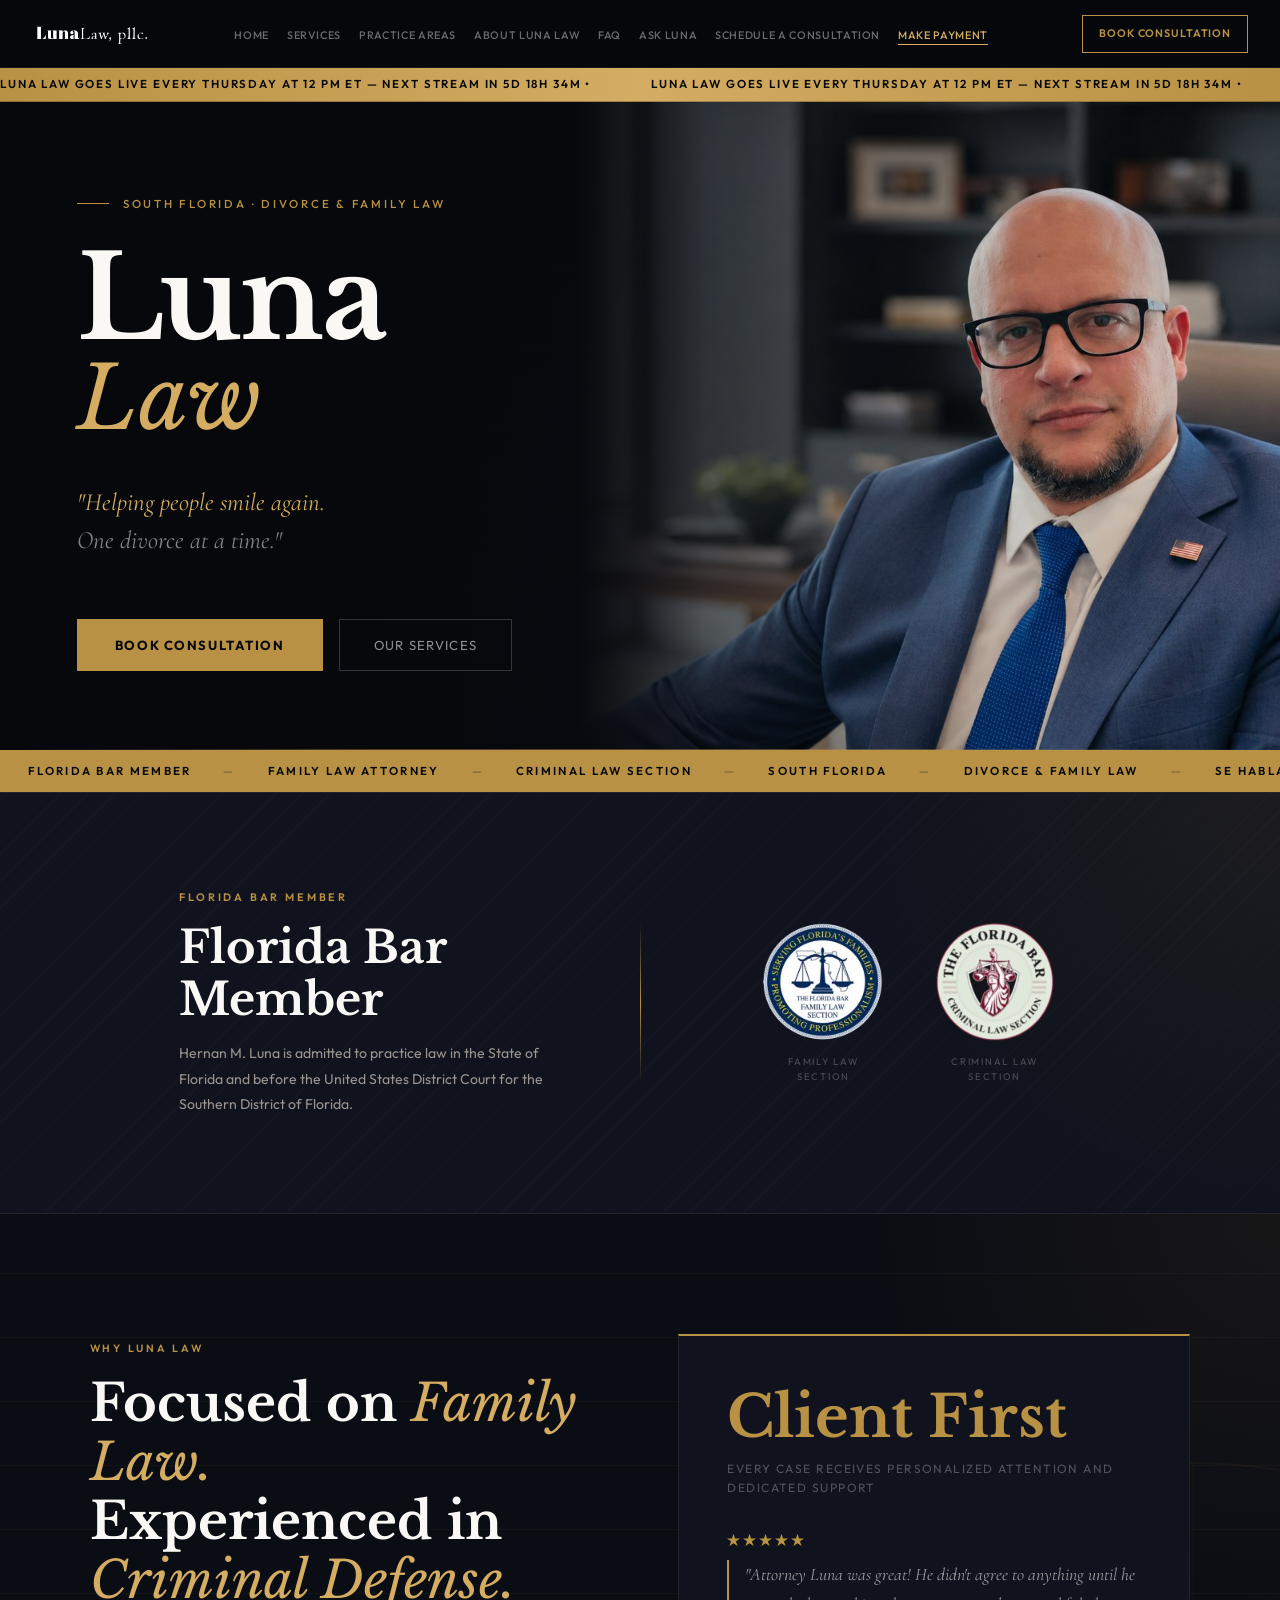
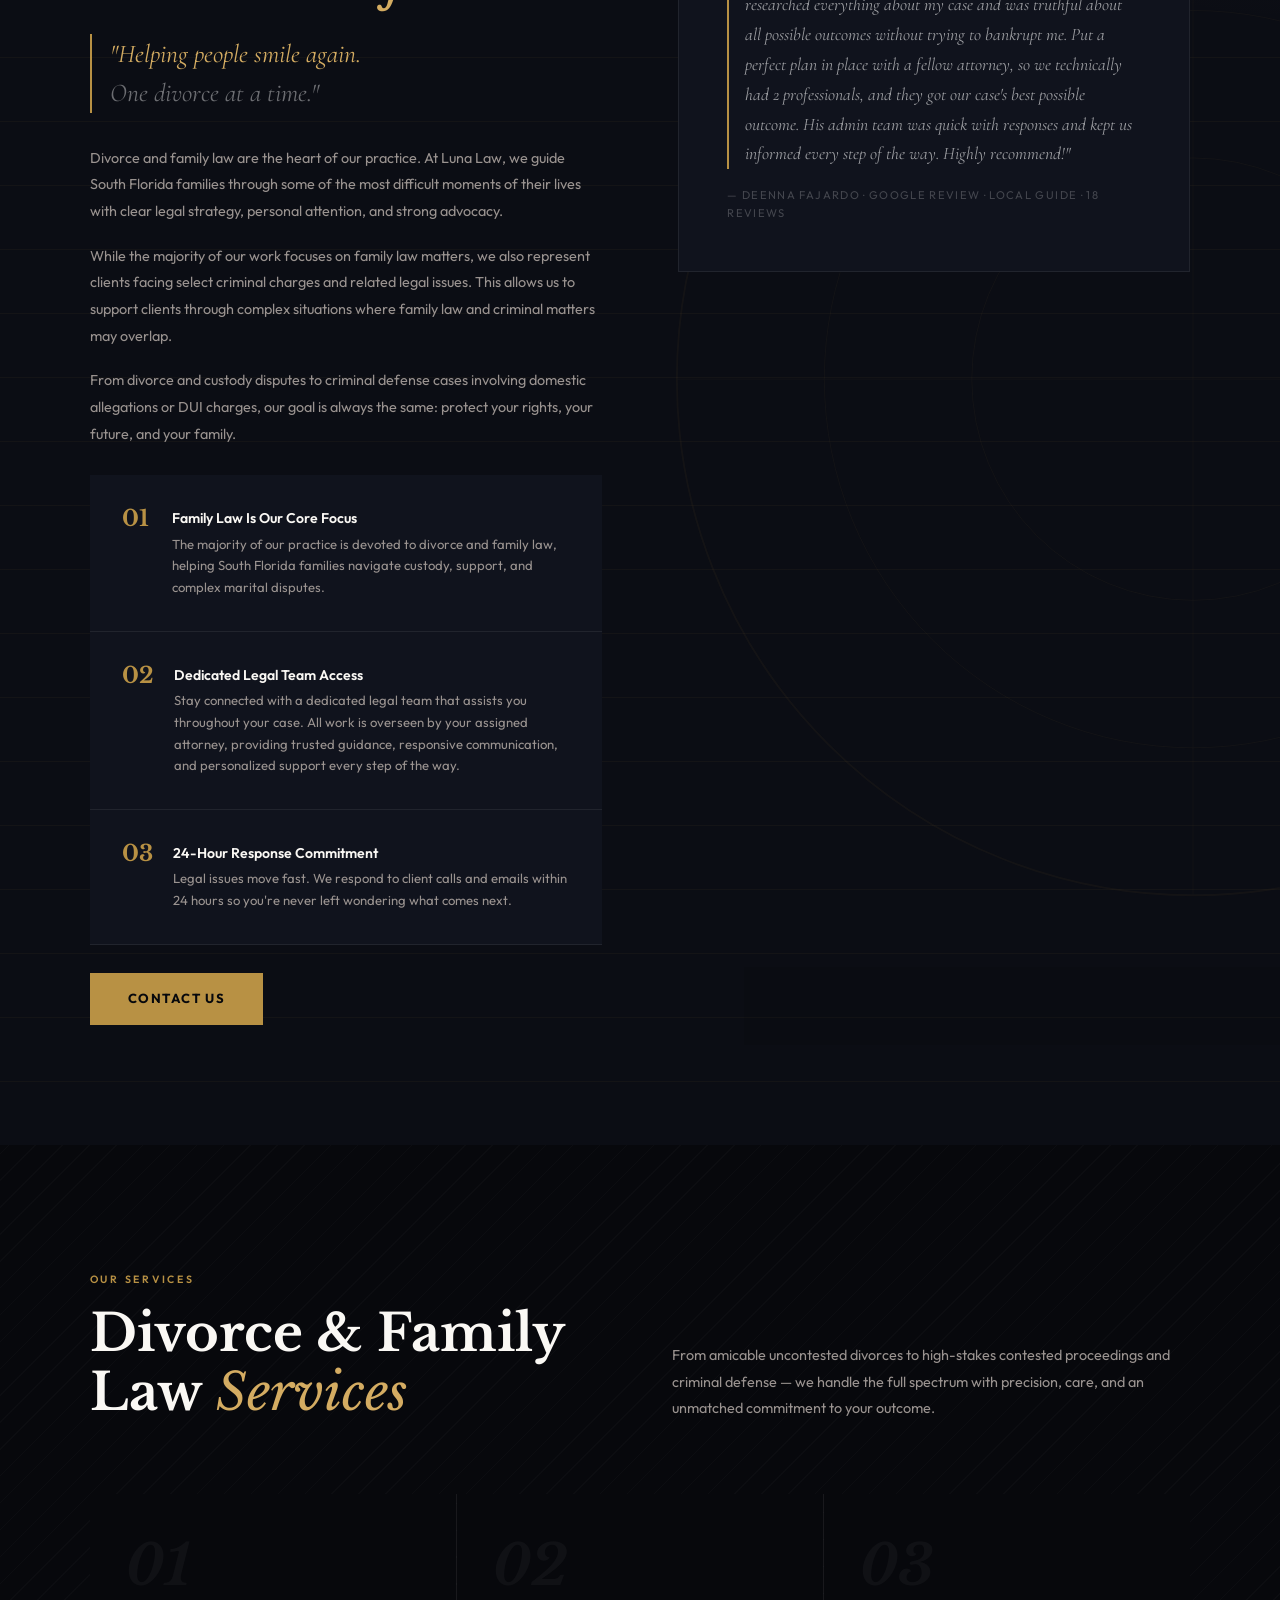
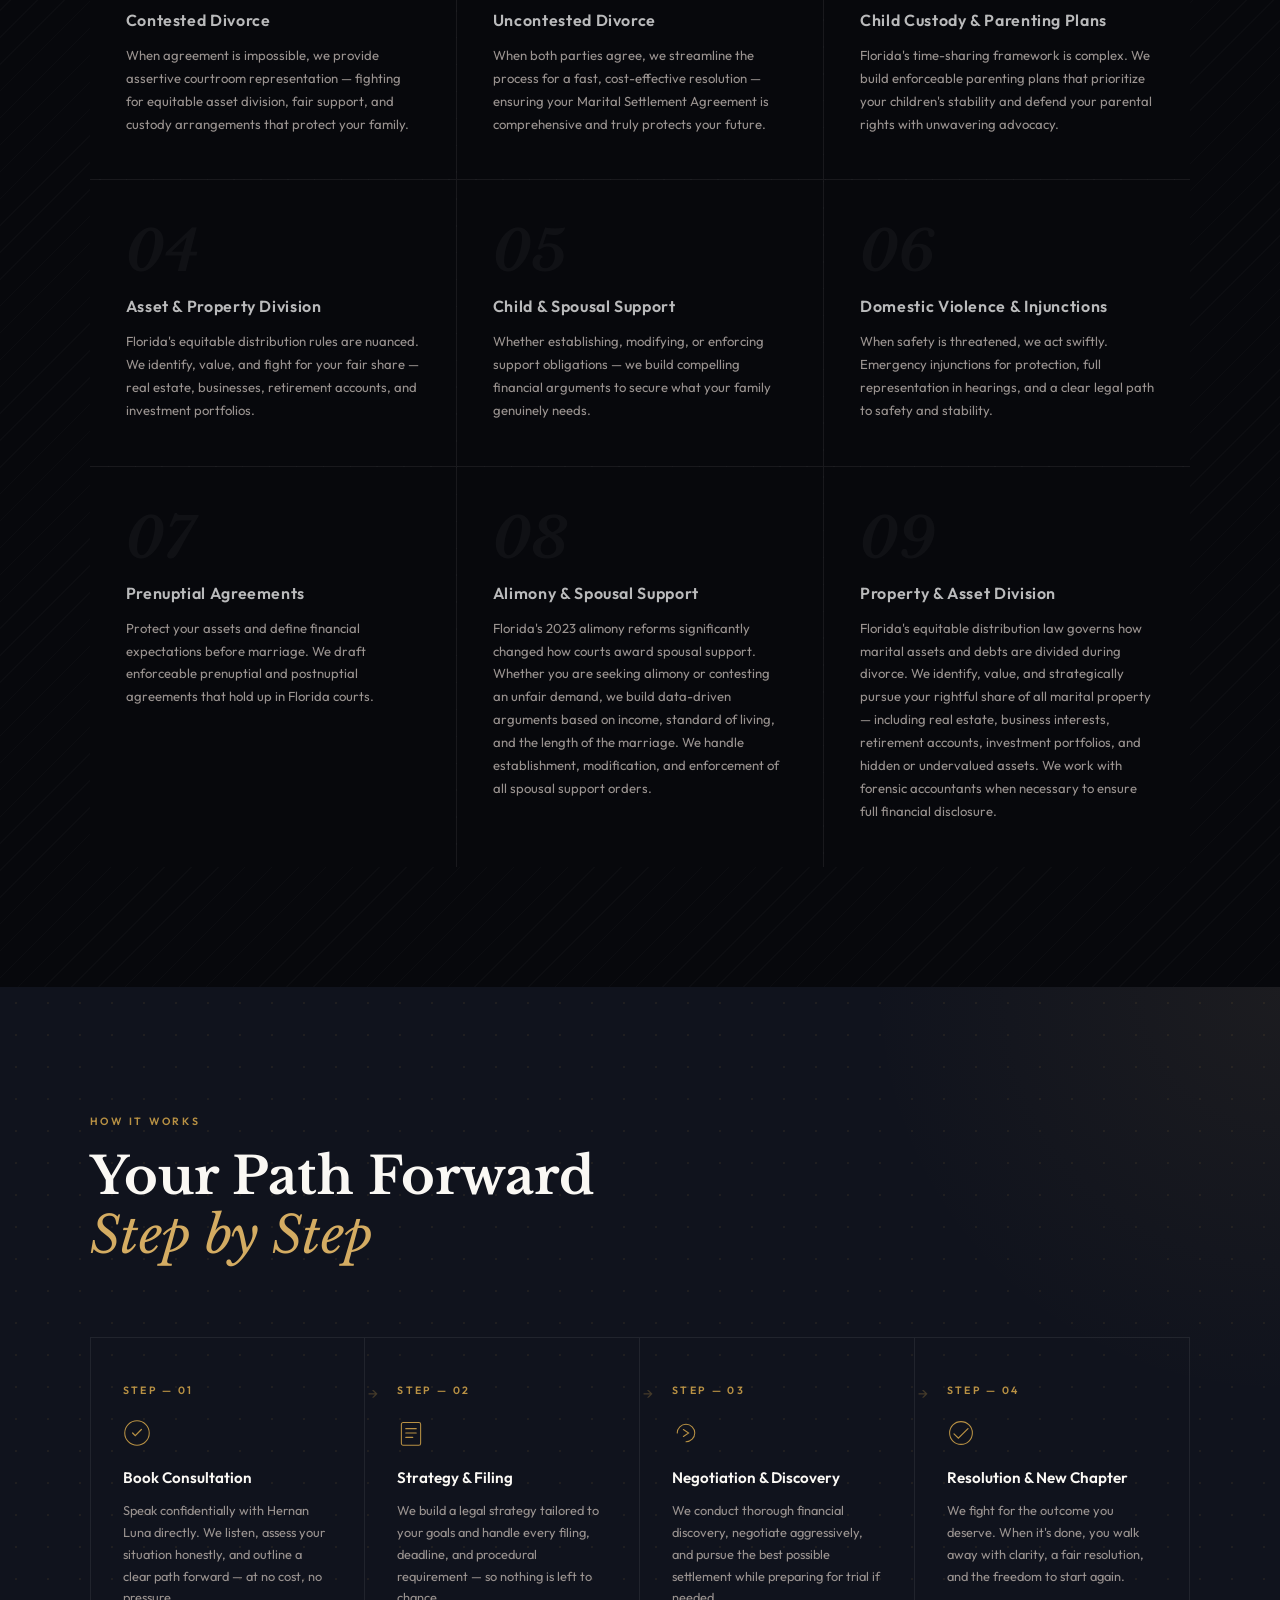
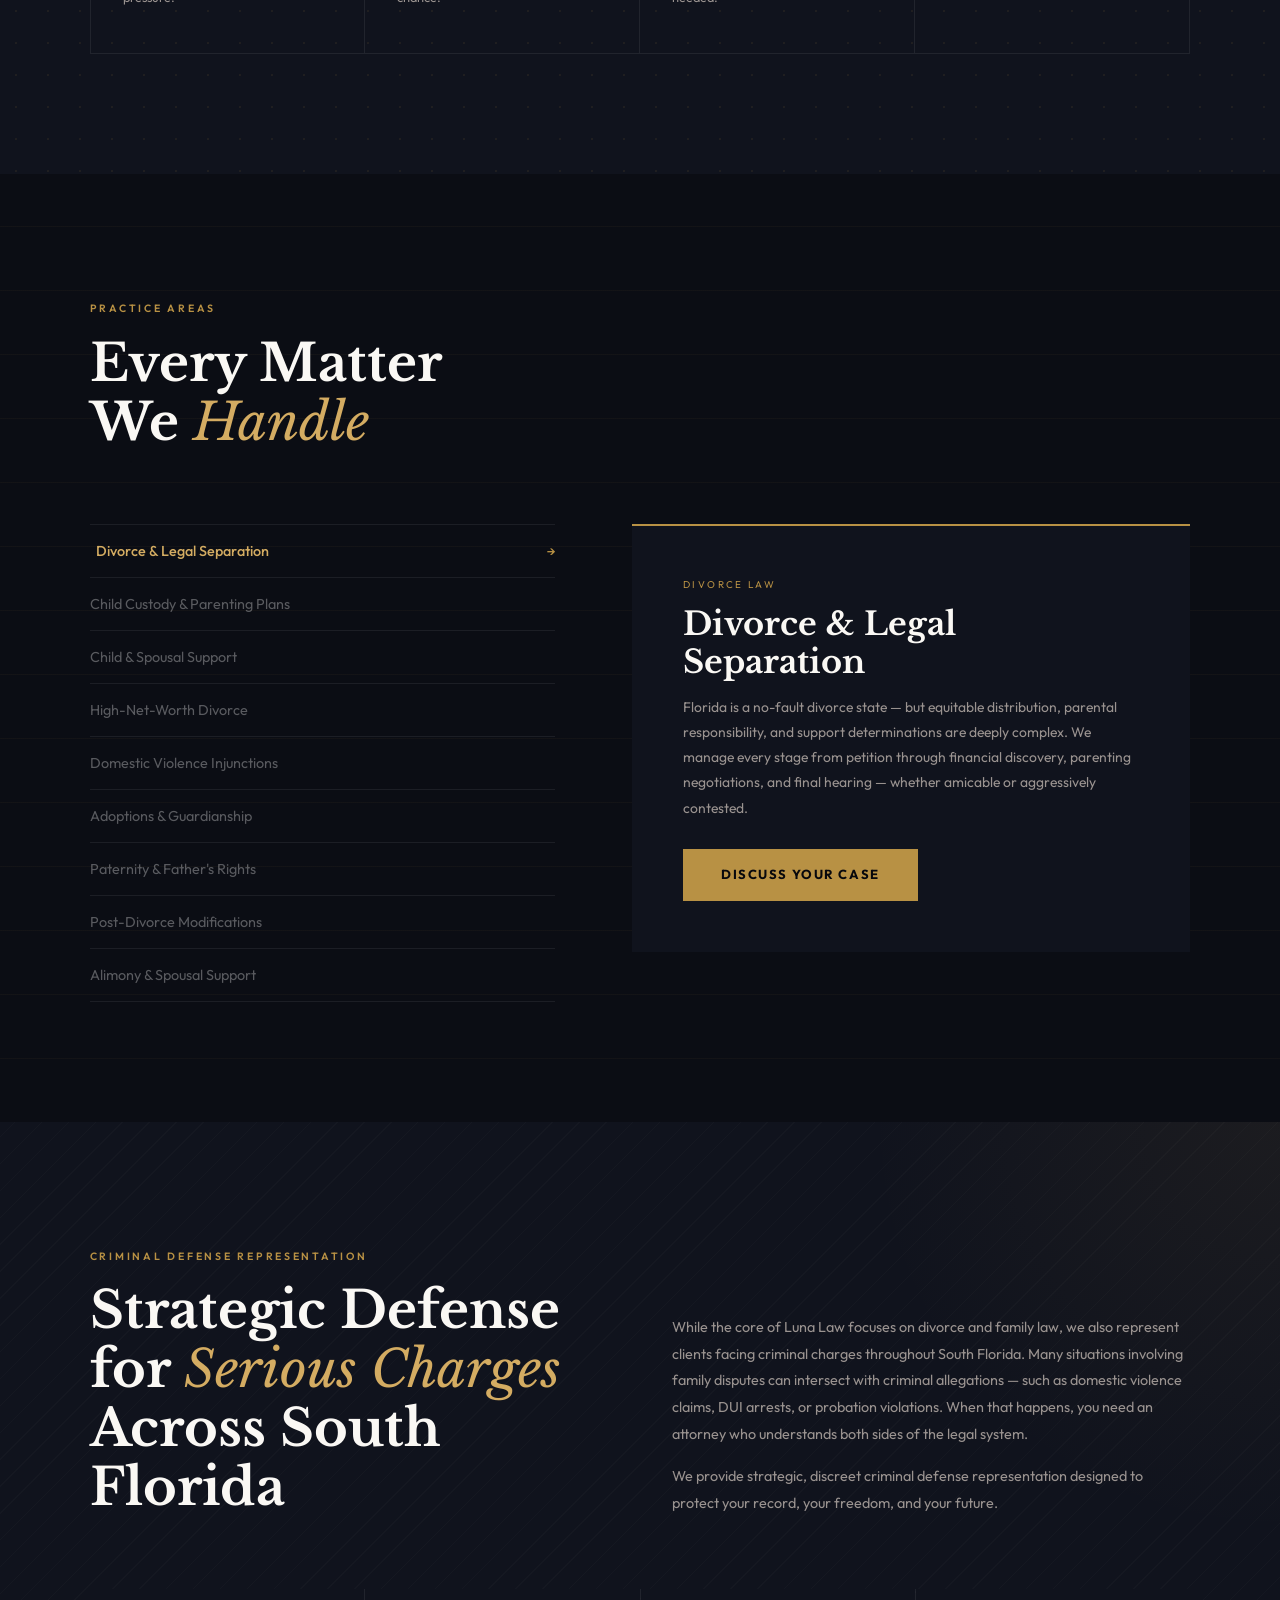
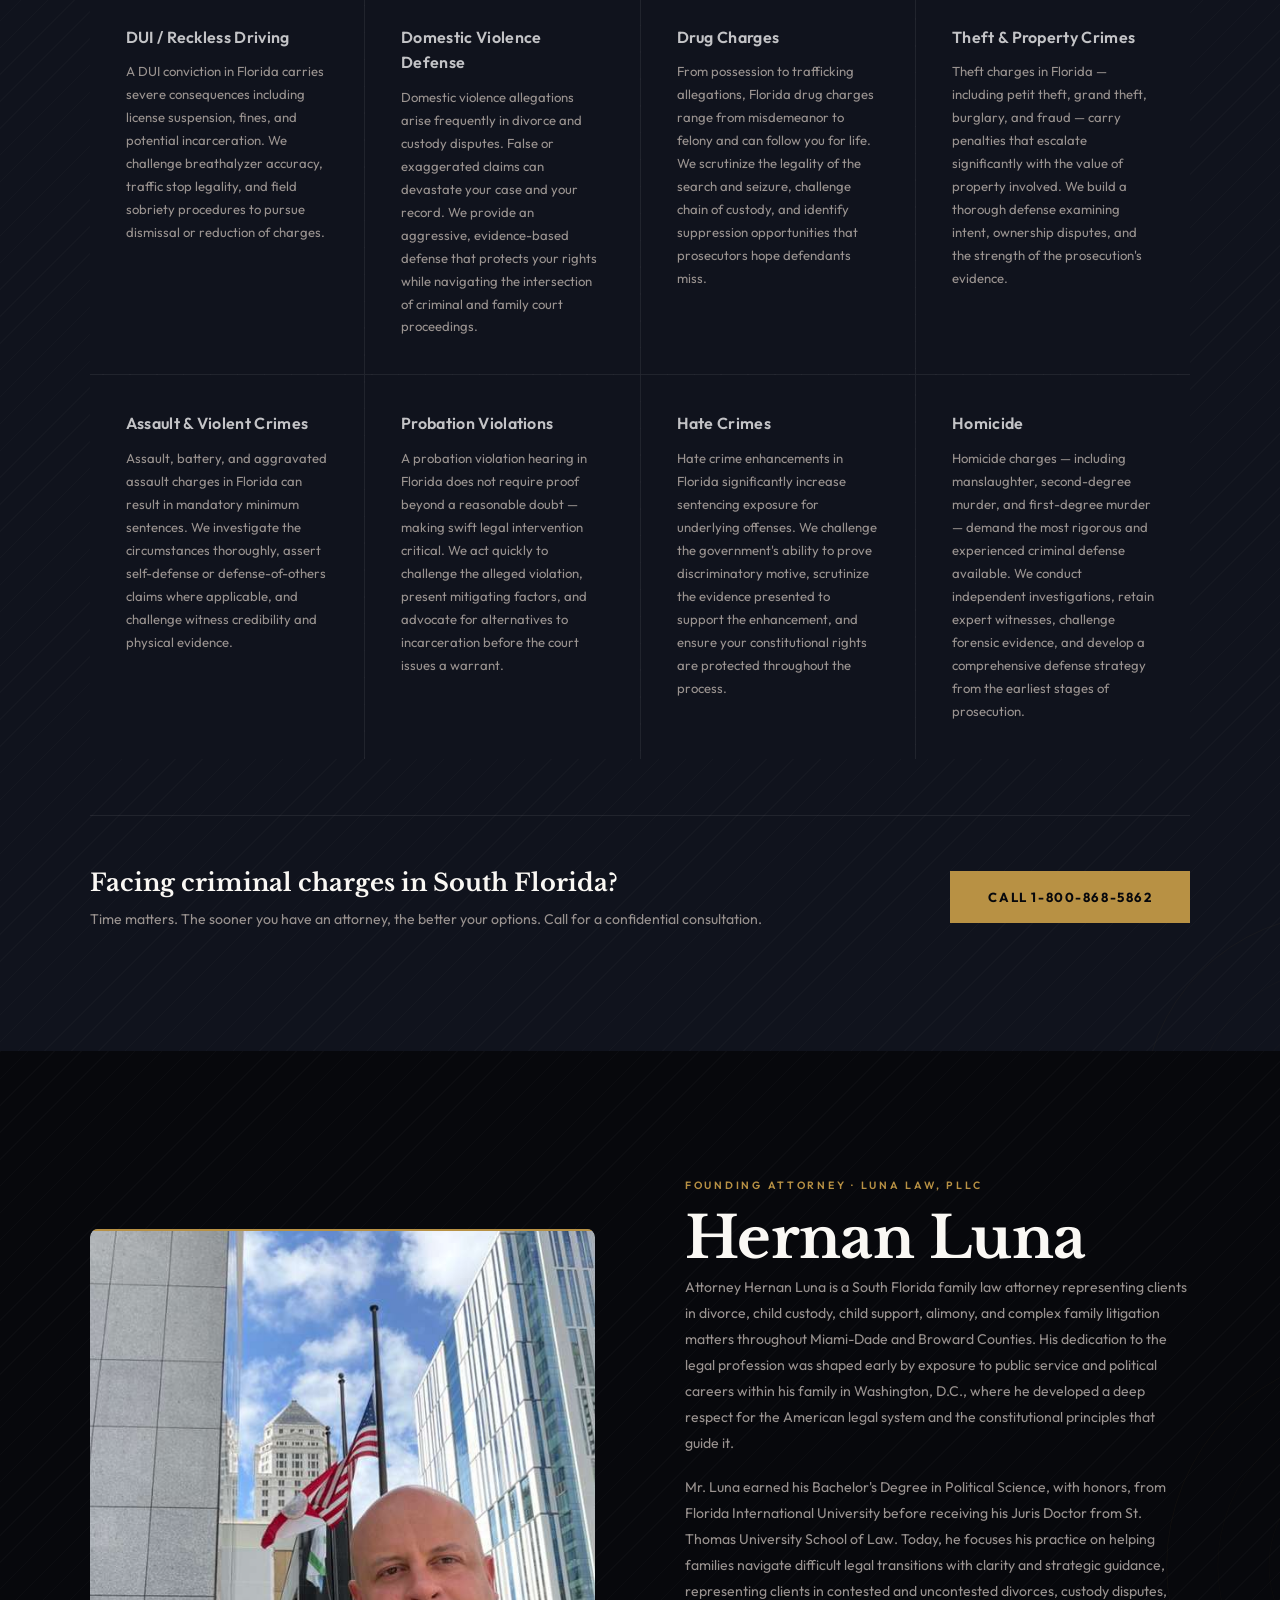
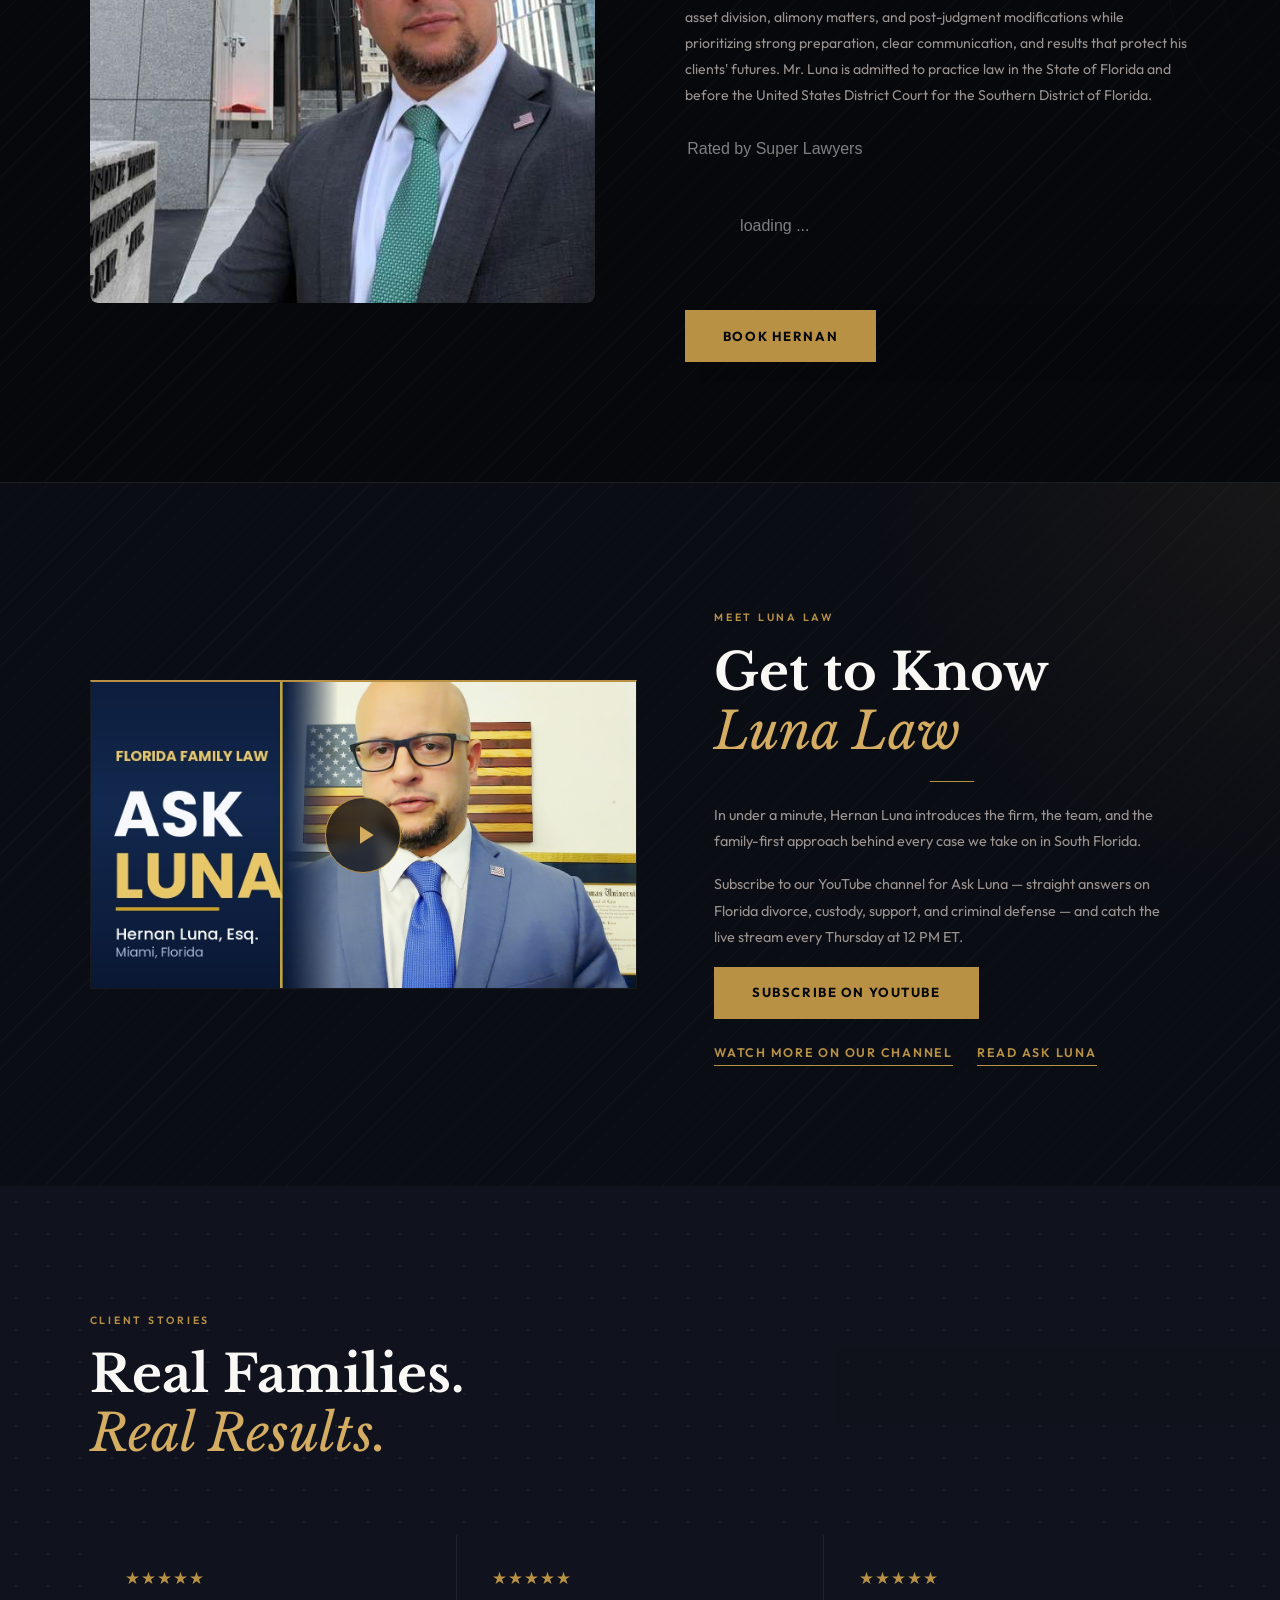
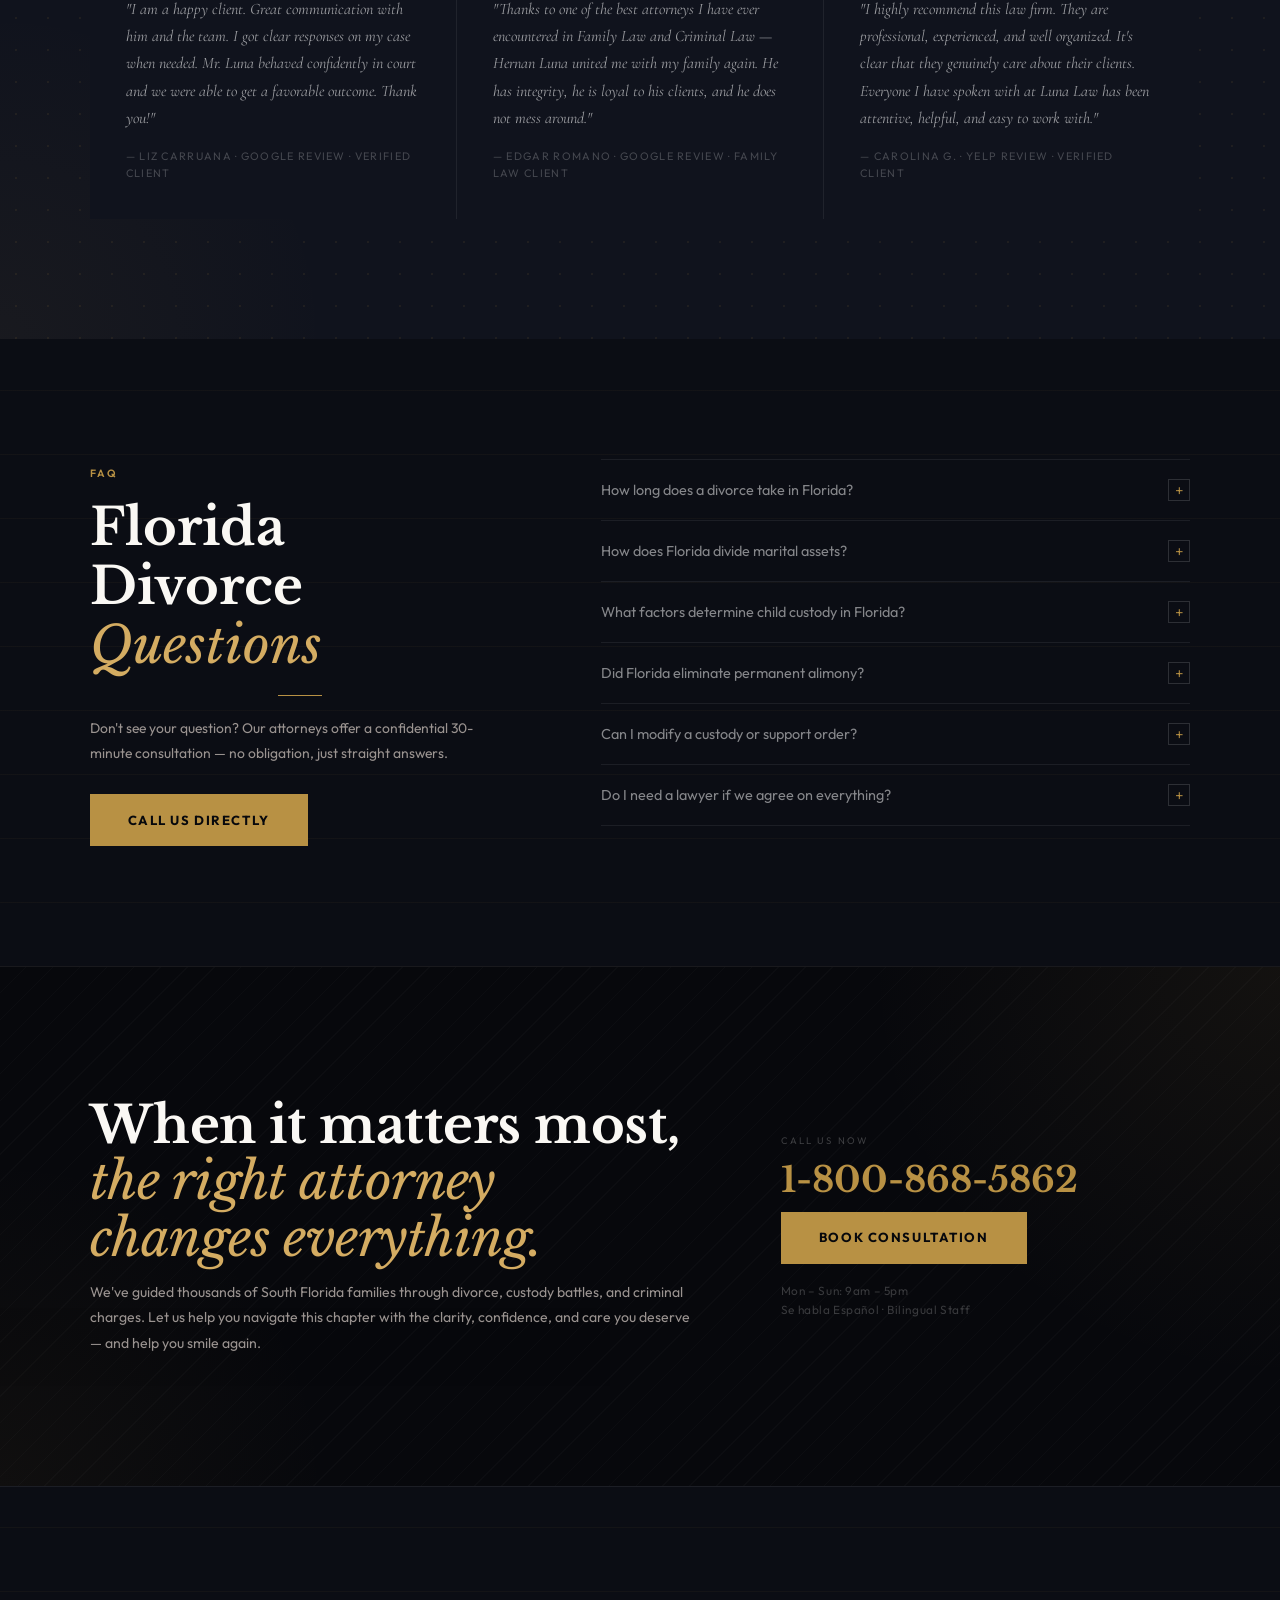
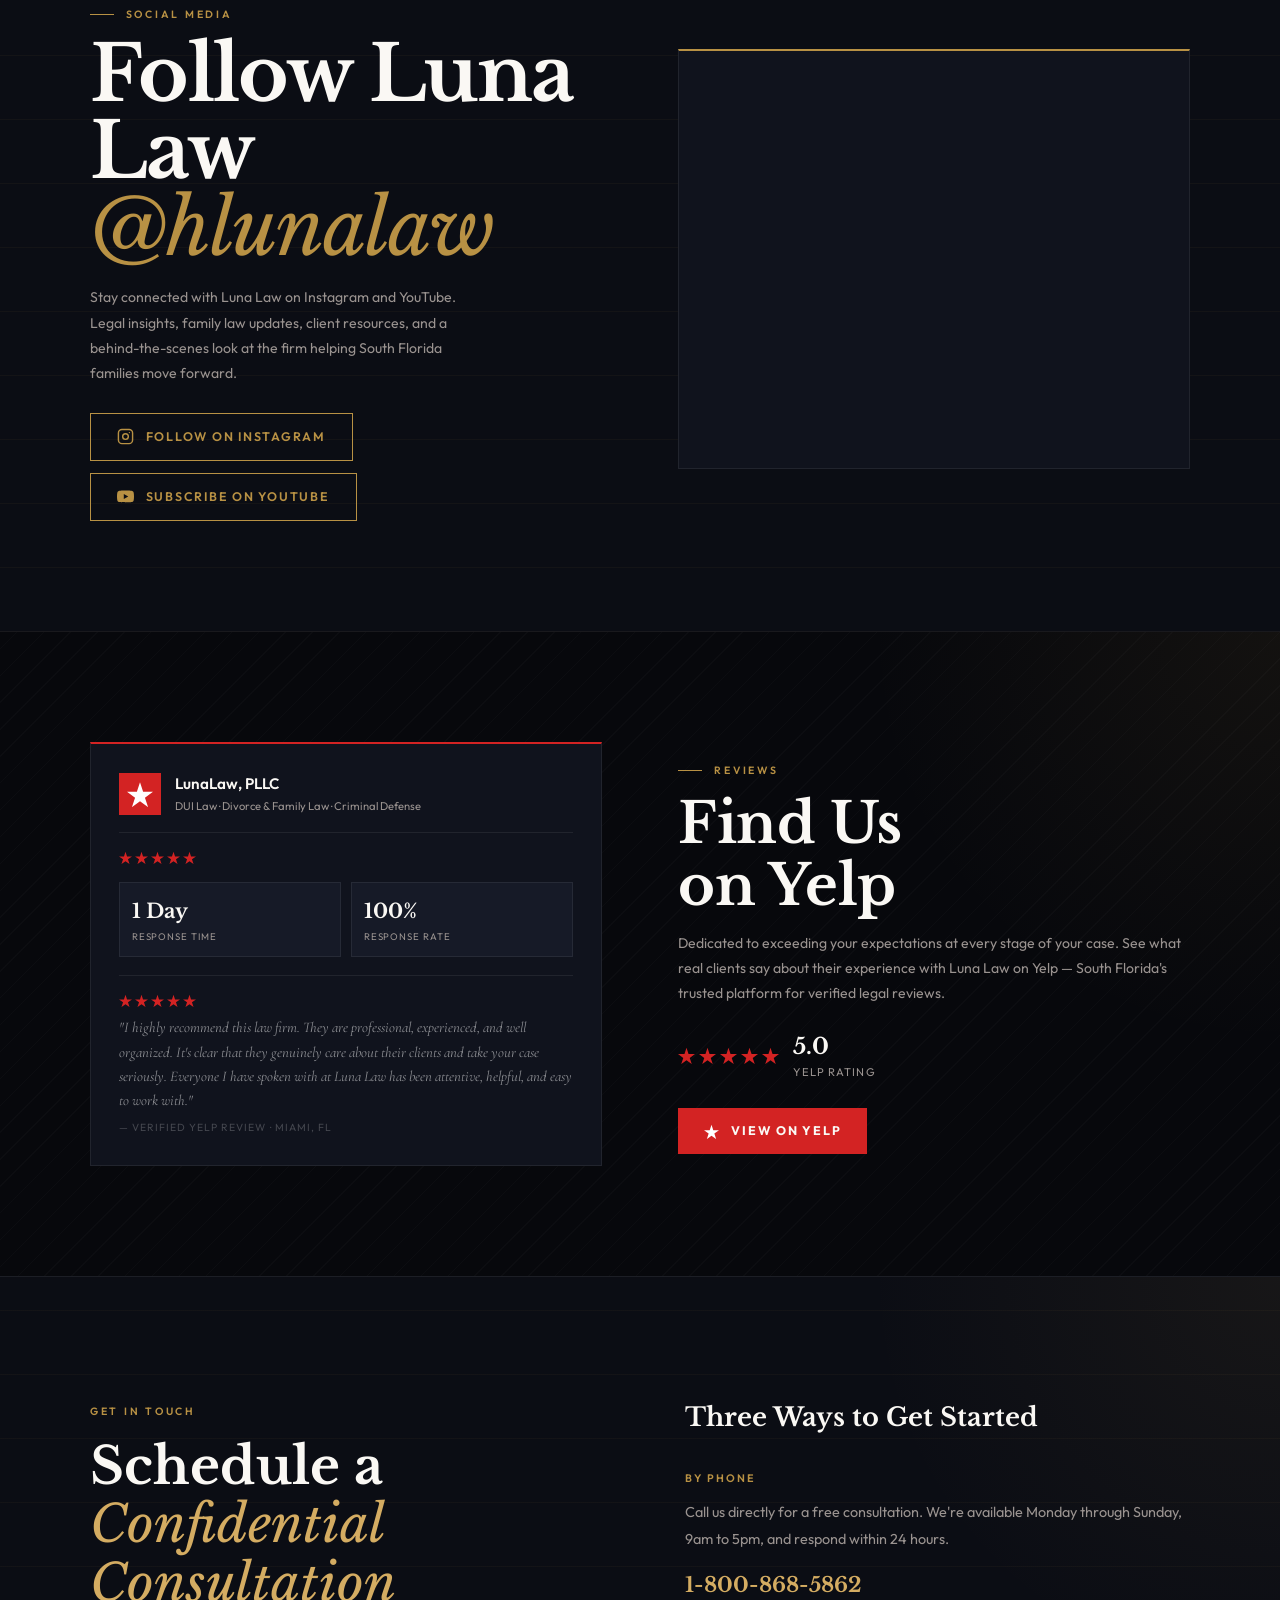
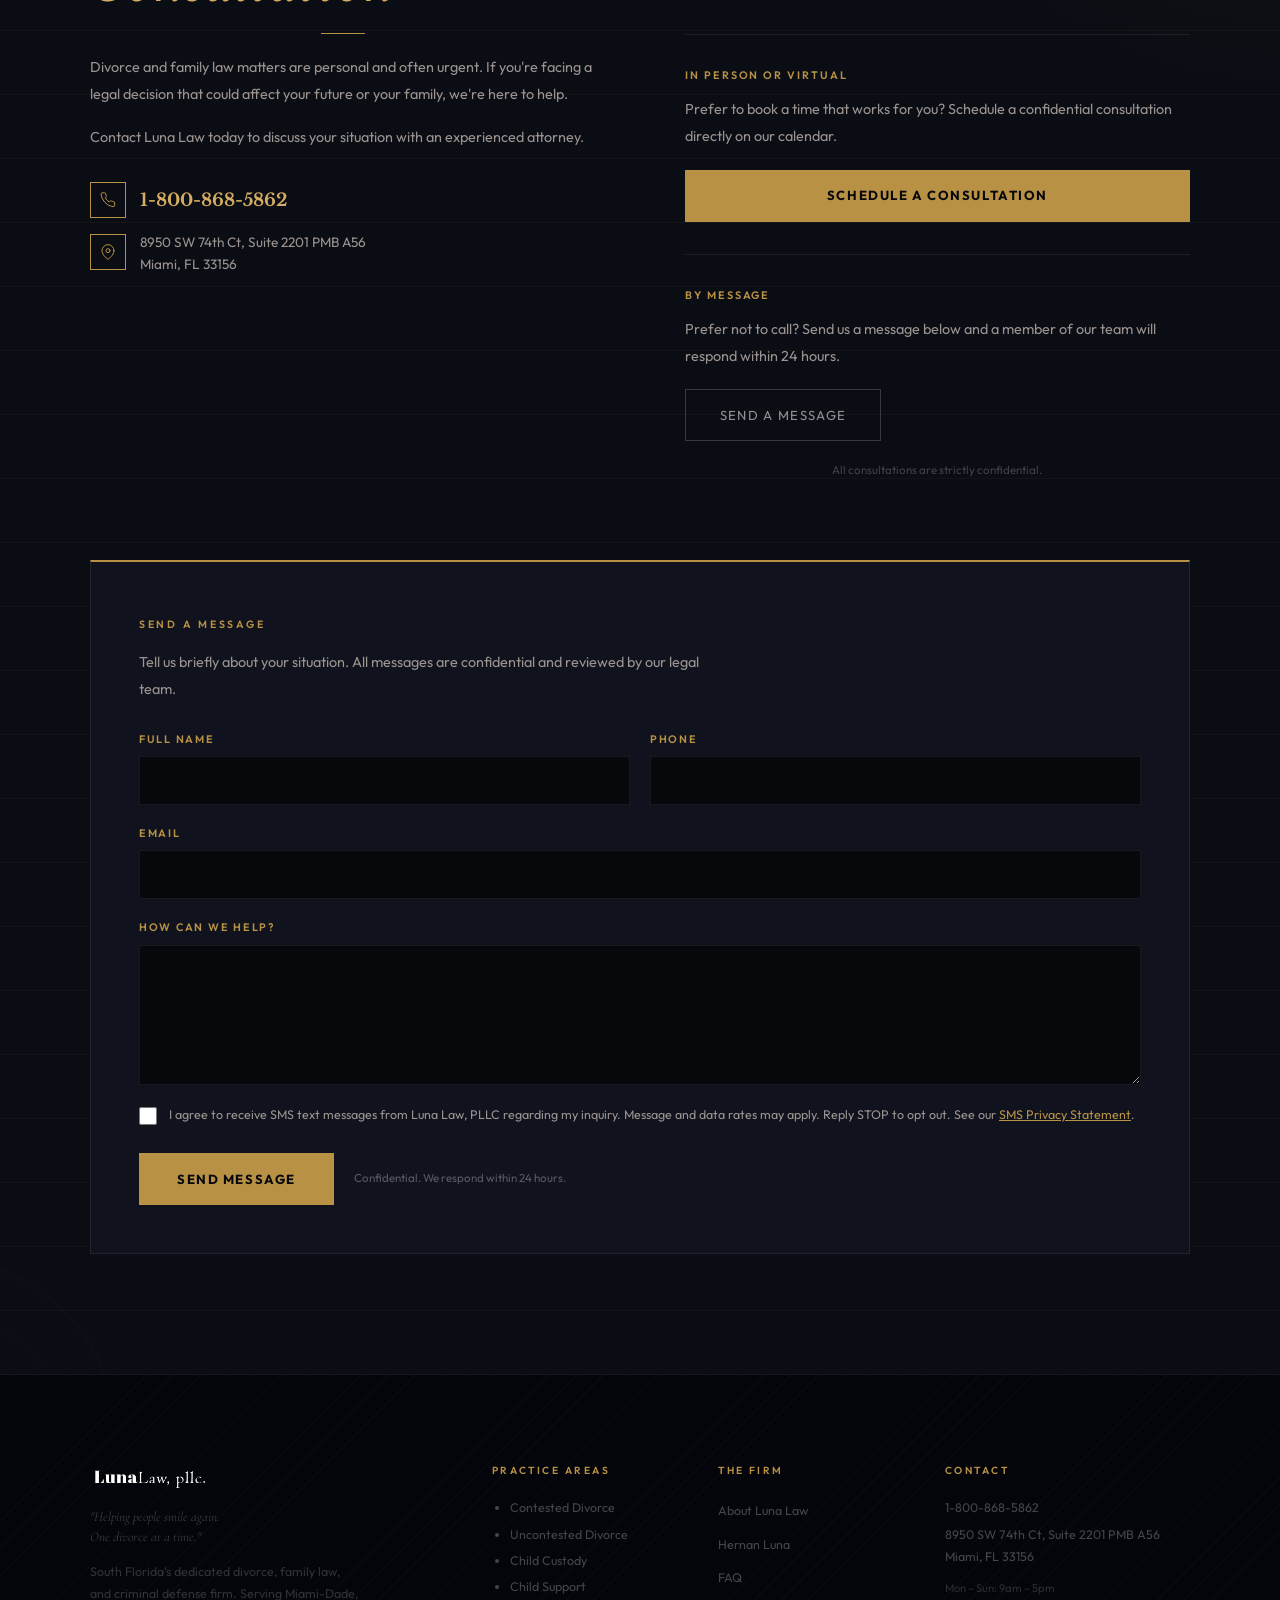
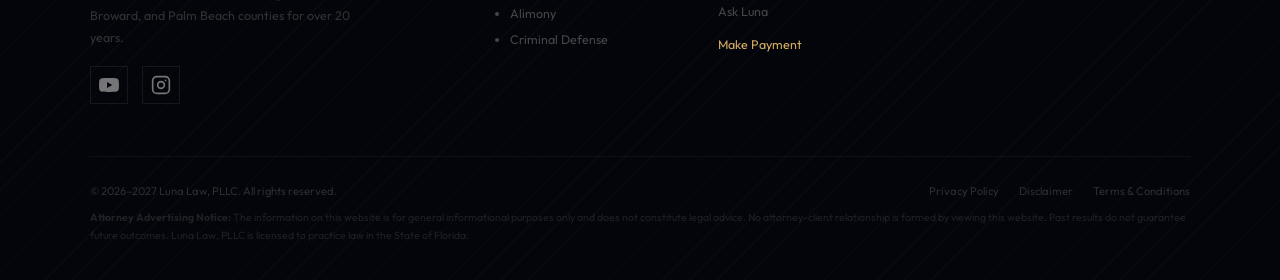
<file: index.html>
<!DOCTYPE html>
<html lang="en">
<head>
<!-- Google tag (gtag.js) -->
<script async src="https://www.googletagmanager.com/gtag/js?id=G-KQM1N2SDG9"></script>
<script>
  window.dataLayer = window.dataLayer || [];
  function gtag(){dataLayer.push(arguments);}
  gtag('js', new Date());
  gtag('config', 'G-KQM1N2SDG9');
</script>
<meta charset="UTF-8">
<meta name="viewport" content="width=device-width, initial-scale=1.0">
<meta name="description" content="Luna Law, PLLC represents clients in divorce, child custody, alimony, and criminal defense throughout Miami-Dade and Broward Counties. Florida Bar member Hernan Luna. Free consultation: 1-800-868-5862.">
<title>Luna Law, PLLC | Miami Divorce &amp; Family Law Attorney | South Florida</title>
<link rel="canonical" href="https://hlunalaw.com/">
<meta property="og:type" content="website">
<meta property="og:site_name" content="Luna Law, PLLC">
<meta property="og:title" content="Luna Law, PLLC | Miami Divorce &amp; Family Law Attorney | South Florida">
<meta property="og:description" content="Luna Law, PLLC represents clients in divorce, child custody, alimony, and criminal defense throughout Miami-Dade and Broward Counties. Free consultation: 1-800-868-5862.">
<meta property="og:url" content="https://hlunalaw.com/">
<meta property="og:image" content="https://hlunalaw.com/assets/team.jpg">
<meta property="og:locale" content="en_US">
<meta name="robots" content="index, follow">
<meta name="author" content="Luna Law, PLLC">
<meta name="geo.region" content="US-FL">
<meta name="geo.placename" content="Miami, Florida">
<meta name="geo.position" content="25.6744;-80.3343">
<meta name="ICBM" content="25.6744, -80.3343">
<meta name="twitter:card" content="summary_large_image">
<meta name="twitter:title" content="Luna Law, PLLC | Miami Divorce &amp; Family Law Attorney | South Florida">
<meta name="twitter:description" content="Divorce, child custody, alimony, and criminal defense in Miami-Dade and Broward Counties. Free consultation: 1-800-868-5862.">
<meta name="twitter:image" content="https://hlunalaw.com/assets/team.jpg">
<script type="application/ld+json">
{
  "@context": "https://schema.org",
  "@type": "LegalService",
  "name": "Luna Law, PLLC",
  "alternateName": "LunaLaw PLLC",
  "url": "https://hlunalaw.com",
  "logo": "https://hlunalaw.com/assets/logo.png",
  "image": "https://hlunalaw.com/assets/team.jpg",
  "description": "Luna Law, PLLC is a South Florida law firm specializing in divorce, family law, and criminal defense. Founded by Hernan M. Luna, Esq., a member of The Florida Bar practicing Family Law and Criminal Law.",
  "address": {
    "@type": "PostalAddress",
    "streetAddress": "8950 SW 74th Ct, Suite 2201 PMB A56",
    "addressLocality": "Miami",
    "addressRegion": "FL",
    "postalCode": "33156",
    "addressCountry": "US"
  },
  "geo": {
    "@type": "GeoCoordinates",
    "latitude": 25.6744,
    "longitude": -80.3343
  },
  "telephone": "+18008685862",
  "email": "info@hlunalaw.com",
  "openingHours": "Mo-Su 09:00-17:00",
  "priceRange": "$$",
  "areaServed": ["Miami-Dade County", "Broward County", "Palm Beach County", "Monroe County"],
  "serviceType": ["Divorce Law", "Family Law", "Child Custody", "Criminal Defense", "Alimony", "Property Division"],
  "founder": {
    "@type": "Person",
    "name": "Hernan M. Luna",
    "jobTitle": "Founding Attorney",
    "hasCredential": ["Member - The Florida Bar", "Admitted - U.S. District Court, Southern District of Florida"]
  },
  "sameAs": [
    "https://www.yelp.com/biz/lunalaw-miami",
    "https://www.instagram.com/hlunalaw",
    "https://www.youtube.com/@LunaLawMiami",
    "https://profiles.superlawyers.com/florida/miami/lawyer/hernan-luna/1121e539-f2ba-4d1b-8c7e-0c1e7f98e66c.html"
  ]
}
</script>
<script type="application/ld+json">
{
  "@context": "https://schema.org",
  "@type": "VideoObject",
  "name": "ASK LUNA — Welcome | Florida Family Law Questions, Answered | Hernan Luna, Miami Divorce Attorney",
  "description": "Hernan Luna of Luna Law, PLLC introduces the firm and the ASK LUNA channel: straight answers to the questions Florida families actually ask about divorce, parenting plans, paternity, relocation, property division, and injunctions, from a Miami family law and criminal defense attorney.",
  "thumbnailUrl": [
    "https://hlunalaw.com/assets/intro-video-poster.jpg",
    "https://i.ytimg.com/vi/h54zNLlksV0/hqdefault.jpg"
  ],
  "uploadDate": "2026-09-19T14:21:07-07:00",
  "duration": "PT39S",
  "contentUrl": "https://www.youtube.com/watch?v=h54zNLlksV0",
  "embedUrl": "https://www.youtube-nocookie.com/embed/h54zNLlksV0",
  "publisher": {
    "@type": "Organization",
    "name": "Luna Law, PLLC",
    "logo": {
      "@type": "ImageObject",
      "url": "https://hlunalaw.com/assets/logo.png"
    }
  },
  "author": {
    "@type": "Person",
    "name": "Hernan M. Luna"
  }
}
</script>
<link rel="preconnect" href="https://fonts.googleapis.com">
<link rel="preconnect" href="https://fonts.gstatic.com" crossorigin>
<link href="https://fonts.googleapis.com/css2?family=Libre+Baskerville:ital,wght@0,400;0,700;1,400&family=Outfit:wght@300;400;500;600;700&family=Cormorant+Garamond:ital,wght@1,300;1,400;1,500&display=swap" rel="stylesheet" media="print" onload="this.media='all'">
<noscript><link href="https://fonts.googleapis.com/css2?family=Libre+Baskerville:ital,wght@0,400;0,700;1,400&family=Outfit:wght@300;400;500;600;700&family=Cormorant+Garamond:ital,wght@1,300;1,400;1,500&display=swap" rel="stylesheet"></noscript>

<link rel="stylesheet" href="css/styles.css">
<link rel="preload" as="image" href="assets/hernan-hero.jpg" imagesrcset="assets/hernan-hero-mobile.jpg 860w, assets/hernan-hero.jpg 1619w" media="(min-width: 861px)">
<link rel="preload" as="image" href="assets/hernan-hero-mobile.jpg" media="(max-width: 860px)">
</head>
<body>
<a class="skip" href="#main">Skip to main content</a>
<header role="banner">
  <nav class="nav" aria-label="Main navigation">
    <a href="#" class="nav-logo" aria-label="Luna Law Home"><img src="assets/logo.png" alt="Luna Law, PLLC" width="220" height="55"></a>
    <ul class="nav-links" role="list">
      <li><a href="index.html">Home</a></li>
      <li><a href="#services">Services</a></li>
      <li><a href="#practice">Practice Areas</a></li>
      <li><a href="about.html">About Luna Law</a></li>
      <li><a href="faq.html">FAQ</a></li>
      <li><a href="ask-luna/">Ask Luna</a></li>
      <li class="nav-schedule"><a href="https://calendly.com/hernanlunalaw" onclick="gtag('event', 'book_consultation_click', {'event_category': 'engagement', 'event_label': 'Calendly Booking'});" target="_blank" rel="noopener noreferrer">Schedule a Consultation</a></li>
      <li><a href="https://secure.lawpay.com/pages/luna/operating" onclick="gtag('event', 'make_payment_click', {'event_category': 'engagement', 'event_label': 'LawPay Payment'});" target="_blank" rel="noopener noreferrer" style="color:var(--gold-lt);border-bottom-color:var(--gold-lt)">Make Payment</a></li>
    </ul>
    <a href="https://calendly.com/hernanlunalaw" onclick="gtag('event', 'book_consultation_click', {'event_category': 'engagement', 'event_label': 'Calendly Booking'});" target="_blank" rel="noopener noreferrer" class="nav-cta">Book Consultation</a>
    <button class="nav-toggle" aria-label="Open menu" aria-expanded="false" aria-controls="nav-drawer" id="nav-btn">
      <span aria-hidden="true"></span><span aria-hidden="true"></span><span aria-hidden="true"></span>
    </button>
  </nav>
  <nav class="nav-drawer" id="nav-drawer" aria-label="Mobile navigation" aria-hidden="true">
    <a href="index.html">Home</a><a href="#services">Services</a><a href="#practice">Practice Areas</a><a href="about.html">About Luna Law</a><a href="faq.html">FAQ</a><a href="ask-luna/">Ask Luna</a><a href="https://calendly.com/hernanlunalaw" onclick="gtag('event', 'book_consultation_click', {'event_category': 'engagement', 'event_label': 'Calendly Booking'});" target="_blank" rel="noopener noreferrer">Schedule a Consultation</a>
    <a href="https://secure.lawpay.com/pages/luna/operating" onclick="gtag('event', 'make_payment_click', {'event_category': 'engagement', 'event_label': 'LawPay Payment'});" target="_blank" rel="noopener noreferrer" style="font-family:'Outfit',sans-serif;font-style:normal;font-size:.85rem;letter-spacing:.14em;text-transform:uppercase;color:var(--gold-lt);">Make Payment</a>
    <a href="tel:+18008685862" onclick="gtag('event', 'phone_call_click', {'event_category': 'engagement', 'event_label': 'Phone Call'});" class="drawer-phone">1-800-868-5862</a>
    <a href="https://calendly.com/hernanlunalaw" onclick="gtag('event', 'book_consultation_click', {'event_category': 'engagement', 'event_label': 'Calendly Booking'});" target="_blank" rel="noopener noreferrer" class="drawer-cta">Book Consultation</a>
  </nav>
</header>
<a class="live-ticker" id="live-ticker" href="https://www.youtube.com/@UnoNextLatino" target="_blank" rel="noopener noreferrer" onclick="gtag('event', 'watch_live_click', {'event_category': 'engagement', 'event_label': 'YouTube Live Banner'});" aria-label="Luna Law is live on YouTube every Thursday at 12 PM Eastern. Watch the stream.">
  <div class="live-ticker-track" aria-hidden="true">
    <span class="live-ticker-content" id="ticker-a"></span><span class="live-ticker-content" id="ticker-b"></span>
  </div>
</a>

<main id="main">

<!-- HERO -->
<section class="hero" aria-labelledby="hero-h">
  <div class="hero-bg" aria-hidden="true"></div>
  <div class="hero-tx-lines" aria-hidden="true"></div>
  <div class="hero-tx-gold-lines" aria-hidden="true"></div>
  <div class="hero-glow-tr" aria-hidden="true"></div>
  <div class="hero-horizon" aria-hidden="true"></div>

  <div class="hero-photo-bg" aria-hidden="true">
    <picture>
      <source media="(max-width: 860px)" srcset="assets/hernan-hero-mobile.jpg">
      <img src="assets/hernan-hero.jpg" alt="Hernan Luna, Founding Attorney at Luna Law PLLC — South Florida divorce and family law" fetchpriority="high" decoding="async" width="1619" height="972" style="width:100%;height:100%;object-fit:cover;object-position:right center;display:block;">
    </picture>
  </div>
  <div class="hero-photo-overlay" aria-hidden="true"></div>

  <img class="hero-sig" src="assets/sig.png" alt="" role="presentation" width="300" height="78" loading="lazy" decoding="async">

  <div class="hero-inner">
    <div class="hero-pre" aria-hidden="true">
      <span class="hero-pre-line"></span>
      <span class="hero-pre-text">South Florida · Divorce &amp; Family Law</span>
    </div>
    <h1 class="hero-title" id="hero-h">Luna<br><span class="hero-title-accent">Law</span></h1>
    <p class="hero-tagline"><strong>"Helping people smile again.</strong><br>One divorce at a time."</p>
    <div class="hero-actions">
      <a href="https://calendly.com/hernanlunalaw" onclick="gtag('event', 'book_consultation_click', {'event_category': 'engagement', 'event_label': 'Calendly Booking'});" target="_blank" rel="noopener noreferrer" class="btn-gold">Book Consultation</a>
      <a href="#services" class="btn-ghost-lt">Our Services</a>
    </div>
  </div>
</section>

<!-- MARQUEE -->
<div class="marquee-strip" aria-hidden="true">
  <div class="marquee-track">
    <span>Florida Bar Member</span><span class="sep">—</span><span>Family Law Attorney</span><span class="sep">—</span><span>Criminal Law Section</span><span class="sep">—</span><span>South Florida</span><span class="sep">—</span><span>Divorce &amp; Family Law</span><span class="sep">—</span><span>Se Habla Español</span><span class="sep">—</span><span>Book Consultation</span><span class="sep">—</span><span>Miami-Dade · Broward · Palm Beach</span><span class="sep">—</span>
    <span>Florida Bar Member</span><span class="sep">—</span><span>Family Law Attorney</span><span class="sep">—</span><span>Criminal Law Section</span><span class="sep">—</span><span>South Florida</span><span class="sep">—</span><span>Divorce &amp; Family Law</span><span class="sep">—</span><span>Se Habla Español</span><span class="sep">—</span><span>Book Consultation</span><span class="sep">—</span><span>Miami-Dade · Broward · Palm Beach</span><span class="sep">—</span>
  </div>
</div>

<!-- CREDENTIALS -->
<section class="credentials" aria-labelledby="creds-h">
  <div class="tx tx-lines" aria-hidden="true"></div>
  <div class="corner-glow" aria-hidden="true"></div>
  <div class="section-wrap">
  <div class="creds-inner">
    <div class="creds-text reveal">
      <div class="creds-label">Florida Bar Member</div>
      <h2 class="creds-headline" id="creds-h">Florida Bar<br>Member</h2>
      <p style="font-size:.88rem;line-height:1.8;color:var(--muted);margin-top:14px;max-width:420px;">Hernan M. Luna is admitted to practice law in the State of Florida and before the United States District Court for the Southern District of Florida.</p>
    </div>
    <div class="creds-divider" aria-hidden="true"></div>
    <div class="creds-badges reveal">
      <div class="badge-item"><img src="assets/badge-family.png" alt="The Florida Bar — Family Law Section" width="120" height="120" loading="lazy" decoding="async"><span class="badge-caption">Family Law Section</span></div>
      <div class="badge-item"><img src="assets/badge-criminal.png" alt="The Florida Bar — Criminal Law Section" width="120" height="120" loading="lazy" decoding="async"><span class="badge-caption">Criminal Law Section</span></div>
    </div>
  </div>
  </div>
</section>

<!-- WHY -->
<section class="section why" aria-labelledby="why-h">
  <div class="tx tx-rules" aria-hidden="true"></div>
  <div class="corner-glow" aria-hidden="true"></div>
  <div class="section-wrap">
  <svg style="position:absolute;left:0;top:0;width:100%;height:100%;pointer-events:none;z-index:1;opacity:.05" viewBox="0 0 1200 700" preserveAspectRatio="xMidYMid slice" aria-hidden="true" fill="none">
    <circle cx="900" cy="350" r="280" stroke="#b89144" stroke-width="1"/>
    <circle cx="900" cy="350" r="200" stroke="#b89144" stroke-width="0.5"/>
    <circle cx="900" cy="350" r="120" stroke="#b89144" stroke-width="0.5"/>
    <line x1="620" y1="350" x2="1180" y2="350" stroke="#b89144" stroke-width="0.5"/>
    <line x1="900" y1="70" x2="900" y2="630" stroke="#b89144" stroke-width="0.5"/>
  </svg>
  <img class="why-sig" src="assets/sig.png" alt="" role="presentation" width="300" height="78" loading="lazy" decoding="async">
  <div class="why-grid">
    <div class="reveal">
      <div class="s-label"><span class="s-label-bar" aria-hidden="true"></span><span class="s-label-text">Why Luna Law</span></div>
      <h2 class="s-title" id="why-h">Focused on <em>Family Law.</em><br>Experienced in<br><em>Criminal Defense.</em></h2>
      <p class="why-tagline"><strong>"Helping people smile again.</strong><br>One divorce at a time."</p>
      <p class="why-body">Divorce and family law are the heart of our practice. At Luna Law, we guide South Florida families through some of the most difficult moments of their lives with clear legal strategy, personal attention, and strong advocacy.</p>
      <p class="why-body">While the majority of our work focuses on family law matters, we also represent clients facing select criminal charges and related legal issues. This allows us to support clients through complex situations where family law and criminal matters may overlap.</p>
      <p class="why-body">From divorce and custody disputes to criminal defense cases involving domestic allegations or DUI charges, our goal is always the same: protect your rights, your future, and your family.</p>
      <div class="why-pillars" role="list">
        <div class="pillar" role="listitem"><div class="pillar-num" aria-hidden="true">01</div><div><div class="pillar-title">Family Law Is Our Core Focus</div><div class="pillar-text">The majority of our practice is devoted to divorce and family law, helping South Florida families navigate custody, support, and complex marital disputes.</div></div></div>
        <div class="pillar" role="listitem"><div class="pillar-num" aria-hidden="true">02</div><div><div class="pillar-title">Dedicated Legal Team Access</div><div class="pillar-text">Stay connected with a dedicated legal team that assists you throughout your case. All work is overseen by your assigned attorney, providing trusted guidance, responsive communication, and personalized support every step of the way.</div></div></div>
        <div class="pillar" role="listitem"><div class="pillar-num" aria-hidden="true">03</div><div><div class="pillar-title">24-Hour Response Commitment</div><div class="pillar-text">Legal issues move fast. We respond to client calls and emails within 24 hours so you're never left wondering what comes next.</div></div></div>
      </div>
      <a href="https://calendly.com/hernanlunalaw" onclick="gtag('event', 'book_consultation_click', {'event_category': 'engagement', 'event_label': 'Calendly Booking'});" target="_blank" rel="noopener noreferrer" class="btn-gold">Contact Us</a>
    </div>
    <div class="why-panel reveal">
      <div class="why-big-num">Client First</div>
      <div class="why-big-lbl">Every case receives personalized attention and dedicated support</div>
      <div class="stars-row" aria-label="5 out of 5 stars"><svg class="star-svg" viewBox="0 0 20 20" aria-hidden="true"><path d="M10 1l2.4 7.3H20l-6.2 4.5 2.4 7.3L10 15.6l-6.2 4.5 2.4-7.3L0 8.3h7.6z"/></svg><svg class="star-svg" viewBox="0 0 20 20" aria-hidden="true"><path d="M10 1l2.4 7.3H20l-6.2 4.5 2.4 7.3L10 15.6l-6.2 4.5 2.4-7.3L0 8.3h7.6z"/></svg><svg class="star-svg" viewBox="0 0 20 20" aria-hidden="true"><path d="M10 1l2.4 7.3H20l-6.2 4.5 2.4 7.3L10 15.6l-6.2 4.5 2.4-7.3L0 8.3h7.6z"/></svg><svg class="star-svg" viewBox="0 0 20 20" aria-hidden="true"><path d="M10 1l2.4 7.3H20l-6.2 4.5 2.4 7.3L10 15.6l-6.2 4.5 2.4-7.3L0 8.3h7.6z"/></svg><svg class="star-svg" viewBox="0 0 20 20" aria-hidden="true"><path d="M10 1l2.4 7.3H20l-6.2 4.5 2.4 7.3L10 15.6l-6.2 4.5 2.4-7.3L0 8.3h7.6z"/></svg></div>
      <blockquote class="testimonial-quote">"Attorney Luna was great! He didn't agree to anything until he researched everything about my case and was truthful about all possible outcomes without trying to bankrupt me. Put a perfect plan in place with a fellow attorney, so we technically had 2 professionals, and they got our case's best possible outcome. His admin team was quick with responses and kept us informed every step of the way. Highly recommend!"</blockquote>
      <div class="testimonial-attr">— Deenna Fajardo · Google Review · Local Guide · 18 reviews</div>
    </div>
  </div>
  </div>
</section>

<!-- SERVICES -->
<section class="section services" id="services" aria-labelledby="svc-h">
  <div class="tx tx-lines" aria-hidden="true"></div>
  <div class="section-wrap">
  <div class="svc-header">
    <div class="reveal"><div class="s-label"><span class="s-label-bar" aria-hidden="true"></span><span class="s-label-text">Our Services</span></div><h2 class="s-title" id="svc-h">Divorce &amp; Family<br>Law <em>Services</em></h2></div>
    <p class="svc-intro reveal">From amicable uncontested divorces to high-stakes contested proceedings and criminal defense — we handle the full spectrum with precision, care, and an unmatched commitment to your outcome.</p>
  </div>
  <div class="svc-grid" role="list">
    <article class="svc-card reveal" role="listitem"><div class="svc-num" aria-hidden="true">01</div><h3 class="svc-title">Contested Divorce</h3><p class="svc-text">When agreement is impossible, we provide assertive courtroom representation — fighting for equitable asset division, fair support, and custody arrangements that protect your family.</p></article>
    <article class="svc-card reveal" role="listitem"><div class="svc-num" aria-hidden="true">02</div><h3 class="svc-title">Uncontested Divorce</h3><p class="svc-text">When both parties agree, we streamline the process for a fast, cost-effective resolution — ensuring your Marital Settlement Agreement is comprehensive and truly protects your future.</p></article>
    <article class="svc-card reveal" role="listitem"><div class="svc-num" aria-hidden="true">03</div><h3 class="svc-title">Child Custody &amp; Parenting Plans</h3><p class="svc-text">Florida's time-sharing framework is complex. We build enforceable parenting plans that prioritize your children's stability and defend your parental rights with unwavering advocacy.</p></article>
    <article class="svc-card reveal" role="listitem"><div class="svc-num" aria-hidden="true">04</div><h3 class="svc-title">Asset &amp; Property Division</h3><p class="svc-text">Florida's equitable distribution rules are nuanced. We identify, value, and fight for your fair share — real estate, businesses, retirement accounts, and investment portfolios.</p></article>
    <article class="svc-card reveal" role="listitem"><div class="svc-num" aria-hidden="true">05</div><h3 class="svc-title">Child &amp; Spousal Support</h3><p class="svc-text">Whether establishing, modifying, or enforcing support obligations — we build compelling financial arguments to secure what your family genuinely needs.</p></article>
    <article class="svc-card reveal" role="listitem"><div class="svc-num" aria-hidden="true">06</div><h3 class="svc-title">Domestic Violence &amp; Injunctions</h3><p class="svc-text">When safety is threatened, we act swiftly. Emergency injunctions for protection, full representation in hearings, and a clear legal path to safety and stability.</p></article>
    <article class="svc-card reveal" role="listitem"><div class="svc-num" aria-hidden="true">07</div><h3 class="svc-title">Prenuptial Agreements</h3><p class="svc-text">Protect your assets and define financial expectations before marriage. We draft enforceable prenuptial and postnuptial agreements that hold up in Florida courts.</p></article>
    <article class="svc-card reveal" role="listitem"><div class="svc-num" aria-hidden="true">08</div><h3 class="svc-title">Alimony &amp; Spousal Support</h3><p class="svc-text">Florida's 2023 alimony reforms significantly changed how courts award spousal support. Whether you are seeking alimony or contesting an unfair demand, we build data-driven arguments based on income, standard of living, and the length of the marriage. We handle establishment, modification, and enforcement of all spousal support orders.</p></article>
    <article class="svc-card reveal" role="listitem"><div class="svc-num" aria-hidden="true">09</div><h3 class="svc-title">Property &amp; Asset Division</h3><p class="svc-text">Florida's equitable distribution law governs how marital assets and debts are divided during divorce. We identify, value, and strategically pursue your rightful share of all marital property — including real estate, business interests, retirement accounts, investment portfolios, and hidden or undervalued assets. We work with forensic accountants when necessary to ensure full financial disclosure.</p></article>
  </div>
  </div>
</section>

<!-- PROCESS -->
<section class="section process" aria-labelledby="proc-h">
  <div class="tx tx-dots" aria-hidden="true"></div>
  <div class="corner-glow" aria-hidden="true"></div>
  <div class="section-wrap">
  <div class="s-label reveal"><span class="s-label-bar" aria-hidden="true"></span><span class="s-label-text">How It Works</span></div>
  <h2 class="s-title reveal" id="proc-h">Your Path Forward<br><em>Step by Step</em></h2>
  <div class="process-steps" role="list">
    <div class="p-step reveal" role="listitem"><div class="p-step-num">STEP — 01</div><svg class="p-step-icon" viewBox="0 0 32 32" fill="none" aria-hidden="true"><circle cx="16" cy="16" r="14" stroke="#b89144" stroke-width="1.2"/><path d="M11 16l3 3 7-7" stroke="#b89144" stroke-width="1.4" stroke-linecap="round"/></svg><h3 class="p-step-title">Book Consultation</h3><p class="p-step-text">Speak confidentially with Hernan Luna directly. We listen, assess your situation honestly, and outline a clear path forward — at no cost, no pressure.</p></div>
    <div class="p-step reveal" role="listitem"><div class="p-step-num">STEP — 02</div><svg class="p-step-icon" viewBox="0 0 32 32" fill="none" aria-hidden="true"><rect x="5" y="4" width="22" height="26" rx="2" stroke="#b89144" stroke-width="1.2"/><path d="M10 11h12M10 16h12M10 21h8" stroke="#b89144" stroke-width="1.2" stroke-linecap="round"/></svg><h3 class="p-step-title">Strategy &amp; Filing</h3><p class="p-step-text">We build a legal strategy tailored to your goals and handle every filing, deadline, and procedural requirement — so nothing is left to chance.</p></div>
    <div class="p-step reveal" role="listitem"><div class="p-step-num">STEP — 03</div><svg class="p-step-icon" viewBox="0 0 32 32" fill="none" aria-hidden="true"><path d="M6 16c0-5.5 4.5-10 10-10s10 4.5 10 10-4.5 10-10 10" stroke="#b89144" stroke-width="1.2" stroke-linecap="round"/><path d="M13 12l6 4-6 4" stroke="#b89144" stroke-width="1.2" stroke-linecap="round"/></svg><h3 class="p-step-title">Negotiation &amp; Discovery</h3><p class="p-step-text">We conduct thorough financial discovery, negotiate aggressively, and pursue the best possible settlement while preparing for trial if needed.</p></div>
    <div class="p-step reveal" role="listitem"><div class="p-step-num">STEP — 04</div><svg class="p-step-icon" viewBox="0 0 32 32" fill="none" aria-hidden="true"><path d="M8 17l5 5 11-11" stroke="#b89144" stroke-width="1.4" stroke-linecap="round"/><circle cx="16" cy="16" r="13" stroke="#b89144" stroke-width="1.2"/></svg><h3 class="p-step-title">Resolution &amp; New Chapter</h3><p class="p-step-text">We fight for the outcome you deserve. When it's done, you walk away with clarity, a fair resolution, and the freedom to start again.</p></div>
  </div>
  </div>
</section>

<!-- PRACTICE AREAS -->
<section class="section practice" id="practice" aria-labelledby="prac-h">
  <div class="tx tx-rules" aria-hidden="true"></div>
  <div class="section-wrap">
  <div class="s-label reveal"><span class="s-label-bar" aria-hidden="true"></span><span class="s-label-text">Practice Areas</span></div>
  <h2 class="s-title reveal" id="prac-h">Every Matter<br>We <em>Handle</em></h2>
  <div class="practice-layout">
    <ul class="prac-list" role="tablist" aria-label="Practice areas" id="prac-list">
      <li class="prac-item" role="presentation"><button class="prac-btn" role="tab" aria-selected="true" aria-controls="prac-panel" data-i="0">Divorce &amp; Legal Separation <span class="prac-arrow" aria-hidden="true">→</span></button></li>
      <li class="prac-item" role="presentation"><button class="prac-btn" role="tab" aria-selected="false" aria-controls="prac-panel" data-i="1">Child Custody &amp; Parenting Plans <span class="prac-arrow" aria-hidden="true">→</span></button></li>
      <li class="prac-item" role="presentation"><button class="prac-btn" role="tab" aria-selected="false" aria-controls="prac-panel" data-i="2">Child &amp; Spousal Support <span class="prac-arrow" aria-hidden="true">→</span></button></li>
      <li class="prac-item" role="presentation"><button class="prac-btn" role="tab" aria-selected="false" aria-controls="prac-panel" data-i="3">High-Net-Worth Divorce <span class="prac-arrow" aria-hidden="true">→</span></button></li>
      <li class="prac-item" role="presentation"><button class="prac-btn" role="tab" aria-selected="false" aria-controls="prac-panel" data-i="4">Domestic Violence Injunctions <span class="prac-arrow" aria-hidden="true">→</span></button></li>
      <li class="prac-item" role="presentation"><button class="prac-btn" role="tab" aria-selected="false" aria-controls="prac-panel" data-i="5">Adoptions &amp; Guardianship <span class="prac-arrow" aria-hidden="true">→</span></button></li>
      <li class="prac-item" role="presentation"><button class="prac-btn" role="tab" aria-selected="false" aria-controls="prac-panel" data-i="6">Paternity &amp; Father's Rights <span class="prac-arrow" aria-hidden="true">→</span></button></li>
      <li class="prac-item" role="presentation"><button class="prac-btn" role="tab" aria-selected="false" aria-controls="prac-panel" data-i="7">Post-Divorce Modifications <span class="prac-arrow" aria-hidden="true">→</span></button></li>
      <li class="prac-item" role="presentation"><button class="prac-btn" role="tab" aria-selected="false" aria-controls="prac-panel" data-i="8">Alimony &amp; Spousal Support <span class="prac-arrow" aria-hidden="true">→</span></button></li>
    </ul>
    <div class="prac-panel reveal" role="tabpanel" id="prac-panel" tabindex="0">
      <div class="prac-panel-tag" id="pp-tag">Divorce Law</div>
      <h3 class="prac-panel-title" id="pp-title">Divorce &amp; Legal Separation</h3>
      <p class="prac-panel-text" id="pp-text">Florida is a no-fault divorce state — but equitable distribution, parental responsibility, and support determinations are deeply complex. We manage every stage from petition through financial discovery, parenting negotiations, and final hearing — whether amicable or aggressively contested.</p>
      <a href="https://calendly.com/hernanlunalaw" onclick="gtag('event', 'book_consultation_click', {'event_category': 'engagement', 'event_label': 'Calendly Booking'});" target="_blank" rel="noopener noreferrer" class="btn-gold">Discuss Your Case</a>
    </div>
  </div>
</section>

<!-- CRIMINAL DEFENSE -->
<section class="section crim-defense" id="criminal-defense" aria-labelledby="crim-h" style="background:var(--surface);position:relative;overflow:hidden;">
  <div class="tx tx-lines" aria-hidden="true"></div>
  <div class="corner-glow" aria-hidden="true"></div>
  <!-- Subtle geometric accent -->
  <svg style="position:absolute;right:-60px;bottom:-60px;width:clamp(280px,35vw,500px);height:clamp(280px,35vw,500px);pointer-events:none;z-index:1;opacity:.05" viewBox="0 0 500 500" fill="none" aria-hidden="true">
    <circle cx="500" cy="500" r="220" stroke="#b89144" stroke-width="1"/>
    <circle cx="500" cy="500" r="160" stroke="#b89144" stroke-width="0.6"/>
    <circle cx="500" cy="500" r="100" stroke="#b89144" stroke-width="0.6"/>
  </svg>

  <div style="max-width:1300px;margin:0 auto;position:relative;z-index:2;">
    <!-- Header -->
    <div style="display:grid;grid-template-columns:1fr 1fr;gap:clamp(32px,5vw,80px);align-items:end;margin-bottom:clamp(48px,6vw,72px);">
      <div class="reveal">
        <div class="s-label"><span class="s-label-bar" aria-hidden="true"></span><span class="s-label-text">Criminal Defense Representation</span></div>
        <h2 class="s-title" id="crim-h">Strategic Defense<br>for <em>Serious Charges</em><br>Across South Florida</h2>
      </div>
      <div class="reveal">
        <p style="font-size:.9rem;line-height:1.85;color:var(--muted);margin-bottom:16px;">While the core of Luna Law focuses on divorce and family law, we also represent clients facing criminal charges throughout South Florida. Many situations involving family disputes can intersect with criminal allegations — such as domestic violence claims, DUI arrests, or probation violations. When that happens, you need an attorney who understands both sides of the legal system.</p>
        <p style="font-size:.9rem;line-height:1.85;color:var(--muted);">We provide strategic, discreet criminal defense representation designed to protect your record, your freedom, and your future.</p>
      </div>
    </div>

    <!-- Charges grid -->
    <div style="display:grid;grid-template-columns:repeat(4,1fr);gap:1px;background:var(--rim);" role="list" aria-label="Criminal defense practice areas">

      <article style="background:var(--surface);padding:clamp(24px,3vw,36px);position:relative;overflow:hidden;transition:background .3s;" class="reveal crim-card" role="listitem">
        <div style="position:absolute;left:0;top:0;bottom:0;width:2px;background:var(--gold);transform:scaleY(0);transform-origin:bottom;transition:transform .32s;" class="crim-bar"></div>
        <h3 style="font-family:'Outfit',sans-serif;font-size:1rem;font-weight:600;color:rgba(255,255,255,.75);margin-bottom:10px;letter-spacing:.02em;">DUI / Reckless Driving</h3>
        <p style="font-size:.82rem;line-height:1.75;color:var(--muted);">A DUI conviction in Florida carries severe consequences including license suspension, fines, and potential incarceration. We challenge breathalyzer accuracy, traffic stop legality, and field sobriety procedures to pursue dismissal or reduction of charges.</p>
      </article>

      <article style="background:var(--surface);padding:clamp(24px,3vw,36px);position:relative;overflow:hidden;transition:background .3s;" class="reveal crim-card" role="listitem">
        <div style="position:absolute;left:0;top:0;bottom:0;width:2px;background:var(--gold);transform:scaleY(0);transform-origin:bottom;transition:transform .32s;" class="crim-bar"></div>
        <h3 style="font-family:'Outfit',sans-serif;font-size:1rem;font-weight:600;color:rgba(255,255,255,.75);margin-bottom:10px;letter-spacing:.02em;">Domestic Violence Defense</h3>
        <p style="font-size:.82rem;line-height:1.75;color:var(--muted);">Domestic violence allegations arise frequently in divorce and custody disputes. False or exaggerated claims can devastate your case and your record. We provide an aggressive, evidence-based defense that protects your rights while navigating the intersection of criminal and family court proceedings.</p>
      </article>

      <article style="background:var(--surface);padding:clamp(24px,3vw,36px);position:relative;overflow:hidden;transition:background .3s;" class="reveal crim-card" role="listitem">
        <div style="position:absolute;left:0;top:0;bottom:0;width:2px;background:var(--gold);transform:scaleY(0);transform-origin:bottom;transition:transform .32s;" class="crim-bar"></div>
        <h3 style="font-family:'Outfit',sans-serif;font-size:1rem;font-weight:600;color:rgba(255,255,255,.75);margin-bottom:10px;letter-spacing:.02em;">Drug Charges</h3>
        <p style="font-size:.82rem;line-height:1.75;color:var(--muted);">From possession to trafficking allegations, Florida drug charges range from misdemeanor to felony and can follow you for life. We scrutinize the legality of the search and seizure, challenge chain of custody, and identify suppression opportunities that prosecutors hope defendants miss.</p>
      </article>

      <article style="background:var(--surface);padding:clamp(24px,3vw,36px);position:relative;overflow:hidden;transition:background .3s;" class="reveal crim-card" role="listitem">
        <div style="position:absolute;left:0;top:0;bottom:0;width:2px;background:var(--gold);transform:scaleY(0);transform-origin:bottom;transition:transform .32s;" class="crim-bar"></div>
        <h3 style="font-family:'Outfit',sans-serif;font-size:1rem;font-weight:600;color:rgba(255,255,255,.75);margin-bottom:10px;letter-spacing:.02em;">Theft &amp; Property Crimes</h3>
        <p style="font-size:.82rem;line-height:1.75;color:var(--muted);">Theft charges in Florida — including petit theft, grand theft, burglary, and fraud — carry penalties that escalate significantly with the value of property involved. We build a thorough defense examining intent, ownership disputes, and the strength of the prosecution's evidence.</p>
      </article>

      <article style="background:var(--surface);padding:clamp(24px,3vw,36px);position:relative;overflow:hidden;transition:background .3s;" class="reveal crim-card" role="listitem">
        <div style="position:absolute;left:0;top:0;bottom:0;width:2px;background:var(--gold);transform:scaleY(0);transform-origin:bottom;transition:transform .32s;" class="crim-bar"></div>
        <h3 style="font-family:'Outfit',sans-serif;font-size:1rem;font-weight:600;color:rgba(255,255,255,.75);margin-bottom:10px;letter-spacing:.02em;">Assault &amp; Violent Crimes</h3>
        <p style="font-size:.82rem;line-height:1.75;color:var(--muted);">Assault, battery, and aggravated assault charges in Florida can result in mandatory minimum sentences. We investigate the circumstances thoroughly, assert self-defense or defense-of-others claims where applicable, and challenge witness credibility and physical evidence.</p>
      </article>

      <article style="background:var(--surface);padding:clamp(24px,3vw,36px);position:relative;overflow:hidden;transition:background .3s;" class="reveal crim-card" role="listitem">
        <div style="position:absolute;left:0;top:0;bottom:0;width:2px;background:var(--gold);transform:scaleY(0);transform-origin:bottom;transition:transform .32s;" class="crim-bar"></div>
        <h3 style="font-family:'Outfit',sans-serif;font-size:1rem;font-weight:600;color:rgba(255,255,255,.75);margin-bottom:10px;letter-spacing:.02em;">Probation Violations</h3>
        <p style="font-size:.82rem;line-height:1.75;color:var(--muted);">A probation violation hearing in Florida does not require proof beyond a reasonable doubt — making swift legal intervention critical. We act quickly to challenge the alleged violation, present mitigating factors, and advocate for alternatives to incarceration before the court issues a warrant.</p>
      </article>

      <article style="background:var(--surface);padding:clamp(24px,3vw,36px);position:relative;overflow:hidden;transition:background .3s;" class="reveal crim-card" role="listitem">
        <div style="position:absolute;left:0;top:0;bottom:0;width:2px;background:var(--gold);transform:scaleY(0);transform-origin:bottom;transition:transform .32s;" class="crim-bar"></div>
        <h3 style="font-family:'Outfit',sans-serif;font-size:1rem;font-weight:600;color:rgba(255,255,255,.75);margin-bottom:10px;letter-spacing:.02em;">Hate Crimes</h3>
        <p style="font-size:.82rem;line-height:1.75;color:var(--muted);">Hate crime enhancements in Florida significantly increase sentencing exposure for underlying offenses. We challenge the government's ability to prove discriminatory motive, scrutinize the evidence presented to support the enhancement, and ensure your constitutional rights are protected throughout the process.</p>
      </article>

      <article style="background:var(--surface);padding:clamp(24px,3vw,36px);position:relative;overflow:hidden;transition:background .3s;" class="reveal crim-card" role="listitem">
        <div style="position:absolute;left:0;top:0;bottom:0;width:2px;background:var(--gold);transform:scaleY(0);transform-origin:bottom;transition:transform .32s;" class="crim-bar"></div>
        <h3 style="font-family:'Outfit',sans-serif;font-size:1rem;font-weight:600;color:rgba(255,255,255,.75);margin-bottom:10px;letter-spacing:.02em;">Homicide</h3>
        <p style="font-size:.82rem;line-height:1.75;color:var(--muted);">Homicide charges — including manslaughter, second-degree murder, and first-degree murder — demand the most rigorous and experienced criminal defense available. We conduct independent investigations, retain expert witnesses, challenge forensic evidence, and develop a comprehensive defense strategy from the earliest stages of prosecution.</p>
      </article>

    </div>

    <!-- Bottom CTA -->
    <div style="margin-top:clamp(36px,5vw,56px);display:flex;align-items:center;justify-content:space-between;flex-wrap:wrap;gap:20px;padding-top:clamp(32px,4vw,48px);border-top:1px solid var(--rim);" class="reveal">
      <div>
        <p style="font-family:'Libre Baskerville',serif;font-size:clamp(1.1rem,2vw,1.5rem);font-weight:700;color:var(--white);margin-bottom:6px;">Facing criminal charges in South Florida?</p>
        <p style="font-size:.88rem;color:var(--muted);">Time matters. The sooner you have an attorney, the better your options. Call for a confidential consultation.</p>
      </div>
      <a href="tel:+18008685862" onclick="gtag('event', 'phone_call_click', {'event_category': 'engagement', 'event_label': 'Phone Call'});" class="btn-gold" aria-label="Call Luna Law for criminal defense consultation">Call 1-800-868-5862</a>
    </div>
  </div>
</section>

<!-- ATTORNEY -->
<section class="section attorney" id="attorney" aria-labelledby="atty-h">
  <div class="tx tx-lines" aria-hidden="true"></div>
  <div class="section-wrap">
  <svg style="position:absolute;right:-100px;top:50%;transform:translateY(-50%);width:clamp(300px,40vw,600px);height:clamp(300px,40vw,600px);pointer-events:none;z-index:1;opacity:.06" viewBox="0 0 600 600" fill="none" aria-hidden="true">
    <circle cx="600" cy="300" r="250" stroke="#b89144" stroke-width="1"/>
    <circle cx="600" cy="300" r="190" stroke="#b89144" stroke-width="0.6"/>
    <circle cx="600" cy="300" r="130" stroke="#b89144" stroke-width="0.6"/>
  </svg>
  <img class="attorney-sig-bg" src="assets/sig.png" alt="" role="presentation" width="300" height="78" loading="lazy" decoding="async">
  <div class="attorney-grid">
    <div class="reveal">
      <div class="attorney-photo-wrap">
        <div class="gold-top-bar" aria-hidden="true"></div>
        <img class="main-photo" src="assets/hernan-portrait.jpeg" alt="Hernan Luna — Family Law and Criminal Defense Attorney, South Florida" width="1024" height="768" loading="lazy" decoding="async">
      </div>
    </div>
    <div class="reveal" itemscope itemtype="https://schema.org/Person">
      <div class="s-label"><span class="s-label-bar" aria-hidden="true"></span><span class="s-label-text">Founding Attorney · Luna Law, PLLC</span></div>
      <meta itemprop="jobTitle" content="Founding Attorney">
      <meta itemprop="worksFor" content="Luna Law, PLLC">
      <h2 class="attorney-name" id="atty-h" itemprop="name">Hernan Luna</h2>
      <p class="attorney-bio" itemprop="description">Attorney Hernan Luna is a South Florida family law attorney representing clients in divorce, child custody, child support, alimony, and complex family litigation matters throughout Miami-Dade and Broward Counties. His dedication to the legal profession was shaped early by exposure to public service and political careers within his family in Washington, D.C., where he developed a deep respect for the American legal system and the constitutional principles that guide it.</p>
      <p class="attorney-bio">Mr. Luna earned his Bachelor's Degree in Political Science, with honors, from Florida International University before receiving his Juris Doctor from St. Thomas University School of Law. Today, he focuses his practice on helping families navigate difficult legal transitions with clarity and strategic guidance, representing clients in contested and uncontested divorces, custody disputes, asset division, alimony matters, and post-judgment modifications while prioritizing strong preparation, clear communication, and results that protect his clients' futures. Mr. Luna is admitted to practice law in the State of Florida and before the United States District Court for the Southern District of Florida.</p>
        <!-- begin super lawyers badge -->
        <link rel="stylesheet" href="https://www.superlawyers.com/static/sl-paid-badge/v4/sl_badge.min.css?1779375713" crossorigin="anonymous">
        <div style="display:flex;justify-content:flex-start;margin-top:28px;">
          <div class="slbadge slbadge-v4-embed" data-badge-url="https://api.superlawyers.com/v1/badges/v4/html?type=atty-free-monochrome&template=atty-free&name=Hernan%20Luna&year=2026&profile_link=[base64]%3D%3D&link_text=View%20the%20profile%20of%20Florida%20Family%20Law%20Attorney%20Hernan%20Luna%20%3A%20Super%20Lawyers%20Attorney&color=monochrome&rs=1&line1=&line2=&region=&toplist_type=&hash=155694eacc66cd14fe10db257445dd8d0261ad686c862ec40b0776859b0177f2"><div style="width:180px;height:150px;border-radius:12px;font-family:arial, sans-serif;color:gray;text-align:center">Rated by Super Lawyers<br/><br/><br/>loading ...</div></div>
        </div>
        <script src="https://www.superlawyers.com/static/sl-paid-badge/v4/sl_badge.min.js?1779375713" crossorigin="anonymous"></script>
        <!-- end super lawyers badge -->
      <div style="margin-top:24px;">
        <a href="https://calendly.com/hernanlunalaw" onclick="gtag('event', 'book_consultation_click', {'event_category': 'engagement', 'event_label': 'Calendly Booking'});" target="_blank" rel="noopener noreferrer" class="btn-gold">Book Hernan</a>
      </div>
    </div>
  </div>
  </div>
</section>

<!-- MEET LUNA LAW (VIDEO) -->
<section class="section video-section" id="meet-luna-law" aria-labelledby="video-h">
  <div class="tx tx-lines" aria-hidden="true"></div>
  <div class="corner-glow" aria-hidden="true"></div>
  <div class="section-wrap">
    <div class="video-grid">
      <div class="yt-lite reveal" data-video-id="h54zNLlksV0" data-video-title="Meet Luna Law — Hernan Luna introduces the firm">
        <img src="assets/intro-video-poster.jpg" alt="Hernan Luna introduces Luna Law, PLLC — watch the 39-second firm overview" width="1280" height="720" loading="lazy" decoding="async">
        <button type="button" class="yt-lite-play" aria-label="Play video: Meet Luna Law">
          <svg viewBox="0 0 24 24" aria-hidden="true"><path d="M8 5v14l11-7z"/></svg>
        </button>
      </div>
      <div class="reveal">
        <div class="s-label"><span class="s-label-bar" aria-hidden="true"></span><span class="s-label-text">Meet Luna Law</span></div>
        <h2 class="s-title" id="video-h">Get to Know<br><em>Luna Law</em></h2>
        <div class="gold-line" aria-hidden="true"></div>
        <p class="video-body">In under a minute, Hernan Luna introduces the firm, the team, and the family-first approach behind every case we take on in South Florida.</p>
        <p class="video-body">Subscribe to our YouTube channel for Ask Luna — straight answers on Florida divorce, custody, support, and criminal defense — and catch the live stream every Thursday at 12 PM ET.</p>
        <div class="video-actions">
          <a href="https://www.youtube.com/@LunaLawMiami?sub_confirmation=1" onclick="gtag('event', 'youtube_click', {'event_category': 'engagement', 'event_label': 'Subscribe Button'});" target="_blank" rel="noopener noreferrer" class="btn-gold">Subscribe on YouTube</a>
          <a href="https://www.youtube.com/@LunaLawMiami" onclick="gtag('event', 'youtube_click', {'event_category': 'engagement', 'event_label': 'Video Section'});" target="_blank" rel="noopener noreferrer" class="video-link">Watch more on our channel</a>
          <a href="ask-luna/" class="video-link">Read Ask Luna</a>
        </div>
      </div>
    </div>
  </div>
</section>

<!-- TESTIMONIALS -->
<section class="section testimonials" aria-labelledby="testi-h">
  <div class="tx tx-dots" aria-hidden="true"></div>
  <div class="corner-glow-bl" aria-hidden="true"></div>
  <div class="section-wrap">
  <img class="testi-sig" src="assets/sig.png" alt="" role="presentation" width="300" height="78" loading="lazy" decoding="async">
  <div class="s-label reveal"><span class="s-label-bar" aria-hidden="true"></span><span class="s-label-text">Client Stories</span></div>
  <h2 class="s-title reveal" id="testi-h">Real Families.<br><em>Real Results.</em></h2>
  <div class="testi-grid" role="list">
    <article class="testi-card reveal" role="listitem"><div class="testi-stars" aria-label="5 stars"><svg class="star-svg" viewBox="0 0 20 20" aria-hidden="true"><path d="M10 1l2.4 7.3H20l-6.2 4.5 2.4 7.3L10 15.6l-6.2 4.5 2.4-7.3L0 8.3h7.6z"/></svg><svg class="star-svg" viewBox="0 0 20 20" aria-hidden="true"><path d="M10 1l2.4 7.3H20l-6.2 4.5 2.4 7.3L10 15.6l-6.2 4.5 2.4-7.3L0 8.3h7.6z"/></svg><svg class="star-svg" viewBox="0 0 20 20" aria-hidden="true"><path d="M10 1l2.4 7.3H20l-6.2 4.5 2.4 7.3L10 15.6l-6.2 4.5 2.4-7.3L0 8.3h7.6z"/></svg><svg class="star-svg" viewBox="0 0 20 20" aria-hidden="true"><path d="M10 1l2.4 7.3H20l-6.2 4.5 2.4 7.3L10 15.6l-6.2 4.5 2.4-7.3L0 8.3h7.6z"/></svg><svg class="star-svg" viewBox="0 0 20 20" aria-hidden="true"><path d="M10 1l2.4 7.3H20l-6.2 4.5 2.4 7.3L10 15.6l-6.2 4.5 2.4-7.3L0 8.3h7.6z"/></svg></div><blockquote class="testi-quote">"I am a happy client. Great communication with him and the team. I got clear responses on my case when needed. Mr. Luna behaved confidently in court and we were able to get a favorable outcome. Thank you!"</blockquote><div class="testi-author">— Liz Carruana · Google Review · Verified Client</div></article>
    <article class="testi-card reveal" role="listitem"><div class="testi-stars" aria-label="5 stars"><svg class="star-svg" viewBox="0 0 20 20" aria-hidden="true"><path d="M10 1l2.4 7.3H20l-6.2 4.5 2.4 7.3L10 15.6l-6.2 4.5 2.4-7.3L0 8.3h7.6z"/></svg><svg class="star-svg" viewBox="0 0 20 20" aria-hidden="true"><path d="M10 1l2.4 7.3H20l-6.2 4.5 2.4 7.3L10 15.6l-6.2 4.5 2.4-7.3L0 8.3h7.6z"/></svg><svg class="star-svg" viewBox="0 0 20 20" aria-hidden="true"><path d="M10 1l2.4 7.3H20l-6.2 4.5 2.4 7.3L10 15.6l-6.2 4.5 2.4-7.3L0 8.3h7.6z"/></svg><svg class="star-svg" viewBox="0 0 20 20" aria-hidden="true"><path d="M10 1l2.4 7.3H20l-6.2 4.5 2.4 7.3L10 15.6l-6.2 4.5 2.4-7.3L0 8.3h7.6z"/></svg><svg class="star-svg" viewBox="0 0 20 20" aria-hidden="true"><path d="M10 1l2.4 7.3H20l-6.2 4.5 2.4 7.3L10 15.6l-6.2 4.5 2.4-7.3L0 8.3h7.6z"/></svg></div><blockquote class="testi-quote">"Thanks to one of the best attorneys I have ever encountered in Family Law and Criminal Law — Hernan Luna united me with my family again. He has integrity, he is loyal to his clients, and he does not mess around."</blockquote><div class="testi-author">— Edgar Romano · Google Review · Family Law Client</div></article>
    <article class="testi-card reveal" role="listitem"><div class="testi-stars" aria-label="5 stars"><svg class="star-svg" viewBox="0 0 20 20" aria-hidden="true"><path d="M10 1l2.4 7.3H20l-6.2 4.5 2.4 7.3L10 15.6l-6.2 4.5 2.4-7.3L0 8.3h7.6z"/></svg><svg class="star-svg" viewBox="0 0 20 20" aria-hidden="true"><path d="M10 1l2.4 7.3H20l-6.2 4.5 2.4 7.3L10 15.6l-6.2 4.5 2.4-7.3L0 8.3h7.6z"/></svg><svg class="star-svg" viewBox="0 0 20 20" aria-hidden="true"><path d="M10 1l2.4 7.3H20l-6.2 4.5 2.4 7.3L10 15.6l-6.2 4.5 2.4-7.3L0 8.3h7.6z"/></svg><svg class="star-svg" viewBox="0 0 20 20" aria-hidden="true"><path d="M10 1l2.4 7.3H20l-6.2 4.5 2.4 7.3L10 15.6l-6.2 4.5 2.4-7.3L0 8.3h7.6z"/></svg><svg class="star-svg" viewBox="0 0 20 20" aria-hidden="true"><path d="M10 1l2.4 7.3H20l-6.2 4.5 2.4 7.3L10 15.6l-6.2 4.5 2.4-7.3L0 8.3h7.6z"/></svg></div><blockquote class="testi-quote">"I highly recommend this law firm. They are professional, experienced, and well organized. It's clear that they genuinely care about their clients. Everyone I have spoken with at Luna Law has been attentive, helpful, and easy to work with."</blockquote><div class="testi-author">— Carolina G. · Yelp Review · Verified Client</div></article>
  </div>
  </div>
</section>

<!-- FAQ -->
<section class="section faq" id="faq" aria-labelledby="faq-h">
  <div class="tx tx-rules" aria-hidden="true"></div>
  <div class="section-wrap">
  <div class="faq-layout">
    <div class="faq-left">
      <div class="s-label reveal"><span class="s-label-bar" aria-hidden="true"></span><span class="s-label-text">FAQ</span></div>
      <h2 class="s-title reveal" id="faq-h">Florida Divorce<br><em>Questions</em></h2>
      <div class="gold-line reveal" aria-hidden="true"></div>
      <p class="faq-note reveal">Don't see your question? Our attorneys offer a confidential 30-minute consultation — no obligation, just straight answers.</p>
      <a href="tel:+18008685862" onclick="gtag('event', 'phone_call_click', {'event_category': 'engagement', 'event_label': 'Phone Call'});" class="btn-gold reveal">Call Us Directly</a>
    </div>
    <div class="faq-list reveal" role="list" id="faq-acc">
      <div class="faq-item" role="listitem"><h3><button class="faq-q" aria-expanded="false" aria-controls="fa1" id="fq1">How long does a divorce take in Florida? <span class="faq-icon" aria-hidden="true">+</span></button></h3><div class="faq-a" id="fa1" role="region" aria-labelledby="fq1" hidden>Florida has no mandatory waiting period. Uncontested divorces typically finalize in 3–6 months. Contested cases can take 1–2 years depending on complexity. We work to resolve your case as efficiently as possible without sacrificing your outcome.</div></div>
      <div class="faq-item" role="listitem"><h3><button class="faq-q" aria-expanded="false" aria-controls="fa2" id="fq2">How does Florida divide marital assets? <span class="faq-icon" aria-hidden="true">+</span></button></h3><div class="faq-a" id="fa2" role="region" aria-labelledby="fq2" hidden>Florida follows "equitable distribution" — marital assets and debts are divided fairly, not necessarily 50/50. Courts weigh each spouse's financial situation, contributions to the marriage, length of the marriage, and post-divorce economic circumstances.</div></div>
      <div class="faq-item" role="listitem"><h3><button class="faq-q" aria-expanded="false" aria-controls="fa3" id="fq3">What factors determine child custody in Florida? <span class="faq-icon" aria-hidden="true">+</span></button></h3><div class="faq-a" id="fa3" role="region" aria-labelledby="fq3" hidden>Florida courts determine time-sharing based solely on the child's best interests — considering each parent's ability to foster the child's relationship with the other parent, home stability, school and community ties, work schedules, and the child's own preferences when age-appropriate.</div></div>
      <div class="faq-item" role="listitem"><h3><button class="faq-q" aria-expanded="false" aria-controls="fa4" id="fq4">Did Florida eliminate permanent alimony? <span class="faq-icon" aria-hidden="true">+</span></button></h3><div class="faq-a" id="fa4" role="region" aria-labelledby="fq4" hidden>Yes. Florida's 2023 alimony reforms eliminated permanent alimony. Courts now award bridge-the-gap, rehabilitative, or durational alimony based on the length of the marriage and the parties' financial circumstances.</div></div>
      <div class="faq-item" role="listitem"><h3><button class="faq-q" aria-expanded="false" aria-controls="fa5" id="fq5">Can I modify a custody or support order? <span class="faq-icon" aria-hidden="true">+</span></button></h3><div class="faq-a" id="fa5" role="region" aria-labelledby="fq5" hidden>Yes. Florida allows modification when there has been a "substantial change in circumstances" — a significant income change, relocation, remarriage, or change in the child's needs.</div></div>
      <div class="faq-item" role="listitem"><h3><button class="faq-q" aria-expanded="false" aria-controls="fa6" id="fq6">Do I need a lawyer if we agree on everything? <span class="faq-icon" aria-hidden="true">+</span></button></h3><div class="faq-a" id="fa6" role="region" aria-labelledby="fq6" hidden>Even in amicable divorces, having an attorney draft and review your Marital Settlement Agreement is essential. Errors involving retirement accounts, real estate, and tax implications can cost significantly more to correct than initial legal fees.</div></div>
    </div>
  </div>
  </div>
  </div>
</section>

<!-- CTA -->
<section class="cta-section" id="cta-banner" aria-labelledby="cta-h">
  <div class="tx tx-lines" aria-hidden="true"></div>
  <div class="corner-glow" aria-hidden="true"></div>
  <div class="corner-glow-bl" aria-hidden="true"></div>
  <div class="section-wrap">
    <img class="cta-sig" src="assets/sig.png" alt="" role="presentation" width="300" height="78" loading="lazy" decoding="async">
  <div class="cta-inner">
    <div>
      <h2 class="cta-hl" id="cta-h">When it matters most,<br><em>the right attorney<br>changes everything.</em></h2>
      <p class="cta-sub">We've guided thousands of South Florida families through divorce, custody battles, and criminal charges. Let us help you navigate this chapter with the clarity, confidence, and care you deserve — and help you smile again.</p>
    </div>
    <div class="cta-right">
      <p class="cta-phone-label">Call us now</p>
      <a href="tel:+18008685862" onclick="gtag('event', 'phone_call_click', {'event_category': 'engagement', 'event_label': 'Phone Call'});" class="cta-phone">1-800-868-5862</a>
      <a href="https://calendly.com/hernanlunalaw" onclick="gtag('event', 'book_consultation_click', {'event_category': 'engagement', 'event_label': 'Calendly Booking'});" target="_blank" rel="noopener noreferrer" class="btn-gold" style="align-self:flex-start">Book Consultation</a>
      <p class="cta-hours">Mon – Sun: 9am – 5pm<br>Se habla Español · Bilingual Staff</p>
    </div>
  </div>
  </div>
</section>

<!-- INSTAGRAM -->
<section class="insta-section" aria-labelledby="insta-h">
  <div class="tx tx-rules" aria-hidden="true"></div>
  <div class="section-wrap">
  <div class="insta-inner">
    <div class="reveal">
      <div class="s-label"><span class="s-label-bar" aria-hidden="true"></span><span class="s-label-text">Social Media</span></div>
      <h2 class="insta-handle" id="insta-h">Follow Luna Law<br><span>@hlunalaw</span></h2>
      <p class="insta-body">Stay connected with Luna Law on Instagram and YouTube. Legal insights, family law updates, client resources, and a behind-the-scenes look at the firm helping South Florida families move forward.</p>
      <a href="https://instagram.com/hlunalaw" target="_blank" rel="noopener noreferrer" class="insta-link"><svg width="17" height="17" viewBox="0 0 24 24" fill="none" stroke="currentColor" stroke-width="2" stroke-linecap="round" stroke-linejoin="round" aria-hidden="true"><rect x="2" y="2" width="20" height="20" rx="5"/><circle cx="12" cy="12" r="4"/><line x1="17.5" y1="6.5" x2="17.51" y2="6.5"/></svg>Follow on Instagram</a>
      <a href="https://www.youtube.com/@LunaLawMiami?sub_confirmation=1" onclick="gtag('event', 'youtube_click', {'event_category': 'engagement', 'event_label': 'Social Section'});" target="_blank" rel="noopener noreferrer" class="insta-link" style="margin-top:12px;"><svg width="17" height="17" viewBox="0 0 24 24" fill="currentColor" aria-hidden="true"><path d="M23.5 6.2a3 3 0 0 0-2.1-2.1C19.5 3.6 12 3.6 12 3.6s-7.5 0-9.4.5A3 3 0 0 0 .5 6.2 31 31 0 0 0 0 12a31 31 0 0 0 .5 5.8 3 3 0 0 0 2.1 2.1c1.9.5 9.4.5 9.4.5s7.5 0 9.4-.5a3 3 0 0 0 2.1-2.1A31 31 0 0 0 24 12a31 31 0 0 0-.5-5.8zM9.6 15.6V8.4l6.3 3.6-6.3 3.6z"/></svg>Subscribe on YouTube</a>
    </div>
    <div class="insta-feed reveal" id="insta-feed">
      <div class="elfsight-app-d1e60766-d52d-42a1-954a-1126a149d175" data-elfsight-app-lazy></div>
      <noscript><a href="https://instagram.com/hlunalaw" target="_blank" rel="noopener noreferrer">View our latest posts on Instagram (@hlunalaw)</a></noscript>
    </div>
  </div>
  </div>
</section>

<!-- YELP -->
<section class="yelp-section" aria-labelledby="yelp-h">
  <div class="tx tx-lines" aria-hidden="true"></div>
  <div class="corner-glow" aria-hidden="true"></div>
  <div class="section-wrap">
  <div class="yelp-inner">
    <div class="reveal">
      <div class="s-label"><span class="s-label-bar" aria-hidden="true"></span><span class="s-label-text">Reviews</span></div>
      <h2 class="yelp-headline" id="yelp-h">Find Us<br>on Yelp</h2>
      <p class="yelp-body">Dedicated to exceeding your expectations at every stage of your case. See what real clients say about their experience with Luna Law on Yelp — South Florida's trusted platform for verified legal reviews.</p>
      <div class="yelp-rating-row" aria-label="5 star Yelp rating, 100% response rate"><div class="yelp-stars" aria-hidden="true"><svg class="yelp-star" viewBox="0 0 20 20"><path d="M10 1l2.4 7.3H20l-6.2 4.5 2.4 7.3L10 15.6l-6.2 4.5 2.4-7.3L0 8.3h7.6z"/></svg><svg class="yelp-star" viewBox="0 0 20 20"><path d="M10 1l2.4 7.3H20l-6.2 4.5 2.4 7.3L10 15.6l-6.2 4.5 2.4-7.3L0 8.3h7.6z"/></svg><svg class="yelp-star" viewBox="0 0 20 20"><path d="M10 1l2.4 7.3H20l-6.2 4.5 2.4 7.3L10 15.6l-6.2 4.5 2.4-7.3L0 8.3h7.6z"/></svg><svg class="yelp-star" viewBox="0 0 20 20"><path d="M10 1l2.4 7.3H20l-6.2 4.5 2.4 7.3L10 15.6l-6.2 4.5 2.4-7.3L0 8.3h7.6z"/></svg><svg class="yelp-star" viewBox="0 0 20 20"><path d="M10 1l2.4 7.3H20l-6.2 4.5 2.4 7.3L10 15.6l-6.2 4.5 2.4-7.3L0 8.3h7.6z"/></svg></div><div><div class="yelp-rating-text">5.0</div><div class="yelp-rating-sub">Yelp Rating</div></div></div>
      <a href="https://www.yelp.com/biz/lunalaw-miami" target="_blank" rel="noopener noreferrer" class="yelp-link"><svg width="15" height="15" viewBox="0 0 20 20" fill="white" aria-hidden="true"><path d="M10 1l2.4 7.3H20l-6.2 4.5 2.4 7.3L10 15.6l-6.2 4.5 2.4-7.3L0 8.3h7.6z"/></svg>View on Yelp</a>
    </div>
    <div class="yelp-card reveal yelp-right">
      <div class="yelp-card-header"><div class="yelp-logo-badge" aria-hidden="true"><svg width="26" height="26" viewBox="0 0 20 20" fill="white"><path d="M10 1l2.4 7.3H20l-6.2 4.5 2.4 7.3L10 15.6l-6.2 4.5 2.4-7.3L0 8.3h7.6z"/></svg></div><div><div class="yelp-card-name">LunaLaw, PLLC</div><div class="yelp-card-cat">DUI Law · Divorce &amp; Family Law · Criminal Defense</div></div></div>
      <div class="yelp-card-stars" aria-label="5 stars"><svg class="yelp-card-star" viewBox="0 0 20 20"><path d="M10 1l2.4 7.3H20l-6.2 4.5 2.4 7.3L10 15.6l-6.2 4.5 2.4-7.3L0 8.3h7.6z"/></svg><svg class="yelp-card-star" viewBox="0 0 20 20"><path d="M10 1l2.4 7.3H20l-6.2 4.5 2.4 7.3L10 15.6l-6.2 4.5 2.4-7.3L0 8.3h7.6z"/></svg><svg class="yelp-card-star" viewBox="0 0 20 20"><path d="M10 1l2.4 7.3H20l-6.2 4.5 2.4 7.3L10 15.6l-6.2 4.5 2.4-7.3L0 8.3h7.6z"/></svg><svg class="yelp-card-star" viewBox="0 0 20 20"><path d="M10 1l2.4 7.3H20l-6.2 4.5 2.4 7.3L10 15.6l-6.2 4.5 2.4-7.3L0 8.3h7.6z"/></svg><svg class="yelp-card-star" viewBox="0 0 20 20"><path d="M10 1l2.4 7.3H20l-6.2 4.5 2.4 7.3L10 15.6l-6.2 4.5 2.4-7.3L0 8.3h7.6z"/></svg></div>
      <div class="yelp-card-stats"><div class="yelp-card-stat"><div class="yelp-card-stat-val">1 Day</div><div class="yelp-card-stat-lbl">Response Time</div></div><div class="yelp-card-stat"><div class="yelp-card-stat-val">100%</div><div class="yelp-card-stat-lbl">Response Rate</div></div></div>
      <div class="yelp-review"><div class="yelp-card-stars" style="margin-bottom:8px" aria-label="5 stars"><svg class="yelp-card-star" viewBox="0 0 20 20"><path d="M10 1l2.4 7.3H20l-6.2 4.5 2.4 7.3L10 15.6l-6.2 4.5 2.4-7.3L0 8.3h7.6z"/></svg><svg class="yelp-card-star" viewBox="0 0 20 20"><path d="M10 1l2.4 7.3H20l-6.2 4.5 2.4 7.3L10 15.6l-6.2 4.5 2.4-7.3L0 8.3h7.6z"/></svg><svg class="yelp-card-star" viewBox="0 0 20 20"><path d="M10 1l2.4 7.3H20l-6.2 4.5 2.4 7.3L10 15.6l-6.2 4.5 2.4-7.3L0 8.3h7.6z"/></svg><svg class="yelp-card-star" viewBox="0 0 20 20"><path d="M10 1l2.4 7.3H20l-6.2 4.5 2.4 7.3L10 15.6l-6.2 4.5 2.4-7.3L0 8.3h7.6z"/></svg><svg class="yelp-card-star" viewBox="0 0 20 20"><path d="M10 1l2.4 7.3H20l-6.2 4.5 2.4 7.3L10 15.6l-6.2 4.5 2.4-7.3L0 8.3h7.6z"/></svg></div><p class="yelp-review-text">"I highly recommend this law firm. They are professional, experienced, and well organized. It's clear that they genuinely care about their clients and take your case seriously. Everyone I have spoken with at Luna Law has been attentive, helpful, and easy to work with."</p><div class="yelp-review-author">— Verified Yelp Review · Miami, FL</div></div>
    </div>
  </div>
</section>

</main>

<!-- CONTACT FORM -->
<section class="section" id="contact-form" aria-labelledby="form-h" style="background:var(--deep);position:relative;overflow:hidden;border-top:1px solid var(--rim);">
  <div class="tx tx-rules" aria-hidden="true"></div>
  <div class="corner-glow" aria-hidden="true"></div>
  <svg style="position:absolute;left:-60px;bottom:-60px;width:clamp(240px,30vw,440px);height:clamp(240px,30vw,440px);pointer-events:none;z-index:1;opacity:.05" viewBox="0 0 440 440" fill="none" aria-hidden="true">
    <circle cx="0" cy="440" r="200" stroke="#b89144" stroke-width="1"/>
    <circle cx="0" cy="440" r="140" stroke="#b89144" stroke-width="0.6"/>
    <circle cx="0" cy="440" r="80" stroke="#b89144" stroke-width="0.6"/>
  </svg>

  <div class="contact-form-grid" style="position:relative;z-index:2;display:grid;grid-template-columns:1fr 1fr;gap:clamp(48px,7vw,100px);align-items:start;">

    <!-- Left: copy -->
    <div class="reveal">
      <div class="s-label"><span class="s-label-bar" aria-hidden="true"></span><span class="s-label-text">Get In Touch</span></div>
      <h2 class="s-title" id="form-h" style="margin-bottom:20px;">Schedule a<br><em>Confidential<br>Consultation</em></h2>
      <div class="gold-line" aria-hidden="true"></div>
      <p style="font-size:.9rem;line-height:1.85;color:var(--muted);margin-bottom:16px;">Divorce and family law matters are personal and often urgent. If you're facing a legal decision that could affect your future or your family, we're here to help.</p>
      <p style="font-size:.9rem;line-height:1.85;color:var(--muted);margin-bottom:32px;">Contact Luna Law today to discuss your situation with an experienced attorney.</p>

      <!-- Contact details -->
      <div style="display:flex;flex-direction:column;gap:14px;">
        <div style="display:flex;align-items:center;gap:14px;">
          <div style="width:36px;height:36px;border:1px solid var(--gold);display:flex;align-items:center;justify-content:center;flex-shrink:0;">
            <svg width="16" height="16" viewBox="0 0 24 24" fill="none" stroke="#b89144" stroke-width="1.5" stroke-linecap="round" aria-hidden="true"><path d="M22 16.92v3a2 2 0 0 1-2.18 2 19.79 19.79 0 0 1-8.63-3.07A19.5 19.5 0 0 1 4.69 12 19.79 19.79 0 0 1 1.65 3.38 2 2 0 0 1 3.62 1.2h3a2 2 0 0 1 2 1.72 12.84 12.84 0 0 0 .7 2.81 2 2 0 0 1-.45 2.11L7.91 8.96a16 16 0 0 0 6 6l1.06-1.06a2 2 0 0 1 2.11-.45 12.84 12.84 0 0 0 2.81.7A2 2 0 0 1 21.73 16z"/></svg>
          </div>
          <a href="tel:+18008685862" onclick="gtag('event', 'phone_call_click', {'event_category': 'engagement', 'event_label': 'Phone Call'});" style="font-family:'Libre Baskerville',serif;font-size:1.1rem;font-weight:700;color:var(--gold-lt);text-decoration:none;">1-800-868-5862</a>
        </div>
        <div style="display:flex;align-items:flex-start;gap:14px;">
          <div style="width:36px;height:36px;border:1px solid var(--gold);display:flex;align-items:center;justify-content:center;flex-shrink:0;margin-top:2px;">
            <svg width="16" height="16" viewBox="0 0 24 24" fill="none" stroke="#b89144" stroke-width="1.5" stroke-linecap="round" aria-hidden="true"><path d="M21 10c0 7-9 13-9 13s-9-6-9-13a9 9 0 0 1 18 0z"/><circle cx="12" cy="10" r="3"/></svg>
          </div>
          <span style="font-size:.85rem;color:var(--muted);line-height:1.6;">8950 SW 74th Ct, Suite 2201 PMB A56<br>Miami, FL 33156</span>
        </div>
      </div>
    </div>

    <!-- Right: consultation options -->
    <div class="reveal">
      <h3 style="font-family:'Libre Baskerville',serif;font-size:clamp(1.2rem,2.2vw,1.6rem);font-weight:700;color:var(--white);margin-bottom:32px;">Three Ways to Get Started</h3>

      <div style="margin-bottom:32px;">
        <div style="font-family:'Outfit',sans-serif;font-size:.68rem;font-weight:600;letter-spacing:.18em;text-transform:uppercase;color:var(--gold);margin-bottom:12px;">By Phone</div>
        <p style="font-size:.9rem;line-height:1.85;color:var(--muted);margin-bottom:16px;">Call us directly for a free consultation. We're available Monday through Sunday, 9am to 5pm, and respond within 24 hours.</p>
        <a href="tel:+18008685862" onclick="gtag('event', 'phone_call_click', {'event_category': 'engagement', 'event_label': 'Phone Call'});" style="font-family:'Libre Baskerville',serif;font-size:1.3rem;font-weight:700;color:var(--gold-lt);text-decoration:none;display:inline-block;">1-800-868-5862</a>
      </div>

      <div style="width:100%;height:1px;background:var(--rim);margin-bottom:32px;"></div>

      <div>
        <div style="font-family:'Outfit',sans-serif;font-size:.68rem;font-weight:600;letter-spacing:.18em;text-transform:uppercase;color:var(--gold);margin-bottom:12px;">In Person or Virtual</div>
        <p style="font-size:.9rem;line-height:1.85;color:var(--muted);margin-bottom:20px;">Prefer to book a time that works for you? Schedule a confidential consultation directly on our calendar.</p>
        <a href="https://calendly.com/hernanlunalaw" onclick="gtag('event', 'book_consultation_click', {'event_category': 'engagement', 'event_label': 'Calendly Booking'});" target="_blank" rel="noopener noreferrer" class="btn-gold" style="display:inline-flex;align-items:center;justify-content:center;width:100%;">Schedule a Consultation</a>
      </div>

      <div style="width:100%;height:1px;background:var(--rim);margin:32px 0;"></div>
      <div>
        <div style="font-family:'Outfit',sans-serif;font-size:.68rem;font-weight:600;letter-spacing:.18em;text-transform:uppercase;color:var(--gold);margin-bottom:12px;">By Message</div>
        <p style="font-size:.9rem;line-height:1.85;color:var(--muted);margin-bottom:20px;">Prefer not to call? Send us a message below and a member of our team will respond within 24 hours.</p>
        <a href="#message-form" class="btn-ghost-lt">Send a Message</a>
      </div>

      <p style="font-size:.72rem;color:rgba(255,255,255,.22);text-align:center;line-height:1.6;margin-top:20px;">All consultations are strictly confidential.</p>
    </div>
  </div>

  <div class="msg-form-wrap reveal" id="message-form">
    <div class="msg-form-head">
      <div class="s-label"><span class="s-label-bar" aria-hidden="true"></span><span class="s-label-text">Send a Message</span></div>
      <p class="msg-form-intro">Tell us briefly about your situation. All messages are confidential and reviewed by our legal team.</p>
    </div>
    <form name="contact" method="POST" action="/thank-you.html" data-netlify="true" netlify-honeypot="bot-field" class="msg-form" onsubmit="gtag('event', 'contact_form_submit', {'event_category': 'engagement', 'event_label': 'Contact Form'});">
      <input type="hidden" name="form-name" value="contact">
      <p class="msg-form-hp" aria-hidden="true"><label>Do not fill this out if you are human: <input name="bot-field" tabindex="-1" autocomplete="off"></label></p>
      <div class="msg-form-row">
        <div class="msg-field"><label for="cf-name">Full Name</label><input id="cf-name" name="name" type="text" autocomplete="name" required></div>
        <div class="msg-field"><label for="cf-phone">Phone</label><input id="cf-phone" name="phone" type="tel" autocomplete="tel" inputmode="tel" required></div>
      </div>
      <div class="msg-field"><label for="cf-email">Email</label><input id="cf-email" name="email" type="email" autocomplete="email" required></div>
      <div class="msg-field"><label for="cf-message">How can we help?</label><textarea id="cf-message" name="message" rows="5" required></textarea></div>
      <div class="msg-consent"><input id="cf-sms" name="sms-consent" type="checkbox" value="yes"><label for="cf-sms">I agree to receive SMS text messages from Luna Law, PLLC regarding my inquiry. Message and data rates may apply. Reply STOP to opt out. See our <a href="privacy-terms.html">SMS Privacy Statement</a>.</label></div>
      <div class="msg-form-actions">
        <button type="submit" class="btn-gold">Send Message</button>
        <span class="msg-form-note">Confidential. We respond within 24 hours.</span>
      </div>
    </form>
  </div>

</section>

<!-- FOOTER -->
<footer class="footer" role="contentinfo">
  <div class="tx tx-lines" aria-hidden="true"></div>
  <img class="footer-sig" src="assets/sig.png" alt="" role="presentation" width="300" height="78" loading="lazy" decoding="async">
  <div class="section-wrap" style="padding:0 clamp(28px,7vw,90px);">
  <div class="footer-grid">
    <div><div class="footer-logo"><img src="assets/logo.png" alt="Luna Law, PLLC" width="220" height="55" loading="lazy" decoding="async"></div><p class="footer-tagline">"Helping people smile again.<br>One divorce at a time."</p><p class="footer-desc">South Florida's dedicated divorce, family law, and criminal defense firm. Serving Miami-Dade, Broward, and Palm Beach counties for over 20 years.</p>
    <div class="footer-social" aria-label="Social media">
      <a href="https://www.youtube.com/@LunaLawMiami" onclick="gtag('event', 'youtube_click', {'event_category': 'engagement', 'event_label': 'Footer Icon'});" target="_blank" rel="noopener noreferrer" aria-label="Luna Law on YouTube"><svg width="20" height="20" viewBox="0 0 24 24" fill="currentColor" aria-hidden="true"><path d="M23.5 6.2a3 3 0 0 0-2.1-2.1C19.5 3.6 12 3.6 12 3.6s-7.5 0-9.4.5A3 3 0 0 0 .5 6.2 31 31 0 0 0 0 12a31 31 0 0 0 .5 5.8 3 3 0 0 0 2.1 2.1c1.9.5 9.4.5 9.4.5s7.5 0 9.4-.5a3 3 0 0 0 2.1-2.1A31 31 0 0 0 24 12a31 31 0 0 0-.5-5.8zM9.6 15.6V8.4l6.3 3.6-6.3 3.6z"/></svg></a>
      <a href="https://instagram.com/hlunalaw" onclick="gtag('event', 'instagram_click', {'event_category': 'engagement', 'event_label': 'Footer Icon'});" target="_blank" rel="noopener noreferrer" aria-label="Luna Law on Instagram"><svg width="20" height="20" viewBox="0 0 24 24" fill="none" stroke="currentColor" stroke-width="2" stroke-linecap="round" stroke-linejoin="round" aria-hidden="true"><rect x="2" y="2" width="20" height="20" rx="5"/><circle cx="12" cy="12" r="4"/><line x1="17.5" y1="6.5" x2="17.51" y2="6.5"/></svg></a>
    </div></div>
    <nav aria-label="Practice areas"><div class="footer-head">Practice Areas</div><ul class="footer-links-plain"><li>Contested Divorce</li><li>Uncontested Divorce</li><li>Child Custody</li><li>Child Support</li><li>Alimony</li><li>Criminal Defense</li></ul></nav>
    <nav aria-label="Firm links"><div class="footer-head">The Firm</div><ul class="footer-links"><li><a href="about.html">About Luna Law</a></li><li><a href="index.html#attorney">Hernan Luna</a></li><li><a href="faq.html">FAQ</a></li><li><a href="ask-luna/">Ask Luna</a></li><li><a href="https://secure.lawpay.com/pages/luna/operating" onclick="gtag('event', 'make_payment_click', {'event_category': 'engagement', 'event_label': 'LawPay Payment'});" target="_blank" rel="noopener noreferrer" style="color:var(--gold-lt)">Make Payment</a></li></ul></nav>
    <div class="footer-contact"><div class="footer-head">Contact</div><p><a href="tel:+18008685862" onclick="gtag('event', 'phone_call_click', {'event_category': 'engagement', 'event_label': 'Phone Call'});">1-800-868-5862</a></p><p>8950 SW 74th Ct, Suite 2201 PMB A56<br>Miami, FL 33156</p><p style="margin-top:12px;font-size:.7rem;color:rgba(255,255,255,.16)">Mon – Sun: 9am – 5pm</p></div>
  </div>
  </div><!-- end footer-grid -->
  </div><!-- end section-wrap -->
  <div class="section-wrap" style="padding:0 clamp(28px,7vw,90px);">
  <div class="footer-bottom"><p class="footer-copy">© 2026–2027 Luna Law, PLLC. All rights reserved.</p><nav class="footer-legal" aria-label="Legal links"><a href="privacy-terms.html">Privacy Policy</a><a href="#">Disclaimer</a><a href="privacy-terms.html">Terms &amp; Conditions</a></nav></div>
  <p class="footer-disclaimer"><strong>Attorney Advertising Notice:</strong> The information on this website is for general informational purposes only and does not constitute legal advice. No attorney-client relationship is formed by viewing this website. Past results do not guarantee future outcomes. Luna Law, PLLC is licensed to practice law in the State of Florida.</p>
</footer>

<script src="js/scripts.js"></script>
</body>
</html>
</file>
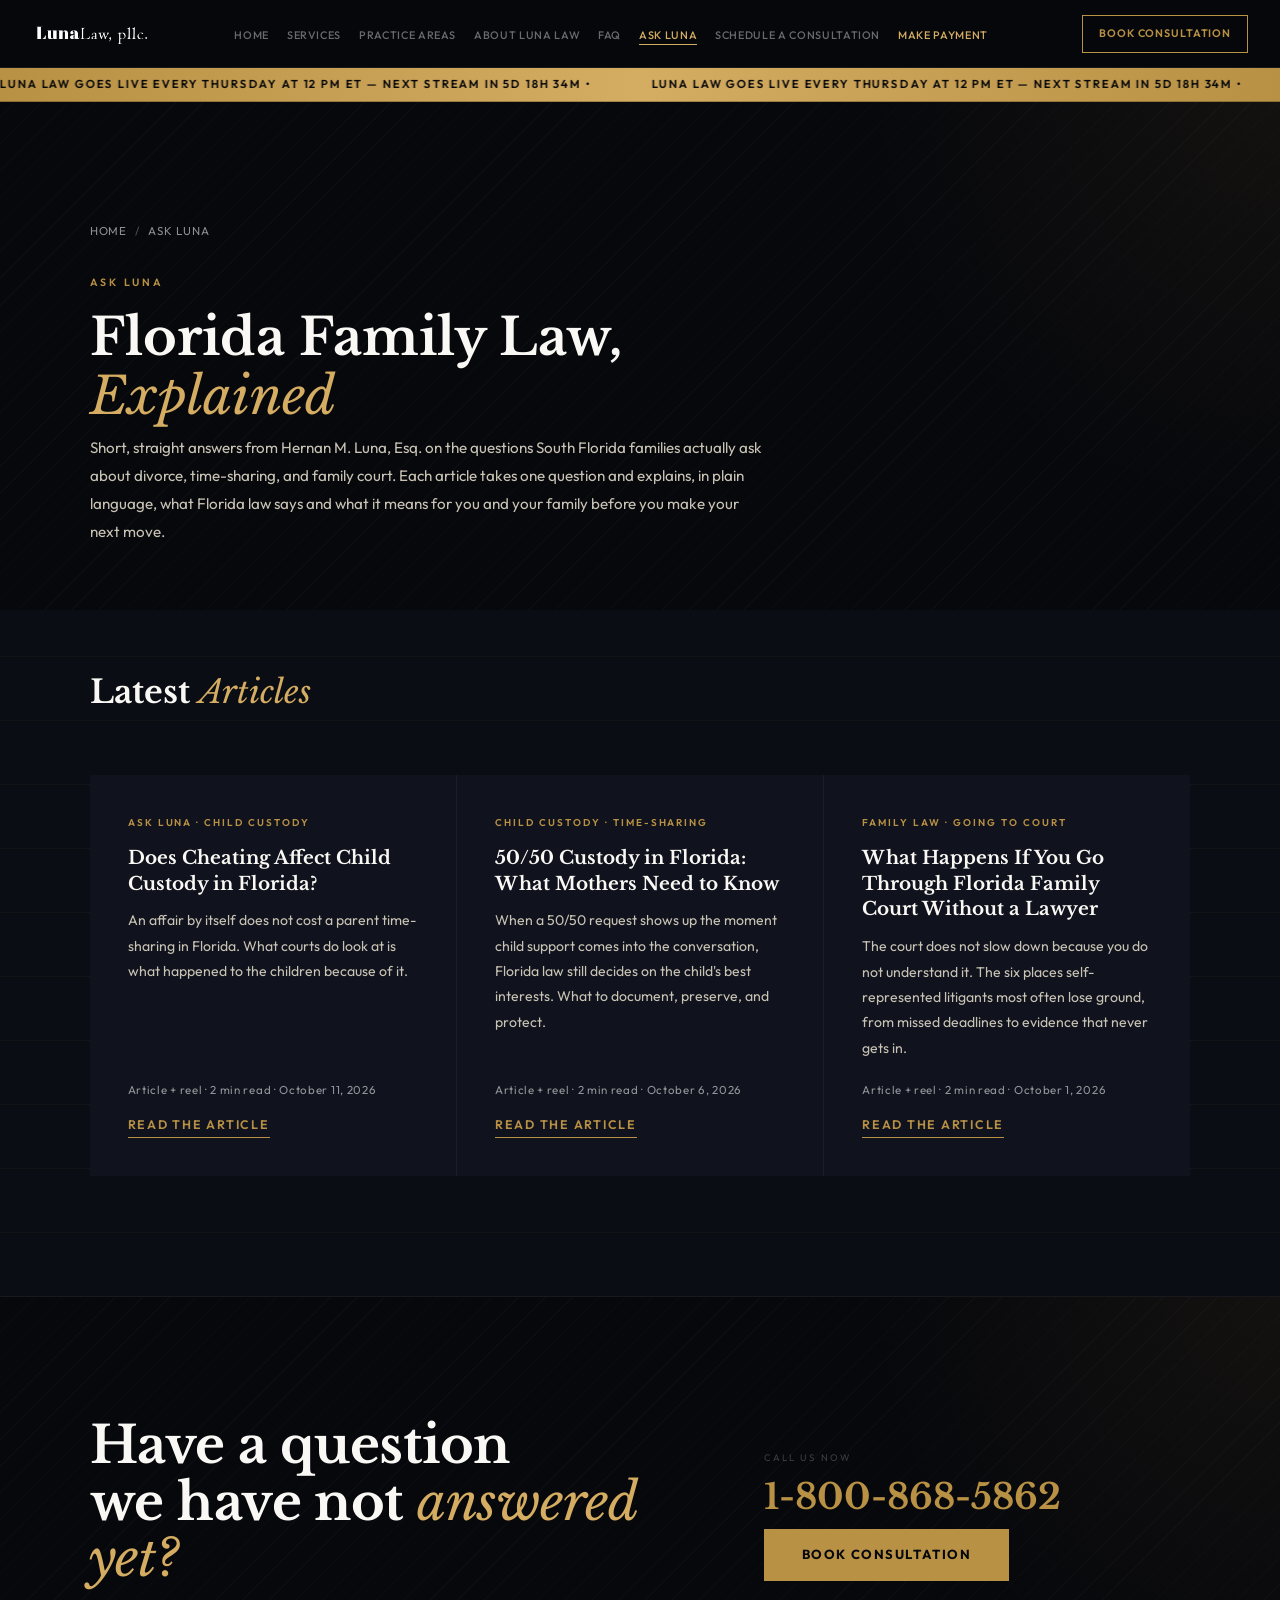
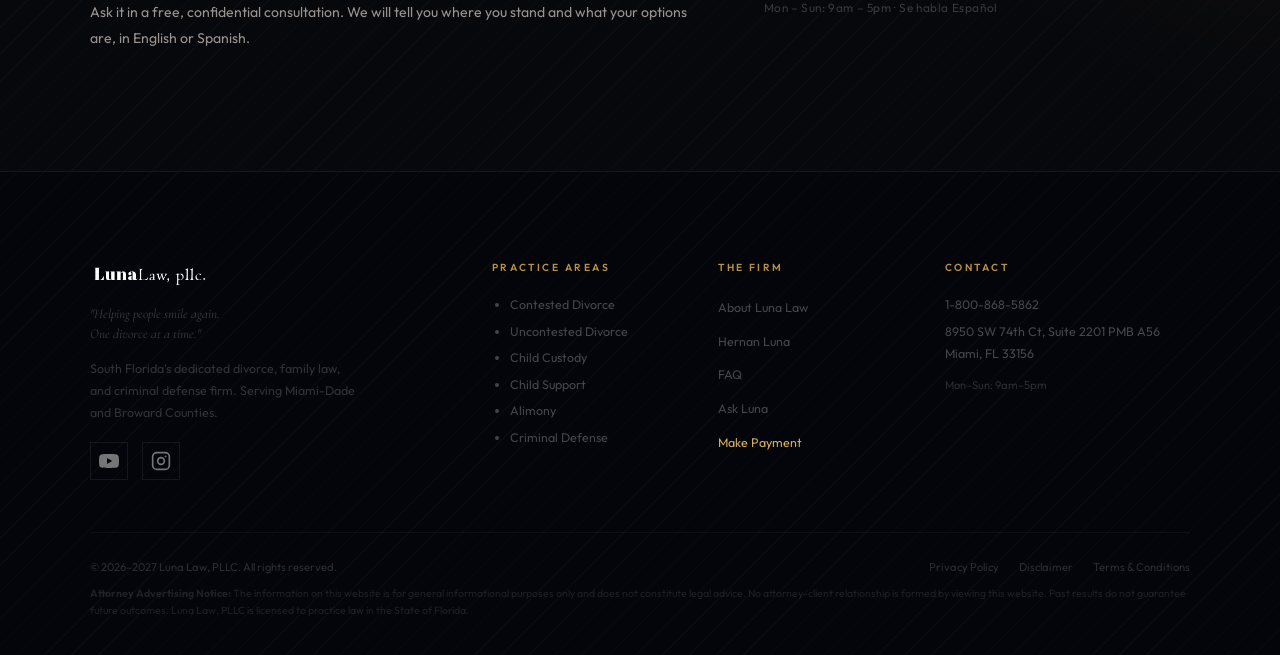
<file: ask-luna/index.html>
<!DOCTYPE html>
<html lang="en">
<head>
<!-- Google tag (gtag.js) -->
<script async src="https://www.googletagmanager.com/gtag/js?id=G-KQM1N2SDG9"></script>
<script>
  window.dataLayer = window.dataLayer || [];
  function gtag(){dataLayer.push(arguments);}
  gtag('js', new Date());
  gtag('config', 'G-KQM1N2SDG9');
</script>
<meta charset="UTF-8">
<meta name="viewport" content="width=device-width,initial-scale=1.0">
<meta name="description" content="Plain-language articles from Hernan M. Luna, Esq. on Florida divorce, child custody, and family court. Serving Miami-Dade and Broward.">
<title>Ask Luna: Florida Family Law, Explained | Luna Law, PLLC</title>
<link rel="canonical" href="https://hlunalaw.com/ask-luna/">
<script type="application/ld+json">
{
  "@context": "https://schema.org",
  "@graph": [
    {
      "@type": "Blog",
      "@id": "https://hlunalaw.com/ask-luna/#blog",
      "name": "Ask Luna",
      "url": "https://hlunalaw.com/ask-luna/",
      "description": "Plain-language articles on Florida divorce, child custody, and family court from Hernan M. Luna, Esq.",
      "inLanguage": "en-US",
      "publisher": {
        "@type": "Organization",
        "name": "Luna Law, PLLC",
        "url": "https://hlunalaw.com/",
        "logo": {
          "@type": "ImageObject",
          "url": "https://hlunalaw.com/assets/logo.png"
        }
      },
      "blogPost": [
        {
          "@type": "BlogPosting",
          "@id": "https://hlunalaw.com/ask-luna/does-cheating-affect-child-custody-florida.html",
          "url": "https://hlunalaw.com/ask-luna/does-cheating-affect-child-custody-florida.html",
          "headline": "Does Cheating Affect Child Custody in Florida?",
          "datePublished": "2026-10-11",
          "author": {
            "@type": "Person",
            "name": "Hernan M. Luna, Esq."
          }
        },
        {
          "@type": "BlogPosting",
          "@id": "https://hlunalaw.com/ask-luna/50-50-custody-florida-mothers.html",
          "url": "https://hlunalaw.com/ask-luna/50-50-custody-florida-mothers.html",
          "headline": "50/50 Custody in Florida: What Mothers Need to Know",
          "datePublished": "2026-10-06",
          "author": {
            "@type": "Person",
            "name": "Hernan M. Luna, Esq."
          }
        },
        {
          "@type": "BlogPosting",
          "@id": "https://hlunalaw.com/ask-luna/florida-family-court-without-a-lawyer.html",
          "url": "https://hlunalaw.com/ask-luna/florida-family-court-without-a-lawyer.html",
          "headline": "What Happens If You Go Through Florida Family Court Without a Lawyer",
          "datePublished": "2026-10-01",
          "author": {
            "@type": "Person",
            "name": "Hernan M. Luna, Esq."
          }
        }
      ]
    },
    {
      "@type": "BreadcrumbList",
      "itemListElement": [
        {
          "@type": "ListItem",
          "position": 1,
          "name": "Home",
          "item": "https://hlunalaw.com/"
        },
        {
          "@type": "ListItem",
          "position": 2,
          "name": "Ask Luna",
          "item": "https://hlunalaw.com/ask-luna/"
        }
      ]
    }
  ]
}
</script>
<meta property="og:type" content="website">
<meta property="og:site_name" content="Luna Law, PLLC">
<meta property="og:title" content="Ask Luna: Florida Family Law, Explained | Luna Law, PLLC">
<meta property="og:description" content="Plain-language articles from Hernan M. Luna, Esq. on Florida divorce, child custody, and family court. Serving Miami-Dade and Broward.">
<meta property="og:url" content="https://hlunalaw.com/ask-luna/">
<meta property="og:image" content="https://hlunalaw.com/assets/team.jpg">
<meta property="og:locale" content="en_US">
<meta name="robots" content="index, follow">
<meta name="author" content="Luna Law, PLLC">
<meta name="twitter:card" content="summary_large_image">
<meta name="twitter:title" content="Ask Luna: Florida Family Law, Explained | Luna Law, PLLC">
<meta name="twitter:description" content="Plain-language articles from Hernan M. Luna, Esq. on Florida divorce, child custody, and family court. Serving Miami-Dade and Broward.">
<meta name="twitter:image" content="https://hlunalaw.com/assets/team.jpg">
<link rel="preconnect" href="https://fonts.googleapis.com">
<link rel="preconnect" href="https://fonts.gstatic.com" crossorigin>
<link href="https://fonts.googleapis.com/css2?family=Libre+Baskerville:ital,wght@0,400;0,700;1,400&family=Outfit:wght@300;400;500;600;700&family=Cormorant+Garamond:ital,wght@1,300;1,400&display=swap" rel="stylesheet" media="print" onload="this.media='all'">
<noscript><link href="https://fonts.googleapis.com/css2?family=Libre+Baskerville:ital,wght@0,400;0,700;1,400&family=Outfit:wght@300;400;500;600;700&family=Cormorant+Garamond:ital,wght@1,300;1,400&display=swap" rel="stylesheet"></noscript>

<link rel="stylesheet" href="/css/styles.css">
</head>
<body>
<a class="skip" href="#main">Skip to main content</a>

<header role="banner">
  <nav class="nav" aria-label="Main navigation">
    <a href="/index.html" class="nav-logo" aria-label="Luna Law Home"><img src="/assets/logo.png" alt="Luna Law, PLLC" width="220" height="55"></a>
    <ul class="nav-links" role="list">
      <li><a href="/index.html">Home</a></li>
      <li><a href="/index.html#services">Services</a></li>
      <li><a href="/index.html#practice">Practice Areas</a></li>
      <li><a href="/about.html">About Luna Law</a></li>
      <li><a href="/faq.html">FAQ</a></li>
      <li><a href="/ask-luna/" class="active" aria-current="page">Ask Luna</a></li>
      <li class="nav-schedule"><a href="https://calendly.com/hernanlunalaw" onclick="gtag('event', 'book_consultation_click', {'event_category': 'engagement', 'event_label': 'Calendly Booking'});" target="_blank" rel="noopener noreferrer">Schedule a Consultation</a></li>
      <li><a href="https://secure.lawpay.com/pages/luna/operating" onclick="gtag('event', 'make_payment_click', {'event_category': 'engagement', 'event_label': 'LawPay Payment'});" target="_blank" rel="noopener noreferrer" style="color:var(--gold-lt)">Make Payment</a></li>
    </ul>
    <a href="https://calendly.com/hernanlunalaw" onclick="gtag('event', 'book_consultation_click', {'event_category': 'engagement', 'event_label': 'Calendly Booking'});" target="_blank" rel="noopener noreferrer" class="nav-cta">Book Consultation</a>
    <button class="nav-toggle" aria-label="Open menu" aria-expanded="false" aria-controls="nav-drawer" id="nav-btn">
      <span aria-hidden="true"></span><span aria-hidden="true"></span><span aria-hidden="true"></span>
    </button>
  </nav>
  <nav class="nav-drawer" id="nav-drawer" aria-label="Mobile navigation" aria-hidden="true">
    <a href="/index.html">Home</a>
    <a href="/index.html#services">Services</a>
    <a href="/index.html#practice">Practice Areas</a>
    <a href="/about.html">About Luna Law</a>
    <a href="/faq.html">FAQ</a>
    <a href="/ask-luna/">Ask Luna</a>
    <a href="https://calendly.com/hernanlunalaw" onclick="gtag('event', 'book_consultation_click', {'event_category': 'engagement', 'event_label': 'Calendly Booking'});" target="_blank" rel="noopener noreferrer">Schedule a Consultation</a>
    <a href="https://secure.lawpay.com/pages/luna/operating" onclick="gtag('event', 'make_payment_click', {'event_category': 'engagement', 'event_label': 'LawPay Payment'});" target="_blank" style="color:var(--gold-lt);font-size:1.2rem!important">Make Payment</a>
    <a href="tel:+18008685862" onclick="gtag('event', 'phone_call_click', {'event_category': 'engagement', 'event_label': 'Phone Call'});" class="drawer-phone">1-800-868-5862</a>
    <a href="https://calendly.com/hernanlunalaw" onclick="gtag('event', 'book_consultation_click', {'event_category': 'engagement', 'event_label': 'Calendly Booking'});" target="_blank" rel="noopener noreferrer" class="drawer-cta">Book Consultation</a>
  </nav>
</header>
<a class="live-ticker" id="live-ticker" href="https://www.youtube.com/@UnoNextLatino" target="_blank" rel="noopener noreferrer" onclick="gtag('event', 'watch_live_click', {'event_category': 'engagement', 'event_label': 'YouTube Live Banner'});" aria-label="Luna Law is live on YouTube every Thursday at 12 PM Eastern. Watch the stream.">
  <div class="live-ticker-track" aria-hidden="true">
    <span class="live-ticker-content" id="ticker-a"></span><span class="live-ticker-content" id="ticker-b"></span>
  </div>
</a>

<main id="main">

<!-- ASK LUNA HERO -->
<section class="section" style="background:var(--void);padding-bottom:clamp(40px,5vw,64px);" aria-labelledby="ins-h">
  <div class="tx tx-lines" aria-hidden="true"></div>
  <div class="corner-glow" aria-hidden="true"></div>
  <div class="section-wrap">
    <nav class="ins-crumb reveal" aria-label="Breadcrumb"><ol><li><a href="/index.html">Home</a></li><li aria-current="page">Ask Luna</li></ol></nav>
    <div class="s-label reveal"><span class="s-label-bar" aria-hidden="true"></span><span class="s-label-text">Ask Luna</span></div>
    <h1 class="s-title reveal" id="ins-h">Florida Family Law,<br><em>Explained</em></h1>
    <p class="ins-intro reveal">Short, straight answers from Hernan M. Luna, Esq. on the questions South Florida families actually ask about divorce, time-sharing, and family court. Each article takes one question and explains, in plain language, what Florida law says and what it means for you and your family before you make your next move.</p>
  </div>
</section>

<!-- ARTICLE LIST -->
<section class="section" style="background:var(--deep);padding-top:clamp(40px,5vw,64px);" aria-labelledby="list-h">
  <div class="tx tx-rules" aria-hidden="true"></div>
  <div class="section-wrap">
    <h2 class="s-title reveal" id="list-h" style="font-size:clamp(1.4rem,2.6vw,2rem);">Latest <em>Articles</em></h2>
    <div class="ins-grid reveal">

      <article class="ins-card">
        <p class="ins-card-cat">Ask Luna · Child Custody</p>
        <h3 class="ins-card-title"><a href="/ask-luna/does-cheating-affect-child-custody-florida.html">Does Cheating Affect Child Custody in Florida?</a></h3>
        <p class="ins-card-excerpt">An affair by itself does not cost a parent time-sharing in Florida. What courts do look at is what happened to the children because of it.</p>
        <p class="ins-card-meta">Article + reel · 2 min read · <time datetime="2026-10-11">October 11, 2026</time></p>
        <a class="ins-card-link" href="/ask-luna/does-cheating-affect-child-custody-florida.html" aria-label="Read: Does Cheating Affect Child Custody in Florida?">Read the article</a>
      </article>

      <article class="ins-card">
        <p class="ins-card-cat">Child Custody · Time-Sharing</p>
        <h3 class="ins-card-title"><a href="/ask-luna/50-50-custody-florida-mothers.html">50/50 Custody in Florida: What Mothers Need to Know</a></h3>
        <p class="ins-card-excerpt">When a 50/50 request shows up the moment child support comes into the conversation, Florida law still decides on the child's best interests. What to document, preserve, and protect.</p>
        <p class="ins-card-meta">Article + reel · 2 min read · <time datetime="2026-10-06">October 6, 2026</time></p>
        <a class="ins-card-link" href="/ask-luna/50-50-custody-florida-mothers.html" aria-label="Read: 50/50 Custody in Florida: What Mothers Need to Know">Read the article</a>
      </article>

      <article class="ins-card">
        <p class="ins-card-cat">Family Law · Going to Court</p>
        <h3 class="ins-card-title"><a href="/ask-luna/florida-family-court-without-a-lawyer.html">What Happens If You Go Through Florida Family Court Without a Lawyer</a></h3>
        <p class="ins-card-excerpt">The court does not slow down because you do not understand it. The six places self-represented litigants most often lose ground, from missed deadlines to evidence that never gets in.</p>
        <p class="ins-card-meta">Article + reel · 2 min read · <time datetime="2026-10-01">October 1, 2026</time></p>
        <a class="ins-card-link" href="/ask-luna/florida-family-court-without-a-lawyer.html" aria-label="Read: What Happens If You Go Through Florida Family Court Without a Lawyer">Read the article</a>
      </article>

    </div>
  </div>
</section>

<!-- CTA -->
<section class="section cta-band" aria-labelledby="cta-h">
  <div class="tx tx-lines" aria-hidden="true"></div>
  <div class="corner-glow" aria-hidden="true"></div>
  <div class="section-wrap">
    <div class="cta-band-inner">
      <div class="reveal">
        <h2 class="cta-hl" id="cta-h">Have a question<br>we have not <em>answered yet?</em></h2>
        <p class="cta-sub">Ask it in a free, confidential consultation. We will tell you where you stand and what your options are, in English or Spanish.</p>
      </div>
      <div class="cta-right reveal">
        <p style="font-size:.6rem;letter-spacing:.22em;text-transform:uppercase;color:rgba(255,255,255,.22);font-family:'Outfit',sans-serif;">Call us now</p>
        <a href="tel:+18008685862" onclick="gtag('event', 'phone_call_click', {'event_category': 'engagement', 'event_label': 'Phone Call'});" class="cta-phone">1-800-868-5862</a>
        <a href="https://calendly.com/hernanlunalaw" onclick="gtag('event', 'book_consultation_click', {'event_category': 'engagement', 'event_label': 'Calendly Booking'});" target="_blank" rel="noopener noreferrer" class="btn-gold">Book Consultation</a>
        <p class="cta-hours">Mon – Sun: 9am – 5pm · Se habla Español</p>
      </div>
    </div>
  </div>
</section>

</main>

<!-- FOOTER -->
<footer class="footer" role="contentinfo">
  <div class="tx tx-lines" aria-hidden="true"></div>
  <img class="footer-sig" src="/assets/sig.png" alt="" role="presentation" width="300" height="78" loading="lazy" decoding="async">
  <div class="section-wrap" style="padding:0 clamp(28px,7vw,90px);">
    <div class="footer-grid">
      <div>
        <div class="footer-logo"><img src="/assets/logo.png" alt="Luna Law, PLLC" width="220" height="55" loading="lazy" decoding="async"></div>
        <p class="footer-tagline">"Helping people smile again.<br>One divorce at a time."</p>
        <p class="footer-desc">South Florida's dedicated divorce, family law, and criminal defense firm. Serving Miami-Dade and Broward Counties.</p>
        <div class="footer-social" aria-label="Social media">
          <a href="https://www.youtube.com/@LunaLawMiami" onclick="gtag('event', 'youtube_click', {'event_category': 'engagement', 'event_label': 'Footer Icon'});" target="_blank" rel="noopener noreferrer" aria-label="Luna Law on YouTube"><svg width="20" height="20" viewBox="0 0 24 24" fill="currentColor" aria-hidden="true"><path d="M23.5 6.2a3 3 0 0 0-2.1-2.1C19.5 3.6 12 3.6 12 3.6s-7.5 0-9.4.5A3 3 0 0 0 .5 6.2 31 31 0 0 0 0 12a31 31 0 0 0 .5 5.8 3 3 0 0 0 2.1 2.1c1.9.5 9.4.5 9.4.5s7.5 0 9.4-.5a3 3 0 0 0 2.1-2.1A31 31 0 0 0 24 12a31 31 0 0 0-.5-5.8zM9.6 15.6V8.4l6.3 3.6-6.3 3.6z"/></svg></a>
          <a href="https://instagram.com/hlunalaw" onclick="gtag('event', 'instagram_click', {'event_category': 'engagement', 'event_label': 'Footer Icon'});" target="_blank" rel="noopener noreferrer" aria-label="Luna Law on Instagram"><svg width="20" height="20" viewBox="0 0 24 24" fill="none" stroke="currentColor" stroke-width="2" stroke-linecap="round" stroke-linejoin="round" aria-hidden="true"><rect x="2" y="2" width="20" height="20" rx="5"/><circle cx="12" cy="12" r="4"/><line x1="17.5" y1="6.5" x2="17.51" y2="6.5"/></svg></a>
        </div>
      </div>
      <nav aria-label="Practice areas"><div class="footer-head">Practice Areas</div><ul class="footer-links-plain"><li>Contested Divorce</li><li>Uncontested Divorce</li><li>Child Custody</li><li>Child Support</li><li>Alimony</li><li>Criminal Defense</li></ul></nav>
      <nav aria-label="Firm links"><div class="footer-head">The Firm</div><ul class="footer-links"><li><a href="/about.html">About Luna Law</a></li><li><a href="/index.html#attorney">Hernan Luna</a></li><li><a href="/faq.html">FAQ</a></li><li><a href="/ask-luna/">Ask Luna</a></li><li><a href="https://secure.lawpay.com/pages/luna/operating" onclick="gtag('event', 'make_payment_click', {'event_category': 'engagement', 'event_label': 'LawPay Payment'});" target="_blank" rel="noopener noreferrer" style="color:var(--gold-lt)">Make Payment</a></li></ul></nav>
      <div class="footer-contact"><div class="footer-head">Contact</div><p><a href="tel:+18008685862" onclick="gtag('event', 'phone_call_click', {'event_category': 'engagement', 'event_label': 'Phone Call'});">1-800-868-5862</a></p><p>8950 SW 74th Ct, Suite 2201 PMB A56<br>Miami, FL 33156</p><p style="margin-top:12px;font-size:.7rem;color:rgba(255,255,255,.16)">Mon–Sun: 9am–5pm</p></div>
    </div>
    <div class="footer-bottom">
      <p class="footer-copy">© 2026–2027 Luna Law, PLLC. All rights reserved.</p>
      <nav class="footer-legal" aria-label="Legal links"><a href="/privacy-terms.html">Privacy Policy</a><a href="#">Disclaimer</a><a href="/privacy-terms.html">Terms &amp; Conditions</a></nav>
    </div>
    <p class="footer-disclaimer"><strong>Attorney Advertising Notice:</strong> The information on this website is for general informational purposes only and does not constitute legal advice. No attorney-client relationship is formed by viewing this website. Past results do not guarantee future outcomes. Luna Law, PLLC is licensed to practice law in the State of Florida.</p>
  </div>
</footer>

<script src="/js/scripts.js"></script>
</body>
</html>
</file>
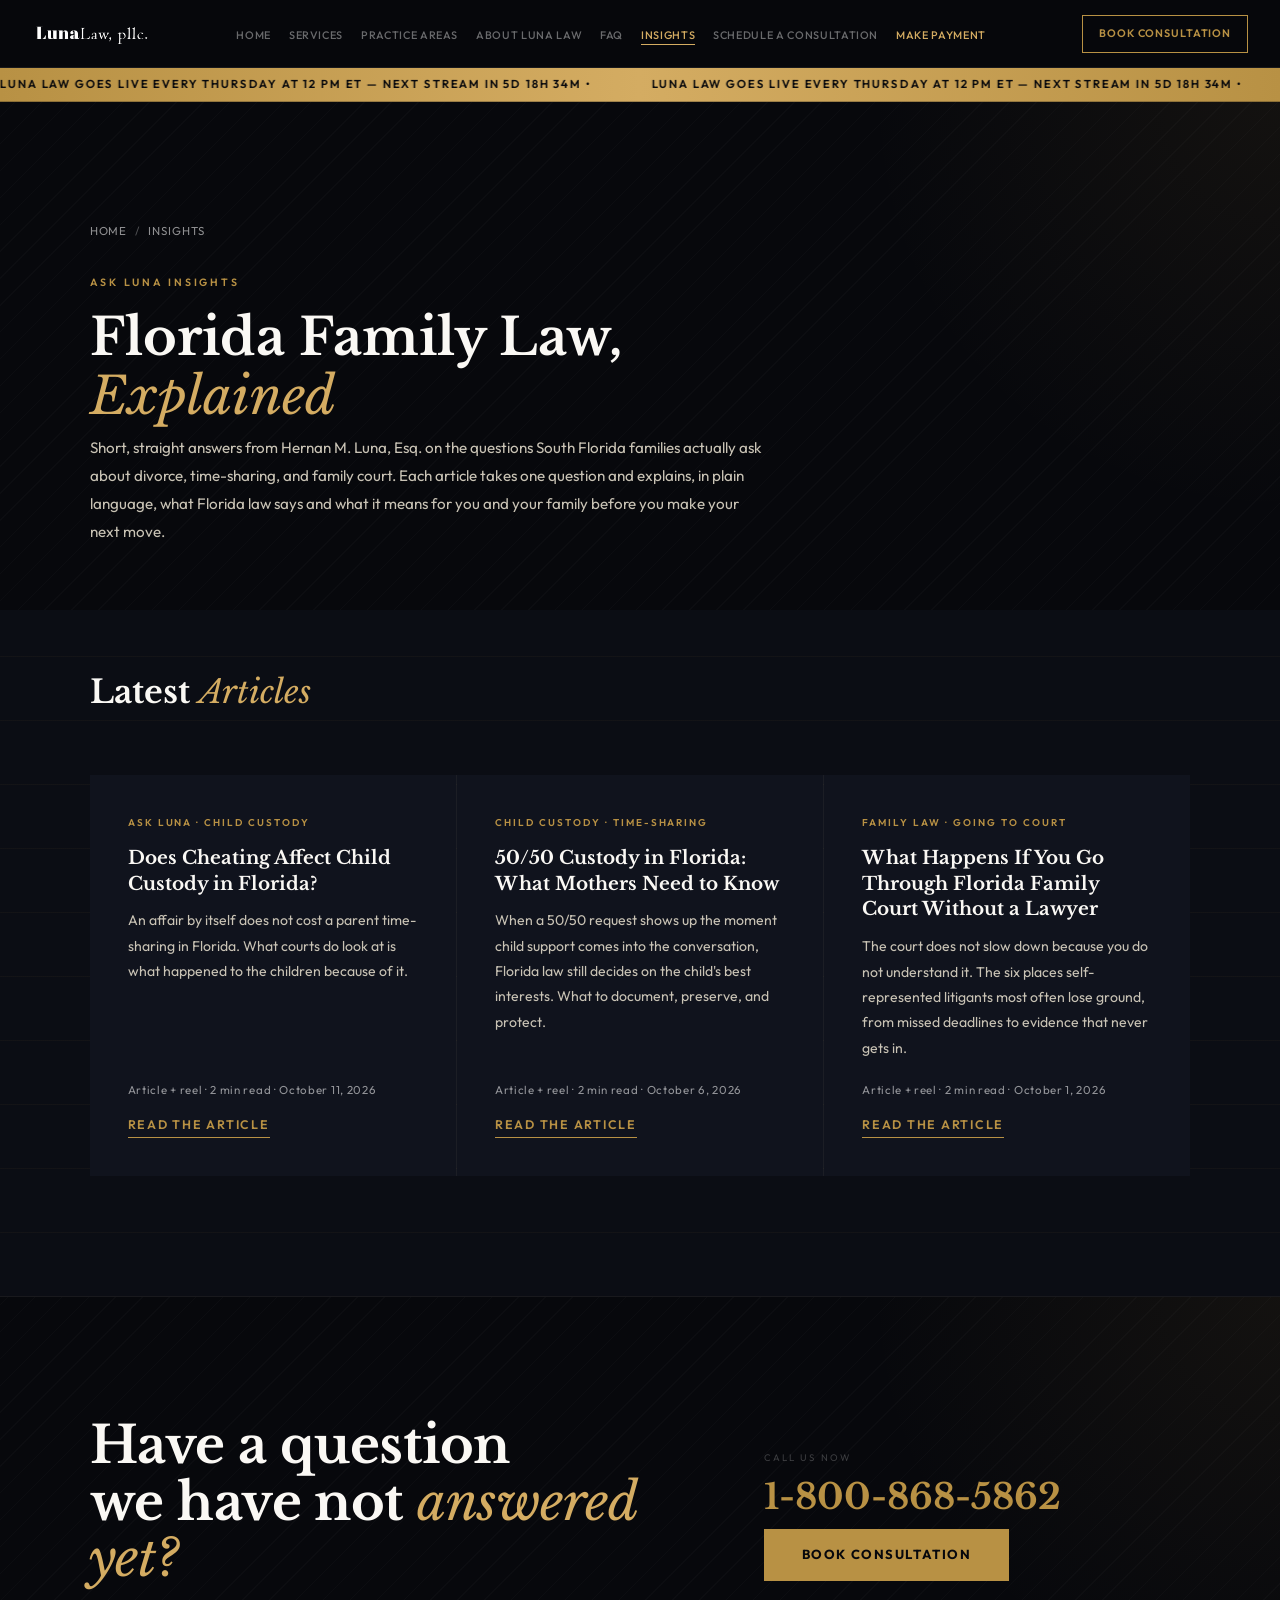
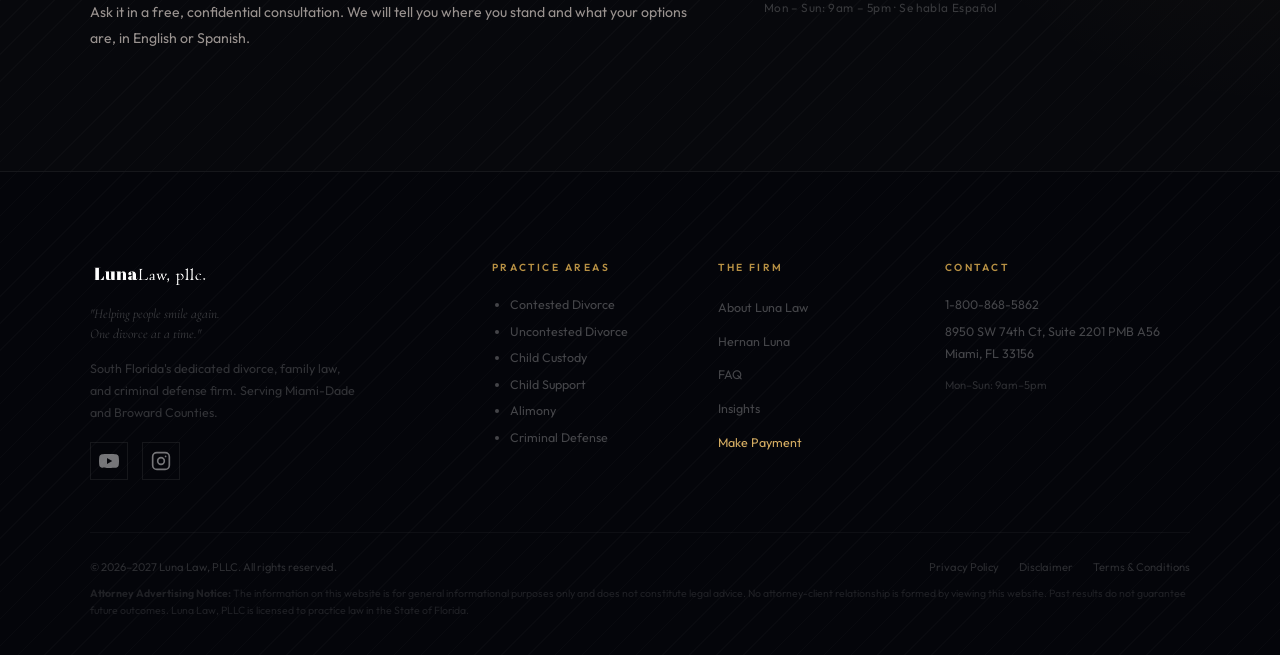
<file: insights/index.html>
<!DOCTYPE html>
<html lang="en">
<head>
<!-- Google tag (gtag.js) -->
<script async src="https://www.googletagmanager.com/gtag/js?id=G-KQM1N2SDG9"></script>
<script>
  window.dataLayer = window.dataLayer || [];
  function gtag(){dataLayer.push(arguments);}
  gtag('js', new Date());
  gtag('config', 'G-KQM1N2SDG9');
</script>
<meta charset="UTF-8">
<meta name="viewport" content="width=device-width,initial-scale=1.0">
<meta name="description" content="Plain-language articles from Hernan M. Luna, Esq. on Florida divorce, child custody, and family court. Serving Miami-Dade and Broward.">
<title>Ask Luna Insights: Florida Family Law, Explained | Luna Law, PLLC</title>
<link rel="canonical" href="https://hlunalaw.com/insights/">
<script type="application/ld+json">
{
  "@context": "https://schema.org",
  "@graph": [
    {
      "@type": "Blog",
      "@id": "https://hlunalaw.com/insights/#blog",
      "name": "Ask Luna Insights",
      "url": "https://hlunalaw.com/insights/",
      "description": "Plain-language articles on Florida divorce, child custody, and family court from Hernan M. Luna, Esq.",
      "inLanguage": "en-US",
      "publisher": {
        "@type": "Organization",
        "name": "Luna Law, PLLC",
        "url": "https://hlunalaw.com/",
        "logo": {
          "@type": "ImageObject",
          "url": "https://hlunalaw.com/assets/logo.png"
        }
      },
      "blogPost": [
        {
          "@type": "BlogPosting",
          "@id": "https://hlunalaw.com/insights/does-cheating-affect-child-custody-florida.html",
          "url": "https://hlunalaw.com/insights/does-cheating-affect-child-custody-florida.html",
          "headline": "Does Cheating Affect Child Custody in Florida?",
          "datePublished": "2026-10-11",
          "author": {
            "@type": "Person",
            "name": "Hernan M. Luna, Esq."
          }
        },
        {
          "@type": "BlogPosting",
          "@id": "https://hlunalaw.com/insights/50-50-custody-florida-mothers.html",
          "url": "https://hlunalaw.com/insights/50-50-custody-florida-mothers.html",
          "headline": "50/50 Custody in Florida: What Mothers Need to Know",
          "datePublished": "2026-10-06",
          "author": {
            "@type": "Person",
            "name": "Hernan M. Luna, Esq."
          }
        },
        {
          "@type": "BlogPosting",
          "@id": "https://hlunalaw.com/insights/florida-family-court-without-a-lawyer.html",
          "url": "https://hlunalaw.com/insights/florida-family-court-without-a-lawyer.html",
          "headline": "What Happens If You Go Through Florida Family Court Without a Lawyer",
          "datePublished": "2026-10-01",
          "author": {
            "@type": "Person",
            "name": "Hernan M. Luna, Esq."
          }
        }
      ]
    },
    {
      "@type": "BreadcrumbList",
      "itemListElement": [
        {
          "@type": "ListItem",
          "position": 1,
          "name": "Home",
          "item": "https://hlunalaw.com/"
        },
        {
          "@type": "ListItem",
          "position": 2,
          "name": "Insights",
          "item": "https://hlunalaw.com/insights/"
        }
      ]
    }
  ]
}
</script>
<meta property="og:type" content="website">
<meta property="og:site_name" content="Luna Law, PLLC">
<meta property="og:title" content="Ask Luna Insights: Florida Family Law, Explained | Luna Law, PLLC">
<meta property="og:description" content="Plain-language articles from Hernan M. Luna, Esq. on Florida divorce, child custody, and family court. Serving Miami-Dade and Broward.">
<meta property="og:url" content="https://hlunalaw.com/insights/">
<meta property="og:image" content="https://hlunalaw.com/assets/team.jpg">
<meta property="og:locale" content="en_US">
<meta name="robots" content="index, follow">
<meta name="author" content="Luna Law, PLLC">
<meta name="twitter:card" content="summary_large_image">
<meta name="twitter:title" content="Ask Luna Insights: Florida Family Law, Explained | Luna Law, PLLC">
<meta name="twitter:description" content="Plain-language articles from Hernan M. Luna, Esq. on Florida divorce, child custody, and family court. Serving Miami-Dade and Broward.">
<meta name="twitter:image" content="https://hlunalaw.com/assets/team.jpg">
<link rel="preconnect" href="https://fonts.googleapis.com">
<link rel="preconnect" href="https://fonts.gstatic.com" crossorigin>
<link href="https://fonts.googleapis.com/css2?family=Libre+Baskerville:ital,wght@0,400;0,700;1,400&family=Outfit:wght@300;400;500;600;700&family=Cormorant+Garamond:ital,wght@1,300;1,400&display=swap" rel="stylesheet" media="print" onload="this.media='all'">
<noscript><link href="https://fonts.googleapis.com/css2?family=Libre+Baskerville:ital,wght@0,400;0,700;1,400&family=Outfit:wght@300;400;500;600;700&family=Cormorant+Garamond:ital,wght@1,300;1,400&display=swap" rel="stylesheet"></noscript>

<link rel="stylesheet" href="/css/styles.css">
</head>
<body>
<a class="skip" href="#main">Skip to main content</a>

<header role="banner">
  <nav class="nav" aria-label="Main navigation">
    <a href="/index.html" class="nav-logo" aria-label="Luna Law Home"><img src="/assets/logo.png" alt="Luna Law, PLLC" width="220" height="55"></a>
    <ul class="nav-links" role="list">
      <li><a href="/index.html">Home</a></li>
      <li><a href="/index.html#services">Services</a></li>
      <li><a href="/index.html#practice">Practice Areas</a></li>
      <li><a href="/about.html">About Luna Law</a></li>
      <li><a href="/faq.html">FAQ</a></li>
      <li><a href="/insights/" class="active" aria-current="page">Insights</a></li>
      <li class="nav-schedule"><a href="https://calendly.com/hernanlunalaw" onclick="gtag('event', 'book_consultation_click', {'event_category': 'engagement', 'event_label': 'Calendly Booking'});" target="_blank" rel="noopener noreferrer">Schedule a Consultation</a></li>
      <li><a href="https://secure.lawpay.com/pages/luna/operating" onclick="gtag('event', 'make_payment_click', {'event_category': 'engagement', 'event_label': 'LawPay Payment'});" target="_blank" rel="noopener noreferrer" style="color:var(--gold-lt)">Make Payment</a></li>
    </ul>
    <a href="https://calendly.com/hernanlunalaw" onclick="gtag('event', 'book_consultation_click', {'event_category': 'engagement', 'event_label': 'Calendly Booking'});" target="_blank" rel="noopener noreferrer" class="nav-cta">Book Consultation</a>
    <button class="nav-toggle" aria-label="Open menu" aria-expanded="false" aria-controls="nav-drawer" id="nav-btn">
      <span aria-hidden="true"></span><span aria-hidden="true"></span><span aria-hidden="true"></span>
    </button>
  </nav>
  <nav class="nav-drawer" id="nav-drawer" aria-label="Mobile navigation" aria-hidden="true">
    <a href="/index.html">Home</a>
    <a href="/index.html#services">Services</a>
    <a href="/index.html#practice">Practice Areas</a>
    <a href="/about.html">About Luna Law</a>
    <a href="/faq.html">FAQ</a>
    <a href="/insights/">Insights</a>
    <a href="https://calendly.com/hernanlunalaw" onclick="gtag('event', 'book_consultation_click', {'event_category': 'engagement', 'event_label': 'Calendly Booking'});" target="_blank" rel="noopener noreferrer">Schedule a Consultation</a>
    <a href="https://secure.lawpay.com/pages/luna/operating" onclick="gtag('event', 'make_payment_click', {'event_category': 'engagement', 'event_label': 'LawPay Payment'});" target="_blank" style="color:var(--gold-lt);font-size:1.2rem!important">Make Payment</a>
    <a href="tel:+18008685862" onclick="gtag('event', 'phone_call_click', {'event_category': 'engagement', 'event_label': 'Phone Call'});" class="drawer-phone">1-800-868-5862</a>
    <a href="https://calendly.com/hernanlunalaw" onclick="gtag('event', 'book_consultation_click', {'event_category': 'engagement', 'event_label': 'Calendly Booking'});" target="_blank" rel="noopener noreferrer" class="drawer-cta">Book Consultation</a>
  </nav>
</header>
<a class="live-ticker" id="live-ticker" href="https://www.youtube.com/@UnoNextLatino" target="_blank" rel="noopener noreferrer" onclick="gtag('event', 'watch_live_click', {'event_category': 'engagement', 'event_label': 'YouTube Live Banner'});" aria-label="Luna Law is live on YouTube every Thursday at 12 PM Eastern. Watch the stream.">
  <div class="live-ticker-track" aria-hidden="true">
    <span class="live-ticker-content" id="ticker-a"></span><span class="live-ticker-content" id="ticker-b"></span>
  </div>
</a>

<main id="main">

<!-- INSIGHTS HERO -->
<section class="section" style="background:var(--void);padding-bottom:clamp(40px,5vw,64px);" aria-labelledby="ins-h">
  <div class="tx tx-lines" aria-hidden="true"></div>
  <div class="corner-glow" aria-hidden="true"></div>
  <div class="section-wrap">
    <nav class="ins-crumb reveal" aria-label="Breadcrumb"><ol><li><a href="/index.html">Home</a></li><li aria-current="page">Insights</li></ol></nav>
    <div class="s-label reveal"><span class="s-label-bar" aria-hidden="true"></span><span class="s-label-text">Ask Luna Insights</span></div>
    <h1 class="s-title reveal" id="ins-h">Florida Family Law,<br><em>Explained</em></h1>
    <p class="ins-intro reveal">Short, straight answers from Hernan M. Luna, Esq. on the questions South Florida families actually ask about divorce, time-sharing, and family court. Each article takes one question and explains, in plain language, what Florida law says and what it means for you and your family before you make your next move.</p>
  </div>
</section>

<!-- ARTICLE LIST -->
<section class="section" style="background:var(--deep);padding-top:clamp(40px,5vw,64px);" aria-labelledby="list-h">
  <div class="tx tx-rules" aria-hidden="true"></div>
  <div class="section-wrap">
    <h2 class="s-title reveal" id="list-h" style="font-size:clamp(1.4rem,2.6vw,2rem);">Latest <em>Articles</em></h2>
    <div class="ins-grid reveal">

      <article class="ins-card">
        <p class="ins-card-cat">Ask Luna · Child Custody</p>
        <h3 class="ins-card-title"><a href="/insights/does-cheating-affect-child-custody-florida.html">Does Cheating Affect Child Custody in Florida?</a></h3>
        <p class="ins-card-excerpt">An affair by itself does not cost a parent time-sharing in Florida. What courts do look at is what happened to the children because of it.</p>
        <p class="ins-card-meta">Article + reel · 2 min read · <time datetime="2026-10-11">October 11, 2026</time></p>
        <a class="ins-card-link" href="/insights/does-cheating-affect-child-custody-florida.html" aria-label="Read: Does Cheating Affect Child Custody in Florida?">Read the article</a>
      </article>

      <article class="ins-card">
        <p class="ins-card-cat">Child Custody · Time-Sharing</p>
        <h3 class="ins-card-title"><a href="/insights/50-50-custody-florida-mothers.html">50/50 Custody in Florida: What Mothers Need to Know</a></h3>
        <p class="ins-card-excerpt">When a 50/50 request shows up the moment child support comes into the conversation, Florida law still decides on the child's best interests. What to document, preserve, and protect.</p>
        <p class="ins-card-meta">Article + reel · 2 min read · <time datetime="2026-10-06">October 6, 2026</time></p>
        <a class="ins-card-link" href="/insights/50-50-custody-florida-mothers.html" aria-label="Read: 50/50 Custody in Florida: What Mothers Need to Know">Read the article</a>
      </article>

      <article class="ins-card">
        <p class="ins-card-cat">Family Law · Going to Court</p>
        <h3 class="ins-card-title"><a href="/insights/florida-family-court-without-a-lawyer.html">What Happens If You Go Through Florida Family Court Without a Lawyer</a></h3>
        <p class="ins-card-excerpt">The court does not slow down because you do not understand it. The six places self-represented litigants most often lose ground, from missed deadlines to evidence that never gets in.</p>
        <p class="ins-card-meta">Article + reel · 2 min read · <time datetime="2026-10-01">October 1, 2026</time></p>
        <a class="ins-card-link" href="/insights/florida-family-court-without-a-lawyer.html" aria-label="Read: What Happens If You Go Through Florida Family Court Without a Lawyer">Read the article</a>
      </article>

    </div>
  </div>
</section>

<!-- CTA -->
<section class="section cta-band" aria-labelledby="cta-h">
  <div class="tx tx-lines" aria-hidden="true"></div>
  <div class="corner-glow" aria-hidden="true"></div>
  <div class="section-wrap">
    <div class="cta-band-inner">
      <div class="reveal">
        <h2 class="cta-hl" id="cta-h">Have a question<br>we have not <em>answered yet?</em></h2>
        <p class="cta-sub">Ask it in a free, confidential consultation. We will tell you where you stand and what your options are, in English or Spanish.</p>
      </div>
      <div class="cta-right reveal">
        <p style="font-size:.6rem;letter-spacing:.22em;text-transform:uppercase;color:rgba(255,255,255,.22);font-family:'Outfit',sans-serif;">Call us now</p>
        <a href="tel:+18008685862" onclick="gtag('event', 'phone_call_click', {'event_category': 'engagement', 'event_label': 'Phone Call'});" class="cta-phone">1-800-868-5862</a>
        <a href="https://calendly.com/hernanlunalaw" onclick="gtag('event', 'book_consultation_click', {'event_category': 'engagement', 'event_label': 'Calendly Booking'});" target="_blank" rel="noopener noreferrer" class="btn-gold">Book Consultation</a>
        <p class="cta-hours">Mon – Sun: 9am – 5pm · Se habla Español</p>
      </div>
    </div>
  </div>
</section>

</main>

<!-- FOOTER -->
<footer class="footer" role="contentinfo">
  <div class="tx tx-lines" aria-hidden="true"></div>
  <img class="footer-sig" src="/assets/sig.png" alt="" role="presentation" width="300" height="78" loading="lazy" decoding="async">
  <div class="section-wrap" style="padding:0 clamp(28px,7vw,90px);">
    <div class="footer-grid">
      <div>
        <div class="footer-logo"><img src="/assets/logo.png" alt="Luna Law, PLLC" width="220" height="55" loading="lazy" decoding="async"></div>
        <p class="footer-tagline">"Helping people smile again.<br>One divorce at a time."</p>
        <p class="footer-desc">South Florida's dedicated divorce, family law, and criminal defense firm. Serving Miami-Dade and Broward Counties.</p>
        <div class="footer-social" aria-label="Social media">
          <a href="https://www.youtube.com/@LunaLawMiami" onclick="gtag('event', 'youtube_click', {'event_category': 'engagement', 'event_label': 'Footer Icon'});" target="_blank" rel="noopener noreferrer" aria-label="Luna Law on YouTube"><svg width="20" height="20" viewBox="0 0 24 24" fill="currentColor" aria-hidden="true"><path d="M23.5 6.2a3 3 0 0 0-2.1-2.1C19.5 3.6 12 3.6 12 3.6s-7.5 0-9.4.5A3 3 0 0 0 .5 6.2 31 31 0 0 0 0 12a31 31 0 0 0 .5 5.8 3 3 0 0 0 2.1 2.1c1.9.5 9.4.5 9.4.5s7.5 0 9.4-.5a3 3 0 0 0 2.1-2.1A31 31 0 0 0 24 12a31 31 0 0 0-.5-5.8zM9.6 15.6V8.4l6.3 3.6-6.3 3.6z"/></svg></a>
          <a href="https://instagram.com/hlunalaw" onclick="gtag('event', 'instagram_click', {'event_category': 'engagement', 'event_label': 'Footer Icon'});" target="_blank" rel="noopener noreferrer" aria-label="Luna Law on Instagram"><svg width="20" height="20" viewBox="0 0 24 24" fill="none" stroke="currentColor" stroke-width="2" stroke-linecap="round" stroke-linejoin="round" aria-hidden="true"><rect x="2" y="2" width="20" height="20" rx="5"/><circle cx="12" cy="12" r="4"/><line x1="17.5" y1="6.5" x2="17.51" y2="6.5"/></svg></a>
        </div>
      </div>
      <nav aria-label="Practice areas"><div class="footer-head">Practice Areas</div><ul class="footer-links-plain"><li>Contested Divorce</li><li>Uncontested Divorce</li><li>Child Custody</li><li>Child Support</li><li>Alimony</li><li>Criminal Defense</li></ul></nav>
      <nav aria-label="Firm links"><div class="footer-head">The Firm</div><ul class="footer-links"><li><a href="/about.html">About Luna Law</a></li><li><a href="/index.html#attorney">Hernan Luna</a></li><li><a href="/faq.html">FAQ</a></li><li><a href="/insights/">Insights</a></li><li><a href="https://secure.lawpay.com/pages/luna/operating" onclick="gtag('event', 'make_payment_click', {'event_category': 'engagement', 'event_label': 'LawPay Payment'});" target="_blank" rel="noopener noreferrer" style="color:var(--gold-lt)">Make Payment</a></li></ul></nav>
      <div class="footer-contact"><div class="footer-head">Contact</div><p><a href="tel:+18008685862" onclick="gtag('event', 'phone_call_click', {'event_category': 'engagement', 'event_label': 'Phone Call'});">1-800-868-5862</a></p><p>8950 SW 74th Ct, Suite 2201 PMB A56<br>Miami, FL 33156</p><p style="margin-top:12px;font-size:.7rem;color:rgba(255,255,255,.16)">Mon–Sun: 9am–5pm</p></div>
    </div>
    <div class="footer-bottom">
      <p class="footer-copy">© 2026–2027 Luna Law, PLLC. All rights reserved.</p>
      <nav class="footer-legal" aria-label="Legal links"><a href="/privacy-terms.html">Privacy Policy</a><a href="#">Disclaimer</a><a href="/privacy-terms.html">Terms &amp; Conditions</a></nav>
    </div>
    <p class="footer-disclaimer"><strong>Attorney Advertising Notice:</strong> The information on this website is for general informational purposes only and does not constitute legal advice. No attorney-client relationship is formed by viewing this website. Past results do not guarantee future outcomes. Luna Law, PLLC is licensed to practice law in the State of Florida.</p>
  </div>
</footer>

<script src="/js/scripts.js"></script>
</body>
</html>
</file>
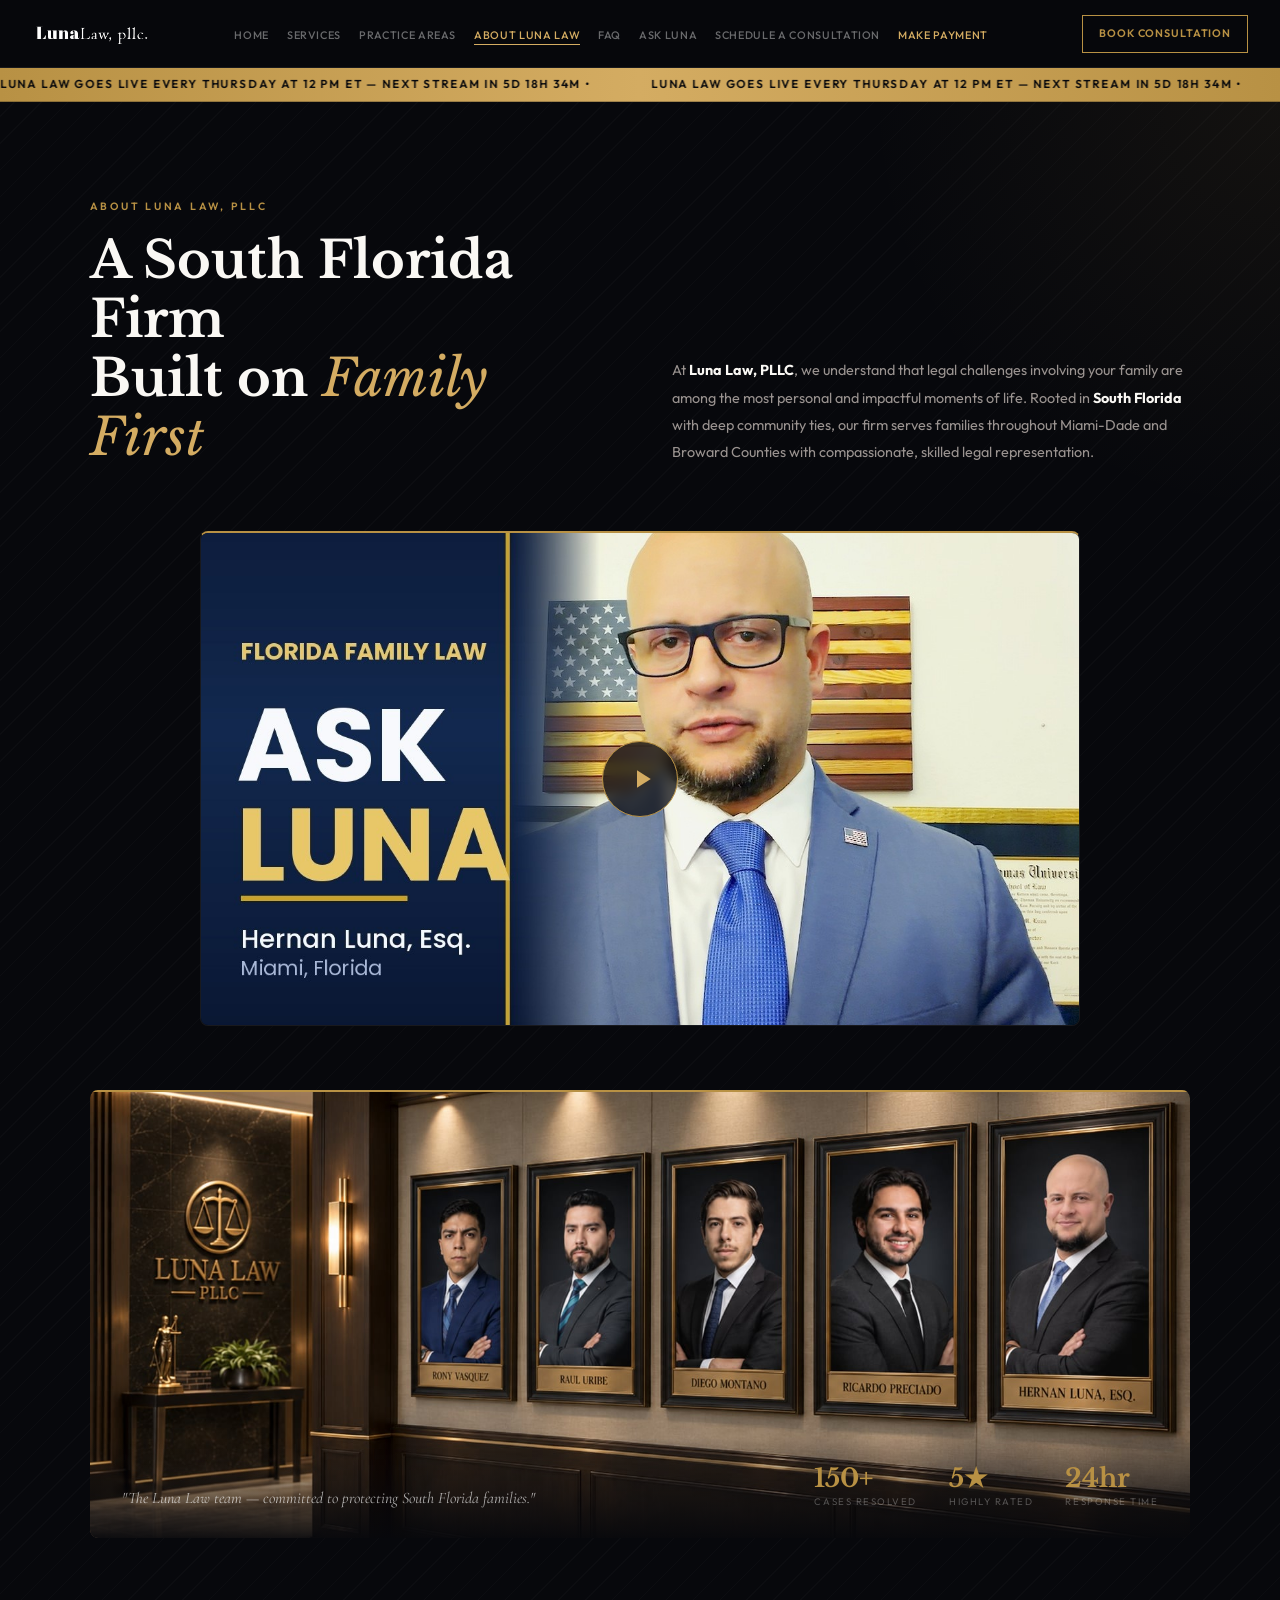
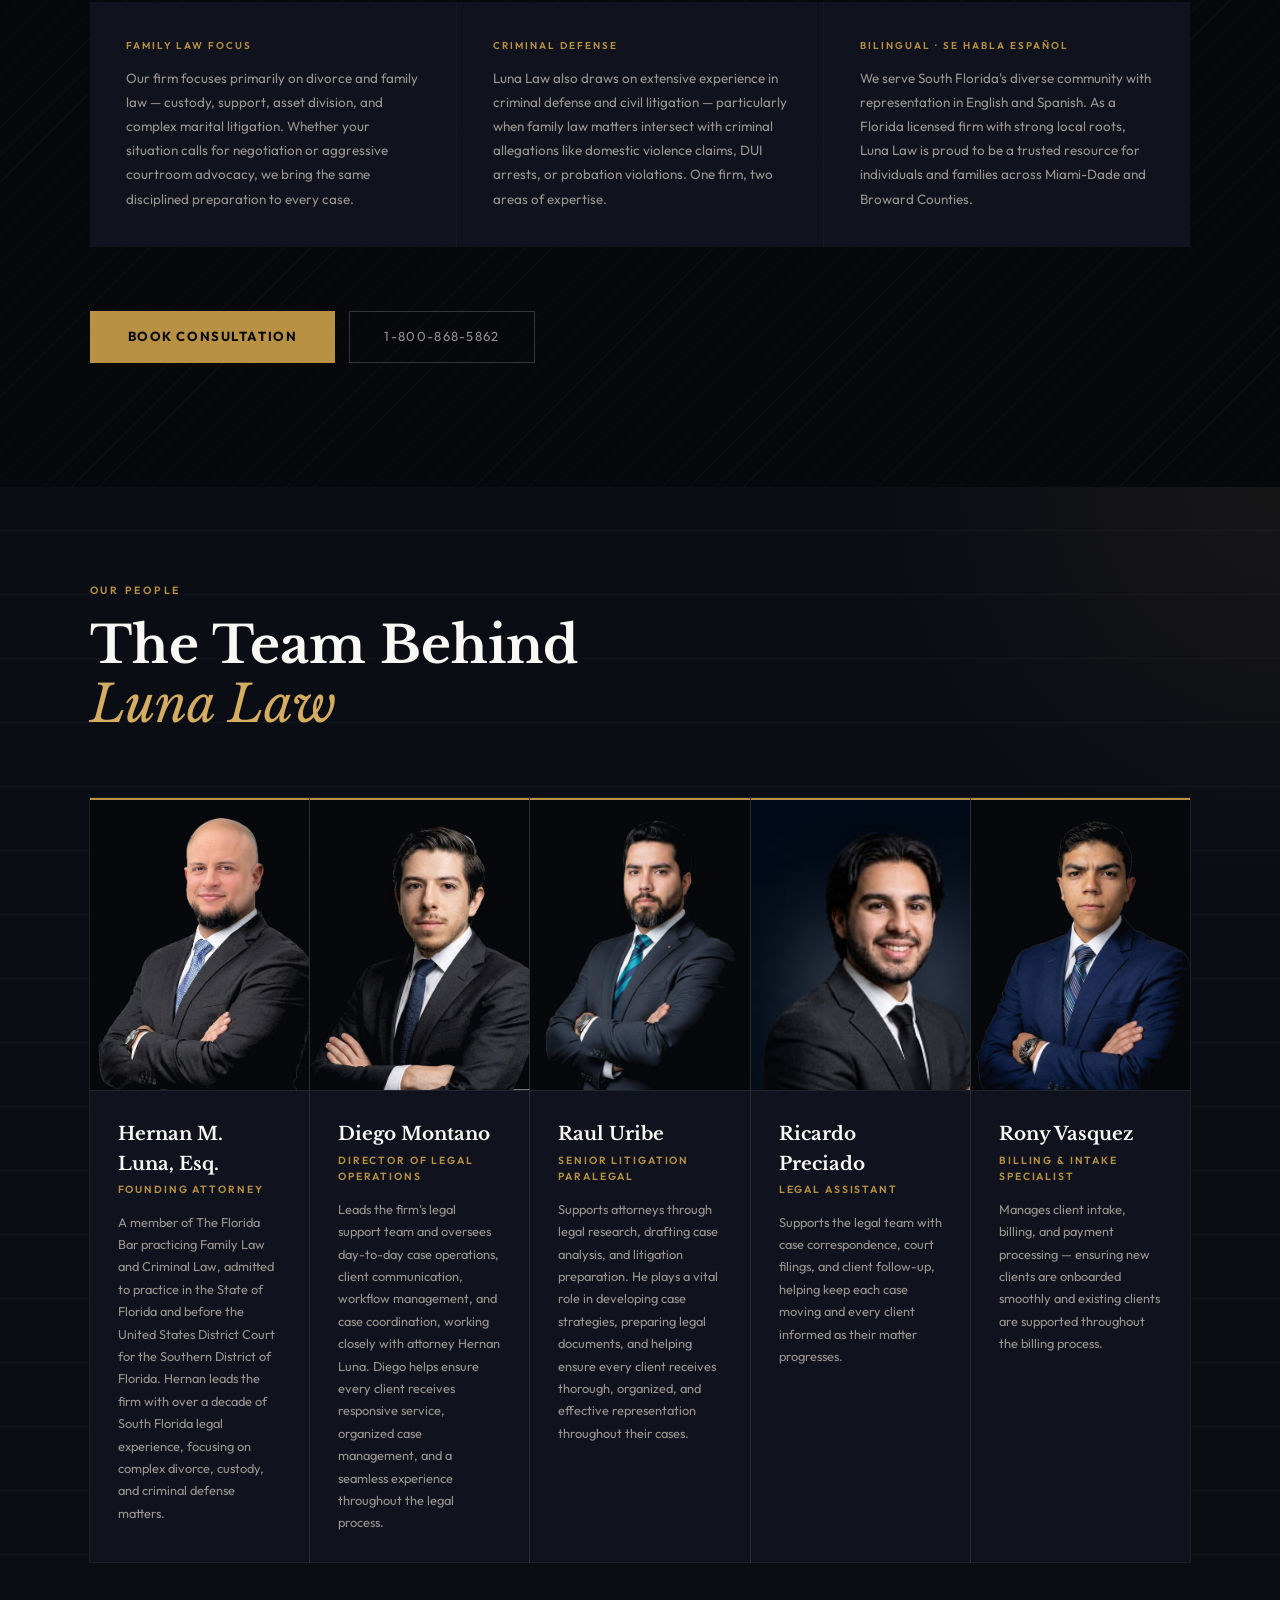
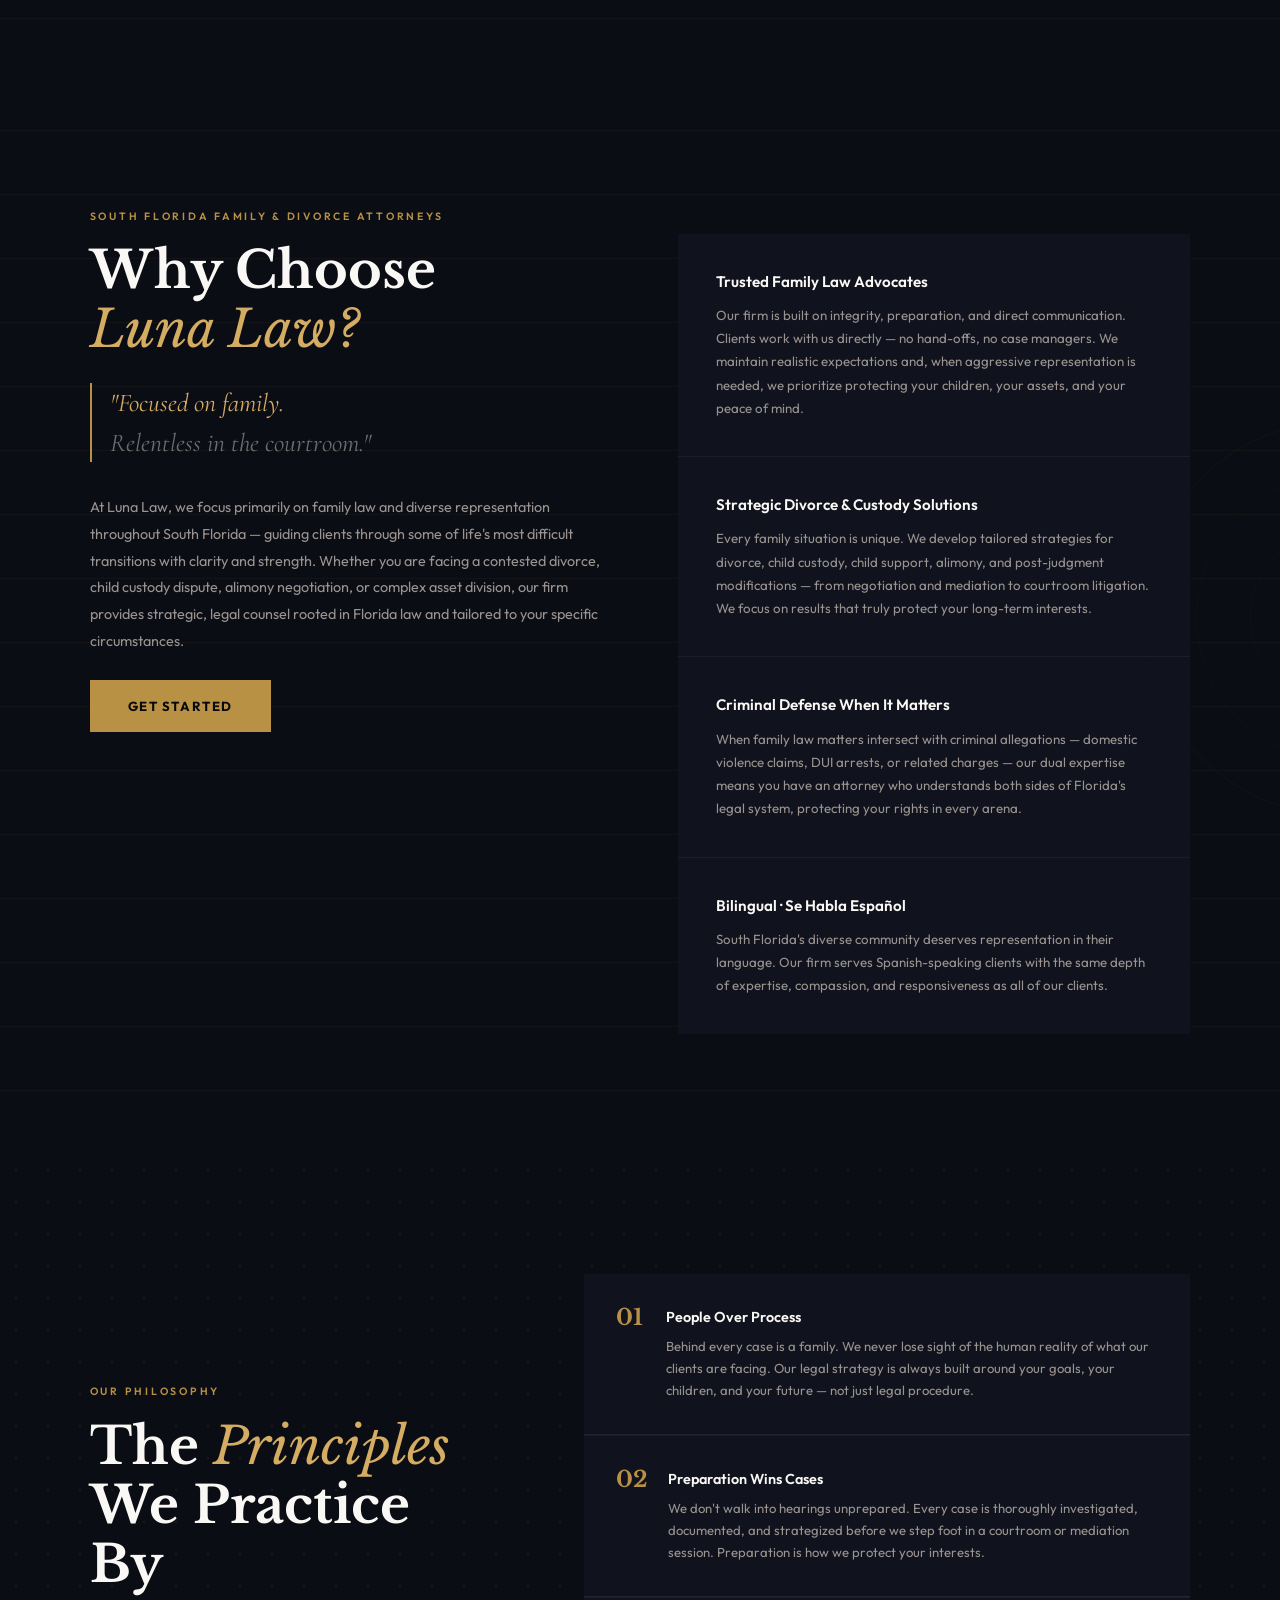
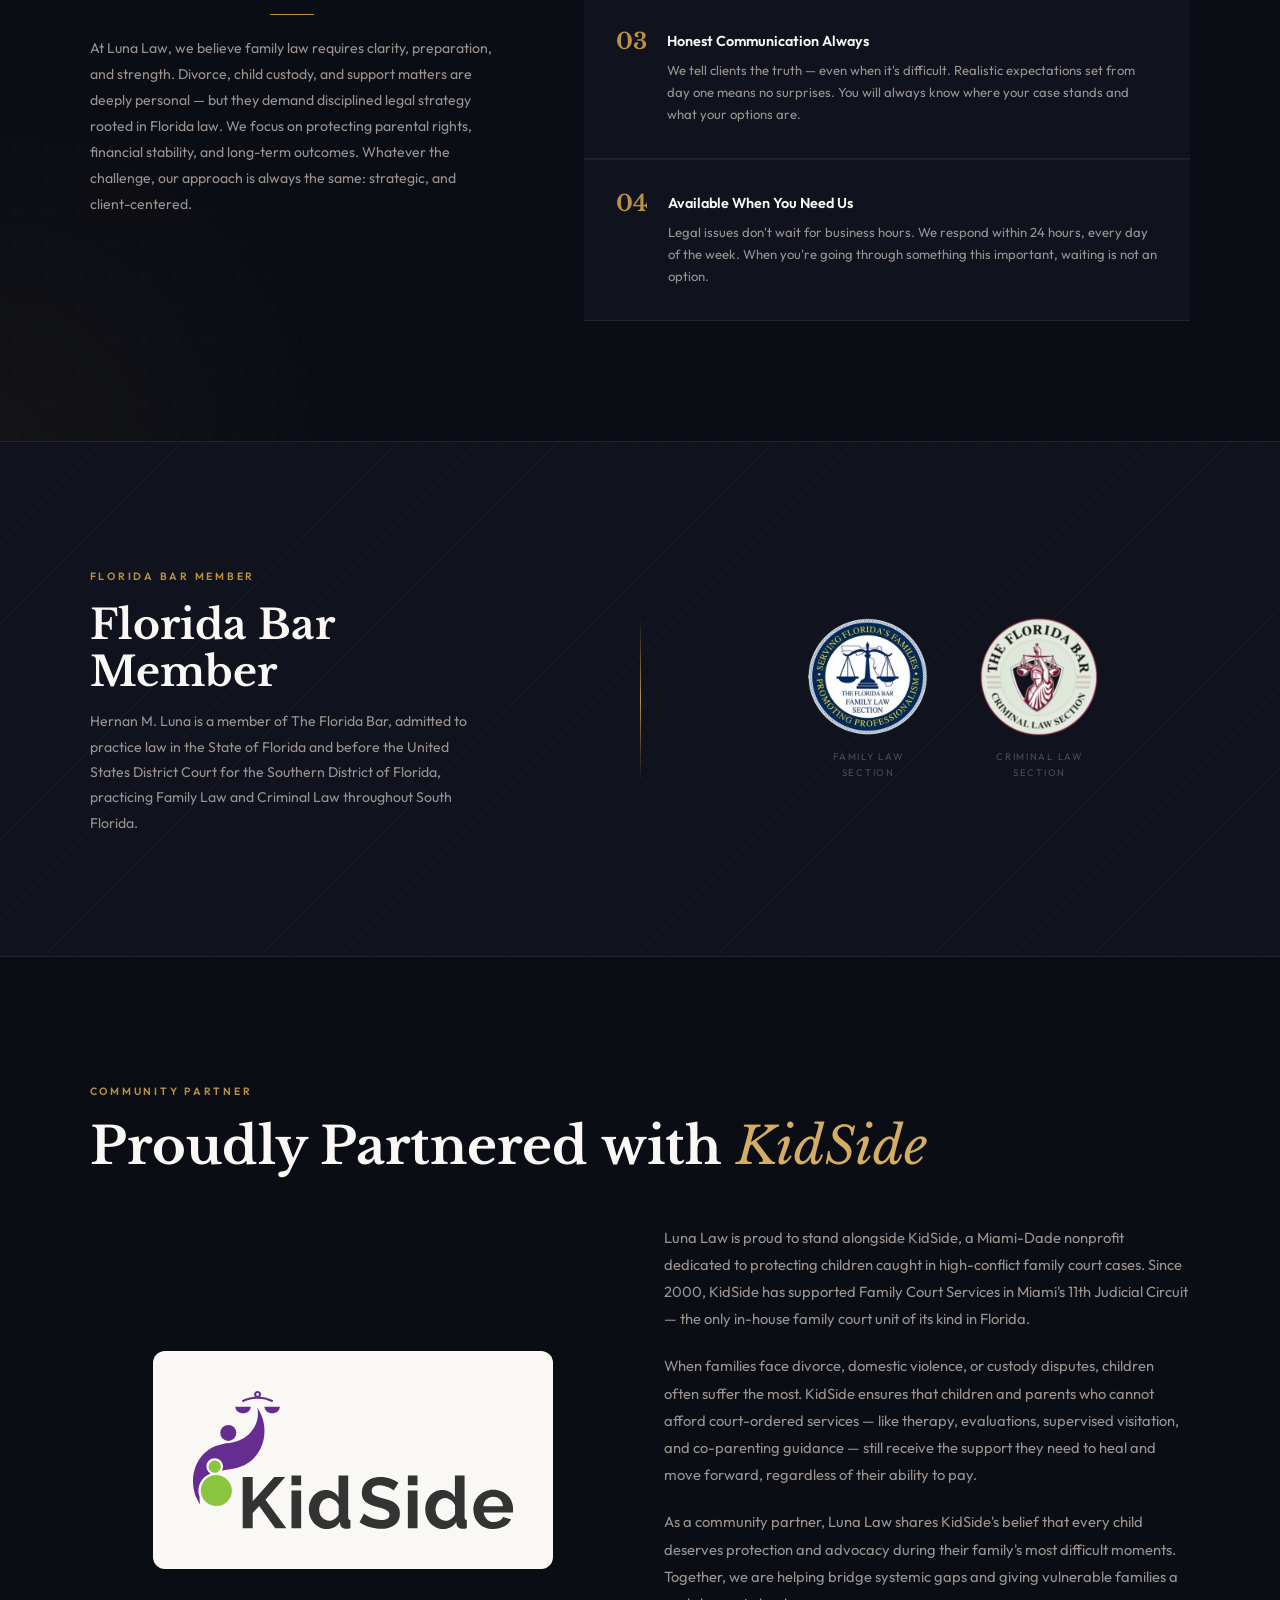
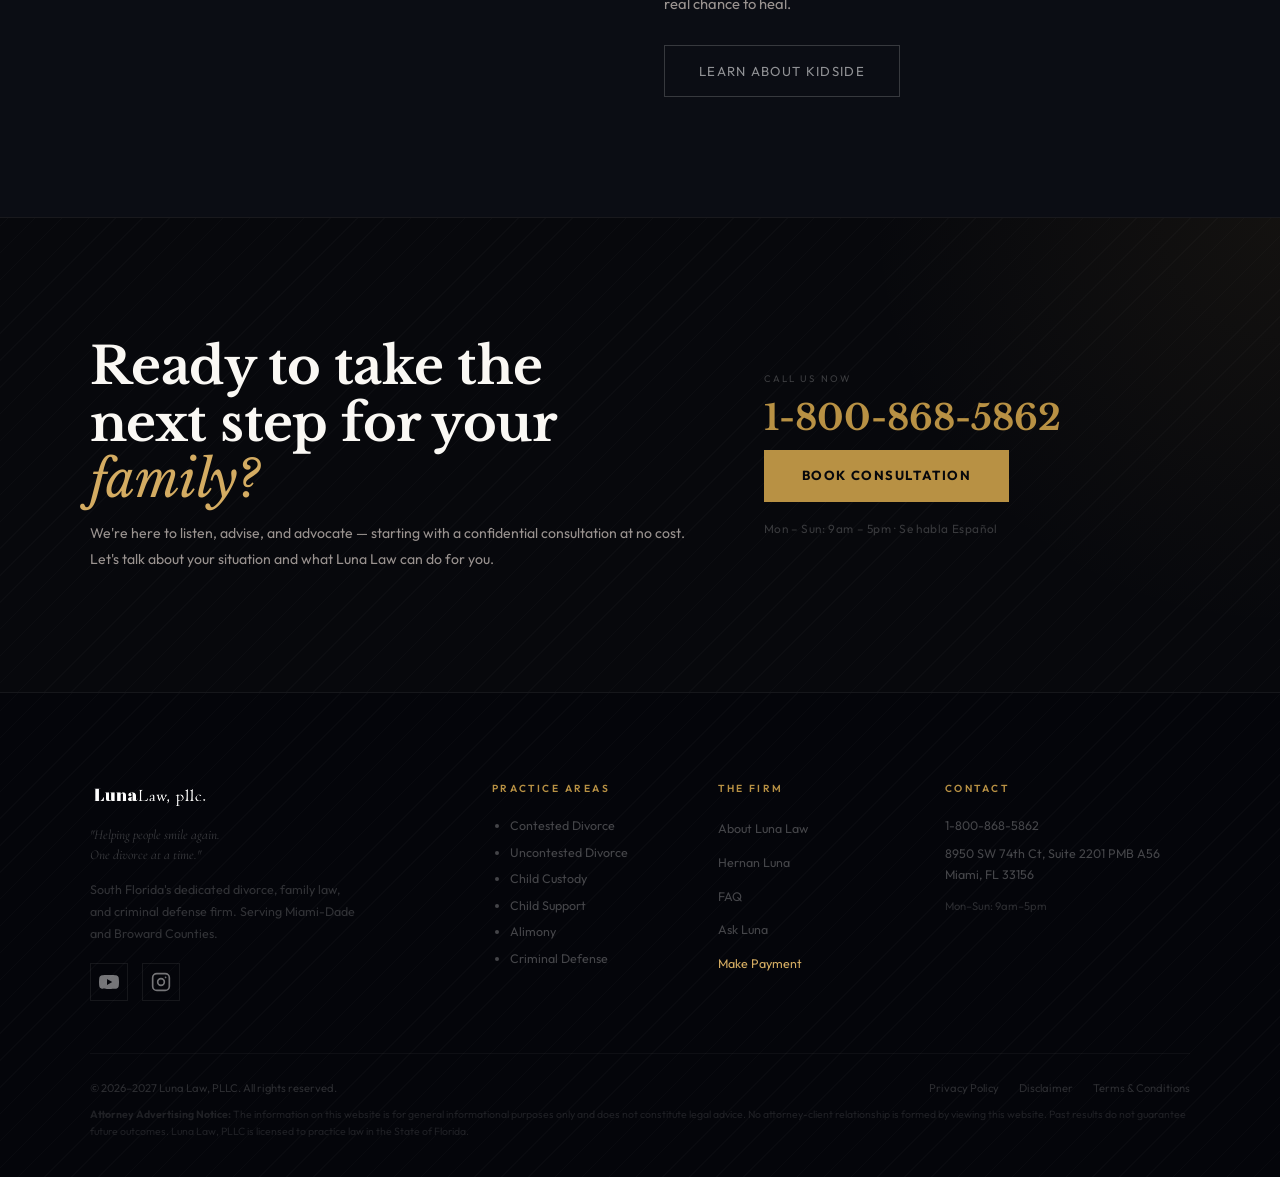
<file: about.html>
<!DOCTYPE html>
<html lang="en">
<head>
<!-- Google tag (gtag.js) -->
<script async src="https://www.googletagmanager.com/gtag/js?id=G-KQM1N2SDG9"></script>
<script>
  window.dataLayer = window.dataLayer || [];
  function gtag(){dataLayer.push(arguments);}
  gtag('js', new Date());
  gtag('config', 'G-KQM1N2SDG9');
</script>
<meta charset="UTF-8">
<meta name="viewport" content="width=device-width,initial-scale=1.0">
<meta name="description" content="Learn about Luna Law, PLLC — a South Florida family law firm founded by Hernan M. Luna, Esq. Serving Miami-Dade and Broward Counties with dedication and personal attention.">
<title>About Luna Law, PLLC | South Florida Family Law Firm</title>
<link rel="canonical" href="https://hlunalaw.com/about.html">
<script type="application/ld+json">
{
  "@context": "https://schema.org",
  "@type": "VideoObject",
  "name": "ASK LUNA — Welcome | Florida Family Law Questions, Answered | Hernan Luna, Miami Divorce Attorney",
  "description": "Hernan Luna of Luna Law, PLLC introduces the firm and the ASK LUNA channel: straight answers to the questions Florida families actually ask about divorce, parenting plans, paternity, relocation, property division, and injunctions, from a Miami family law and criminal defense attorney.",
  "thumbnailUrl": [
    "https://hlunalaw.com/assets/intro-video-poster.jpg",
    "https://i.ytimg.com/vi/h54zNLlksV0/hqdefault.jpg"
  ],
  "uploadDate": "2026-09-19T14:21:07-07:00",
  "duration": "PT39S",
  "contentUrl": "https://www.youtube.com/watch?v=h54zNLlksV0",
  "embedUrl": "https://www.youtube-nocookie.com/embed/h54zNLlksV0",
  "publisher": {
    "@type": "Organization",
    "name": "Luna Law, PLLC",
    "logo": {
      "@type": "ImageObject",
      "url": "https://hlunalaw.com/assets/logo.png"
    }
  },
  "author": {
    "@type": "Person",
    "name": "Hernan M. Luna"
  }
}
</script>
<meta property="og:type" content="website">
<meta property="og:site_name" content="Luna Law, PLLC">
<meta property="og:title" content="About Luna Law, PLLC | South Florida Family Law Firm">
<meta property="og:description" content="Learn about Luna Law, PLLC — a South Florida family law firm founded by Hernan M. Luna, Esq. Serving Miami-Dade and Broward Counties.">
<meta property="og:url" content="https://hlunalaw.com/about.html">
<meta property="og:image" content="https://hlunalaw.com/assets/team.jpg">
<meta property="og:locale" content="en_US">
<meta name="robots" content="index, follow">
<meta name="author" content="Luna Law, PLLC">
<meta name="twitter:card" content="summary_large_image">
<meta name="twitter:title" content="About Luna Law, PLLC | South Florida Family Law Firm">
<meta name="twitter:description" content="Learn about Luna Law, PLLC — a South Florida family law firm founded by Hernan M. Luna, Esq. Serving Miami-Dade and Broward Counties.">
<meta name="twitter:image" content="https://hlunalaw.com/assets/team.jpg">
<link rel="preconnect" href="https://fonts.googleapis.com">
<link rel="preconnect" href="https://fonts.gstatic.com" crossorigin>
<link href="https://fonts.googleapis.com/css2?family=Libre+Baskerville:ital,wght@0,400;0,700;1,400&family=Outfit:wght@300;400;500;600;700&family=Cormorant+Garamond:ital,wght@1,300;1,400&display=swap" rel="stylesheet" media="print" onload="this.media='all'">
<noscript><link href="https://fonts.googleapis.com/css2?family=Libre+Baskerville:ital,wght@0,400;0,700;1,400&family=Outfit:wght@300;400;500;600;700&family=Cormorant+Garamond:ital,wght@1,300;1,400&display=swap" rel="stylesheet"></noscript>

<link rel="stylesheet" href="css/styles.css">
</head>
<body>
<a class="skip" href="#main">Skip to main content</a>

<header role="banner">
  <nav class="nav" aria-label="Main navigation">
    <a href="index.html" class="nav-logo" aria-label="Luna Law Home"><img src="assets/logo.png" alt="Luna Law, PLLC" width="220" height="55"></a>
    <ul class="nav-links" role="list">
      <li><a href="index.html">Home</a></li>
      <li><a href="index.html#services">Services</a></li>
      <li><a href="index.html#practice">Practice Areas</a></li>
      <li><a href="about.html" class="active">About Luna Law</a></li>
      <li><a href="faq.html">FAQ</a></li>
      <li><a href="ask-luna/">Ask Luna</a></li>
      <li class="nav-schedule"><a href="https://calendly.com/hernanlunalaw" onclick="gtag('event', 'book_consultation_click', {'event_category': 'engagement', 'event_label': 'Calendly Booking'});" target="_blank" rel="noopener noreferrer">Schedule a Consultation</a></li>
      <li><a href="https://secure.lawpay.com/pages/luna/operating" onclick="gtag('event', 'make_payment_click', {'event_category': 'engagement', 'event_label': 'LawPay Payment'});" target="_blank" rel="noopener noreferrer" style="color:var(--gold-lt)">Make Payment</a></li>
    </ul>
    <a href="https://calendly.com/hernanlunalaw" onclick="gtag('event', 'book_consultation_click', {'event_category': 'engagement', 'event_label': 'Calendly Booking'});" target="_blank" rel="noopener noreferrer" class="nav-cta">Book Consultation</a>
    <button class="nav-toggle" aria-label="Open menu" aria-expanded="false" aria-controls="nav-drawer" id="nav-btn">
      <span aria-hidden="true"></span><span aria-hidden="true"></span><span aria-hidden="true"></span>
    </button>
  </nav>
  <nav class="nav-drawer" id="nav-drawer" aria-label="Mobile navigation" aria-hidden="true">
    <a href="index.html">Home</a>
    <a href="index.html#services">Services</a>
    <a href="index.html#practice">Practice Areas</a>
    <a href="about.html">About Luna Law</a>
    <a href="faq.html">FAQ</a>
    <a href="ask-luna/">Ask Luna</a>
    <a href="https://calendly.com/hernanlunalaw" onclick="gtag('event', 'book_consultation_click', {'event_category': 'engagement', 'event_label': 'Calendly Booking'});" target="_blank" rel="noopener noreferrer">Schedule a Consultation</a>
    <a href="https://secure.lawpay.com/pages/luna/operating" onclick="gtag('event', 'make_payment_click', {'event_category': 'engagement', 'event_label': 'LawPay Payment'});" target="_blank" style="color:var(--gold-lt);font-size:1.2rem!important">Make Payment</a>
    <a href="tel:+18008685862" onclick="gtag('event', 'phone_call_click', {'event_category': 'engagement', 'event_label': 'Phone Call'});" class="drawer-phone">1-800-868-5862</a>
    <a href="https://calendly.com/hernanlunalaw" onclick="gtag('event', 'book_consultation_click', {'event_category': 'engagement', 'event_label': 'Calendly Booking'});" target="_blank" rel="noopener noreferrer" class="drawer-cta">Book Consultation</a>
  </nav>
</header>
<a class="live-ticker" id="live-ticker" href="https://www.youtube.com/@UnoNextLatino" target="_blank" rel="noopener noreferrer" onclick="gtag('event', 'watch_live_click', {'event_category': 'engagement', 'event_label': 'YouTube Live Banner'});" aria-label="Luna Law is live on YouTube every Thursday at 12 PM Eastern. Watch the stream.">
  <div class="live-ticker-track" aria-hidden="true">
    <span class="live-ticker-content" id="ticker-a"></span><span class="live-ticker-content" id="ticker-b"></span>
  </div>
</a>

<main id="main">

<!-- INTRO -->
<section class="section" style="background:var(--void);padding-top:clamp(56px,7vw,96px);" aria-labelledby="intro-h">
  <div class="tx tx-lines" aria-hidden="true"></div>
  <div class="corner-glow" aria-hidden="true"></div>
  <div class="section-wrap">

    <!-- Top: label + headline + tagline in two columns -->
    <div style="display:grid;grid-template-columns:1fr 1fr;gap:clamp(32px,5vw,80px);align-items:end;margin-bottom:clamp(40px,5vw,64px);" class="intro-header-grid reveal">
      <div>
        <div class="s-label"><span class="s-label-bar" aria-hidden="true"></span><span class="s-label-text">About Luna Law, PLLC</span></div>
        <h2 class="s-title" id="intro-h">A South Florida Firm<br>Built on <em>Family First</em></h2>
      </div>
      <div>
        <p style="font-size:.9rem;line-height:1.9;color:var(--muted);">At <strong style="color:var(--white);">Luna Law, PLLC</strong>, we understand that legal challenges involving your family are among the most personal and impactful moments of life. Rooted in <strong style="color:var(--white);">South Florida</strong> with deep community ties, our firm serves families throughout Miami-Dade and Broward Counties with compassionate, skilled legal representation.</p>
      </div>
    </div>

    <!-- Intro video (click-to-play facade) -->
    <div class="about-video reveal">
      <div class="yt-lite" data-video-id="h54zNLlksV0" data-video-title="Meet Luna Law — Hernan Luna introduces the firm">
        <img src="assets/intro-video-poster.jpg" alt="Hernan Luna introduces Luna Law, PLLC — watch the 39-second firm overview" width="1280" height="720" loading="lazy" decoding="async">
        <button type="button" class="yt-lite-play" aria-label="Play video: Meet Luna Law">
          <svg viewBox="0 0 24 24" aria-hidden="true"><path d="M8 5v14l11-7z"/></svg>
        </button>
      </div>
    </div>

    <!-- Full-width team photo -->
    <div style="position:relative;width:100%;margin-bottom:clamp(40px,5vw,64px);border-radius:8px;overflow:hidden;" class="reveal">
      <div style="position:absolute;top:0;left:0;right:0;height:2px;background:var(--gold);z-index:2;"></div>
      <img class="team-photo-img" src="assets/team-portraits.jpg" alt="Portraits of the Luna Law team: Rony Vasquez, Raul Uribe, Diego Montano, Ricardo Preciado, and Hernan M. Luna, Esq." width="1672" height="941" loading="lazy" decoding="async" style="width:100%;height:clamp(280px,35vw,480px);object-fit:cover;object-position:center 30%;display:block;border-radius:8px;">
      <div class="team-overlay" style="position:absolute;bottom:0;left:0;right:0;padding:28px 32px;background:linear-gradient(to top,rgba(7,8,12,.95) 0%,transparent 100%);display:flex;align-items:flex-end;justify-content:space-between;flex-wrap:wrap;gap:12px;">
        <p class="team-photo-quote" style="font-family:'Cormorant Garamond',serif;font-size:1rem;font-style:italic;color:rgba(255,255,255,.65);line-height:1.4;">"The Luna Law team — committed to protecting South Florida families."</p>
        <div style="display:flex;gap:32px;">
          <div class="team-stat-cases"><div style="font-family:'Libre Baskerville',serif;font-size:1.6rem;font-weight:700;color:var(--gold);line-height:1;">150+</div><div style="font-size:.6rem;letter-spacing:.16em;text-transform:uppercase;color:rgba(255,255,255,.28);margin-top:3px;font-family:'Outfit',sans-serif;">Cases Resolved</div></div>
          <div><div style="font-family:'Libre Baskerville',serif;font-size:1.6rem;font-weight:700;color:var(--gold);line-height:1;">5★</div><div style="font-size:.6rem;letter-spacing:.16em;text-transform:uppercase;color:rgba(255,255,255,.28);margin-top:3px;font-family:'Outfit',sans-serif;">Highly Rated</div></div>
          <div><div style="font-family:'Libre Baskerville',serif;font-size:1.6rem;font-weight:700;color:var(--gold);line-height:1;">24hr</div><div style="font-size:.6rem;letter-spacing:.16em;text-transform:uppercase;color:rgba(255,255,255,.28);margin-top:3px;font-family:'Outfit',sans-serif;">Response Time</div></div>
        </div>
      </div>
    </div>

    <!-- Bottom: 3-col text content -->
    <div class="intro-pillars reveal">
      <div style="background:var(--surface);padding:clamp(24px,3vw,36px);">
        <div style="font-family:'Outfit',sans-serif;font-size:.62rem;font-weight:600;letter-spacing:.2em;text-transform:uppercase;color:var(--gold);margin-bottom:12px;">Family Law Focus</div>
        <p style="font-size:.84rem;line-height:1.8;color:var(--muted);">Our firm focuses primarily on divorce and family law — custody, support, asset division, and complex marital litigation. Whether your situation calls for negotiation or aggressive courtroom advocacy, we bring the same disciplined preparation to every case.</p>
      </div>
      <div style="background:var(--surface);padding:clamp(24px,3vw,36px);">
        <div style="font-family:'Outfit',sans-serif;font-size:.62rem;font-weight:600;letter-spacing:.2em;text-transform:uppercase;color:var(--gold);margin-bottom:12px;">Criminal Defense</div>
        <p style="font-size:.84rem;line-height:1.8;color:var(--muted);">Luna Law also draws on extensive experience in criminal defense and civil litigation — particularly when family law matters intersect with criminal allegations like domestic violence claims, DUI arrests, or probation violations. One firm, two areas of expertise.</p>
      </div>
      <div style="background:var(--surface);padding:clamp(24px,3vw,36px);">
        <div style="font-family:'Outfit',sans-serif;font-size:.62rem;font-weight:600;letter-spacing:.2em;text-transform:uppercase;color:var(--gold);margin-bottom:12px;">Bilingual · Se Habla Español</div>
        <p style="font-size:.84rem;line-height:1.8;color:var(--muted);">We serve South Florida's diverse community with representation in English and Spanish. As a Florida licensed firm with strong local roots, Luna Law is proud to be a trusted resource for individuals and families across Miami-Dade and Broward Counties.</p>
      </div>
    </div>

    <!-- CTA row -->
    <div style="display:flex;gap:14px;flex-wrap:wrap;padding-bottom:4px;" class="reveal">
      <a href="https://calendly.com/hernanlunalaw" onclick="gtag('event', 'book_consultation_click', {'event_category': 'engagement', 'event_label': 'Calendly Booking'});" target="_blank" rel="noopener noreferrer" class="btn-gold">Book Consultation</a>
      <a href="tel:+18008685862" onclick="gtag('event', 'phone_call_click', {'event_category': 'engagement', 'event_label': 'Phone Call'});" class="btn-ghost">1-800-868-5862</a>
    </div>

  </div>
</section>

<!-- TEAM -->
<section class="section" style="background:var(--deep);padding-top:clamp(56px,7vw,96px);" aria-labelledby="team-h">
  <div class="tx tx-rules" aria-hidden="true"></div>
  <div class="corner-glow" aria-hidden="true"></div>
  <div class="section-wrap">

    <div class="s-label reveal"><span class="s-label-bar" aria-hidden="true"></span><span class="s-label-text">Our People</span></div>
    <h2 class="s-title reveal" id="team-h" style="margin-bottom:clamp(40px,5vw,64px);">The Team Behind<br><em>Luna Law</em></h2>

    <!-- Team grid: 5-up (3-up ≤1100px, 2-up ≤860px, 1-up ≤540px) -->
    <div class="team-grid reveal">

      <div class="team-card">
        <div class="team-photo-wrap">
          <img src="assets/team/hernan-luna.jpg" alt="Hernan M. Luna, Esq. — Founding Attorney at Luna Law PLLC, South Florida family law and criminal defense attorney" width="600" height="703" loading="lazy" decoding="async" style="width:100%;height:100%;object-fit:cover;object-position:top center;display:block;">
        </div>
        <div class="team-info">
          <h3 class="team-name">Hernan M. Luna, Esq.</h3>
          <p class="team-role">Founding Attorney</p>
          <p class="team-bio">A member of The Florida Bar practicing Family Law and Criminal Law, admitted to practice in the State of Florida and before the United States District Court for the Southern District of Florida. Hernan leads the firm with over a decade of South Florida legal experience, focusing on complex divorce, custody, and criminal defense matters.</p>
        </div>
      </div>

      <div class="team-card">
        <div class="team-photo-wrap">
          <img src="assets/team/diego-montano.jpg" alt="Diego Montano — Legal Team Member at Luna Law PLLC" width="600" height="726" loading="lazy" decoding="async" style="width:100%;height:100%;object-fit:cover;object-position:top center;display:block;">
        </div>
        <div class="team-info">
          <h3 class="team-name">Diego Montano</h3>
          <p class="team-role">Director of Legal Operations</p>
          <p class="team-bio">Leads the firm's legal support team and oversees day-to-day case operations, client communication, workflow management, and case coordination, working closely with attorney Hernan Luna. Diego helps ensure every client receives responsive service, organized case management, and a seamless experience throughout the legal process.</p>
        </div>
      </div>

      <div class="team-card">
        <div class="team-photo-wrap">
          <img src="assets/team/raul-uribe.jpg" alt="Raul Uribe — Legal Assistant at Luna Law PLLC" width="600" height="726" loading="lazy" decoding="async" style="width:100%;height:100%;object-fit:cover;object-position:top center;display:block;">
        </div>
        <div class="team-info">
          <h3 class="team-name">Raul Uribe</h3>
          <p class="team-role">Senior Litigation Paralegal</p>
          <p class="team-bio">Supports attorneys through legal research, drafting case analysis, and litigation preparation. He plays a vital role in developing case strategies, preparing legal documents, and helping ensure every client receives thorough, organized, and effective representation throughout their cases.</p>
        </div>
      </div>

      <div class="team-card">
        <div class="team-photo-wrap">
          <img src="assets/team/ricardo-preciado.jpg" alt="Ricardo Preciado — Legal Assistant at Luna Law PLLC" width="206" height="300" loading="lazy" decoding="async" style="width:100%;height:100%;object-fit:cover;object-position:top center;display:block;">
        </div>
        <div class="team-info">
          <h3 class="team-name">Ricardo Preciado</h3>
          <p class="team-role">Legal Assistant</p>
          <p class="team-bio">Supports the legal team with case correspondence, court filings, and client follow-up, helping keep each case moving and every client informed as their matter progresses.</p>
        </div>
      </div>

      <div class="team-card">
        <div class="team-photo-wrap">
          <img src="assets/team/rony-vasquez.jpg" alt="Rony Vasquez — Billing and Intake Specialist at Luna Law PLLC" width="600" height="726" loading="lazy" decoding="async" style="width:100%;height:100%;object-fit:cover;object-position:top center;display:block;">
        </div>
        <div class="team-info">
          <h3 class="team-name">Rony Vasquez</h3>
          <p class="team-role">Billing &amp; Intake Specialist</p>
          <p class="team-bio">Manages client intake, billing, and payment processing — ensuring new clients are onboarded smoothly and existing clients are supported throughout the billing process.</p>
        </div>
      </div>

    </div>
  </div>
</section>

<!-- WHY CHOOSE -->
<section class="section" style="background:var(--deep);" aria-labelledby="why-h">
  <div class="tx tx-rules" aria-hidden="true"></div>
  <svg style="position:absolute;right:-60px;top:50%;transform:translateY(-50%);width:clamp(280px,35vw,500px);height:clamp(280px,35vw,500px);pointer-events:none;z-index:1;opacity:.05" viewBox="0 0 500 500" fill="none" aria-hidden="true">
    <circle cx="500" cy="250" r="220" stroke="#b89144" stroke-width="1"/>
    <circle cx="500" cy="250" r="160" stroke="#b89144" stroke-width=".6"/>
    <circle cx="500" cy="250" r="100" stroke="#b89144" stroke-width=".6"/>
  </svg>
  <div class="section-wrap">
    <div class="why-grid">
      <div class="reveal">
        <div class="s-label"><span class="s-label-bar" aria-hidden="true"></span><span class="s-label-text">South Florida Family &amp; Divorce Attorneys</span></div>
        <h2 class="s-title" id="why-h">Why Choose<br><em>Luna Law?</em></h2>
        <p class="why-tagline"><strong>"Focused on family.</strong><br>Relentless in the courtroom."</p>
        <div class="why-body">
          <p>At Luna Law, we focus primarily on family law and diverse representation throughout South Florida — guiding clients through some of life's most difficult transitions with clarity and strength. Whether you are facing a contested divorce, child custody dispute, alimony negotiation, or complex asset division, our firm provides strategic, legal counsel rooted in Florida law and tailored to your specific circumstances.</p>
        </div>
        <a href="https://calendly.com/hernanlunalaw" onclick="gtag('event', 'book_consultation_click', {'event_category': 'engagement', 'event_label': 'Calendly Booking'});" target="_blank" rel="noopener noreferrer" class="btn-gold" style="margin-top:8px;">Get Started</a>
      </div>
      <div class="reveal">
        <div class="why-cards">
          <div class="why-card">
            <h3>Trusted Family Law Advocates</h3>
            <p>Our firm is built on integrity, preparation, and direct communication. Clients work with us directly — no hand-offs, no case managers. We maintain realistic expectations and, when aggressive representation is needed, we prioritize protecting your children, your assets, and your peace of mind.</p>
          </div>
          <div class="why-card">
            <h3>Strategic Divorce &amp; Custody Solutions</h3>
            <p>Every family situation is unique. We develop tailored strategies for divorce, child custody, child support, alimony, and post-judgment modifications — from negotiation and mediation to courtroom litigation. We focus on results that truly protect your long-term interests.</p>
          </div>
          <div class="why-card">
            <h3>Criminal Defense When It Matters</h3>
            <p>When family law matters intersect with criminal allegations — domestic violence claims, DUI arrests, or related charges — our dual expertise means you have an attorney who understands both sides of Florida's legal system, protecting your rights in every arena.</p>
          </div>
          <div class="why-card">
            <h3>Bilingual · Se Habla Español</h3>
            <p>South Florida's diverse community deserves representation in their language. Our firm serves Spanish-speaking clients with the same depth of expertise, compassion, and responsiveness as all of our clients.</p>
          </div>
        </div>
      </div>
    </div>
  </div>
</section>

<!-- PHILOSOPHY -->
<section class="section philosophy" aria-labelledby="phil-h">
  <div class="tx tx-dots" aria-hidden="true"></div>
  <div class="corner-glow-bl" aria-hidden="true"></div>
  <div class="section-wrap">
    <div class="phil-inner">
      <div class="reveal">
        <div class="s-label"><span class="s-label-bar" aria-hidden="true"></span><span class="s-label-text">Our Philosophy</span></div>
        <h2 class="s-title" id="phil-h" style="margin-bottom:20px;">The <em>Principles</em><br>We Practice By</h2>
        <div class="gold-line" aria-hidden="true"></div>
        <p class="phil-sub">At Luna Law, we believe family law requires clarity, preparation, and strength. Divorce, child custody, and support matters are deeply personal — but they demand disciplined legal strategy rooted in Florida law. We focus on protecting parental rights, financial stability, and long-term outcomes. Whatever the challenge, our approach is always the same: strategic, and client-centered.</p>
      </div>
      <div class="reveal">
        <div class="phil-pillars" role="list">
          <div class="pillar" role="listitem">
            <div class="pillar-num" aria-hidden="true">01</div>
            <div>
              <h3>People Over Process</h3>
              <p>Behind every case is a family. We never lose sight of the human reality of what our clients are facing. Our legal strategy is always built around your goals, your children, and your future — not just legal procedure.</p>
            </div>
          </div>
          <div class="pillar" role="listitem">
            <div class="pillar-num" aria-hidden="true">02</div>
            <div>
              <h3>Preparation Wins Cases</h3>
              <p>We don't walk into hearings unprepared. Every case is thoroughly investigated, documented, and strategized before we step foot in a courtroom or mediation session. Preparation is how we protect your interests.</p>
            </div>
          </div>
          <div class="pillar" role="listitem">
            <div class="pillar-num" aria-hidden="true">03</div>
            <div>
              <h3>Honest Communication Always</h3>
              <p>We tell clients the truth — even when it's difficult. Realistic expectations set from day one means no surprises. You will always know where your case stands and what your options are.</p>
            </div>
          </div>
          <div class="pillar" role="listitem">
            <div class="pillar-num" aria-hidden="true">04</div>
            <div>
              <h3>Available When You Need Us</h3>
              <p>Legal issues don't wait for business hours. We respond within 24 hours, every day of the week. When you're going through something this important, waiting is not an option.</p>
            </div>
          </div>
        </div>
      </div>
    </div>
  </div>
</section>

<!-- CREDENTIALS -->
<section class="section creds-strip" aria-label="Florida Bar Membership">
  <div class="tx tx-lines" aria-hidden="true"></div>
  <div class="section-wrap">
    <div class="creds-strip-inner">
      <div class="reveal">
        <div class="s-label"><span class="s-label-bar" aria-hidden="true"></span><span class="s-label-text">Florida Bar Member</span></div>
        <h2 class="s-title" style="font-size:clamp(1.6rem,3.2vw,2.6rem);margin-bottom:14px;">Florida Bar<br>Member</h2>
        <p class="creds-text" style="font-size:.88rem;line-height:1.8;color:var(--muted);max-width:380px;">Hernan M. Luna is a member of The Florida Bar, admitted to practice law in the State of Florida and before the United States District Court for the Southern District of Florida, practicing Family Law and Criminal Law throughout South Florida.</p>
      </div>
      <div class="creds-divider" aria-hidden="true"></div>
      <div class="creds-badges reveal">
        <div class="badge-item"><img src="assets/badge-family.png" alt="The Florida Bar — Family Law Section" width="120" height="120" loading="lazy" decoding="async"><span class="badge-caption">Family Law Section</span></div>
        <div class="badge-item"><img src="assets/badge-criminal.png" alt="The Florida Bar — Criminal Law Section" width="120" height="120" loading="lazy" decoding="async"><span class="badge-caption">Criminal Law Section</span></div>
      </div>
    </div>
  </div>
</section>

<!-- KIDSIDE COMMUNITY PARTNER -->
<section class="section" style="background:var(--deep);" aria-label="KidSide Community Partnership">
  <div class="section-wrap">
    <div class="reveal">
      <div class="s-label"><span class="s-label-bar" aria-hidden="true"></span><span class="s-label-text">Community Partner</span></div>
      <h2 class="s-title" style="margin-bottom:48px;">Proudly Partnered with <em>KidSide</em></h2>
    </div>
    <div style="display:grid;grid-template-columns:1fr 1fr;gap:48px;align-items:center;">
      <div class="reveal" style="display:flex;justify-content:center;">
        <div style="background:#faf8f4;border-radius:12px;padding:40px;display:flex;align-items:center;justify-content:center;width:100%;max-width:400px;">
          <img src="assets/kidside-logo-02.svg" alt="KidSide — Miami-Dade nonprofit supporting children in family court" loading="lazy" decoding="async" style="max-width:100%;height:auto;">
        </div>
      </div>
      <div class="reveal">
        <p style="font-size:.92rem;line-height:1.85;color:var(--muted);margin-bottom:20px;">Luna Law is proud to stand alongside KidSide, a Miami-Dade nonprofit dedicated to protecting children caught in high-conflict family court cases. Since 2000, KidSide has supported Family Court Services in Miami's 11th Judicial Circuit — the only in-house family court unit of its kind in Florida.</p>
        <p style="font-size:.92rem;line-height:1.85;color:var(--muted);margin-bottom:20px;">When families face divorce, domestic violence, or custody disputes, children often suffer the most. KidSide ensures that children and parents who cannot afford court-ordered services — like therapy, evaluations, supervised visitation, and co-parenting guidance — still receive the support they need to heal and move forward, regardless of their ability to pay.</p>
        <p style="font-size:.92rem;line-height:1.85;color:var(--muted);margin-bottom:28px;">As a community partner, Luna Law shares KidSide's belief that every child deserves protection and advocacy during their family's most difficult moments. Together, we are helping bridge systemic gaps and giving vulnerable families a real chance to heal.</p>
        <a href="https://kidsidemiami.org/" target="_blank" rel="noopener noreferrer" class="btn-ghost">Learn About KidSide</a>
      </div>
    </div>
  </div>
</section>

<!-- CTA -->
<section class="section cta-band" aria-labelledby="cta-h">
  <div class="tx tx-lines" aria-hidden="true"></div>
  <div class="corner-glow" aria-hidden="true"></div>
  <div class="section-wrap">
    <div class="cta-band-inner">
      <div class="reveal">
        <h2 class="cta-hl" id="cta-h">Ready to take the<br>next step for your <em>family?</em></h2>
        <p class="cta-sub">We're here to listen, advise, and advocate — starting with a confidential consultation at no cost. Let's talk about your situation and what Luna Law can do for you.</p>
      </div>
      <div class="cta-right reveal">
        <p style="font-size:.6rem;letter-spacing:.22em;text-transform:uppercase;color:rgba(255,255,255,.22);font-family:'Outfit',sans-serif;">Call us now</p>
        <a href="tel:+18008685862" onclick="gtag('event', 'phone_call_click', {'event_category': 'engagement', 'event_label': 'Phone Call'});" class="cta-phone">1-800-868-5862</a>
        <a href="https://calendly.com/hernanlunalaw" onclick="gtag('event', 'book_consultation_click', {'event_category': 'engagement', 'event_label': 'Calendly Booking'});" target="_blank" rel="noopener noreferrer" class="btn-gold">Book Consultation</a>
        <p class="cta-hours">Mon – Sun: 9am – 5pm · Se habla Español</p>
      </div>
    </div>
  </div>
</section>

</main>

<!-- FOOTER -->
<footer class="footer" role="contentinfo">
  <div class="tx tx-lines" aria-hidden="true"></div>
  <img class="footer-sig" src="assets/sig.png" alt="" role="presentation" width="300" height="78" loading="lazy" decoding="async">
  <div class="section-wrap" style="padding:0 clamp(28px,7vw,90px);">
    <div class="footer-grid">
      <div>
        <div class="footer-logo"><img src="assets/logo.png" alt="Luna Law, PLLC" width="220" height="55" loading="lazy" decoding="async"></div>
        <p class="footer-tagline">"Helping people smile again.<br>One divorce at a time."</p>
        <p class="footer-desc">South Florida's dedicated divorce, family law, and criminal defense firm. Serving Miami-Dade and Broward Counties.</p>
        <div class="footer-social" aria-label="Social media">
          <a href="https://www.youtube.com/@LunaLawMiami" onclick="gtag('event', 'youtube_click', {'event_category': 'engagement', 'event_label': 'Footer Icon'});" target="_blank" rel="noopener noreferrer" aria-label="Luna Law on YouTube"><svg width="20" height="20" viewBox="0 0 24 24" fill="currentColor" aria-hidden="true"><path d="M23.5 6.2a3 3 0 0 0-2.1-2.1C19.5 3.6 12 3.6 12 3.6s-7.5 0-9.4.5A3 3 0 0 0 .5 6.2 31 31 0 0 0 0 12a31 31 0 0 0 .5 5.8 3 3 0 0 0 2.1 2.1c1.9.5 9.4.5 9.4.5s7.5 0 9.4-.5a3 3 0 0 0 2.1-2.1A31 31 0 0 0 24 12a31 31 0 0 0-.5-5.8zM9.6 15.6V8.4l6.3 3.6-6.3 3.6z"/></svg></a>
          <a href="https://instagram.com/hlunalaw" onclick="gtag('event', 'instagram_click', {'event_category': 'engagement', 'event_label': 'Footer Icon'});" target="_blank" rel="noopener noreferrer" aria-label="Luna Law on Instagram"><svg width="20" height="20" viewBox="0 0 24 24" fill="none" stroke="currentColor" stroke-width="2" stroke-linecap="round" stroke-linejoin="round" aria-hidden="true"><rect x="2" y="2" width="20" height="20" rx="5"/><circle cx="12" cy="12" r="4"/><line x1="17.5" y1="6.5" x2="17.51" y2="6.5"/></svg></a>
        </div>
      </div>
      <nav aria-label="Practice areas"><div class="footer-head">Practice Areas</div><ul class="footer-links-plain"><li>Contested Divorce</li><li>Uncontested Divorce</li><li>Child Custody</li><li>Child Support</li><li>Alimony</li><li>Criminal Defense</li></ul></nav>
      <nav aria-label="Firm links"><div class="footer-head">The Firm</div><ul class="footer-links"><li><a href="about.html">About Luna Law</a></li><li><a href="index.html#attorney">Hernan Luna</a></li><li><a href="faq.html">FAQ</a></li><li><a href="ask-luna/">Ask Luna</a></li><li><a href="https://secure.lawpay.com/pages/luna/operating" onclick="gtag('event', 'make_payment_click', {'event_category': 'engagement', 'event_label': 'LawPay Payment'});" target="_blank" rel="noopener noreferrer" style="color:var(--gold-lt)">Make Payment</a></li></ul></nav>
      <div class="footer-contact"><div class="footer-head">Contact</div><p><a href="tel:+18008685862" onclick="gtag('event', 'phone_call_click', {'event_category': 'engagement', 'event_label': 'Phone Call'});">1-800-868-5862</a></p><p>8950 SW 74th Ct, Suite 2201 PMB A56<br>Miami, FL 33156</p><p style="margin-top:12px;font-size:.7rem;color:rgba(255,255,255,.16)">Mon–Sun: 9am–5pm</p></div>
    </div>
    <div class="footer-bottom">
      <p class="footer-copy">© 2026–2027 Luna Law, PLLC. All rights reserved.</p>
      <nav class="footer-legal" aria-label="Legal links"><a href="privacy-terms.html">Privacy Policy</a><a href="#">Disclaimer</a><a href="privacy-terms.html">Terms &amp; Conditions</a></nav>
    </div>
    <p class="footer-disclaimer"><strong>Attorney Advertising Notice:</strong> The information on this website is for general informational purposes only and does not constitute legal advice. No attorney-client relationship is formed by viewing this website. Past results do not guarantee future outcomes. Luna Law, PLLC is licensed to practice law in the State of Florida.</p>
  </div>
</footer>

<script src="js/scripts.js"></script>
</body>
</html>
</file>
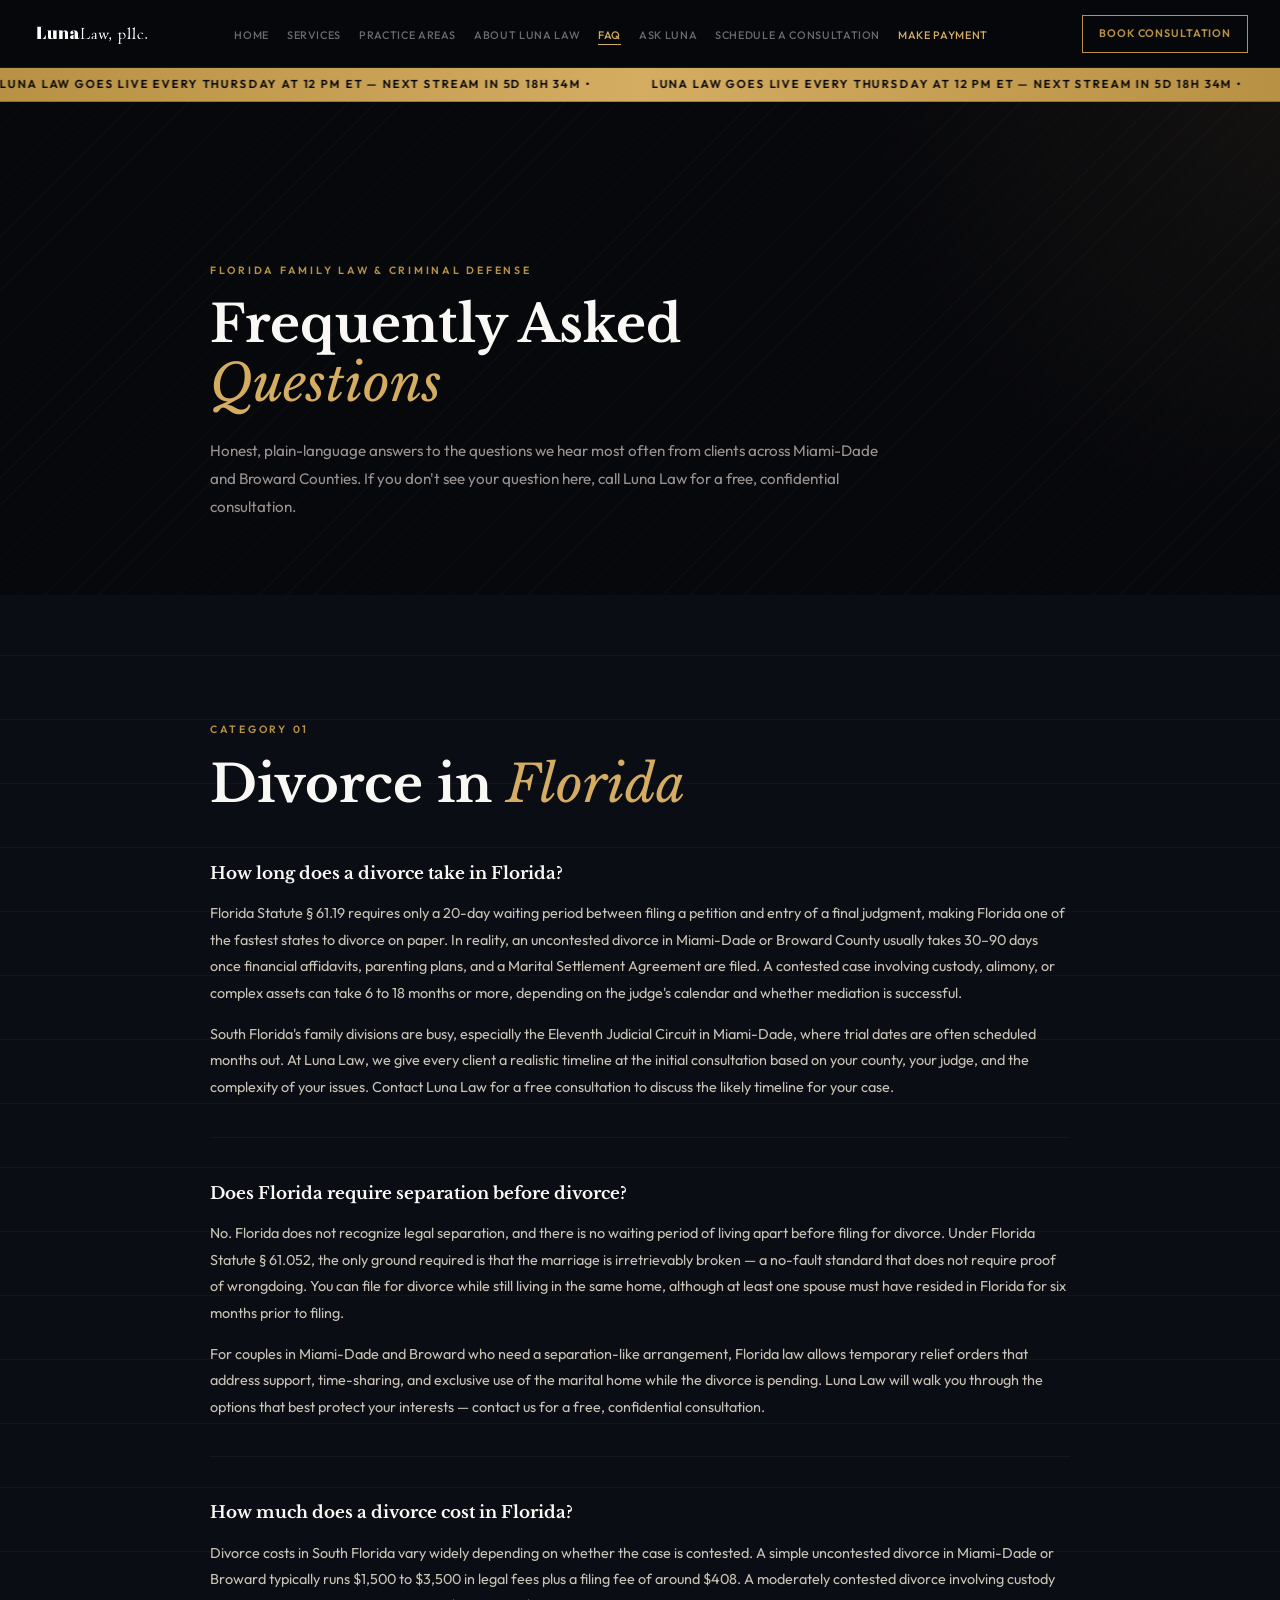
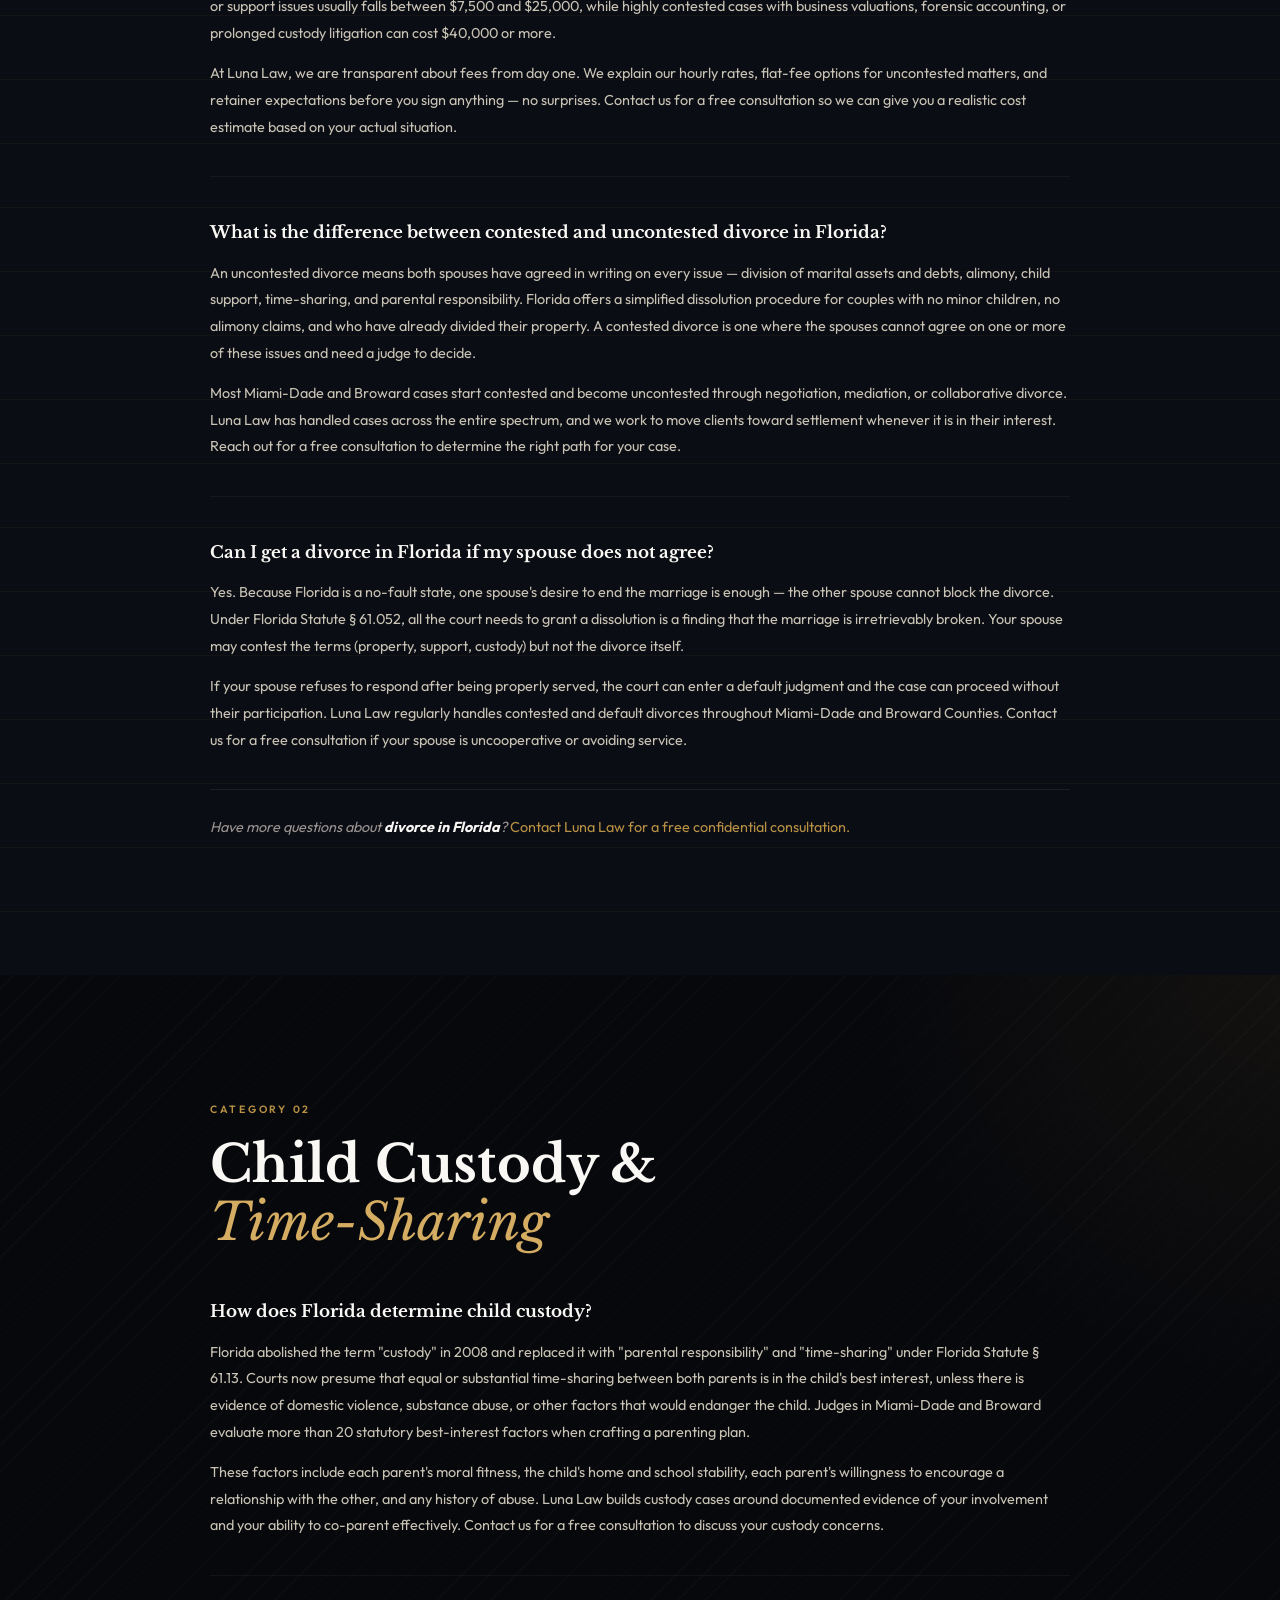
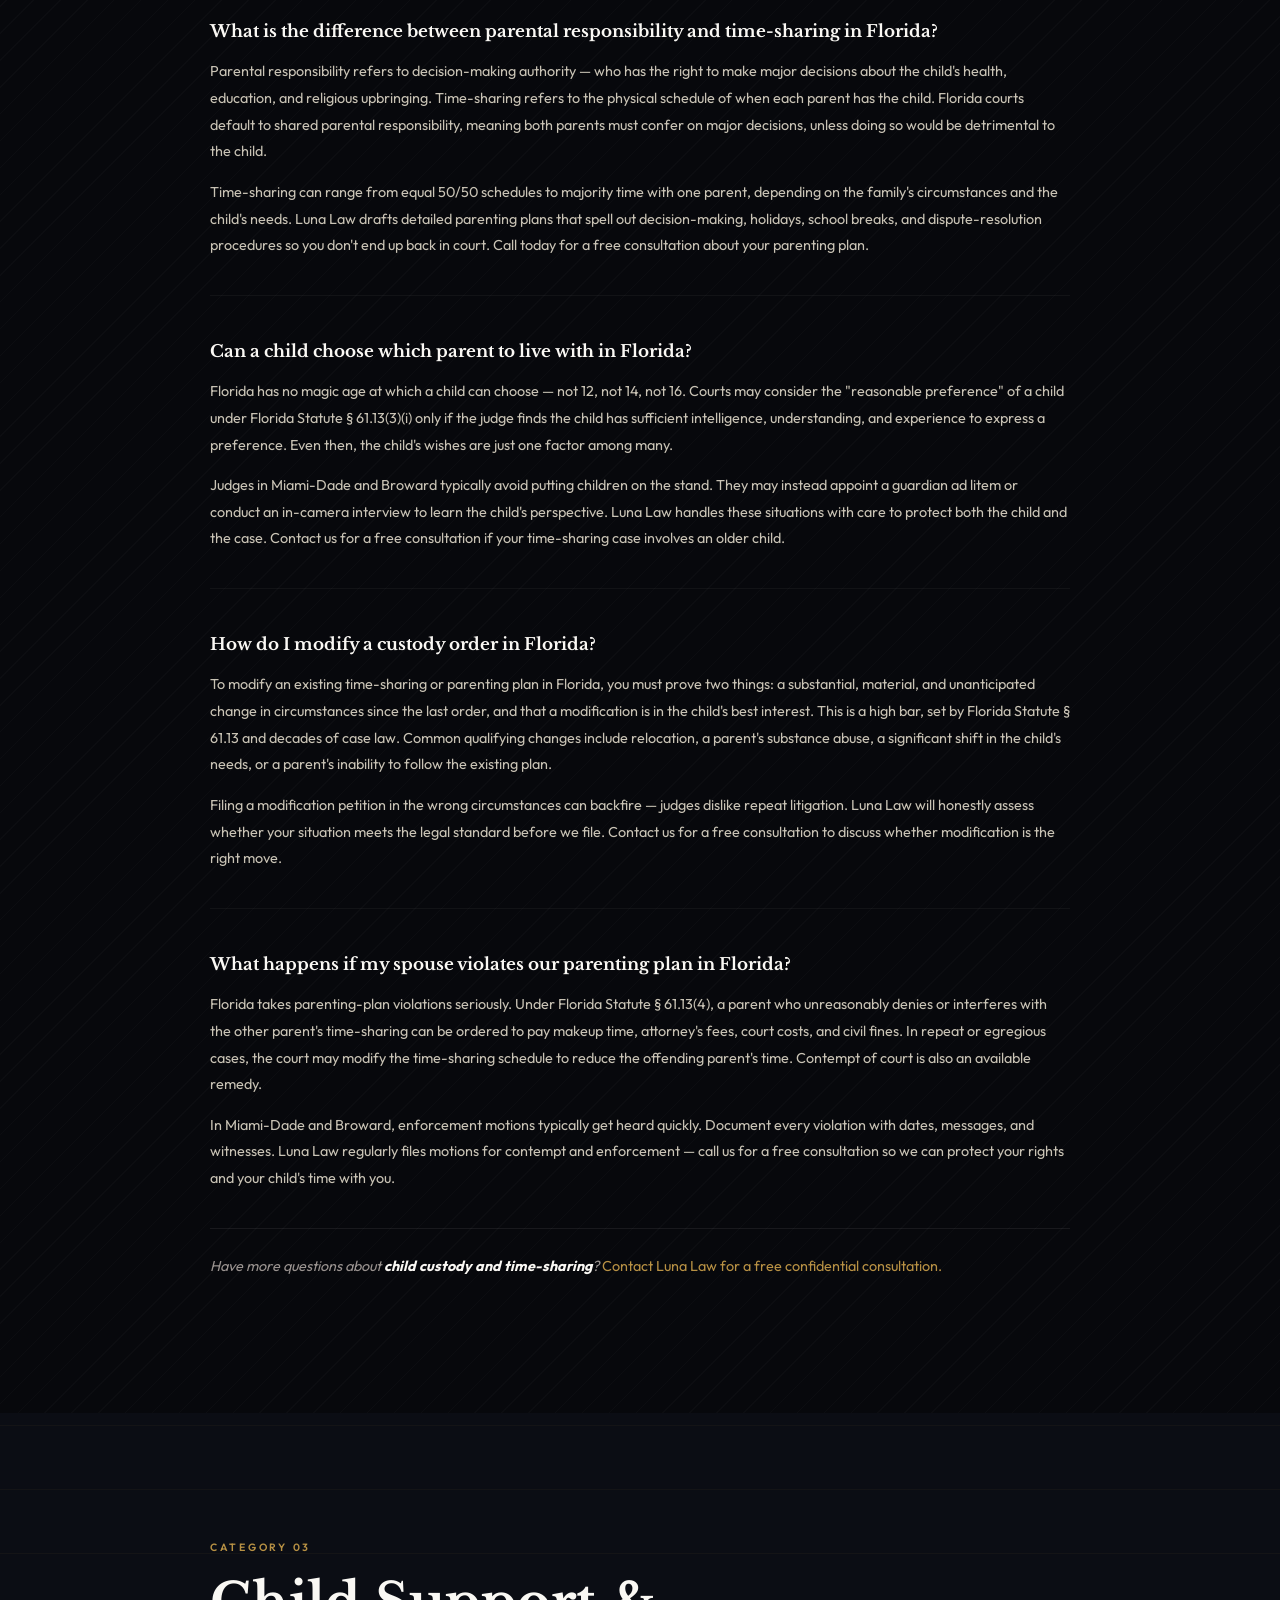
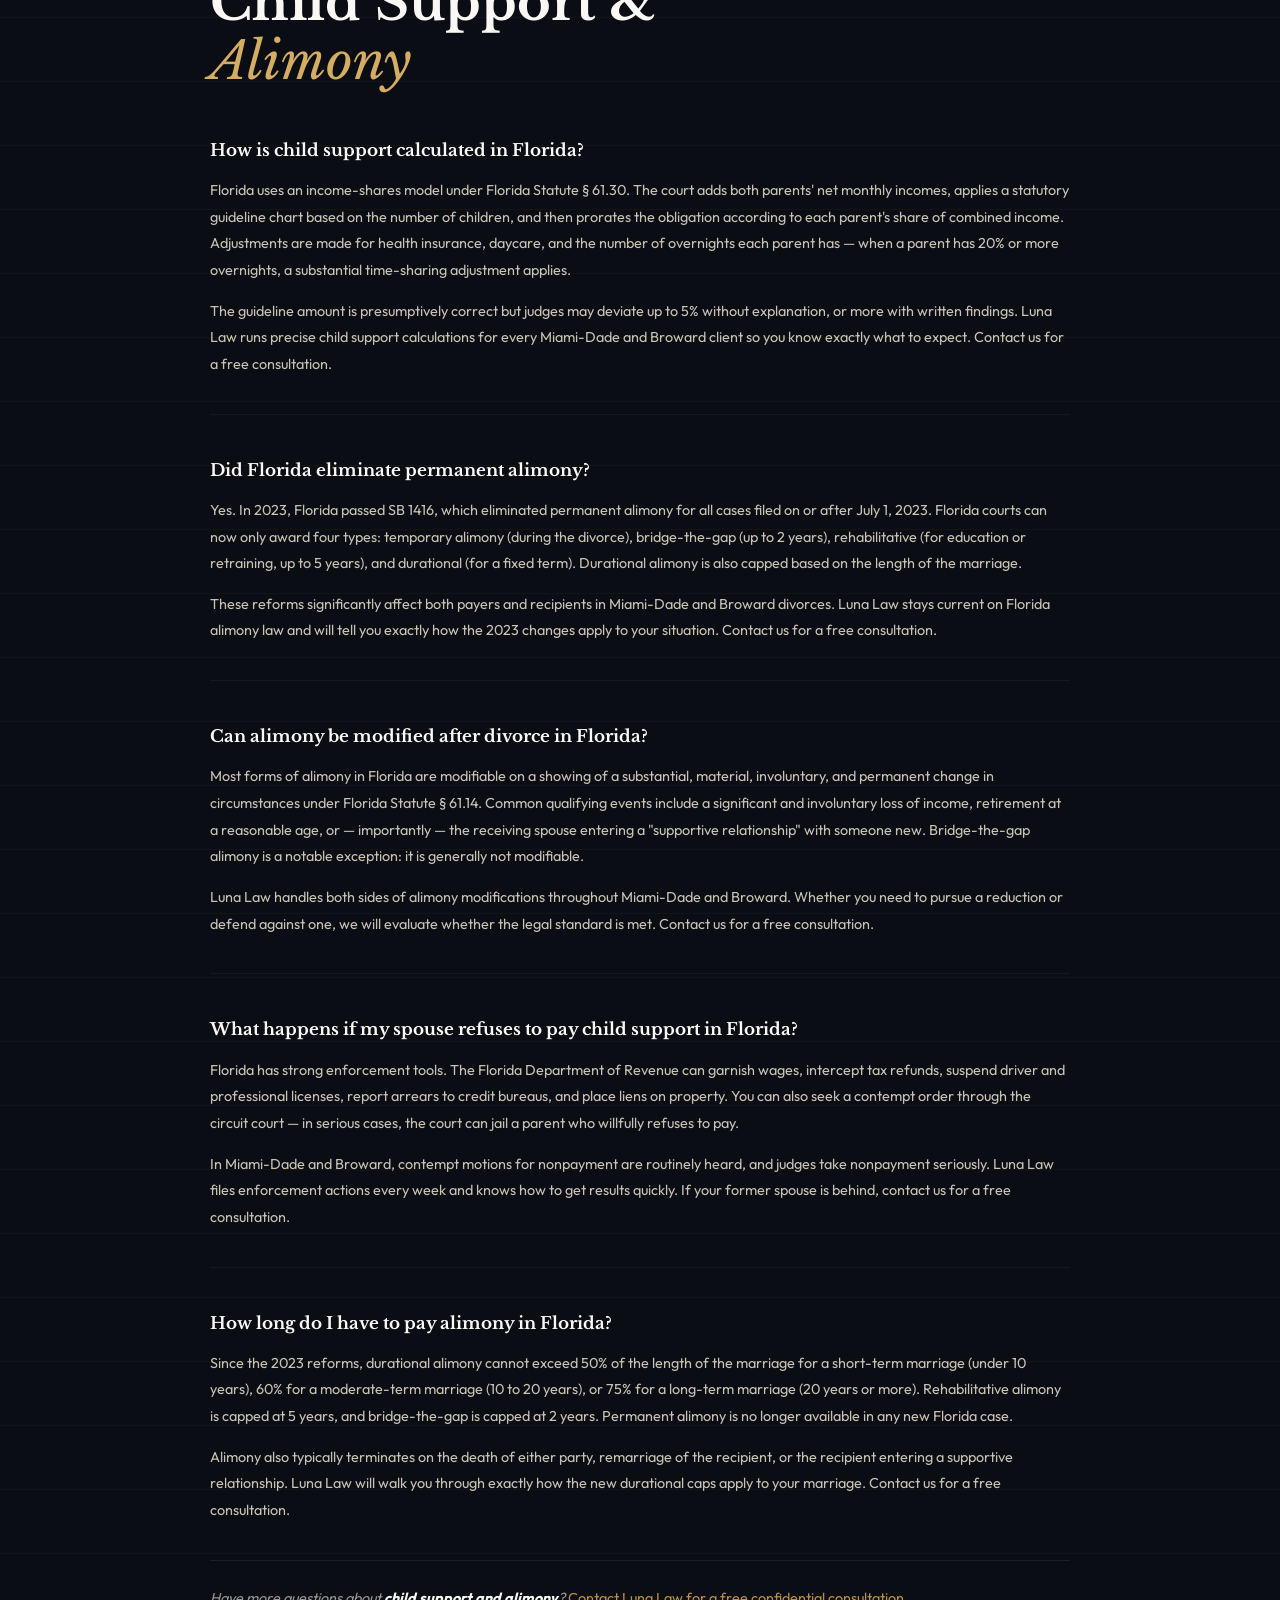
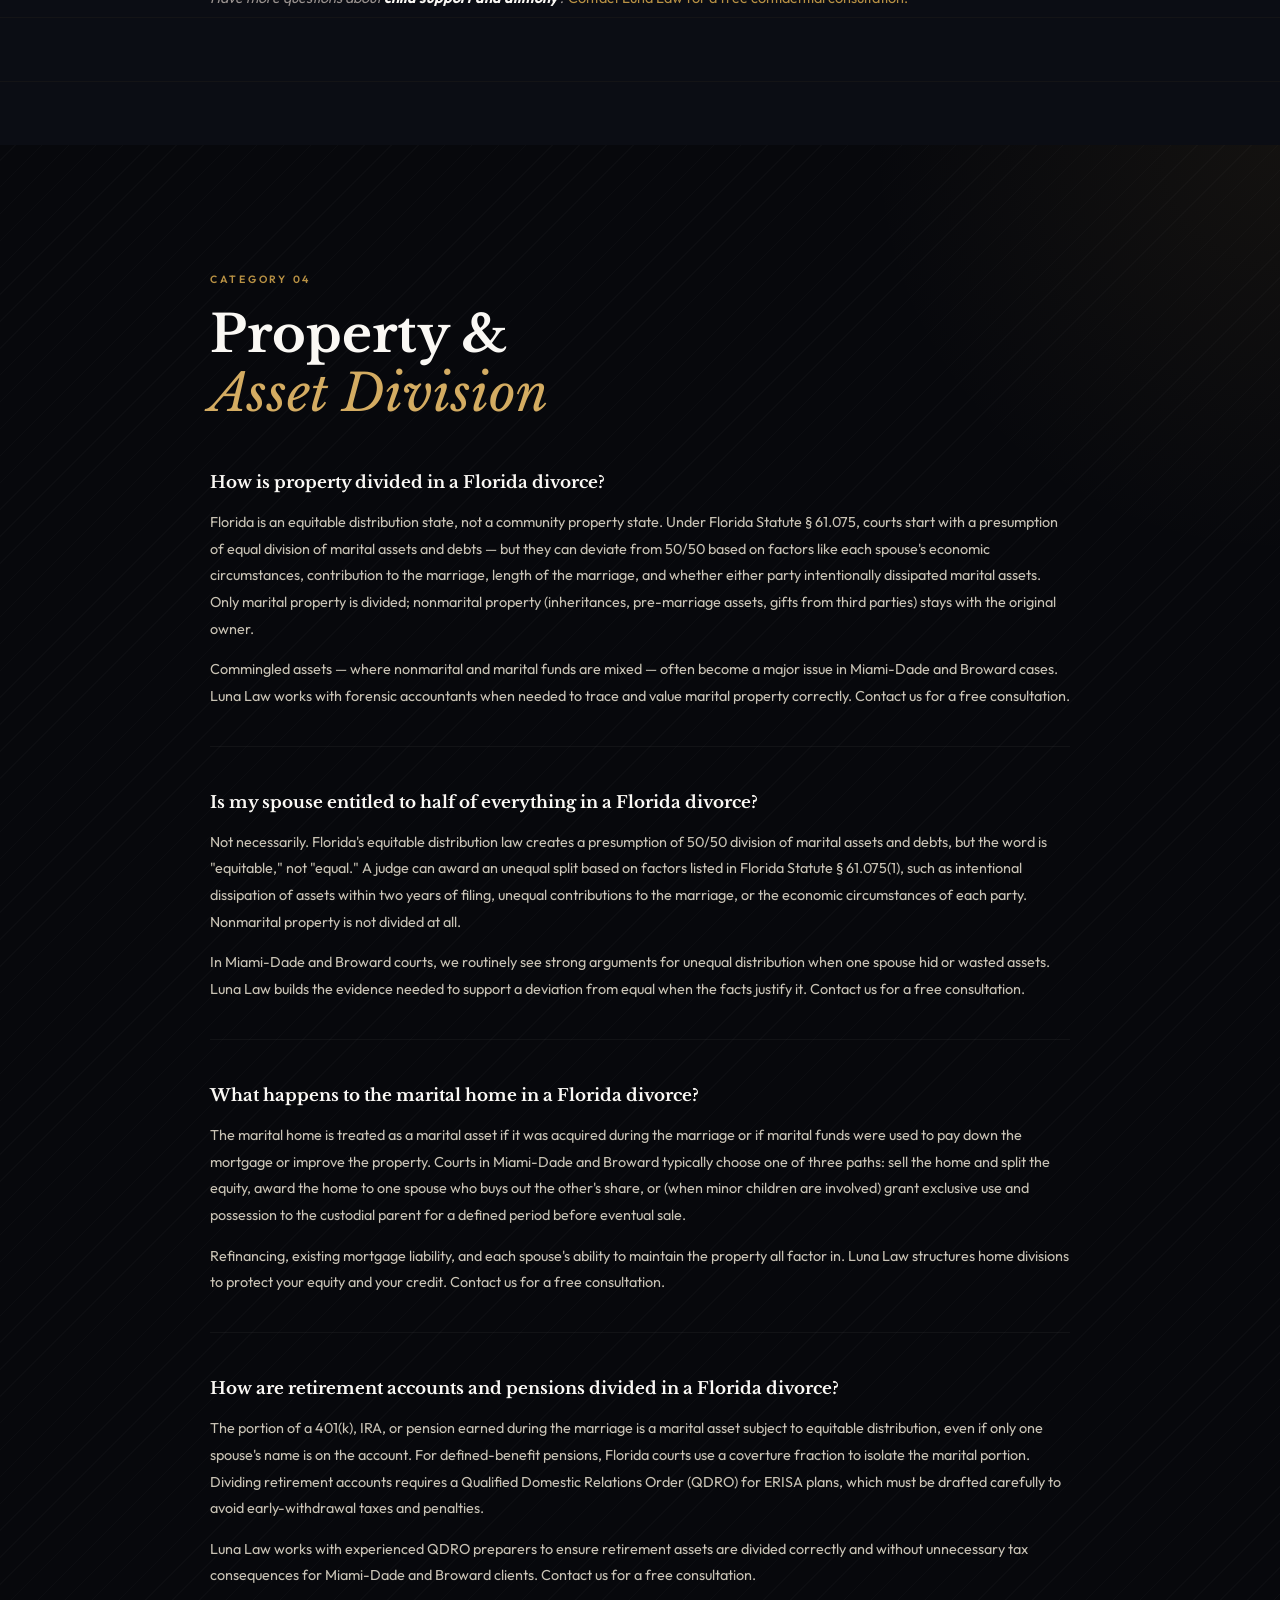
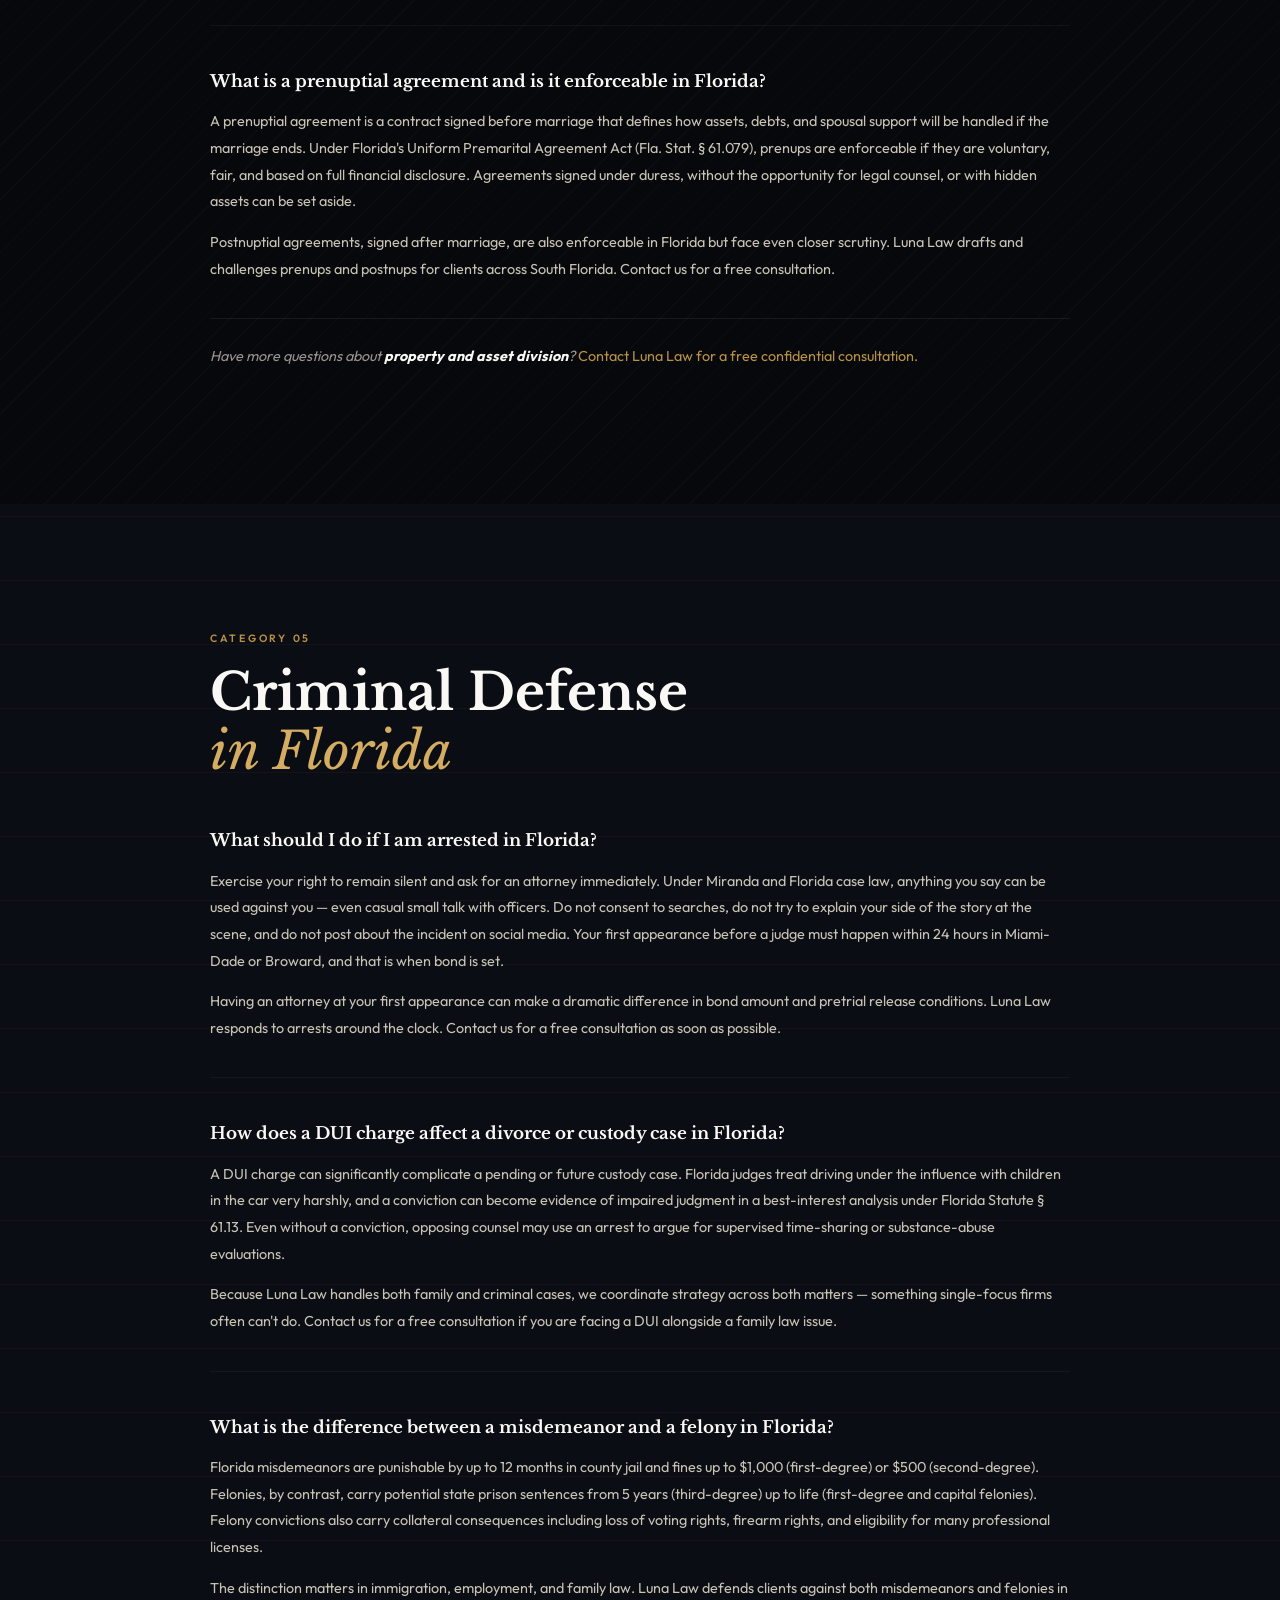
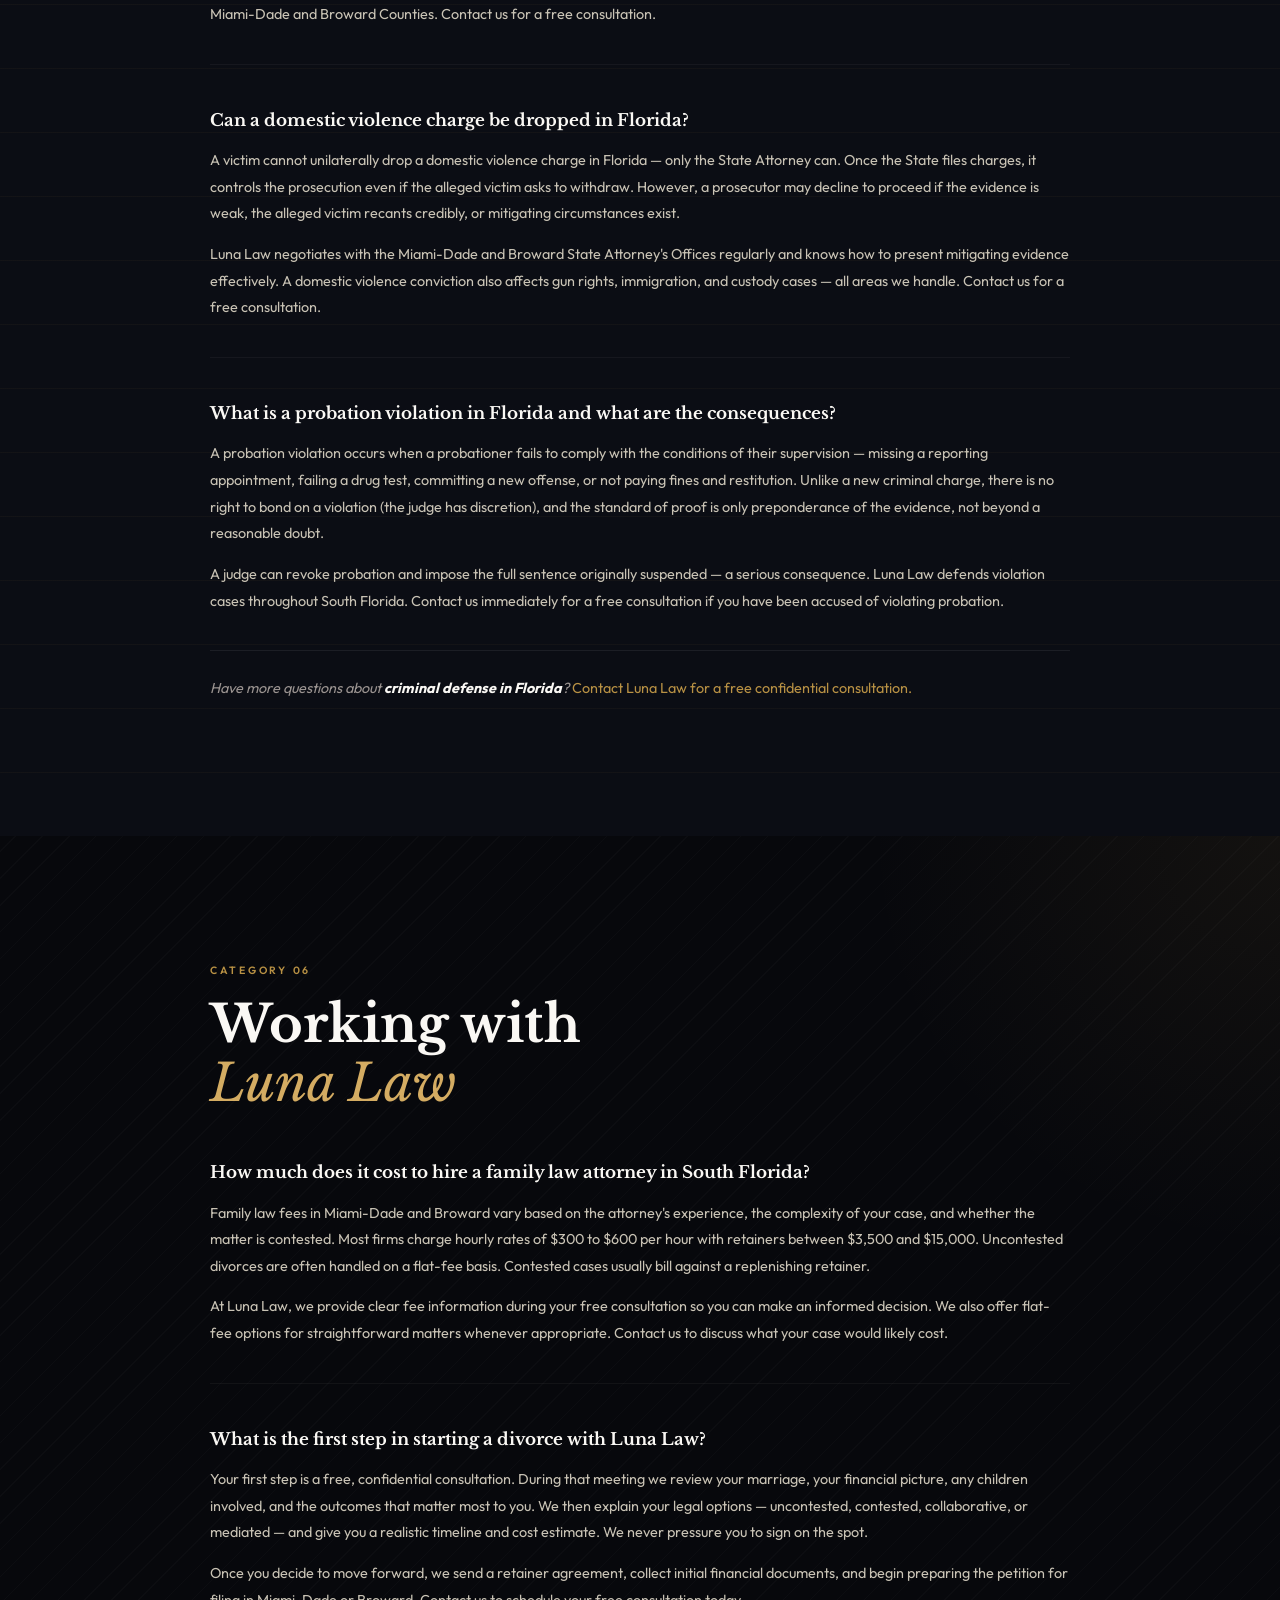
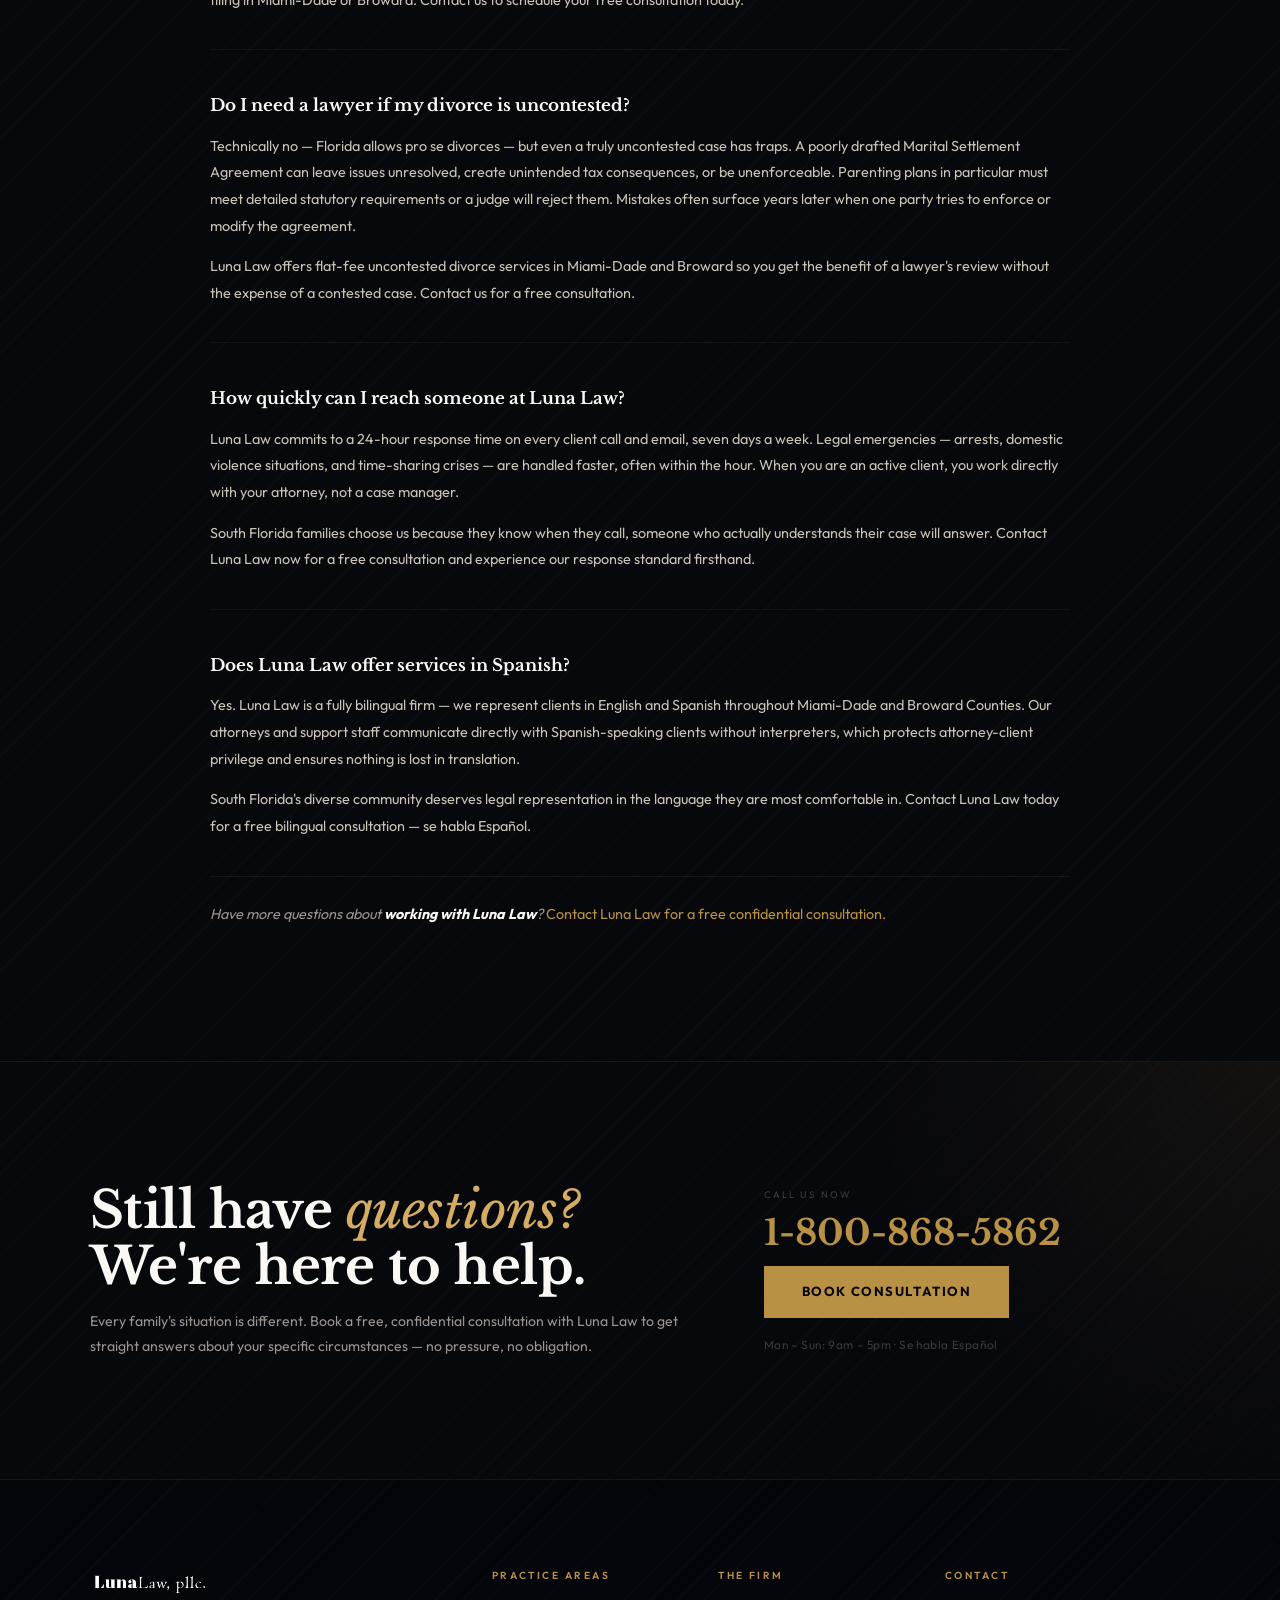
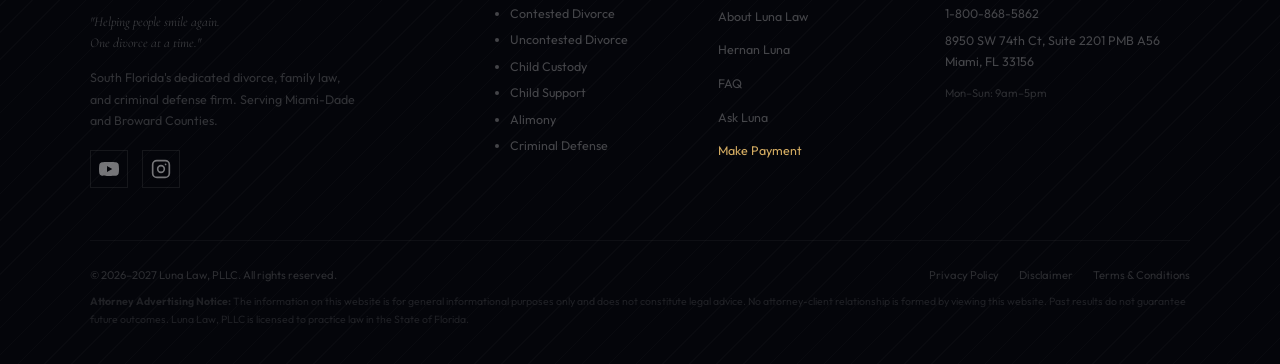
<file: faq.html>
<!DOCTYPE html>
<html lang="en">
<head>
<!-- Google tag (gtag.js) -->
<script async src="https://www.googletagmanager.com/gtag/js?id=G-KQM1N2SDG9"></script>
<script>
  window.dataLayer = window.dataLayer || [];
  function gtag(){dataLayer.push(arguments);}
  gtag('js', new Date());
  gtag('config', 'G-KQM1N2SDG9');
</script>
<meta charset="UTF-8">
<meta name="viewport" content="width=device-width,initial-scale=1.0">
<meta name="description" content="Answers to common questions about divorce, child custody, alimony, and criminal defense in Florida. Luna Law, PLLC serves Miami-Dade and Broward Counties.">
<title>Florida Divorce &amp; Family Law FAQ | Luna Law, PLLC Miami</title>
<link rel="canonical" href="https://hlunalaw.com/faq.html">
<meta property="og:type" content="website">
<meta property="og:site_name" content="Luna Law, PLLC">
<meta property="og:title" content="Florida Divorce &amp; Family Law FAQ | Luna Law, PLLC Miami">
<meta property="og:description" content="Answers to common questions about divorce, child custody, alimony, and criminal defense in Florida. Serving Miami-Dade and Broward Counties.">
<meta property="og:url" content="https://hlunalaw.com/faq.html">
<meta property="og:image" content="https://hlunalaw.com/assets/team.jpg">
<meta property="og:locale" content="en_US">
<meta name="robots" content="index, follow">
<meta name="author" content="Luna Law, PLLC">
<meta name="twitter:card" content="summary_large_image">
<meta name="twitter:title" content="Florida Divorce &amp; Family Law FAQ | Luna Law, PLLC Miami">
<meta name="twitter:description" content="Answers to common questions about divorce, child custody, alimony, and criminal defense in Florida. Serving Miami-Dade and Broward Counties.">
<meta name="twitter:image" content="https://hlunalaw.com/assets/team.jpg">
<link rel="preconnect" href="https://fonts.googleapis.com">
<link rel="preconnect" href="https://fonts.gstatic.com" crossorigin>
<link href="https://fonts.googleapis.com/css2?family=Libre+Baskerville:ital,wght@0,400;0,700;1,400&family=Outfit:wght@300;400;500;600;700&family=Cormorant+Garamond:ital,wght@1,300;1,400&display=swap" rel="stylesheet" media="print" onload="this.media='all'">
<noscript><link href="https://fonts.googleapis.com/css2?family=Libre+Baskerville:ital,wght@0,400;0,700;1,400&family=Outfit:wght@300;400;500;600;700&family=Cormorant+Garamond:ital,wght@1,300;1,400&display=swap" rel="stylesheet"></noscript>
<link rel="stylesheet" href="css/styles.css">
<style>
  .faq-hero{padding-top:clamp(100px,12vw,160px);padding-bottom:clamp(40px,5vw,60px);}
  .faq-wrap{max-width:860px;margin:0 auto;}
  .faq-wrap h3{font-family:'Libre Baskerville',serif;font-size:1.05rem;color:var(--white);margin:44px 0 14px;font-weight:700;line-height:1.45;}
  .faq-wrap h3:first-of-type{margin-top:8px;}
  .faq-wrap p{font-size:.9rem;line-height:1.85;color:var(--text);margin-bottom:14px;}
  .faq-wrap .q-divider{height:1px;background:var(--rim);margin:36px 0 0;opacity:.6;}
  .faq-cat-title{margin-bottom:clamp(32px,4vw,48px)!important;}
</style>
<script type="application/ld+json">
{
  "@context": "https://schema.org",
  "@type": "FAQPage",
  "mainEntity": [
    {
      "@type": "Question",
      "name": "How long does a divorce take in Florida?",
      "acceptedAnswer": {
        "@type": "Answer",
        "text": "Florida Statute \u00a7 61.19 requires only a 20-day waiting period between filing a petition and entry of a final judgment, making Florida one of the fastest states to divorce on paper. In reality, an uncontested divorce in Miami-Dade or Broward County usually takes 30\u201390 days once financial affidavits, parenting plans, and a Marital Settlement Agreement are filed. A contested case involving custody, alimony, or complex assets can take 6 to 18 months or more, depending on the judge\u2019s calendar and whether mediation is successful.\n\nSouth Florida\u2019s family divisions are busy, especially the Eleventh Judicial Circuit in Miami-Dade, where trial dates are often scheduled months out. At Luna Law, we give every client a realistic timeline at the initial consultation based on your county, your judge, and the complexity of your issues. Contact Luna Law for a free consultation to discuss the likely timeline for your case."
      }
    },
    {
      "@type": "Question",
      "name": "Does Florida require separation before divorce?",
      "acceptedAnswer": {
        "@type": "Answer",
        "text": "No. Florida does not recognize legal separation, and there is no waiting period of living apart before filing for divorce. Under Florida Statute \u00a7 61.052, the only ground required is that the marriage is irretrievably broken \u2014 a no-fault standard that does not require proof of wrongdoing. You can file for divorce while still living in the same home, although at least one spouse must have resided in Florida for six months prior to filing.\n\nFor couples in Miami-Dade and Broward who need a separation-like arrangement, Florida law allows temporary relief orders that address support, time-sharing, and exclusive use of the marital home while the divorce is pending. Luna Law will walk you through the options that best protect your interests \u2014 contact us for a free, confidential consultation."
      }
    },
    {
      "@type": "Question",
      "name": "How much does a divorce cost in Florida?",
      "acceptedAnswer": {
        "@type": "Answer",
        "text": "Divorce costs in South Florida vary widely depending on whether the case is contested. A simple uncontested divorce in Miami-Dade or Broward typically runs $1,500 to $3,500 in legal fees plus a filing fee of around $408. A moderately contested divorce involving custody or support issues usually falls between $7,500 and $25,000, while highly contested cases with business valuations, forensic accounting, or prolonged custody litigation can cost $40,000 or more.\n\nAt Luna Law, we are transparent about fees from day one. We explain our hourly rates, flat-fee options for uncontested matters, and retainer expectations before you sign anything \u2014 no surprises. Contact us for a free consultation so we can give you a realistic cost estimate based on your actual situation."
      }
    },
    {
      "@type": "Question",
      "name": "What is the difference between contested and uncontested divorce in Florida?",
      "acceptedAnswer": {
        "@type": "Answer",
        "text": "An uncontested divorce means both spouses have agreed in writing on every issue \u2014 division of marital assets and debts, alimony, child support, time-sharing, and parental responsibility. Florida offers a simplified dissolution procedure for couples with no minor children, no alimony claims, and who have already divided their property. A contested divorce is one where the spouses cannot agree on one or more of these issues and need a judge to decide.\n\nMost Miami-Dade and Broward cases start contested and become uncontested through negotiation, mediation, or collaborative divorce. Luna Law has handled cases across the entire spectrum, and we work to move clients toward settlement whenever it is in their interest. Reach out for a free consultation to determine the right path for your case."
      }
    },
    {
      "@type": "Question",
      "name": "Can I get a divorce in Florida if my spouse does not agree?",
      "acceptedAnswer": {
        "@type": "Answer",
        "text": "Yes. Because Florida is a no-fault state, one spouse\u2019s desire to end the marriage is enough \u2014 the other spouse cannot block the divorce. Under Florida Statute \u00a7 61.052, all the court needs to grant a dissolution is a finding that the marriage is irretrievably broken. Your spouse may contest the terms (property, support, custody) but not the divorce itself.\n\nIf your spouse refuses to respond after being properly served, the court can enter a default judgment and the case can proceed without their participation. Luna Law regularly handles contested and default divorces throughout Miami-Dade and Broward Counties. Contact us for a free consultation if your spouse is uncooperative or avoiding service."
      }
    },
    {
      "@type": "Question",
      "name": "How does Florida determine child custody?",
      "acceptedAnswer": {
        "@type": "Answer",
        "text": "Florida abolished the term custody in 2008 and replaced it with parental responsibility and time-sharing under Florida Statute \u00a7 61.13. Courts now presume that equal or substantial time-sharing between both parents is in the child\u2019s best interest, unless there is evidence of domestic violence, substance abuse, or other factors that would endanger the child. Judges in Miami-Dade and Broward evaluate more than 20 statutory best-interest factors when crafting a parenting plan.\n\nThese factors include each parent\u2019s moral fitness, the child\u2019s home and school stability, each parent\u2019s willingness to encourage a relationship with the other, and any history of abuse. Luna Law builds custody cases around documented evidence of your involvement and your ability to co-parent effectively. Contact us for a free consultation to discuss your custody concerns."
      }
    },
    {
      "@type": "Question",
      "name": "What is the difference between parental responsibility and time-sharing in Florida?",
      "acceptedAnswer": {
        "@type": "Answer",
        "text": "Parental responsibility refers to decision-making authority \u2014 who has the right to make major decisions about the child\u2019s health, education, and religious upbringing. Time-sharing refers to the physical schedule of when each parent has the child. Florida courts default to shared parental responsibility, meaning both parents must confer on major decisions, unless doing so would be detrimental to the child.\n\nTime-sharing can range from equal 50/50 schedules to majority time with one parent, depending on the family\u2019s circumstances and the child\u2019s needs. Luna Law drafts detailed parenting plans that spell out decision-making, holidays, school breaks, and dispute-resolution procedures so you don\u2019t end up back in court. Call today for a free consultation about your parenting plan."
      }
    },
    {
      "@type": "Question",
      "name": "Can a child choose which parent to live with in Florida?",
      "acceptedAnswer": {
        "@type": "Answer",
        "text": "Florida has no magic age at which a child can choose \u2014 not 12, not 14, not 16. Courts may consider the reasonable preference of a child under Florida Statute \u00a7 61.13(3)(i) only if the judge finds the child has sufficient intelligence, understanding, and experience to express a preference. Even then, the child\u2019s wishes are just one factor among many.\n\nJudges in Miami-Dade and Broward typically avoid putting children on the stand. They may instead appoint a guardian ad litem or conduct an in-camera interview to learn the child\u2019s perspective. Luna Law handles these situations with care to protect both the child and the case. Contact us for a free consultation if your time-sharing case involves an older child."
      }
    },
    {
      "@type": "Question",
      "name": "How do I modify a custody order in Florida?",
      "acceptedAnswer": {
        "@type": "Answer",
        "text": "To modify an existing time-sharing or parenting plan in Florida, you must prove two things: a substantial, material, and unanticipated change in circumstances since the last order, and that a modification is in the child\u2019s best interest. This is a high bar, set by Florida Statute \u00a7 61.13 and decades of case law. Common qualifying changes include relocation, a parent\u2019s substance abuse, a significant shift in the child\u2019s needs, or a parent\u2019s inability to follow the existing plan.\n\nFiling a modification petition in the wrong circumstances can backfire \u2014 judges dislike repeat litigation. Luna Law will honestly assess whether your situation meets the legal standard before we file. Contact us for a free consultation to discuss whether modification is the right move."
      }
    },
    {
      "@type": "Question",
      "name": "What happens if my spouse violates our parenting plan in Florida?",
      "acceptedAnswer": {
        "@type": "Answer",
        "text": "Florida takes parenting-plan violations seriously. Under Florida Statute \u00a7 61.13(4), a parent who unreasonably denies or interferes with the other parent\u2019s time-sharing can be ordered to pay makeup time, attorney\u2019s fees, court costs, and civil fines. In repeat or egregious cases, the court may modify the time-sharing schedule to reduce the offending parent\u2019s time. Contempt of court is also an available remedy.\n\nIn Miami-Dade and Broward, enforcement motions typically get heard quickly. Document every violation with dates, messages, and witnesses. Luna Law regularly files motions for contempt and enforcement \u2014 call us for a free consultation so we can protect your rights and your child\u2019s time with you."
      }
    },
    {
      "@type": "Question",
      "name": "How is child support calculated in Florida?",
      "acceptedAnswer": {
        "@type": "Answer",
        "text": "Florida uses an income-shares model under Florida Statute \u00a7 61.30. The court adds both parents\u2019 net monthly incomes, applies a statutory guideline chart based on the number of children, and then prorates the obligation according to each parent\u2019s share of combined income. Adjustments are made for health insurance, daycare, and the number of overnights each parent has \u2014 when a parent has 20% or more overnights, a substantial time-sharing adjustment applies.\n\nThe guideline amount is presumptively correct but judges may deviate up to 5% without explanation, or more with written findings. Luna Law runs precise child support calculations for every Miami-Dade and Broward client so you know exactly what to expect. Contact us for a free consultation."
      }
    },
    {
      "@type": "Question",
      "name": "Did Florida eliminate permanent alimony?",
      "acceptedAnswer": {
        "@type": "Answer",
        "text": "Yes. In 2023, Florida passed SB 1416, which eliminated permanent alimony for all cases filed on or after July 1, 2023. Florida courts can now only award four types: temporary alimony (during the divorce), bridge-the-gap (up to 2 years), rehabilitative (for education or retraining, up to 5 years), and durational (for a fixed term). Durational alimony is also capped based on the length of the marriage.\n\nThese reforms significantly affect both payers and recipients in Miami-Dade and Broward divorces. Luna Law stays current on Florida alimony law and will tell you exactly how the 2023 changes apply to your situation. Contact us for a free consultation."
      }
    },
    {
      "@type": "Question",
      "name": "Can alimony be modified after divorce in Florida?",
      "acceptedAnswer": {
        "@type": "Answer",
        "text": "Most forms of alimony in Florida are modifiable on a showing of a substantial, material, involuntary, and permanent change in circumstances under Florida Statute \u00a7 61.14. Common qualifying events include a significant and involuntary loss of income, retirement at a reasonable age, or \u2014 importantly \u2014 the receiving spouse entering a supportive relationship with someone new. Bridge-the-gap alimony is a notable exception: it is generally not modifiable.\n\nLuna Law handles both sides of alimony modifications throughout Miami-Dade and Broward. Whether you need to pursue a reduction or defend against one, we will evaluate whether the legal standard is met. Contact us for a free consultation."
      }
    },
    {
      "@type": "Question",
      "name": "What happens if my spouse refuses to pay child support in Florida?",
      "acceptedAnswer": {
        "@type": "Answer",
        "text": "Florida has strong enforcement tools. The Florida Department of Revenue can garnish wages, intercept tax refunds, suspend driver and professional licenses, report arrears to credit bureaus, and place liens on property. You can also seek a contempt order through the circuit court \u2014 in serious cases, the court can jail a parent who willfully refuses to pay.\n\nIn Miami-Dade and Broward, contempt motions for nonpayment are routinely heard, and judges take nonpayment seriously. Luna Law files enforcement actions every week and knows how to get results quickly. If your former spouse is behind, contact us for a free consultation."
      }
    },
    {
      "@type": "Question",
      "name": "How long do I have to pay alimony in Florida?",
      "acceptedAnswer": {
        "@type": "Answer",
        "text": "Since the 2023 reforms, durational alimony cannot exceed 50% of the length of the marriage for a short-term marriage (under 10 years), 60% for a moderate-term marriage (10 to 20 years), or 75% for a long-term marriage (20 years or more). Rehabilitative alimony is capped at 5 years, and bridge-the-gap is capped at 2 years. Permanent alimony is no longer available in any new Florida case.\n\nAlimony also typically terminates on the death of either party, remarriage of the recipient, or the recipient entering a supportive relationship. Luna Law will walk you through exactly how the new durational caps apply to your marriage. Contact us for a free consultation."
      }
    },
    {
      "@type": "Question",
      "name": "How is property divided in a Florida divorce?",
      "acceptedAnswer": {
        "@type": "Answer",
        "text": "Florida is an equitable distribution state, not a community property state. Under Florida Statute \u00a7 61.075, courts start with a presumption of equal division of marital assets and debts \u2014 but they can deviate from 50/50 based on factors like each spouse\u2019s economic circumstances, contribution to the marriage, length of the marriage, and whether either party intentionally dissipated marital assets. Only marital property is divided; nonmarital property (inheritances, pre-marriage assets, gifts from third parties) stays with the original owner.\n\nCommingled assets \u2014 where nonmarital and marital funds are mixed \u2014 often become a major issue in Miami-Dade and Broward cases. Luna Law works with forensic accountants when needed to trace and value marital property correctly. Contact us for a free consultation."
      }
    },
    {
      "@type": "Question",
      "name": "Is my spouse entitled to half of everything in a Florida divorce?",
      "acceptedAnswer": {
        "@type": "Answer",
        "text": "Not necessarily. Florida\u2019s equitable distribution law creates a presumption of 50/50 division of marital assets and debts, but the word is equitable, not equal. A judge can award an unequal split based on factors listed in Florida Statute \u00a7 61.075(1), such as intentional dissipation of assets within two years of filing, unequal contributions to the marriage, or the economic circumstances of each party. Nonmarital property is not divided at all.\n\nIn Miami-Dade and Broward courts, we routinely see strong arguments for unequal distribution when one spouse hid or wasted assets. Luna Law builds the evidence needed to support a deviation from equal when the facts justify it. Contact us for a free consultation."
      }
    },
    {
      "@type": "Question",
      "name": "What happens to the marital home in a Florida divorce?",
      "acceptedAnswer": {
        "@type": "Answer",
        "text": "The marital home is treated as a marital asset if it was acquired during the marriage or if marital funds were used to pay down the mortgage or improve the property. Courts in Miami-Dade and Broward typically choose one of three paths: sell the home and split the equity, award the home to one spouse who buys out the other\u2019s share, or (when minor children are involved) grant exclusive use and possession to the custodial parent for a defined period before eventual sale.\n\nRefinancing, existing mortgage liability, and each spouse\u2019s ability to maintain the property all factor in. Luna Law structures home divisions to protect your equity and your credit. Contact us for a free consultation."
      }
    },
    {
      "@type": "Question",
      "name": "How are retirement accounts and pensions divided in a Florida divorce?",
      "acceptedAnswer": {
        "@type": "Answer",
        "text": "The portion of a 401(k), IRA, or pension earned during the marriage is a marital asset subject to equitable distribution, even if only one spouse\u2019s name is on the account. For defined-benefit pensions, Florida courts use a coverture fraction to isolate the marital portion. Dividing retirement accounts requires a Qualified Domestic Relations Order (QDRO) for ERISA plans, which must be drafted carefully to avoid early-withdrawal taxes and penalties.\n\nLuna Law works with experienced QDRO preparers to ensure retirement assets are divided correctly and without unnecessary tax consequences for Miami-Dade and Broward clients. Contact us for a free consultation."
      }
    },
    {
      "@type": "Question",
      "name": "What is a prenuptial agreement and is it enforceable in Florida?",
      "acceptedAnswer": {
        "@type": "Answer",
        "text": "A prenuptial agreement is a contract signed before marriage that defines how assets, debts, and spousal support will be handled if the marriage ends. Under Florida\u2019s Uniform Premarital Agreement Act (Fla. Stat. \u00a7 61.079), prenups are enforceable if they are voluntary, fair, and based on full financial disclosure. Agreements signed under duress, without the opportunity for legal counsel, or with hidden assets can be set aside.\n\nPostnuptial agreements, signed after marriage, are also enforceable in Florida but face even closer scrutiny. Luna Law drafts and challenges prenups and postnups for clients across South Florida. Contact us for a free consultation."
      }
    },
    {
      "@type": "Question",
      "name": "What should I do if I am arrested in Florida?",
      "acceptedAnswer": {
        "@type": "Answer",
        "text": "Exercise your right to remain silent and ask for an attorney immediately. Under Miranda and Florida case law, anything you say can be used against you \u2014 even casual small talk with officers. Do not consent to searches, do not try to explain your side of the story at the scene, and do not post about the incident on social media. Your first appearance before a judge must happen within 24 hours in Miami-Dade or Broward, and that is when bond is set.\n\nHaving an attorney at your first appearance can make a dramatic difference in bond amount and pretrial release conditions. Luna Law responds to arrests around the clock. Contact us for a free consultation as soon as possible."
      }
    },
    {
      "@type": "Question",
      "name": "How does a DUI charge affect a divorce or custody case in Florida?",
      "acceptedAnswer": {
        "@type": "Answer",
        "text": "A DUI charge can significantly complicate a pending or future custody case. Florida judges treat driving under the influence with children in the car very harshly, and a conviction can become evidence of impaired judgment in a best-interest analysis under Florida Statute \u00a7 61.13. Even without a conviction, opposing counsel may use an arrest to argue for supervised time-sharing or substance-abuse evaluations.\n\nBecause Luna Law handles both family and criminal cases, we coordinate strategy across both matters \u2014 something single-focus firms often can\u2019t do. Contact us for a free consultation if you are facing a DUI alongside a family law issue."
      }
    },
    {
      "@type": "Question",
      "name": "What is the difference between a misdemeanor and a felony in Florida?",
      "acceptedAnswer": {
        "@type": "Answer",
        "text": "Florida misdemeanors are punishable by up to 12 months in county jail and fines up to $1,000 (first-degree) or $500 (second-degree). Felonies, by contrast, carry potential state prison sentences from 5 years (third-degree) up to life (first-degree and capital felonies). Felony convictions also carry collateral consequences including loss of voting rights, firearm rights, and eligibility for many professional licenses.\n\nThe distinction matters in immigration, employment, and family law. Luna Law defends clients against both misdemeanors and felonies in Miami-Dade and Broward Counties. Contact us for a free consultation."
      }
    },
    {
      "@type": "Question",
      "name": "Can a domestic violence charge be dropped in Florida?",
      "acceptedAnswer": {
        "@type": "Answer",
        "text": "A victim cannot unilaterally drop a domestic violence charge in Florida \u2014 only the State Attorney can. Once the State files charges, it controls the prosecution even if the alleged victim asks to withdraw. However, a prosecutor may decline to proceed if the evidence is weak, the alleged victim recants credibly, or mitigating circumstances exist.\n\nLuna Law negotiates with the Miami-Dade and Broward State Attorney\u2019s Offices regularly and knows how to present mitigating evidence effectively. A domestic violence conviction also affects gun rights, immigration, and custody cases \u2014 all areas we handle. Contact us for a free consultation."
      }
    },
    {
      "@type": "Question",
      "name": "What is a probation violation in Florida and what are the consequences?",
      "acceptedAnswer": {
        "@type": "Answer",
        "text": "A probation violation occurs when a probationer fails to comply with the conditions of their supervision \u2014 missing a reporting appointment, failing a drug test, committing a new offense, or not paying fines and restitution. Unlike a new criminal charge, there is no right to bond on a violation (the judge has discretion), and the standard of proof is only preponderance of the evidence, not beyond a reasonable doubt.\n\nA judge can revoke probation and impose the full sentence originally suspended \u2014 a serious consequence. Luna Law defends violation cases throughout South Florida. Contact us immediately for a free consultation if you have been accused of violating probation."
      }
    },
    {
      "@type": "Question",
      "name": "How much does it cost to hire a family law attorney in South Florida?",
      "acceptedAnswer": {
        "@type": "Answer",
        "text": "Family law fees in Miami-Dade and Broward vary based on the attorney\u2019s experience, the complexity of your case, and whether the matter is contested. Most firms charge hourly rates of $300 to $600 per hour with retainers between $3,500 and $15,000. Uncontested divorces are often handled on a flat-fee basis. Contested cases usually bill against a replenishing retainer.\n\nAt Luna Law, we provide clear fee information during your free consultation so you can make an informed decision. We also offer flat-fee options for straightforward matters whenever appropriate. Contact us to discuss what your case would likely cost."
      }
    },
    {
      "@type": "Question",
      "name": "What is the first step in starting a divorce with Luna Law?",
      "acceptedAnswer": {
        "@type": "Answer",
        "text": "Your first step is a free, confidential consultation. During that meeting we review your marriage, your financial picture, any children involved, and the outcomes that matter most to you. We then explain your legal options \u2014 uncontested, contested, collaborative, or mediated \u2014 and give you a realistic timeline and cost estimate. We never pressure you to sign on the spot.\n\nOnce you decide to move forward, we send a retainer agreement, collect initial financial documents, and begin preparing the petition for filing in Miami-Dade or Broward. Contact us to schedule your free consultation today."
      }
    },
    {
      "@type": "Question",
      "name": "Do I need a lawyer if my divorce is uncontested?",
      "acceptedAnswer": {
        "@type": "Answer",
        "text": "Technically no \u2014 Florida allows pro se divorces \u2014 but even a truly uncontested case has traps. A poorly drafted Marital Settlement Agreement can leave issues unresolved, create unintended tax consequences, or be unenforceable. Parenting plans in particular must meet detailed statutory requirements or a judge will reject them. Mistakes often surface years later when one party tries to enforce or modify the agreement.\n\nLuna Law offers flat-fee uncontested divorce services in Miami-Dade and Broward so you get the benefit of a lawyer\u2019s review without the expense of a contested case. Contact us for a free consultation."
      }
    },
    {
      "@type": "Question",
      "name": "How quickly can I reach someone at Luna Law?",
      "acceptedAnswer": {
        "@type": "Answer",
        "text": "Luna Law commits to a 24-hour response time on every client call and email, seven days a week. Legal emergencies \u2014 arrests, domestic violence situations, and time-sharing crises \u2014 are handled faster, often within the hour. When you are an active client, you work directly with your attorney, not a case manager.\n\nSouth Florida families choose us because they know when they call, someone who actually understands their case will answer. Contact Luna Law now for a free consultation and experience our response standard firsthand."
      }
    },
    {
      "@type": "Question",
      "name": "Does Luna Law offer services in Spanish?",
      "acceptedAnswer": {
        "@type": "Answer",
        "text": "Yes. Luna Law is a fully bilingual firm \u2014 we represent clients in English and Spanish throughout Miami-Dade and Broward Counties. Our attorneys and support staff communicate directly with Spanish-speaking clients without interpreters, which protects attorney-client privilege and ensures nothing is lost in translation.\n\nSouth Florida\u2019s diverse community deserves legal representation in the language they are most comfortable in. Contact Luna Law today for a free bilingual consultation \u2014 se habla Espa\u00f1ol."
      }
    }
  ]
}
</script>
</head>
<body>
<a class="skip" href="#main">Skip to main content</a>

<header role="banner">
  <nav class="nav" aria-label="Main navigation">
    <a href="index.html" class="nav-logo" aria-label="Luna Law Home"><img src="assets/logo.png" alt="Luna Law, PLLC" width="220" height="55"></a>
    <ul class="nav-links" role="list">
      <li><a href="index.html">Home</a></li>
      <li><a href="index.html#services">Services</a></li>
      <li><a href="index.html#practice">Practice Areas</a></li>
      <li><a href="about.html">About Luna Law</a></li>
      <li><a href="faq.html" class="active">FAQ</a></li>
      <li><a href="ask-luna/">Ask Luna</a></li>
      <li class="nav-schedule"><a href="https://calendly.com/hernanlunalaw" onclick="gtag('event', 'book_consultation_click', {'event_category': 'engagement', 'event_label': 'Calendly Booking'});" target="_blank" rel="noopener noreferrer">Schedule a Consultation</a></li>
      <li><a href="https://secure.lawpay.com/pages/luna/operating" onclick="gtag('event', 'make_payment_click', {'event_category': 'engagement', 'event_label': 'LawPay Payment'});" target="_blank" rel="noopener noreferrer" style="color:var(--gold-lt)">Make Payment</a></li>
    </ul>
    <a href="https://calendly.com/hernanlunalaw" onclick="gtag('event', 'book_consultation_click', {'event_category': 'engagement', 'event_label': 'Calendly Booking'});" target="_blank" rel="noopener noreferrer" class="nav-cta">Book Consultation</a>
    <button class="nav-toggle" aria-label="Open menu" aria-expanded="false" aria-controls="nav-drawer" id="nav-btn">
      <span aria-hidden="true"></span><span aria-hidden="true"></span><span aria-hidden="true"></span>
    </button>
  </nav>
  <nav class="nav-drawer" id="nav-drawer" aria-label="Mobile navigation" aria-hidden="true">
    <a href="index.html">Home</a>
    <a href="index.html#services">Services</a>
    <a href="index.html#practice">Practice Areas</a>
    <a href="about.html">About Luna Law</a>
    <a href="faq.html">FAQ</a>
    <a href="ask-luna/">Ask Luna</a>
    <a href="https://calendly.com/hernanlunalaw" onclick="gtag('event', 'book_consultation_click', {'event_category': 'engagement', 'event_label': 'Calendly Booking'});" target="_blank" rel="noopener noreferrer">Schedule a Consultation</a>
    <a href="https://secure.lawpay.com/pages/luna/operating" onclick="gtag('event', 'make_payment_click', {'event_category': 'engagement', 'event_label': 'LawPay Payment'});" target="_blank" style="color:var(--gold-lt);font-size:1.2rem!important">Make Payment</a>
    <a href="tel:+18008685862" onclick="gtag('event', 'phone_call_click', {'event_category': 'engagement', 'event_label': 'Phone Call'});" class="drawer-phone">1-800-868-5862</a>
    <a href="https://calendly.com/hernanlunalaw" onclick="gtag('event', 'book_consultation_click', {'event_category': 'engagement', 'event_label': 'Calendly Booking'});" target="_blank" rel="noopener noreferrer" class="drawer-cta">Book Consultation</a>
  </nav>
</header>
<a class="live-ticker" id="live-ticker" href="https://www.youtube.com/@UnoNextLatino" target="_blank" rel="noopener noreferrer" onclick="gtag('event', 'watch_live_click', {'event_category': 'engagement', 'event_label': 'YouTube Live Banner'});" aria-label="Luna Law is live on YouTube every Thursday at 12 PM Eastern. Watch the stream.">
  <div class="live-ticker-track" aria-hidden="true">
    <span class="live-ticker-content" id="ticker-a"></span><span class="live-ticker-content" id="ticker-b"></span>
  </div>
</a>

<main id="main">

<!-- HERO -->
<section class="section faq-hero" style="background:var(--void);" aria-labelledby="faq-h">
  <div class="tx tx-lines" aria-hidden="true"></div>
  <div class="corner-glow" aria-hidden="true"></div>
  <div class="section-wrap">
    <div class="faq-wrap">
      <div class="s-label reveal"><span class="s-label-bar" aria-hidden="true"></span><span class="s-label-text">Florida Family Law &amp; Criminal Defense</span></div>
      <h2 class="s-title reveal" id="faq-h" style="margin-bottom:24px;">Frequently Asked<br><em>Questions</em></h2>
      <p class="reveal" style="font-size:.95rem;line-height:1.85;color:var(--muted);max-width:680px;">Honest, plain-language answers to the questions we hear most often from clients across Miami-Dade and Broward Counties. If you don't see your question here, call Luna Law for a free, confidential consultation.</p>
    </div>
  </div>
</section>

<!-- CATEGORY 1: DIVORCE -->
<section class="section" style="background:var(--deep);" aria-labelledby="cat1-h">
  <div class="tx tx-rules" aria-hidden="true"></div>
  <div class="section-wrap">
    <div class="faq-wrap">
      <div class="s-label reveal"><span class="s-label-bar" aria-hidden="true"></span><span class="s-label-text">Category 01</span></div>
      <h2 class="s-title reveal faq-cat-title" id="cat1-h">Divorce in <em>Florida</em></h2>
      <div class="reveal">

        <h3>How long does a divorce take in Florida?</h3>
        <p>Florida Statute § 61.19 requires only a 20-day waiting period between filing a petition and entry of a final judgment, making Florida one of the fastest states to divorce on paper. In reality, an uncontested divorce in Miami-Dade or Broward County usually takes 30–90 days once financial affidavits, parenting plans, and a Marital Settlement Agreement are filed. A contested case involving custody, alimony, or complex assets can take 6 to 18 months or more, depending on the judge's calendar and whether mediation is successful.</p>
        <p>South Florida's family divisions are busy, especially the Eleventh Judicial Circuit in Miami-Dade, where trial dates are often scheduled months out. At Luna Law, we give every client a realistic timeline at the initial consultation based on your county, your judge, and the complexity of your issues. Contact Luna Law for a free consultation to discuss the likely timeline for your case.</p>
        <div class="q-divider" aria-hidden="true"></div>

        <h3>Does Florida require separation before divorce?</h3>
        <p>No. Florida does not recognize legal separation, and there is no waiting period of living apart before filing for divorce. Under Florida Statute § 61.052, the only ground required is that the marriage is irretrievably broken — a no-fault standard that does not require proof of wrongdoing. You can file for divorce while still living in the same home, although at least one spouse must have resided in Florida for six months prior to filing.</p>
        <p>For couples in Miami-Dade and Broward who need a separation-like arrangement, Florida law allows temporary relief orders that address support, time-sharing, and exclusive use of the marital home while the divorce is pending. Luna Law will walk you through the options that best protect your interests — contact us for a free, confidential consultation.</p>
        <div class="q-divider" aria-hidden="true"></div>

        <h3>How much does a divorce cost in Florida?</h3>
        <p>Divorce costs in South Florida vary widely depending on whether the case is contested. A simple uncontested divorce in Miami-Dade or Broward typically runs $1,500 to $3,500 in legal fees plus a filing fee of around $408. A moderately contested divorce involving custody or support issues usually falls between $7,500 and $25,000, while highly contested cases with business valuations, forensic accounting, or prolonged custody litigation can cost $40,000 or more.</p>
        <p>At Luna Law, we are transparent about fees from day one. We explain our hourly rates, flat-fee options for uncontested matters, and retainer expectations before you sign anything — no surprises. Contact us for a free consultation so we can give you a realistic cost estimate based on your actual situation.</p>
        <div class="q-divider" aria-hidden="true"></div>

        <h3>What is the difference between contested and uncontested divorce in Florida?</h3>
        <p>An uncontested divorce means both spouses have agreed in writing on every issue — division of marital assets and debts, alimony, child support, time-sharing, and parental responsibility. Florida offers a simplified dissolution procedure for couples with no minor children, no alimony claims, and who have already divided their property. A contested divorce is one where the spouses cannot agree on one or more of these issues and need a judge to decide.</p>
        <p>Most Miami-Dade and Broward cases start contested and become uncontested through negotiation, mediation, or collaborative divorce. Luna Law has handled cases across the entire spectrum, and we work to move clients toward settlement whenever it is in their interest. Reach out for a free consultation to determine the right path for your case.</p>
        <div class="q-divider" aria-hidden="true"></div>

        <h3>Can I get a divorce in Florida if my spouse does not agree?</h3>
        <p>Yes. Because Florida is a no-fault state, one spouse's desire to end the marriage is enough — the other spouse cannot block the divorce. Under Florida Statute § 61.052, all the court needs to grant a dissolution is a finding that the marriage is irretrievably broken. Your spouse may contest the terms (property, support, custody) but not the divorce itself.</p>
        <p>If your spouse refuses to respond after being properly served, the court can enter a default judgment and the case can proceed without their participation. Luna Law regularly handles contested and default divorces throughout Miami-Dade and Broward Counties. Contact us for a free consultation if your spouse is uncooperative or avoiding service.</p>

        <p style="margin-top:36px;padding-top:24px;border-top:1px solid var(--rim);font-size:.9rem;color:var(--muted);font-style:italic;">Have more questions about <strong style="color:var(--white);">divorce in Florida</strong>? <a href="https://calendly.com/hernanlunalaw" onclick="gtag('event', 'book_consultation_click', {'event_category': 'engagement', 'event_label': 'Calendly Booking'});" target="_blank" rel="noopener noreferrer" style="color:var(--gold);font-style:normal;">Contact Luna Law for a free confidential consultation.</a></p>

      </div>
    </div>
  </div>
</section>

<!-- CATEGORY 2: CUSTODY -->
<section class="section" style="background:var(--void);" aria-labelledby="cat2-h">
  <div class="tx tx-lines" aria-hidden="true"></div>
  <div class="corner-glow" aria-hidden="true"></div>
  <div class="section-wrap">
    <div class="faq-wrap">
      <div class="s-label reveal"><span class="s-label-bar" aria-hidden="true"></span><span class="s-label-text">Category 02</span></div>
      <h2 class="s-title reveal faq-cat-title" id="cat2-h">Child Custody &amp;<br><em>Time-Sharing</em></h2>
      <div class="reveal">

        <h3>How does Florida determine child custody?</h3>
        <p>Florida abolished the term "custody" in 2008 and replaced it with "parental responsibility" and "time-sharing" under Florida Statute § 61.13. Courts now presume that equal or substantial time-sharing between both parents is in the child's best interest, unless there is evidence of domestic violence, substance abuse, or other factors that would endanger the child. Judges in Miami-Dade and Broward evaluate more than 20 statutory best-interest factors when crafting a parenting plan.</p>
        <p>These factors include each parent's moral fitness, the child's home and school stability, each parent's willingness to encourage a relationship with the other, and any history of abuse. Luna Law builds custody cases around documented evidence of your involvement and your ability to co-parent effectively. Contact us for a free consultation to discuss your custody concerns.</p>
        <div class="q-divider" aria-hidden="true"></div>

        <h3>What is the difference between parental responsibility and time-sharing in Florida?</h3>
        <p>Parental responsibility refers to decision-making authority — who has the right to make major decisions about the child's health, education, and religious upbringing. Time-sharing refers to the physical schedule of when each parent has the child. Florida courts default to shared parental responsibility, meaning both parents must confer on major decisions, unless doing so would be detrimental to the child.</p>
        <p>Time-sharing can range from equal 50/50 schedules to majority time with one parent, depending on the family's circumstances and the child's needs. Luna Law drafts detailed parenting plans that spell out decision-making, holidays, school breaks, and dispute-resolution procedures so you don't end up back in court. Call today for a free consultation about your parenting plan.</p>
        <div class="q-divider" aria-hidden="true"></div>

        <h3>Can a child choose which parent to live with in Florida?</h3>
        <p>Florida has no magic age at which a child can choose — not 12, not 14, not 16. Courts may consider the "reasonable preference" of a child under Florida Statute § 61.13(3)(i) only if the judge finds the child has sufficient intelligence, understanding, and experience to express a preference. Even then, the child's wishes are just one factor among many.</p>
        <p>Judges in Miami-Dade and Broward typically avoid putting children on the stand. They may instead appoint a guardian ad litem or conduct an in-camera interview to learn the child's perspective. Luna Law handles these situations with care to protect both the child and the case. Contact us for a free consultation if your time-sharing case involves an older child.</p>
        <div class="q-divider" aria-hidden="true"></div>

        <h3>How do I modify a custody order in Florida?</h3>
        <p>To modify an existing time-sharing or parenting plan in Florida, you must prove two things: a substantial, material, and unanticipated change in circumstances since the last order, and that a modification is in the child's best interest. This is a high bar, set by Florida Statute § 61.13 and decades of case law. Common qualifying changes include relocation, a parent's substance abuse, a significant shift in the child's needs, or a parent's inability to follow the existing plan.</p>
        <p>Filing a modification petition in the wrong circumstances can backfire — judges dislike repeat litigation. Luna Law will honestly assess whether your situation meets the legal standard before we file. Contact us for a free consultation to discuss whether modification is the right move.</p>
        <div class="q-divider" aria-hidden="true"></div>

        <h3>What happens if my spouse violates our parenting plan in Florida?</h3>
        <p>Florida takes parenting-plan violations seriously. Under Florida Statute § 61.13(4), a parent who unreasonably denies or interferes with the other parent's time-sharing can be ordered to pay makeup time, attorney's fees, court costs, and civil fines. In repeat or egregious cases, the court may modify the time-sharing schedule to reduce the offending parent's time. Contempt of court is also an available remedy.</p>
        <p>In Miami-Dade and Broward, enforcement motions typically get heard quickly. Document every violation with dates, messages, and witnesses. Luna Law regularly files motions for contempt and enforcement — call us for a free consultation so we can protect your rights and your child's time with you.</p>

        <p style="margin-top:36px;padding-top:24px;border-top:1px solid var(--rim);font-size:.9rem;color:var(--muted);font-style:italic;">Have more questions about <strong style="color:var(--white);">child custody and time-sharing</strong>? <a href="https://calendly.com/hernanlunalaw" onclick="gtag('event', 'book_consultation_click', {'event_category': 'engagement', 'event_label': 'Calendly Booking'});" target="_blank" rel="noopener noreferrer" style="color:var(--gold);font-style:normal;">Contact Luna Law for a free confidential consultation.</a></p>

      </div>
    </div>
  </div>
</section>

<!-- CATEGORY 3: SUPPORT & ALIMONY -->
<section class="section" style="background:var(--deep);" aria-labelledby="cat3-h">
  <div class="tx tx-rules" aria-hidden="true"></div>
  <div class="section-wrap">
    <div class="faq-wrap">
      <div class="s-label reveal"><span class="s-label-bar" aria-hidden="true"></span><span class="s-label-text">Category 03</span></div>
      <h2 class="s-title reveal faq-cat-title" id="cat3-h">Child Support &amp;<br><em>Alimony</em></h2>
      <div class="reveal">

        <h3>How is child support calculated in Florida?</h3>
        <p>Florida uses an income-shares model under Florida Statute § 61.30. The court adds both parents' net monthly incomes, applies a statutory guideline chart based on the number of children, and then prorates the obligation according to each parent's share of combined income. Adjustments are made for health insurance, daycare, and the number of overnights each parent has — when a parent has 20% or more overnights, a substantial time-sharing adjustment applies.</p>
        <p>The guideline amount is presumptively correct but judges may deviate up to 5% without explanation, or more with written findings. Luna Law runs precise child support calculations for every Miami-Dade and Broward client so you know exactly what to expect. Contact us for a free consultation.</p>
        <div class="q-divider" aria-hidden="true"></div>

        <h3>Did Florida eliminate permanent alimony?</h3>
        <p>Yes. In 2023, Florida passed SB 1416, which eliminated permanent alimony for all cases filed on or after July 1, 2023. Florida courts can now only award four types: temporary alimony (during the divorce), bridge-the-gap (up to 2 years), rehabilitative (for education or retraining, up to 5 years), and durational (for a fixed term). Durational alimony is also capped based on the length of the marriage.</p>
        <p>These reforms significantly affect both payers and recipients in Miami-Dade and Broward divorces. Luna Law stays current on Florida alimony law and will tell you exactly how the 2023 changes apply to your situation. Contact us for a free consultation.</p>
        <div class="q-divider" aria-hidden="true"></div>

        <h3>Can alimony be modified after divorce in Florida?</h3>
        <p>Most forms of alimony in Florida are modifiable on a showing of a substantial, material, involuntary, and permanent change in circumstances under Florida Statute § 61.14. Common qualifying events include a significant and involuntary loss of income, retirement at a reasonable age, or — importantly — the receiving spouse entering a "supportive relationship" with someone new. Bridge-the-gap alimony is a notable exception: it is generally not modifiable.</p>
        <p>Luna Law handles both sides of alimony modifications throughout Miami-Dade and Broward. Whether you need to pursue a reduction or defend against one, we will evaluate whether the legal standard is met. Contact us for a free consultation.</p>
        <div class="q-divider" aria-hidden="true"></div>

        <h3>What happens if my spouse refuses to pay child support in Florida?</h3>
        <p>Florida has strong enforcement tools. The Florida Department of Revenue can garnish wages, intercept tax refunds, suspend driver and professional licenses, report arrears to credit bureaus, and place liens on property. You can also seek a contempt order through the circuit court — in serious cases, the court can jail a parent who willfully refuses to pay.</p>
        <p>In Miami-Dade and Broward, contempt motions for nonpayment are routinely heard, and judges take nonpayment seriously. Luna Law files enforcement actions every week and knows how to get results quickly. If your former spouse is behind, contact us for a free consultation.</p>
        <div class="q-divider" aria-hidden="true"></div>

        <h3>How long do I have to pay alimony in Florida?</h3>
        <p>Since the 2023 reforms, durational alimony cannot exceed 50% of the length of the marriage for a short-term marriage (under 10 years), 60% for a moderate-term marriage (10 to 20 years), or 75% for a long-term marriage (20 years or more). Rehabilitative alimony is capped at 5 years, and bridge-the-gap is capped at 2 years. Permanent alimony is no longer available in any new Florida case.</p>
        <p>Alimony also typically terminates on the death of either party, remarriage of the recipient, or the recipient entering a supportive relationship. Luna Law will walk you through exactly how the new durational caps apply to your marriage. Contact us for a free consultation.</p>

        <p style="margin-top:36px;padding-top:24px;border-top:1px solid var(--rim);font-size:.9rem;color:var(--muted);font-style:italic;">Have more questions about <strong style="color:var(--white);">child support and alimony</strong>? <a href="https://calendly.com/hernanlunalaw" onclick="gtag('event', 'book_consultation_click', {'event_category': 'engagement', 'event_label': 'Calendly Booking'});" target="_blank" rel="noopener noreferrer" style="color:var(--gold);font-style:normal;">Contact Luna Law for a free confidential consultation.</a></p>

      </div>
    </div>
  </div>
</section>

<!-- CATEGORY 4: PROPERTY -->
<section class="section" style="background:var(--void);" aria-labelledby="cat4-h">
  <div class="tx tx-lines" aria-hidden="true"></div>
  <div class="corner-glow" aria-hidden="true"></div>
  <div class="section-wrap">
    <div class="faq-wrap">
      <div class="s-label reveal"><span class="s-label-bar" aria-hidden="true"></span><span class="s-label-text">Category 04</span></div>
      <h2 class="s-title reveal faq-cat-title" id="cat4-h">Property &amp;<br><em>Asset Division</em></h2>
      <div class="reveal">

        <h3>How is property divided in a Florida divorce?</h3>
        <p>Florida is an equitable distribution state, not a community property state. Under Florida Statute § 61.075, courts start with a presumption of equal division of marital assets and debts — but they can deviate from 50/50 based on factors like each spouse's economic circumstances, contribution to the marriage, length of the marriage, and whether either party intentionally dissipated marital assets. Only marital property is divided; nonmarital property (inheritances, pre-marriage assets, gifts from third parties) stays with the original owner.</p>
        <p>Commingled assets — where nonmarital and marital funds are mixed — often become a major issue in Miami-Dade and Broward cases. Luna Law works with forensic accountants when needed to trace and value marital property correctly. Contact us for a free consultation.</p>
        <div class="q-divider" aria-hidden="true"></div>

        <h3>Is my spouse entitled to half of everything in a Florida divorce?</h3>
        <p>Not necessarily. Florida's equitable distribution law creates a presumption of 50/50 division of marital assets and debts, but the word is "equitable," not "equal." A judge can award an unequal split based on factors listed in Florida Statute § 61.075(1), such as intentional dissipation of assets within two years of filing, unequal contributions to the marriage, or the economic circumstances of each party. Nonmarital property is not divided at all.</p>
        <p>In Miami-Dade and Broward courts, we routinely see strong arguments for unequal distribution when one spouse hid or wasted assets. Luna Law builds the evidence needed to support a deviation from equal when the facts justify it. Contact us for a free consultation.</p>
        <div class="q-divider" aria-hidden="true"></div>

        <h3>What happens to the marital home in a Florida divorce?</h3>
        <p>The marital home is treated as a marital asset if it was acquired during the marriage or if marital funds were used to pay down the mortgage or improve the property. Courts in Miami-Dade and Broward typically choose one of three paths: sell the home and split the equity, award the home to one spouse who buys out the other's share, or (when minor children are involved) grant exclusive use and possession to the custodial parent for a defined period before eventual sale.</p>
        <p>Refinancing, existing mortgage liability, and each spouse's ability to maintain the property all factor in. Luna Law structures home divisions to protect your equity and your credit. Contact us for a free consultation.</p>
        <div class="q-divider" aria-hidden="true"></div>

        <h3>How are retirement accounts and pensions divided in a Florida divorce?</h3>
        <p>The portion of a 401(k), IRA, or pension earned during the marriage is a marital asset subject to equitable distribution, even if only one spouse's name is on the account. For defined-benefit pensions, Florida courts use a coverture fraction to isolate the marital portion. Dividing retirement accounts requires a Qualified Domestic Relations Order (QDRO) for ERISA plans, which must be drafted carefully to avoid early-withdrawal taxes and penalties.</p>
        <p>Luna Law works with experienced QDRO preparers to ensure retirement assets are divided correctly and without unnecessary tax consequences for Miami-Dade and Broward clients. Contact us for a free consultation.</p>
        <div class="q-divider" aria-hidden="true"></div>

        <h3>What is a prenuptial agreement and is it enforceable in Florida?</h3>
        <p>A prenuptial agreement is a contract signed before marriage that defines how assets, debts, and spousal support will be handled if the marriage ends. Under Florida's Uniform Premarital Agreement Act (Fla. Stat. § 61.079), prenups are enforceable if they are voluntary, fair, and based on full financial disclosure. Agreements signed under duress, without the opportunity for legal counsel, or with hidden assets can be set aside.</p>
        <p>Postnuptial agreements, signed after marriage, are also enforceable in Florida but face even closer scrutiny. Luna Law drafts and challenges prenups and postnups for clients across South Florida. Contact us for a free consultation.</p>

        <p style="margin-top:36px;padding-top:24px;border-top:1px solid var(--rim);font-size:.9rem;color:var(--muted);font-style:italic;">Have more questions about <strong style="color:var(--white);">property and asset division</strong>? <a href="https://calendly.com/hernanlunalaw" onclick="gtag('event', 'book_consultation_click', {'event_category': 'engagement', 'event_label': 'Calendly Booking'});" target="_blank" rel="noopener noreferrer" style="color:var(--gold);font-style:normal;">Contact Luna Law for a free confidential consultation.</a></p>

      </div>
    </div>
  </div>
</section>

<!-- CATEGORY 5: CRIMINAL DEFENSE -->
<section class="section" style="background:var(--deep);" aria-labelledby="cat5-h">
  <div class="tx tx-rules" aria-hidden="true"></div>
  <div class="section-wrap">
    <div class="faq-wrap">
      <div class="s-label reveal"><span class="s-label-bar" aria-hidden="true"></span><span class="s-label-text">Category 05</span></div>
      <h2 class="s-title reveal faq-cat-title" id="cat5-h">Criminal Defense<br><em>in Florida</em></h2>
      <div class="reveal">

        <h3>What should I do if I am arrested in Florida?</h3>
        <p>Exercise your right to remain silent and ask for an attorney immediately. Under Miranda and Florida case law, anything you say can be used against you — even casual small talk with officers. Do not consent to searches, do not try to explain your side of the story at the scene, and do not post about the incident on social media. Your first appearance before a judge must happen within 24 hours in Miami-Dade or Broward, and that is when bond is set.</p>
        <p>Having an attorney at your first appearance can make a dramatic difference in bond amount and pretrial release conditions. Luna Law responds to arrests around the clock. Contact us for a free consultation as soon as possible.</p>
        <div class="q-divider" aria-hidden="true"></div>

        <h3>How does a DUI charge affect a divorce or custody case in Florida?</h3>
        <p>A DUI charge can significantly complicate a pending or future custody case. Florida judges treat driving under the influence with children in the car very harshly, and a conviction can become evidence of impaired judgment in a best-interest analysis under Florida Statute § 61.13. Even without a conviction, opposing counsel may use an arrest to argue for supervised time-sharing or substance-abuse evaluations.</p>
        <p>Because Luna Law handles both family and criminal cases, we coordinate strategy across both matters — something single-focus firms often can't do. Contact us for a free consultation if you are facing a DUI alongside a family law issue.</p>
        <div class="q-divider" aria-hidden="true"></div>

        <h3>What is the difference between a misdemeanor and a felony in Florida?</h3>
        <p>Florida misdemeanors are punishable by up to 12 months in county jail and fines up to $1,000 (first-degree) or $500 (second-degree). Felonies, by contrast, carry potential state prison sentences from 5 years (third-degree) up to life (first-degree and capital felonies). Felony convictions also carry collateral consequences including loss of voting rights, firearm rights, and eligibility for many professional licenses.</p>
        <p>The distinction matters in immigration, employment, and family law. Luna Law defends clients against both misdemeanors and felonies in Miami-Dade and Broward Counties. Contact us for a free consultation.</p>
        <div class="q-divider" aria-hidden="true"></div>

        <h3>Can a domestic violence charge be dropped in Florida?</h3>
        <p>A victim cannot unilaterally drop a domestic violence charge in Florida — only the State Attorney can. Once the State files charges, it controls the prosecution even if the alleged victim asks to withdraw. However, a prosecutor may decline to proceed if the evidence is weak, the alleged victim recants credibly, or mitigating circumstances exist.</p>
        <p>Luna Law negotiates with the Miami-Dade and Broward State Attorney's Offices regularly and knows how to present mitigating evidence effectively. A domestic violence conviction also affects gun rights, immigration, and custody cases — all areas we handle. Contact us for a free consultation.</p>
        <div class="q-divider" aria-hidden="true"></div>

        <h3>What is a probation violation in Florida and what are the consequences?</h3>
        <p>A probation violation occurs when a probationer fails to comply with the conditions of their supervision — missing a reporting appointment, failing a drug test, committing a new offense, or not paying fines and restitution. Unlike a new criminal charge, there is no right to bond on a violation (the judge has discretion), and the standard of proof is only preponderance of the evidence, not beyond a reasonable doubt.</p>
        <p>A judge can revoke probation and impose the full sentence originally suspended — a serious consequence. Luna Law defends violation cases throughout South Florida. Contact us immediately for a free consultation if you have been accused of violating probation.</p>

        <p style="margin-top:36px;padding-top:24px;border-top:1px solid var(--rim);font-size:.9rem;color:var(--muted);font-style:italic;">Have more questions about <strong style="color:var(--white);">criminal defense in Florida</strong>? <a href="https://calendly.com/hernanlunalaw" onclick="gtag('event', 'book_consultation_click', {'event_category': 'engagement', 'event_label': 'Calendly Booking'});" target="_blank" rel="noopener noreferrer" style="color:var(--gold);font-style:normal;">Contact Luna Law for a free confidential consultation.</a></p>

      </div>
    </div>
  </div>
</section>

<!-- CATEGORY 6: WORKING WITH LUNA LAW -->
<section class="section" style="background:var(--void);" aria-labelledby="cat6-h">
  <div class="tx tx-lines" aria-hidden="true"></div>
  <div class="corner-glow" aria-hidden="true"></div>
  <div class="section-wrap">
    <div class="faq-wrap">
      <div class="s-label reveal"><span class="s-label-bar" aria-hidden="true"></span><span class="s-label-text">Category 06</span></div>
      <h2 class="s-title reveal faq-cat-title" id="cat6-h">Working with<br><em>Luna Law</em></h2>
      <div class="reveal">

        <h3>How much does it cost to hire a family law attorney in South Florida?</h3>
        <p>Family law fees in Miami-Dade and Broward vary based on the attorney's experience, the complexity of your case, and whether the matter is contested. Most firms charge hourly rates of $300 to $600 per hour with retainers between $3,500 and $15,000. Uncontested divorces are often handled on a flat-fee basis. Contested cases usually bill against a replenishing retainer.</p>
        <p>At Luna Law, we provide clear fee information during your free consultation so you can make an informed decision. We also offer flat-fee options for straightforward matters whenever appropriate. Contact us to discuss what your case would likely cost.</p>
        <div class="q-divider" aria-hidden="true"></div>

        <h3>What is the first step in starting a divorce with Luna Law?</h3>
        <p>Your first step is a free, confidential consultation. During that meeting we review your marriage, your financial picture, any children involved, and the outcomes that matter most to you. We then explain your legal options — uncontested, contested, collaborative, or mediated — and give you a realistic timeline and cost estimate. We never pressure you to sign on the spot.</p>
        <p>Once you decide to move forward, we send a retainer agreement, collect initial financial documents, and begin preparing the petition for filing in Miami-Dade or Broward. Contact us to schedule your free consultation today.</p>
        <div class="q-divider" aria-hidden="true"></div>

        <h3>Do I need a lawyer if my divorce is uncontested?</h3>
        <p>Technically no — Florida allows pro se divorces — but even a truly uncontested case has traps. A poorly drafted Marital Settlement Agreement can leave issues unresolved, create unintended tax consequences, or be unenforceable. Parenting plans in particular must meet detailed statutory requirements or a judge will reject them. Mistakes often surface years later when one party tries to enforce or modify the agreement.</p>
        <p>Luna Law offers flat-fee uncontested divorce services in Miami-Dade and Broward so you get the benefit of a lawyer's review without the expense of a contested case. Contact us for a free consultation.</p>
        <div class="q-divider" aria-hidden="true"></div>

        <h3>How quickly can I reach someone at Luna Law?</h3>
        <p>Luna Law commits to a 24-hour response time on every client call and email, seven days a week. Legal emergencies — arrests, domestic violence situations, and time-sharing crises — are handled faster, often within the hour. When you are an active client, you work directly with your attorney, not a case manager.</p>
        <p>South Florida families choose us because they know when they call, someone who actually understands their case will answer. Contact Luna Law now for a free consultation and experience our response standard firsthand.</p>
        <div class="q-divider" aria-hidden="true"></div>

        <h3>Does Luna Law offer services in Spanish?</h3>
        <p>Yes. Luna Law is a fully bilingual firm — we represent clients in English and Spanish throughout Miami-Dade and Broward Counties. Our attorneys and support staff communicate directly with Spanish-speaking clients without interpreters, which protects attorney-client privilege and ensures nothing is lost in translation.</p>
        <p>South Florida's diverse community deserves legal representation in the language they are most comfortable in. Contact Luna Law today for a free bilingual consultation — se habla Español.</p>

        <p style="margin-top:36px;padding-top:24px;border-top:1px solid var(--rim);font-size:.9rem;color:var(--muted);font-style:italic;">Have more questions about <strong style="color:var(--white);">working with Luna Law</strong>? <a href="https://calendly.com/hernanlunalaw" onclick="gtag('event', 'book_consultation_click', {'event_category': 'engagement', 'event_label': 'Calendly Booking'});" target="_blank" rel="noopener noreferrer" style="color:var(--gold);font-style:normal;">Contact Luna Law for a free confidential consultation.</a></p>

      </div>
    </div>
  </div>
</section>

<!-- CTA -->
<section class="section cta-band" aria-labelledby="faq-cta-h">
  <div class="tx tx-lines" aria-hidden="true"></div>
  <div class="corner-glow" aria-hidden="true"></div>
  <div class="section-wrap">
    <div class="cta-band-inner">
      <div class="reveal">
        <h2 class="cta-hl" id="faq-cta-h">Still have <em>questions?</em><br>We're here to help.</h2>
        <p class="cta-sub">Every family's situation is different. Book a free, confidential consultation with Luna Law to get straight answers about your specific circumstances — no pressure, no obligation.</p>
      </div>
      <div class="cta-right reveal">
        <p style="font-size:.6rem;letter-spacing:.22em;text-transform:uppercase;color:rgba(255,255,255,.22);font-family:'Outfit',sans-serif;">Call us now</p>
        <a href="tel:+18008685862" onclick="gtag('event', 'phone_call_click', {'event_category': 'engagement', 'event_label': 'Phone Call'});" class="cta-phone">1-800-868-5862</a>
        <a href="https://calendly.com/hernanlunalaw" onclick="gtag('event', 'book_consultation_click', {'event_category': 'engagement', 'event_label': 'Calendly Booking'});" target="_blank" rel="noopener noreferrer" class="btn-gold">Book Consultation</a>
        <p class="cta-hours">Mon – Sun: 9am – 5pm · Se habla Español</p>
      </div>
    </div>
  </div>
</section>

</main>

<!-- FOOTER -->
<footer class="footer" role="contentinfo">
  <div class="tx tx-lines" aria-hidden="true"></div>
  <img class="footer-sig" src="assets/sig.png" alt="" role="presentation" width="300" height="78" loading="lazy" decoding="async">
  <div class="section-wrap" style="padding:0 clamp(28px,7vw,90px);">
    <div class="footer-grid">
      <div>
        <div class="footer-logo"><img src="assets/logo.png" alt="Luna Law, PLLC" width="220" height="55" loading="lazy" decoding="async"></div>
        <p class="footer-tagline">"Helping people smile again.<br>One divorce at a time."</p>
        <p class="footer-desc">South Florida's dedicated divorce, family law, and criminal defense firm. Serving Miami-Dade and Broward Counties.</p>
        <div class="footer-social" aria-label="Social media">
          <a href="https://www.youtube.com/@LunaLawMiami" onclick="gtag('event', 'youtube_click', {'event_category': 'engagement', 'event_label': 'Footer Icon'});" target="_blank" rel="noopener noreferrer" aria-label="Luna Law on YouTube"><svg width="20" height="20" viewBox="0 0 24 24" fill="currentColor" aria-hidden="true"><path d="M23.5 6.2a3 3 0 0 0-2.1-2.1C19.5 3.6 12 3.6 12 3.6s-7.5 0-9.4.5A3 3 0 0 0 .5 6.2 31 31 0 0 0 0 12a31 31 0 0 0 .5 5.8 3 3 0 0 0 2.1 2.1c1.9.5 9.4.5 9.4.5s7.5 0 9.4-.5a3 3 0 0 0 2.1-2.1A31 31 0 0 0 24 12a31 31 0 0 0-.5-5.8zM9.6 15.6V8.4l6.3 3.6-6.3 3.6z"/></svg></a>
          <a href="https://instagram.com/hlunalaw" onclick="gtag('event', 'instagram_click', {'event_category': 'engagement', 'event_label': 'Footer Icon'});" target="_blank" rel="noopener noreferrer" aria-label="Luna Law on Instagram"><svg width="20" height="20" viewBox="0 0 24 24" fill="none" stroke="currentColor" stroke-width="2" stroke-linecap="round" stroke-linejoin="round" aria-hidden="true"><rect x="2" y="2" width="20" height="20" rx="5"/><circle cx="12" cy="12" r="4"/><line x1="17.5" y1="6.5" x2="17.51" y2="6.5"/></svg></a>
        </div>
      </div>
      <nav aria-label="Practice areas"><div class="footer-head">Practice Areas</div><ul class="footer-links-plain"><li>Contested Divorce</li><li>Uncontested Divorce</li><li>Child Custody</li><li>Child Support</li><li>Alimony</li><li>Criminal Defense</li></ul></nav>
      <nav aria-label="Firm links"><div class="footer-head">The Firm</div><ul class="footer-links"><li><a href="about.html">About Luna Law</a></li><li><a href="index.html#attorney">Hernan Luna</a></li><li><a href="faq.html">FAQ</a></li><li><a href="ask-luna/">Ask Luna</a></li><li><a href="https://secure.lawpay.com/pages/luna/operating" onclick="gtag('event', 'make_payment_click', {'event_category': 'engagement', 'event_label': 'LawPay Payment'});" target="_blank" rel="noopener noreferrer" style="color:var(--gold-lt)">Make Payment</a></li></ul></nav>
      <div class="footer-contact"><div class="footer-head">Contact</div><p><a href="tel:+18008685862" onclick="gtag('event', 'phone_call_click', {'event_category': 'engagement', 'event_label': 'Phone Call'});">1-800-868-5862</a></p><p>8950 SW 74th Ct, Suite 2201 PMB A56<br>Miami, FL 33156</p><p style="margin-top:12px;font-size:.7rem;color:rgba(255,255,255,.16)">Mon–Sun: 9am–5pm</p></div>
    </div>
    <div class="footer-bottom">
      <p class="footer-copy">© 2026–2027 Luna Law, PLLC. All rights reserved.</p>
      <nav class="footer-legal" aria-label="Legal links"><a href="privacy-terms.html">Privacy Policy</a><a href="#">Disclaimer</a><a href="privacy-terms.html">Terms &amp; Conditions</a></nav>
    </div>
    <p class="footer-disclaimer"><strong>Attorney Advertising Notice:</strong> The information on this website is for general informational purposes only and does not constitute legal advice. No attorney-client relationship is formed by viewing this website. Past results do not guarantee future outcomes. Luna Law, PLLC is licensed to practice law in the State of Florida.</p>
  </div>
</footer>

<script src="js/scripts.js"></script>
</body>
</html>
</file>
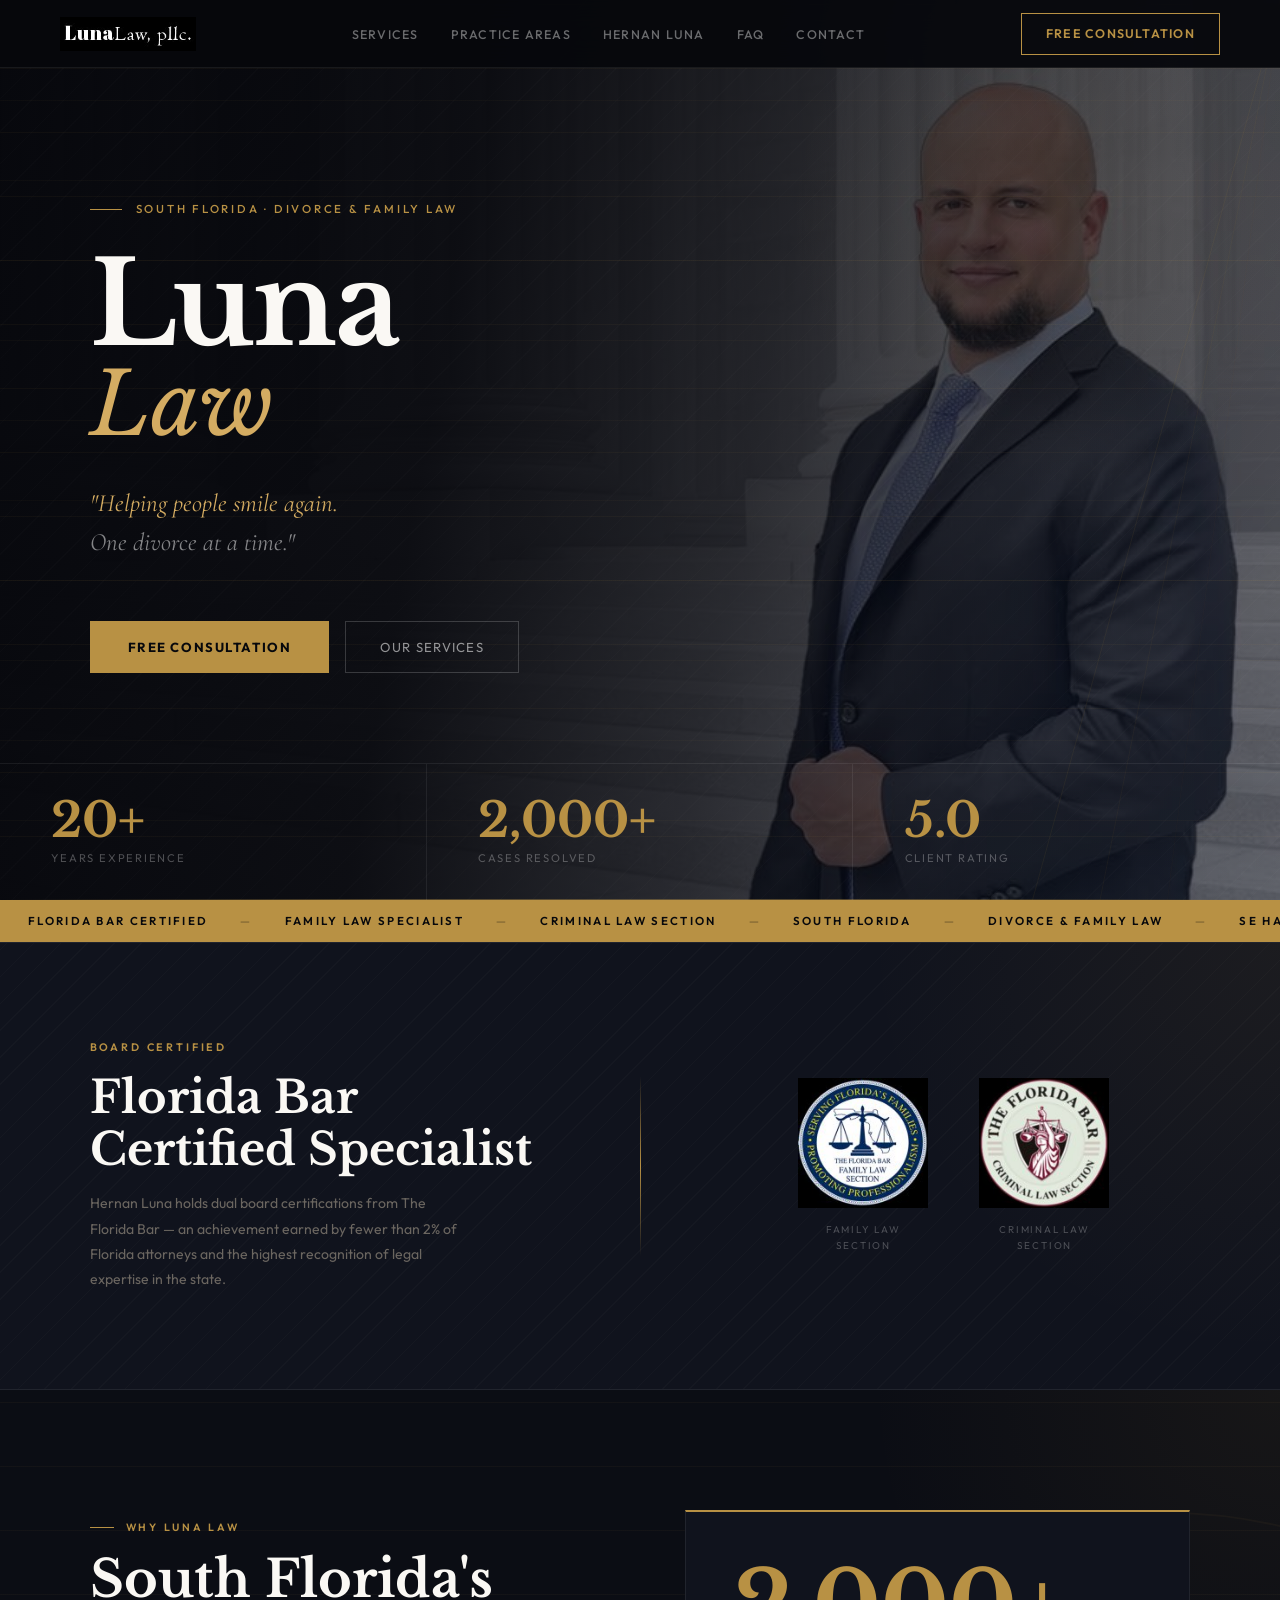
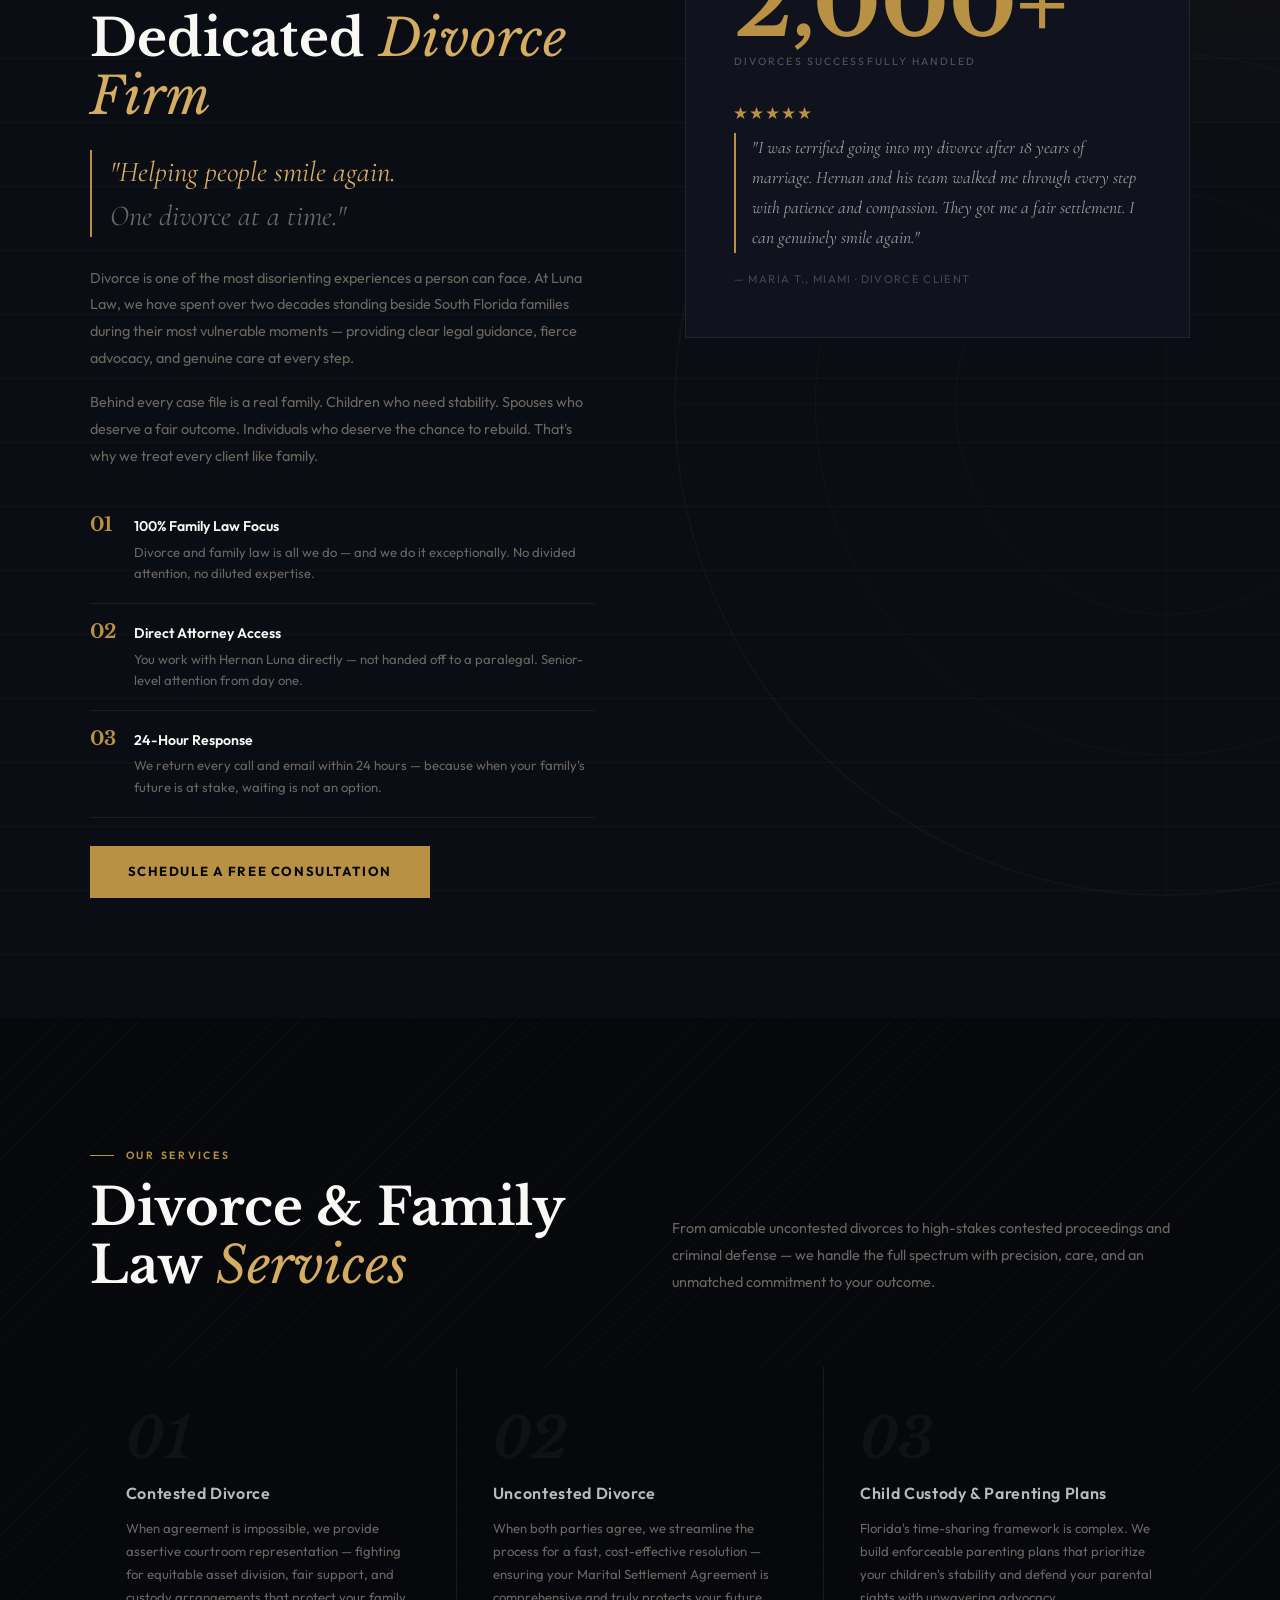
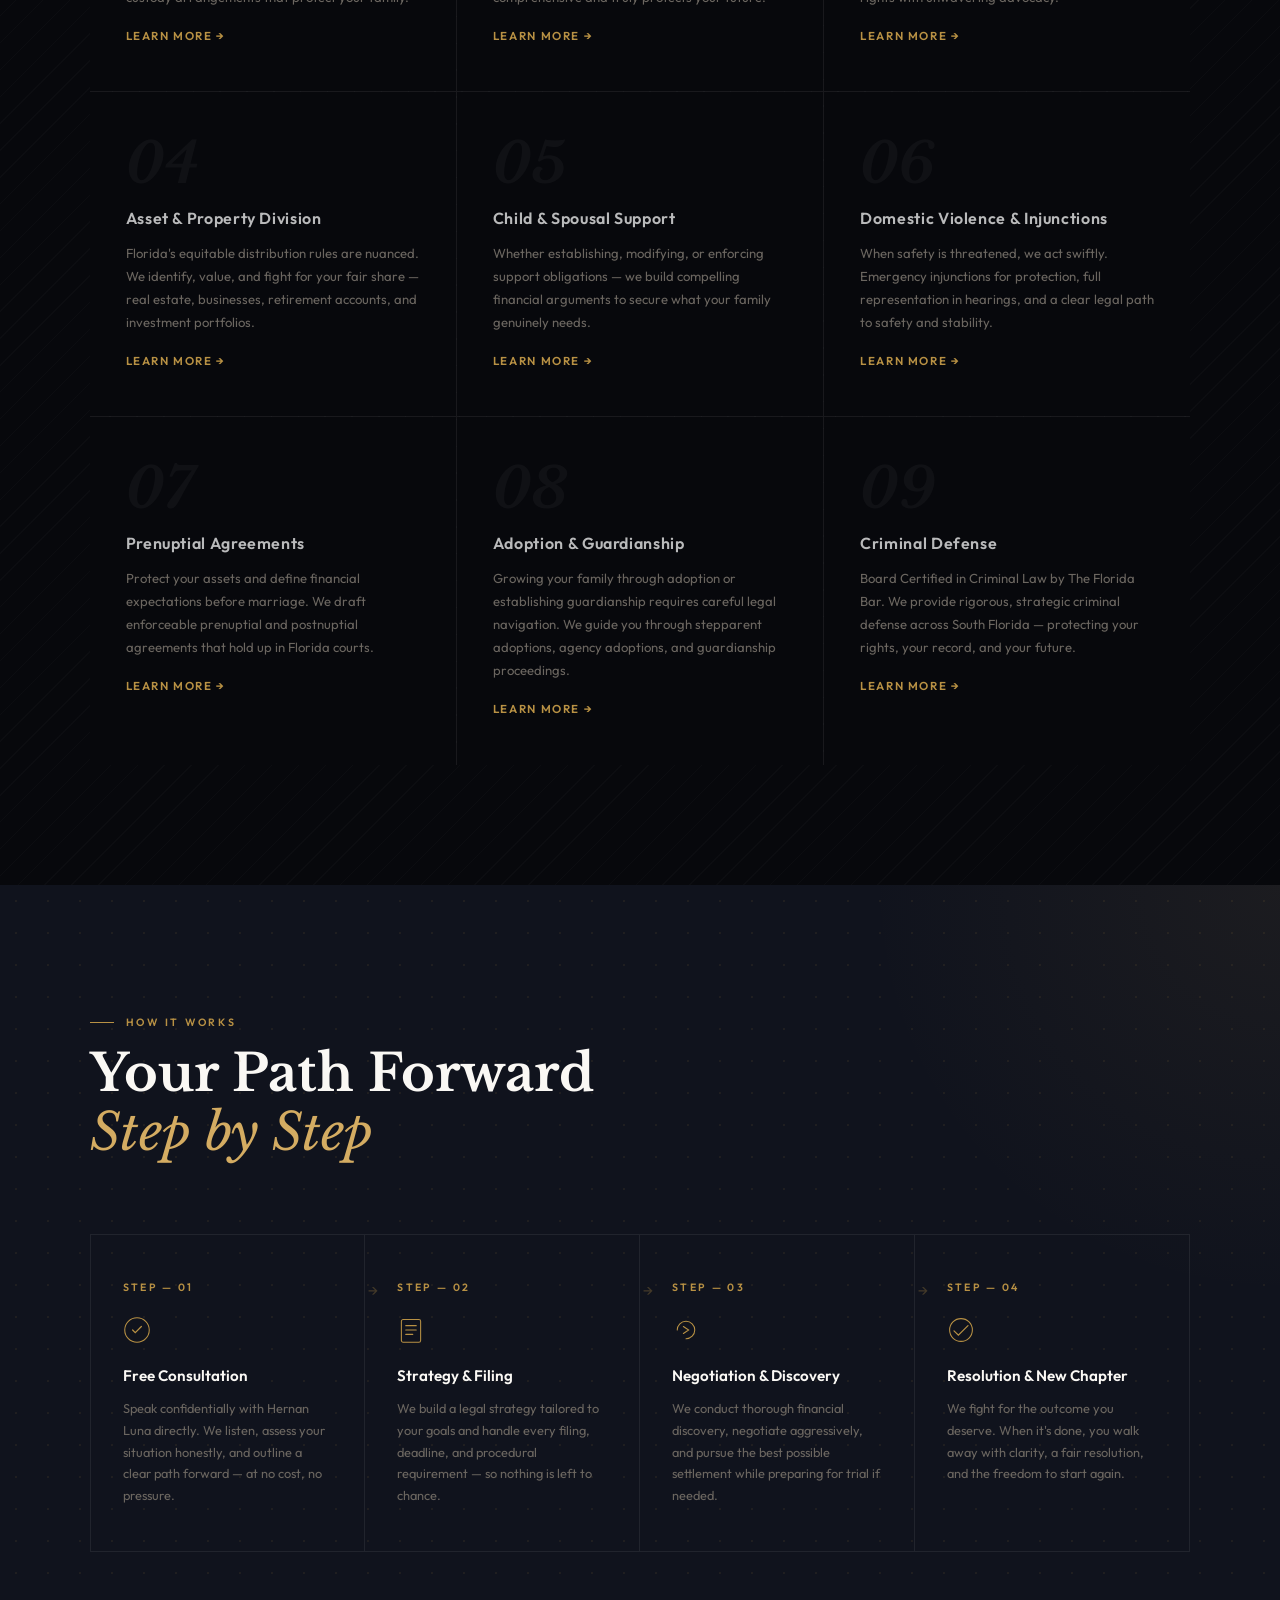
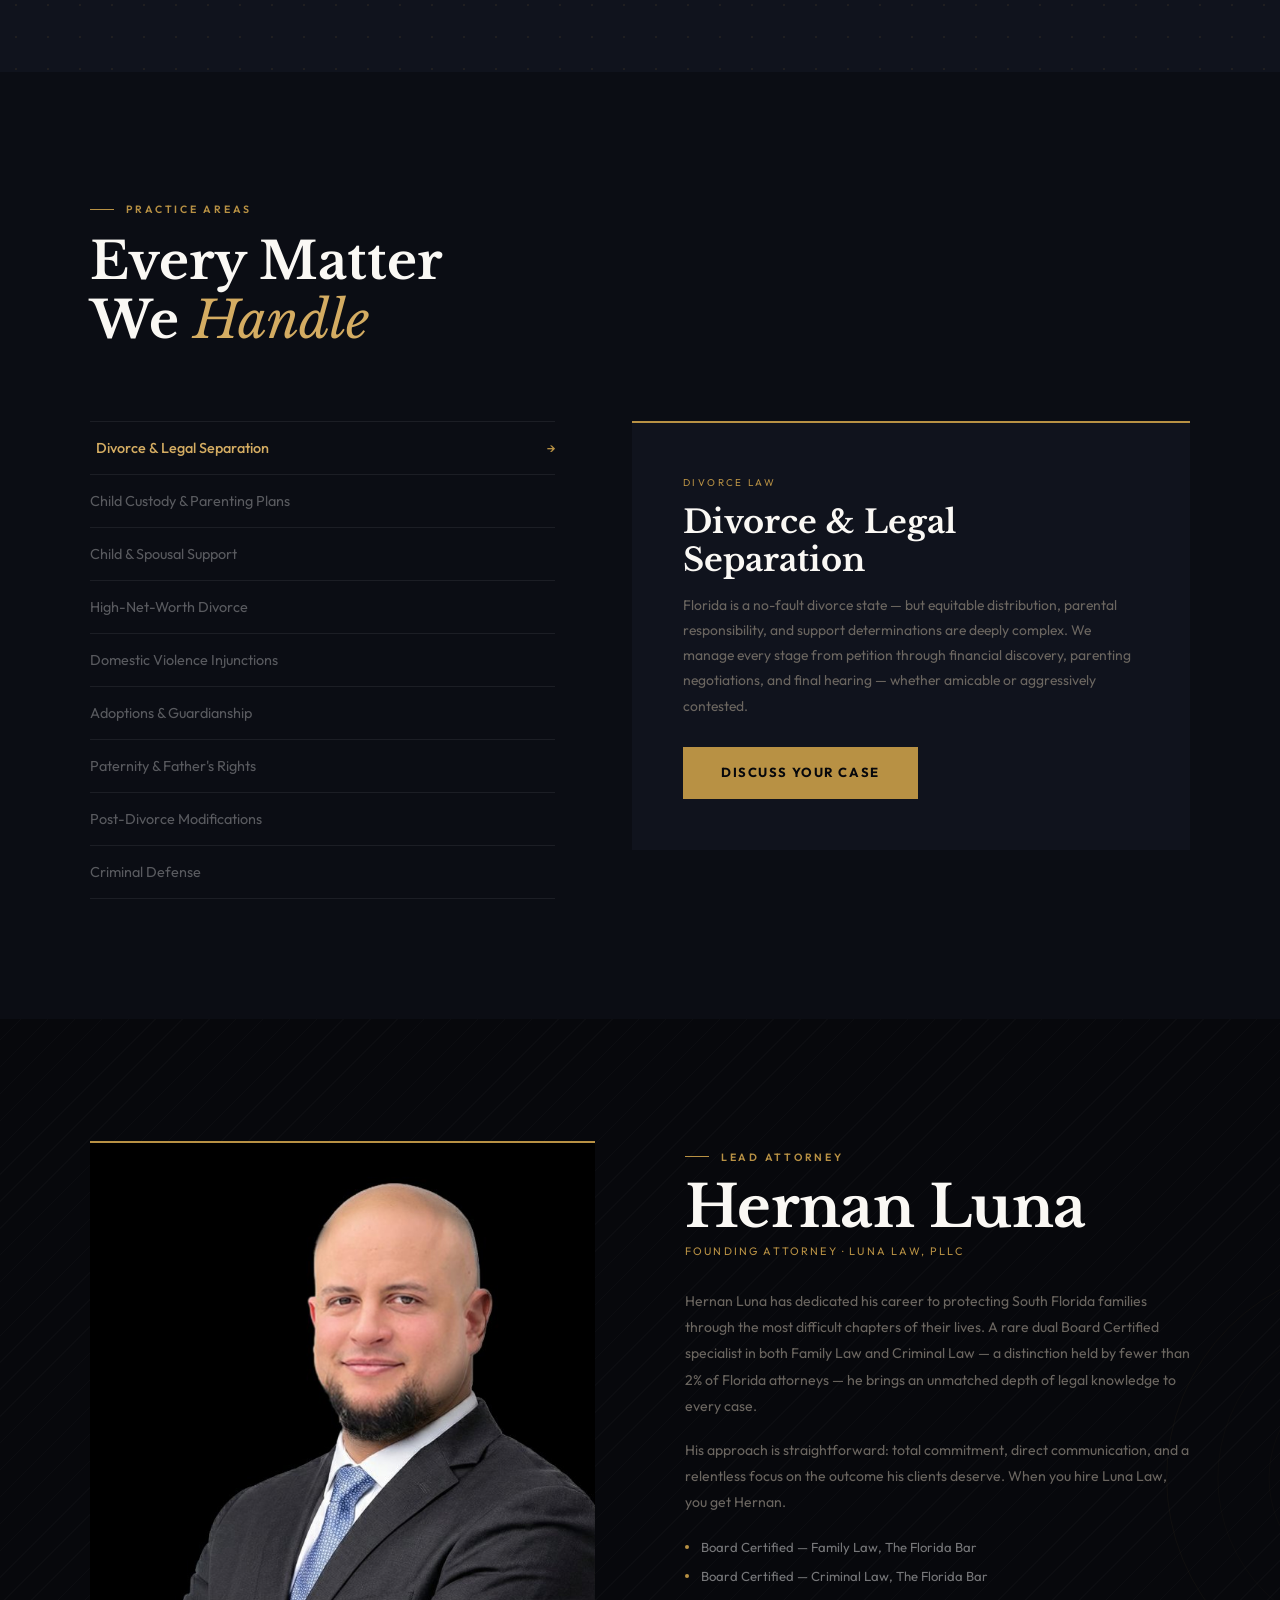
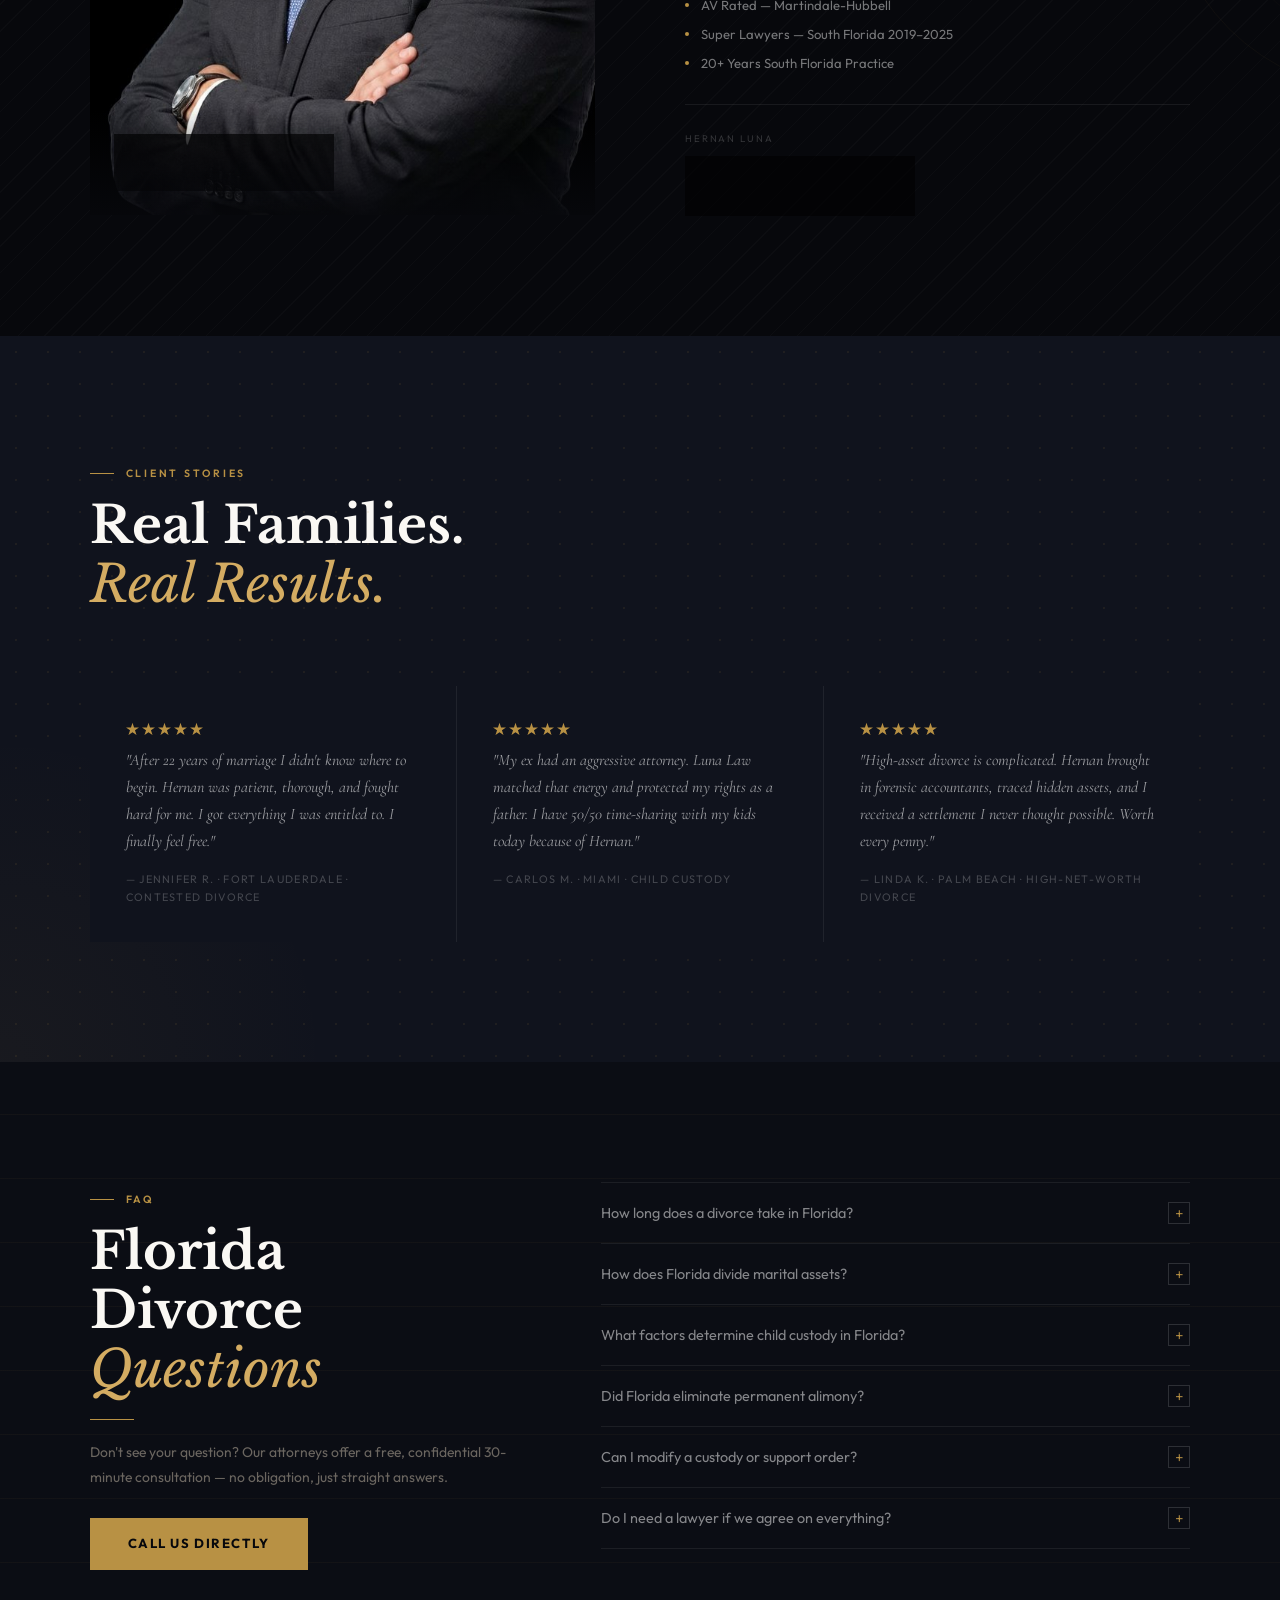
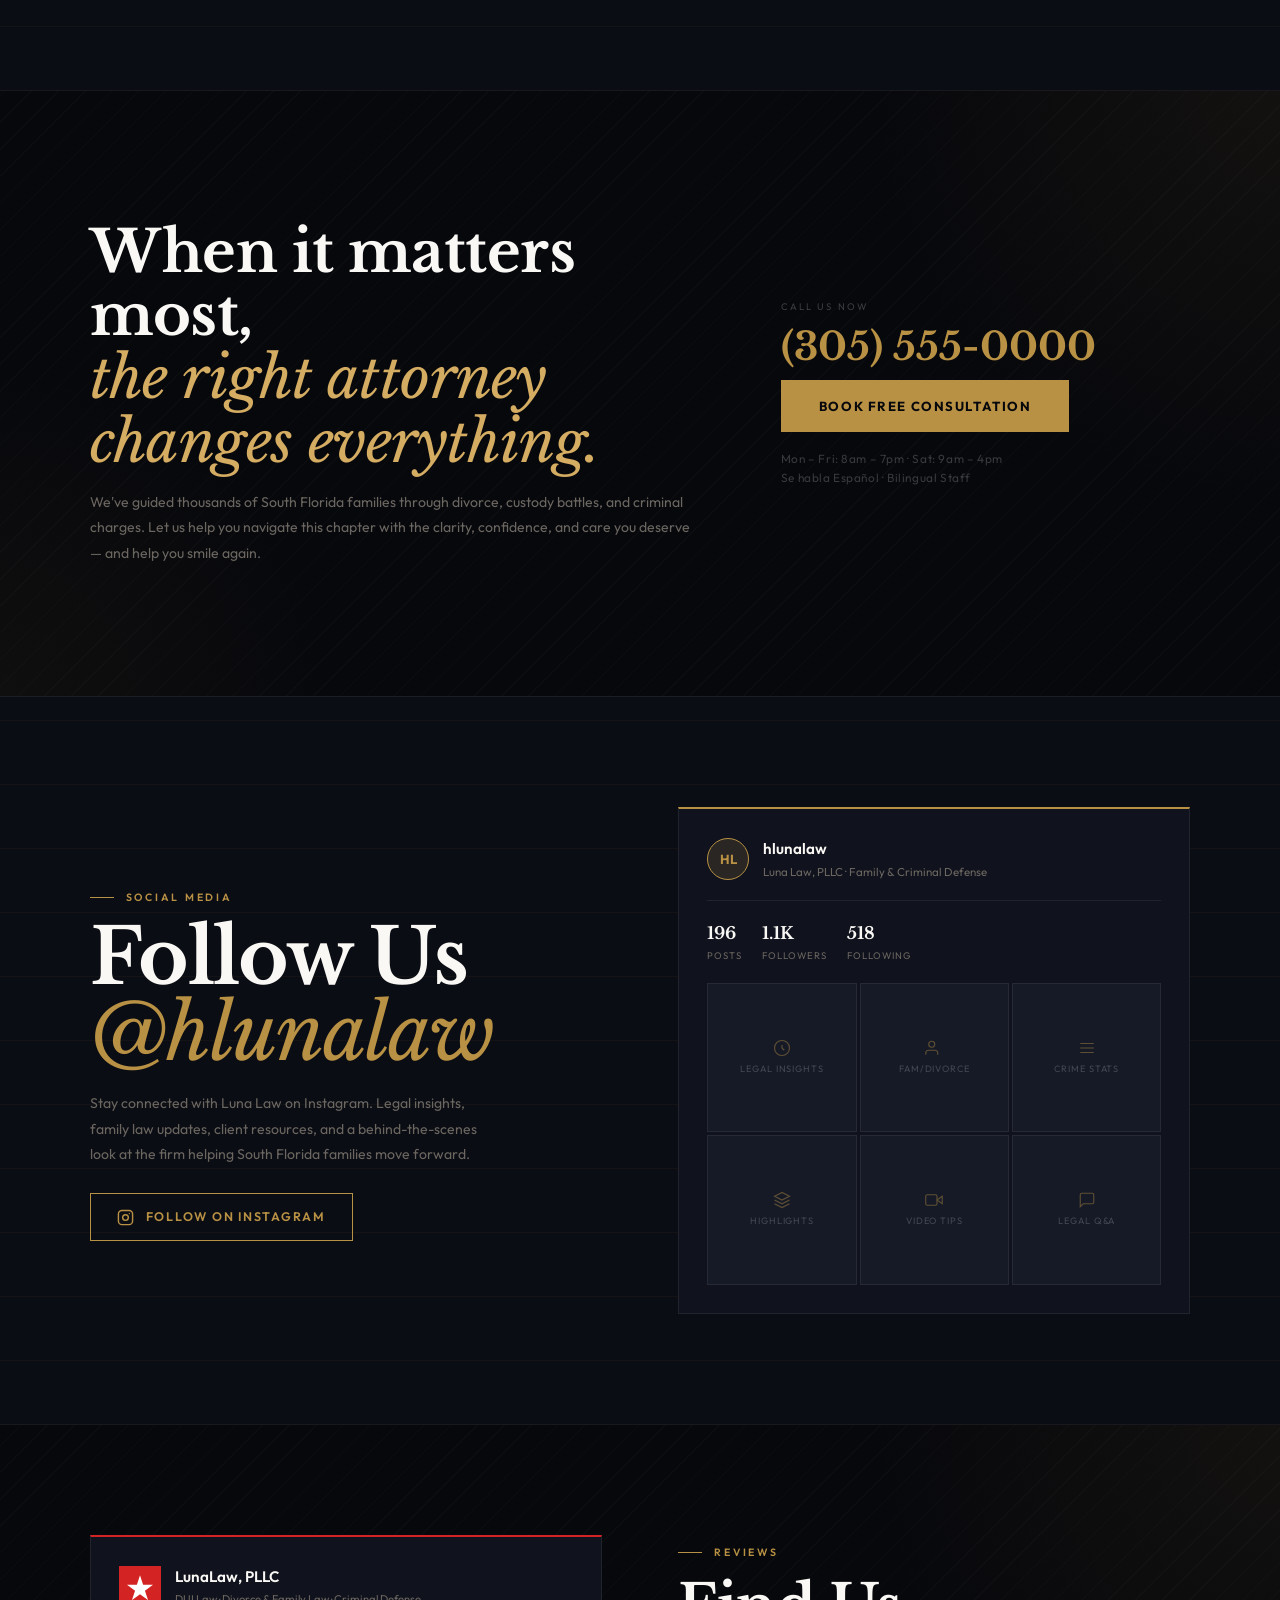
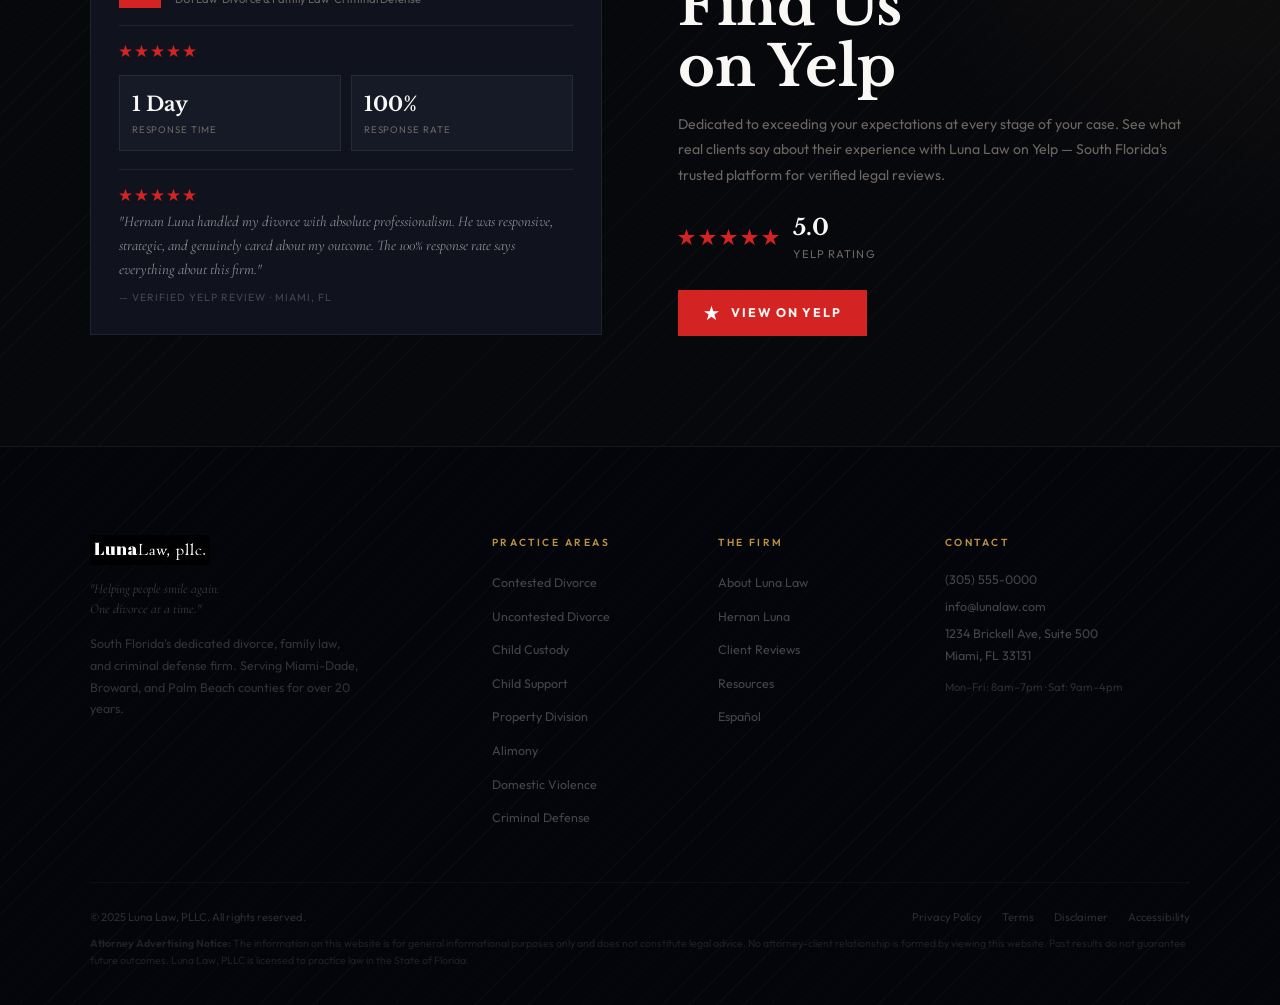
<file: luna-law.html>
<!DOCTYPE html>
<html lang="en">
<head>
<meta charset="UTF-8">
<meta name="viewport" content="width=device-width, initial-scale=1.0">
<meta name="description" content="Luna Law, PLLC — South Florida Divorce &amp; Family Law. Hernan Luna, Board Certified Family Law Attorney. Helping people smile again, one divorce at a time.">
<title>Luna Law, PLLC — Divorce &amp; Family Law | South Florida</title>
<link rel="preconnect" href="https://fonts.googleapis.com">
<link href="https://fonts.googleapis.com/css2?family=Libre+Baskerville:ital,wght@0,400;0,700;1,400&family=Outfit:wght@300;400;500;600;700&family=Cormorant+Garamond:ital,wght@1,300;1,400;1,500&display=swap" rel="stylesheet">
<style>
:root{
  --void:#07080c;--deep:#0b0d14;--surface:#10131d;--lift:#161a27;
  --rim:rgba(255,255,255,.07);--rim2:rgba(255,255,255,.04);
  --gold:#b89144;--gold-lt:#d4ac62;--gold-dim:rgba(184,145,68,.15);
  --text:#c9c3b5;--muted:#6b6660;--white:#faf8f4;--focus:#b89144;
}
*,*::before,*::after{box-sizing:border-box;margin:0;padding:0}
html{scroll-behavior:smooth;font-size:16px}
body{font-family:'Outfit',sans-serif;background:var(--void);color:var(--text);overflow-x:hidden;line-height:1.6}
img{display:block;max-width:100%}
a{color:inherit;text-decoration:none}
.skip{position:absolute;top:-100px;left:20px;background:var(--gold);color:var(--void);padding:12px 20px;font-weight:700;font-size:.85rem;text-decoration:none;z-index:9999;border-radius:0 0 3px 3px;transition:top .2s}
.skip:focus{top:0}
:focus-visible{outline:2px solid var(--gold);outline-offset:3px}

/* TEXTURES */
.tx{position:absolute;inset:0;pointer-events:none;z-index:1}
.tx-grain::after{content:'';position:absolute;inset:0;background-image:url("data:image/svg+xml,%3Csvg viewBox='0 0 256 256' xmlns='http://www.w3.org/2000/svg'%3E%3Cfilter id='n'%3E%3CfeTurbulence type='fractalNoise' baseFrequency='0.9' numOctaves='4' stitchTiles='stitch'/%3E%3C/filter%3E%3Crect width='100%25' height='100%25' filter='url(%23n)' opacity='1'/%3E%3C/svg%3E");opacity:.028;mix-blend-mode:screen}
.tx-lines{background-image:repeating-linear-gradient(-45deg,transparent 0,transparent 18px,rgba(255,255,255,.018) 18px,rgba(255,255,255,.018) 19px)}
.tx-dots{background-image:radial-gradient(circle,rgba(184,145,68,.18) 1px,transparent 1px);background-size:32px 32px;opacity:.5}
.tx-rules{background-image:repeating-linear-gradient(0deg,transparent 0,transparent 63px,rgba(184,145,68,.05) 63px,rgba(184,145,68,.05) 64px)}
.corner-glow{position:absolute;top:0;right:0;width:clamp(200px,35vw,480px);height:clamp(200px,35vw,480px);background:radial-gradient(ellipse at top right,rgba(184,145,68,.07) 0%,transparent 65%);pointer-events:none;z-index:1}
.corner-glow-bl{position:absolute;bottom:0;left:0;width:clamp(160px,28vw,360px);height:clamp(160px,28vw,360px);background:radial-gradient(ellipse at bottom left,rgba(184,145,68,.05) 0%,transparent 65%);pointer-events:none;z-index:1}

/* NAV */
.nav{position:fixed;top:0;left:0;right:0;z-index:300;height:68px;display:flex;align-items:center;justify-content:space-between;padding:0 clamp(20px,5vw,60px);background:rgba(7,8,12,.95);backdrop-filter:blur(20px);border-bottom:1px solid var(--rim)}
.nav-logo img{height:34px;width:auto}
.nav-links{display:flex;gap:clamp(14px,2.5vw,32px);list-style:none;align-items:center}
.nav-links a{font-family:'Outfit',sans-serif;font-size:.78rem;font-weight:500;letter-spacing:.1em;text-transform:uppercase;color:rgba(255,255,255,.4);border-bottom:1px solid transparent;transition:color .2s,border-color .2s;padding-bottom:2px}
.nav-links a:hover{color:var(--gold-lt);border-bottom-color:var(--gold-lt)}
.nav-cta{display:inline-flex;align-items:center;justify-content:center;min-height:42px;padding:10px 24px;border:1px solid var(--gold);background:transparent;color:var(--gold);font-family:'Outfit',sans-serif;font-size:.78rem;font-weight:600;letter-spacing:.1em;text-transform:uppercase;transition:background .22s,color .22s;white-space:nowrap}
.nav-cta:hover{background:var(--gold);color:var(--void)}
.nav-toggle{display:none;flex-direction:column;gap:5px;justify-content:center;width:44px;height:44px;background:none;border:none;padding:8px;cursor:pointer}
.nav-toggle span{display:block;width:24px;height:1.5px;background:var(--white);border-radius:1px;transition:transform .3s,opacity .3s}
.nav-toggle[aria-expanded="true"] span:nth-child(1){transform:translateY(6.5px) rotate(45deg)}
.nav-toggle[aria-expanded="true"] span:nth-child(2){opacity:0}
.nav-toggle[aria-expanded="true"] span:nth-child(3){transform:translateY(-6.5px) rotate(-45deg)}
.nav-drawer{display:none;position:fixed;top:68px;left:0;right:0;bottom:0;background:rgba(7,8,12,.98);flex-direction:column;align-items:center;justify-content:center;gap:24px;z-index:299;opacity:0;transform:translateY(-12px);transition:opacity .3s,transform .3s;pointer-events:none}
.nav-drawer.open{opacity:1;transform:translateY(0);pointer-events:all}
.nav-drawer a{font-family:'Libre Baskerville',serif;font-size:2rem;font-style:italic;color:rgba(255,255,255,.55);transition:color .2s}
.nav-drawer a:hover{color:var(--white)}
.drawer-phone{font-family:'Outfit',sans-serif!important;font-style:normal!important;font-size:1rem!important;letter-spacing:.14em!important;color:var(--gold)!important}
.drawer-cta{font-family:'Outfit',sans-serif!important;font-style:normal!important;margin-top:8px;padding:14px 44px;background:var(--gold);color:var(--void)!important;font-size:.85rem!important;font-weight:700;letter-spacing:.12em;text-transform:uppercase}

/* HERO */
.hero{position:relative;min-height:100svh;display:flex;flex-direction:column;justify-content:flex-end;overflow:hidden;background:var(--void)}
.hero-bg{position:absolute;inset:0;background:linear-gradient(155deg,#04050a 0%,#0b0e18 50%,#0f1422 100%)}
.hero-photo-bg{position:absolute;inset:0;z-index:0}
.hero-photo-bg img{width:100%;height:100%;object-fit:cover;object-position:center 20%;opacity:.38;filter:grayscale(15%)}
.hero-photo-overlay{position:absolute;inset:0;z-index:1;background:linear-gradient(100deg,rgba(4,5,10,.97) 0%,rgba(4,5,10,.9) 35%,rgba(4,5,10,.6) 58%,rgba(4,5,10,.2) 78%,transparent 100%)}
.hero-tx-lines{position:absolute;inset:0;z-index:2;background-image:repeating-linear-gradient(-45deg,transparent 0,transparent 22px,rgba(255,255,255,.012) 22px,rgba(255,255,255,.012) 23px)}
.hero-tx-gold-lines{position:absolute;inset:0;z-index:2;background-image:repeating-linear-gradient(0deg,transparent 0,transparent 79px,rgba(184,145,68,.04) 79px,rgba(184,145,68,.04) 80px)}
.hero-glow-tr{position:absolute;top:-80px;right:-80px;width:600px;height:600px;border-radius:50%;background:radial-gradient(circle,rgba(184,145,68,.05) 0%,transparent 65%);pointer-events:none;z-index:2}
.hero-horizon{position:absolute;bottom:0;left:0;right:0;height:1px;background:linear-gradient(90deg,transparent 0%,rgba(184,145,68,.4) 30%,rgba(184,145,68,.4) 70%,transparent 100%);z-index:3}
.hero-sig{position:absolute;bottom:clamp(60px,10vh,140px);right:clamp(-40px,-2vw,-20px);width:clamp(360px,55vw,820px);opacity:.05;mix-blend-mode:screen;pointer-events:none;user-select:none;z-index:2}
.hero-inner{position:relative;z-index:4;padding:clamp(100px,14vh,160px) clamp(28px,7vw,90px) clamp(64px,10vh,100px);max-width:1400px}
.hero-pre{display:flex;align-items:center;gap:14px;margin-bottom:28px;animation:fUp .6s ease .1s both}
.hero-pre-line{width:32px;height:1px;background:var(--gold)}
.hero-pre-text{font-family:'Outfit',sans-serif;font-size:.72rem;font-weight:500;letter-spacing:.24em;text-transform:uppercase;color:var(--gold)}
.hero-title{font-family:'Libre Baskerville',serif;font-size:clamp(3.2rem,9vw,9rem);font-weight:700;line-height:1.0;letter-spacing:-.02em;color:var(--white);animation:fUp .7s ease .2s both;margin-bottom:4px}
.hero-title-accent{display:block;font-weight:400;font-style:italic;color:var(--gold-lt);font-size:.75em;letter-spacing:.01em}
.hero-tagline{font-family:'Cormorant Garamond',serif;font-size:clamp(1.1rem,2.2vw,1.55rem);font-style:italic;font-weight:400;color:rgba(255,255,255,.5);margin:clamp(20px,3vw,36px) 0 clamp(40px,5vw,60px);animation:fUp .7s ease .38s both;max-width:560px;line-height:1.55}
.hero-tagline strong{color:var(--gold-lt);font-weight:400}
.hero-actions{display:flex;flex-wrap:wrap;gap:16px;animation:fUp .7s ease .5s both}
.btn-gold{display:inline-flex;align-items:center;justify-content:center;min-height:52px;padding:14px 38px;background:var(--gold);color:var(--void);font-family:'Outfit',sans-serif;font-size:.82rem;font-weight:700;letter-spacing:.12em;text-transform:uppercase;border:none;cursor:pointer;transition:background .22s,transform .22s,box-shadow .22s}
.btn-gold:hover{background:var(--gold-lt);transform:translateY(-2px);box-shadow:0 14px 36px rgba(184,145,68,.25)}
.btn-ghost-lt{display:inline-flex;align-items:center;justify-content:center;min-height:52px;padding:14px 34px;border:1px solid rgba(255,255,255,.18);color:rgba(255,255,255,.55);font-family:'Outfit',sans-serif;font-size:.82rem;font-weight:400;letter-spacing:.1em;text-transform:uppercase;transition:border-color .22s,color .22s}
.btn-ghost-lt:hover{border-color:var(--gold);color:var(--gold)}
.hero-bar{position:relative;z-index:4;display:grid;grid-template-columns:repeat(3,1fr);border-top:1px solid var(--rim);animation:fUp .7s ease .65s both}
.hero-stat{padding:clamp(20px,3vw,32px) clamp(24px,4vw,52px);border-right:1px solid var(--rim)}
.hero-stat:last-child{border-right:none}
.hero-stat-val{font-family:'Libre Baskerville',serif;font-size:clamp(2rem,4vw,3rem);font-weight:700;color:var(--gold);line-height:1}
.hero-stat-lbl{font-size:.7rem;letter-spacing:.16em;text-transform:uppercase;color:rgba(255,255,255,.28);margin-top:6px}

/* MARQUEE */
.marquee-strip{background:var(--gold);overflow:hidden;height:42px;display:flex;align-items:center}
.marquee-track{display:flex;animation:marquee 28s linear infinite;white-space:nowrap}
.marquee-track span{font-family:'Outfit',sans-serif;font-size:.72rem;font-weight:600;letter-spacing:.2em;text-transform:uppercase;color:var(--void);padding:0 28px}
.marquee-track .sep{color:rgba(7,8,12,.3);padding:0 4px}
@keyframes marquee{from{transform:translateX(0)}to{transform:translateX(-50%)}}

/* CREDENTIALS */
.credentials{background:var(--surface);padding:clamp(56px,8vw,96px) clamp(28px,7vw,90px);position:relative;overflow:hidden;border-top:1px solid var(--rim);border-bottom:1px solid var(--rim)}
.creds-inner{display:grid;grid-template-columns:1fr auto 1fr;gap:clamp(40px,6vw,80px);align-items:center;max-width:1200px;margin:0 auto;position:relative;z-index:2}
.creds-label{font-family:'Outfit',sans-serif;font-size:.68rem;font-weight:600;letter-spacing:.26em;text-transform:uppercase;color:var(--gold);margin-bottom:16px}
.creds-headline{font-family:'Libre Baskerville',serif;font-size:clamp(1.8rem,3.5vw,2.8rem);font-weight:700;color:var(--white);line-height:1.15;margin-bottom:16px}
.creds-body{font-size:.88rem;line-height:1.8;color:var(--muted);max-width:380px}
.creds-divider{width:1px;height:180px;background:linear-gradient(to bottom,transparent,var(--gold),transparent);flex-shrink:0}
.creds-badges{display:flex;gap:clamp(32px,4vw,56px);align-items:center;justify-content:center}
.badge-item{display:flex;flex-direction:column;align-items:center;gap:14px}
.badge-item img{width:clamp(90px,12vw,130px);height:auto;transition:transform .3s}
.badge-item:hover img{transform:scale(1.05)}
.badge-caption{font-family:'Outfit',sans-serif;font-size:.62rem;letter-spacing:.18em;text-transform:uppercase;color:rgba(255,255,255,.25);text-align:center;max-width:100px}

/* SECTION */
.section{padding:clamp(72px,10vw,120px) clamp(28px,7vw,90px)}
.s-label{display:inline-flex;align-items:center;gap:12px;margin-bottom:14px}
.s-label-bar{width:24px;height:1px;background:var(--gold)}
.s-label-text{font-family:'Outfit',sans-serif;font-size:.66rem;font-weight:600;letter-spacing:.26em;text-transform:uppercase;color:var(--gold)}
.s-title{font-family:'Libre Baskerville',serif;font-size:clamp(1.9rem,4vw,3.2rem);font-weight:700;color:var(--white);line-height:1.15}
.s-title em{font-style:italic;font-weight:400;color:var(--gold-lt)}
.gold-line{width:44px;height:1px;background:var(--gold);margin:20px 0}

/* WHY */
.why{background:var(--deep);position:relative;overflow:hidden}
.why-sig{position:absolute;bottom:-20px;right:-40px;width:clamp(300px,45vw,640px);opacity:.055;mix-blend-mode:screen;pointer-events:none;user-select:none}
.why-grid{display:grid;grid-template-columns:1fr 1fr;gap:clamp(48px,7vw,110px);align-items:start;max-width:1300px;position:relative;z-index:2}
.why-tagline{font-family:'Cormorant Garamond',serif;font-size:clamp(1.3rem,2.5vw,1.8rem);font-style:italic;font-weight:400;color:rgba(255,255,255,.38);border-left:2px solid var(--gold);padding-left:18px;margin:24px 0 28px;line-height:1.5}
.why-tagline strong{color:var(--gold-lt);font-weight:400}
.why-body{font-size:.9rem;line-height:1.85;color:var(--muted);margin-bottom:18px}
.why-pillars{display:flex;flex-direction:column;margin:28px 0}
.pillar{display:flex;align-items:flex-start;gap:18px;padding:18px 0;border-bottom:1px solid var(--rim)}
.pillar-num{font-family:'Libre Baskerville',serif;font-size:1.2rem;font-weight:700;color:var(--gold);line-height:1;min-width:26px;flex-shrink:0}
.pillar-title{font-family:'Outfit',sans-serif;font-size:.88rem;font-weight:600;color:var(--white);margin-bottom:4px}
.pillar-text{font-size:.82rem;line-height:1.65;color:var(--muted)}
.why-panel{background:var(--surface);border:1px solid var(--rim);border-top:2px solid var(--gold);padding:clamp(32px,4vw,48px);position:relative;overflow:hidden}
.why-big-num{font-family:'Libre Baskerville',serif;font-size:clamp(3.5rem,7vw,6rem);font-weight:700;color:var(--gold);line-height:1;margin-bottom:4px}
.why-big-lbl{font-size:.66rem;letter-spacing:.2em;text-transform:uppercase;color:rgba(255,255,255,.28);margin-bottom:36px}
.testimonial-quote{font-family:'Cormorant Garamond',serif;font-size:clamp(.95rem,1.5vw,1.1rem);font-style:italic;font-weight:400;color:rgba(255,255,255,.58);line-height:1.7;border-left:2px solid var(--gold);padding-left:16px;margin-bottom:18px}
.testimonial-attr{font-size:.7rem;letter-spacing:.12em;text-transform:uppercase;color:rgba(255,255,255,.22)}
.star-svg{width:13px;height:13px;fill:var(--gold)}
.stars-row{display:flex;gap:3px;margin-bottom:14px}

/* SERVICES */
.services{background:var(--void);position:relative;overflow:hidden}
.svc-header{display:grid;grid-template-columns:1fr 1fr;gap:clamp(32px,5vw,80px);align-items:end;margin-bottom:clamp(48px,6vw,72px);max-width:1300px;position:relative;z-index:2}
.svc-intro{font-size:.9rem;line-height:1.85;color:var(--muted)}
.svc-grid{display:grid;grid-template-columns:repeat(3,1fr);gap:1px;background:var(--rim);max-width:1300px;position:relative;z-index:2}
.svc-card{background:var(--void);padding:clamp(28px,4vw,44px) clamp(22px,3vw,36px);position:relative;overflow:hidden;transition:background .3s}
.svc-card::before{content:'';position:absolute;left:0;top:0;bottom:0;width:2px;background:var(--gold);transform:scaleY(0);transform-origin:bottom;transition:transform .32s}
.svc-card:hover{background:var(--surface)}
.svc-card:hover::before{transform:scaleY(1)}
.svc-card:hover .svc-num{color:rgba(255,255,255,.03)}
.svc-card:hover .svc-title{color:var(--white)}
.svc-num{font-family:'Libre Baskerville',serif;font-size:3.5rem;font-weight:700;line-height:1;color:rgba(255,255,255,.04);transition:color .3s;user-select:none;margin-bottom:14px;font-style:italic}
.svc-title{font-family:'Outfit',sans-serif;font-size:1rem;font-weight:600;letter-spacing:.04em;color:rgba(255,255,255,.72);margin-bottom:10px;transition:color .3s}
.svc-text{font-size:.82rem;line-height:1.75;color:var(--muted)}
.svc-link{display:inline-flex;align-items:center;gap:8px;margin-top:18px;font-family:'Outfit',sans-serif;font-size:.72rem;font-weight:600;letter-spacing:.14em;text-transform:uppercase;color:var(--gold);transition:gap .2s}
.svc-link:hover{gap:14px}

/* PROCESS */
.process{background:var(--surface);position:relative;overflow:hidden}
.process-steps{display:grid;grid-template-columns:repeat(4,1fr);gap:0;margin-top:clamp(48px,6vw,72px);max-width:1300px;border:1px solid var(--rim);position:relative;z-index:2}
.p-step{padding:clamp(28px,3.5vw,44px) clamp(20px,2.5vw,32px);border-right:1px solid var(--rim);position:relative;transition:background .3s}
.p-step:last-child{border-right:none}
.p-step:hover{background:var(--lift)}
.p-step-num{font-family:'Outfit',sans-serif;font-size:.66rem;font-weight:600;letter-spacing:.22em;color:var(--gold);margin-bottom:20px}
.p-step-icon{width:28px;height:28px;margin-bottom:12px}
.p-step-title{font-family:'Outfit',sans-serif;font-size:.95rem;font-weight:600;color:var(--white);margin-bottom:10px}
.p-step-text{font-size:.8rem;line-height:1.7;color:var(--muted)}
.p-step::after{content:'→';position:absolute;right:-14px;top:clamp(28px,3.5vw,44px);font-size:.95rem;color:var(--gold);opacity:.3;z-index:1}
.p-step:last-child::after{display:none}

/* PRACTICE */
.practice{background:var(--deep)}
.practice-layout{display:grid;grid-template-columns:1fr 1.2fr;gap:clamp(40px,6vw,80px);margin-top:clamp(48px,6vw,72px);max-width:1300px;position:relative;z-index:2}
.prac-list{list-style:none;border-top:1px solid var(--rim)}
.prac-item{border-bottom:1px solid var(--rim)}
.prac-btn{width:100%;display:flex;align-items:center;justify-content:space-between;padding:17px 0;background:none;border:none;cursor:pointer;font-family:'Outfit',sans-serif;font-size:.9rem;font-weight:400;color:rgba(255,255,255,.32);text-align:left;transition:color .2s,padding-left .2s;min-height:44px}
.prac-btn:hover,.prac-btn[aria-selected="true"]{color:var(--white);padding-left:6px}
.prac-btn[aria-selected="true"]{font-weight:500;color:var(--gold-lt)}
.prac-arrow{font-size:.8rem;opacity:0;transition:opacity .2s;color:var(--gold)}
.prac-btn:hover .prac-arrow,.prac-btn[aria-selected="true"] .prac-arrow{opacity:1}
.prac-panel{background:var(--surface);padding:clamp(32px,4vw,52px);border-top:2px solid var(--gold);position:sticky;top:80px;height:fit-content}
.prac-panel-tag{font-size:.62rem;letter-spacing:.24em;text-transform:uppercase;color:var(--gold);margin-bottom:12px;font-family:'Outfit',sans-serif}
.prac-panel-title{font-family:'Libre Baskerville',serif;font-size:clamp(1.4rem,2.5vw,2.1rem);font-weight:700;color:var(--white);margin-bottom:14px;line-height:1.2}
.prac-panel-text{font-size:.87rem;line-height:1.8;color:var(--muted);margin-bottom:28px}

/* ATTORNEY */
.attorney{background:var(--void);position:relative;overflow:hidden}
.attorney-sig-bg{position:absolute;bottom:-20px;right:-60px;width:clamp(340px,50vw,780px);opacity:.045;mix-blend-mode:screen;pointer-events:none;user-select:none}
.attorney-grid{display:grid;grid-template-columns:1fr 1fr;gap:clamp(48px,7vw,100px);align-items:center;max-width:1300px;position:relative;z-index:2}
.attorney-photo-wrap{position:relative;width:100%;aspect-ratio:3/4;overflow:hidden}
.attorney-photo-wrap img.main-photo{width:100%;height:100%;object-fit:cover;object-position:top center;display:block}
.attorney-photo-wrap .gold-top-bar{position:absolute;top:0;left:0;right:0;height:2px;background:var(--gold);z-index:2}
.attorney-sig-overlay{position:absolute;bottom:0;left:0;right:0;padding:24px;background:linear-gradient(to top,rgba(7,8,12,.88) 0%,transparent 100%);display:flex;justify-content:flex-start;z-index:2}
.attorney-sig-overlay img{width:clamp(140px,20vw,220px);height:auto;mix-blend-mode:screen;opacity:.7}
.attorney-name{font-family:'Libre Baskerville',serif;font-size:clamp(2.4rem,4.5vw,4rem);font-weight:700;color:var(--white);line-height:1;margin-bottom:6px;letter-spacing:-.01em}
.attorney-title-lbl{font-size:.68rem;letter-spacing:.2em;text-transform:uppercase;color:var(--gold);margin-bottom:28px;font-family:'Outfit',sans-serif}
.attorney-bio{font-size:.88rem;line-height:1.85;color:var(--muted);margin-bottom:18px}
.attorney-creds{display:flex;flex-direction:column;gap:8px;margin:22px 0 30px}
.attorney-cred{display:flex;align-items:center;gap:12px;font-size:.82rem;color:rgba(255,255,255,.45)}
.attorney-cred-dot{width:4px;height:4px;border-radius:50%;background:var(--gold);flex-shrink:0}
.attorney-sig-display{margin-top:26px;padding-top:26px;border-top:1px solid var(--rim)}
.attorney-sig-label{font-size:.6rem;letter-spacing:.2em;text-transform:uppercase;color:rgba(255,255,255,.18);margin-bottom:10px;font-family:'Outfit',sans-serif}
.attorney-sig-display img{width:clamp(150px,20vw,230px);height:auto;mix-blend-mode:screen;opacity:.55}

/* TESTIMONIALS */
.testimonials{background:var(--surface);position:relative;overflow:hidden}
.testi-sig{position:absolute;top:40px;right:-40px;width:clamp(260px,38vw,560px);opacity:.035;mix-blend-mode:screen;pointer-events:none;user-select:none}
.testi-grid{display:grid;grid-template-columns:repeat(3,1fr);gap:1px;background:var(--rim);margin-top:clamp(48px,6vw,72px);max-width:1300px;position:relative;z-index:2}
.testi-card{background:var(--surface);padding:clamp(24px,3vw,36px);transition:background .3s}
.testi-card:hover{background:var(--lift)}
.testi-stars{display:flex;gap:3px;margin-bottom:12px}
.testi-quote{font-family:'Cormorant Garamond',serif;font-size:1rem;font-style:italic;font-weight:400;color:rgba(255,255,255,.58);line-height:1.7;margin-bottom:16px}
.testi-author{font-size:.68rem;letter-spacing:.12em;text-transform:uppercase;color:rgba(255,255,255,.22);font-family:'Outfit',sans-serif}

/* FAQ */
.faq{background:var(--deep);position:relative;overflow:hidden}
.faq-layout{display:grid;grid-template-columns:1fr 1.4fr;gap:clamp(40px,7vw,100px);max-width:1300px;position:relative;z-index:2}
.faq-left{position:sticky;top:84px;height:fit-content}
.faq-note{font-size:.87rem;line-height:1.8;color:var(--muted);margin-bottom:28px}
.faq-list{border-top:1px solid var(--rim)}
.faq-item{border-bottom:1px solid var(--rim)}
.faq-q{width:100%;display:flex;align-items:center;justify-content:space-between;gap:16px;padding:19px 0;background:none;border:none;cursor:pointer;font-family:'Outfit',sans-serif;font-size:.9rem;font-weight:400;color:rgba(255,255,255,.5);text-align:left;min-height:44px;transition:color .2s}
.faq-q:hover{color:var(--white)}
.faq-icon{width:22px;height:22px;flex-shrink:0;border:1px solid rgba(255,255,255,.14);display:flex;align-items:center;justify-content:center;font-size:1rem;font-weight:300;color:var(--gold);transition:transform .3s;line-height:1}
.faq-item.open .faq-icon{transform:rotate(45deg)}
.faq-a{font-size:.84rem;line-height:1.8;color:var(--muted);max-height:0;overflow:hidden;transition:max-height .4s ease,padding .3s}
.faq-item.open .faq-a{max-height:400px;padding-bottom:20px}

/* CTA */
.cta-section{background:var(--void);position:relative;overflow:hidden;padding:clamp(80px,12vw,130px) clamp(28px,7vw,90px);border-top:1px solid var(--rim)}
.cta-sig{position:absolute;bottom:-30px;left:-30px;width:clamp(300px,50vw,720px);opacity:.055;mix-blend-mode:screen;pointer-events:none;user-select:none}
.cta-inner{display:grid;grid-template-columns:1.5fr 1fr;gap:clamp(40px,6vw,80px);align-items:center;max-width:1300px;position:relative;z-index:2}
.cta-hl{font-family:'Libre Baskerville',serif;font-size:clamp(1.8rem,4.5vw,3.8rem);font-weight:700;color:var(--white);line-height:1.1;margin-bottom:16px;letter-spacing:-.01em}
.cta-hl em{font-style:italic;font-weight:400;color:var(--gold-lt)}
.cta-sub{font-size:.88rem;line-height:1.8;color:var(--muted)}
.cta-right{display:flex;flex-direction:column;gap:14px}
.cta-phone-label{font-size:.6rem;letter-spacing:.22em;text-transform:uppercase;color:rgba(255,255,255,.22);font-family:'Outfit',sans-serif}
.cta-phone{font-family:'Libre Baskerville',serif;font-size:clamp(1.7rem,3vw,2.5rem);font-weight:700;color:var(--gold);line-height:1;transition:color .2s}
.cta-phone:hover{color:var(--gold-lt)}
.cta-hours{font-size:.74rem;letter-spacing:.05em;color:rgba(255,255,255,.2);margin-top:4px;font-family:'Outfit',sans-serif}

/* INSTAGRAM */
.insta-section{background:var(--deep);position:relative;overflow:hidden;padding:clamp(72px,10vw,110px) clamp(28px,7vw,90px);border-top:1px solid var(--rim)}
.insta-inner{display:grid;grid-template-columns:1fr 1fr;gap:clamp(40px,6vw,80px);align-items:center;max-width:1300px;position:relative;z-index:2}
.insta-handle{font-family:'Libre Baskerville',serif;font-size:clamp(2.4rem,6vw,5.5rem);font-weight:700;color:var(--white);line-height:1;margin-bottom:18px;letter-spacing:-.02em}
.insta-handle span{display:block;font-style:italic;color:var(--gold);font-weight:400}
.insta-body{font-size:.88rem;line-height:1.8;color:var(--muted);max-width:400px;margin-bottom:26px}
.insta-link{display:inline-flex;align-items:center;gap:12px;font-family:'Outfit',sans-serif;font-size:.78rem;font-weight:600;letter-spacing:.14em;text-transform:uppercase;color:var(--gold);border:1px solid var(--gold);padding:13px 26px;transition:background .22s,color .22s}
.insta-link:hover{background:var(--gold);color:var(--void)}
.insta-preview{background:var(--surface);border:1px solid var(--rim);border-top:2px solid var(--gold);padding:28px}
.insta-preview-header{display:flex;align-items:center;gap:14px;margin-bottom:20px;padding-bottom:18px;border-bottom:1px solid var(--rim)}
.insta-avatar{width:42px;height:42px;border-radius:50%;background:var(--gold-dim);border:1.5px solid var(--gold);display:flex;align-items:center;justify-content:center;font-family:'Outfit',sans-serif;font-size:.82rem;font-weight:700;color:var(--gold);flex-shrink:0}
.insta-username{font-family:'Outfit',sans-serif;font-size:.95rem;font-weight:600;color:var(--white)}
.insta-bio-preview{font-size:.72rem;color:var(--muted);margin-top:2px}
.insta-stats-row{display:flex;gap:20px;margin-bottom:20px}
.insta-stat-num{font-family:'Libre Baskerville',serif;font-size:1.05rem;font-weight:700;color:var(--white)}
.insta-stat-lbl{font-size:.6rem;letter-spacing:.1em;color:var(--muted);text-transform:uppercase;font-family:'Outfit',sans-serif}
.insta-grid{display:grid;grid-template-columns:repeat(3,1fr);gap:3px}
.insta-cell{aspect-ratio:1;background:var(--lift);border:1px solid var(--rim);display:flex;flex-direction:column;align-items:center;justify-content:center;font-family:'Outfit',sans-serif;font-size:.58rem;letter-spacing:.1em;text-transform:uppercase;color:rgba(255,255,255,.2);text-align:center;padding:8px;transition:background .2s}
.insta-cell:hover{background:var(--gold-dim)}
.insta-cell-icon{display:block;margin-bottom:5px;color:var(--gold);opacity:.45}

/* YELP */
.yelp-section{background:var(--void);position:relative;overflow:hidden;padding:clamp(72px,10vw,110px) clamp(28px,7vw,90px);border-top:1px solid var(--rim)}
.yelp-inner{display:grid;grid-template-columns:1fr 1fr;gap:clamp(40px,6vw,80px);align-items:center;max-width:1300px;position:relative;z-index:2}
.yelp-right{order:-1}
.yelp-headline{font-family:'Libre Baskerville',serif;font-size:clamp(2rem,4.5vw,3.5rem);font-weight:700;color:var(--white);line-height:1.1;margin-bottom:14px;letter-spacing:-.01em}
.yelp-body{font-size:.88rem;line-height:1.8;color:var(--muted);margin-bottom:22px}
.yelp-rating-row{display:flex;align-items:center;gap:14px;margin-bottom:26px}
.yelp-stars{display:flex;gap:4px}
.yelp-star{width:17px;height:17px;fill:#d32323}
.yelp-rating-text{font-family:'Libre Baskerville',serif;font-size:1.4rem;font-weight:700;color:var(--white)}
.yelp-rating-sub{font-size:.7rem;letter-spacing:.1em;text-transform:uppercase;color:var(--muted);font-family:'Outfit',sans-serif}
.yelp-link{display:inline-flex;align-items:center;gap:12px;font-family:'Outfit',sans-serif;font-size:.78rem;font-weight:700;letter-spacing:.14em;text-transform:uppercase;color:var(--white);background:#d32323;padding:13px 26px;transition:background .22s,transform .22s}
.yelp-link:hover{background:#b71e1e;transform:translateY(-2px)}
.yelp-card{background:var(--surface);border:1px solid var(--rim);border-top:2px solid #d32323;padding:28px}
.yelp-card-header{display:flex;align-items:center;gap:14px;margin-bottom:18px;padding-bottom:16px;border-bottom:1px solid var(--rim)}
.yelp-logo-badge{width:42px;height:42px;background:#d32323;display:flex;align-items:center;justify-content:center;flex-shrink:0}
.yelp-card-name{font-family:'Outfit',sans-serif;font-size:.95rem;font-weight:600;color:var(--white)}
.yelp-card-cat{font-size:.7rem;color:var(--muted);margin-top:2px;font-family:'Outfit',sans-serif}
.yelp-card-stars{display:flex;gap:3px;margin-bottom:8px}
.yelp-card-star{width:13px;height:13px;fill:#d32323}
.yelp-card-stats{display:grid;grid-template-columns:1fr 1fr;gap:10px;margin-top:18px}
.yelp-card-stat{background:var(--lift);padding:12px;border:1px solid var(--rim)}
.yelp-card-stat-val{font-family:'Libre Baskerville',serif;font-size:1.25rem;font-weight:700;color:var(--white)}
.yelp-card-stat-lbl{font-size:.6rem;letter-spacing:.1em;text-transform:uppercase;color:var(--muted);margin-top:2px;font-family:'Outfit',sans-serif}
.yelp-review{margin-top:18px;padding-top:18px;border-top:1px solid var(--rim)}
.yelp-review-text{font-family:'Cormorant Garamond',serif;font-size:.92rem;font-style:italic;color:rgba(255,255,255,.52);line-height:1.65;margin-bottom:8px}
.yelp-review-author{font-size:.65rem;letter-spacing:.1em;text-transform:uppercase;color:rgba(255,255,255,.22);font-family:'Outfit',sans-serif}

/* FOOTER */
.footer{background:#04050a;padding:clamp(60px,8vw,88px) clamp(28px,7vw,90px) 36px;border-top:1px solid var(--rim);position:relative;overflow:hidden}
.footer-sig{position:absolute;bottom:0;right:40px;width:clamp(200px,30vw,440px);opacity:.044;mix-blend-mode:screen;pointer-events:none;user-select:none}
.footer-grid{display:grid;grid-template-columns:2fr 1fr 1fr 1.4fr;gap:clamp(28px,4vw,60px);margin-bottom:52px;position:relative;z-index:1}
.footer-logo img{height:30px;width:auto;margin-bottom:14px}
.footer-tagline{font-family:'Cormorant Garamond',serif;font-size:.84rem;font-style:italic;font-weight:400;color:rgba(255,255,255,.22);margin-bottom:14px;line-height:1.5}
.footer-desc{font-size:.78rem;line-height:1.75;color:rgba(255,255,255,.18);max-width:270px}
.footer-head{font-family:'Outfit',sans-serif;font-size:.64rem;font-weight:600;letter-spacing:.24em;text-transform:uppercase;color:var(--gold);margin-bottom:18px}
.footer-links{list-style:none;display:flex;flex-direction:column;gap:8px}
.footer-links a{font-size:.78rem;color:rgba(255,255,255,.26);transition:color .2s}
.footer-links a:hover{color:var(--gold-lt)}
.footer-contact p{font-size:.78rem;color:rgba(255,255,255,.26);line-height:1.7;margin-bottom:6px}
.footer-contact a{color:rgba(255,255,255,.26);transition:color .2s}
.footer-contact a:hover{color:var(--gold-lt)}
.footer-bottom{padding-top:26px;border-top:1px solid rgba(255,255,255,.04);display:flex;flex-wrap:wrap;justify-content:space-between;align-items:center;gap:12px;position:relative;z-index:1}
.footer-copy{font-size:.7rem;color:rgba(255,255,255,.16);font-family:'Outfit',sans-serif}
.footer-legal{display:flex;gap:20px}
.footer-legal a{font-size:.7rem;color:rgba(255,255,255,.16);transition:color .2s}
.footer-legal a:hover{color:rgba(255,255,255,.4)}
.footer-disclaimer{width:100%;font-size:.66rem;line-height:1.65;color:rgba(255,255,255,.11);margin-top:8px;font-family:'Outfit',sans-serif}

/* ANIMATIONS */
@keyframes fUp{from{opacity:0;transform:translateY(24px)}to{opacity:1;transform:translateY(0)}}
.reveal{opacity:0;transform:translateY(18px);transition:opacity .6s ease,transform .6s ease}
.reveal.vis{opacity:1;transform:translateY(0)}

/* RESPONSIVE */
@media(max-width:1100px){
  .creds-inner{grid-template-columns:1fr;gap:40px}
  .creds-divider{display:none}
  .creds-badges{justify-content:flex-start}
  .testi-grid{grid-template-columns:1fr 1fr}
  .footer-grid{grid-template-columns:1fr 1fr}
  .process-steps{grid-template-columns:repeat(2,1fr)}
  .p-step{border-bottom:1px solid var(--rim)}
  .p-step:nth-child(2){border-right:none}
  .p-step:nth-child(4){border-right:none}
  .p-step::after{display:none}
}
@media(max-width:860px){
  .hero-bar{grid-template-columns:1fr 1fr}
  .hero-stat:nth-child(3){grid-column:1/-1;border-right:none;border-top:1px solid var(--rim)}
  .why-grid,.svc-header,.attorney-grid,.cta-inner,.insta-inner,.yelp-inner{grid-template-columns:1fr}
  .svc-grid{grid-template-columns:repeat(2,1fr)}
  .practice-layout{grid-template-columns:1fr}
  .prac-panel{position:static}
  .faq-layout{grid-template-columns:1fr}
  .faq-left{position:static}
  .yelp-right{order:0}
  .nav-links,.nav-cta{display:none}
  .nav-toggle{display:flex}
  .nav-drawer{display:flex}
}
@media(max-width:600px){
  .svc-grid,.process-steps,.testi-grid,.footer-grid{grid-template-columns:1fr}
  .p-step{border-right:none}
}
</style>
</head>
<body>
<a class="skip" href="#main">Skip to main content</a>
<header role="banner">
  <nav class="nav" aria-label="Main navigation">
    <a href="#" class="nav-logo" aria-label="Luna Law Home"><img src="[data-uri]" alt="Luna Law, PLLC" height="34"></a>
    <ul class="nav-links" role="list">
      <li><a href="#services">Services</a></li>
      <li><a href="#practice">Practice Areas</a></li>
      <li><a href="#attorney">Hernan Luna</a></li>
      <li><a href="#faq">FAQ</a></li>
      <li><a href="#contact">Contact</a></li>
    </ul>
    <a href="tel:+13055550000" class="nav-cta">Free Consultation</a>
    <button class="nav-toggle" aria-label="Open menu" aria-expanded="false" aria-controls="nav-drawer" id="nav-btn">
      <span aria-hidden="true"></span><span aria-hidden="true"></span><span aria-hidden="true"></span>
    </button>
  </nav>
  <nav class="nav-drawer" id="nav-drawer" aria-label="Mobile navigation" aria-hidden="true">
    <a href="#services">Services</a><a href="#practice">Practice Areas</a><a href="#attorney">Hernan Luna</a><a href="#faq">FAQ</a><a href="#contact">Contact</a>
    <a href="tel:+13055550000" class="drawer-phone">(305) 555-0000</a>
    <a href="tel:+13055550000" class="drawer-cta">Free Consultation</a>
  </nav>
</header>

<main id="main">

<!-- HERO -->
<section class="hero" aria-labelledby="hero-h">
  <div class="hero-bg" aria-hidden="true"></div>
  <div class="hero-photo-bg" aria-hidden="true">
    <img src="[data-uri]" alt="">
  </div>
  <div class="hero-photo-overlay" aria-hidden="true"></div>
  <div class="hero-tx-lines" aria-hidden="true"></div>
  <div class="hero-tx-gold-lines" aria-hidden="true"></div>
  <div class="hero-glow-tr" aria-hidden="true"></div>
  <svg style="position:absolute;top:0;right:0;width:clamp(200px,30vw,400px);height:100%;pointer-events:none;z-index:3" viewBox="0 0 400 800" fill="none" preserveAspectRatio="xMaxYMid slice" aria-hidden="true">
    <line x1="400" y1="0" x2="180" y2="800" stroke="#b89144" stroke-width="0.5" opacity="0.15"/>
    <line x1="400" y1="0" x2="240" y2="800" stroke="#b89144" stroke-width="0.5" opacity="0.1"/>
    <line x1="400" y1="0" x2="300" y2="800" stroke="#b89144" stroke-width="0.3" opacity="0.07"/>
  </svg>
  <div class="hero-horizon" aria-hidden="true"></div>
  <img class="hero-sig" src="[data-uri]" alt="" role="presentation">
  <div class="hero-inner">
    <div class="hero-pre" aria-hidden="true"><span class="hero-pre-line"></span><span class="hero-pre-text">South Florida · Divorce &amp; Family Law</span></div>
    <h1 class="hero-title" id="hero-h">Luna<br><span class="hero-title-accent">Law</span></h1>
    <p class="hero-tagline"><strong>"Helping people smile again.</strong><br>One divorce at a time."</p>
    <div class="hero-actions">
      <a href="tel:+13055550000" class="btn-gold">Free Consultation</a>
      <a href="#services" class="btn-ghost-lt">Our Services</a>
    </div>
  </div>
  <div class="hero-bar" aria-label="Firm statistics">
    <div class="hero-stat"><div class="hero-stat-val">20+</div><div class="hero-stat-lbl">Years Experience</div></div>
    <div class="hero-stat"><div class="hero-stat-val">2,000+</div><div class="hero-stat-lbl">Cases Resolved</div></div>
    <div class="hero-stat"><div class="hero-stat-val">5.0</div><div class="hero-stat-lbl">Client Rating</div></div>
  </div>
</section>

<!-- MARQUEE -->
<div class="marquee-strip" aria-hidden="true">
  <div class="marquee-track">
    <span>Florida Bar Certified</span><span class="sep">—</span><span>Family Law Specialist</span><span class="sep">—</span><span>Criminal Law Section</span><span class="sep">—</span><span>South Florida</span><span class="sep">—</span><span>Divorce &amp; Family Law</span><span class="sep">—</span><span>Se Habla Español</span><span class="sep">—</span><span>Free Consultation</span><span class="sep">—</span><span>Miami-Dade · Broward · Palm Beach</span><span class="sep">—</span>
    <span>Florida Bar Certified</span><span class="sep">—</span><span>Family Law Specialist</span><span class="sep">—</span><span>Criminal Law Section</span><span class="sep">—</span><span>South Florida</span><span class="sep">—</span><span>Divorce &amp; Family Law</span><span class="sep">—</span><span>Se Habla Español</span><span class="sep">—</span><span>Free Consultation</span><span class="sep">—</span><span>Miami-Dade · Broward · Palm Beach</span><span class="sep">—</span>
  </div>
</div>

<!-- CREDENTIALS -->
<section class="credentials" aria-labelledby="creds-h">
  <div class="tx tx-lines" aria-hidden="true"></div>
  <div class="corner-glow" aria-hidden="true"></div>
  <div class="creds-inner">
    <div class="creds-text reveal">
      <div class="creds-label">Board Certified</div>
      <h2 class="creds-headline" id="creds-h">Florida Bar<br>Certified Specialist</h2>
      <p class="creds-body">Hernan Luna holds dual board certifications from The Florida Bar — an achievement earned by fewer than 2% of Florida attorneys and the highest recognition of legal expertise in the state.</p>
    </div>
    <div class="creds-divider" aria-hidden="true"></div>
    <div class="creds-badges reveal">
      <div class="badge-item"><img src="[data-uri]" alt="The Florida Bar — Family Law Section" width="120" height="120"><span class="badge-caption">Family Law Section</span></div>
      <div class="badge-item"><img src="[data-uri]" alt="The Florida Bar — Criminal Law Section" width="120" height="120"><span class="badge-caption">Criminal Law Section</span></div>
    </div>
  </div>
</section>

<!-- WHY -->
<section class="section why" aria-labelledby="why-h">
  <div class="tx tx-rules" aria-hidden="true"></div>
  <div class="corner-glow" aria-hidden="true"></div>
  <svg style="position:absolute;left:0;top:0;width:100%;height:100%;pointer-events:none;z-index:1;opacity:.05" viewBox="0 0 1200 700" preserveAspectRatio="xMidYMid slice" aria-hidden="true" fill="none">
    <circle cx="900" cy="350" r="280" stroke="#b89144" stroke-width="1"/>
    <circle cx="900" cy="350" r="200" stroke="#b89144" stroke-width="0.5"/>
    <circle cx="900" cy="350" r="120" stroke="#b89144" stroke-width="0.5"/>
    <line x1="620" y1="350" x2="1180" y2="350" stroke="#b89144" stroke-width="0.5"/>
    <line x1="900" y1="70" x2="900" y2="630" stroke="#b89144" stroke-width="0.5"/>
  </svg>
  <img class="why-sig" src="[data-uri]" alt="" role="presentation">
  <div class="why-grid">
    <div class="reveal">
      <div class="s-label"><span class="s-label-bar" aria-hidden="true"></span><span class="s-label-text">Why Luna Law</span></div>
      <h2 class="s-title" id="why-h">South Florida's<br>Dedicated <em>Divorce Firm</em></h2>
      <p class="why-tagline"><strong>"Helping people smile again.</strong><br>One divorce at a time."</p>
      <p class="why-body">Divorce is one of the most disorienting experiences a person can face. At Luna Law, we have spent over two decades standing beside South Florida families during their most vulnerable moments — providing clear legal guidance, fierce advocacy, and genuine care at every step.</p>
      <p class="why-body">Behind every case file is a real family. Children who need stability. Spouses who deserve a fair outcome. Individuals who deserve the chance to rebuild. That's why we treat every client like family.</p>
      <div class="why-pillars" role="list">
        <div class="pillar" role="listitem"><div class="pillar-num" aria-hidden="true">01</div><div><div class="pillar-title">100% Family Law Focus</div><div class="pillar-text">Divorce and family law is all we do — and we do it exceptionally. No divided attention, no diluted expertise.</div></div></div>
        <div class="pillar" role="listitem"><div class="pillar-num" aria-hidden="true">02</div><div><div class="pillar-title">Direct Attorney Access</div><div class="pillar-text">You work with Hernan Luna directly — not handed off to a paralegal. Senior-level attention from day one.</div></div></div>
        <div class="pillar" role="listitem"><div class="pillar-num" aria-hidden="true">03</div><div><div class="pillar-title">24-Hour Response</div><div class="pillar-text">We return every call and email within 24 hours — because when your family's future is at stake, waiting is not an option.</div></div></div>
      </div>
      <a href="#contact" class="btn-gold">Schedule a Free Consultation</a>
    </div>
    <div class="why-panel reveal">
      <div class="why-big-num">2,000+</div>
      <div class="why-big-lbl">Divorces Successfully Handled</div>
      <div class="stars-row" aria-label="5 out of 5 stars"><svg class="star-svg" viewBox="0 0 20 20" aria-hidden="true"><path d="M10 1l2.4 7.3H20l-6.2 4.5 2.4 7.3L10 15.6l-6.2 4.5 2.4-7.3L0 8.3h7.6z"/></svg><svg class="star-svg" viewBox="0 0 20 20" aria-hidden="true"><path d="M10 1l2.4 7.3H20l-6.2 4.5 2.4 7.3L10 15.6l-6.2 4.5 2.4-7.3L0 8.3h7.6z"/></svg><svg class="star-svg" viewBox="0 0 20 20" aria-hidden="true"><path d="M10 1l2.4 7.3H20l-6.2 4.5 2.4 7.3L10 15.6l-6.2 4.5 2.4-7.3L0 8.3h7.6z"/></svg><svg class="star-svg" viewBox="0 0 20 20" aria-hidden="true"><path d="M10 1l2.4 7.3H20l-6.2 4.5 2.4 7.3L10 15.6l-6.2 4.5 2.4-7.3L0 8.3h7.6z"/></svg><svg class="star-svg" viewBox="0 0 20 20" aria-hidden="true"><path d="M10 1l2.4 7.3H20l-6.2 4.5 2.4 7.3L10 15.6l-6.2 4.5 2.4-7.3L0 8.3h7.6z"/></svg></div>
      <blockquote class="testimonial-quote">"I was terrified going into my divorce after 18 years of marriage. Hernan and his team walked me through every step with patience and compassion. They got me a fair settlement. I can genuinely smile again."</blockquote>
      <div class="testimonial-attr">— Maria T., Miami · Divorce Client</div>
    </div>
  </div>
</section>

<!-- SERVICES -->
<section class="section services" id="services" aria-labelledby="svc-h">
  <div class="tx tx-lines" aria-hidden="true"></div>
  <div class="svc-header">
    <div class="reveal"><div class="s-label"><span class="s-label-bar" aria-hidden="true"></span><span class="s-label-text">Our Services</span></div><h2 class="s-title" id="svc-h">Divorce &amp; Family<br>Law <em>Services</em></h2></div>
    <p class="svc-intro reveal">From amicable uncontested divorces to high-stakes contested proceedings and criminal defense — we handle the full spectrum with precision, care, and an unmatched commitment to your outcome.</p>
  </div>
  <div class="svc-grid" role="list">
    <article class="svc-card reveal" role="listitem"><div class="svc-num" aria-hidden="true">01</div><h3 class="svc-title">Contested Divorce</h3><p class="svc-text">When agreement is impossible, we provide assertive courtroom representation — fighting for equitable asset division, fair support, and custody arrangements that protect your family.</p><a href="#contact" class="svc-link">Learn More →</a></article>
    <article class="svc-card reveal" role="listitem"><div class="svc-num" aria-hidden="true">02</div><h3 class="svc-title">Uncontested Divorce</h3><p class="svc-text">When both parties agree, we streamline the process for a fast, cost-effective resolution — ensuring your Marital Settlement Agreement is comprehensive and truly protects your future.</p><a href="#contact" class="svc-link">Learn More →</a></article>
    <article class="svc-card reveal" role="listitem"><div class="svc-num" aria-hidden="true">03</div><h3 class="svc-title">Child Custody &amp; Parenting Plans</h3><p class="svc-text">Florida's time-sharing framework is complex. We build enforceable parenting plans that prioritize your children's stability and defend your parental rights with unwavering advocacy.</p><a href="#contact" class="svc-link">Learn More →</a></article>
    <article class="svc-card reveal" role="listitem"><div class="svc-num" aria-hidden="true">04</div><h3 class="svc-title">Asset &amp; Property Division</h3><p class="svc-text">Florida's equitable distribution rules are nuanced. We identify, value, and fight for your fair share — real estate, businesses, retirement accounts, and investment portfolios.</p><a href="#contact" class="svc-link">Learn More →</a></article>
    <article class="svc-card reveal" role="listitem"><div class="svc-num" aria-hidden="true">05</div><h3 class="svc-title">Child &amp; Spousal Support</h3><p class="svc-text">Whether establishing, modifying, or enforcing support obligations — we build compelling financial arguments to secure what your family genuinely needs.</p><a href="#contact" class="svc-link">Learn More →</a></article>
    <article class="svc-card reveal" role="listitem"><div class="svc-num" aria-hidden="true">06</div><h3 class="svc-title">Domestic Violence &amp; Injunctions</h3><p class="svc-text">When safety is threatened, we act swiftly. Emergency injunctions for protection, full representation in hearings, and a clear legal path to safety and stability.</p><a href="#contact" class="svc-link">Learn More →</a></article>
    <article class="svc-card reveal" role="listitem"><div class="svc-num" aria-hidden="true">07</div><h3 class="svc-title">Prenuptial Agreements</h3><p class="svc-text">Protect your assets and define financial expectations before marriage. We draft enforceable prenuptial and postnuptial agreements that hold up in Florida courts.</p><a href="#contact" class="svc-link">Learn More →</a></article>
    <article class="svc-card reveal" role="listitem"><div class="svc-num" aria-hidden="true">08</div><h3 class="svc-title">Adoption &amp; Guardianship</h3><p class="svc-text">Growing your family through adoption or establishing guardianship requires careful legal navigation. We guide you through stepparent adoptions, agency adoptions, and guardianship proceedings.</p><a href="#contact" class="svc-link">Learn More →</a></article>
    <article class="svc-card reveal" role="listitem"><div class="svc-num" aria-hidden="true">09</div><h3 class="svc-title">Criminal Defense</h3><p class="svc-text">Board Certified in Criminal Law by The Florida Bar. We provide rigorous, strategic criminal defense across South Florida — protecting your rights, your record, and your future.</p><a href="#contact" class="svc-link">Learn More →</a></article>
  </div>
</section>

<!-- PROCESS -->
<section class="section process" aria-labelledby="proc-h">
  <div class="tx tx-dots" aria-hidden="true"></div>
  <div class="corner-glow" aria-hidden="true"></div>
  <div class="s-label reveal"><span class="s-label-bar" aria-hidden="true"></span><span class="s-label-text">How It Works</span></div>
  <h2 class="s-title reveal" id="proc-h">Your Path Forward<br><em>Step by Step</em></h2>
  <div class="process-steps" role="list">
    <div class="p-step reveal" role="listitem"><div class="p-step-num">STEP — 01</div><svg class="p-step-icon" viewBox="0 0 32 32" fill="none" aria-hidden="true"><circle cx="16" cy="16" r="14" stroke="#b89144" stroke-width="1.2"/><path d="M11 16l3 3 7-7" stroke="#b89144" stroke-width="1.4" stroke-linecap="round"/></svg><h3 class="p-step-title">Free Consultation</h3><p class="p-step-text">Speak confidentially with Hernan Luna directly. We listen, assess your situation honestly, and outline a clear path forward — at no cost, no pressure.</p></div>
    <div class="p-step reveal" role="listitem"><div class="p-step-num">STEP — 02</div><svg class="p-step-icon" viewBox="0 0 32 32" fill="none" aria-hidden="true"><rect x="5" y="4" width="22" height="26" rx="2" stroke="#b89144" stroke-width="1.2"/><path d="M10 11h12M10 16h12M10 21h8" stroke="#b89144" stroke-width="1.2" stroke-linecap="round"/></svg><h3 class="p-step-title">Strategy &amp; Filing</h3><p class="p-step-text">We build a legal strategy tailored to your goals and handle every filing, deadline, and procedural requirement — so nothing is left to chance.</p></div>
    <div class="p-step reveal" role="listitem"><div class="p-step-num">STEP — 03</div><svg class="p-step-icon" viewBox="0 0 32 32" fill="none" aria-hidden="true"><path d="M6 16c0-5.5 4.5-10 10-10s10 4.5 10 10-4.5 10-10 10" stroke="#b89144" stroke-width="1.2" stroke-linecap="round"/><path d="M13 12l6 4-6 4" stroke="#b89144" stroke-width="1.2" stroke-linecap="round"/></svg><h3 class="p-step-title">Negotiation &amp; Discovery</h3><p class="p-step-text">We conduct thorough financial discovery, negotiate aggressively, and pursue the best possible settlement while preparing for trial if needed.</p></div>
    <div class="p-step reveal" role="listitem"><div class="p-step-num">STEP — 04</div><svg class="p-step-icon" viewBox="0 0 32 32" fill="none" aria-hidden="true"><path d="M8 17l5 5 11-11" stroke="#b89144" stroke-width="1.4" stroke-linecap="round"/><circle cx="16" cy="16" r="13" stroke="#b89144" stroke-width="1.2"/></svg><h3 class="p-step-title">Resolution &amp; New Chapter</h3><p class="p-step-text">We fight for the outcome you deserve. When it's done, you walk away with clarity, a fair resolution, and the freedom to start again.</p></div>
  </div>
</section>

<!-- PRACTICE AREAS -->
<section class="section practice" id="practice" aria-labelledby="prac-h">
  <div class="tx tx-rules" aria-hidden="true"></div>
  <div class="s-label reveal"><span class="s-label-bar" aria-hidden="true"></span><span class="s-label-text">Practice Areas</span></div>
  <h2 class="s-title reveal" id="prac-h">Every Matter<br>We <em>Handle</em></h2>
  <div class="practice-layout">
    <ul class="prac-list" role="tablist" aria-label="Practice areas" id="prac-list">
      <li class="prac-item"><button class="prac-btn" role="tab" aria-selected="true" aria-controls="prac-panel" data-i="0">Divorce &amp; Legal Separation <span class="prac-arrow" aria-hidden="true">→</span></button></li>
      <li class="prac-item"><button class="prac-btn" role="tab" aria-selected="false" aria-controls="prac-panel" data-i="1">Child Custody &amp; Parenting Plans <span class="prac-arrow" aria-hidden="true">→</span></button></li>
      <li class="prac-item"><button class="prac-btn" role="tab" aria-selected="false" aria-controls="prac-panel" data-i="2">Child &amp; Spousal Support <span class="prac-arrow" aria-hidden="true">→</span></button></li>
      <li class="prac-item"><button class="prac-btn" role="tab" aria-selected="false" aria-controls="prac-panel" data-i="3">High-Net-Worth Divorce <span class="prac-arrow" aria-hidden="true">→</span></button></li>
      <li class="prac-item"><button class="prac-btn" role="tab" aria-selected="false" aria-controls="prac-panel" data-i="4">Domestic Violence Injunctions <span class="prac-arrow" aria-hidden="true">→</span></button></li>
      <li class="prac-item"><button class="prac-btn" role="tab" aria-selected="false" aria-controls="prac-panel" data-i="5">Adoptions &amp; Guardianship <span class="prac-arrow" aria-hidden="true">→</span></button></li>
      <li class="prac-item"><button class="prac-btn" role="tab" aria-selected="false" aria-controls="prac-panel" data-i="6">Paternity &amp; Father's Rights <span class="prac-arrow" aria-hidden="true">→</span></button></li>
      <li class="prac-item"><button class="prac-btn" role="tab" aria-selected="false" aria-controls="prac-panel" data-i="7">Post-Divorce Modifications <span class="prac-arrow" aria-hidden="true">→</span></button></li>
      <li class="prac-item"><button class="prac-btn" role="tab" aria-selected="false" aria-controls="prac-panel" data-i="8">Criminal Defense <span class="prac-arrow" aria-hidden="true">→</span></button></li>
    </ul>
    <div class="prac-panel reveal" role="tabpanel" id="prac-panel" tabindex="0">
      <div class="prac-panel-tag" id="pp-tag">Divorce Law</div>
      <h3 class="prac-panel-title" id="pp-title">Divorce &amp; Legal Separation</h3>
      <p class="prac-panel-text" id="pp-text">Florida is a no-fault divorce state — but equitable distribution, parental responsibility, and support determinations are deeply complex. We manage every stage from petition through financial discovery, parenting negotiations, and final hearing — whether amicable or aggressively contested.</p>
      <a href="#contact" class="btn-gold">Discuss Your Case</a>
    </div>
  </div>
</section>

<!-- ATTORNEY -->
<section class="section attorney" id="attorney" aria-labelledby="atty-h">
  <div class="tx tx-lines" aria-hidden="true"></div>
  <svg style="position:absolute;right:-100px;top:50%;transform:translateY(-50%);width:clamp(300px,40vw,600px);height:clamp(300px,40vw,600px);pointer-events:none;z-index:1;opacity:.06" viewBox="0 0 600 600" fill="none" aria-hidden="true">
    <circle cx="600" cy="300" r="250" stroke="#b89144" stroke-width="1"/>
    <circle cx="600" cy="300" r="190" stroke="#b89144" stroke-width="0.6"/>
    <circle cx="600" cy="300" r="130" stroke="#b89144" stroke-width="0.6"/>
  </svg>
  <img class="attorney-sig-bg" src="[data-uri]" alt="" role="presentation">
  <div class="attorney-grid">
    <div class="reveal">
      <div class="attorney-photo-wrap" aria-label="Hernan Luna, Founding Attorney at Luna Law PLLC">
        <div class="gold-top-bar" aria-hidden="true"></div>
        <img class="main-photo" src="[data-uri]" alt="Hernan Luna — Board Certified Family Law and Criminal Defense Attorney, South Florida">
        <div class="attorney-sig-overlay" aria-hidden="true">
          <img src="[data-uri]" alt="">
        </div>
      </div>
    </div>
    <div class="reveal">
      <div class="s-label"><span class="s-label-bar" aria-hidden="true"></span><span class="s-label-text">Lead Attorney</span></div>
      <h2 class="attorney-name" id="atty-h">Hernan Luna</h2>
      <div class="attorney-title-lbl">Founding Attorney · Luna Law, PLLC</div>
      <p class="attorney-bio">Hernan Luna has dedicated his career to protecting South Florida families through the most difficult chapters of their lives. A rare dual Board Certified specialist in both Family Law and Criminal Law — a distinction held by fewer than 2% of Florida attorneys — he brings an unmatched depth of legal knowledge to every case.</p>
      <p class="attorney-bio">His approach is straightforward: total commitment, direct communication, and a relentless focus on the outcome his clients deserve. When you hire Luna Law, you get Hernan.</p>
      <div class="attorney-creds" role="list">
        <div class="attorney-cred" role="listitem"><span class="attorney-cred-dot" aria-hidden="true"></span>Board Certified — Family Law, The Florida Bar</div>
        <div class="attorney-cred" role="listitem"><span class="attorney-cred-dot" aria-hidden="true"></span>Board Certified — Criminal Law, The Florida Bar</div>
        <div class="attorney-cred" role="listitem"><span class="attorney-cred-dot" aria-hidden="true"></span>AV Rated — Martindale-Hubbell</div>
        <div class="attorney-cred" role="listitem"><span class="attorney-cred-dot" aria-hidden="true"></span>Super Lawyers — South Florida 2019–2025</div>
        <div class="attorney-cred" role="listitem"><span class="attorney-cred-dot" aria-hidden="true"></span>20+ Years South Florida Practice</div>
      </div>
      <div class="attorney-sig-display" aria-hidden="true">
        <div class="attorney-sig-label">Hernan Luna</div>
        <img src="[data-uri]" alt="Hernan Luna signature">
      </div>
    </div>
  </div>
</section>

<!-- TESTIMONIALS -->
<section class="section testimonials" aria-labelledby="testi-h">
  <div class="tx tx-dots" aria-hidden="true"></div>
  <div class="corner-glow-bl" aria-hidden="true"></div>
  <img class="testi-sig" src="[data-uri]" alt="" role="presentation">
  <div class="s-label reveal"><span class="s-label-bar" aria-hidden="true"></span><span class="s-label-text">Client Stories</span></div>
  <h2 class="s-title reveal" id="testi-h">Real Families.<br><em>Real Results.</em></h2>
  <div class="testi-grid" role="list">
    <article class="testi-card reveal" role="listitem"><div class="testi-stars" aria-label="5 stars"><svg class="star-svg" viewBox="0 0 20 20" aria-hidden="true"><path d="M10 1l2.4 7.3H20l-6.2 4.5 2.4 7.3L10 15.6l-6.2 4.5 2.4-7.3L0 8.3h7.6z"/></svg><svg class="star-svg" viewBox="0 0 20 20" aria-hidden="true"><path d="M10 1l2.4 7.3H20l-6.2 4.5 2.4 7.3L10 15.6l-6.2 4.5 2.4-7.3L0 8.3h7.6z"/></svg><svg class="star-svg" viewBox="0 0 20 20" aria-hidden="true"><path d="M10 1l2.4 7.3H20l-6.2 4.5 2.4 7.3L10 15.6l-6.2 4.5 2.4-7.3L0 8.3h7.6z"/></svg><svg class="star-svg" viewBox="0 0 20 20" aria-hidden="true"><path d="M10 1l2.4 7.3H20l-6.2 4.5 2.4 7.3L10 15.6l-6.2 4.5 2.4-7.3L0 8.3h7.6z"/></svg><svg class="star-svg" viewBox="0 0 20 20" aria-hidden="true"><path d="M10 1l2.4 7.3H20l-6.2 4.5 2.4 7.3L10 15.6l-6.2 4.5 2.4-7.3L0 8.3h7.6z"/></svg></div><blockquote class="testi-quote">"After 22 years of marriage I didn't know where to begin. Hernan was patient, thorough, and fought hard for me. I got everything I was entitled to. I finally feel free."</blockquote><div class="testi-author">— Jennifer R. · Fort Lauderdale · Contested Divorce</div></article>
    <article class="testi-card reveal" role="listitem"><div class="testi-stars" aria-label="5 stars"><svg class="star-svg" viewBox="0 0 20 20" aria-hidden="true"><path d="M10 1l2.4 7.3H20l-6.2 4.5 2.4 7.3L10 15.6l-6.2 4.5 2.4-7.3L0 8.3h7.6z"/></svg><svg class="star-svg" viewBox="0 0 20 20" aria-hidden="true"><path d="M10 1l2.4 7.3H20l-6.2 4.5 2.4 7.3L10 15.6l-6.2 4.5 2.4-7.3L0 8.3h7.6z"/></svg><svg class="star-svg" viewBox="0 0 20 20" aria-hidden="true"><path d="M10 1l2.4 7.3H20l-6.2 4.5 2.4 7.3L10 15.6l-6.2 4.5 2.4-7.3L0 8.3h7.6z"/></svg><svg class="star-svg" viewBox="0 0 20 20" aria-hidden="true"><path d="M10 1l2.4 7.3H20l-6.2 4.5 2.4 7.3L10 15.6l-6.2 4.5 2.4-7.3L0 8.3h7.6z"/></svg><svg class="star-svg" viewBox="0 0 20 20" aria-hidden="true"><path d="M10 1l2.4 7.3H20l-6.2 4.5 2.4 7.3L10 15.6l-6.2 4.5 2.4-7.3L0 8.3h7.6z"/></svg></div><blockquote class="testi-quote">"My ex had an aggressive attorney. Luna Law matched that energy and protected my rights as a father. I have 50/50 time-sharing with my kids today because of Hernan."</blockquote><div class="testi-author">— Carlos M. · Miami · Child Custody</div></article>
    <article class="testi-card reveal" role="listitem"><div class="testi-stars" aria-label="5 stars"><svg class="star-svg" viewBox="0 0 20 20" aria-hidden="true"><path d="M10 1l2.4 7.3H20l-6.2 4.5 2.4 7.3L10 15.6l-6.2 4.5 2.4-7.3L0 8.3h7.6z"/></svg><svg class="star-svg" viewBox="0 0 20 20" aria-hidden="true"><path d="M10 1l2.4 7.3H20l-6.2 4.5 2.4 7.3L10 15.6l-6.2 4.5 2.4-7.3L0 8.3h7.6z"/></svg><svg class="star-svg" viewBox="0 0 20 20" aria-hidden="true"><path d="M10 1l2.4 7.3H20l-6.2 4.5 2.4 7.3L10 15.6l-6.2 4.5 2.4-7.3L0 8.3h7.6z"/></svg><svg class="star-svg" viewBox="0 0 20 20" aria-hidden="true"><path d="M10 1l2.4 7.3H20l-6.2 4.5 2.4 7.3L10 15.6l-6.2 4.5 2.4-7.3L0 8.3h7.6z"/></svg><svg class="star-svg" viewBox="0 0 20 20" aria-hidden="true"><path d="M10 1l2.4 7.3H20l-6.2 4.5 2.4 7.3L10 15.6l-6.2 4.5 2.4-7.3L0 8.3h7.6z"/></svg></div><blockquote class="testi-quote">"High-asset divorce is complicated. Hernan brought in forensic accountants, traced hidden assets, and I received a settlement I never thought possible. Worth every penny."</blockquote><div class="testi-author">— Linda K. · Palm Beach · High-Net-Worth Divorce</div></article>
  </div>
</section>

<!-- FAQ -->
<section class="section faq" id="faq" aria-labelledby="faq-h">
  <div class="tx tx-rules" aria-hidden="true"></div>
  <div class="faq-layout">
    <div class="faq-left">
      <div class="s-label reveal"><span class="s-label-bar" aria-hidden="true"></span><span class="s-label-text">FAQ</span></div>
      <h2 class="s-title reveal" id="faq-h">Florida Divorce<br><em>Questions</em></h2>
      <div class="gold-line reveal" aria-hidden="true"></div>
      <p class="faq-note reveal">Don't see your question? Our attorneys offer a free, confidential 30-minute consultation — no obligation, just straight answers.</p>
      <a href="tel:+13055550000" class="btn-gold reveal">Call Us Directly</a>
    </div>
    <div class="faq-list reveal" role="list" id="faq-acc">
      <div class="faq-item" role="listitem"><h3><button class="faq-q" aria-expanded="false" aria-controls="fa1" id="fq1">How long does a divorce take in Florida? <span class="faq-icon" aria-hidden="true">+</span></button></h3><div class="faq-a" id="fa1" role="region" aria-labelledby="fq1" hidden>Florida has no mandatory waiting period. Uncontested divorces typically finalize in 3–6 months. Contested cases can take 1–2 years depending on complexity. We work to resolve your case as efficiently as possible without sacrificing your outcome.</div></div>
      <div class="faq-item" role="listitem"><h3><button class="faq-q" aria-expanded="false" aria-controls="fa2" id="fq2">How does Florida divide marital assets? <span class="faq-icon" aria-hidden="true">+</span></button></h3><div class="faq-a" id="fa2" role="region" aria-labelledby="fq2" hidden>Florida follows "equitable distribution" — marital assets and debts are divided fairly, not necessarily 50/50. Courts weigh each spouse's financial situation, contributions to the marriage, length of the marriage, and post-divorce economic circumstances.</div></div>
      <div class="faq-item" role="listitem"><h3><button class="faq-q" aria-expanded="false" aria-controls="fa3" id="fq3">What factors determine child custody in Florida? <span class="faq-icon" aria-hidden="true">+</span></button></h3><div class="faq-a" id="fa3" role="region" aria-labelledby="fq3" hidden>Florida courts determine time-sharing based solely on the child's best interests — considering each parent's ability to foster the child's relationship with the other parent, home stability, school and community ties, work schedules, and the child's own preferences when age-appropriate.</div></div>
      <div class="faq-item" role="listitem"><h3><button class="faq-q" aria-expanded="false" aria-controls="fa4" id="fq4">Did Florida eliminate permanent alimony? <span class="faq-icon" aria-hidden="true">+</span></button></h3><div class="faq-a" id="fa4" role="region" aria-labelledby="fq4" hidden>Yes. Florida's 2023 alimony reforms eliminated permanent alimony. Courts now award bridge-the-gap, rehabilitative, or durational alimony based on the length of the marriage and the parties' financial circumstances.</div></div>
      <div class="faq-item" role="listitem"><h3><button class="faq-q" aria-expanded="false" aria-controls="fa5" id="fq5">Can I modify a custody or support order? <span class="faq-icon" aria-hidden="true">+</span></button></h3><div class="faq-a" id="fa5" role="region" aria-labelledby="fq5" hidden>Yes. Florida allows modification when there has been a "substantial change in circumstances" — a significant income change, relocation, remarriage, or change in the child's needs.</div></div>
      <div class="faq-item" role="listitem"><h3><button class="faq-q" aria-expanded="false" aria-controls="fa6" id="fq6">Do I need a lawyer if we agree on everything? <span class="faq-icon" aria-hidden="true">+</span></button></h3><div class="faq-a" id="fa6" role="region" aria-labelledby="fq6" hidden>Even in amicable divorces, having an attorney draft and review your Marital Settlement Agreement is essential. Errors involving retirement accounts, real estate, and tax implications can cost significantly more to correct than initial legal fees.</div></div>
    </div>
  </div>
</section>

<!-- CTA -->
<section class="cta-section" id="contact" aria-labelledby="cta-h">
  <div class="tx tx-lines" aria-hidden="true"></div>
  <div class="corner-glow" aria-hidden="true"></div>
  <div class="corner-glow-bl" aria-hidden="true"></div>
  <img class="cta-sig" src="[data-uri]" alt="" role="presentation">
  <div class="cta-inner">
    <div>
      <h2 class="cta-hl" id="cta-h">When it matters most,<br><em>the right attorney<br>changes everything.</em></h2>
      <p class="cta-sub">We've guided thousands of South Florida families through divorce, custody battles, and criminal charges. Let us help you navigate this chapter with the clarity, confidence, and care you deserve — and help you smile again.</p>
    </div>
    <div class="cta-right">
      <p class="cta-phone-label">Call us now</p>
      <a href="tel:+13055550000" class="cta-phone">(305) 555-0000</a>
      <a href="tel:+13055550000" class="btn-gold" style="align-self:flex-start">Book Free Consultation</a>
      <p class="cta-hours">Mon – Fri: 8am – 7pm · Sat: 9am – 4pm<br>Se habla Español · Bilingual Staff</p>
    </div>
  </div>
</section>

<!-- INSTAGRAM -->
<section class="insta-section" aria-labelledby="insta-h">
  <div class="tx tx-rules" aria-hidden="true"></div>
  <div class="insta-inner">
    <div class="reveal">
      <div class="s-label"><span class="s-label-bar" aria-hidden="true"></span><span class="s-label-text">Social Media</span></div>
      <h2 class="insta-handle" id="insta-h">Follow Us<br><span>@hlunalaw</span></h2>
      <p class="insta-body">Stay connected with Luna Law on Instagram. Legal insights, family law updates, client resources, and a behind-the-scenes look at the firm helping South Florida families move forward.</p>
      <a href="https://instagram.com/hlunalaw" target="_blank" rel="noopener noreferrer" class="insta-link"><svg width="17" height="17" viewBox="0 0 24 24" fill="none" stroke="currentColor" stroke-width="2" stroke-linecap="round" stroke-linejoin="round" aria-hidden="true"><rect x="2" y="2" width="20" height="20" rx="5"/><circle cx="12" cy="12" r="4"/><line x1="17.5" y1="6.5" x2="17.51" y2="6.5"/></svg>Follow on Instagram</a>
    </div>
    <div class="insta-preview reveal">
      <div class="insta-preview-header"><div class="insta-avatar" aria-hidden="true">HL</div><div><div class="insta-username">hlunalaw</div><div class="insta-bio-preview">Luna Law, PLLC · Family &amp; Criminal Defense</div></div></div>
      <div class="insta-stats-row" aria-label="Instagram statistics"><div><div class="insta-stat-num">196</div><div class="insta-stat-lbl">Posts</div></div><div><div class="insta-stat-num">1.1K</div><div class="insta-stat-lbl">Followers</div></div><div><div class="insta-stat-num">518</div><div class="insta-stat-lbl">Following</div></div></div>
      <div class="insta-grid" role="list"><div class="insta-cell" role="listitem"><svg class="insta-cell-icon" width="18" height="18" viewBox="0 0 24 24" fill="none" stroke="currentColor" stroke-width="1.5" aria-hidden="true"><circle cx="12" cy="12" r="10"/><path d="M12 8v4l3 3"/></svg>Legal Insights</div><div class="insta-cell" role="listitem"><svg class="insta-cell-icon" width="18" height="18" viewBox="0 0 24 24" fill="none" stroke="currentColor" stroke-width="1.5" aria-hidden="true"><path d="M17 21v-2a4 4 0 0 0-4-4H5a4 4 0 0 0-4 4v2"/><circle cx="9" cy="7" r="4"/></svg>Fam/Divorce</div><div class="insta-cell" role="listitem"><svg class="insta-cell-icon" width="18" height="18" viewBox="0 0 24 24" fill="none" stroke="currentColor" stroke-width="1.5" aria-hidden="true"><path d="M3 6h18M3 12h18M3 18h18"/></svg>Crime Stats</div><div class="insta-cell" role="listitem"><svg class="insta-cell-icon" width="18" height="18" viewBox="0 0 24 24" fill="none" stroke="currentColor" stroke-width="1.5" aria-hidden="true"><path d="M12 2L2 7l10 5 10-5-10-5zM2 17l10 5 10-5M2 12l10 5 10-5"/></svg>Highlights</div><div class="insta-cell" role="listitem"><svg class="insta-cell-icon" width="18" height="18" viewBox="0 0 24 24" fill="none" stroke="currentColor" stroke-width="1.5" aria-hidden="true"><polygon points="23 7 16 12 23 17 23 7"/><rect x="1" y="5" width="15" height="14" rx="2"/></svg>Video Tips</div><div class="insta-cell" role="listitem"><svg class="insta-cell-icon" width="18" height="18" viewBox="0 0 24 24" fill="none" stroke="currentColor" stroke-width="1.5" aria-hidden="true"><path d="M21 15a2 2 0 0 1-2 2H7l-4 4V5a2 2 0 0 1 2-2h14a2 2 0 0 1 2 2z"/></svg>Legal Q&amp;A</div></div>
    </div>
  </div>
</section>

<!-- YELP -->
<section class="yelp-section" aria-labelledby="yelp-h">
  <div class="tx tx-lines" aria-hidden="true"></div>
  <div class="corner-glow" aria-hidden="true"></div>
  <div class="yelp-inner">
    <div class="reveal">
      <div class="s-label"><span class="s-label-bar" aria-hidden="true"></span><span class="s-label-text">Reviews</span></div>
      <h2 class="yelp-headline" id="yelp-h">Find Us<br>on Yelp</h2>
      <p class="yelp-body">Dedicated to exceeding your expectations at every stage of your case. See what real clients say about their experience with Luna Law on Yelp — South Florida's trusted platform for verified legal reviews.</p>
      <div class="yelp-rating-row" aria-label="5 star Yelp rating, 100% response rate"><div class="yelp-stars" aria-hidden="true"><svg class="yelp-star" viewBox="0 0 20 20"><path d="M10 1l2.4 7.3H20l-6.2 4.5 2.4 7.3L10 15.6l-6.2 4.5 2.4-7.3L0 8.3h7.6z"/></svg><svg class="yelp-star" viewBox="0 0 20 20"><path d="M10 1l2.4 7.3H20l-6.2 4.5 2.4 7.3L10 15.6l-6.2 4.5 2.4-7.3L0 8.3h7.6z"/></svg><svg class="yelp-star" viewBox="0 0 20 20"><path d="M10 1l2.4 7.3H20l-6.2 4.5 2.4 7.3L10 15.6l-6.2 4.5 2.4-7.3L0 8.3h7.6z"/></svg><svg class="yelp-star" viewBox="0 0 20 20"><path d="M10 1l2.4 7.3H20l-6.2 4.5 2.4 7.3L10 15.6l-6.2 4.5 2.4-7.3L0 8.3h7.6z"/></svg><svg class="yelp-star" viewBox="0 0 20 20"><path d="M10 1l2.4 7.3H20l-6.2 4.5 2.4 7.3L10 15.6l-6.2 4.5 2.4-7.3L0 8.3h7.6z"/></svg></div><div><div class="yelp-rating-text">5.0</div><div class="yelp-rating-sub">Yelp Rating</div></div></div>
      <a href="https://yelp.com/biz/lunalaw" target="_blank" rel="noopener noreferrer" class="yelp-link"><svg width="15" height="15" viewBox="0 0 20 20" fill="white" aria-hidden="true"><path d="M10 1l2.4 7.3H20l-6.2 4.5 2.4 7.3L10 15.6l-6.2 4.5 2.4-7.3L0 8.3h7.6z"/></svg>View on Yelp</a>
    </div>
    <div class="yelp-card reveal yelp-right">
      <div class="yelp-card-header"><div class="yelp-logo-badge" aria-hidden="true"><svg width="26" height="26" viewBox="0 0 20 20" fill="white"><path d="M10 1l2.4 7.3H20l-6.2 4.5 2.4 7.3L10 15.6l-6.2 4.5 2.4-7.3L0 8.3h7.6z"/></svg></div><div><div class="yelp-card-name">LunaLaw, PLLC</div><div class="yelp-card-cat">DUI Law · Divorce &amp; Family Law · Criminal Defense</div></div></div>
      <div class="yelp-card-stars" aria-label="5 stars"><svg class="yelp-card-star" viewBox="0 0 20 20"><path d="M10 1l2.4 7.3H20l-6.2 4.5 2.4 7.3L10 15.6l-6.2 4.5 2.4-7.3L0 8.3h7.6z"/></svg><svg class="yelp-card-star" viewBox="0 0 20 20"><path d="M10 1l2.4 7.3H20l-6.2 4.5 2.4 7.3L10 15.6l-6.2 4.5 2.4-7.3L0 8.3h7.6z"/></svg><svg class="yelp-card-star" viewBox="0 0 20 20"><path d="M10 1l2.4 7.3H20l-6.2 4.5 2.4 7.3L10 15.6l-6.2 4.5 2.4-7.3L0 8.3h7.6z"/></svg><svg class="yelp-card-star" viewBox="0 0 20 20"><path d="M10 1l2.4 7.3H20l-6.2 4.5 2.4 7.3L10 15.6l-6.2 4.5 2.4-7.3L0 8.3h7.6z"/></svg><svg class="yelp-card-star" viewBox="0 0 20 20"><path d="M10 1l2.4 7.3H20l-6.2 4.5 2.4 7.3L10 15.6l-6.2 4.5 2.4-7.3L0 8.3h7.6z"/></svg></div>
      <div class="yelp-card-stats"><div class="yelp-card-stat"><div class="yelp-card-stat-val">1 Day</div><div class="yelp-card-stat-lbl">Response Time</div></div><div class="yelp-card-stat"><div class="yelp-card-stat-val">100%</div><div class="yelp-card-stat-lbl">Response Rate</div></div></div>
      <div class="yelp-review"><div class="yelp-card-stars" style="margin-bottom:8px" aria-label="5 stars"><svg class="yelp-card-star" viewBox="0 0 20 20"><path d="M10 1l2.4 7.3H20l-6.2 4.5 2.4 7.3L10 15.6l-6.2 4.5 2.4-7.3L0 8.3h7.6z"/></svg><svg class="yelp-card-star" viewBox="0 0 20 20"><path d="M10 1l2.4 7.3H20l-6.2 4.5 2.4 7.3L10 15.6l-6.2 4.5 2.4-7.3L0 8.3h7.6z"/></svg><svg class="yelp-card-star" viewBox="0 0 20 20"><path d="M10 1l2.4 7.3H20l-6.2 4.5 2.4 7.3L10 15.6l-6.2 4.5 2.4-7.3L0 8.3h7.6z"/></svg><svg class="yelp-card-star" viewBox="0 0 20 20"><path d="M10 1l2.4 7.3H20l-6.2 4.5 2.4 7.3L10 15.6l-6.2 4.5 2.4-7.3L0 8.3h7.6z"/></svg><svg class="yelp-card-star" viewBox="0 0 20 20"><path d="M10 1l2.4 7.3H20l-6.2 4.5 2.4 7.3L10 15.6l-6.2 4.5 2.4-7.3L0 8.3h7.6z"/></svg></div><p class="yelp-review-text">"Hernan Luna handled my divorce with absolute professionalism. He was responsive, strategic, and genuinely cared about my outcome. The 100% response rate says everything about this firm."</p><div class="yelp-review-author">— Verified Yelp Review · Miami, FL</div></div>
    </div>
  </div>
</section>

</main>

<!-- FOOTER -->
<footer class="footer" role="contentinfo">
  <div class="tx tx-lines" aria-hidden="true"></div>
  <img class="footer-sig" src="[data-uri]" alt="" role="presentation">
  <div class="footer-grid">
    <div><div class="footer-logo"><img src="[data-uri]" alt="Luna Law, PLLC" height="30"></div><p class="footer-tagline">"Helping people smile again.<br>One divorce at a time."</p><p class="footer-desc">South Florida's dedicated divorce, family law, and criminal defense firm. Serving Miami-Dade, Broward, and Palm Beach counties for over 20 years.</p></div>
    <nav aria-label="Practice areas links"><div class="footer-head">Practice Areas</div><ul class="footer-links"><li><a href="#">Contested Divorce</a></li><li><a href="#">Uncontested Divorce</a></li><li><a href="#">Child Custody</a></li><li><a href="#">Child Support</a></li><li><a href="#">Property Division</a></li><li><a href="#">Alimony</a></li><li><a href="#">Domestic Violence</a></li><li><a href="#">Criminal Defense</a></li></ul></nav>
    <nav aria-label="Firm links"><div class="footer-head">The Firm</div><ul class="footer-links"><li><a href="#">About Luna Law</a></li><li><a href="#">Hernan Luna</a></li><li><a href="#">Client Reviews</a></li><li><a href="#">Resources</a></li><li><a href="#">Español</a></li></ul></nav>
    <div class="footer-contact"><div class="footer-head">Contact</div><p><a href="tel:+13055550000">(305) 555-0000</a></p><p><a href="mailto:info@lunalaw.com">info@lunalaw.com</a></p><p>1234 Brickell Ave, Suite 500<br>Miami, FL 33131</p><p style="margin-top:12px;font-size:.7rem;color:rgba(255,255,255,.16)">Mon–Fri: 8am–7pm · Sat: 9am–4pm</p></div>
  </div>
  <div class="footer-bottom"><p class="footer-copy">© 2025 Luna Law, PLLC. All rights reserved.</p><nav class="footer-legal" aria-label="Legal links"><a href="#">Privacy Policy</a><a href="#">Terms</a><a href="#">Disclaimer</a><a href="#">Accessibility</a></nav></div>
  <p class="footer-disclaimer"><strong>Attorney Advertising Notice:</strong> The information on this website is for general informational purposes only and does not constitute legal advice. No attorney-client relationship is formed by viewing this website. Past results do not guarantee future outcomes. Luna Law, PLLC is licensed to practice law in the State of Florida.</p>
</footer>

<script>
const btn=document.getElementById('nav-btn'),drawer=document.getElementById('nav-drawer');
btn.addEventListener('click',()=>{const o=btn.getAttribute('aria-expanded')==='true';btn.setAttribute('aria-expanded',String(!o));btn.setAttribute('aria-label',o?'Open menu':'Close menu');drawer.classList.toggle('open',!o);drawer.setAttribute('aria-hidden',String(o));document.body.style.overflow=o?'':'hidden';});
drawer.querySelectorAll('a').forEach(a=>a.addEventListener('click',()=>{btn.setAttribute('aria-expanded','false');drawer.classList.remove('open');drawer.setAttribute('aria-hidden','true');document.body.style.overflow=''}));
document.addEventListener('keydown',e=>{if(e.key==='Escape'&&btn.getAttribute('aria-expanded')==='true'){btn.click();btn.focus();}});
document.getElementById('faq-acc').addEventListener('click',e=>{const q=e.target.closest('.faq-q');if(!q)return;const item=q.closest('.faq-item'),ans=document.getElementById(q.getAttribute('aria-controls')),open=item.classList.contains('open');document.querySelectorAll('.faq-item').forEach(i=>{i.classList.remove('open');i.querySelector('.faq-q').setAttribute('aria-expanded','false');const a=document.getElementById(i.querySelector('.faq-q').getAttribute('aria-controls'));if(a)a.hidden=true;});if(!open){item.classList.add('open');q.setAttribute('aria-expanded','true');if(ans)ans.hidden=false;}});
const pdata=[{tag:'Divorce Law',title:'Divorce & Legal Separation',text:'Florida is a no-fault divorce state — but equitable distribution, parental responsibility, and support determinations are deeply complex. We manage every stage from petition through financial discovery, parenting negotiations, and final hearing — whether amicable or aggressively contested.'},{tag:'Family Law',title:'Child Custody & Parenting Plans',text:"Florida law governs custody through 'time-sharing' and 'parental responsibility.' We build detailed, enforceable parenting plans that protect your relationship with your children and defend your parental rights — through mediated agreement or courtroom advocacy."},{tag:'Family Law',title:'Child & Spousal Support',text:"We ensure all income sources are properly accounted for, challenge attempts to understate income, and pursue modifications when circumstances change substantially. Florida's 2023 alimony reforms require precise legal strategy for both support seekers and those contesting obligations."},{tag:'Complex Divorce',title:'High-Net-Worth Divorce',text:'When businesses, investment portfolios, luxury real estate, and retirement accounts are at stake, divorce requires specialized financial expertise. We collaborate with forensic accountants and business valuators to ensure complete asset discovery and fight for your fair share.'},{tag:'Safety & Protection',title:'Domestic Violence Injunctions',text:'We provide swift, decisive action when safety is at risk. Emergency injunctions for protection, full representation at hearings, and assistance in all related divorce, custody, and asset matters — a comprehensive legal shield and a clear path to stability.'},{tag:'Family Formation',title:'Adoptions & Guardianship',text:'We guide families through stepparent adoptions, agency adoptions, and guardianship proceedings with expertise and genuine care — from home study coordination and consent requirements through final hearing.'},{tag:'Paternity Law',title:"Paternity & Father's Rights",text:'We represent both mothers seeking to establish paternity and fathers asserting parental rights. Florida law provides strong protections for involved fathers — and we know how to use them effectively in court.'},{tag:'Post-Divorce',title:'Post-Divorce Modifications',text:"Life changes after divorce. We help you modify custody, time-sharing, and support orders when circumstances have substantially changed — protecting your rights and your family's evolving needs as your life moves forward."},{tag:'Criminal Defense',title:'Criminal Defense',text:'Board Certified in Criminal Law by The Florida Bar. We provide strategic, rigorous criminal defense across South Florida — protecting your rights, your record, and your future with the same tenacity and precision we bring to every family law matter.'}];
document.getElementById('prac-list').addEventListener('click',e=>{const b=e.target.closest('.prac-btn');if(!b)return;document.querySelectorAll('.prac-btn').forEach(x=>x.setAttribute('aria-selected','false'));b.setAttribute('aria-selected','true');const d=pdata[parseInt(b.dataset.i)];document.getElementById('pp-tag').textContent=d.tag;document.getElementById('pp-title').textContent=d.title;document.getElementById('pp-text').textContent=d.text;if(window.innerWidth<860)document.getElementById('prac-panel').scrollIntoView({behavior:'smooth',block:'nearest'});});
document.getElementById('prac-list').addEventListener('keydown',e=>{const bs=[...document.querySelectorAll('.prac-btn')],i=bs.indexOf(document.activeElement);if(i===-1)return;if(e.key==='ArrowDown'){e.preventDefault();bs[Math.min(i+1,bs.length-1)].focus();}if(e.key==='ArrowUp'){e.preventDefault();bs[Math.max(i-1,0)].focus();}if(e.key==='Enter'||e.key===' '){e.preventDefault();bs[i].click();}});
const obs=new IntersectionObserver(es=>{es.forEach(e=>{if(e.isIntersecting){e.target.classList.add('vis');obs.unobserve(e.target);}});},{threshold:.08});
document.querySelectorAll('.reveal').forEach(el=>obs.observe(el));
</script>
</body>
</html>
</file>
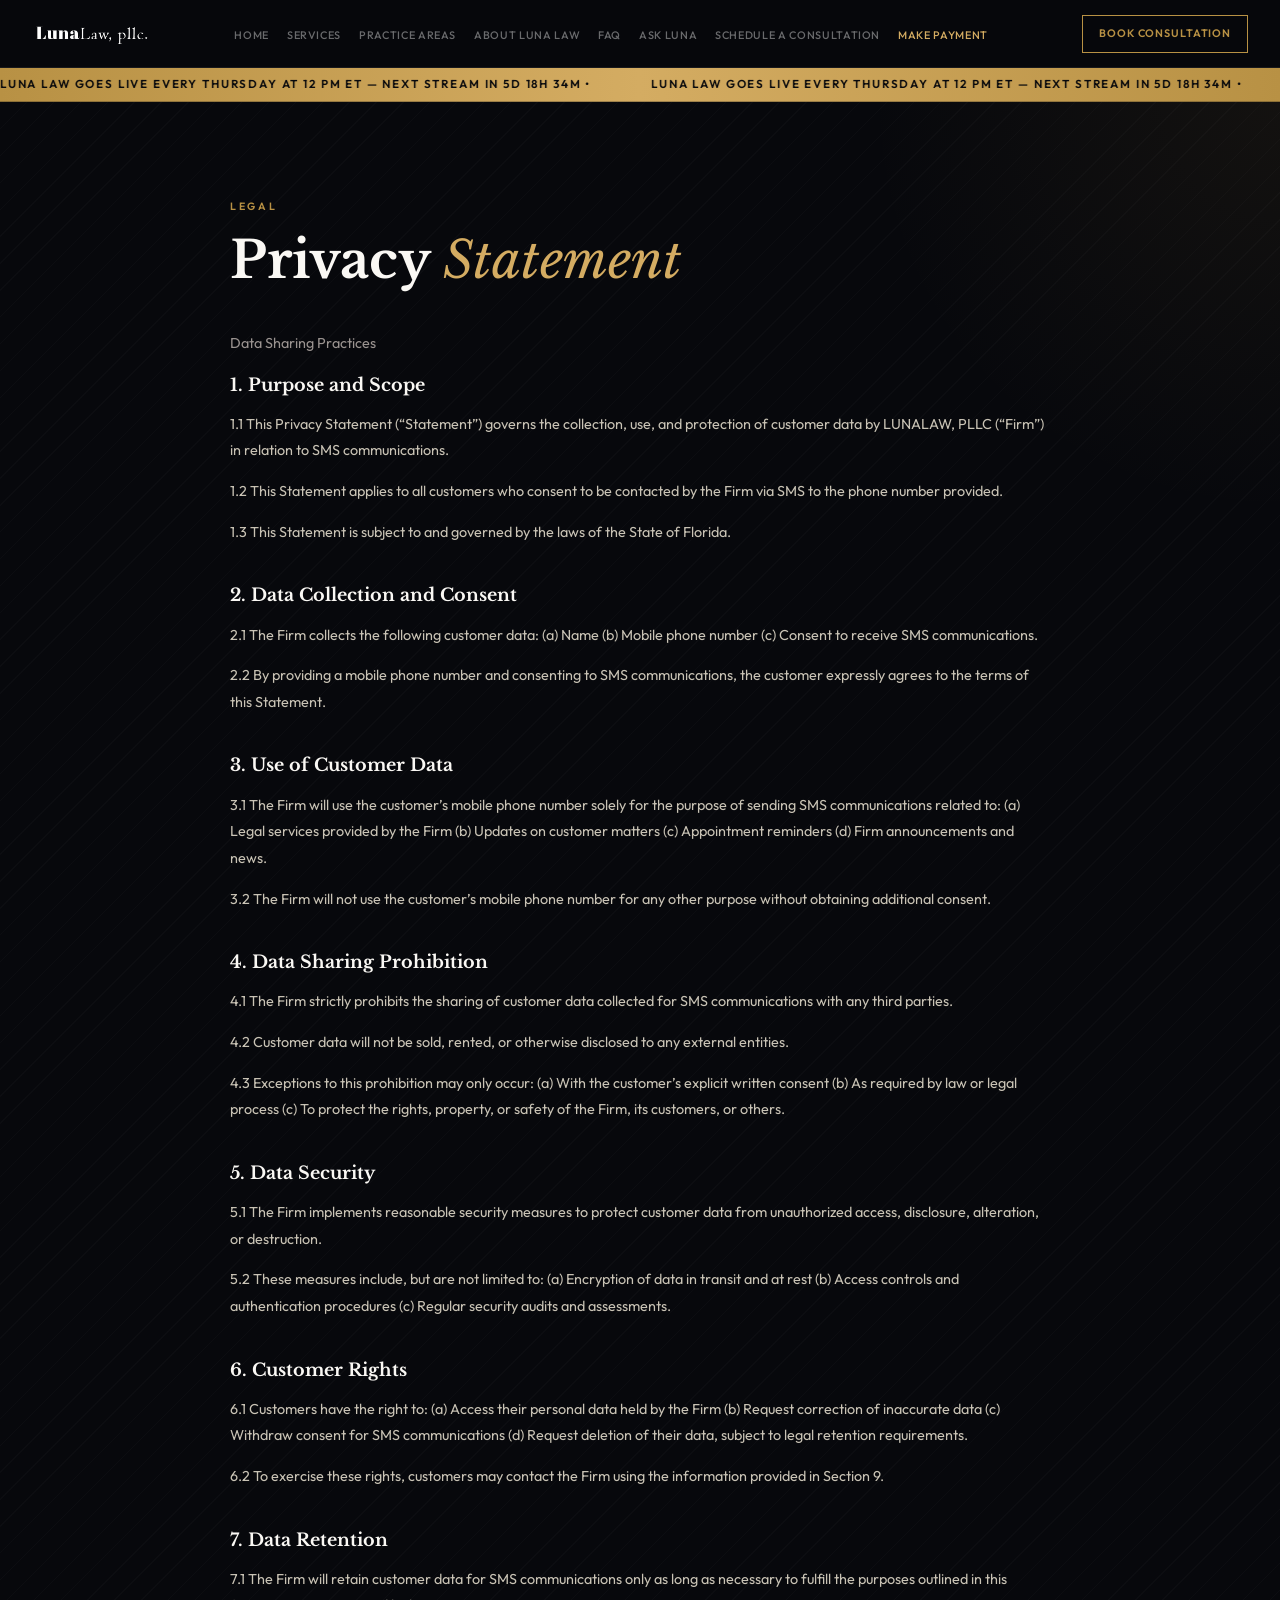
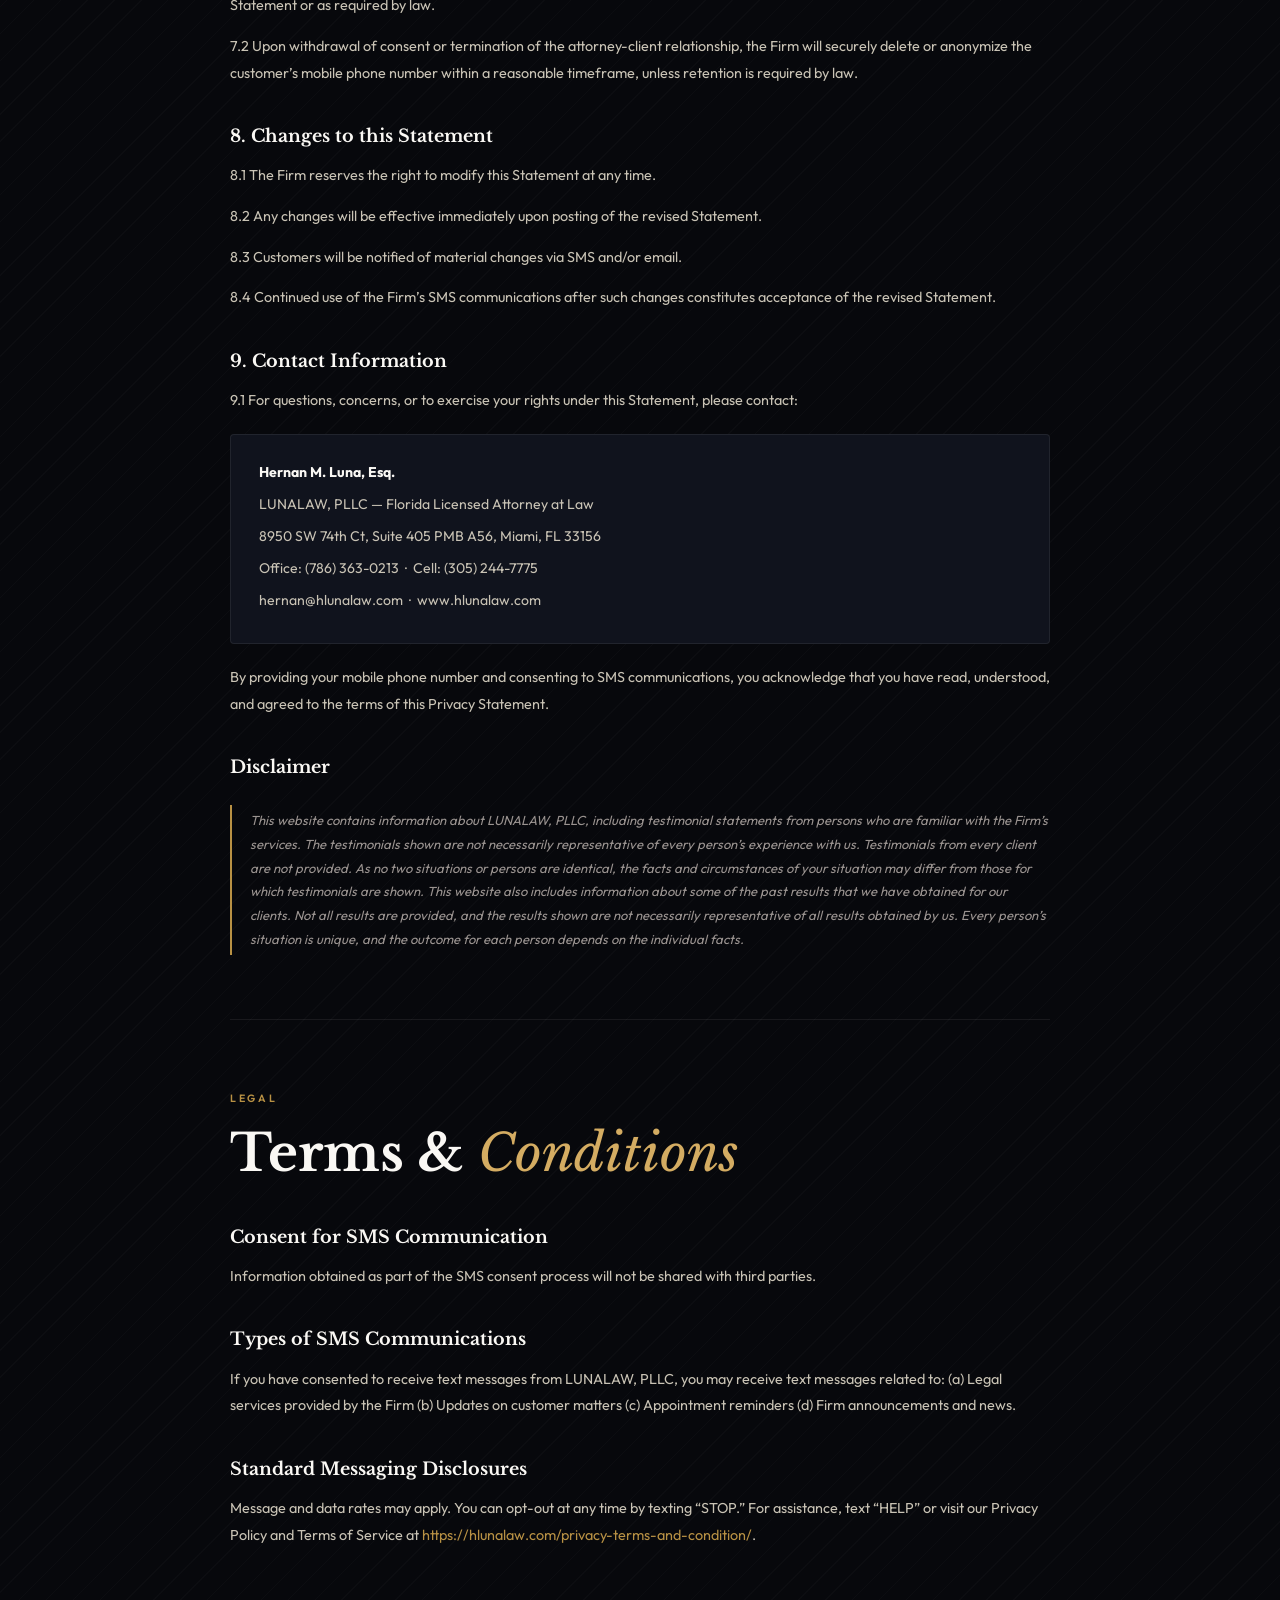
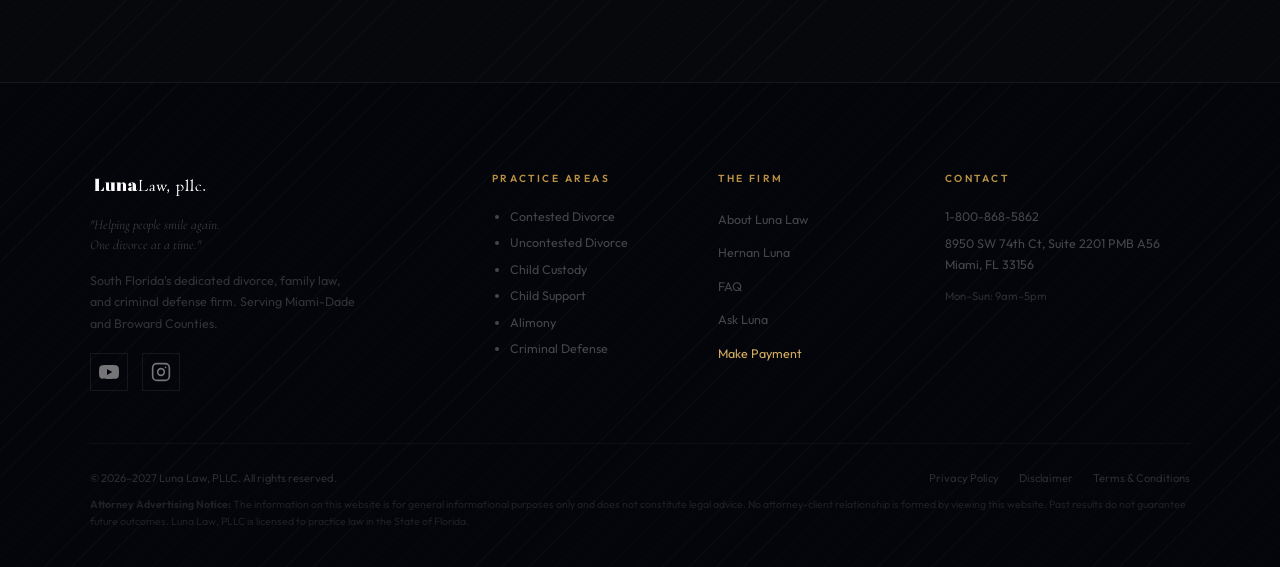
<file: privacy-terms.html>
<!DOCTYPE html>
<html lang="en">
<head>
<!-- Google tag (gtag.js) -->
<script async src="https://www.googletagmanager.com/gtag/js?id=G-KQM1N2SDG9"></script>
<script>
  window.dataLayer = window.dataLayer || [];
  function gtag(){dataLayer.push(arguments);}
  gtag('js', new Date());
  gtag('config', 'G-KQM1N2SDG9');
</script>
<meta charset="UTF-8">
<meta name="viewport" content="width=device-width,initial-scale=1.0">
<meta name="description" content="Privacy statement and terms and conditions for Luna Law, PLLC — Miami, Florida family law and criminal defense firm.">
<title>Privacy Policy &amp; Terms | Luna Law, PLLC</title>
<link rel="canonical" href="https://hlunalaw.com/privacy-terms.html">
<meta property="og:type" content="website">
<meta property="og:site_name" content="Luna Law, PLLC">
<meta property="og:title" content="Privacy Policy &amp; Terms | Luna Law, PLLC">
<meta property="og:description" content="Privacy statement and terms and conditions for Luna Law, PLLC — Miami, Florida family law and criminal defense firm.">
<meta property="og:url" content="https://hlunalaw.com/privacy-terms.html">
<meta property="og:image" content="https://hlunalaw.com/assets/team.jpg">
<meta property="og:locale" content="en_US">
<meta name="robots" content="index, follow">
<meta name="author" content="Luna Law, PLLC">
<meta name="twitter:card" content="summary_large_image">
<meta name="twitter:title" content="Privacy Policy &amp; Terms | Luna Law, PLLC">
<meta name="twitter:description" content="Privacy statement and terms and conditions for Luna Law, PLLC — Miami, Florida family law and criminal defense firm.">
<meta name="twitter:image" content="https://hlunalaw.com/assets/team.jpg">
<link rel="preconnect" href="https://fonts.googleapis.com">
<link rel="preconnect" href="https://fonts.gstatic.com" crossorigin>
<link href="https://fonts.googleapis.com/css2?family=Libre+Baskerville:ital,wght@0,400;0,700;1,400&family=Outfit:wght@300;400;500;600;700&family=Cormorant+Garamond:ital,wght@1,300;1,400&display=swap" rel="stylesheet" media="print" onload="this.media='all'">
<noscript><link href="https://fonts.googleapis.com/css2?family=Libre+Baskerville:ital,wght@0,400;0,700;1,400&family=Outfit:wght@300;400;500;600;700&family=Cormorant+Garamond:ital,wght@1,300;1,400&display=swap" rel="stylesheet"></noscript>
<link rel="stylesheet" href="css/styles.css">
<style>
  .legal-wrap{max-width:820px;margin:0 auto;}
  .legal-wrap h3{font-family:'Libre Baskerville',serif;font-size:1.1rem;color:var(--white);margin:36px 0 12px;font-weight:700;}
  .legal-wrap h3:first-of-type{margin-top:0;}
  .legal-wrap p{font-size:.9rem;line-height:1.85;color:var(--text);margin-bottom:14px;}
  .legal-wrap p.lead{color:var(--muted);}
  .legal-wrap .contact-block{background:var(--surface);border:1px solid var(--rim);padding:24px 28px;margin:20px 0;border-radius:4px;}
  .legal-wrap .contact-block p{margin-bottom:6px;font-size:.88rem;}
  .legal-wrap .disclaimer-note{font-size:.82rem;color:var(--muted);font-style:italic;line-height:1.8;border-left:2px solid var(--gold);padding:4px 0 4px 18px;margin:24px 0;}
  .legal-divider{height:1px;background:var(--rim);margin:64px 0;}
</style>
</head>
<body>
<a class="skip" href="#main">Skip to main content</a>

<header role="banner">
  <nav class="nav" aria-label="Main navigation">
    <a href="index.html" class="nav-logo" aria-label="Luna Law Home"><img src="assets/logo.png" alt="Luna Law, PLLC" width="220" height="55"></a>
    <ul class="nav-links" role="list">
      <li><a href="index.html">Home</a></li>
      <li><a href="index.html#services">Services</a></li>
      <li><a href="index.html#practice">Practice Areas</a></li>
      <li><a href="about.html">About Luna Law</a></li>
      <li><a href="faq.html">FAQ</a></li>
      <li><a href="ask-luna/">Ask Luna</a></li>
      <li class="nav-schedule"><a href="https://calendly.com/hernanlunalaw" onclick="gtag('event', 'book_consultation_click', {'event_category': 'engagement', 'event_label': 'Calendly Booking'});" target="_blank" rel="noopener noreferrer">Schedule a Consultation</a></li>
      <li><a href="https://secure.lawpay.com/pages/luna/operating" onclick="gtag('event', 'make_payment_click', {'event_category': 'engagement', 'event_label': 'LawPay Payment'});" target="_blank" rel="noopener noreferrer" style="color:var(--gold-lt)">Make Payment</a></li>
    </ul>
    <a href="https://calendly.com/hernanlunalaw" onclick="gtag('event', 'book_consultation_click', {'event_category': 'engagement', 'event_label': 'Calendly Booking'});" target="_blank" rel="noopener noreferrer" class="nav-cta">Book Consultation</a>
    <button class="nav-toggle" aria-label="Open menu" aria-expanded="false" aria-controls="nav-drawer" id="nav-btn">
      <span aria-hidden="true"></span><span aria-hidden="true"></span><span aria-hidden="true"></span>
    </button>
  </nav>
  <nav class="nav-drawer" id="nav-drawer" aria-label="Mobile navigation" aria-hidden="true">
    <a href="index.html">Home</a>
    <a href="index.html#services">Services</a>
    <a href="index.html#practice">Practice Areas</a>
    <a href="about.html">About Luna Law</a>
    <a href="faq.html">FAQ</a>
    <a href="ask-luna/">Ask Luna</a>
    <a href="https://calendly.com/hernanlunalaw" onclick="gtag('event', 'book_consultation_click', {'event_category': 'engagement', 'event_label': 'Calendly Booking'});" target="_blank" rel="noopener noreferrer">Schedule a Consultation</a>
    <a href="https://secure.lawpay.com/pages/luna/operating" onclick="gtag('event', 'make_payment_click', {'event_category': 'engagement', 'event_label': 'LawPay Payment'});" target="_blank" style="color:var(--gold-lt);font-size:1.2rem!important">Make Payment</a>
    <a href="tel:+18008685862" onclick="gtag('event', 'phone_call_click', {'event_category': 'engagement', 'event_label': 'Phone Call'});" class="drawer-phone">1-800-868-5862</a>
    <a href="https://calendly.com/hernanlunalaw" onclick="gtag('event', 'book_consultation_click', {'event_category': 'engagement', 'event_label': 'Calendly Booking'});" target="_blank" rel="noopener noreferrer" class="drawer-cta">Book Consultation</a>
  </nav>
</header>
<a class="live-ticker" id="live-ticker" href="https://www.youtube.com/@UnoNextLatino" target="_blank" rel="noopener noreferrer" onclick="gtag('event', 'watch_live_click', {'event_category': 'engagement', 'event_label': 'YouTube Live Banner'});" aria-label="Luna Law is live on YouTube every Thursday at 12 PM Eastern. Watch the stream.">
  <div class="live-ticker-track" aria-hidden="true">
    <span class="live-ticker-content" id="ticker-a"></span><span class="live-ticker-content" id="ticker-b"></span>
  </div>
</a>

<main id="main">

<!-- PRIVACY STATEMENT -->
<section class="section" style="background:var(--void);padding-top:clamp(56px,7vw,96px);" aria-labelledby="privacy-h">
  <div class="tx tx-lines" aria-hidden="true"></div>
  <div class="corner-glow" aria-hidden="true"></div>
  <div class="section-wrap">
    <div class="legal-wrap">

      <div class="s-label reveal"><span class="s-label-bar" aria-hidden="true"></span><span class="s-label-text">Legal</span></div>
      <h2 class="s-title reveal" id="privacy-h" style="margin-bottom:40px;">Privacy <em>Statement</em></h2>

      <div class="reveal">
        <p class="lead">Data Sharing Practices</p>

        <h3>1. Purpose and Scope</h3>
        <p>1.1 This Privacy Statement (“Statement”) governs the collection, use, and protection of customer data by LUNALAW, PLLC (“Firm”) in relation to SMS communications.</p>
        <p>1.2 This Statement applies to all customers who consent to be contacted by the Firm via SMS to the phone number provided.</p>
        <p>1.3 This Statement is subject to and governed by the laws of the State of Florida.</p>

        <h3>2. Data Collection and Consent</h3>
        <p>2.1 The Firm collects the following customer data: (a) Name (b) Mobile phone number (c) Consent to receive SMS communications.</p>
        <p>2.2 By providing a mobile phone number and consenting to SMS communications, the customer expressly agrees to the terms of this Statement.</p>

        <h3>3. Use of Customer Data</h3>
        <p>3.1 The Firm will use the customer’s mobile phone number solely for the purpose of sending SMS communications related to: (a) Legal services provided by the Firm (b) Updates on customer matters (c) Appointment reminders (d) Firm announcements and news.</p>
        <p>3.2 The Firm will not use the customer’s mobile phone number for any other purpose without obtaining additional consent.</p>

        <h3>4. Data Sharing Prohibition</h3>
        <p>4.1 The Firm strictly prohibits the sharing of customer data collected for SMS communications with any third parties.</p>
        <p>4.2 Customer data will not be sold, rented, or otherwise disclosed to any external entities.</p>
        <p>4.3 Exceptions to this prohibition may only occur: (a) With the customer’s explicit written consent (b) As required by law or legal process (c) To protect the rights, property, or safety of the Firm, its customers, or others.</p>

        <h3>5. Data Security</h3>
        <p>5.1 The Firm implements reasonable security measures to protect customer data from unauthorized access, disclosure, alteration, or destruction.</p>
        <p>5.2 These measures include, but are not limited to: (a) Encryption of data in transit and at rest (b) Access controls and authentication procedures (c) Regular security audits and assessments.</p>

        <h3>6. Customer Rights</h3>
        <p>6.1 Customers have the right to: (a) Access their personal data held by the Firm (b) Request correction of inaccurate data (c) Withdraw consent for SMS communications (d) Request deletion of their data, subject to legal retention requirements.</p>
        <p>6.2 To exercise these rights, customers may contact the Firm using the information provided in Section 9.</p>

        <h3>7. Data Retention</h3>
        <p>7.1 The Firm will retain customer data for SMS communications only as long as necessary to fulfill the purposes outlined in this Statement or as required by law.</p>
        <p>7.2 Upon withdrawal of consent or termination of the attorney-client relationship, the Firm will securely delete or anonymize the customer’s mobile phone number within a reasonable timeframe, unless retention is required by law.</p>

        <h3>8. Changes to this Statement</h3>
        <p>8.1 The Firm reserves the right to modify this Statement at any time.</p>
        <p>8.2 Any changes will be effective immediately upon posting of the revised Statement.</p>
        <p>8.3 Customers will be notified of material changes via SMS and/or email.</p>
        <p>8.4 Continued use of the Firm’s SMS communications after such changes constitutes acceptance of the revised Statement.</p>

        <h3>9. Contact Information</h3>
        <p>9.1 For questions, concerns, or to exercise your rights under this Statement, please contact:</p>
        <div class="contact-block">
          <p><strong style="color:var(--white);">Hernan M. Luna, Esq.</strong></p>
          <p>LUNALAW, PLLC — Florida Licensed Attorney at Law</p>
          <p>8950 SW 74th Ct, Suite 405 PMB A56, Miami, FL 33156</p>
          <p>Office: (786) 363-0213 &nbsp;·&nbsp; Cell: (305) 244-7775</p>
          <p>hernan@hlunalaw.com &nbsp;·&nbsp; www.hlunalaw.com</p>
        </div>
        <p>By providing your mobile phone number and consenting to SMS communications, you acknowledge that you have read, understood, and agreed to the terms of this Privacy Statement.</p>

        <h3>Disclaimer</h3>
        <p class="disclaimer-note">This website contains information about LUNALAW, PLLC, including testimonial statements from persons who are familiar with the Firm’s services. The testimonials shown are not necessarily representative of every person’s experience with us. Testimonials from every client are not provided. As no two situations or persons are identical, the facts and circumstances of your situation may differ from those for which testimonials are shown. This website also includes information about some of the past results that we have obtained for our clients. Not all results are provided, and the results shown are not necessarily representative of all results obtained by us. Every person’s situation is unique, and the outcome for each person depends on the individual facts.</p>
      </div>

      <div class="legal-divider" aria-hidden="true"></div>

      <!-- TERMS AND CONDITIONS -->
      <div class="s-label reveal"><span class="s-label-bar" aria-hidden="true"></span><span class="s-label-text">Legal</span></div>
      <h2 class="s-title reveal" id="terms-h" style="margin-bottom:40px;">Terms &amp; <em>Conditions</em></h2>

      <div class="reveal">
        <h3>Consent for SMS Communication</h3>
        <p>Information obtained as part of the SMS consent process will not be shared with third parties.</p>

        <h3>Types of SMS Communications</h3>
        <p>If you have consented to receive text messages from LUNALAW, PLLC, you may receive text messages related to: (a) Legal services provided by the Firm (b) Updates on customer matters (c) Appointment reminders (d) Firm announcements and news.</p>

        <h3>Standard Messaging Disclosures</h3>
        <p>Message and data rates may apply. You can opt-out at any time by texting “STOP.” For assistance, text “HELP” or visit our Privacy Policy and Terms of Service at <a href="https://hlunalaw.com/privacy-terms-and-condition/" style="color:var(--gold);">https://hlunalaw.com/privacy-terms-and-condition/</a>.</p>
      </div>

    </div>
  </div>
</section>

</main>

<!-- FOOTER -->
<footer class="footer" role="contentinfo">
  <div class="tx tx-lines" aria-hidden="true"></div>
  <img class="footer-sig" src="assets/sig.png" alt="" role="presentation" width="300" height="78" loading="lazy" decoding="async">
  <div class="section-wrap" style="padding:0 clamp(28px,7vw,90px);">
    <div class="footer-grid">
      <div>
        <div class="footer-logo"><img src="assets/logo.png" alt="Luna Law, PLLC" width="220" height="55" loading="lazy" decoding="async"></div>
        <p class="footer-tagline">"Helping people smile again.<br>One divorce at a time."</p>
        <p class="footer-desc">South Florida's dedicated divorce, family law, and criminal defense firm. Serving Miami-Dade and Broward Counties.</p>
        <div class="footer-social" aria-label="Social media">
          <a href="https://www.youtube.com/@LunaLawMiami" onclick="gtag('event', 'youtube_click', {'event_category': 'engagement', 'event_label': 'Footer Icon'});" target="_blank" rel="noopener noreferrer" aria-label="Luna Law on YouTube"><svg width="20" height="20" viewBox="0 0 24 24" fill="currentColor" aria-hidden="true"><path d="M23.5 6.2a3 3 0 0 0-2.1-2.1C19.5 3.6 12 3.6 12 3.6s-7.5 0-9.4.5A3 3 0 0 0 .5 6.2 31 31 0 0 0 0 12a31 31 0 0 0 .5 5.8 3 3 0 0 0 2.1 2.1c1.9.5 9.4.5 9.4.5s7.5 0 9.4-.5a3 3 0 0 0 2.1-2.1A31 31 0 0 0 24 12a31 31 0 0 0-.5-5.8zM9.6 15.6V8.4l6.3 3.6-6.3 3.6z"/></svg></a>
          <a href="https://instagram.com/hlunalaw" onclick="gtag('event', 'instagram_click', {'event_category': 'engagement', 'event_label': 'Footer Icon'});" target="_blank" rel="noopener noreferrer" aria-label="Luna Law on Instagram"><svg width="20" height="20" viewBox="0 0 24 24" fill="none" stroke="currentColor" stroke-width="2" stroke-linecap="round" stroke-linejoin="round" aria-hidden="true"><rect x="2" y="2" width="20" height="20" rx="5"/><circle cx="12" cy="12" r="4"/><line x1="17.5" y1="6.5" x2="17.51" y2="6.5"/></svg></a>
        </div>
      </div>
      <nav aria-label="Practice areas"><div class="footer-head">Practice Areas</div><ul class="footer-links-plain"><li>Contested Divorce</li><li>Uncontested Divorce</li><li>Child Custody</li><li>Child Support</li><li>Alimony</li><li>Criminal Defense</li></ul></nav>
      <nav aria-label="Firm links"><div class="footer-head">The Firm</div><ul class="footer-links"><li><a href="about.html">About Luna Law</a></li><li><a href="index.html#attorney">Hernan Luna</a></li><li><a href="faq.html">FAQ</a></li><li><a href="ask-luna/">Ask Luna</a></li><li><a href="https://secure.lawpay.com/pages/luna/operating" onclick="gtag('event', 'make_payment_click', {'event_category': 'engagement', 'event_label': 'LawPay Payment'});" target="_blank" rel="noopener noreferrer" style="color:var(--gold-lt)">Make Payment</a></li></ul></nav>
      <div class="footer-contact"><div class="footer-head">Contact</div><p><a href="tel:+18008685862" onclick="gtag('event', 'phone_call_click', {'event_category': 'engagement', 'event_label': 'Phone Call'});">1-800-868-5862</a></p><p>8950 SW 74th Ct, Suite 2201 PMB A56<br>Miami, FL 33156</p><p style="margin-top:12px;font-size:.7rem;color:rgba(255,255,255,.16)">Mon–Sun: 9am–5pm</p></div>
    </div>
    <div class="footer-bottom">
      <p class="footer-copy">© 2026–2027 Luna Law, PLLC. All rights reserved.</p>
      <nav class="footer-legal" aria-label="Legal links"><a href="privacy-terms.html">Privacy Policy</a><a href="#">Disclaimer</a><a href="privacy-terms.html">Terms &amp; Conditions</a></nav>
    </div>
    <p class="footer-disclaimer"><strong>Attorney Advertising Notice:</strong> The information on this website is for general informational purposes only and does not constitute legal advice. No attorney-client relationship is formed by viewing this website. Past results do not guarantee future outcomes. Luna Law, PLLC is licensed to practice law in the State of Florida.</p>
  </div>
</footer>

<script src="js/scripts.js"></script>
</body>
</html>
</file>
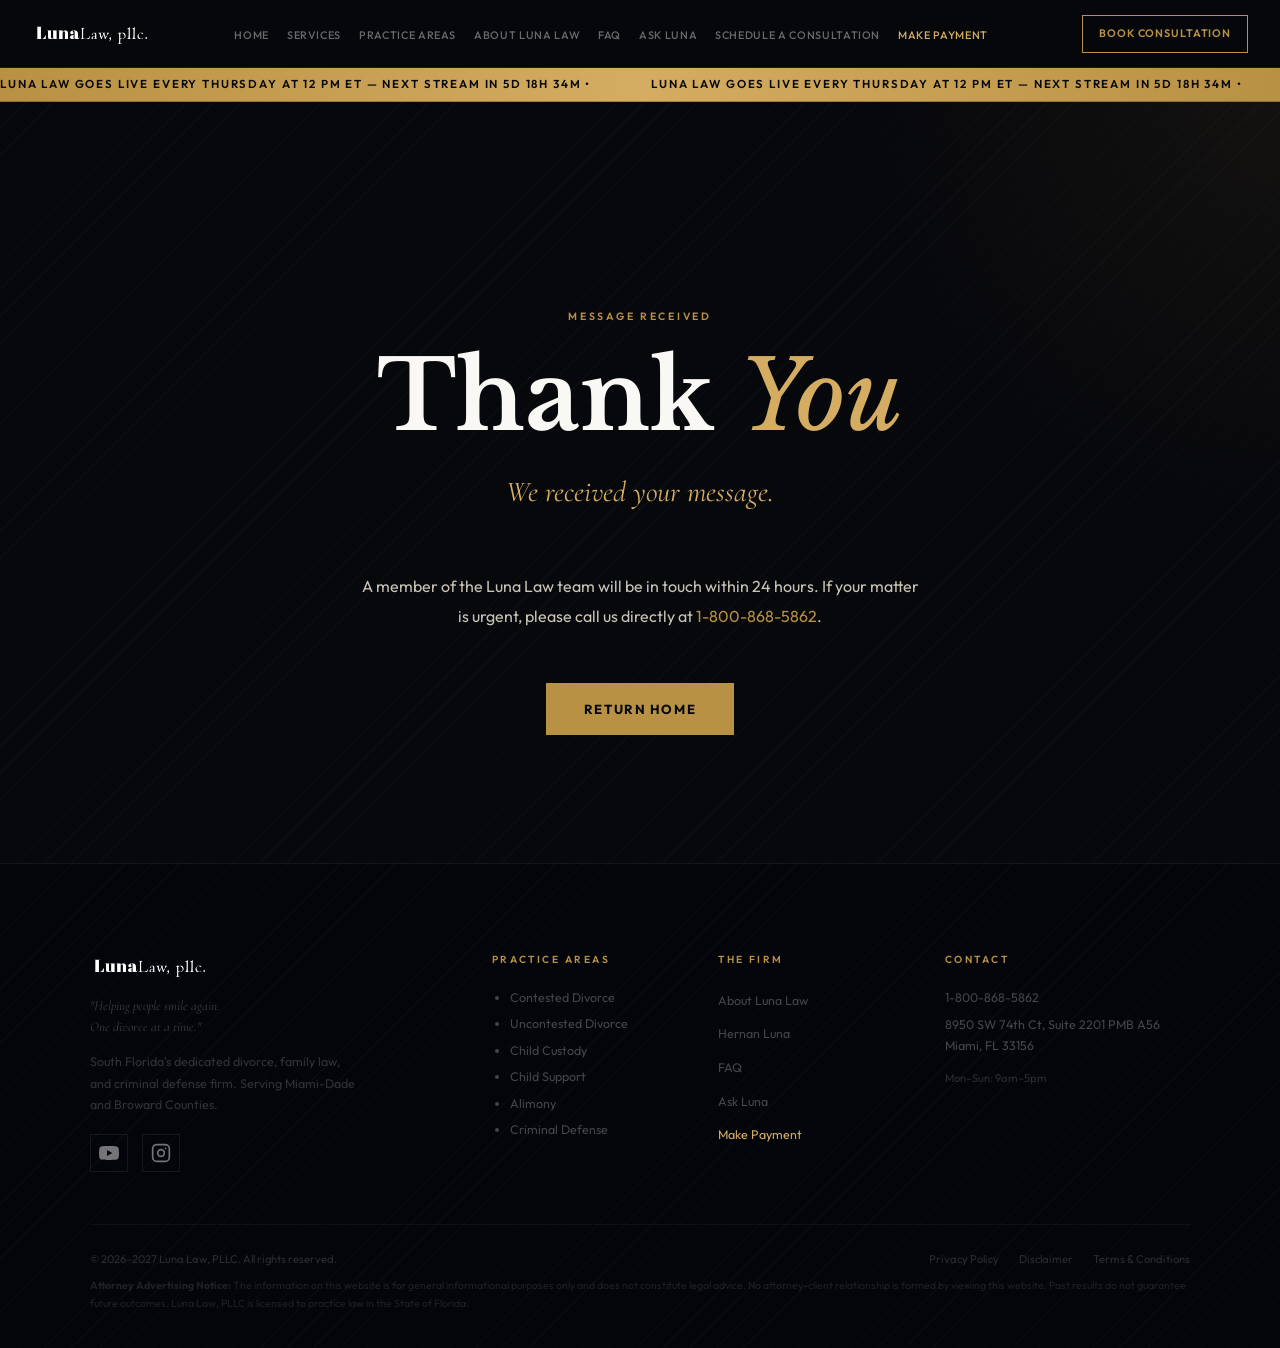
<file: thank-you.html>
<!DOCTYPE html>
<html lang="en">
<head>
<!-- Google tag (gtag.js) -->
<script async src="https://www.googletagmanager.com/gtag/js?id=G-KQM1N2SDG9"></script>
<script>
  window.dataLayer = window.dataLayer || [];
  function gtag(){dataLayer.push(arguments);}
  gtag('js', new Date());
  gtag('config', 'G-KQM1N2SDG9');
</script>
<meta charset="UTF-8">
<meta name="viewport" content="width=device-width,initial-scale=1.0">
<meta name="description" content="Thank you for contacting Luna Law, PLLC. A member of our team will respond within 24 hours.">
<title>Thank You | Luna Law, PLLC</title>
<link rel="preconnect" href="https://fonts.googleapis.com">
<link rel="preconnect" href="https://fonts.gstatic.com" crossorigin>
<link href="https://fonts.googleapis.com/css2?family=Libre+Baskerville:ital,wght@0,400;0,700;1,400&family=Outfit:wght@300;400;500;600;700&family=Cormorant+Garamond:ital,wght@1,300;1,400&display=swap" rel="stylesheet" media="print" onload="this.media='all'">
<noscript><link href="https://fonts.googleapis.com/css2?family=Libre+Baskerville:ital,wght@0,400;0,700;1,400&family=Outfit:wght@300;400;500;600;700&family=Cormorant+Garamond:ital,wght@1,300;1,400&display=swap" rel="stylesheet"></noscript>
<link rel="stylesheet" href="css/styles.css">
<link rel="canonical" href="https://hlunalaw.com/thank-you">
<meta name="robots" content="noindex, follow">
<meta name="author" content="Luna Law, PLLC">
<meta property="og:type" content="website">
<meta property="og:site_name" content="Luna Law, PLLC">
<meta property="og:title" content="Thank You | Luna Law, PLLC">
<meta property="og:description" content="Thank you for contacting Luna Law, PLLC. A member of our team will respond within 24 hours.">
<meta property="og:url" content="https://hlunalaw.com/thank-you">
<meta property="og:image" content="https://hlunalaw.com/assets/team.jpg">
<meta property="og:locale" content="en_US">
</head>
<body>
<a class="skip" href="#main">Skip to main content</a>

<header role="banner">
  <nav class="nav" aria-label="Main navigation">
    <a href="index.html" class="nav-logo" aria-label="Luna Law Home"><img src="assets/logo.png" alt="Luna Law, PLLC" width="220" height="55"></a>
    <ul class="nav-links" role="list">
      <li><a href="index.html">Home</a></li>
      <li><a href="index.html#services">Services</a></li>
      <li><a href="index.html#practice">Practice Areas</a></li>
      <li><a href="about.html">About Luna Law</a></li>
      <li><a href="faq.html">FAQ</a></li>
      <li><a href="ask-luna/">Ask Luna</a></li>
      <li class="nav-schedule"><a href="https://calendly.com/hernanlunalaw" onclick="gtag('event', 'book_consultation_click', {'event_category': 'engagement', 'event_label': 'Calendly Booking'});" target="_blank" rel="noopener noreferrer">Schedule a Consultation</a></li>
      <li><a href="https://secure.lawpay.com/pages/luna/operating" onclick="gtag('event', 'make_payment_click', {'event_category': 'engagement', 'event_label': 'LawPay Payment'});" target="_blank" rel="noopener noreferrer" style="color:var(--gold-lt)">Make Payment</a></li>
    </ul>
    <a href="https://calendly.com/hernanlunalaw" onclick="gtag('event', 'book_consultation_click', {'event_category': 'engagement', 'event_label': 'Calendly Booking'});" target="_blank" rel="noopener noreferrer" class="nav-cta">Book Consultation</a>
    <button class="nav-toggle" aria-label="Open menu" aria-expanded="false" aria-controls="nav-drawer" id="nav-btn">
      <span aria-hidden="true"></span><span aria-hidden="true"></span><span aria-hidden="true"></span>
    </button>
  </nav>
  <nav class="nav-drawer" id="nav-drawer" aria-label="Mobile navigation" aria-hidden="true">
    <a href="index.html">Home</a>
    <a href="index.html#services">Services</a>
    <a href="index.html#practice">Practice Areas</a>
    <a href="about.html">About Luna Law</a>
    <a href="faq.html">FAQ</a>
    <a href="ask-luna/">Ask Luna</a>
    <a href="https://calendly.com/hernanlunalaw" onclick="gtag('event', 'book_consultation_click', {'event_category': 'engagement', 'event_label': 'Calendly Booking'});" target="_blank" rel="noopener noreferrer">Schedule a Consultation</a>
    <a href="https://secure.lawpay.com/pages/luna/operating" onclick="gtag('event', 'make_payment_click', {'event_category': 'engagement', 'event_label': 'LawPay Payment'});" target="_blank" style="color:var(--gold-lt);font-size:1.2rem!important">Make Payment</a>
    <a href="tel:+18008685862" onclick="gtag('event', 'phone_call_click', {'event_category': 'engagement', 'event_label': 'Phone Call'});" class="drawer-phone">1-800-868-5862</a>
    <a href="https://calendly.com/hernanlunalaw" onclick="gtag('event', 'book_consultation_click', {'event_category': 'engagement', 'event_label': 'Calendly Booking'});" target="_blank" rel="noopener noreferrer" class="drawer-cta">Book Consultation</a>
  </nav>
</header>
<a class="live-ticker" id="live-ticker" href="https://www.youtube.com/@UnoNextLatino" target="_blank" rel="noopener noreferrer" onclick="gtag('event', 'watch_live_click', {'event_category': 'engagement', 'event_label': 'YouTube Live Banner'});" aria-label="Luna Law is live on YouTube every Thursday at 12 PM Eastern. Watch the stream.">
  <div class="live-ticker-track" aria-hidden="true">
    <span class="live-ticker-content" id="ticker-a"></span><span class="live-ticker-content" id="ticker-b"></span>
  </div>
</a>

<main id="main">

<section class="section" style="background:var(--void);padding-top:clamp(120px,16vw,200px);padding-bottom:clamp(80px,10vw,140px);text-align:center;" aria-labelledby="ty-h">
  <div class="tx tx-lines" aria-hidden="true"></div>
  <div class="corner-glow" aria-hidden="true"></div>
  <div class="section-wrap">
    <div style="max-width:680px;margin:0 auto;">

      <div class="s-label reveal" style="justify-content:center;"><span class="s-label-bar" aria-hidden="true"></span><span class="s-label-text">Message Received</span></div>

      <h1 class="s-title reveal" id="ty-h" style="font-size:clamp(3rem,8vw,6rem);margin-bottom:20px;">Thank <em>You</em></h1>

      <p class="reveal" style="font-family:'Cormorant Garamond',serif;font-style:italic;font-size:clamp(1.3rem,2.4vw,1.8rem);color:var(--gold-lt);margin-bottom:clamp(40px,5vw,60px);line-height:1.4;">We received your message.</p>

      <p class="reveal" style="font-size:1rem;line-height:1.85;color:var(--text);margin-bottom:clamp(36px,5vw,52px);max-width:560px;margin-left:auto;margin-right:auto;">A member of the Luna Law team will be in touch within 24 hours. If your matter is urgent, please call us directly at <a href="tel:+18008685862" onclick="gtag('event', 'phone_call_click', {'event_category': 'engagement', 'event_label': 'Phone Call'});" style="color:var(--gold);white-space:nowrap;">1-800-868-5862</a>.</p>

      <div class="reveal" style="display:flex;justify-content:center;">
        <a href="index.html" class="btn-gold">Return Home</a>
      </div>

    </div>
  </div>
</section>

</main>

<!-- FOOTER -->
<footer class="footer" role="contentinfo">
  <div class="tx tx-lines" aria-hidden="true"></div>
  <img class="footer-sig" src="assets/sig.png" alt="" aria-hidden="true" width="300" height="78" loading="lazy" decoding="async">
  <div class="section-wrap" style="padding:0 clamp(28px,7vw,90px);">
    <div class="footer-grid">
      <div>
        <div class="footer-logo"><img src="assets/logo.png" alt="Luna Law, PLLC" width="220" height="55" loading="lazy" decoding="async"></div>
        <p class="footer-tagline">"Helping people smile again.<br>One divorce at a time."</p>
        <p class="footer-desc">South Florida's dedicated divorce, family law, and criminal defense firm. Serving Miami-Dade and Broward Counties.</p>
        <div class="footer-social" aria-label="Social media">
          <a href="https://www.youtube.com/@LunaLawMiami" onclick="gtag('event', 'youtube_click', {'event_category': 'engagement', 'event_label': 'Footer Icon'});" target="_blank" rel="noopener noreferrer" aria-label="Luna Law on YouTube"><svg width="20" height="20" viewBox="0 0 24 24" fill="currentColor" aria-hidden="true"><path d="M23.5 6.2a3 3 0 0 0-2.1-2.1C19.5 3.6 12 3.6 12 3.6s-7.5 0-9.4.5A3 3 0 0 0 .5 6.2 31 31 0 0 0 0 12a31 31 0 0 0 .5 5.8 3 3 0 0 0 2.1 2.1c1.9.5 9.4.5 9.4.5s7.5 0 9.4-.5a3 3 0 0 0 2.1-2.1A31 31 0 0 0 24 12a31 31 0 0 0-.5-5.8zM9.6 15.6V8.4l6.3 3.6-6.3 3.6z"/></svg></a>
          <a href="https://instagram.com/hlunalaw" onclick="gtag('event', 'instagram_click', {'event_category': 'engagement', 'event_label': 'Footer Icon'});" target="_blank" rel="noopener noreferrer" aria-label="Luna Law on Instagram"><svg width="20" height="20" viewBox="0 0 24 24" fill="none" stroke="currentColor" stroke-width="2" stroke-linecap="round" stroke-linejoin="round" aria-hidden="true"><rect x="2" y="2" width="20" height="20" rx="5"/><circle cx="12" cy="12" r="4"/><line x1="17.5" y1="6.5" x2="17.51" y2="6.5"/></svg></a>
        </div>
      </div>
      <nav aria-label="Practice areas"><div class="footer-head">Practice Areas</div><ul class="footer-links-plain"><li>Contested Divorce</li><li>Uncontested Divorce</li><li>Child Custody</li><li>Child Support</li><li>Alimony</li><li>Criminal Defense</li></ul></nav>
      <nav aria-label="Firm links"><div class="footer-head">The Firm</div><ul class="footer-links"><li><a href="about.html">About Luna Law</a></li><li><a href="index.html#attorney">Hernan Luna</a></li><li><a href="faq.html">FAQ</a></li><li><a href="ask-luna/">Ask Luna</a></li><li><a href="https://secure.lawpay.com/pages/luna/operating" onclick="gtag('event', 'make_payment_click', {'event_category': 'engagement', 'event_label': 'LawPay Payment'});" target="_blank" rel="noopener noreferrer" style="color:var(--gold-lt)">Make Payment</a></li></ul></nav>
      <div class="footer-contact"><div class="footer-head">Contact</div><p><a href="tel:+18008685862" onclick="gtag('event', 'phone_call_click', {'event_category': 'engagement', 'event_label': 'Phone Call'});">1-800-868-5862</a></p><p>8950 SW 74th Ct, Suite 2201 PMB A56<br>Miami, FL 33156</p><p style="margin-top:12px;font-size:.7rem;color:rgba(255,255,255,.16)">Mon–Sun: 9am–5pm</p></div>
    </div>
    <div class="footer-bottom">
      <p class="footer-copy">© 2026–2027 Luna Law, PLLC. All rights reserved.</p>
      <nav class="footer-legal" aria-label="Legal links"><a href="privacy-terms.html">Privacy Policy</a><a href="#">Disclaimer</a><a href="privacy-terms.html">Terms &amp; Conditions</a></nav>
    </div>
    <p class="footer-disclaimer"><strong>Attorney Advertising Notice:</strong> The information on this website is for general informational purposes only and does not constitute legal advice. No attorney-client relationship is formed by viewing this website. Past results do not guarantee future outcomes. Luna Law, PLLC is licensed to practice law in the State of Florida.</p>
  </div>
</footer>

<script src="js/scripts.js"></script>
</body>
</html>
</file>
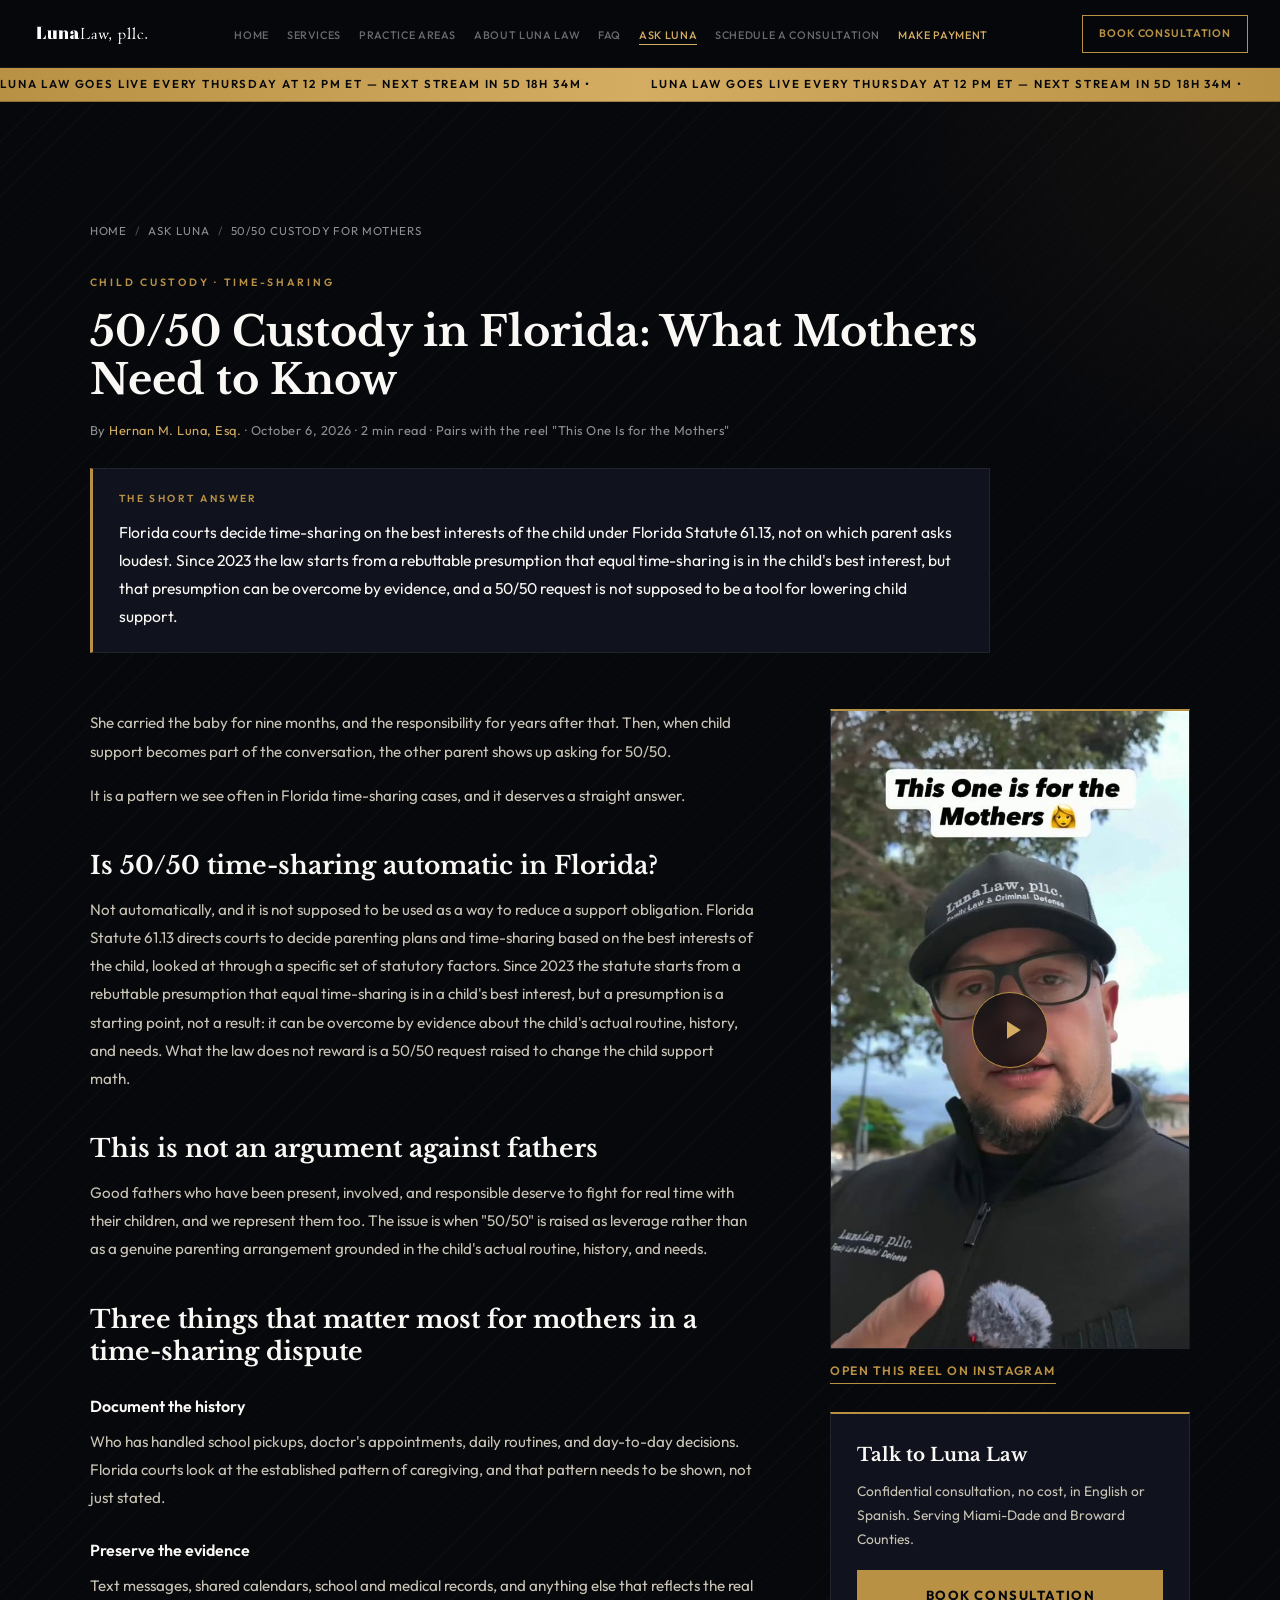
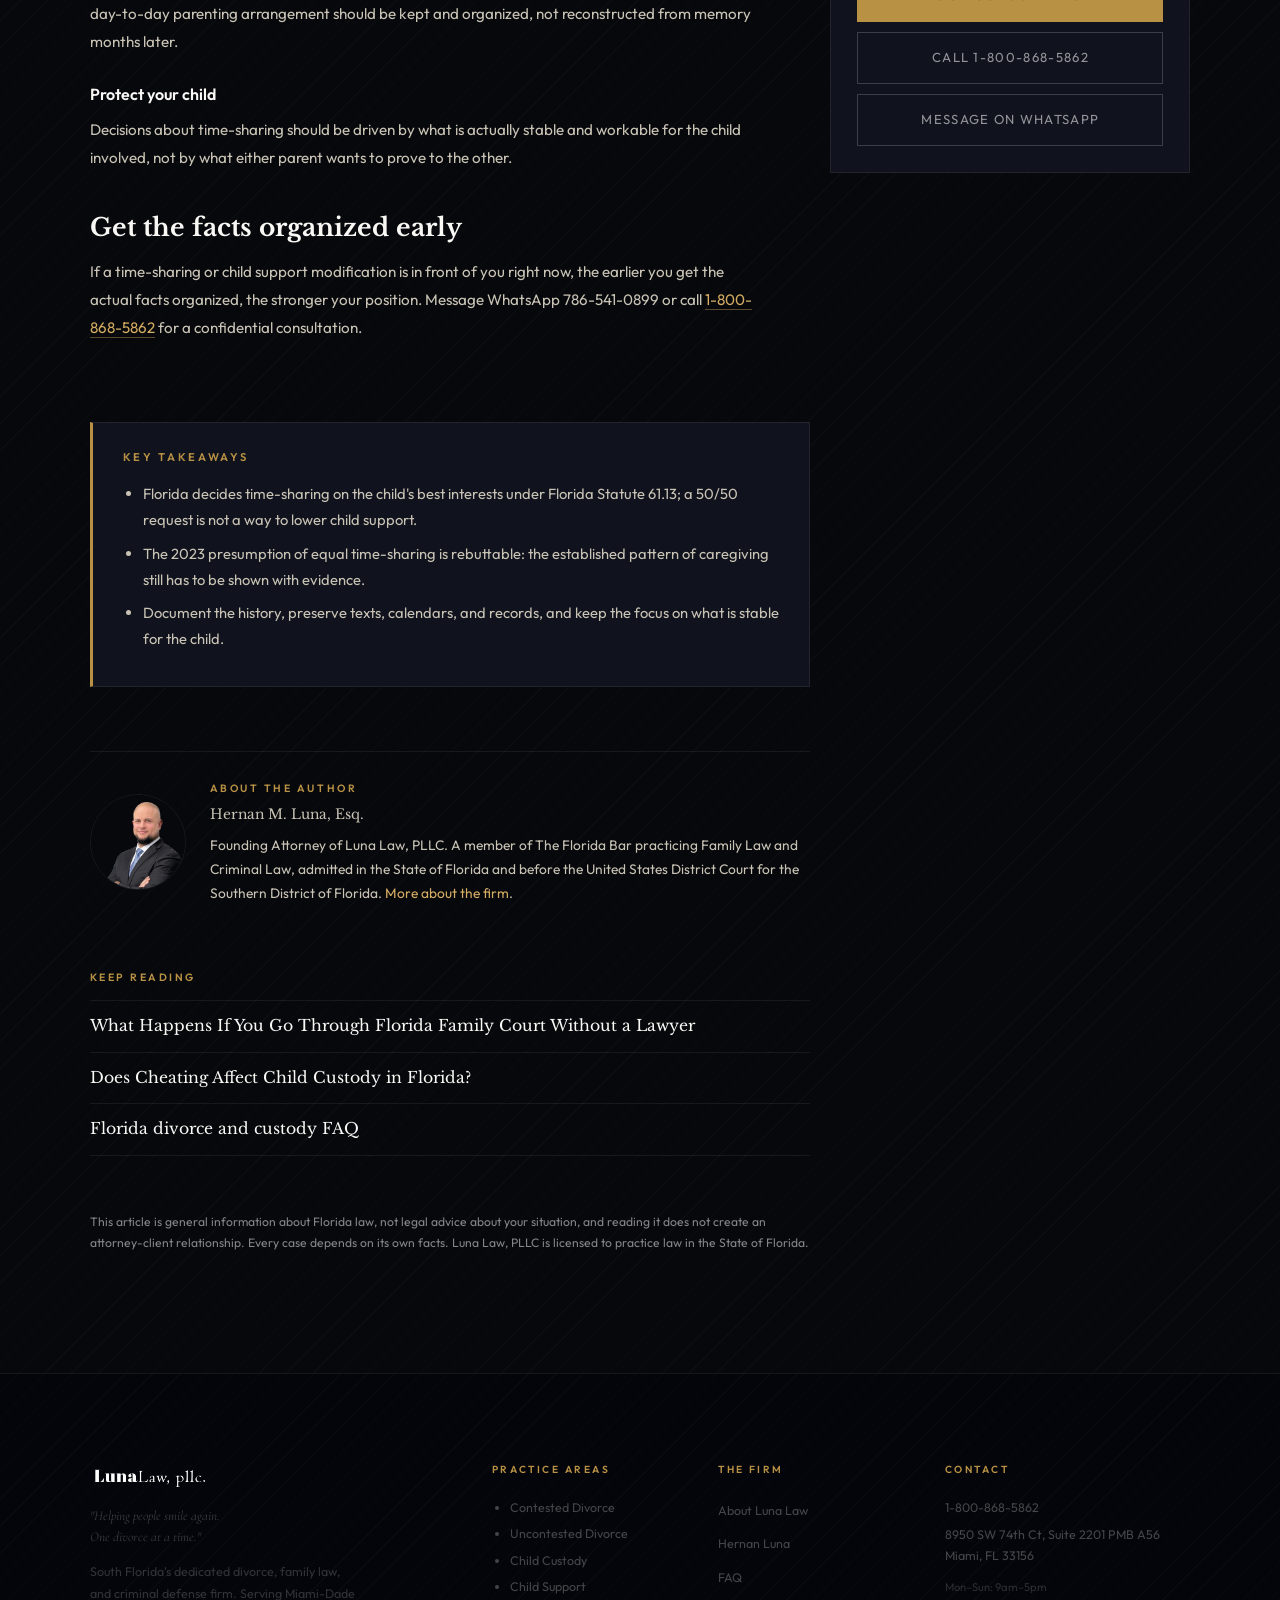
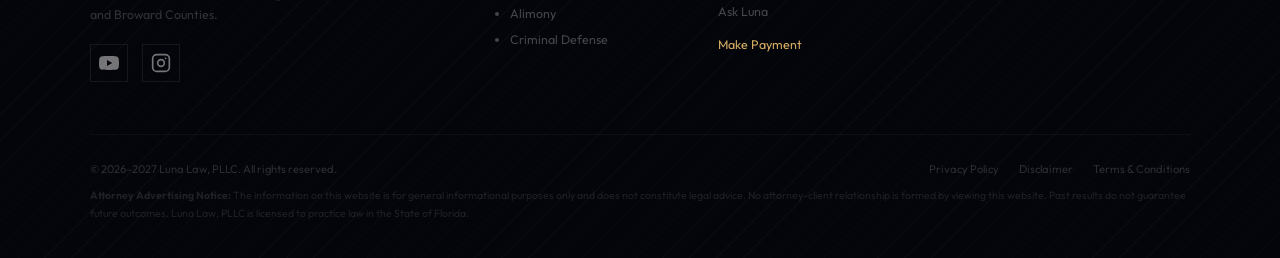
<file: ask-luna/50-50-custody-florida-mothers.html>
<!DOCTYPE html>
<html lang="en">
<head>
<!-- Google tag (gtag.js) -->
<script async src="https://www.googletagmanager.com/gtag/js?id=G-KQM1N2SDG9"></script>
<script>
  window.dataLayer = window.dataLayer || [];
  function gtag(){dataLayer.push(arguments);}
  gtag('js', new Date());
  gtag('config', 'G-KQM1N2SDG9');
</script>
<meta charset="UTF-8">
<meta name="viewport" content="width=device-width,initial-scale=1.0">
<meta name="description" content="Is 50/50 time-sharing automatic in Florida? What mothers should document, preserve, and prioritize when a 50/50 request arrives alongside a child support dispute.">
<title>50/50 Custody in Florida: What Mothers Need to Know | Luna Law</title>
<link rel="canonical" href="https://hlunalaw.com/ask-luna/50-50-custody-florida-mothers.html">
<script type="application/ld+json">
{
  "@context": "https://schema.org",
  "@graph": [
    {
      "@type": "BlogPosting",
      "@id": "https://hlunalaw.com/ask-luna/50-50-custody-florida-mothers.html",
      "mainEntityOfPage": {
        "@type": "WebPage",
        "@id": "https://hlunalaw.com/ask-luna/50-50-custody-florida-mothers.html"
      },
      "headline": "50/50 Custody in Florida: What Mothers Need to Know",
      "description": "Is 50/50 time-sharing automatic in Florida? What mothers should document, preserve, and prioritize when a 50/50 request arrives alongside a child support dispute.",
      "image": "https://hlunalaw.com/assets/team.jpg",
      "datePublished": "2026-10-06",
      "dateModified": "2026-10-11",
      "inLanguage": "en-US",
      "isAccessibleForFree": true,
      "articleSection": "Child Custody",
      "keywords": [
        "50/50 custody Florida",
        "equal time-sharing Florida",
        "Florida Statute 61.13",
        "parenting plan Florida",
        "child support and time-sharing"
      ],
      "author": {
        "@type": "Person",
        "name": "Hernan M. Luna, Esq.",
        "jobTitle": "Founding Attorney",
        "url": "https://hlunalaw.com/about.html",
        "worksFor": {
          "@type": "Organization",
          "name": "Luna Law, PLLC"
        }
      },
      "publisher": {
        "@type": "Organization",
        "name": "Luna Law, PLLC",
        "url": "https://hlunalaw.com/",
        "logo": {
          "@type": "ImageObject",
          "url": "https://hlunalaw.com/assets/logo.png"
        }
      },
      "isPartOf": {
        "@id": "https://hlunalaw.com/ask-luna/#blog"
      },
      "sameAs": "https://www.instagram.com/reel/DdfTpL4pCf3/"
    },
    {
      "@type": "BreadcrumbList",
      "itemListElement": [
        {
          "@type": "ListItem",
          "position": 1,
          "name": "Home",
          "item": "https://hlunalaw.com/"
        },
        {
          "@type": "ListItem",
          "position": 2,
          "name": "Ask Luna",
          "item": "https://hlunalaw.com/ask-luna/"
        },
        {
          "@type": "ListItem",
          "position": 3,
          "name": "50/50 Custody in Florida: What Mothers Need to Know",
          "item": "https://hlunalaw.com/ask-luna/50-50-custody-florida-mothers.html"
        }
      ]
    }
  ]
}
</script>
<meta property="og:type" content="article">
<meta property="og:site_name" content="Luna Law, PLLC">
<meta property="og:title" content="50/50 Custody in Florida: What Mothers Need to Know | Luna Law">
<meta property="og:description" content="Is 50/50 time-sharing automatic in Florida? What mothers should document, preserve, and prioritize when a 50/50 request arrives alongside a child support dispute.">
<meta property="og:url" content="https://hlunalaw.com/ask-luna/50-50-custody-florida-mothers.html">
<meta property="og:image" content="https://hlunalaw.com/assets/team.jpg">
<meta property="og:locale" content="en_US">
<meta property="article:published_time" content="2026-10-06">
<meta property="article:author" content="https://hlunalaw.com/about.html">
<meta name="robots" content="index, follow">
<meta name="author" content="Hernan M. Luna, Esq.">
<meta name="twitter:card" content="summary_large_image">
<meta name="twitter:title" content="50/50 Custody in Florida: What Mothers Need to Know | Luna Law">
<meta name="twitter:description" content="Is 50/50 time-sharing automatic in Florida? What mothers should document, preserve, and prioritize when a 50/50 request arrives alongside a child support dispute.">
<meta name="twitter:image" content="https://hlunalaw.com/assets/team.jpg">
<link rel="preconnect" href="https://fonts.googleapis.com">
<link rel="preconnect" href="https://fonts.gstatic.com" crossorigin>
<link href="https://fonts.googleapis.com/css2?family=Libre+Baskerville:ital,wght@0,400;0,700;1,400&family=Outfit:wght@300;400;500;600;700&family=Cormorant+Garamond:ital,wght@1,300;1,400&display=swap" rel="stylesheet" media="print" onload="this.media='all'">
<noscript><link href="https://fonts.googleapis.com/css2?family=Libre+Baskerville:ital,wght@0,400;0,700;1,400&family=Outfit:wght@300;400;500;600;700&family=Cormorant+Garamond:ital,wght@1,300;1,400&display=swap" rel="stylesheet"></noscript>

<link rel="stylesheet" href="/css/styles.css">
</head>
<body>
<a class="skip" href="#main">Skip to main content</a>

<header role="banner">
  <nav class="nav" aria-label="Main navigation">
    <a href="/index.html" class="nav-logo" aria-label="Luna Law Home"><img src="/assets/logo.png" alt="Luna Law, PLLC" width="220" height="55"></a>
    <ul class="nav-links" role="list">
      <li><a href="/index.html">Home</a></li>
      <li><a href="/index.html#services">Services</a></li>
      <li><a href="/index.html#practice">Practice Areas</a></li>
      <li><a href="/about.html">About Luna Law</a></li>
      <li><a href="/faq.html">FAQ</a></li>
      <li><a href="/ask-luna/" class="active" aria-current="page">Ask Luna</a></li>
      <li class="nav-schedule"><a href="https://calendly.com/hernanlunalaw" onclick="gtag('event', 'book_consultation_click', {'event_category': 'engagement', 'event_label': 'Calendly Booking'});" target="_blank" rel="noopener noreferrer">Schedule a Consultation</a></li>
      <li><a href="https://secure.lawpay.com/pages/luna/operating" onclick="gtag('event', 'make_payment_click', {'event_category': 'engagement', 'event_label': 'LawPay Payment'});" target="_blank" rel="noopener noreferrer" style="color:var(--gold-lt)">Make Payment</a></li>
    </ul>
    <a href="https://calendly.com/hernanlunalaw" onclick="gtag('event', 'book_consultation_click', {'event_category': 'engagement', 'event_label': 'Calendly Booking'});" target="_blank" rel="noopener noreferrer" class="nav-cta">Book Consultation</a>
    <button class="nav-toggle" aria-label="Open menu" aria-expanded="false" aria-controls="nav-drawer" id="nav-btn">
      <span aria-hidden="true"></span><span aria-hidden="true"></span><span aria-hidden="true"></span>
    </button>
  </nav>
  <nav class="nav-drawer" id="nav-drawer" aria-label="Mobile navigation" aria-hidden="true">
    <a href="/index.html">Home</a>
    <a href="/index.html#services">Services</a>
    <a href="/index.html#practice">Practice Areas</a>
    <a href="/about.html">About Luna Law</a>
    <a href="/faq.html">FAQ</a>
    <a href="/ask-luna/">Ask Luna</a>
    <a href="https://calendly.com/hernanlunalaw" onclick="gtag('event', 'book_consultation_click', {'event_category': 'engagement', 'event_label': 'Calendly Booking'});" target="_blank" rel="noopener noreferrer">Schedule a Consultation</a>
    <a href="https://secure.lawpay.com/pages/luna/operating" onclick="gtag('event', 'make_payment_click', {'event_category': 'engagement', 'event_label': 'LawPay Payment'});" target="_blank" style="color:var(--gold-lt);font-size:1.2rem!important">Make Payment</a>
    <a href="tel:+18008685862" onclick="gtag('event', 'phone_call_click', {'event_category': 'engagement', 'event_label': 'Phone Call'});" class="drawer-phone">1-800-868-5862</a>
    <a href="https://calendly.com/hernanlunalaw" onclick="gtag('event', 'book_consultation_click', {'event_category': 'engagement', 'event_label': 'Calendly Booking'});" target="_blank" rel="noopener noreferrer" class="drawer-cta">Book Consultation</a>
  </nav>
</header>
<a class="live-ticker" id="live-ticker" href="https://www.youtube.com/@UnoNextLatino" target="_blank" rel="noopener noreferrer" onclick="gtag('event', 'watch_live_click', {'event_category': 'engagement', 'event_label': 'YouTube Live Banner'});" aria-label="Luna Law is live on YouTube every Thursday at 12 PM Eastern. Watch the stream.">
  <div class="live-ticker-track" aria-hidden="true">
    <span class="live-ticker-content" id="ticker-a"></span><span class="live-ticker-content" id="ticker-b"></span>
  </div>
</a>

<main id="main">
<article class="section" style="background:var(--void);" aria-labelledby="post-h">
  <div class="tx tx-lines" aria-hidden="true"></div>
  <div class="corner-glow" aria-hidden="true"></div>
  <div class="section-wrap">

    <nav class="ins-crumb reveal" aria-label="Breadcrumb"><ol><li><a href="/index.html">Home</a></li><li><a href="/ask-luna/">Ask Luna</a></li><li aria-current="page">50/50 Custody for Mothers</li></ol></nav>

    <header class="ins-head reveal">
      <div class="s-label"><span class="s-label-bar" aria-hidden="true"></span><span class="s-label-text">Child Custody · Time-Sharing</span></div>
      <h1 class="s-title ins-title" id="post-h">50/50 Custody in Florida: What Mothers Need to Know</h1>
      <p class="ins-meta">By <a href="/about.html">Hernan M. Luna, Esq.</a> · <time datetime="2026-10-06">October 6, 2026</time> · 2 min read · Pairs with the reel "This One Is for the Mothers"</p>
      <div class="ins-answer">
        <p class="ins-answer-label">The short answer</p>
        <p>Florida courts decide time-sharing on the best interests of the child under Florida Statute 61.13, not on which parent asks loudest. Since 2023 the law starts from a rebuttable presumption that equal time-sharing is in the child's best interest, but that presumption can be overcome by evidence, and a 50/50 request is not supposed to be a tool for lowering child support.</p>
      </div>
    </header>

    <div class="ins-layout">

      <aside class="ins-aside reveal" aria-label="Watch the reel and contact Luna Law">
        <div>
          <div class="ig-lite" data-reel-id="DdfTpL4pCf3" data-reel-title="This One Is for the Mothers">
            <img class="ig-lite-poster" src="/assets/ask-luna/reel-50-50-custody-florida-mothers.jpg" alt="Cover of the Ask Luna reel: This One Is for the Mothers" width="640" height="1138" loading="lazy" decoding="async">
            <span class="ig-lite-badge" aria-hidden="true"><svg viewBox="0 0 24 24" fill="none" stroke="currentColor" stroke-width="2" stroke-linecap="round" stroke-linejoin="round"><rect x="2" y="2" width="20" height="20" rx="5"/><circle cx="12" cy="12" r="4"/><line x1="17.5" y1="6.5" x2="17.51" y2="6.5"/></svg>Reel</span>
            <button type="button" class="yt-lite-play" aria-label="Play the Instagram reel: This One Is for the Mothers"><svg viewBox="0 0 24 24" aria-hidden="true"><path d="M8 5v14l11-7z"/></svg></button>
            <span class="ig-lite-caption" aria-hidden="true">This One Is for the Mothers<span>Watch the reel · @hlunalaw</span></span>
          </div>
          <a class="ins-reel-link" href="https://www.instagram.com/reel/DdfTpL4pCf3/" onclick="gtag('event', 'instagram_click', {'event_category': 'engagement', 'event_label': 'Reel Link: For the Mothers'});" target="_blank" rel="noopener noreferrer">Open this reel on Instagram</a>
        </div>
        <div class="ins-cta">
          <h2>Talk to Luna Law</h2>
          <p>Confidential consultation, no cost, in English or Spanish. Serving Miami-Dade and Broward Counties.</p>
          <div class="ins-cta-actions">
            <a href="https://calendly.com/hernanlunalaw" onclick="gtag('event', 'book_consultation_click', {'event_category': 'engagement', 'event_label': 'Calendly Booking'});" target="_blank" rel="noopener noreferrer" class="btn-gold">Book Consultation</a>
            <a href="tel:+18008685862" onclick="gtag('event', 'phone_call_click', {'event_category': 'engagement', 'event_label': 'Phone Call'});" class="btn-ghost">Call 1-800-868-5862</a>
            <a href="https://wa.me/17865410899" onclick="gtag('event', 'whatsapp_click', {'event_category': 'engagement', 'event_label': 'WhatsApp Insights CTA'});" target="_blank" rel="noopener noreferrer" class="btn-ghost">Message on WhatsApp</a>
          </div>
        </div>
      </aside>

      <div class="ins-body reveal">
        <p>She carried the baby for nine months, and the responsibility for years after that. Then, when child support becomes part of the conversation, the other parent shows up asking for 50/50.</p>
        <p>It is a pattern we see often in Florida time-sharing cases, and it deserves a straight answer.</p>

        <h2>Is 50/50 time-sharing automatic in Florida?</h2>
        <p>Not automatically, and it is not supposed to be used as a way to reduce a support obligation. Florida Statute 61.13 directs courts to decide parenting plans and time-sharing based on the best interests of the child, looked at through a specific set of statutory factors. Since 2023 the statute starts from a rebuttable presumption that equal time-sharing is in a child's best interest, but a presumption is a starting point, not a result: it can be overcome by evidence about the child's actual routine, history, and needs. What the law does not reward is a 50/50 request raised to change the child support math.</p>

        <h2>This is not an argument against fathers</h2>
        <p>Good fathers who have been present, involved, and responsible deserve to fight for real time with their children, and we represent them too. The issue is when "50/50" is raised as leverage rather than as a genuine parenting arrangement grounded in the child's actual routine, history, and needs.</p>

        <h2>Three things that matter most for mothers in a time-sharing dispute</h2>

        <h3>Document the history</h3>
        <p>Who has handled school pickups, doctor's appointments, daily routines, and day-to-day decisions. Florida courts look at the established pattern of caregiving, and that pattern needs to be shown, not just stated.</p>

        <h3>Preserve the evidence</h3>
        <p>Text messages, shared calendars, school and medical records, and anything else that reflects the real day-to-day parenting arrangement should be kept and organized, not reconstructed from memory months later.</p>

        <h3>Protect your child</h3>
        <p>Decisions about time-sharing should be driven by what is actually stable and workable for the child involved, not by what either parent wants to prove to the other.</p>

        <h2>Get the facts organized early</h2>
        <p>If a time-sharing or child support modification is in front of you right now, the earlier you get the actual facts organized, the stronger your position. Message WhatsApp 786-541-0899 or call <a href="tel:+18008685862" onclick="gtag('event', 'phone_call_click', {'event_category': 'engagement', 'event_label': 'Phone Call'});">1-800-868-5862</a> for a confidential consultation.</p>
      </div>

    </div>

    <section class="ins-takeaways reveal" aria-labelledby="tk-h">
      <h2 id="tk-h">Key takeaways</h2>
      <ul>
        <li>Florida decides time-sharing on the child's best interests under Florida Statute 61.13; a 50/50 request is not a way to lower child support.</li>
        <li>The 2023 presumption of equal time-sharing is rebuttable: the established pattern of caregiving still has to be shown with evidence.</li>
        <li>Document the history, preserve texts, calendars, and records, and keep the focus on what is stable for the child.</li>
      </ul>
    </section>

    <section class="ins-author reveal" aria-labelledby="au-h">
      <img src="/assets/team/hernan-luna.jpg" alt="Hernan M. Luna, Esq., Founding Attorney at Luna Law, PLLC" width="96" height="96" loading="lazy" decoding="async">
      <div>
        <h2 id="au-h">About the author</h2>
        <p class="ins-author-name">Hernan M. Luna, Esq.</p>
        <p>Founding Attorney of Luna Law, PLLC. A member of The Florida Bar practicing Family Law and Criminal Law, admitted in the State of Florida and before the United States District Court for the Southern District of Florida. <a href="/about.html">More about the firm</a>.</p>
      </div>
    </section>

    <nav class="ins-related reveal" aria-labelledby="rel-h">
      <h2 id="rel-h">Keep reading</h2>
      <ul>
        <li><a href="/ask-luna/florida-family-court-without-a-lawyer.html">What Happens If You Go Through Florida Family Court Without a Lawyer</a></li>
        <li><a href="/ask-luna/does-cheating-affect-child-custody-florida.html">Does Cheating Affect Child Custody in Florida?</a></li>
        <li><a href="/faq.html">Florida divorce and custody FAQ</a></li>
      </ul>
    </nav>

    <p class="ins-disclaimer reveal">This article is general information about Florida law, not legal advice about your situation, and reading it does not create an attorney-client relationship. Every case depends on its own facts. Luna Law, PLLC is licensed to practice law in the State of Florida.</p>

  </div>
</article>
</main>

<!-- FOOTER -->
<footer class="footer" role="contentinfo">
  <div class="tx tx-lines" aria-hidden="true"></div>
  <img class="footer-sig" src="/assets/sig.png" alt="" role="presentation" width="300" height="78" loading="lazy" decoding="async">
  <div class="section-wrap" style="padding:0 clamp(28px,7vw,90px);">
    <div class="footer-grid">
      <div>
        <div class="footer-logo"><img src="/assets/logo.png" alt="Luna Law, PLLC" width="220" height="55" loading="lazy" decoding="async"></div>
        <p class="footer-tagline">"Helping people smile again.<br>One divorce at a time."</p>
        <p class="footer-desc">South Florida's dedicated divorce, family law, and criminal defense firm. Serving Miami-Dade and Broward Counties.</p>
        <div class="footer-social" aria-label="Social media">
          <a href="https://www.youtube.com/@LunaLawMiami" onclick="gtag('event', 'youtube_click', {'event_category': 'engagement', 'event_label': 'Footer Icon'});" target="_blank" rel="noopener noreferrer" aria-label="Luna Law on YouTube"><svg width="20" height="20" viewBox="0 0 24 24" fill="currentColor" aria-hidden="true"><path d="M23.5 6.2a3 3 0 0 0-2.1-2.1C19.5 3.6 12 3.6 12 3.6s-7.5 0-9.4.5A3 3 0 0 0 .5 6.2 31 31 0 0 0 0 12a31 31 0 0 0 .5 5.8 3 3 0 0 0 2.1 2.1c1.9.5 9.4.5 9.4.5s7.5 0 9.4-.5a3 3 0 0 0 2.1-2.1A31 31 0 0 0 24 12a31 31 0 0 0-.5-5.8zM9.6 15.6V8.4l6.3 3.6-6.3 3.6z"/></svg></a>
          <a href="https://instagram.com/hlunalaw" onclick="gtag('event', 'instagram_click', {'event_category': 'engagement', 'event_label': 'Footer Icon'});" target="_blank" rel="noopener noreferrer" aria-label="Luna Law on Instagram"><svg width="20" height="20" viewBox="0 0 24 24" fill="none" stroke="currentColor" stroke-width="2" stroke-linecap="round" stroke-linejoin="round" aria-hidden="true"><rect x="2" y="2" width="20" height="20" rx="5"/><circle cx="12" cy="12" r="4"/><line x1="17.5" y1="6.5" x2="17.51" y2="6.5"/></svg></a>
        </div>
      </div>
      <nav aria-label="Practice areas"><div class="footer-head">Practice Areas</div><ul class="footer-links-plain"><li>Contested Divorce</li><li>Uncontested Divorce</li><li>Child Custody</li><li>Child Support</li><li>Alimony</li><li>Criminal Defense</li></ul></nav>
      <nav aria-label="Firm links"><div class="footer-head">The Firm</div><ul class="footer-links"><li><a href="/about.html">About Luna Law</a></li><li><a href="/index.html#attorney">Hernan Luna</a></li><li><a href="/faq.html">FAQ</a></li><li><a href="/ask-luna/">Ask Luna</a></li><li><a href="https://secure.lawpay.com/pages/luna/operating" onclick="gtag('event', 'make_payment_click', {'event_category': 'engagement', 'event_label': 'LawPay Payment'});" target="_blank" rel="noopener noreferrer" style="color:var(--gold-lt)">Make Payment</a></li></ul></nav>
      <div class="footer-contact"><div class="footer-head">Contact</div><p><a href="tel:+18008685862" onclick="gtag('event', 'phone_call_click', {'event_category': 'engagement', 'event_label': 'Phone Call'});">1-800-868-5862</a></p><p>8950 SW 74th Ct, Suite 2201 PMB A56<br>Miami, FL 33156</p><p style="margin-top:12px;font-size:.7rem;color:rgba(255,255,255,.16)">Mon–Sun: 9am–5pm</p></div>
    </div>
    <div class="footer-bottom">
      <p class="footer-copy">© 2026–2027 Luna Law, PLLC. All rights reserved.</p>
      <nav class="footer-legal" aria-label="Legal links"><a href="/privacy-terms.html">Privacy Policy</a><a href="#">Disclaimer</a><a href="/privacy-terms.html">Terms &amp; Conditions</a></nav>
    </div>
    <p class="footer-disclaimer"><strong>Attorney Advertising Notice:</strong> The information on this website is for general informational purposes only and does not constitute legal advice. No attorney-client relationship is formed by viewing this website. Past results do not guarantee future outcomes. Luna Law, PLLC is licensed to practice law in the State of Florida.</p>
  </div>
</footer>

<script src="/js/scripts.js"></script>
</body>
</html>
</file>
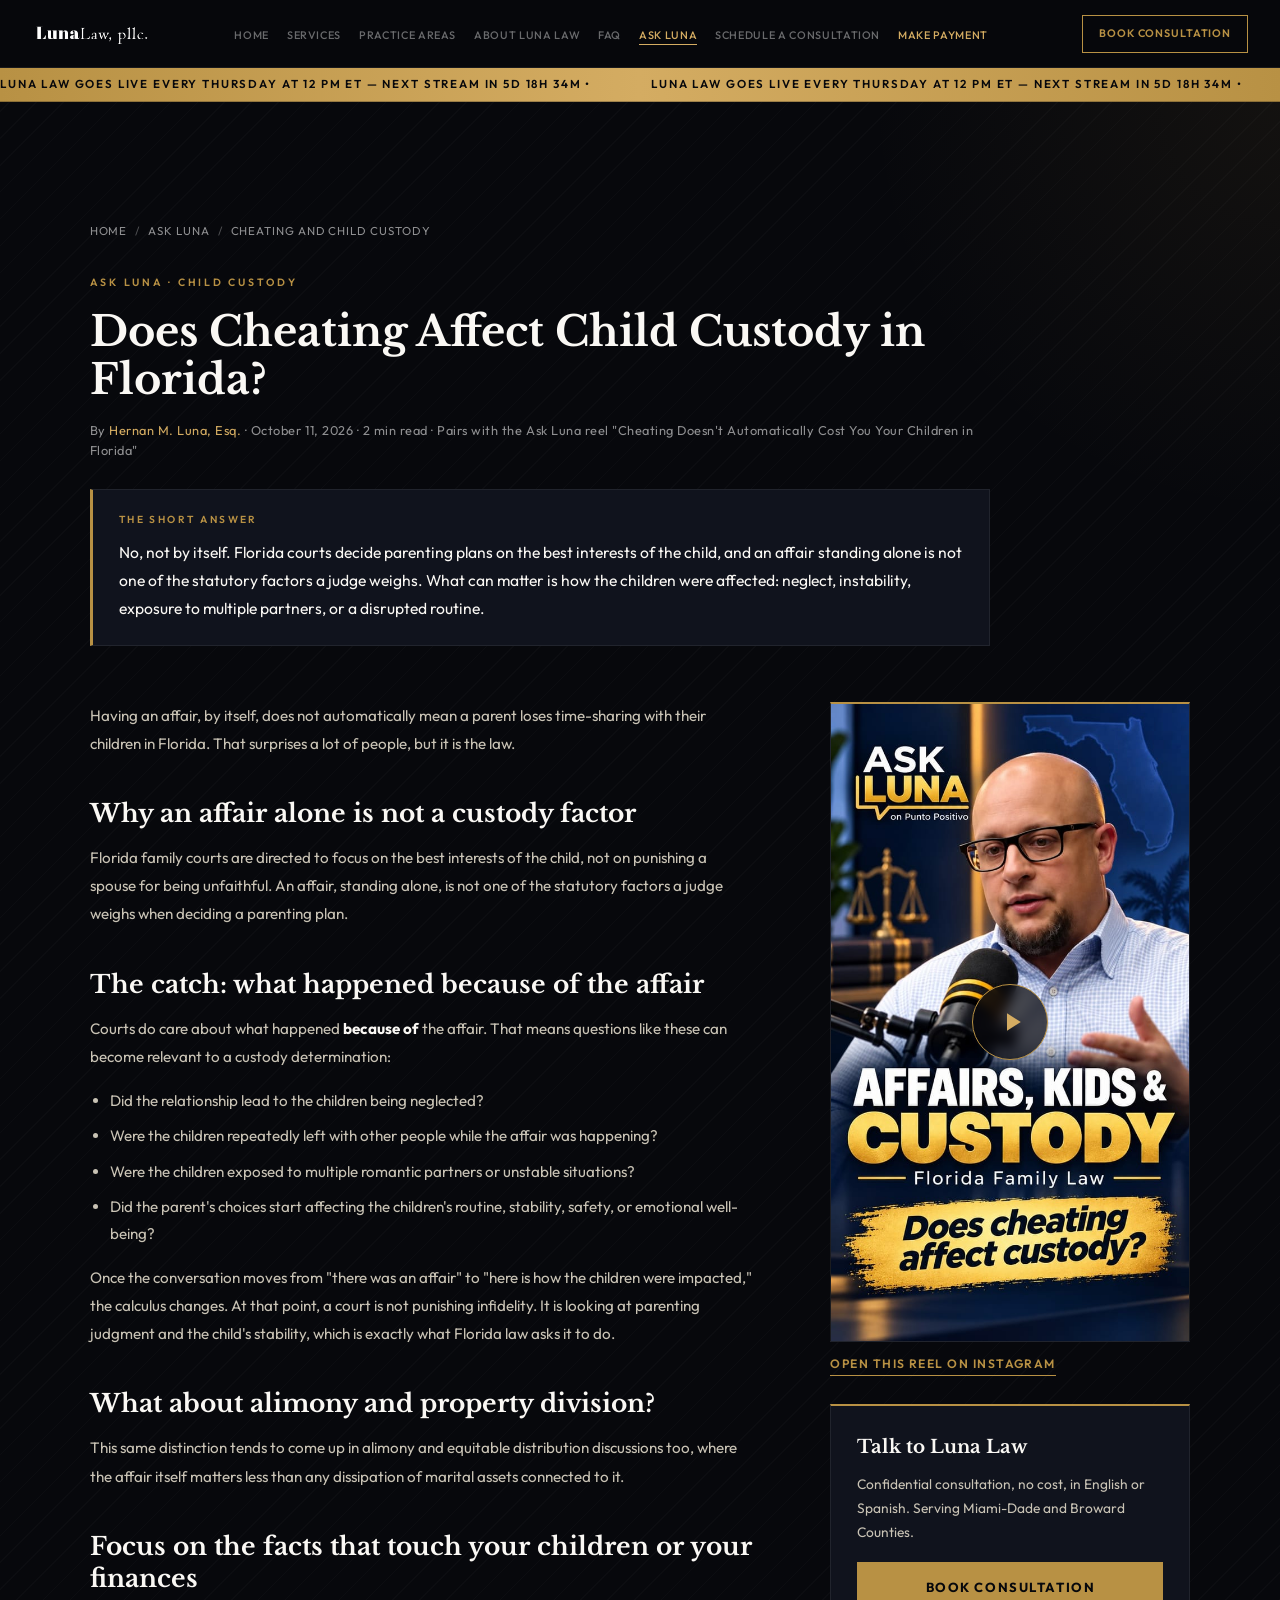
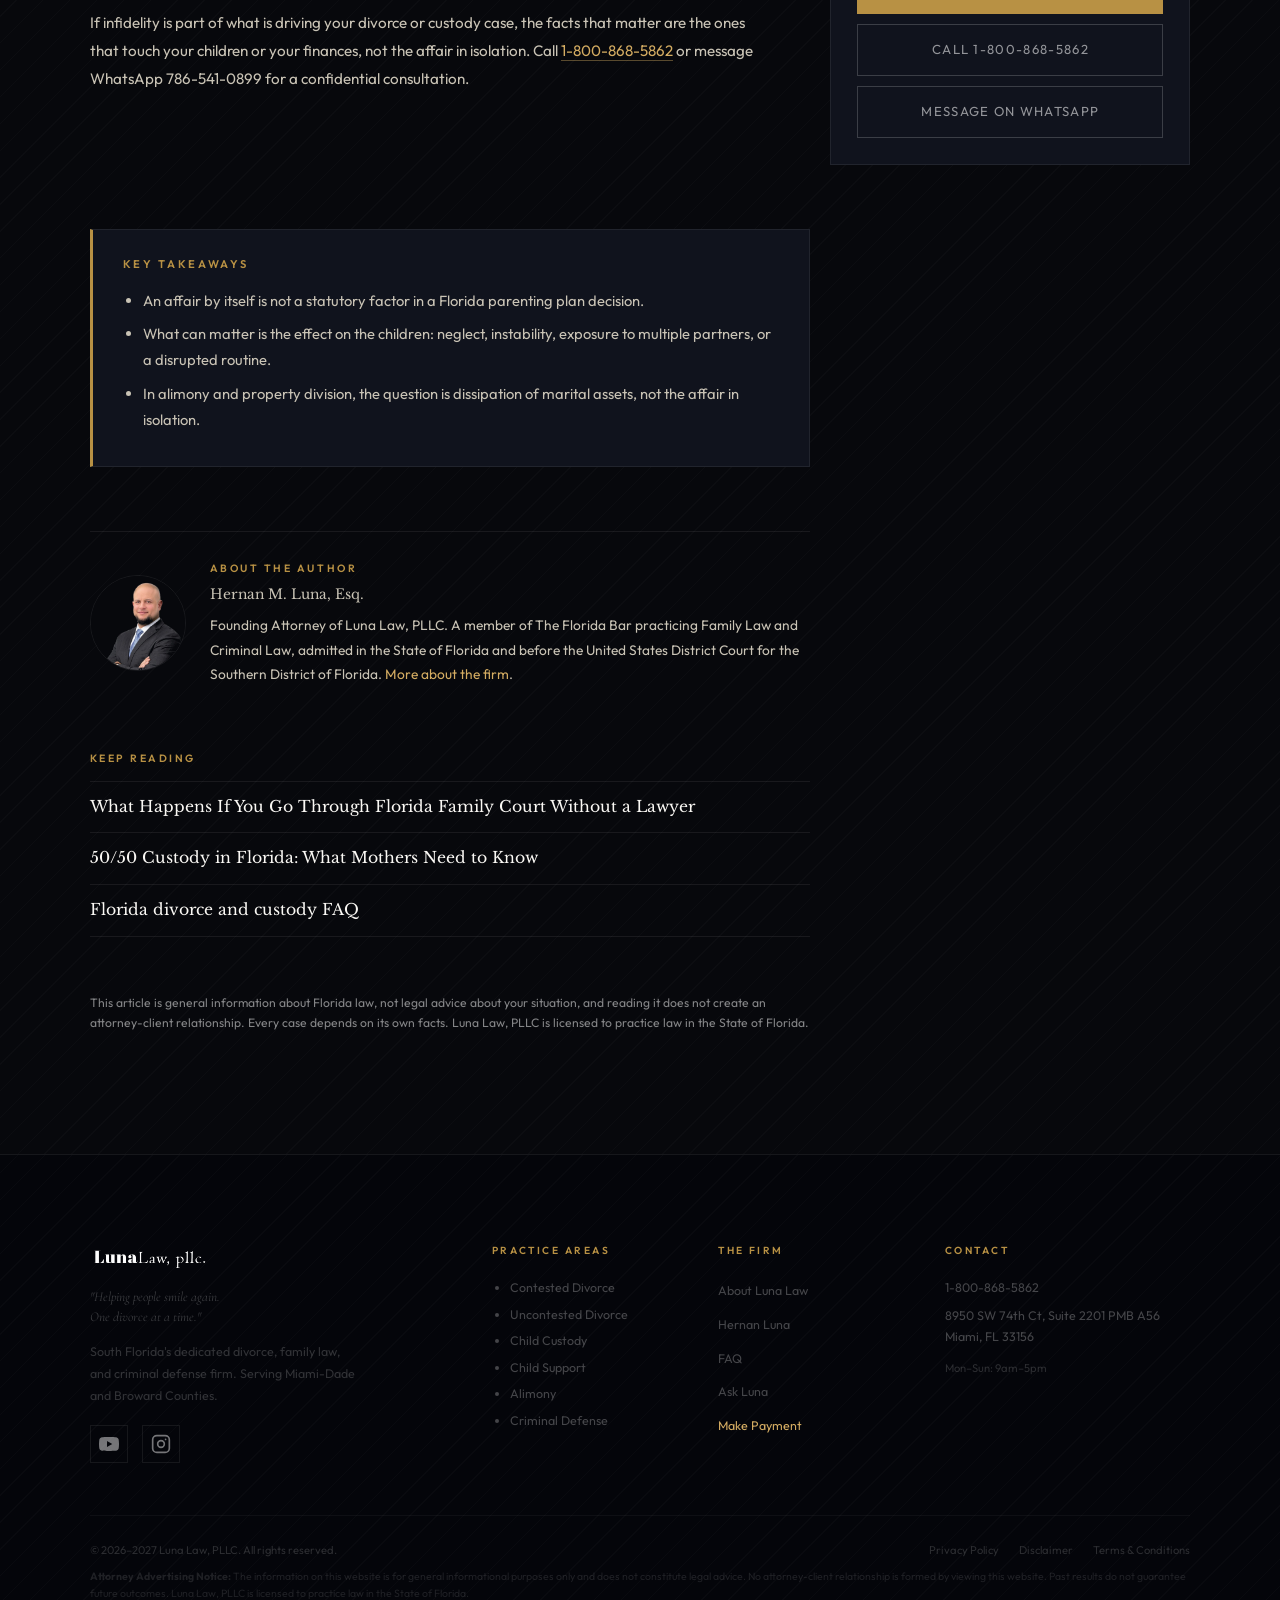
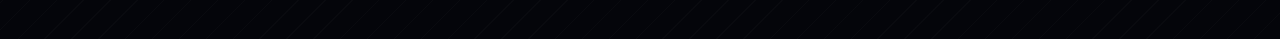
<file: ask-luna/does-cheating-affect-child-custody-florida.html>
<!DOCTYPE html>
<html lang="en">
<head>
<!-- Google tag (gtag.js) -->
<script async src="https://www.googletagmanager.com/gtag/js?id=G-KQM1N2SDG9"></script>
<script>
  window.dataLayer = window.dataLayer || [];
  function gtag(){dataLayer.push(arguments);}
  gtag('js', new Date());
  gtag('config', 'G-KQM1N2SDG9');
</script>
<meta charset="UTF-8">
<meta name="viewport" content="width=device-width,initial-scale=1.0">
<meta name="description" content="An affair by itself does not cost a parent time-sharing in Florida. What courts do look at is what happened to the children because of it. An Ask Luna explainer from Hernan Luna.">
<title>Does Cheating Affect Child Custody in Florida? | Luna Law</title>
<link rel="canonical" href="https://hlunalaw.com/ask-luna/does-cheating-affect-child-custody-florida.html">
<script type="application/ld+json">
{
  "@context": "https://schema.org",
  "@graph": [
    {
      "@type": "BlogPosting",
      "@id": "https://hlunalaw.com/ask-luna/does-cheating-affect-child-custody-florida.html",
      "mainEntityOfPage": {
        "@type": "WebPage",
        "@id": "https://hlunalaw.com/ask-luna/does-cheating-affect-child-custody-florida.html"
      },
      "headline": "Does Cheating Affect Child Custody in Florida?",
      "description": "An affair by itself does not cost a parent time-sharing in Florida. What courts do look at is what happened to the children because of it. An Ask Luna explainer from Hernan Luna.",
      "image": "https://hlunalaw.com/assets/team.jpg",
      "datePublished": "2026-10-11",
      "dateModified": "2026-10-11",
      "inLanguage": "en-US",
      "isAccessibleForFree": true,
      "articleSection": "Child Custody",
      "keywords": [
        "cheating and child custody Florida",
        "adultery custody Florida",
        "infidelity time-sharing",
        "best interests of the child Florida",
        "dissipation of marital assets"
      ],
      "author": {
        "@type": "Person",
        "name": "Hernan M. Luna, Esq.",
        "jobTitle": "Founding Attorney",
        "url": "https://hlunalaw.com/about.html",
        "worksFor": {
          "@type": "Organization",
          "name": "Luna Law, PLLC"
        }
      },
      "publisher": {
        "@type": "Organization",
        "name": "Luna Law, PLLC",
        "url": "https://hlunalaw.com/",
        "logo": {
          "@type": "ImageObject",
          "url": "https://hlunalaw.com/assets/logo.png"
        }
      },
      "isPartOf": {
        "@id": "https://hlunalaw.com/ask-luna/#blog"
      },
      "sameAs": "https://www.instagram.com/reel/Dd125MKJiFO/"
    },
    {
      "@type": "BreadcrumbList",
      "itemListElement": [
        {
          "@type": "ListItem",
          "position": 1,
          "name": "Home",
          "item": "https://hlunalaw.com/"
        },
        {
          "@type": "ListItem",
          "position": 2,
          "name": "Ask Luna",
          "item": "https://hlunalaw.com/ask-luna/"
        },
        {
          "@type": "ListItem",
          "position": 3,
          "name": "Does Cheating Affect Child Custody in Florida?",
          "item": "https://hlunalaw.com/ask-luna/does-cheating-affect-child-custody-florida.html"
        }
      ]
    }
  ]
}
</script>
<meta property="og:type" content="article">
<meta property="og:site_name" content="Luna Law, PLLC">
<meta property="og:title" content="Does Cheating Affect Child Custody in Florida? | Luna Law">
<meta property="og:description" content="An affair by itself does not cost a parent time-sharing in Florida. What courts do look at is what happened to the children because of it. An Ask Luna explainer from Hernan Luna.">
<meta property="og:url" content="https://hlunalaw.com/ask-luna/does-cheating-affect-child-custody-florida.html">
<meta property="og:image" content="https://hlunalaw.com/assets/team.jpg">
<meta property="og:locale" content="en_US">
<meta property="article:published_time" content="2026-10-11">
<meta property="article:author" content="https://hlunalaw.com/about.html">
<meta name="robots" content="index, follow">
<meta name="author" content="Hernan M. Luna, Esq.">
<meta name="twitter:card" content="summary_large_image">
<meta name="twitter:title" content="Does Cheating Affect Child Custody in Florida? | Luna Law">
<meta name="twitter:description" content="An affair by itself does not cost a parent time-sharing in Florida. What courts do look at is what happened to the children because of it. An Ask Luna explainer from Hernan Luna.">
<meta name="twitter:image" content="https://hlunalaw.com/assets/team.jpg">
<link rel="preconnect" href="https://fonts.googleapis.com">
<link rel="preconnect" href="https://fonts.gstatic.com" crossorigin>
<link href="https://fonts.googleapis.com/css2?family=Libre+Baskerville:ital,wght@0,400;0,700;1,400&family=Outfit:wght@300;400;500;600;700&family=Cormorant+Garamond:ital,wght@1,300;1,400&display=swap" rel="stylesheet" media="print" onload="this.media='all'">
<noscript><link href="https://fonts.googleapis.com/css2?family=Libre+Baskerville:ital,wght@0,400;0,700;1,400&family=Outfit:wght@300;400;500;600;700&family=Cormorant+Garamond:ital,wght@1,300;1,400&display=swap" rel="stylesheet"></noscript>

<link rel="stylesheet" href="/css/styles.css">
</head>
<body>
<a class="skip" href="#main">Skip to main content</a>

<header role="banner">
  <nav class="nav" aria-label="Main navigation">
    <a href="/index.html" class="nav-logo" aria-label="Luna Law Home"><img src="/assets/logo.png" alt="Luna Law, PLLC" width="220" height="55"></a>
    <ul class="nav-links" role="list">
      <li><a href="/index.html">Home</a></li>
      <li><a href="/index.html#services">Services</a></li>
      <li><a href="/index.html#practice">Practice Areas</a></li>
      <li><a href="/about.html">About Luna Law</a></li>
      <li><a href="/faq.html">FAQ</a></li>
      <li><a href="/ask-luna/" class="active" aria-current="page">Ask Luna</a></li>
      <li class="nav-schedule"><a href="https://calendly.com/hernanlunalaw" onclick="gtag('event', 'book_consultation_click', {'event_category': 'engagement', 'event_label': 'Calendly Booking'});" target="_blank" rel="noopener noreferrer">Schedule a Consultation</a></li>
      <li><a href="https://secure.lawpay.com/pages/luna/operating" onclick="gtag('event', 'make_payment_click', {'event_category': 'engagement', 'event_label': 'LawPay Payment'});" target="_blank" rel="noopener noreferrer" style="color:var(--gold-lt)">Make Payment</a></li>
    </ul>
    <a href="https://calendly.com/hernanlunalaw" onclick="gtag('event', 'book_consultation_click', {'event_category': 'engagement', 'event_label': 'Calendly Booking'});" target="_blank" rel="noopener noreferrer" class="nav-cta">Book Consultation</a>
    <button class="nav-toggle" aria-label="Open menu" aria-expanded="false" aria-controls="nav-drawer" id="nav-btn">
      <span aria-hidden="true"></span><span aria-hidden="true"></span><span aria-hidden="true"></span>
    </button>
  </nav>
  <nav class="nav-drawer" id="nav-drawer" aria-label="Mobile navigation" aria-hidden="true">
    <a href="/index.html">Home</a>
    <a href="/index.html#services">Services</a>
    <a href="/index.html#practice">Practice Areas</a>
    <a href="/about.html">About Luna Law</a>
    <a href="/faq.html">FAQ</a>
    <a href="/ask-luna/">Ask Luna</a>
    <a href="https://calendly.com/hernanlunalaw" onclick="gtag('event', 'book_consultation_click', {'event_category': 'engagement', 'event_label': 'Calendly Booking'});" target="_blank" rel="noopener noreferrer">Schedule a Consultation</a>
    <a href="https://secure.lawpay.com/pages/luna/operating" onclick="gtag('event', 'make_payment_click', {'event_category': 'engagement', 'event_label': 'LawPay Payment'});" target="_blank" style="color:var(--gold-lt);font-size:1.2rem!important">Make Payment</a>
    <a href="tel:+18008685862" onclick="gtag('event', 'phone_call_click', {'event_category': 'engagement', 'event_label': 'Phone Call'});" class="drawer-phone">1-800-868-5862</a>
    <a href="https://calendly.com/hernanlunalaw" onclick="gtag('event', 'book_consultation_click', {'event_category': 'engagement', 'event_label': 'Calendly Booking'});" target="_blank" rel="noopener noreferrer" class="drawer-cta">Book Consultation</a>
  </nav>
</header>
<a class="live-ticker" id="live-ticker" href="https://www.youtube.com/@UnoNextLatino" target="_blank" rel="noopener noreferrer" onclick="gtag('event', 'watch_live_click', {'event_category': 'engagement', 'event_label': 'YouTube Live Banner'});" aria-label="Luna Law is live on YouTube every Thursday at 12 PM Eastern. Watch the stream.">
  <div class="live-ticker-track" aria-hidden="true">
    <span class="live-ticker-content" id="ticker-a"></span><span class="live-ticker-content" id="ticker-b"></span>
  </div>
</a>

<main id="main">
<article class="section" style="background:var(--void);" aria-labelledby="post-h">
  <div class="tx tx-lines" aria-hidden="true"></div>
  <div class="corner-glow" aria-hidden="true"></div>
  <div class="section-wrap">

    <nav class="ins-crumb reveal" aria-label="Breadcrumb"><ol><li><a href="/index.html">Home</a></li><li><a href="/ask-luna/">Ask Luna</a></li><li aria-current="page">Cheating and Child Custody</li></ol></nav>

    <header class="ins-head reveal">
      <div class="s-label"><span class="s-label-bar" aria-hidden="true"></span><span class="s-label-text">Ask Luna · Child Custody</span></div>
      <h1 class="s-title ins-title" id="post-h">Does Cheating Affect Child Custody in Florida?</h1>
      <p class="ins-meta">By <a href="/about.html">Hernan M. Luna, Esq.</a> · <time datetime="2026-10-11">October 11, 2026</time> · 2 min read · Pairs with the Ask Luna reel "Cheating Doesn't Automatically Cost You Your Children in Florida"</p>
      <div class="ins-answer">
        <p class="ins-answer-label">The short answer</p>
        <p>No, not by itself. Florida courts decide parenting plans on the best interests of the child, and an affair standing alone is not one of the statutory factors a judge weighs. What can matter is how the children were affected: neglect, instability, exposure to multiple partners, or a disrupted routine.</p>
      </div>
    </header>

    <div class="ins-layout">

      <aside class="ins-aside reveal" aria-label="Watch the reel and contact Luna Law">
        <div>
          <div class="ig-lite" data-reel-id="Dd125MKJiFO" data-reel-title="Cheating Doesn't Automatically Cost You Your Children in Florida">
            <img class="ig-lite-poster" src="/assets/ask-luna/reel-does-cheating-affect-child-custody-florida.jpg" alt="Cover of the Ask Luna reel: Cheating Doesn't Automatically Cost You Your Children in Florida" width="640" height="1138" loading="lazy" decoding="async">
            <span class="ig-lite-badge" aria-hidden="true"><svg viewBox="0 0 24 24" fill="none" stroke="currentColor" stroke-width="2" stroke-linecap="round" stroke-linejoin="round"><rect x="2" y="2" width="20" height="20" rx="5"/><circle cx="12" cy="12" r="4"/><line x1="17.5" y1="6.5" x2="17.51" y2="6.5"/></svg>Reel</span>
            <button type="button" class="yt-lite-play" aria-label="Play the Instagram reel: Cheating Doesn't Automatically Cost You Your Children in Florida"><svg viewBox="0 0 24 24" aria-hidden="true"><path d="M8 5v14l11-7z"/></svg></button>
            <span class="ig-lite-caption" aria-hidden="true">Cheating Doesn't Automatically Cost You Your Children in Florida<span>Watch the reel · @hlunalaw</span></span>
          </div>
          <a class="ins-reel-link" href="https://www.instagram.com/reel/Dd125MKJiFO/" onclick="gtag('event', 'instagram_click', {'event_category': 'engagement', 'event_label': 'Reel Link: Cheating and Custody'});" target="_blank" rel="noopener noreferrer">Open this reel on Instagram</a>
        </div>
        <div class="ins-cta">
          <h2>Talk to Luna Law</h2>
          <p>Confidential consultation, no cost, in English or Spanish. Serving Miami-Dade and Broward Counties.</p>
          <div class="ins-cta-actions">
            <a href="https://calendly.com/hernanlunalaw" onclick="gtag('event', 'book_consultation_click', {'event_category': 'engagement', 'event_label': 'Calendly Booking'});" target="_blank" rel="noopener noreferrer" class="btn-gold">Book Consultation</a>
            <a href="tel:+18008685862" onclick="gtag('event', 'phone_call_click', {'event_category': 'engagement', 'event_label': 'Phone Call'});" class="btn-ghost">Call 1-800-868-5862</a>
            <a href="https://wa.me/17865410899" onclick="gtag('event', 'whatsapp_click', {'event_category': 'engagement', 'event_label': 'WhatsApp Insights CTA'});" target="_blank" rel="noopener noreferrer" class="btn-ghost">Message on WhatsApp</a>
          </div>
        </div>
      </aside>

      <div class="ins-body reveal">
        <p>Having an affair, by itself, does not automatically mean a parent loses time-sharing with their children in Florida. That surprises a lot of people, but it is the law.</p>

        <h2>Why an affair alone is not a custody factor</h2>
        <p>Florida family courts are directed to focus on the best interests of the child, not on punishing a spouse for being unfaithful. An affair, standing alone, is not one of the statutory factors a judge weighs when deciding a parenting plan.</p>

        <h2>The catch: what happened because of the affair</h2>
        <p>Courts do care about what happened <strong>because of</strong> the affair. That means questions like these can become relevant to a custody determination:</p>
        <ul>
          <li>Did the relationship lead to the children being neglected?</li>
          <li>Were the children repeatedly left with other people while the affair was happening?</li>
          <li>Were the children exposed to multiple romantic partners or unstable situations?</li>
          <li>Did the parent's choices start affecting the children's routine, stability, safety, or emotional well-being?</li>
        </ul>
        <p>Once the conversation moves from "there was an affair" to "here is how the children were impacted," the calculus changes. At that point, a court is not punishing infidelity. It is looking at parenting judgment and the child's stability, which is exactly what Florida law asks it to do.</p>

        <h2>What about alimony and property division?</h2>
        <p>This same distinction tends to come up in alimony and equitable distribution discussions too, where the affair itself matters less than any dissipation of marital assets connected to it.</p>

        <h2>Focus on the facts that touch your children or your finances</h2>
        <p>If infidelity is part of what is driving your divorce or custody case, the facts that matter are the ones that touch your children or your finances, not the affair in isolation. Call <a href="tel:+18008685862" onclick="gtag('event', 'phone_call_click', {'event_category': 'engagement', 'event_label': 'Phone Call'});">1-800-868-5862</a> or message WhatsApp 786-541-0899 for a confidential consultation.</p>
      </div>

    </div>

    <section class="ins-takeaways reveal" aria-labelledby="tk-h">
      <h2 id="tk-h">Key takeaways</h2>
      <ul>
        <li>An affair by itself is not a statutory factor in a Florida parenting plan decision.</li>
        <li>What can matter is the effect on the children: neglect, instability, exposure to multiple partners, or a disrupted routine.</li>
        <li>In alimony and property division, the question is dissipation of marital assets, not the affair in isolation.</li>
      </ul>
    </section>

    <section class="ins-author reveal" aria-labelledby="au-h">
      <img src="/assets/team/hernan-luna.jpg" alt="Hernan M. Luna, Esq., Founding Attorney at Luna Law, PLLC" width="96" height="96" loading="lazy" decoding="async">
      <div>
        <h2 id="au-h">About the author</h2>
        <p class="ins-author-name">Hernan M. Luna, Esq.</p>
        <p>Founding Attorney of Luna Law, PLLC. A member of The Florida Bar practicing Family Law and Criminal Law, admitted in the State of Florida and before the United States District Court for the Southern District of Florida. <a href="/about.html">More about the firm</a>.</p>
      </div>
    </section>

    <nav class="ins-related reveal" aria-labelledby="rel-h">
      <h2 id="rel-h">Keep reading</h2>
      <ul>
        <li><a href="/ask-luna/florida-family-court-without-a-lawyer.html">What Happens If You Go Through Florida Family Court Without a Lawyer</a></li>
        <li><a href="/ask-luna/50-50-custody-florida-mothers.html">50/50 Custody in Florida: What Mothers Need to Know</a></li>
        <li><a href="/faq.html">Florida divorce and custody FAQ</a></li>
      </ul>
    </nav>

    <p class="ins-disclaimer reveal">This article is general information about Florida law, not legal advice about your situation, and reading it does not create an attorney-client relationship. Every case depends on its own facts. Luna Law, PLLC is licensed to practice law in the State of Florida.</p>

  </div>
</article>
</main>

<!-- FOOTER -->
<footer class="footer" role="contentinfo">
  <div class="tx tx-lines" aria-hidden="true"></div>
  <img class="footer-sig" src="/assets/sig.png" alt="" role="presentation" width="300" height="78" loading="lazy" decoding="async">
  <div class="section-wrap" style="padding:0 clamp(28px,7vw,90px);">
    <div class="footer-grid">
      <div>
        <div class="footer-logo"><img src="/assets/logo.png" alt="Luna Law, PLLC" width="220" height="55" loading="lazy" decoding="async"></div>
        <p class="footer-tagline">"Helping people smile again.<br>One divorce at a time."</p>
        <p class="footer-desc">South Florida's dedicated divorce, family law, and criminal defense firm. Serving Miami-Dade and Broward Counties.</p>
        <div class="footer-social" aria-label="Social media">
          <a href="https://www.youtube.com/@LunaLawMiami" onclick="gtag('event', 'youtube_click', {'event_category': 'engagement', 'event_label': 'Footer Icon'});" target="_blank" rel="noopener noreferrer" aria-label="Luna Law on YouTube"><svg width="20" height="20" viewBox="0 0 24 24" fill="currentColor" aria-hidden="true"><path d="M23.5 6.2a3 3 0 0 0-2.1-2.1C19.5 3.6 12 3.6 12 3.6s-7.5 0-9.4.5A3 3 0 0 0 .5 6.2 31 31 0 0 0 0 12a31 31 0 0 0 .5 5.8 3 3 0 0 0 2.1 2.1c1.9.5 9.4.5 9.4.5s7.5 0 9.4-.5a3 3 0 0 0 2.1-2.1A31 31 0 0 0 24 12a31 31 0 0 0-.5-5.8zM9.6 15.6V8.4l6.3 3.6-6.3 3.6z"/></svg></a>
          <a href="https://instagram.com/hlunalaw" onclick="gtag('event', 'instagram_click', {'event_category': 'engagement', 'event_label': 'Footer Icon'});" target="_blank" rel="noopener noreferrer" aria-label="Luna Law on Instagram"><svg width="20" height="20" viewBox="0 0 24 24" fill="none" stroke="currentColor" stroke-width="2" stroke-linecap="round" stroke-linejoin="round" aria-hidden="true"><rect x="2" y="2" width="20" height="20" rx="5"/><circle cx="12" cy="12" r="4"/><line x1="17.5" y1="6.5" x2="17.51" y2="6.5"/></svg></a>
        </div>
      </div>
      <nav aria-label="Practice areas"><div class="footer-head">Practice Areas</div><ul class="footer-links-plain"><li>Contested Divorce</li><li>Uncontested Divorce</li><li>Child Custody</li><li>Child Support</li><li>Alimony</li><li>Criminal Defense</li></ul></nav>
      <nav aria-label="Firm links"><div class="footer-head">The Firm</div><ul class="footer-links"><li><a href="/about.html">About Luna Law</a></li><li><a href="/index.html#attorney">Hernan Luna</a></li><li><a href="/faq.html">FAQ</a></li><li><a href="/ask-luna/">Ask Luna</a></li><li><a href="https://secure.lawpay.com/pages/luna/operating" onclick="gtag('event', 'make_payment_click', {'event_category': 'engagement', 'event_label': 'LawPay Payment'});" target="_blank" rel="noopener noreferrer" style="color:var(--gold-lt)">Make Payment</a></li></ul></nav>
      <div class="footer-contact"><div class="footer-head">Contact</div><p><a href="tel:+18008685862" onclick="gtag('event', 'phone_call_click', {'event_category': 'engagement', 'event_label': 'Phone Call'});">1-800-868-5862</a></p><p>8950 SW 74th Ct, Suite 2201 PMB A56<br>Miami, FL 33156</p><p style="margin-top:12px;font-size:.7rem;color:rgba(255,255,255,.16)">Mon–Sun: 9am–5pm</p></div>
    </div>
    <div class="footer-bottom">
      <p class="footer-copy">© 2026–2027 Luna Law, PLLC. All rights reserved.</p>
      <nav class="footer-legal" aria-label="Legal links"><a href="/privacy-terms.html">Privacy Policy</a><a href="#">Disclaimer</a><a href="/privacy-terms.html">Terms &amp; Conditions</a></nav>
    </div>
    <p class="footer-disclaimer"><strong>Attorney Advertising Notice:</strong> The information on this website is for general informational purposes only and does not constitute legal advice. No attorney-client relationship is formed by viewing this website. Past results do not guarantee future outcomes. Luna Law, PLLC is licensed to practice law in the State of Florida.</p>
  </div>
</footer>

<script src="/js/scripts.js"></script>
</body>
</html>
</file>
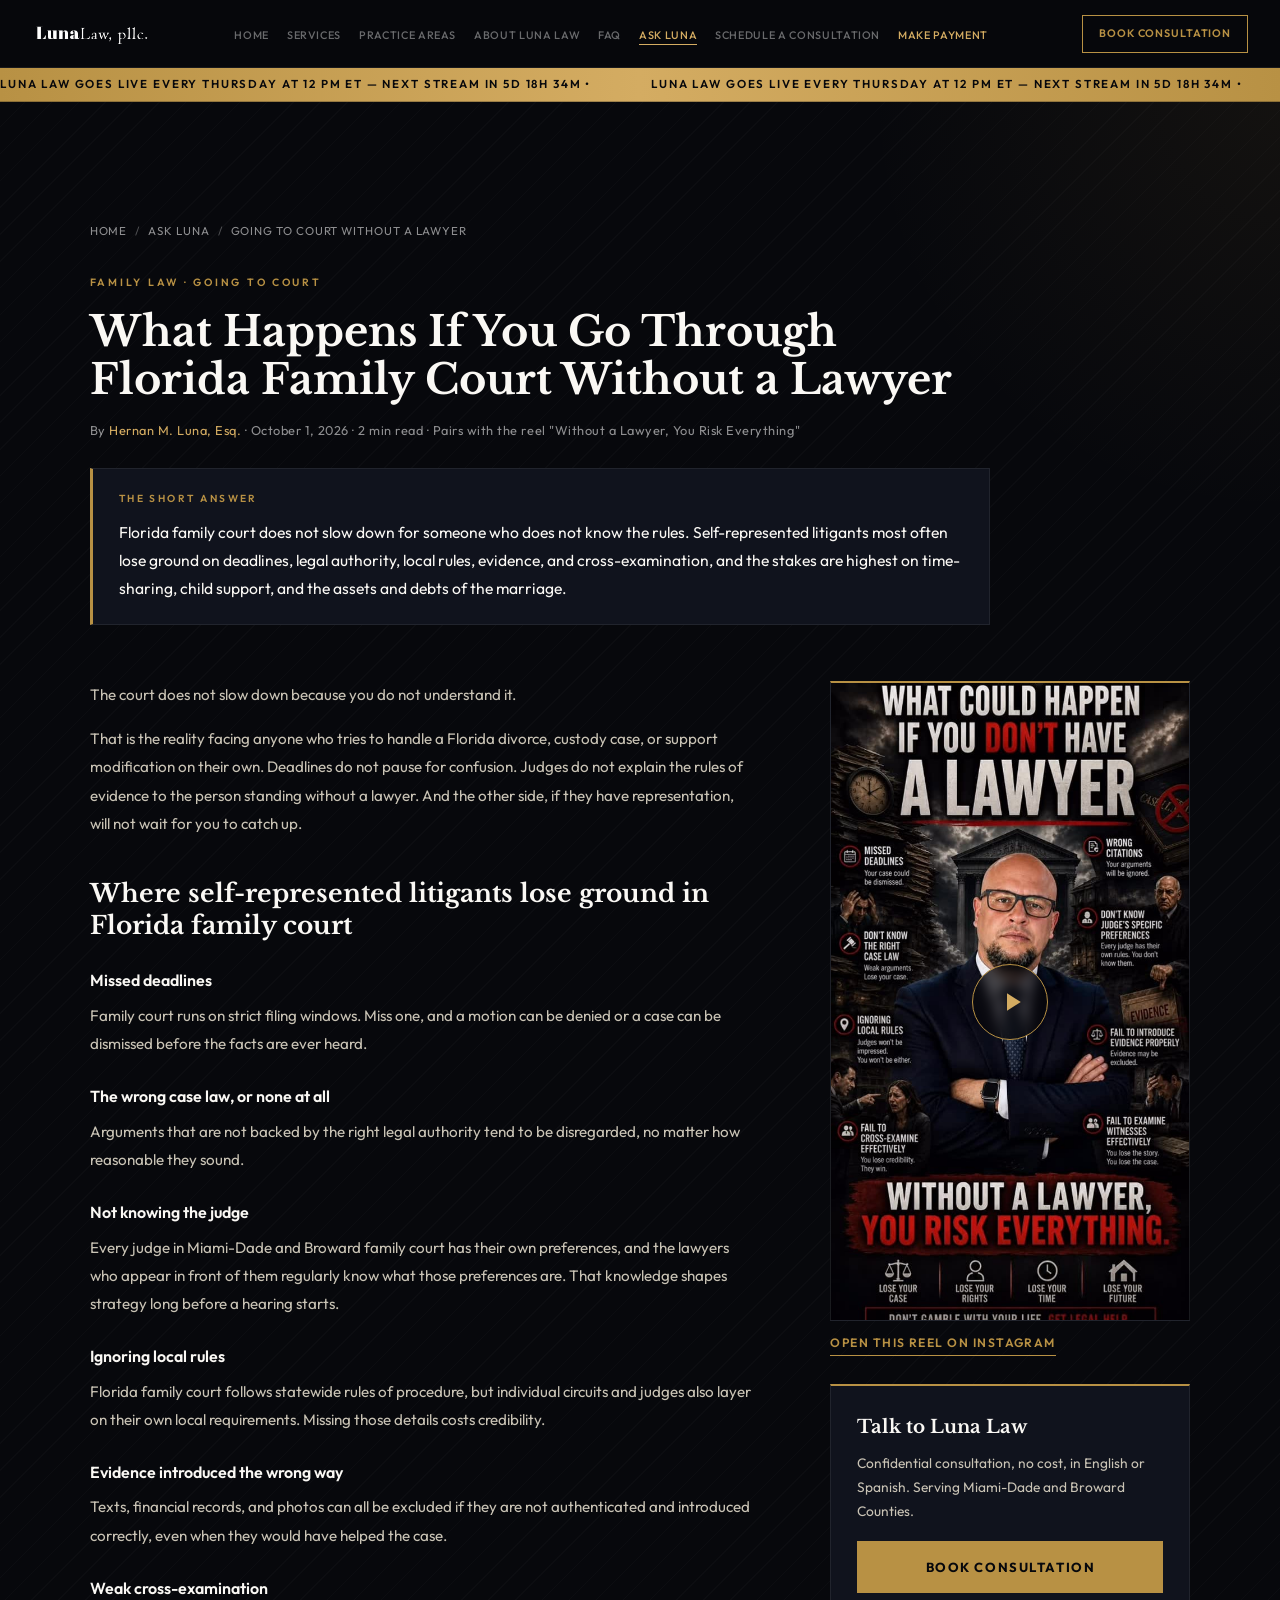
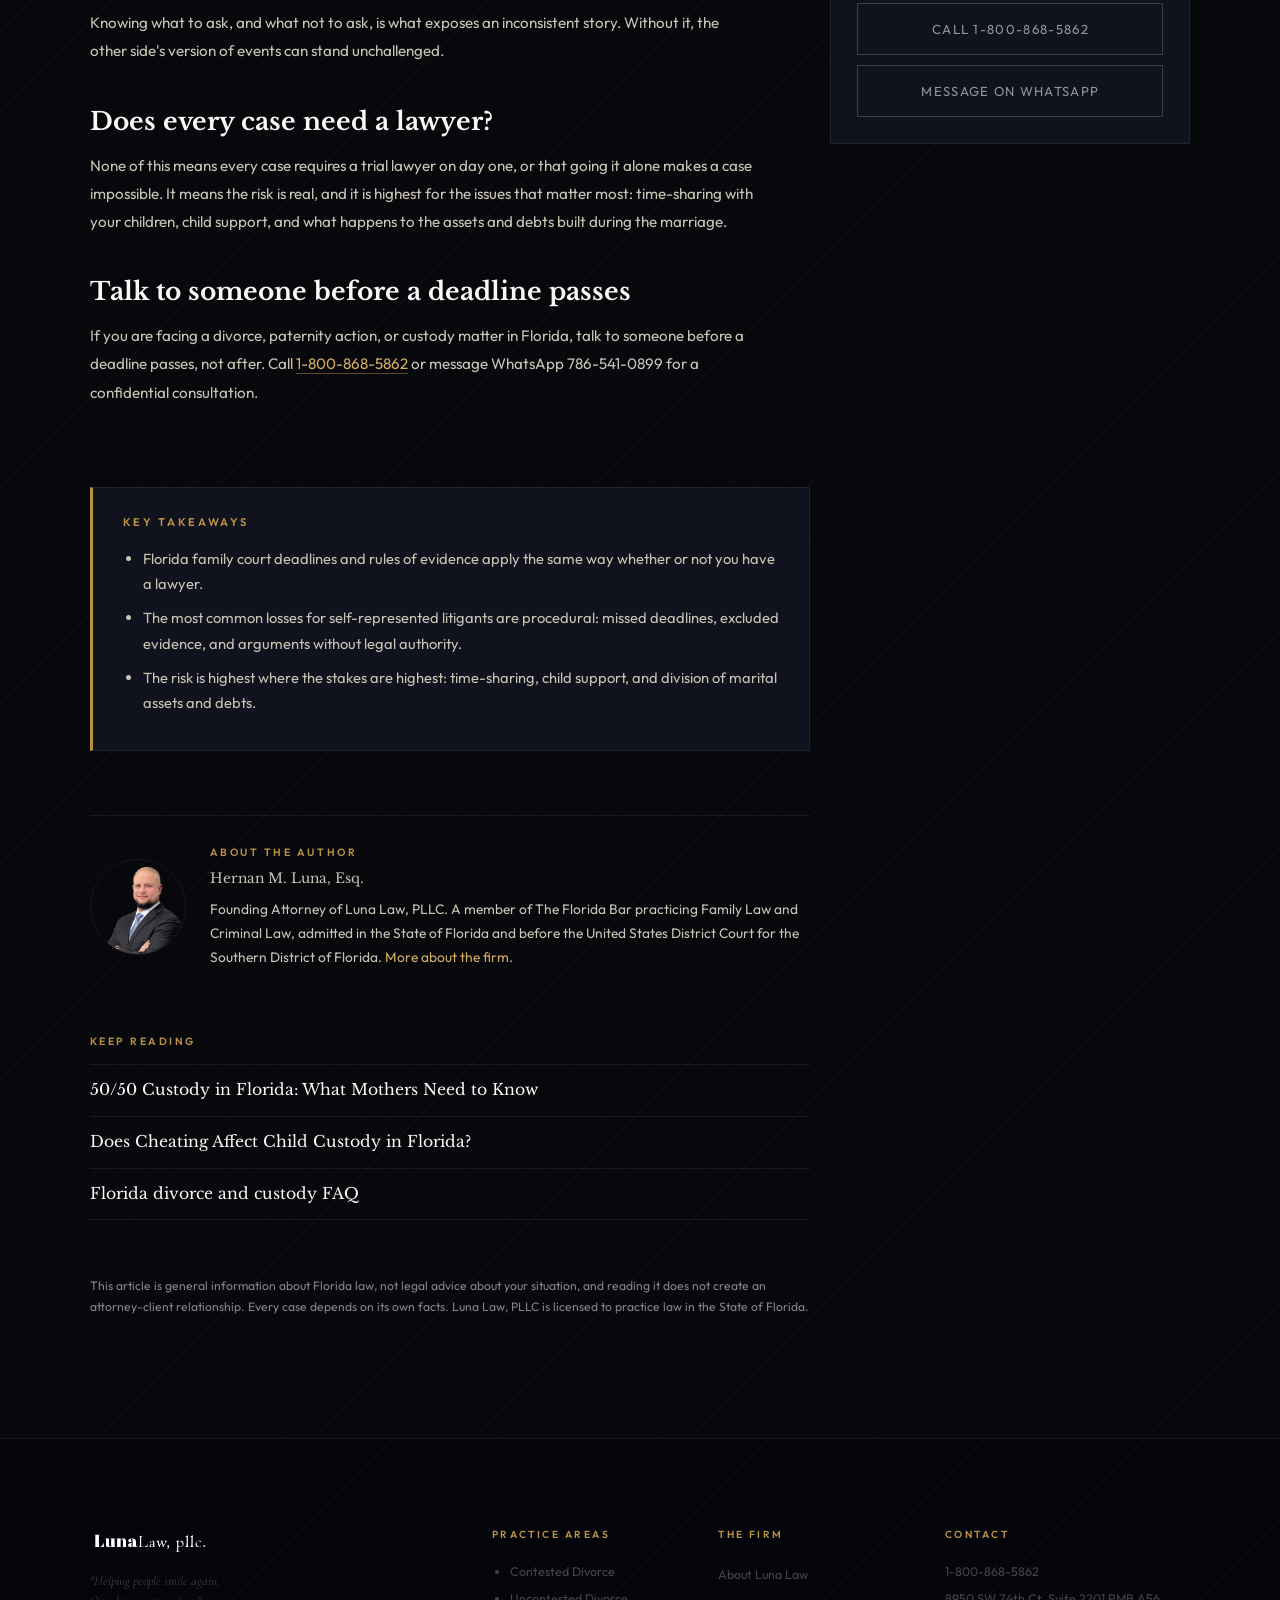
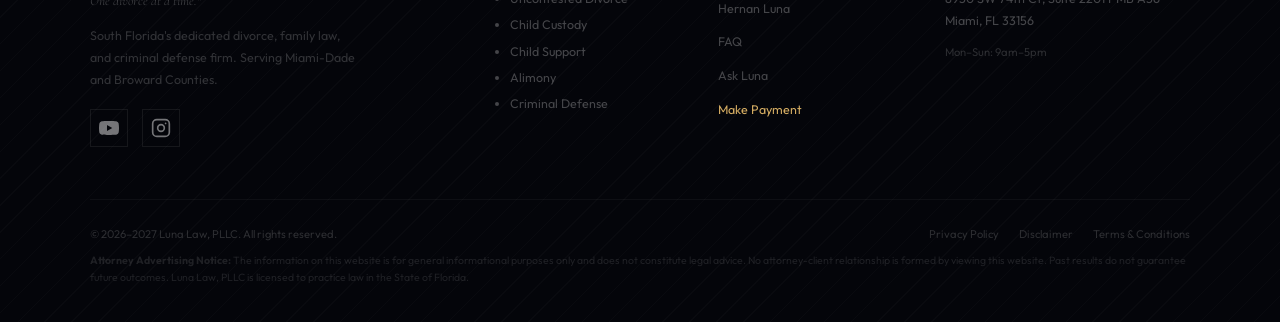
<file: ask-luna/florida-family-court-without-a-lawyer.html>
<!DOCTYPE html>
<html lang="en">
<head>
<!-- Google tag (gtag.js) -->
<script async src="https://www.googletagmanager.com/gtag/js?id=G-KQM1N2SDG9"></script>
<script>
  window.dataLayer = window.dataLayer || [];
  function gtag(){dataLayer.push(arguments);}
  gtag('js', new Date());
  gtag('config', 'G-KQM1N2SDG9');
</script>
<meta charset="UTF-8">
<meta name="viewport" content="width=device-width,initial-scale=1.0">
<meta name="description" content="Going through a Florida divorce, custody, or support case without a lawyer? The six places self-represented litigants lose ground, from missed deadlines to excluded evidence.">
<title>Florida Family Court Without a Lawyer: What You Risk | Luna Law</title>
<link rel="canonical" href="https://hlunalaw.com/ask-luna/florida-family-court-without-a-lawyer.html">
<script type="application/ld+json">
{
  "@context": "https://schema.org",
  "@graph": [
    {
      "@type": "BlogPosting",
      "@id": "https://hlunalaw.com/ask-luna/florida-family-court-without-a-lawyer.html",
      "mainEntityOfPage": {
        "@type": "WebPage",
        "@id": "https://hlunalaw.com/ask-luna/florida-family-court-without-a-lawyer.html"
      },
      "headline": "What Happens If You Go Through Florida Family Court Without a Lawyer",
      "description": "Going through a Florida divorce, custody, or support case without a lawyer? The six places self-represented litigants lose ground, from missed deadlines to excluded evidence.",
      "image": "https://hlunalaw.com/assets/team.jpg",
      "datePublished": "2026-10-01",
      "dateModified": "2026-10-11",
      "inLanguage": "en-US",
      "isAccessibleForFree": true,
      "articleSection": "Family Law",
      "keywords": [
        "Florida family court",
        "self-represented litigant",
        "divorce without a lawyer",
        "Miami-Dade family court",
        "Broward family court"
      ],
      "author": {
        "@type": "Person",
        "name": "Hernan M. Luna, Esq.",
        "jobTitle": "Founding Attorney",
        "url": "https://hlunalaw.com/about.html",
        "worksFor": {
          "@type": "Organization",
          "name": "Luna Law, PLLC"
        }
      },
      "publisher": {
        "@type": "Organization",
        "name": "Luna Law, PLLC",
        "url": "https://hlunalaw.com/",
        "logo": {
          "@type": "ImageObject",
          "url": "https://hlunalaw.com/assets/logo.png"
        }
      },
      "isPartOf": {
        "@id": "https://hlunalaw.com/ask-luna/#blog"
      },
      "sameAs": "https://www.instagram.com/reel/DXzvGPopK_2/"
    },
    {
      "@type": "BreadcrumbList",
      "itemListElement": [
        {
          "@type": "ListItem",
          "position": 1,
          "name": "Home",
          "item": "https://hlunalaw.com/"
        },
        {
          "@type": "ListItem",
          "position": 2,
          "name": "Ask Luna",
          "item": "https://hlunalaw.com/ask-luna/"
        },
        {
          "@type": "ListItem",
          "position": 3,
          "name": "What Happens If You Go Through Florida Family Court Without a Lawyer",
          "item": "https://hlunalaw.com/ask-luna/florida-family-court-without-a-lawyer.html"
        }
      ]
    }
  ]
}
</script>
<meta property="og:type" content="article">
<meta property="og:site_name" content="Luna Law, PLLC">
<meta property="og:title" content="Florida Family Court Without a Lawyer: What You Risk | Luna Law">
<meta property="og:description" content="Going through a Florida divorce, custody, or support case without a lawyer? The six places self-represented litigants lose ground, from missed deadlines to excluded evidence.">
<meta property="og:url" content="https://hlunalaw.com/ask-luna/florida-family-court-without-a-lawyer.html">
<meta property="og:image" content="https://hlunalaw.com/assets/team.jpg">
<meta property="og:locale" content="en_US">
<meta property="article:published_time" content="2026-10-01">
<meta property="article:author" content="https://hlunalaw.com/about.html">
<meta name="robots" content="index, follow">
<meta name="author" content="Hernan M. Luna, Esq.">
<meta name="twitter:card" content="summary_large_image">
<meta name="twitter:title" content="Florida Family Court Without a Lawyer: What You Risk | Luna Law">
<meta name="twitter:description" content="Going through a Florida divorce, custody, or support case without a lawyer? The six places self-represented litigants lose ground, from missed deadlines to excluded evidence.">
<meta name="twitter:image" content="https://hlunalaw.com/assets/team.jpg">
<link rel="preconnect" href="https://fonts.googleapis.com">
<link rel="preconnect" href="https://fonts.gstatic.com" crossorigin>
<link href="https://fonts.googleapis.com/css2?family=Libre+Baskerville:ital,wght@0,400;0,700;1,400&family=Outfit:wght@300;400;500;600;700&family=Cormorant+Garamond:ital,wght@1,300;1,400&display=swap" rel="stylesheet" media="print" onload="this.media='all'">
<noscript><link href="https://fonts.googleapis.com/css2?family=Libre+Baskerville:ital,wght@0,400;0,700;1,400&family=Outfit:wght@300;400;500;600;700&family=Cormorant+Garamond:ital,wght@1,300;1,400&display=swap" rel="stylesheet"></noscript>

<link rel="stylesheet" href="/css/styles.css">
</head>
<body>
<a class="skip" href="#main">Skip to main content</a>

<header role="banner">
  <nav class="nav" aria-label="Main navigation">
    <a href="/index.html" class="nav-logo" aria-label="Luna Law Home"><img src="/assets/logo.png" alt="Luna Law, PLLC" width="220" height="55"></a>
    <ul class="nav-links" role="list">
      <li><a href="/index.html">Home</a></li>
      <li><a href="/index.html#services">Services</a></li>
      <li><a href="/index.html#practice">Practice Areas</a></li>
      <li><a href="/about.html">About Luna Law</a></li>
      <li><a href="/faq.html">FAQ</a></li>
      <li><a href="/ask-luna/" class="active" aria-current="page">Ask Luna</a></li>
      <li class="nav-schedule"><a href="https://calendly.com/hernanlunalaw" onclick="gtag('event', 'book_consultation_click', {'event_category': 'engagement', 'event_label': 'Calendly Booking'});" target="_blank" rel="noopener noreferrer">Schedule a Consultation</a></li>
      <li><a href="https://secure.lawpay.com/pages/luna/operating" onclick="gtag('event', 'make_payment_click', {'event_category': 'engagement', 'event_label': 'LawPay Payment'});" target="_blank" rel="noopener noreferrer" style="color:var(--gold-lt)">Make Payment</a></li>
    </ul>
    <a href="https://calendly.com/hernanlunalaw" onclick="gtag('event', 'book_consultation_click', {'event_category': 'engagement', 'event_label': 'Calendly Booking'});" target="_blank" rel="noopener noreferrer" class="nav-cta">Book Consultation</a>
    <button class="nav-toggle" aria-label="Open menu" aria-expanded="false" aria-controls="nav-drawer" id="nav-btn">
      <span aria-hidden="true"></span><span aria-hidden="true"></span><span aria-hidden="true"></span>
    </button>
  </nav>
  <nav class="nav-drawer" id="nav-drawer" aria-label="Mobile navigation" aria-hidden="true">
    <a href="/index.html">Home</a>
    <a href="/index.html#services">Services</a>
    <a href="/index.html#practice">Practice Areas</a>
    <a href="/about.html">About Luna Law</a>
    <a href="/faq.html">FAQ</a>
    <a href="/ask-luna/">Ask Luna</a>
    <a href="https://calendly.com/hernanlunalaw" onclick="gtag('event', 'book_consultation_click', {'event_category': 'engagement', 'event_label': 'Calendly Booking'});" target="_blank" rel="noopener noreferrer">Schedule a Consultation</a>
    <a href="https://secure.lawpay.com/pages/luna/operating" onclick="gtag('event', 'make_payment_click', {'event_category': 'engagement', 'event_label': 'LawPay Payment'});" target="_blank" style="color:var(--gold-lt);font-size:1.2rem!important">Make Payment</a>
    <a href="tel:+18008685862" onclick="gtag('event', 'phone_call_click', {'event_category': 'engagement', 'event_label': 'Phone Call'});" class="drawer-phone">1-800-868-5862</a>
    <a href="https://calendly.com/hernanlunalaw" onclick="gtag('event', 'book_consultation_click', {'event_category': 'engagement', 'event_label': 'Calendly Booking'});" target="_blank" rel="noopener noreferrer" class="drawer-cta">Book Consultation</a>
  </nav>
</header>
<a class="live-ticker" id="live-ticker" href="https://www.youtube.com/@UnoNextLatino" target="_blank" rel="noopener noreferrer" onclick="gtag('event', 'watch_live_click', {'event_category': 'engagement', 'event_label': 'YouTube Live Banner'});" aria-label="Luna Law is live on YouTube every Thursday at 12 PM Eastern. Watch the stream.">
  <div class="live-ticker-track" aria-hidden="true">
    <span class="live-ticker-content" id="ticker-a"></span><span class="live-ticker-content" id="ticker-b"></span>
  </div>
</a>

<main id="main">
<article class="section" style="background:var(--void);" aria-labelledby="post-h">
  <div class="tx tx-lines" aria-hidden="true"></div>
  <div class="corner-glow" aria-hidden="true"></div>
  <div class="section-wrap">

    <nav class="ins-crumb reveal" aria-label="Breadcrumb"><ol><li><a href="/index.html">Home</a></li><li><a href="/ask-luna/">Ask Luna</a></li><li aria-current="page">Going to Court Without a Lawyer</li></ol></nav>

    <header class="ins-head reveal">
      <div class="s-label"><span class="s-label-bar" aria-hidden="true"></span><span class="s-label-text">Family Law · Going to Court</span></div>
      <h1 class="s-title ins-title" id="post-h">What Happens If You Go Through Florida Family Court Without a Lawyer</h1>
      <p class="ins-meta">By <a href="/about.html">Hernan M. Luna, Esq.</a> · <time datetime="2026-10-01">October 1, 2026</time> · 2 min read · Pairs with the reel "Without a Lawyer, You Risk Everything"</p>
      <div class="ins-answer">
        <p class="ins-answer-label">The short answer</p>
        <p>Florida family court does not slow down for someone who does not know the rules. Self-represented litigants most often lose ground on deadlines, legal authority, local rules, evidence, and cross-examination, and the stakes are highest on time-sharing, child support, and the assets and debts of the marriage.</p>
      </div>
    </header>

    <div class="ins-layout">

      <aside class="ins-aside reveal" aria-label="Watch the reel and contact Luna Law">
        <div>
          <div class="ig-lite" data-reel-id="DXzvGPopK_2" data-reel-title="Without a Lawyer, You Risk Everything">
            <img class="ig-lite-poster" src="/assets/ask-luna/reel-florida-family-court-without-a-lawyer.jpg" alt="Cover of the Ask Luna reel: Without a Lawyer, You Risk Everything" width="640" height="1138" loading="lazy" decoding="async">
            <span class="ig-lite-badge" aria-hidden="true"><svg viewBox="0 0 24 24" fill="none" stroke="currentColor" stroke-width="2" stroke-linecap="round" stroke-linejoin="round"><rect x="2" y="2" width="20" height="20" rx="5"/><circle cx="12" cy="12" r="4"/><line x1="17.5" y1="6.5" x2="17.51" y2="6.5"/></svg>Reel</span>
            <button type="button" class="yt-lite-play" aria-label="Play the Instagram reel: Without a Lawyer, You Risk Everything"><svg viewBox="0 0 24 24" aria-hidden="true"><path d="M8 5v14l11-7z"/></svg></button>
            <span class="ig-lite-caption" aria-hidden="true">Without a Lawyer, You Risk Everything<span>Watch the reel · @hlunalaw</span></span>
          </div>
          <a class="ins-reel-link" href="https://www.instagram.com/reel/DXzvGPopK_2/" onclick="gtag('event', 'instagram_click', {'event_category': 'engagement', 'event_label': 'Reel Link: Without a Lawyer'});" target="_blank" rel="noopener noreferrer">Open this reel on Instagram</a>
        </div>
        <div class="ins-cta">
          <h2>Talk to Luna Law</h2>
          <p>Confidential consultation, no cost, in English or Spanish. Serving Miami-Dade and Broward Counties.</p>
          <div class="ins-cta-actions">
            <a href="https://calendly.com/hernanlunalaw" onclick="gtag('event', 'book_consultation_click', {'event_category': 'engagement', 'event_label': 'Calendly Booking'});" target="_blank" rel="noopener noreferrer" class="btn-gold">Book Consultation</a>
            <a href="tel:+18008685862" onclick="gtag('event', 'phone_call_click', {'event_category': 'engagement', 'event_label': 'Phone Call'});" class="btn-ghost">Call 1-800-868-5862</a>
            <a href="https://wa.me/17865410899" onclick="gtag('event', 'whatsapp_click', {'event_category': 'engagement', 'event_label': 'WhatsApp Insights CTA'});" target="_blank" rel="noopener noreferrer" class="btn-ghost">Message on WhatsApp</a>
          </div>
        </div>
      </aside>

      <div class="ins-body reveal">
        <p>The court does not slow down because you do not understand it.</p>
        <p>That is the reality facing anyone who tries to handle a Florida divorce, custody case, or support modification on their own. Deadlines do not pause for confusion. Judges do not explain the rules of evidence to the person standing without a lawyer. And the other side, if they have representation, will not wait for you to catch up.</p>

        <h2>Where self-represented litigants lose ground in Florida family court</h2>

        <h3>Missed deadlines</h3>
        <p>Family court runs on strict filing windows. Miss one, and a motion can be denied or a case can be dismissed before the facts are ever heard.</p>

        <h3>The wrong case law, or none at all</h3>
        <p>Arguments that are not backed by the right legal authority tend to be disregarded, no matter how reasonable they sound.</p>

        <h3>Not knowing the judge</h3>
        <p>Every judge in Miami-Dade and Broward family court has their own preferences, and the lawyers who appear in front of them regularly know what those preferences are. That knowledge shapes strategy long before a hearing starts.</p>

        <h3>Ignoring local rules</h3>
        <p>Florida family court follows statewide rules of procedure, but individual circuits and judges also layer on their own local requirements. Missing those details costs credibility.</p>

        <h3>Evidence introduced the wrong way</h3>
        <p>Texts, financial records, and photos can all be excluded if they are not authenticated and introduced correctly, even when they would have helped the case.</p>

        <h3>Weak cross-examination</h3>
        <p>Knowing what to ask, and what not to ask, is what exposes an inconsistent story. Without it, the other side's version of events can stand unchallenged.</p>

        <h2>Does every case need a lawyer?</h2>
        <p>None of this means every case requires a trial lawyer on day one, or that going it alone makes a case impossible. It means the risk is real, and it is highest for the issues that matter most: time-sharing with your children, child support, and what happens to the assets and debts built during the marriage.</p>

        <h2>Talk to someone before a deadline passes</h2>
        <p>If you are facing a divorce, paternity action, or custody matter in Florida, talk to someone before a deadline passes, not after. Call <a href="tel:+18008685862" onclick="gtag('event', 'phone_call_click', {'event_category': 'engagement', 'event_label': 'Phone Call'});">1-800-868-5862</a> or message WhatsApp 786-541-0899 for a confidential consultation.</p>
      </div>

    </div>

    <section class="ins-takeaways reveal" aria-labelledby="tk-h">
      <h2 id="tk-h">Key takeaways</h2>
      <ul>
        <li>Florida family court deadlines and rules of evidence apply the same way whether or not you have a lawyer.</li>
        <li>The most common losses for self-represented litigants are procedural: missed deadlines, excluded evidence, and arguments without legal authority.</li>
        <li>The risk is highest where the stakes are highest: time-sharing, child support, and division of marital assets and debts.</li>
      </ul>
    </section>

    <section class="ins-author reveal" aria-labelledby="au-h">
      <img src="/assets/team/hernan-luna.jpg" alt="Hernan M. Luna, Esq., Founding Attorney at Luna Law, PLLC" width="96" height="96" loading="lazy" decoding="async">
      <div>
        <h2 id="au-h">About the author</h2>
        <p class="ins-author-name">Hernan M. Luna, Esq.</p>
        <p>Founding Attorney of Luna Law, PLLC. A member of The Florida Bar practicing Family Law and Criminal Law, admitted in the State of Florida and before the United States District Court for the Southern District of Florida. <a href="/about.html">More about the firm</a>.</p>
      </div>
    </section>

    <nav class="ins-related reveal" aria-labelledby="rel-h">
      <h2 id="rel-h">Keep reading</h2>
      <ul>
        <li><a href="/ask-luna/50-50-custody-florida-mothers.html">50/50 Custody in Florida: What Mothers Need to Know</a></li>
        <li><a href="/ask-luna/does-cheating-affect-child-custody-florida.html">Does Cheating Affect Child Custody in Florida?</a></li>
        <li><a href="/faq.html">Florida divorce and custody FAQ</a></li>
      </ul>
    </nav>

    <p class="ins-disclaimer reveal">This article is general information about Florida law, not legal advice about your situation, and reading it does not create an attorney-client relationship. Every case depends on its own facts. Luna Law, PLLC is licensed to practice law in the State of Florida.</p>

  </div>
</article>
</main>

<!-- FOOTER -->
<footer class="footer" role="contentinfo">
  <div class="tx tx-lines" aria-hidden="true"></div>
  <img class="footer-sig" src="/assets/sig.png" alt="" role="presentation" width="300" height="78" loading="lazy" decoding="async">
  <div class="section-wrap" style="padding:0 clamp(28px,7vw,90px);">
    <div class="footer-grid">
      <div>
        <div class="footer-logo"><img src="/assets/logo.png" alt="Luna Law, PLLC" width="220" height="55" loading="lazy" decoding="async"></div>
        <p class="footer-tagline">"Helping people smile again.<br>One divorce at a time."</p>
        <p class="footer-desc">South Florida's dedicated divorce, family law, and criminal defense firm. Serving Miami-Dade and Broward Counties.</p>
        <div class="footer-social" aria-label="Social media">
          <a href="https://www.youtube.com/@LunaLawMiami" onclick="gtag('event', 'youtube_click', {'event_category': 'engagement', 'event_label': 'Footer Icon'});" target="_blank" rel="noopener noreferrer" aria-label="Luna Law on YouTube"><svg width="20" height="20" viewBox="0 0 24 24" fill="currentColor" aria-hidden="true"><path d="M23.5 6.2a3 3 0 0 0-2.1-2.1C19.5 3.6 12 3.6 12 3.6s-7.5 0-9.4.5A3 3 0 0 0 .5 6.2 31 31 0 0 0 0 12a31 31 0 0 0 .5 5.8 3 3 0 0 0 2.1 2.1c1.9.5 9.4.5 9.4.5s7.5 0 9.4-.5a3 3 0 0 0 2.1-2.1A31 31 0 0 0 24 12a31 31 0 0 0-.5-5.8zM9.6 15.6V8.4l6.3 3.6-6.3 3.6z"/></svg></a>
          <a href="https://instagram.com/hlunalaw" onclick="gtag('event', 'instagram_click', {'event_category': 'engagement', 'event_label': 'Footer Icon'});" target="_blank" rel="noopener noreferrer" aria-label="Luna Law on Instagram"><svg width="20" height="20" viewBox="0 0 24 24" fill="none" stroke="currentColor" stroke-width="2" stroke-linecap="round" stroke-linejoin="round" aria-hidden="true"><rect x="2" y="2" width="20" height="20" rx="5"/><circle cx="12" cy="12" r="4"/><line x1="17.5" y1="6.5" x2="17.51" y2="6.5"/></svg></a>
        </div>
      </div>
      <nav aria-label="Practice areas"><div class="footer-head">Practice Areas</div><ul class="footer-links-plain"><li>Contested Divorce</li><li>Uncontested Divorce</li><li>Child Custody</li><li>Child Support</li><li>Alimony</li><li>Criminal Defense</li></ul></nav>
      <nav aria-label="Firm links"><div class="footer-head">The Firm</div><ul class="footer-links"><li><a href="/about.html">About Luna Law</a></li><li><a href="/index.html#attorney">Hernan Luna</a></li><li><a href="/faq.html">FAQ</a></li><li><a href="/ask-luna/">Ask Luna</a></li><li><a href="https://secure.lawpay.com/pages/luna/operating" onclick="gtag('event', 'make_payment_click', {'event_category': 'engagement', 'event_label': 'LawPay Payment'});" target="_blank" rel="noopener noreferrer" style="color:var(--gold-lt)">Make Payment</a></li></ul></nav>
      <div class="footer-contact"><div class="footer-head">Contact</div><p><a href="tel:+18008685862" onclick="gtag('event', 'phone_call_click', {'event_category': 'engagement', 'event_label': 'Phone Call'});">1-800-868-5862</a></p><p>8950 SW 74th Ct, Suite 2201 PMB A56<br>Miami, FL 33156</p><p style="margin-top:12px;font-size:.7rem;color:rgba(255,255,255,.16)">Mon–Sun: 9am–5pm</p></div>
    </div>
    <div class="footer-bottom">
      <p class="footer-copy">© 2026–2027 Luna Law, PLLC. All rights reserved.</p>
      <nav class="footer-legal" aria-label="Legal links"><a href="/privacy-terms.html">Privacy Policy</a><a href="#">Disclaimer</a><a href="/privacy-terms.html">Terms &amp; Conditions</a></nav>
    </div>
    <p class="footer-disclaimer"><strong>Attorney Advertising Notice:</strong> The information on this website is for general informational purposes only and does not constitute legal advice. No attorney-client relationship is formed by viewing this website. Past results do not guarantee future outcomes. Luna Law, PLLC is licensed to practice law in the State of Florida.</p>
  </div>
</footer>

<script src="/js/scripts.js"></script>
</body>
</html>
</file>
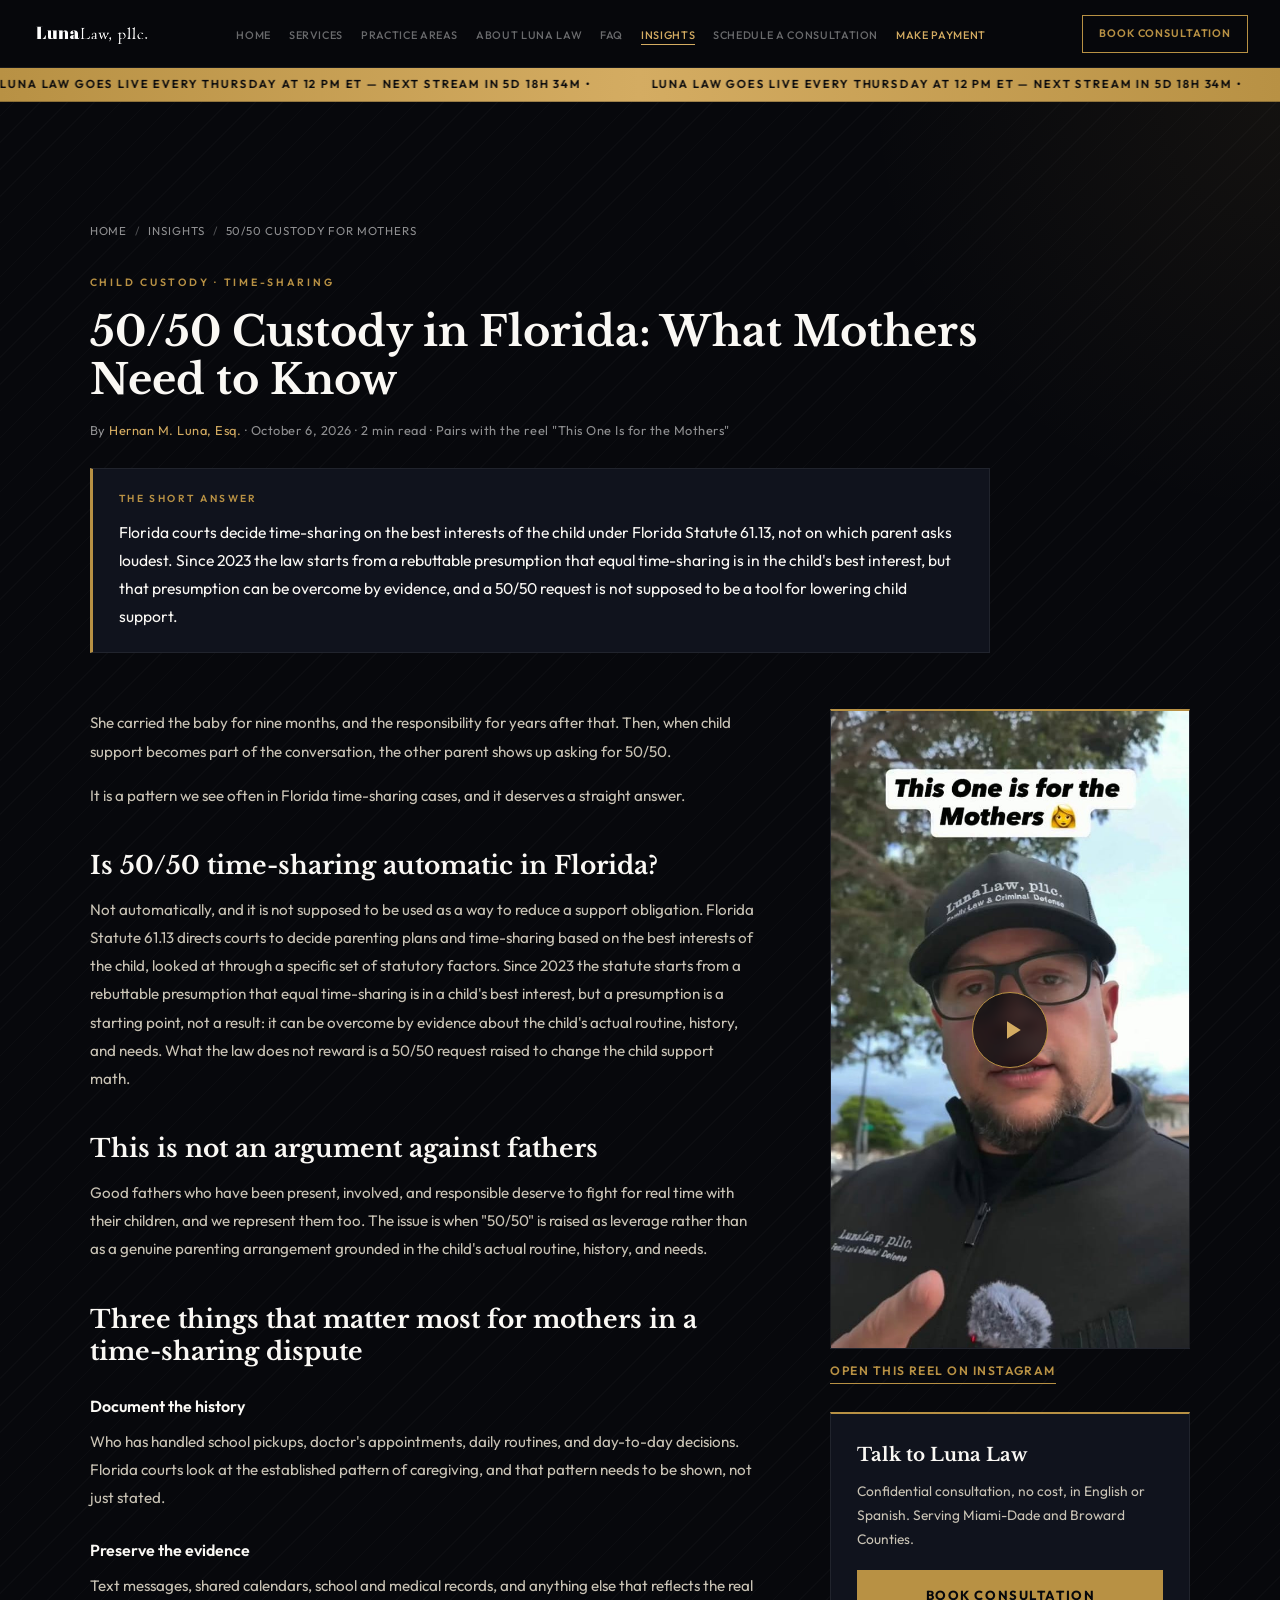
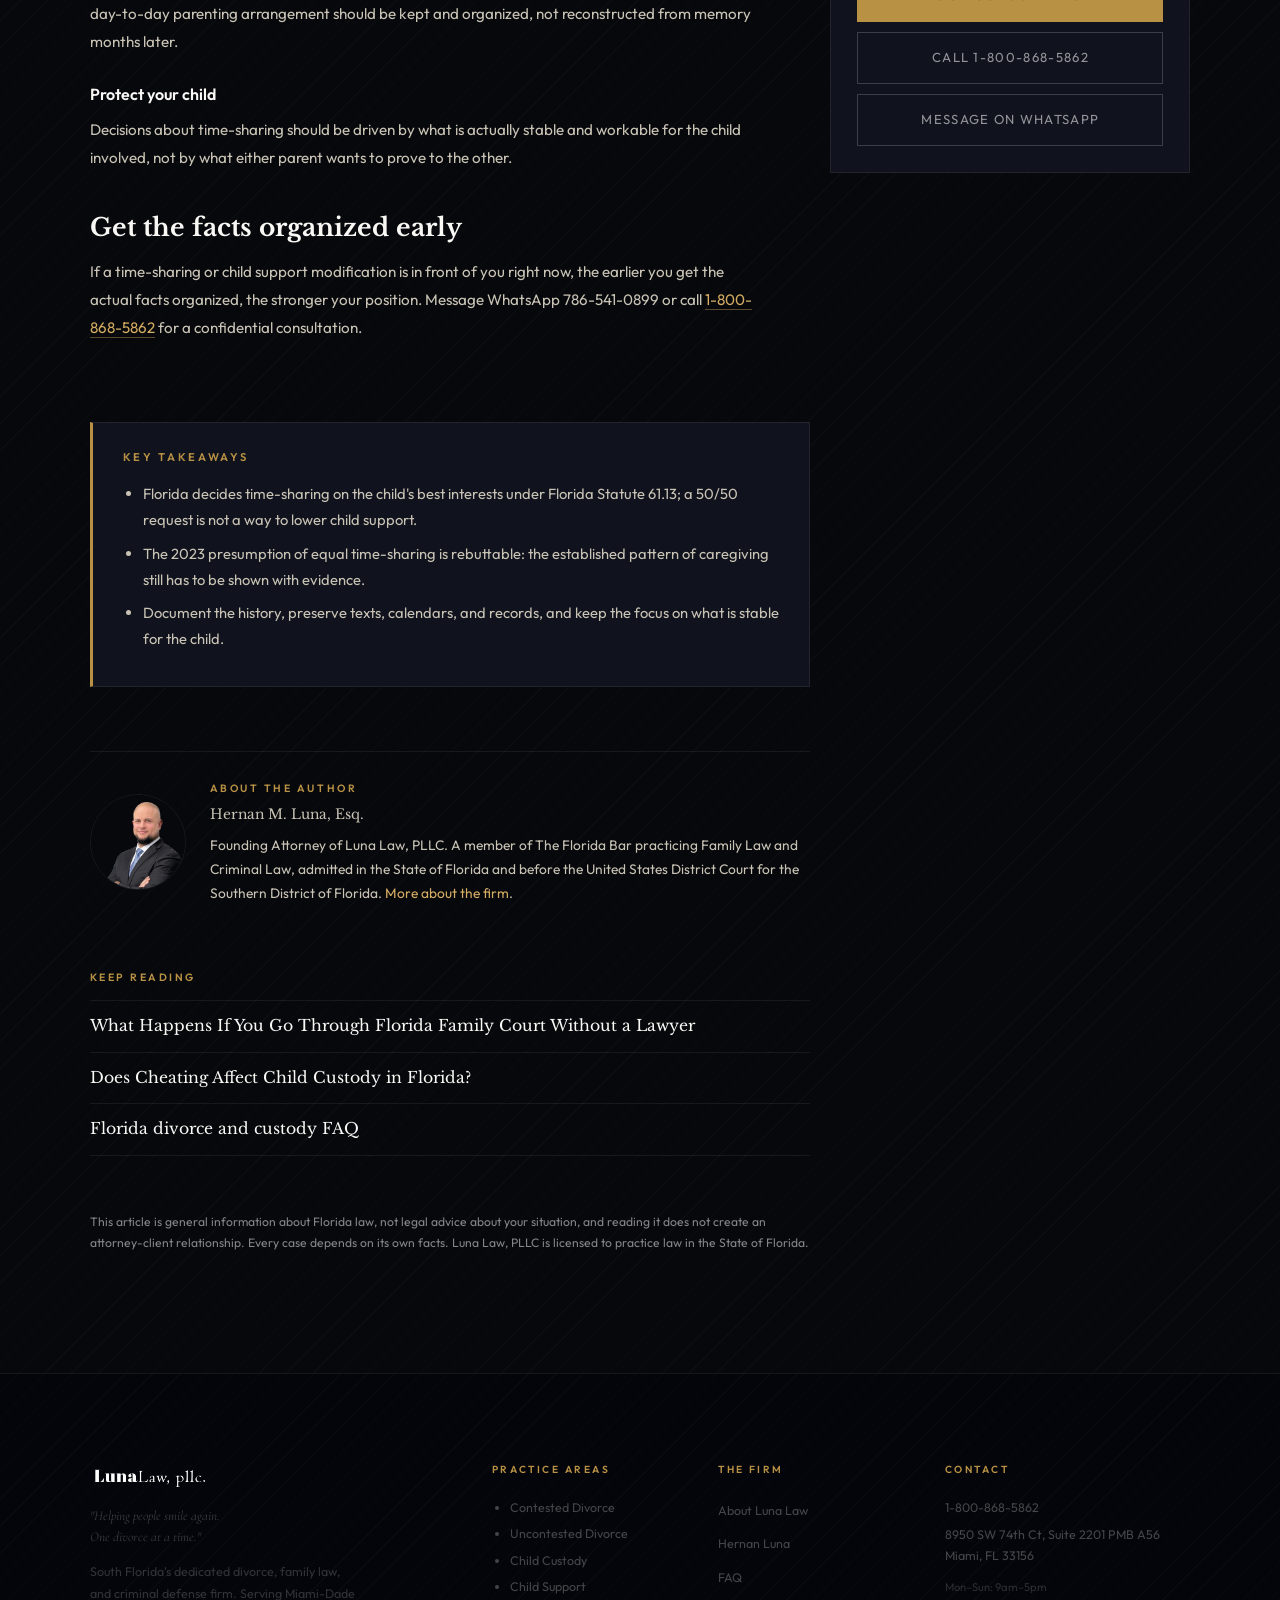
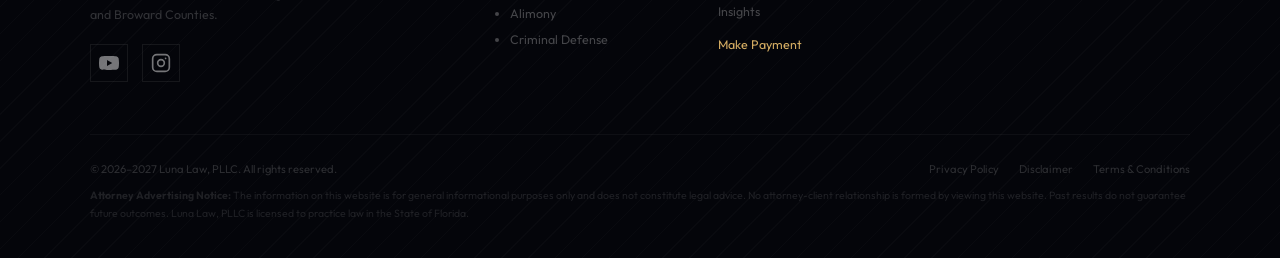
<file: insights/50-50-custody-florida-mothers.html>
<!DOCTYPE html>
<html lang="en">
<head>
<!-- Google tag (gtag.js) -->
<script async src="https://www.googletagmanager.com/gtag/js?id=G-KQM1N2SDG9"></script>
<script>
  window.dataLayer = window.dataLayer || [];
  function gtag(){dataLayer.push(arguments);}
  gtag('js', new Date());
  gtag('config', 'G-KQM1N2SDG9');
</script>
<meta charset="UTF-8">
<meta name="viewport" content="width=device-width,initial-scale=1.0">
<meta name="description" content="Is 50/50 time-sharing automatic in Florida? What mothers should document, preserve, and prioritize when a 50/50 request arrives alongside a child support dispute.">
<title>50/50 Custody in Florida: What Mothers Need to Know | Luna Law</title>
<link rel="canonical" href="https://hlunalaw.com/insights/50-50-custody-florida-mothers.html">
<script type="application/ld+json">
{
  "@context": "https://schema.org",
  "@graph": [
    {
      "@type": "BlogPosting",
      "@id": "https://hlunalaw.com/insights/50-50-custody-florida-mothers.html",
      "mainEntityOfPage": {
        "@type": "WebPage",
        "@id": "https://hlunalaw.com/insights/50-50-custody-florida-mothers.html"
      },
      "headline": "50/50 Custody in Florida: What Mothers Need to Know",
      "description": "Is 50/50 time-sharing automatic in Florida? What mothers should document, preserve, and prioritize when a 50/50 request arrives alongside a child support dispute.",
      "image": "https://hlunalaw.com/assets/team.jpg",
      "datePublished": "2026-10-06",
      "dateModified": "2026-10-11",
      "inLanguage": "en-US",
      "isAccessibleForFree": true,
      "articleSection": "Child Custody",
      "keywords": [
        "50/50 custody Florida",
        "equal time-sharing Florida",
        "Florida Statute 61.13",
        "parenting plan Florida",
        "child support and time-sharing"
      ],
      "author": {
        "@type": "Person",
        "name": "Hernan M. Luna, Esq.",
        "jobTitle": "Founding Attorney",
        "url": "https://hlunalaw.com/about.html",
        "worksFor": {
          "@type": "Organization",
          "name": "Luna Law, PLLC"
        }
      },
      "publisher": {
        "@type": "Organization",
        "name": "Luna Law, PLLC",
        "url": "https://hlunalaw.com/",
        "logo": {
          "@type": "ImageObject",
          "url": "https://hlunalaw.com/assets/logo.png"
        }
      },
      "isPartOf": {
        "@id": "https://hlunalaw.com/insights/#blog"
      },
      "sameAs": "https://www.instagram.com/reel/DdfTpL4pCf3/"
    },
    {
      "@type": "BreadcrumbList",
      "itemListElement": [
        {
          "@type": "ListItem",
          "position": 1,
          "name": "Home",
          "item": "https://hlunalaw.com/"
        },
        {
          "@type": "ListItem",
          "position": 2,
          "name": "Insights",
          "item": "https://hlunalaw.com/insights/"
        },
        {
          "@type": "ListItem",
          "position": 3,
          "name": "50/50 Custody in Florida: What Mothers Need to Know",
          "item": "https://hlunalaw.com/insights/50-50-custody-florida-mothers.html"
        }
      ]
    }
  ]
}
</script>
<meta property="og:type" content="article">
<meta property="og:site_name" content="Luna Law, PLLC">
<meta property="og:title" content="50/50 Custody in Florida: What Mothers Need to Know | Luna Law">
<meta property="og:description" content="Is 50/50 time-sharing automatic in Florida? What mothers should document, preserve, and prioritize when a 50/50 request arrives alongside a child support dispute.">
<meta property="og:url" content="https://hlunalaw.com/insights/50-50-custody-florida-mothers.html">
<meta property="og:image" content="https://hlunalaw.com/assets/team.jpg">
<meta property="og:locale" content="en_US">
<meta property="article:published_time" content="2026-10-06">
<meta property="article:author" content="https://hlunalaw.com/about.html">
<meta name="robots" content="index, follow">
<meta name="author" content="Hernan M. Luna, Esq.">
<meta name="twitter:card" content="summary_large_image">
<meta name="twitter:title" content="50/50 Custody in Florida: What Mothers Need to Know | Luna Law">
<meta name="twitter:description" content="Is 50/50 time-sharing automatic in Florida? What mothers should document, preserve, and prioritize when a 50/50 request arrives alongside a child support dispute.">
<meta name="twitter:image" content="https://hlunalaw.com/assets/team.jpg">
<link rel="preconnect" href="https://fonts.googleapis.com">
<link rel="preconnect" href="https://fonts.gstatic.com" crossorigin>
<link href="https://fonts.googleapis.com/css2?family=Libre+Baskerville:ital,wght@0,400;0,700;1,400&family=Outfit:wght@300;400;500;600;700&family=Cormorant+Garamond:ital,wght@1,300;1,400&display=swap" rel="stylesheet" media="print" onload="this.media='all'">
<noscript><link href="https://fonts.googleapis.com/css2?family=Libre+Baskerville:ital,wght@0,400;0,700;1,400&family=Outfit:wght@300;400;500;600;700&family=Cormorant+Garamond:ital,wght@1,300;1,400&display=swap" rel="stylesheet"></noscript>

<link rel="stylesheet" href="/css/styles.css">
</head>
<body>
<a class="skip" href="#main">Skip to main content</a>

<header role="banner">
  <nav class="nav" aria-label="Main navigation">
    <a href="/index.html" class="nav-logo" aria-label="Luna Law Home"><img src="/assets/logo.png" alt="Luna Law, PLLC" width="220" height="55"></a>
    <ul class="nav-links" role="list">
      <li><a href="/index.html">Home</a></li>
      <li><a href="/index.html#services">Services</a></li>
      <li><a href="/index.html#practice">Practice Areas</a></li>
      <li><a href="/about.html">About Luna Law</a></li>
      <li><a href="/faq.html">FAQ</a></li>
      <li><a href="/insights/" class="active" aria-current="page">Insights</a></li>
      <li class="nav-schedule"><a href="https://calendly.com/hernanlunalaw" onclick="gtag('event', 'book_consultation_click', {'event_category': 'engagement', 'event_label': 'Calendly Booking'});" target="_blank" rel="noopener noreferrer">Schedule a Consultation</a></li>
      <li><a href="https://secure.lawpay.com/pages/luna/operating" onclick="gtag('event', 'make_payment_click', {'event_category': 'engagement', 'event_label': 'LawPay Payment'});" target="_blank" rel="noopener noreferrer" style="color:var(--gold-lt)">Make Payment</a></li>
    </ul>
    <a href="https://calendly.com/hernanlunalaw" onclick="gtag('event', 'book_consultation_click', {'event_category': 'engagement', 'event_label': 'Calendly Booking'});" target="_blank" rel="noopener noreferrer" class="nav-cta">Book Consultation</a>
    <button class="nav-toggle" aria-label="Open menu" aria-expanded="false" aria-controls="nav-drawer" id="nav-btn">
      <span aria-hidden="true"></span><span aria-hidden="true"></span><span aria-hidden="true"></span>
    </button>
  </nav>
  <nav class="nav-drawer" id="nav-drawer" aria-label="Mobile navigation" aria-hidden="true">
    <a href="/index.html">Home</a>
    <a href="/index.html#services">Services</a>
    <a href="/index.html#practice">Practice Areas</a>
    <a href="/about.html">About Luna Law</a>
    <a href="/faq.html">FAQ</a>
    <a href="/insights/">Insights</a>
    <a href="https://calendly.com/hernanlunalaw" onclick="gtag('event', 'book_consultation_click', {'event_category': 'engagement', 'event_label': 'Calendly Booking'});" target="_blank" rel="noopener noreferrer">Schedule a Consultation</a>
    <a href="https://secure.lawpay.com/pages/luna/operating" onclick="gtag('event', 'make_payment_click', {'event_category': 'engagement', 'event_label': 'LawPay Payment'});" target="_blank" style="color:var(--gold-lt);font-size:1.2rem!important">Make Payment</a>
    <a href="tel:+18008685862" onclick="gtag('event', 'phone_call_click', {'event_category': 'engagement', 'event_label': 'Phone Call'});" class="drawer-phone">1-800-868-5862</a>
    <a href="https://calendly.com/hernanlunalaw" onclick="gtag('event', 'book_consultation_click', {'event_category': 'engagement', 'event_label': 'Calendly Booking'});" target="_blank" rel="noopener noreferrer" class="drawer-cta">Book Consultation</a>
  </nav>
</header>
<a class="live-ticker" id="live-ticker" href="https://www.youtube.com/@UnoNextLatino" target="_blank" rel="noopener noreferrer" onclick="gtag('event', 'watch_live_click', {'event_category': 'engagement', 'event_label': 'YouTube Live Banner'});" aria-label="Luna Law is live on YouTube every Thursday at 12 PM Eastern. Watch the stream.">
  <div class="live-ticker-track" aria-hidden="true">
    <span class="live-ticker-content" id="ticker-a"></span><span class="live-ticker-content" id="ticker-b"></span>
  </div>
</a>

<main id="main">
<article class="section" style="background:var(--void);" aria-labelledby="post-h">
  <div class="tx tx-lines" aria-hidden="true"></div>
  <div class="corner-glow" aria-hidden="true"></div>
  <div class="section-wrap">

    <nav class="ins-crumb reveal" aria-label="Breadcrumb"><ol><li><a href="/index.html">Home</a></li><li><a href="/insights/">Insights</a></li><li aria-current="page">50/50 Custody for Mothers</li></ol></nav>

    <header class="ins-head reveal">
      <div class="s-label"><span class="s-label-bar" aria-hidden="true"></span><span class="s-label-text">Child Custody · Time-Sharing</span></div>
      <h1 class="s-title ins-title" id="post-h">50/50 Custody in Florida: What Mothers Need to Know</h1>
      <p class="ins-meta">By <a href="/about.html">Hernan M. Luna, Esq.</a> · <time datetime="2026-10-06">October 6, 2026</time> · 2 min read · Pairs with the reel "This One Is for the Mothers"</p>
      <div class="ins-answer">
        <p class="ins-answer-label">The short answer</p>
        <p>Florida courts decide time-sharing on the best interests of the child under Florida Statute 61.13, not on which parent asks loudest. Since 2023 the law starts from a rebuttable presumption that equal time-sharing is in the child's best interest, but that presumption can be overcome by evidence, and a 50/50 request is not supposed to be a tool for lowering child support.</p>
      </div>
    </header>

    <div class="ins-layout">

      <aside class="ins-aside reveal" aria-label="Watch the reel and contact Luna Law">
        <div>
          <div class="ig-lite" data-reel-id="DdfTpL4pCf3" data-reel-title="This One Is for the Mothers">
            <img class="ig-lite-poster" src="/assets/insights/reel-50-50-custody-florida-mothers.jpg" alt="Cover of the Ask Luna reel: This One Is for the Mothers" width="640" height="1138" loading="lazy" decoding="async">
            <span class="ig-lite-badge" aria-hidden="true"><svg viewBox="0 0 24 24" fill="none" stroke="currentColor" stroke-width="2" stroke-linecap="round" stroke-linejoin="round"><rect x="2" y="2" width="20" height="20" rx="5"/><circle cx="12" cy="12" r="4"/><line x1="17.5" y1="6.5" x2="17.51" y2="6.5"/></svg>Reel</span>
            <button type="button" class="yt-lite-play" aria-label="Play the Instagram reel: This One Is for the Mothers"><svg viewBox="0 0 24 24" aria-hidden="true"><path d="M8 5v14l11-7z"/></svg></button>
            <span class="ig-lite-caption" aria-hidden="true">This One Is for the Mothers<span>Watch the reel · @hlunalaw</span></span>
          </div>
          <a class="ins-reel-link" href="https://www.instagram.com/reel/DdfTpL4pCf3/" onclick="gtag('event', 'instagram_click', {'event_category': 'engagement', 'event_label': 'Reel Link: For the Mothers'});" target="_blank" rel="noopener noreferrer">Open this reel on Instagram</a>
        </div>
        <div class="ins-cta">
          <h2>Talk to Luna Law</h2>
          <p>Confidential consultation, no cost, in English or Spanish. Serving Miami-Dade and Broward Counties.</p>
          <div class="ins-cta-actions">
            <a href="https://calendly.com/hernanlunalaw" onclick="gtag('event', 'book_consultation_click', {'event_category': 'engagement', 'event_label': 'Calendly Booking'});" target="_blank" rel="noopener noreferrer" class="btn-gold">Book Consultation</a>
            <a href="tel:+18008685862" onclick="gtag('event', 'phone_call_click', {'event_category': 'engagement', 'event_label': 'Phone Call'});" class="btn-ghost">Call 1-800-868-5862</a>
            <a href="https://wa.me/17865410899" onclick="gtag('event', 'whatsapp_click', {'event_category': 'engagement', 'event_label': 'WhatsApp Insights CTA'});" target="_blank" rel="noopener noreferrer" class="btn-ghost">Message on WhatsApp</a>
          </div>
        </div>
      </aside>

      <div class="ins-body reveal">
        <p>She carried the baby for nine months, and the responsibility for years after that. Then, when child support becomes part of the conversation, the other parent shows up asking for 50/50.</p>
        <p>It is a pattern we see often in Florida time-sharing cases, and it deserves a straight answer.</p>

        <h2>Is 50/50 time-sharing automatic in Florida?</h2>
        <p>Not automatically, and it is not supposed to be used as a way to reduce a support obligation. Florida Statute 61.13 directs courts to decide parenting plans and time-sharing based on the best interests of the child, looked at through a specific set of statutory factors. Since 2023 the statute starts from a rebuttable presumption that equal time-sharing is in a child's best interest, but a presumption is a starting point, not a result: it can be overcome by evidence about the child's actual routine, history, and needs. What the law does not reward is a 50/50 request raised to change the child support math.</p>

        <h2>This is not an argument against fathers</h2>
        <p>Good fathers who have been present, involved, and responsible deserve to fight for real time with their children, and we represent them too. The issue is when "50/50" is raised as leverage rather than as a genuine parenting arrangement grounded in the child's actual routine, history, and needs.</p>

        <h2>Three things that matter most for mothers in a time-sharing dispute</h2>

        <h3>Document the history</h3>
        <p>Who has handled school pickups, doctor's appointments, daily routines, and day-to-day decisions. Florida courts look at the established pattern of caregiving, and that pattern needs to be shown, not just stated.</p>

        <h3>Preserve the evidence</h3>
        <p>Text messages, shared calendars, school and medical records, and anything else that reflects the real day-to-day parenting arrangement should be kept and organized, not reconstructed from memory months later.</p>

        <h3>Protect your child</h3>
        <p>Decisions about time-sharing should be driven by what is actually stable and workable for the child involved, not by what either parent wants to prove to the other.</p>

        <h2>Get the facts organized early</h2>
        <p>If a time-sharing or child support modification is in front of you right now, the earlier you get the actual facts organized, the stronger your position. Message WhatsApp 786-541-0899 or call <a href="tel:+18008685862" onclick="gtag('event', 'phone_call_click', {'event_category': 'engagement', 'event_label': 'Phone Call'});">1-800-868-5862</a> for a confidential consultation.</p>
      </div>

    </div>

    <section class="ins-takeaways reveal" aria-labelledby="tk-h">
      <h2 id="tk-h">Key takeaways</h2>
      <ul>
        <li>Florida decides time-sharing on the child's best interests under Florida Statute 61.13; a 50/50 request is not a way to lower child support.</li>
        <li>The 2023 presumption of equal time-sharing is rebuttable: the established pattern of caregiving still has to be shown with evidence.</li>
        <li>Document the history, preserve texts, calendars, and records, and keep the focus on what is stable for the child.</li>
      </ul>
    </section>

    <section class="ins-author reveal" aria-labelledby="au-h">
      <img src="/assets/team/hernan-luna.jpg" alt="Hernan M. Luna, Esq., Founding Attorney at Luna Law, PLLC" width="96" height="96" loading="lazy" decoding="async">
      <div>
        <h2 id="au-h">About the author</h2>
        <p class="ins-author-name">Hernan M. Luna, Esq.</p>
        <p>Founding Attorney of Luna Law, PLLC. A member of The Florida Bar practicing Family Law and Criminal Law, admitted in the State of Florida and before the United States District Court for the Southern District of Florida. <a href="/about.html">More about the firm</a>.</p>
      </div>
    </section>

    <nav class="ins-related reveal" aria-labelledby="rel-h">
      <h2 id="rel-h">Keep reading</h2>
      <ul>
        <li><a href="/insights/florida-family-court-without-a-lawyer.html">What Happens If You Go Through Florida Family Court Without a Lawyer</a></li>
        <li><a href="/insights/does-cheating-affect-child-custody-florida.html">Does Cheating Affect Child Custody in Florida?</a></li>
        <li><a href="/faq.html">Florida divorce and custody FAQ</a></li>
      </ul>
    </nav>

    <p class="ins-disclaimer reveal">This article is general information about Florida law, not legal advice about your situation, and reading it does not create an attorney-client relationship. Every case depends on its own facts. Luna Law, PLLC is licensed to practice law in the State of Florida.</p>

  </div>
</article>
</main>

<!-- FOOTER -->
<footer class="footer" role="contentinfo">
  <div class="tx tx-lines" aria-hidden="true"></div>
  <img class="footer-sig" src="/assets/sig.png" alt="" role="presentation" width="300" height="78" loading="lazy" decoding="async">
  <div class="section-wrap" style="padding:0 clamp(28px,7vw,90px);">
    <div class="footer-grid">
      <div>
        <div class="footer-logo"><img src="/assets/logo.png" alt="Luna Law, PLLC" width="220" height="55" loading="lazy" decoding="async"></div>
        <p class="footer-tagline">"Helping people smile again.<br>One divorce at a time."</p>
        <p class="footer-desc">South Florida's dedicated divorce, family law, and criminal defense firm. Serving Miami-Dade and Broward Counties.</p>
        <div class="footer-social" aria-label="Social media">
          <a href="https://www.youtube.com/@LunaLawMiami" onclick="gtag('event', 'youtube_click', {'event_category': 'engagement', 'event_label': 'Footer Icon'});" target="_blank" rel="noopener noreferrer" aria-label="Luna Law on YouTube"><svg width="20" height="20" viewBox="0 0 24 24" fill="currentColor" aria-hidden="true"><path d="M23.5 6.2a3 3 0 0 0-2.1-2.1C19.5 3.6 12 3.6 12 3.6s-7.5 0-9.4.5A3 3 0 0 0 .5 6.2 31 31 0 0 0 0 12a31 31 0 0 0 .5 5.8 3 3 0 0 0 2.1 2.1c1.9.5 9.4.5 9.4.5s7.5 0 9.4-.5a3 3 0 0 0 2.1-2.1A31 31 0 0 0 24 12a31 31 0 0 0-.5-5.8zM9.6 15.6V8.4l6.3 3.6-6.3 3.6z"/></svg></a>
          <a href="https://instagram.com/hlunalaw" onclick="gtag('event', 'instagram_click', {'event_category': 'engagement', 'event_label': 'Footer Icon'});" target="_blank" rel="noopener noreferrer" aria-label="Luna Law on Instagram"><svg width="20" height="20" viewBox="0 0 24 24" fill="none" stroke="currentColor" stroke-width="2" stroke-linecap="round" stroke-linejoin="round" aria-hidden="true"><rect x="2" y="2" width="20" height="20" rx="5"/><circle cx="12" cy="12" r="4"/><line x1="17.5" y1="6.5" x2="17.51" y2="6.5"/></svg></a>
        </div>
      </div>
      <nav aria-label="Practice areas"><div class="footer-head">Practice Areas</div><ul class="footer-links-plain"><li>Contested Divorce</li><li>Uncontested Divorce</li><li>Child Custody</li><li>Child Support</li><li>Alimony</li><li>Criminal Defense</li></ul></nav>
      <nav aria-label="Firm links"><div class="footer-head">The Firm</div><ul class="footer-links"><li><a href="/about.html">About Luna Law</a></li><li><a href="/index.html#attorney">Hernan Luna</a></li><li><a href="/faq.html">FAQ</a></li><li><a href="/insights/">Insights</a></li><li><a href="https://secure.lawpay.com/pages/luna/operating" onclick="gtag('event', 'make_payment_click', {'event_category': 'engagement', 'event_label': 'LawPay Payment'});" target="_blank" rel="noopener noreferrer" style="color:var(--gold-lt)">Make Payment</a></li></ul></nav>
      <div class="footer-contact"><div class="footer-head">Contact</div><p><a href="tel:+18008685862" onclick="gtag('event', 'phone_call_click', {'event_category': 'engagement', 'event_label': 'Phone Call'});">1-800-868-5862</a></p><p>8950 SW 74th Ct, Suite 2201 PMB A56<br>Miami, FL 33156</p><p style="margin-top:12px;font-size:.7rem;color:rgba(255,255,255,.16)">Mon–Sun: 9am–5pm</p></div>
    </div>
    <div class="footer-bottom">
      <p class="footer-copy">© 2026–2027 Luna Law, PLLC. All rights reserved.</p>
      <nav class="footer-legal" aria-label="Legal links"><a href="/privacy-terms.html">Privacy Policy</a><a href="#">Disclaimer</a><a href="/privacy-terms.html">Terms &amp; Conditions</a></nav>
    </div>
    <p class="footer-disclaimer"><strong>Attorney Advertising Notice:</strong> The information on this website is for general informational purposes only and does not constitute legal advice. No attorney-client relationship is formed by viewing this website. Past results do not guarantee future outcomes. Luna Law, PLLC is licensed to practice law in the State of Florida.</p>
  </div>
</footer>

<script src="/js/scripts.js"></script>
</body>
</html>
</file>
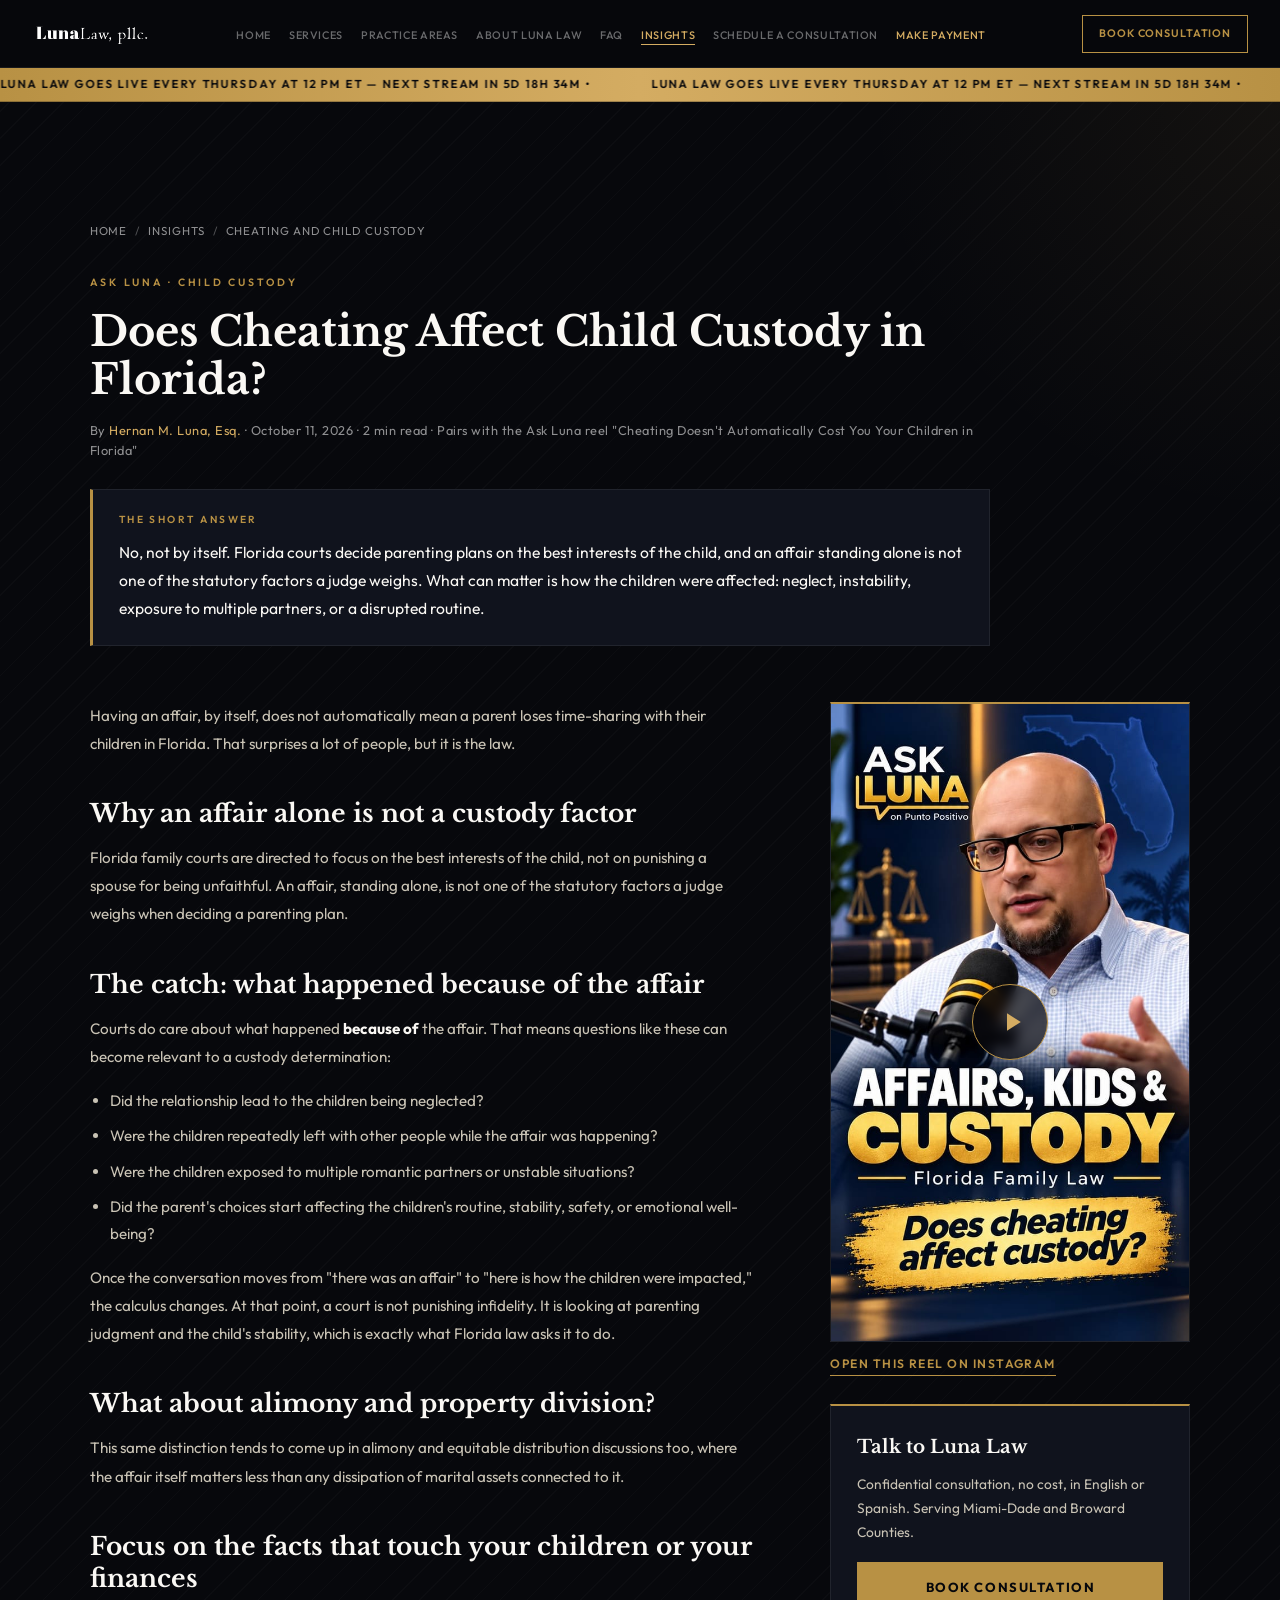
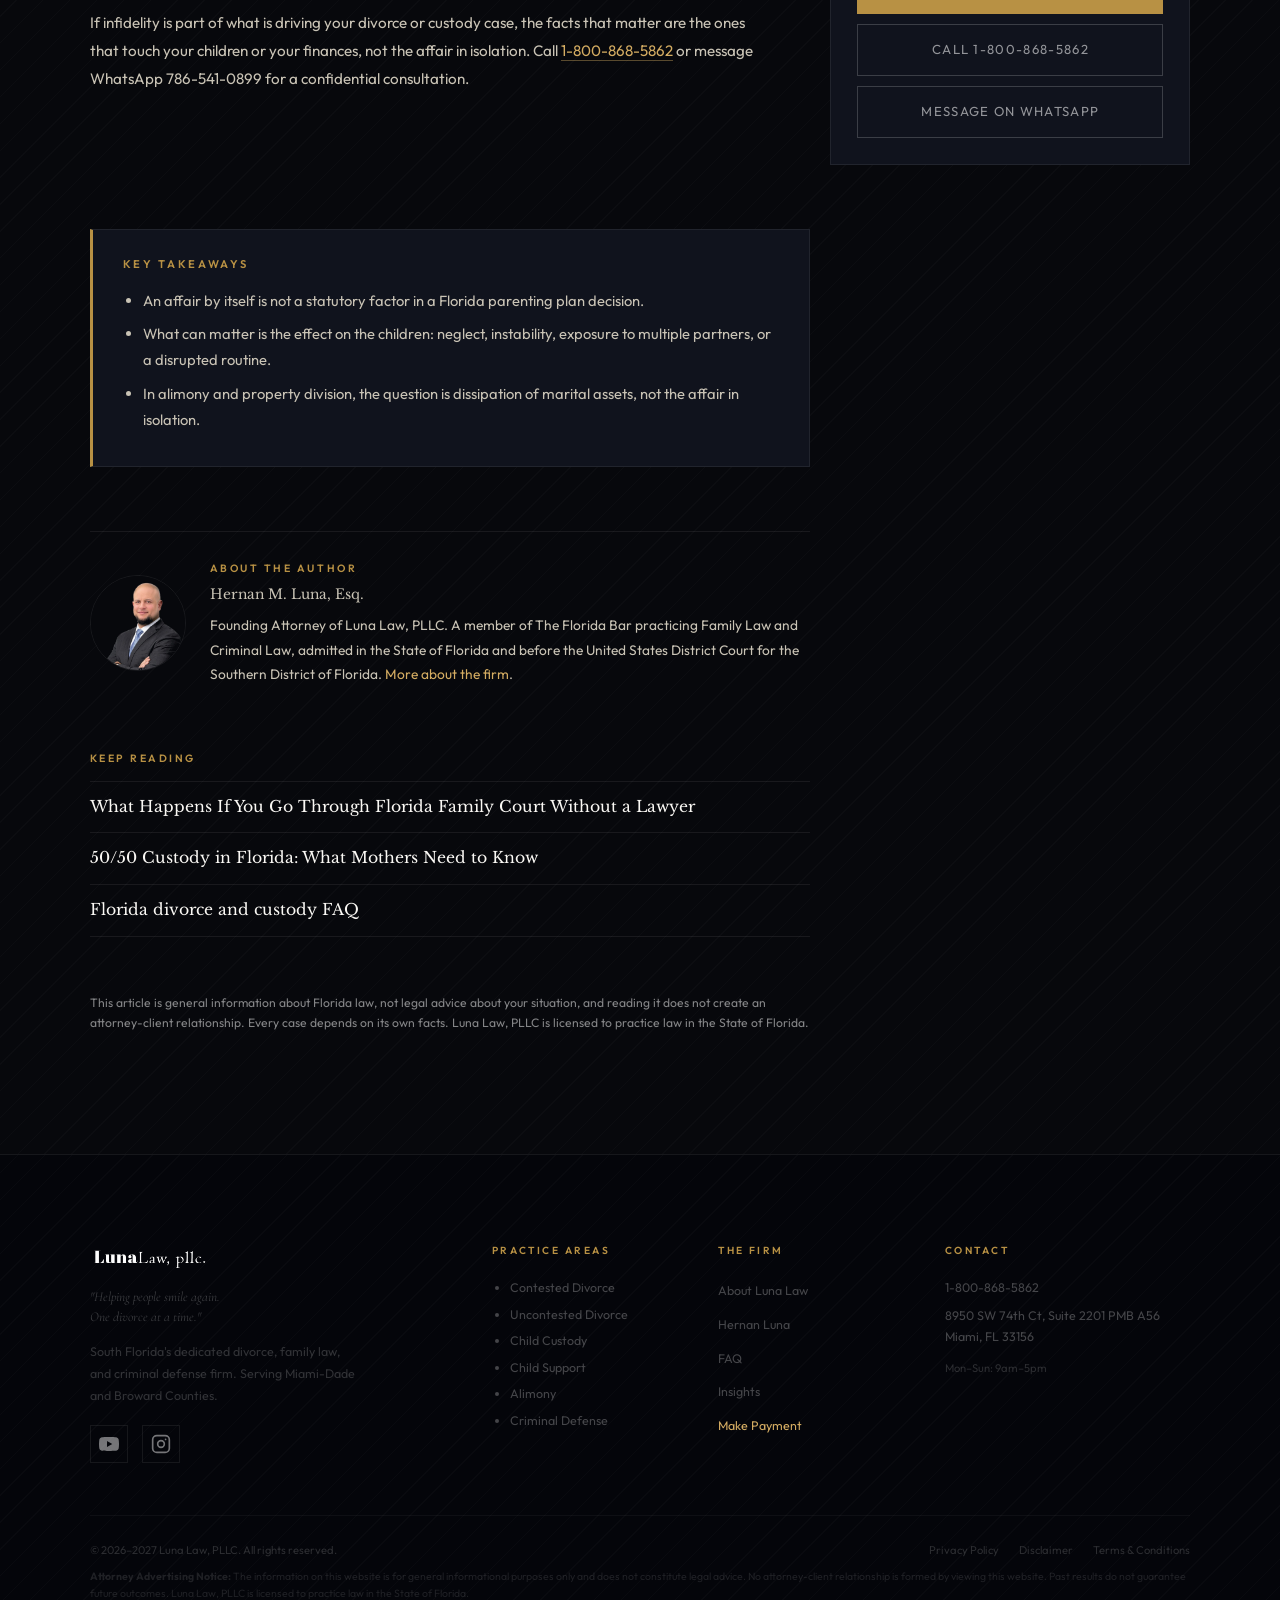
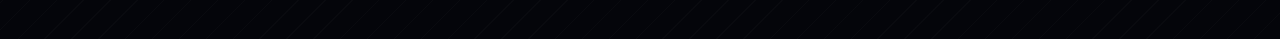
<file: insights/does-cheating-affect-child-custody-florida.html>
<!DOCTYPE html>
<html lang="en">
<head>
<!-- Google tag (gtag.js) -->
<script async src="https://www.googletagmanager.com/gtag/js?id=G-KQM1N2SDG9"></script>
<script>
  window.dataLayer = window.dataLayer || [];
  function gtag(){dataLayer.push(arguments);}
  gtag('js', new Date());
  gtag('config', 'G-KQM1N2SDG9');
</script>
<meta charset="UTF-8">
<meta name="viewport" content="width=device-width,initial-scale=1.0">
<meta name="description" content="An affair by itself does not cost a parent time-sharing in Florida. What courts do look at is what happened to the children because of it. An Ask Luna explainer from Hernan Luna.">
<title>Does Cheating Affect Child Custody in Florida? | Luna Law</title>
<link rel="canonical" href="https://hlunalaw.com/insights/does-cheating-affect-child-custody-florida.html">
<script type="application/ld+json">
{
  "@context": "https://schema.org",
  "@graph": [
    {
      "@type": "BlogPosting",
      "@id": "https://hlunalaw.com/insights/does-cheating-affect-child-custody-florida.html",
      "mainEntityOfPage": {
        "@type": "WebPage",
        "@id": "https://hlunalaw.com/insights/does-cheating-affect-child-custody-florida.html"
      },
      "headline": "Does Cheating Affect Child Custody in Florida?",
      "description": "An affair by itself does not cost a parent time-sharing in Florida. What courts do look at is what happened to the children because of it. An Ask Luna explainer from Hernan Luna.",
      "image": "https://hlunalaw.com/assets/team.jpg",
      "datePublished": "2026-10-11",
      "dateModified": "2026-10-11",
      "inLanguage": "en-US",
      "isAccessibleForFree": true,
      "articleSection": "Child Custody",
      "keywords": [
        "cheating and child custody Florida",
        "adultery custody Florida",
        "infidelity time-sharing",
        "best interests of the child Florida",
        "dissipation of marital assets"
      ],
      "author": {
        "@type": "Person",
        "name": "Hernan M. Luna, Esq.",
        "jobTitle": "Founding Attorney",
        "url": "https://hlunalaw.com/about.html",
        "worksFor": {
          "@type": "Organization",
          "name": "Luna Law, PLLC"
        }
      },
      "publisher": {
        "@type": "Organization",
        "name": "Luna Law, PLLC",
        "url": "https://hlunalaw.com/",
        "logo": {
          "@type": "ImageObject",
          "url": "https://hlunalaw.com/assets/logo.png"
        }
      },
      "isPartOf": {
        "@id": "https://hlunalaw.com/insights/#blog"
      },
      "sameAs": "https://www.instagram.com/reel/Dd125MKJiFO/"
    },
    {
      "@type": "BreadcrumbList",
      "itemListElement": [
        {
          "@type": "ListItem",
          "position": 1,
          "name": "Home",
          "item": "https://hlunalaw.com/"
        },
        {
          "@type": "ListItem",
          "position": 2,
          "name": "Insights",
          "item": "https://hlunalaw.com/insights/"
        },
        {
          "@type": "ListItem",
          "position": 3,
          "name": "Does Cheating Affect Child Custody in Florida?",
          "item": "https://hlunalaw.com/insights/does-cheating-affect-child-custody-florida.html"
        }
      ]
    }
  ]
}
</script>
<meta property="og:type" content="article">
<meta property="og:site_name" content="Luna Law, PLLC">
<meta property="og:title" content="Does Cheating Affect Child Custody in Florida? | Luna Law">
<meta property="og:description" content="An affair by itself does not cost a parent time-sharing in Florida. What courts do look at is what happened to the children because of it. An Ask Luna explainer from Hernan Luna.">
<meta property="og:url" content="https://hlunalaw.com/insights/does-cheating-affect-child-custody-florida.html">
<meta property="og:image" content="https://hlunalaw.com/assets/team.jpg">
<meta property="og:locale" content="en_US">
<meta property="article:published_time" content="2026-10-11">
<meta property="article:author" content="https://hlunalaw.com/about.html">
<meta name="robots" content="index, follow">
<meta name="author" content="Hernan M. Luna, Esq.">
<meta name="twitter:card" content="summary_large_image">
<meta name="twitter:title" content="Does Cheating Affect Child Custody in Florida? | Luna Law">
<meta name="twitter:description" content="An affair by itself does not cost a parent time-sharing in Florida. What courts do look at is what happened to the children because of it. An Ask Luna explainer from Hernan Luna.">
<meta name="twitter:image" content="https://hlunalaw.com/assets/team.jpg">
<link rel="preconnect" href="https://fonts.googleapis.com">
<link rel="preconnect" href="https://fonts.gstatic.com" crossorigin>
<link href="https://fonts.googleapis.com/css2?family=Libre+Baskerville:ital,wght@0,400;0,700;1,400&family=Outfit:wght@300;400;500;600;700&family=Cormorant+Garamond:ital,wght@1,300;1,400&display=swap" rel="stylesheet" media="print" onload="this.media='all'">
<noscript><link href="https://fonts.googleapis.com/css2?family=Libre+Baskerville:ital,wght@0,400;0,700;1,400&family=Outfit:wght@300;400;500;600;700&family=Cormorant+Garamond:ital,wght@1,300;1,400&display=swap" rel="stylesheet"></noscript>

<link rel="stylesheet" href="/css/styles.css">
</head>
<body>
<a class="skip" href="#main">Skip to main content</a>

<header role="banner">
  <nav class="nav" aria-label="Main navigation">
    <a href="/index.html" class="nav-logo" aria-label="Luna Law Home"><img src="/assets/logo.png" alt="Luna Law, PLLC" width="220" height="55"></a>
    <ul class="nav-links" role="list">
      <li><a href="/index.html">Home</a></li>
      <li><a href="/index.html#services">Services</a></li>
      <li><a href="/index.html#practice">Practice Areas</a></li>
      <li><a href="/about.html">About Luna Law</a></li>
      <li><a href="/faq.html">FAQ</a></li>
      <li><a href="/insights/" class="active" aria-current="page">Insights</a></li>
      <li class="nav-schedule"><a href="https://calendly.com/hernanlunalaw" onclick="gtag('event', 'book_consultation_click', {'event_category': 'engagement', 'event_label': 'Calendly Booking'});" target="_blank" rel="noopener noreferrer">Schedule a Consultation</a></li>
      <li><a href="https://secure.lawpay.com/pages/luna/operating" onclick="gtag('event', 'make_payment_click', {'event_category': 'engagement', 'event_label': 'LawPay Payment'});" target="_blank" rel="noopener noreferrer" style="color:var(--gold-lt)">Make Payment</a></li>
    </ul>
    <a href="https://calendly.com/hernanlunalaw" onclick="gtag('event', 'book_consultation_click', {'event_category': 'engagement', 'event_label': 'Calendly Booking'});" target="_blank" rel="noopener noreferrer" class="nav-cta">Book Consultation</a>
    <button class="nav-toggle" aria-label="Open menu" aria-expanded="false" aria-controls="nav-drawer" id="nav-btn">
      <span aria-hidden="true"></span><span aria-hidden="true"></span><span aria-hidden="true"></span>
    </button>
  </nav>
  <nav class="nav-drawer" id="nav-drawer" aria-label="Mobile navigation" aria-hidden="true">
    <a href="/index.html">Home</a>
    <a href="/index.html#services">Services</a>
    <a href="/index.html#practice">Practice Areas</a>
    <a href="/about.html">About Luna Law</a>
    <a href="/faq.html">FAQ</a>
    <a href="/insights/">Insights</a>
    <a href="https://calendly.com/hernanlunalaw" onclick="gtag('event', 'book_consultation_click', {'event_category': 'engagement', 'event_label': 'Calendly Booking'});" target="_blank" rel="noopener noreferrer">Schedule a Consultation</a>
    <a href="https://secure.lawpay.com/pages/luna/operating" onclick="gtag('event', 'make_payment_click', {'event_category': 'engagement', 'event_label': 'LawPay Payment'});" target="_blank" style="color:var(--gold-lt);font-size:1.2rem!important">Make Payment</a>
    <a href="tel:+18008685862" onclick="gtag('event', 'phone_call_click', {'event_category': 'engagement', 'event_label': 'Phone Call'});" class="drawer-phone">1-800-868-5862</a>
    <a href="https://calendly.com/hernanlunalaw" onclick="gtag('event', 'book_consultation_click', {'event_category': 'engagement', 'event_label': 'Calendly Booking'});" target="_blank" rel="noopener noreferrer" class="drawer-cta">Book Consultation</a>
  </nav>
</header>
<a class="live-ticker" id="live-ticker" href="https://www.youtube.com/@UnoNextLatino" target="_blank" rel="noopener noreferrer" onclick="gtag('event', 'watch_live_click', {'event_category': 'engagement', 'event_label': 'YouTube Live Banner'});" aria-label="Luna Law is live on YouTube every Thursday at 12 PM Eastern. Watch the stream.">
  <div class="live-ticker-track" aria-hidden="true">
    <span class="live-ticker-content" id="ticker-a"></span><span class="live-ticker-content" id="ticker-b"></span>
  </div>
</a>

<main id="main">
<article class="section" style="background:var(--void);" aria-labelledby="post-h">
  <div class="tx tx-lines" aria-hidden="true"></div>
  <div class="corner-glow" aria-hidden="true"></div>
  <div class="section-wrap">

    <nav class="ins-crumb reveal" aria-label="Breadcrumb"><ol><li><a href="/index.html">Home</a></li><li><a href="/insights/">Insights</a></li><li aria-current="page">Cheating and Child Custody</li></ol></nav>

    <header class="ins-head reveal">
      <div class="s-label"><span class="s-label-bar" aria-hidden="true"></span><span class="s-label-text">Ask Luna · Child Custody</span></div>
      <h1 class="s-title ins-title" id="post-h">Does Cheating Affect Child Custody in Florida?</h1>
      <p class="ins-meta">By <a href="/about.html">Hernan M. Luna, Esq.</a> · <time datetime="2026-10-11">October 11, 2026</time> · 2 min read · Pairs with the Ask Luna reel "Cheating Doesn't Automatically Cost You Your Children in Florida"</p>
      <div class="ins-answer">
        <p class="ins-answer-label">The short answer</p>
        <p>No, not by itself. Florida courts decide parenting plans on the best interests of the child, and an affair standing alone is not one of the statutory factors a judge weighs. What can matter is how the children were affected: neglect, instability, exposure to multiple partners, or a disrupted routine.</p>
      </div>
    </header>

    <div class="ins-layout">

      <aside class="ins-aside reveal" aria-label="Watch the reel and contact Luna Law">
        <div>
          <div class="ig-lite" data-reel-id="Dd125MKJiFO" data-reel-title="Cheating Doesn't Automatically Cost You Your Children in Florida">
            <img class="ig-lite-poster" src="/assets/insights/reel-does-cheating-affect-child-custody-florida.jpg" alt="Cover of the Ask Luna reel: Cheating Doesn't Automatically Cost You Your Children in Florida" width="640" height="1138" loading="lazy" decoding="async">
            <span class="ig-lite-badge" aria-hidden="true"><svg viewBox="0 0 24 24" fill="none" stroke="currentColor" stroke-width="2" stroke-linecap="round" stroke-linejoin="round"><rect x="2" y="2" width="20" height="20" rx="5"/><circle cx="12" cy="12" r="4"/><line x1="17.5" y1="6.5" x2="17.51" y2="6.5"/></svg>Reel</span>
            <button type="button" class="yt-lite-play" aria-label="Play the Instagram reel: Cheating Doesn't Automatically Cost You Your Children in Florida"><svg viewBox="0 0 24 24" aria-hidden="true"><path d="M8 5v14l11-7z"/></svg></button>
            <span class="ig-lite-caption" aria-hidden="true">Cheating Doesn't Automatically Cost You Your Children in Florida<span>Watch the reel · @hlunalaw</span></span>
          </div>
          <a class="ins-reel-link" href="https://www.instagram.com/reel/Dd125MKJiFO/" onclick="gtag('event', 'instagram_click', {'event_category': 'engagement', 'event_label': 'Reel Link: Cheating and Custody'});" target="_blank" rel="noopener noreferrer">Open this reel on Instagram</a>
        </div>
        <div class="ins-cta">
          <h2>Talk to Luna Law</h2>
          <p>Confidential consultation, no cost, in English or Spanish. Serving Miami-Dade and Broward Counties.</p>
          <div class="ins-cta-actions">
            <a href="https://calendly.com/hernanlunalaw" onclick="gtag('event', 'book_consultation_click', {'event_category': 'engagement', 'event_label': 'Calendly Booking'});" target="_blank" rel="noopener noreferrer" class="btn-gold">Book Consultation</a>
            <a href="tel:+18008685862" onclick="gtag('event', 'phone_call_click', {'event_category': 'engagement', 'event_label': 'Phone Call'});" class="btn-ghost">Call 1-800-868-5862</a>
            <a href="https://wa.me/17865410899" onclick="gtag('event', 'whatsapp_click', {'event_category': 'engagement', 'event_label': 'WhatsApp Insights CTA'});" target="_blank" rel="noopener noreferrer" class="btn-ghost">Message on WhatsApp</a>
          </div>
        </div>
      </aside>

      <div class="ins-body reveal">
        <p>Having an affair, by itself, does not automatically mean a parent loses time-sharing with their children in Florida. That surprises a lot of people, but it is the law.</p>

        <h2>Why an affair alone is not a custody factor</h2>
        <p>Florida family courts are directed to focus on the best interests of the child, not on punishing a spouse for being unfaithful. An affair, standing alone, is not one of the statutory factors a judge weighs when deciding a parenting plan.</p>

        <h2>The catch: what happened because of the affair</h2>
        <p>Courts do care about what happened <strong>because of</strong> the affair. That means questions like these can become relevant to a custody determination:</p>
        <ul>
          <li>Did the relationship lead to the children being neglected?</li>
          <li>Were the children repeatedly left with other people while the affair was happening?</li>
          <li>Were the children exposed to multiple romantic partners or unstable situations?</li>
          <li>Did the parent's choices start affecting the children's routine, stability, safety, or emotional well-being?</li>
        </ul>
        <p>Once the conversation moves from "there was an affair" to "here is how the children were impacted," the calculus changes. At that point, a court is not punishing infidelity. It is looking at parenting judgment and the child's stability, which is exactly what Florida law asks it to do.</p>

        <h2>What about alimony and property division?</h2>
        <p>This same distinction tends to come up in alimony and equitable distribution discussions too, where the affair itself matters less than any dissipation of marital assets connected to it.</p>

        <h2>Focus on the facts that touch your children or your finances</h2>
        <p>If infidelity is part of what is driving your divorce or custody case, the facts that matter are the ones that touch your children or your finances, not the affair in isolation. Call <a href="tel:+18008685862" onclick="gtag('event', 'phone_call_click', {'event_category': 'engagement', 'event_label': 'Phone Call'});">1-800-868-5862</a> or message WhatsApp 786-541-0899 for a confidential consultation.</p>
      </div>

    </div>

    <section class="ins-takeaways reveal" aria-labelledby="tk-h">
      <h2 id="tk-h">Key takeaways</h2>
      <ul>
        <li>An affair by itself is not a statutory factor in a Florida parenting plan decision.</li>
        <li>What can matter is the effect on the children: neglect, instability, exposure to multiple partners, or a disrupted routine.</li>
        <li>In alimony and property division, the question is dissipation of marital assets, not the affair in isolation.</li>
      </ul>
    </section>

    <section class="ins-author reveal" aria-labelledby="au-h">
      <img src="/assets/team/hernan-luna.jpg" alt="Hernan M. Luna, Esq., Founding Attorney at Luna Law, PLLC" width="96" height="96" loading="lazy" decoding="async">
      <div>
        <h2 id="au-h">About the author</h2>
        <p class="ins-author-name">Hernan M. Luna, Esq.</p>
        <p>Founding Attorney of Luna Law, PLLC. A member of The Florida Bar practicing Family Law and Criminal Law, admitted in the State of Florida and before the United States District Court for the Southern District of Florida. <a href="/about.html">More about the firm</a>.</p>
      </div>
    </section>

    <nav class="ins-related reveal" aria-labelledby="rel-h">
      <h2 id="rel-h">Keep reading</h2>
      <ul>
        <li><a href="/insights/florida-family-court-without-a-lawyer.html">What Happens If You Go Through Florida Family Court Without a Lawyer</a></li>
        <li><a href="/insights/50-50-custody-florida-mothers.html">50/50 Custody in Florida: What Mothers Need to Know</a></li>
        <li><a href="/faq.html">Florida divorce and custody FAQ</a></li>
      </ul>
    </nav>

    <p class="ins-disclaimer reveal">This article is general information about Florida law, not legal advice about your situation, and reading it does not create an attorney-client relationship. Every case depends on its own facts. Luna Law, PLLC is licensed to practice law in the State of Florida.</p>

  </div>
</article>
</main>

<!-- FOOTER -->
<footer class="footer" role="contentinfo">
  <div class="tx tx-lines" aria-hidden="true"></div>
  <img class="footer-sig" src="/assets/sig.png" alt="" role="presentation" width="300" height="78" loading="lazy" decoding="async">
  <div class="section-wrap" style="padding:0 clamp(28px,7vw,90px);">
    <div class="footer-grid">
      <div>
        <div class="footer-logo"><img src="/assets/logo.png" alt="Luna Law, PLLC" width="220" height="55" loading="lazy" decoding="async"></div>
        <p class="footer-tagline">"Helping people smile again.<br>One divorce at a time."</p>
        <p class="footer-desc">South Florida's dedicated divorce, family law, and criminal defense firm. Serving Miami-Dade and Broward Counties.</p>
        <div class="footer-social" aria-label="Social media">
          <a href="https://www.youtube.com/@LunaLawMiami" onclick="gtag('event', 'youtube_click', {'event_category': 'engagement', 'event_label': 'Footer Icon'});" target="_blank" rel="noopener noreferrer" aria-label="Luna Law on YouTube"><svg width="20" height="20" viewBox="0 0 24 24" fill="currentColor" aria-hidden="true"><path d="M23.5 6.2a3 3 0 0 0-2.1-2.1C19.5 3.6 12 3.6 12 3.6s-7.5 0-9.4.5A3 3 0 0 0 .5 6.2 31 31 0 0 0 0 12a31 31 0 0 0 .5 5.8 3 3 0 0 0 2.1 2.1c1.9.5 9.4.5 9.4.5s7.5 0 9.4-.5a3 3 0 0 0 2.1-2.1A31 31 0 0 0 24 12a31 31 0 0 0-.5-5.8zM9.6 15.6V8.4l6.3 3.6-6.3 3.6z"/></svg></a>
          <a href="https://instagram.com/hlunalaw" onclick="gtag('event', 'instagram_click', {'event_category': 'engagement', 'event_label': 'Footer Icon'});" target="_blank" rel="noopener noreferrer" aria-label="Luna Law on Instagram"><svg width="20" height="20" viewBox="0 0 24 24" fill="none" stroke="currentColor" stroke-width="2" stroke-linecap="round" stroke-linejoin="round" aria-hidden="true"><rect x="2" y="2" width="20" height="20" rx="5"/><circle cx="12" cy="12" r="4"/><line x1="17.5" y1="6.5" x2="17.51" y2="6.5"/></svg></a>
        </div>
      </div>
      <nav aria-label="Practice areas"><div class="footer-head">Practice Areas</div><ul class="footer-links-plain"><li>Contested Divorce</li><li>Uncontested Divorce</li><li>Child Custody</li><li>Child Support</li><li>Alimony</li><li>Criminal Defense</li></ul></nav>
      <nav aria-label="Firm links"><div class="footer-head">The Firm</div><ul class="footer-links"><li><a href="/about.html">About Luna Law</a></li><li><a href="/index.html#attorney">Hernan Luna</a></li><li><a href="/faq.html">FAQ</a></li><li><a href="/insights/">Insights</a></li><li><a href="https://secure.lawpay.com/pages/luna/operating" onclick="gtag('event', 'make_payment_click', {'event_category': 'engagement', 'event_label': 'LawPay Payment'});" target="_blank" rel="noopener noreferrer" style="color:var(--gold-lt)">Make Payment</a></li></ul></nav>
      <div class="footer-contact"><div class="footer-head">Contact</div><p><a href="tel:+18008685862" onclick="gtag('event', 'phone_call_click', {'event_category': 'engagement', 'event_label': 'Phone Call'});">1-800-868-5862</a></p><p>8950 SW 74th Ct, Suite 2201 PMB A56<br>Miami, FL 33156</p><p style="margin-top:12px;font-size:.7rem;color:rgba(255,255,255,.16)">Mon–Sun: 9am–5pm</p></div>
    </div>
    <div class="footer-bottom">
      <p class="footer-copy">© 2026–2027 Luna Law, PLLC. All rights reserved.</p>
      <nav class="footer-legal" aria-label="Legal links"><a href="/privacy-terms.html">Privacy Policy</a><a href="#">Disclaimer</a><a href="/privacy-terms.html">Terms &amp; Conditions</a></nav>
    </div>
    <p class="footer-disclaimer"><strong>Attorney Advertising Notice:</strong> The information on this website is for general informational purposes only and does not constitute legal advice. No attorney-client relationship is formed by viewing this website. Past results do not guarantee future outcomes. Luna Law, PLLC is licensed to practice law in the State of Florida.</p>
  </div>
</footer>

<script src="/js/scripts.js"></script>
</body>
</html>
</file>
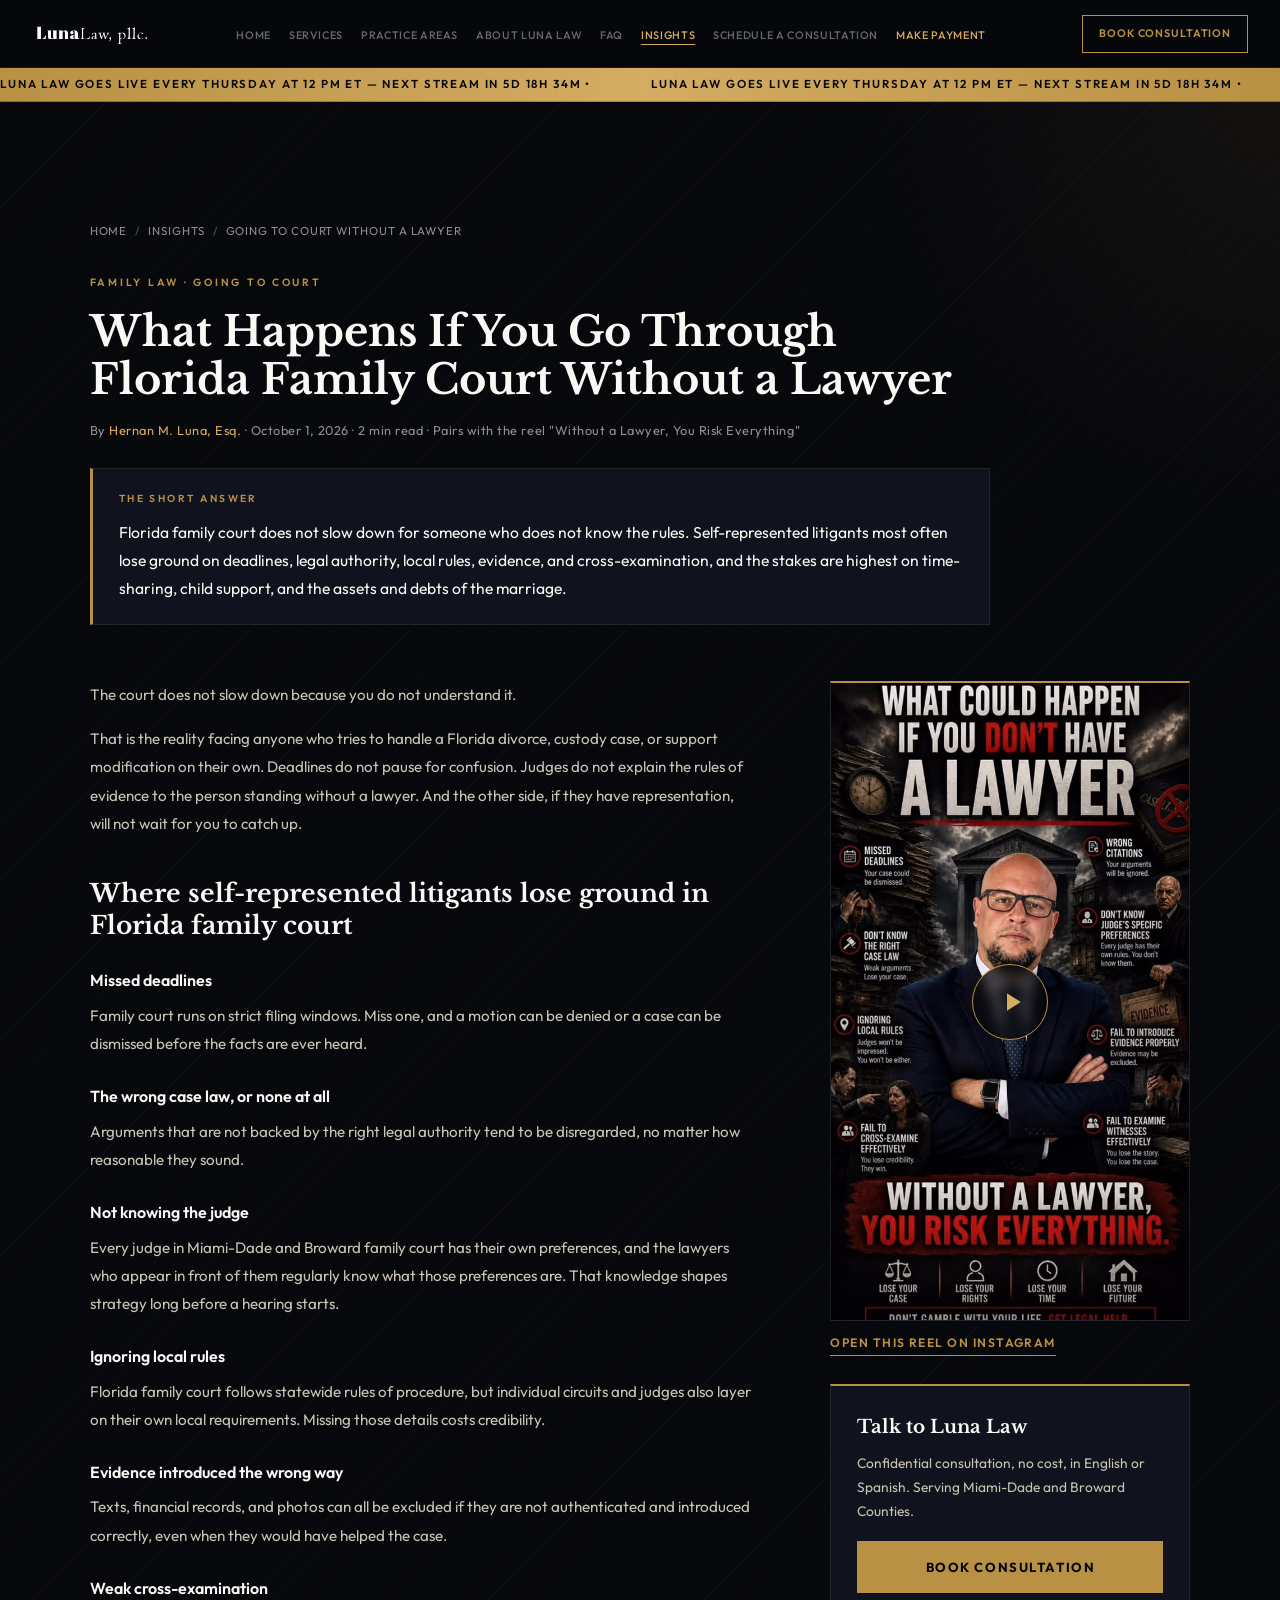
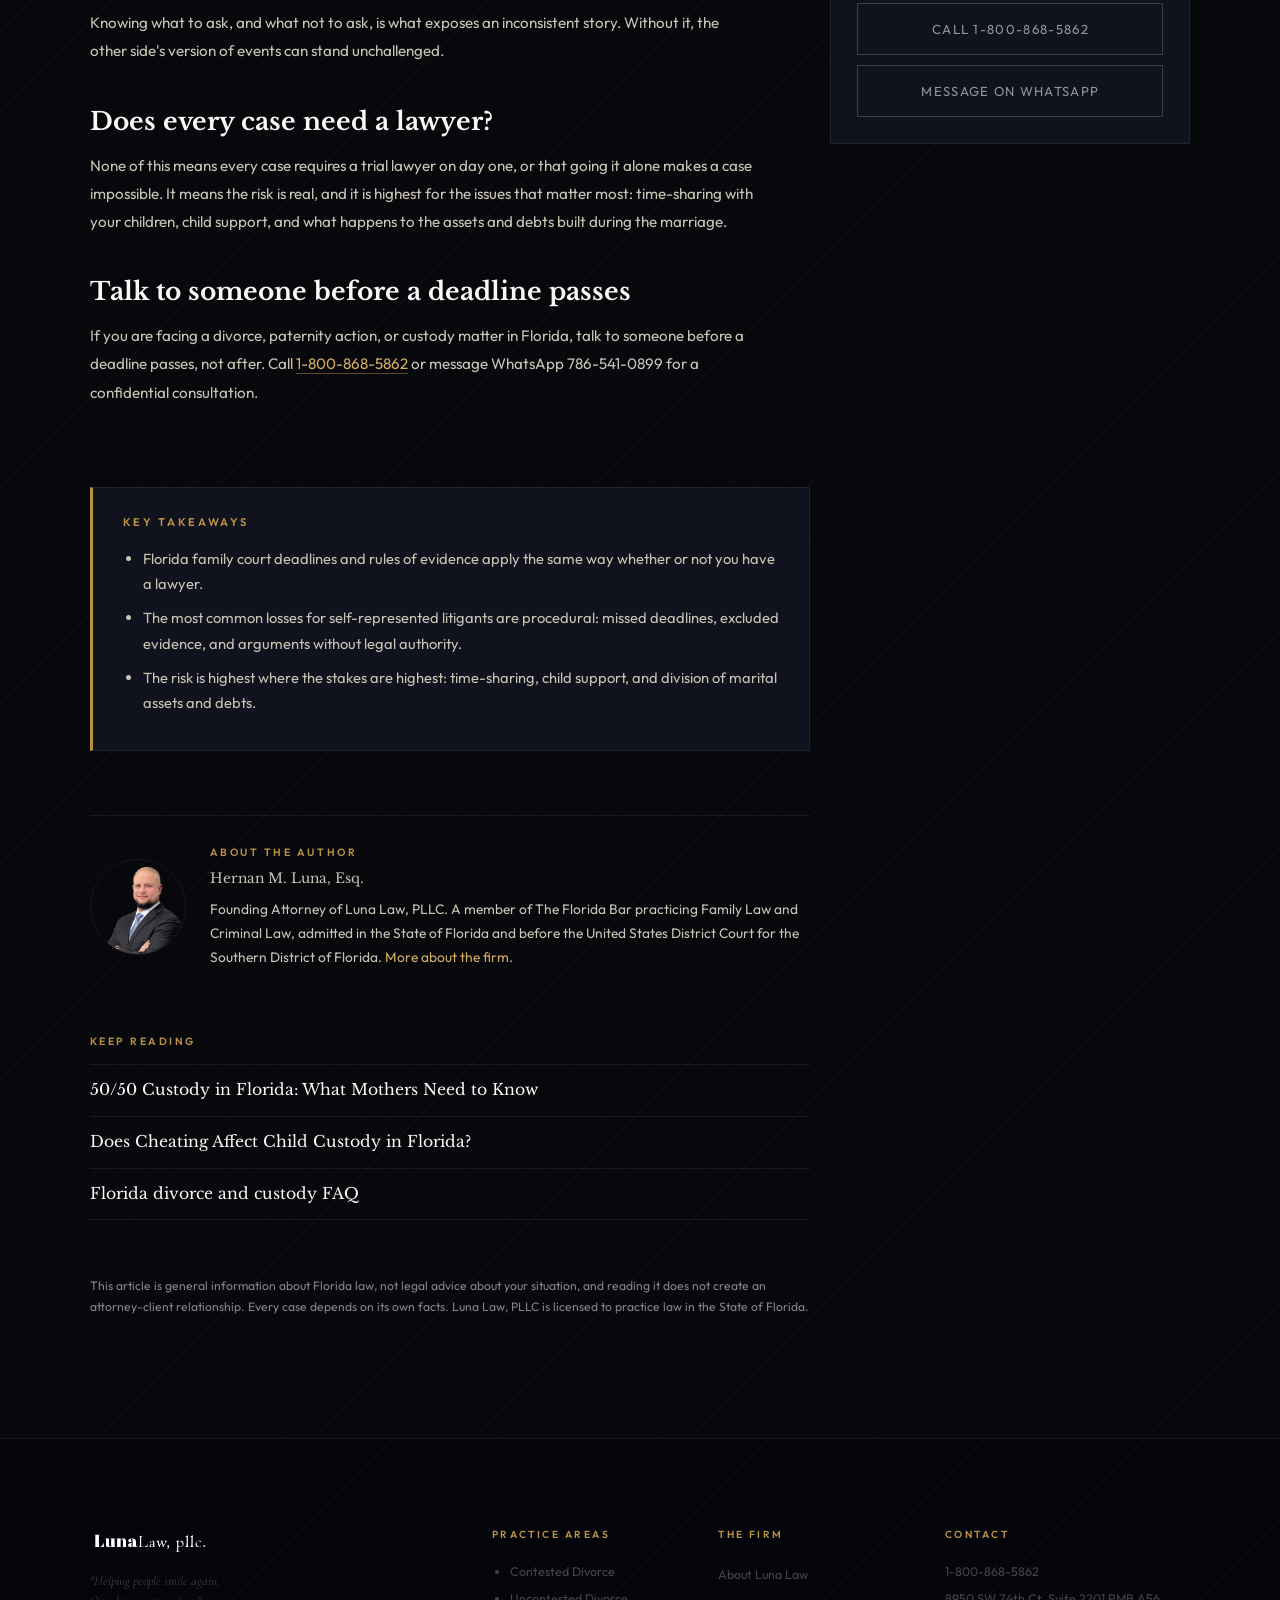
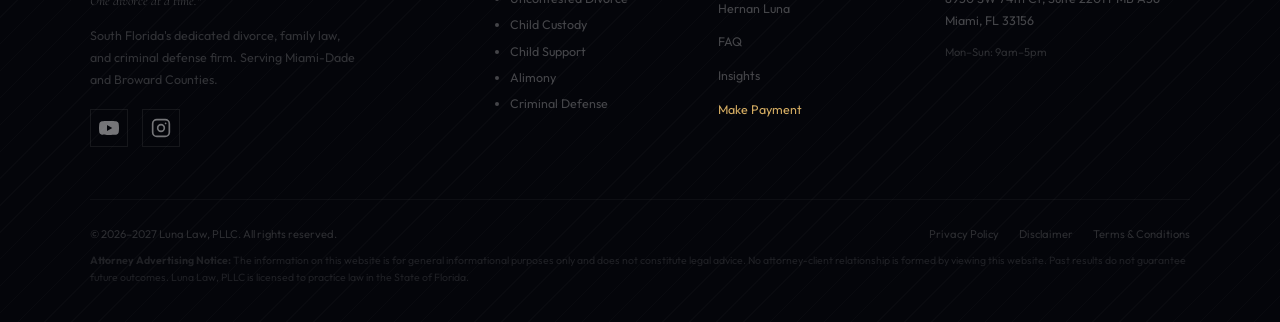
<file: insights/florida-family-court-without-a-lawyer.html>
<!DOCTYPE html>
<html lang="en">
<head>
<!-- Google tag (gtag.js) -->
<script async src="https://www.googletagmanager.com/gtag/js?id=G-KQM1N2SDG9"></script>
<script>
  window.dataLayer = window.dataLayer || [];
  function gtag(){dataLayer.push(arguments);}
  gtag('js', new Date());
  gtag('config', 'G-KQM1N2SDG9');
</script>
<meta charset="UTF-8">
<meta name="viewport" content="width=device-width,initial-scale=1.0">
<meta name="description" content="Going through a Florida divorce, custody, or support case without a lawyer? The six places self-represented litigants lose ground, from missed deadlines to excluded evidence.">
<title>Florida Family Court Without a Lawyer: What You Risk | Luna Law</title>
<link rel="canonical" href="https://hlunalaw.com/insights/florida-family-court-without-a-lawyer.html">
<script type="application/ld+json">
{
  "@context": "https://schema.org",
  "@graph": [
    {
      "@type": "BlogPosting",
      "@id": "https://hlunalaw.com/insights/florida-family-court-without-a-lawyer.html",
      "mainEntityOfPage": {
        "@type": "WebPage",
        "@id": "https://hlunalaw.com/insights/florida-family-court-without-a-lawyer.html"
      },
      "headline": "What Happens If You Go Through Florida Family Court Without a Lawyer",
      "description": "Going through a Florida divorce, custody, or support case without a lawyer? The six places self-represented litigants lose ground, from missed deadlines to excluded evidence.",
      "image": "https://hlunalaw.com/assets/team.jpg",
      "datePublished": "2026-10-01",
      "dateModified": "2026-10-11",
      "inLanguage": "en-US",
      "isAccessibleForFree": true,
      "articleSection": "Family Law",
      "keywords": [
        "Florida family court",
        "self-represented litigant",
        "divorce without a lawyer",
        "Miami-Dade family court",
        "Broward family court"
      ],
      "author": {
        "@type": "Person",
        "name": "Hernan M. Luna, Esq.",
        "jobTitle": "Founding Attorney",
        "url": "https://hlunalaw.com/about.html",
        "worksFor": {
          "@type": "Organization",
          "name": "Luna Law, PLLC"
        }
      },
      "publisher": {
        "@type": "Organization",
        "name": "Luna Law, PLLC",
        "url": "https://hlunalaw.com/",
        "logo": {
          "@type": "ImageObject",
          "url": "https://hlunalaw.com/assets/logo.png"
        }
      },
      "isPartOf": {
        "@id": "https://hlunalaw.com/insights/#blog"
      },
      "sameAs": "https://www.instagram.com/reel/DXzvGPopK_2/"
    },
    {
      "@type": "BreadcrumbList",
      "itemListElement": [
        {
          "@type": "ListItem",
          "position": 1,
          "name": "Home",
          "item": "https://hlunalaw.com/"
        },
        {
          "@type": "ListItem",
          "position": 2,
          "name": "Insights",
          "item": "https://hlunalaw.com/insights/"
        },
        {
          "@type": "ListItem",
          "position": 3,
          "name": "What Happens If You Go Through Florida Family Court Without a Lawyer",
          "item": "https://hlunalaw.com/insights/florida-family-court-without-a-lawyer.html"
        }
      ]
    }
  ]
}
</script>
<meta property="og:type" content="article">
<meta property="og:site_name" content="Luna Law, PLLC">
<meta property="og:title" content="Florida Family Court Without a Lawyer: What You Risk | Luna Law">
<meta property="og:description" content="Going through a Florida divorce, custody, or support case without a lawyer? The six places self-represented litigants lose ground, from missed deadlines to excluded evidence.">
<meta property="og:url" content="https://hlunalaw.com/insights/florida-family-court-without-a-lawyer.html">
<meta property="og:image" content="https://hlunalaw.com/assets/team.jpg">
<meta property="og:locale" content="en_US">
<meta property="article:published_time" content="2026-10-01">
<meta property="article:author" content="https://hlunalaw.com/about.html">
<meta name="robots" content="index, follow">
<meta name="author" content="Hernan M. Luna, Esq.">
<meta name="twitter:card" content="summary_large_image">
<meta name="twitter:title" content="Florida Family Court Without a Lawyer: What You Risk | Luna Law">
<meta name="twitter:description" content="Going through a Florida divorce, custody, or support case without a lawyer? The six places self-represented litigants lose ground, from missed deadlines to excluded evidence.">
<meta name="twitter:image" content="https://hlunalaw.com/assets/team.jpg">
<link rel="preconnect" href="https://fonts.googleapis.com">
<link rel="preconnect" href="https://fonts.gstatic.com" crossorigin>
<link href="https://fonts.googleapis.com/css2?family=Libre+Baskerville:ital,wght@0,400;0,700;1,400&family=Outfit:wght@300;400;500;600;700&family=Cormorant+Garamond:ital,wght@1,300;1,400&display=swap" rel="stylesheet" media="print" onload="this.media='all'">
<noscript><link href="https://fonts.googleapis.com/css2?family=Libre+Baskerville:ital,wght@0,400;0,700;1,400&family=Outfit:wght@300;400;500;600;700&family=Cormorant+Garamond:ital,wght@1,300;1,400&display=swap" rel="stylesheet"></noscript>

<link rel="stylesheet" href="/css/styles.css">
</head>
<body>
<a class="skip" href="#main">Skip to main content</a>

<header role="banner">
  <nav class="nav" aria-label="Main navigation">
    <a href="/index.html" class="nav-logo" aria-label="Luna Law Home"><img src="/assets/logo.png" alt="Luna Law, PLLC" width="220" height="55"></a>
    <ul class="nav-links" role="list">
      <li><a href="/index.html">Home</a></li>
      <li><a href="/index.html#services">Services</a></li>
      <li><a href="/index.html#practice">Practice Areas</a></li>
      <li><a href="/about.html">About Luna Law</a></li>
      <li><a href="/faq.html">FAQ</a></li>
      <li><a href="/insights/" class="active" aria-current="page">Insights</a></li>
      <li class="nav-schedule"><a href="https://calendly.com/hernanlunalaw" onclick="gtag('event', 'book_consultation_click', {'event_category': 'engagement', 'event_label': 'Calendly Booking'});" target="_blank" rel="noopener noreferrer">Schedule a Consultation</a></li>
      <li><a href="https://secure.lawpay.com/pages/luna/operating" onclick="gtag('event', 'make_payment_click', {'event_category': 'engagement', 'event_label': 'LawPay Payment'});" target="_blank" rel="noopener noreferrer" style="color:var(--gold-lt)">Make Payment</a></li>
    </ul>
    <a href="https://calendly.com/hernanlunalaw" onclick="gtag('event', 'book_consultation_click', {'event_category': 'engagement', 'event_label': 'Calendly Booking'});" target="_blank" rel="noopener noreferrer" class="nav-cta">Book Consultation</a>
    <button class="nav-toggle" aria-label="Open menu" aria-expanded="false" aria-controls="nav-drawer" id="nav-btn">
      <span aria-hidden="true"></span><span aria-hidden="true"></span><span aria-hidden="true"></span>
    </button>
  </nav>
  <nav class="nav-drawer" id="nav-drawer" aria-label="Mobile navigation" aria-hidden="true">
    <a href="/index.html">Home</a>
    <a href="/index.html#services">Services</a>
    <a href="/index.html#practice">Practice Areas</a>
    <a href="/about.html">About Luna Law</a>
    <a href="/faq.html">FAQ</a>
    <a href="/insights/">Insights</a>
    <a href="https://calendly.com/hernanlunalaw" onclick="gtag('event', 'book_consultation_click', {'event_category': 'engagement', 'event_label': 'Calendly Booking'});" target="_blank" rel="noopener noreferrer">Schedule a Consultation</a>
    <a href="https://secure.lawpay.com/pages/luna/operating" onclick="gtag('event', 'make_payment_click', {'event_category': 'engagement', 'event_label': 'LawPay Payment'});" target="_blank" style="color:var(--gold-lt);font-size:1.2rem!important">Make Payment</a>
    <a href="tel:+18008685862" onclick="gtag('event', 'phone_call_click', {'event_category': 'engagement', 'event_label': 'Phone Call'});" class="drawer-phone">1-800-868-5862</a>
    <a href="https://calendly.com/hernanlunalaw" onclick="gtag('event', 'book_consultation_click', {'event_category': 'engagement', 'event_label': 'Calendly Booking'});" target="_blank" rel="noopener noreferrer" class="drawer-cta">Book Consultation</a>
  </nav>
</header>
<a class="live-ticker" id="live-ticker" href="https://www.youtube.com/@UnoNextLatino" target="_blank" rel="noopener noreferrer" onclick="gtag('event', 'watch_live_click', {'event_category': 'engagement', 'event_label': 'YouTube Live Banner'});" aria-label="Luna Law is live on YouTube every Thursday at 12 PM Eastern. Watch the stream.">
  <div class="live-ticker-track" aria-hidden="true">
    <span class="live-ticker-content" id="ticker-a"></span><span class="live-ticker-content" id="ticker-b"></span>
  </div>
</a>

<main id="main">
<article class="section" style="background:var(--void);" aria-labelledby="post-h">
  <div class="tx tx-lines" aria-hidden="true"></div>
  <div class="corner-glow" aria-hidden="true"></div>
  <div class="section-wrap">

    <nav class="ins-crumb reveal" aria-label="Breadcrumb"><ol><li><a href="/index.html">Home</a></li><li><a href="/insights/">Insights</a></li><li aria-current="page">Going to Court Without a Lawyer</li></ol></nav>

    <header class="ins-head reveal">
      <div class="s-label"><span class="s-label-bar" aria-hidden="true"></span><span class="s-label-text">Family Law · Going to Court</span></div>
      <h1 class="s-title ins-title" id="post-h">What Happens If You Go Through Florida Family Court Without a Lawyer</h1>
      <p class="ins-meta">By <a href="/about.html">Hernan M. Luna, Esq.</a> · <time datetime="2026-10-01">October 1, 2026</time> · 2 min read · Pairs with the reel "Without a Lawyer, You Risk Everything"</p>
      <div class="ins-answer">
        <p class="ins-answer-label">The short answer</p>
        <p>Florida family court does not slow down for someone who does not know the rules. Self-represented litigants most often lose ground on deadlines, legal authority, local rules, evidence, and cross-examination, and the stakes are highest on time-sharing, child support, and the assets and debts of the marriage.</p>
      </div>
    </header>

    <div class="ins-layout">

      <aside class="ins-aside reveal" aria-label="Watch the reel and contact Luna Law">
        <div>
          <div class="ig-lite" data-reel-id="DXzvGPopK_2" data-reel-title="Without a Lawyer, You Risk Everything">
            <img class="ig-lite-poster" src="/assets/insights/reel-florida-family-court-without-a-lawyer.jpg" alt="Cover of the Ask Luna reel: Without a Lawyer, You Risk Everything" width="640" height="1138" loading="lazy" decoding="async">
            <span class="ig-lite-badge" aria-hidden="true"><svg viewBox="0 0 24 24" fill="none" stroke="currentColor" stroke-width="2" stroke-linecap="round" stroke-linejoin="round"><rect x="2" y="2" width="20" height="20" rx="5"/><circle cx="12" cy="12" r="4"/><line x1="17.5" y1="6.5" x2="17.51" y2="6.5"/></svg>Reel</span>
            <button type="button" class="yt-lite-play" aria-label="Play the Instagram reel: Without a Lawyer, You Risk Everything"><svg viewBox="0 0 24 24" aria-hidden="true"><path d="M8 5v14l11-7z"/></svg></button>
            <span class="ig-lite-caption" aria-hidden="true">Without a Lawyer, You Risk Everything<span>Watch the reel · @hlunalaw</span></span>
          </div>
          <a class="ins-reel-link" href="https://www.instagram.com/reel/DXzvGPopK_2/" onclick="gtag('event', 'instagram_click', {'event_category': 'engagement', 'event_label': 'Reel Link: Without a Lawyer'});" target="_blank" rel="noopener noreferrer">Open this reel on Instagram</a>
        </div>
        <div class="ins-cta">
          <h2>Talk to Luna Law</h2>
          <p>Confidential consultation, no cost, in English or Spanish. Serving Miami-Dade and Broward Counties.</p>
          <div class="ins-cta-actions">
            <a href="https://calendly.com/hernanlunalaw" onclick="gtag('event', 'book_consultation_click', {'event_category': 'engagement', 'event_label': 'Calendly Booking'});" target="_blank" rel="noopener noreferrer" class="btn-gold">Book Consultation</a>
            <a href="tel:+18008685862" onclick="gtag('event', 'phone_call_click', {'event_category': 'engagement', 'event_label': 'Phone Call'});" class="btn-ghost">Call 1-800-868-5862</a>
            <a href="https://wa.me/17865410899" onclick="gtag('event', 'whatsapp_click', {'event_category': 'engagement', 'event_label': 'WhatsApp Insights CTA'});" target="_blank" rel="noopener noreferrer" class="btn-ghost">Message on WhatsApp</a>
          </div>
        </div>
      </aside>

      <div class="ins-body reveal">
        <p>The court does not slow down because you do not understand it.</p>
        <p>That is the reality facing anyone who tries to handle a Florida divorce, custody case, or support modification on their own. Deadlines do not pause for confusion. Judges do not explain the rules of evidence to the person standing without a lawyer. And the other side, if they have representation, will not wait for you to catch up.</p>

        <h2>Where self-represented litigants lose ground in Florida family court</h2>

        <h3>Missed deadlines</h3>
        <p>Family court runs on strict filing windows. Miss one, and a motion can be denied or a case can be dismissed before the facts are ever heard.</p>

        <h3>The wrong case law, or none at all</h3>
        <p>Arguments that are not backed by the right legal authority tend to be disregarded, no matter how reasonable they sound.</p>

        <h3>Not knowing the judge</h3>
        <p>Every judge in Miami-Dade and Broward family court has their own preferences, and the lawyers who appear in front of them regularly know what those preferences are. That knowledge shapes strategy long before a hearing starts.</p>

        <h3>Ignoring local rules</h3>
        <p>Florida family court follows statewide rules of procedure, but individual circuits and judges also layer on their own local requirements. Missing those details costs credibility.</p>

        <h3>Evidence introduced the wrong way</h3>
        <p>Texts, financial records, and photos can all be excluded if they are not authenticated and introduced correctly, even when they would have helped the case.</p>

        <h3>Weak cross-examination</h3>
        <p>Knowing what to ask, and what not to ask, is what exposes an inconsistent story. Without it, the other side's version of events can stand unchallenged.</p>

        <h2>Does every case need a lawyer?</h2>
        <p>None of this means every case requires a trial lawyer on day one, or that going it alone makes a case impossible. It means the risk is real, and it is highest for the issues that matter most: time-sharing with your children, child support, and what happens to the assets and debts built during the marriage.</p>

        <h2>Talk to someone before a deadline passes</h2>
        <p>If you are facing a divorce, paternity action, or custody matter in Florida, talk to someone before a deadline passes, not after. Call <a href="tel:+18008685862" onclick="gtag('event', 'phone_call_click', {'event_category': 'engagement', 'event_label': 'Phone Call'});">1-800-868-5862</a> or message WhatsApp 786-541-0899 for a confidential consultation.</p>
      </div>

    </div>

    <section class="ins-takeaways reveal" aria-labelledby="tk-h">
      <h2 id="tk-h">Key takeaways</h2>
      <ul>
        <li>Florida family court deadlines and rules of evidence apply the same way whether or not you have a lawyer.</li>
        <li>The most common losses for self-represented litigants are procedural: missed deadlines, excluded evidence, and arguments without legal authority.</li>
        <li>The risk is highest where the stakes are highest: time-sharing, child support, and division of marital assets and debts.</li>
      </ul>
    </section>

    <section class="ins-author reveal" aria-labelledby="au-h">
      <img src="/assets/team/hernan-luna.jpg" alt="Hernan M. Luna, Esq., Founding Attorney at Luna Law, PLLC" width="96" height="96" loading="lazy" decoding="async">
      <div>
        <h2 id="au-h">About the author</h2>
        <p class="ins-author-name">Hernan M. Luna, Esq.</p>
        <p>Founding Attorney of Luna Law, PLLC. A member of The Florida Bar practicing Family Law and Criminal Law, admitted in the State of Florida and before the United States District Court for the Southern District of Florida. <a href="/about.html">More about the firm</a>.</p>
      </div>
    </section>

    <nav class="ins-related reveal" aria-labelledby="rel-h">
      <h2 id="rel-h">Keep reading</h2>
      <ul>
        <li><a href="/insights/50-50-custody-florida-mothers.html">50/50 Custody in Florida: What Mothers Need to Know</a></li>
        <li><a href="/insights/does-cheating-affect-child-custody-florida.html">Does Cheating Affect Child Custody in Florida?</a></li>
        <li><a href="/faq.html">Florida divorce and custody FAQ</a></li>
      </ul>
    </nav>

    <p class="ins-disclaimer reveal">This article is general information about Florida law, not legal advice about your situation, and reading it does not create an attorney-client relationship. Every case depends on its own facts. Luna Law, PLLC is licensed to practice law in the State of Florida.</p>

  </div>
</article>
</main>

<!-- FOOTER -->
<footer class="footer" role="contentinfo">
  <div class="tx tx-lines" aria-hidden="true"></div>
  <img class="footer-sig" src="/assets/sig.png" alt="" role="presentation" width="300" height="78" loading="lazy" decoding="async">
  <div class="section-wrap" style="padding:0 clamp(28px,7vw,90px);">
    <div class="footer-grid">
      <div>
        <div class="footer-logo"><img src="/assets/logo.png" alt="Luna Law, PLLC" width="220" height="55" loading="lazy" decoding="async"></div>
        <p class="footer-tagline">"Helping people smile again.<br>One divorce at a time."</p>
        <p class="footer-desc">South Florida's dedicated divorce, family law, and criminal defense firm. Serving Miami-Dade and Broward Counties.</p>
        <div class="footer-social" aria-label="Social media">
          <a href="https://www.youtube.com/@LunaLawMiami" onclick="gtag('event', 'youtube_click', {'event_category': 'engagement', 'event_label': 'Footer Icon'});" target="_blank" rel="noopener noreferrer" aria-label="Luna Law on YouTube"><svg width="20" height="20" viewBox="0 0 24 24" fill="currentColor" aria-hidden="true"><path d="M23.5 6.2a3 3 0 0 0-2.1-2.1C19.5 3.6 12 3.6 12 3.6s-7.5 0-9.4.5A3 3 0 0 0 .5 6.2 31 31 0 0 0 0 12a31 31 0 0 0 .5 5.8 3 3 0 0 0 2.1 2.1c1.9.5 9.4.5 9.4.5s7.5 0 9.4-.5a3 3 0 0 0 2.1-2.1A31 31 0 0 0 24 12a31 31 0 0 0-.5-5.8zM9.6 15.6V8.4l6.3 3.6-6.3 3.6z"/></svg></a>
          <a href="https://instagram.com/hlunalaw" onclick="gtag('event', 'instagram_click', {'event_category': 'engagement', 'event_label': 'Footer Icon'});" target="_blank" rel="noopener noreferrer" aria-label="Luna Law on Instagram"><svg width="20" height="20" viewBox="0 0 24 24" fill="none" stroke="currentColor" stroke-width="2" stroke-linecap="round" stroke-linejoin="round" aria-hidden="true"><rect x="2" y="2" width="20" height="20" rx="5"/><circle cx="12" cy="12" r="4"/><line x1="17.5" y1="6.5" x2="17.51" y2="6.5"/></svg></a>
        </div>
      </div>
      <nav aria-label="Practice areas"><div class="footer-head">Practice Areas</div><ul class="footer-links-plain"><li>Contested Divorce</li><li>Uncontested Divorce</li><li>Child Custody</li><li>Child Support</li><li>Alimony</li><li>Criminal Defense</li></ul></nav>
      <nav aria-label="Firm links"><div class="footer-head">The Firm</div><ul class="footer-links"><li><a href="/about.html">About Luna Law</a></li><li><a href="/index.html#attorney">Hernan Luna</a></li><li><a href="/faq.html">FAQ</a></li><li><a href="/insights/">Insights</a></li><li><a href="https://secure.lawpay.com/pages/luna/operating" onclick="gtag('event', 'make_payment_click', {'event_category': 'engagement', 'event_label': 'LawPay Payment'});" target="_blank" rel="noopener noreferrer" style="color:var(--gold-lt)">Make Payment</a></li></ul></nav>
      <div class="footer-contact"><div class="footer-head">Contact</div><p><a href="tel:+18008685862" onclick="gtag('event', 'phone_call_click', {'event_category': 'engagement', 'event_label': 'Phone Call'});">1-800-868-5862</a></p><p>8950 SW 74th Ct, Suite 2201 PMB A56<br>Miami, FL 33156</p><p style="margin-top:12px;font-size:.7rem;color:rgba(255,255,255,.16)">Mon–Sun: 9am–5pm</p></div>
    </div>
    <div class="footer-bottom">
      <p class="footer-copy">© 2026–2027 Luna Law, PLLC. All rights reserved.</p>
      <nav class="footer-legal" aria-label="Legal links"><a href="/privacy-terms.html">Privacy Policy</a><a href="#">Disclaimer</a><a href="/privacy-terms.html">Terms &amp; Conditions</a></nav>
    </div>
    <p class="footer-disclaimer"><strong>Attorney Advertising Notice:</strong> The information on this website is for general informational purposes only and does not constitute legal advice. No attorney-client relationship is formed by viewing this website. Past results do not guarantee future outcomes. Luna Law, PLLC is licensed to practice law in the State of Florida.</p>
  </div>
</footer>

<script src="/js/scripts.js"></script>
</body>
</html>
</file>
<file: css/styles.css>
/* ===== from index.html ===== */
/* ── HERO ── */
.hero{
  position:relative;
  width:100%;
  overflow:hidden;
  background:#07080c;
  display:block;
  margin:0;
  padding:0;
}
.hero-bg{
  position:absolute;inset:0;
  background:linear-gradient(155deg,#04050a 0%,#0b0e18 50%,#0f1422 100%);
  z-index:0;
}
.hero-tx-lines{
  position:absolute;inset:0;z-index:1;
  background-image:repeating-linear-gradient(-45deg,transparent 0,transparent 22px,rgba(255,255,255,.012) 22px,rgba(255,255,255,.012) 23px);
}
.hero-tx-gold-lines{
  position:absolute;inset:0;z-index:1;
  background-image:repeating-linear-gradient(0deg,transparent 0,transparent 79px,rgba(184,145,68,.04) 79px,rgba(184,145,68,.04) 80px);
}
.hero-glow-tr{
  position:absolute;top:-80px;right:-80px;width:600px;height:600px;border-radius:50%;
  background:radial-gradient(circle,rgba(184,145,68,.05) 0%,transparent 65%);
  pointer-events:none;z-index:1;
}
.hero-horizon{
  position:absolute;bottom:0;left:0;right:0;height:1px;
  background:linear-gradient(90deg,transparent 0%,rgba(184,145,68,.4) 30%,rgba(184,145,68,.4) 70%,transparent 100%);
  z-index:5;
}
.hero-sig{
  position:absolute;bottom:10%;right:-2%;
  width:min(55vw,820px);opacity:.05;
  mix-blend-mode:screen;pointer-events:none;z-index:2;
}
/* Photo — right half, absolutely positioned */
.hero-photo-bg{
  position:absolute;
  right:0;top:0;bottom:0;
  width:55%;
  z-index:2;
  overflow:hidden;
  -webkit-mask-image: linear-gradient(to right, transparent 0%, rgba(0,0,0,1) 18%, rgba(0,0,0,1) 100%);
  mask-image: linear-gradient(to right, transparent 0%, rgba(0,0,0,1) 18%, rgba(0,0,0,1) 100%);
}
.hero-photo-bg img{
  width:100%;height:100%;
  object-fit:cover;
  object-position:right center;
  display:block;
}
/* Left-to-right gradient over the photo so text is readable */
.hero-photo-overlay{
  position:absolute;inset:0;z-index:3;
  background:linear-gradient(to right,
    #07080c 0%,
    #07080c 30%,
    rgba(7,8,12,.85) 45%,
    rgba(7,8,12,.4) 62%,
    rgba(7,8,12,.1) 78%,
    transparent 100%
  );
}
/* Text content */
.hero-inner{
  position:absolute;
  top:0;left:0;bottom:0;
  width:58%;
  z-index:4;
  display:flex;
  flex-direction:column;
  justify-content:center;
  padding:0 clamp(28px,6vw,90px);
  padding-top:68px;
}
.hero-pre{display:flex;align-items:center;gap:14px;margin-bottom:28px;animation:fUp .6s ease .1s both}
.hero-pre-line{width:32px;height:1px;background:#b89144}
.hero-pre-text{font-family:'Outfit',sans-serif;font-size:.72rem;font-weight:500;letter-spacing:.24em;text-transform:uppercase;color:#b89144}
.hero-title{font-family:'Libre Baskerville',serif;font-size:clamp(3.2rem,9vw,9rem);font-weight:700;line-height:1.0;letter-spacing:-.02em;color:#faf8f4;animation:fUp .7s ease .2s both;margin-bottom:4px}
.hero-title-accent{display:block;font-weight:400;font-style:italic;color:#d4ac62;font-size:.75em;letter-spacing:.01em}
.hero-tagline{font-family:'Cormorant Garamond',serif;font-size:clamp(1.1rem,2.2vw,1.55rem);font-style:italic;font-weight:400;color:rgba(255,255,255,.5);margin:clamp(20px,3vw,36px) 0 clamp(40px,5vw,60px);animation:fUp .7s ease .38s both;max-width:560px;line-height:1.55}
.hero-tagline strong{color:#d4ac62;font-weight:400}
.hero-actions{display:flex;flex-wrap:wrap;gap:16px;margin-bottom:clamp(40px,6vh,72px);animation:fUp .7s ease .5s both}
.hero-bar{display:none}
.hero-stat{display:none}
.hero-stat-val{display:none}
.hero-stat-lbl{display:none}
.hero-left-overlay{display:none}
.hero-photo-overlay{display:block}
/* Mobile */
@media(max-width:860px){
  .hero{height:auto;min-height:100svh}
  .hero-photo-bg{position:relative;width:100%;height:55vw;min-height:260px;max-height:360px;-webkit-mask-image:none!important;mask-image:none!important}
  .hero-photo-overlay{background:linear-gradient(to bottom,transparent 0%,rgba(7,8,12,.6) 60%,#07080c 100%)}
  .hero-inner{position:relative;width:100%;padding:32px clamp(20px,5vw,40px) 48px;padding-top:0}
  .hero{display:flex;flex-direction:column}
}

:root{
  --void:#07080c;--deep:#0b0d14;--surface:#10131d;--lift:#161a27;
  --rim:rgba(255,255,255,.07);--rim2:rgba(255,255,255,.04);
  --gold:#b89144;--gold-lt:#d4ac62;--gold-dim:rgba(184,145,68,.15);
  --text:#c9c3b5;--muted:#9a9390;--white:#faf8f4;--focus:#b89144;
}
*,*::before,*::after{box-sizing:border-box;margin:0;padding:0}
html{scroll-behavior:smooth;font-size:16px}
body{font-family:'Outfit',sans-serif;background:var(--void);color:var(--text);overflow-x:hidden;line-height:1.6}
img{display:block;max-width:100%}
a{color:inherit;text-decoration:none}
.skip{position:absolute;top:-100px;left:20px;background:var(--gold);color:var(--void);padding:12px 20px;font-weight:700;font-size:.85rem;text-decoration:none;z-index:9999;border-radius:0 0 3px 3px;transition:top .2s}
.skip:focus{top:0}
:focus-visible{outline:2px solid var(--gold);outline-offset:4px}

/* TEXTURES */



.tx{position:absolute;inset:0;pointer-events:none;z-index:1}
.tx-grain::after{content:'';position:absolute;inset:0;background-image:url("data:image/svg+xml,%3Csvg viewBox='0 0 256 256' xmlns='http://www.w3.org/2000/svg'%3E%3Cfilter id='n'%3E%3CfeTurbulence type='fractalNoise' baseFrequency='0.9' numOctaves='4' stitchTiles='stitch'/%3E%3C/filter%3E%3Crect width='100%25' height='100%25' filter='url(%23n)' opacity='1'/%3E%3C/svg%3E");opacity:.028;mix-blend-mode:screen}
.tx-lines{background-image:repeating-linear-gradient(-45deg,transparent 0,transparent 18px,rgba(255,255,255,.018) 18px,rgba(255,255,255,.018) 19px)}
.tx-dots{background-image:radial-gradient(circle,rgba(184,145,68,.18) 1px,transparent 1px);background-size:32px 32px;opacity:.5}
.tx-rules{background-image:repeating-linear-gradient(0deg,transparent 0,transparent 63px,rgba(184,145,68,.05) 63px,rgba(184,145,68,.05) 64px)}
.corner-glow{position:absolute;top:0;right:0;width:clamp(200px,35vw,480px);height:clamp(200px,35vw,480px);background:radial-gradient(ellipse at top right,rgba(184,145,68,.07) 0%,transparent 65%);pointer-events:none;z-index:1}
.corner-glow-bl{position:absolute;bottom:0;left:0;width:clamp(160px,28vw,360px);height:clamp(160px,28vw,360px);background:radial-gradient(ellipse at bottom left,rgba(184,145,68,.05) 0%,transparent 65%);pointer-events:none;z-index:1}

/* NAV */
.nav{position:fixed;top:0;left:0;right:0;z-index:300;height:68px;display:flex;align-items:center;justify-content:space-between;padding:0 clamp(20px,5vw,60px);background:rgba(7,8,12,.95);backdrop-filter:blur(20px);border-bottom:1px solid var(--rim)}
.nav-logo img{height:34px;width:auto}
.nav-links{display:flex;gap:clamp(14px,2.5vw,32px);list-style:none;align-items:center}
.nav-links a{font-family:'Outfit',sans-serif;font-size:.78rem;font-weight:500;letter-spacing:.1em;text-transform:uppercase;color:rgba(255,255,255,.4);border-bottom:1px solid transparent;transition:color .2s,border-color .2s;padding-bottom:2px}
.nav-links a:hover{color:var(--gold-lt);border-bottom-color:var(--gold-lt)}
.nav-cta{display:inline-flex;align-items:center;justify-content:center;min-height:42px;padding:10px 24px;border:1px solid var(--gold);background:transparent;color:var(--gold);font-family:'Outfit',sans-serif;font-size:.78rem;font-weight:600;letter-spacing:.1em;text-transform:uppercase;transition:background .22s,color .22s;white-space:nowrap}
.nav-cta:hover{background:var(--gold);color:var(--void)}
.nav-toggle{display:none;flex-direction:column;gap:5px;justify-content:center;width:44px;height:44px;background:none;border:none;padding:8px;cursor:pointer}
.nav-toggle span{display:block;width:24px;height:1.5px;background:var(--white);border-radius:1px;transition:transform .3s,opacity .3s}
.nav-toggle[aria-expanded="true"] span:nth-child(1){transform:translateY(6.5px) rotate(45deg)}
.nav-toggle[aria-expanded="true"] span:nth-child(2){opacity:0}
.nav-toggle[aria-expanded="true"] span:nth-child(3){transform:translateY(-6.5px) rotate(-45deg)}
.nav-drawer{display:none;position:fixed;top:68px;left:0;right:0;bottom:0;background:rgba(7,8,12,.98);flex-direction:column;align-items:center;justify-content:center;gap:24px;z-index:299;opacity:0;transform:translateY(-12px);transition:opacity .3s,transform .3s;pointer-events:none}
.nav-drawer.open{opacity:1;transform:translateY(0);pointer-events:all}
.nav-drawer a{font-family:'Libre Baskerville',serif;font-size:2rem;font-style:italic;color:rgba(255,255,255,.55);transition:color .2s}
.nav-drawer a:hover{color:var(--white)}
.drawer-phone{font-family:'Outfit',sans-serif!important;font-style:normal!important;font-size:1rem!important;letter-spacing:.14em!important;color:var(--gold)!important}
.drawer-cta{font-family:'Outfit',sans-serif!important;font-style:normal!important;margin-top:8px;padding:14px 60px;background:var(--gold);color:var(--void)!important;font-size:.85rem!important;font-weight:700;letter-spacing:.12em;text-transform:uppercase}

/* HERO */
.hero{position:relative;height:clamp(560px,72vh,720px);min-height:560px;display:grid;grid-template-columns:1fr 1fr;overflow:hidden;background:var(--void)}



















.btn-gold{display:inline-flex;align-items:center;justify-content:center;min-height:52px;min-width:44px;padding:14px 38px;background:var(--gold);color:var(--void);font-family:'Outfit',sans-serif;font-size:.82rem;font-weight:700;letter-spacing:.12em;text-transform:uppercase;border:none;cursor:pointer;transition:background .22s,transform .22s,box-shadow .22s}
.btn-gold:hover{background:var(--gold-lt);transform:translateY(-2px);box-shadow:0 14px 36px rgba(184,145,68,.25)}
.btn-ghost-lt{display:inline-flex;align-items:center;justify-content:center;min-height:52px;min-width:44px;padding:14px 34px;border:1px solid rgba(255,255,255,.18);color:rgba(255,255,255,.55);font-family:'Outfit',sans-serif;font-size:.82rem;font-weight:400;letter-spacing:.1em;text-transform:uppercase;transition:border-color .22s,color .22s}
.btn-ghost-lt:hover{border-color:var(--gold);color:var(--gold)}






/* MARQUEE */
.marquee-strip{background:var(--gold);overflow:hidden;height:42px;display:flex;align-items:center}
.marquee-track{display:flex;animation:marquee 28s linear infinite;white-space:nowrap}
.marquee-track span{font-family:'Outfit',sans-serif;font-size:.72rem;font-weight:600;letter-spacing:.2em;text-transform:uppercase;color:var(--void);padding:0 28px}
.marquee-track .sep{color:rgba(7,8,12,.3);padding:0 4px}
@keyframes marquee{from{transform:translateX(0)}to{transform:translateX(-50%)}}

/* CREDENTIALS */
.credentials{background:var(--surface);padding:clamp(56px,8vw,96px) clamp(28px,7vw,90px);position:relative;overflow:hidden;border-top:1px solid var(--rim);border-bottom:1px solid var(--rim)}
.creds-inner{display:grid;grid-template-columns:1fr auto 1fr;gap:clamp(40px,6vw,80px);align-items:center;max-width:1200px;margin:0 auto;position:relative;z-index:2}
.creds-label{font-family:'Outfit',sans-serif;font-size:.68rem;font-weight:600;letter-spacing:.26em;text-transform:uppercase;color:var(--gold);margin-bottom:16px}
.creds-headline{font-family:'Libre Baskerville',serif;font-size:clamp(1.8rem,3.5vw,2.8rem);font-weight:700;color:var(--white);line-height:1.15;margin-bottom:16px}
.creds-body{font-size:.88rem;line-height:1.8;color:var(--muted);max-width:380px}
.creds-divider{width:1px;height:180px;background:linear-gradient(to bottom,transparent,var(--gold),transparent);flex-shrink:0}
.creds-badges{display:flex;gap:clamp(32px,4vw,56px);align-items:center;justify-content:center}
.badge-item{display:flex;flex-direction:column;align-items:center;gap:14px}
.badge-item img{width:clamp(90px,12vw,130px);height:auto;transition:transform .3s}
.badge-item:hover img{transform:scale(1.05)}
.badge-caption{font-family:'Outfit',sans-serif;font-size:.62rem;letter-spacing:.18em;text-transform:uppercase;color:rgba(255,255,255,.25);text-align:center;max-width:100px}

/* SECTION */
.section{padding:clamp(72px,10vw,120px) 0;width:100%}
.s-label{display:inline-flex;align-items:center;gap:12px;margin-bottom:14px}
.s-label-bar{width:24px;height:1px;background:var(--gold)}
.s-label-text{font-family:'Outfit',sans-serif;font-size:.66rem;font-weight:600;letter-spacing:.26em;text-transform:uppercase;color:var(--gold)}
.s-title{font-family:'Libre Baskerville',serif;font-size:clamp(1.9rem,4vw,3.2rem);font-weight:700;color:var(--white);line-height:1.15}
.s-title em{font-style:italic;font-weight:400;color:var(--gold-lt)}
.gold-line{width:44px;height:1px;background:var(--gold);margin:20px 0}

/* WHY */
.why{background:var(--deep);position:relative;overflow:hidden}
.why-sig{position:absolute;bottom:-20px;right:-40px;width:clamp(300px,45vw,640px);opacity:.055;mix-blend-mode:screen;pointer-events:none;user-select:none}
.why-grid{display:grid;grid-template-columns:1fr 1fr;gap:clamp(48px,7vw,110px);align-items:start;max-width:1300px;margin:0 auto;position:relative;z-index:2}
.why-tagline{font-family:'Cormorant Garamond',serif;font-size:clamp(1.3rem,2.5vw,1.8rem);font-style:italic;font-weight:400;color:rgba(255,255,255,.38);border-left:2px solid var(--gold);padding-left:18px;margin:24px 0 28px;line-height:1.5}
.why-tagline strong{color:var(--gold-lt);font-weight:400}
.why-body{font-size:.9rem;line-height:1.85;color:var(--muted);margin-bottom:18px}
.why-pillars{display:flex;flex-direction:column;margin:28px 0}
.pillar{display:flex;align-items:flex-start;gap:18px;padding:18px 0;border-bottom:1px solid var(--rim)}
.pillar-num{font-family:'Libre Baskerville',serif;font-size:1.2rem;font-weight:700;color:var(--gold);line-height:1;min-width:26px;flex-shrink:0}
.pillar-title{font-family:'Outfit',sans-serif;font-size:.88rem;font-weight:600;color:var(--white);margin-bottom:4px}
.pillar-text{font-size:.82rem;line-height:1.65;color:var(--muted)}
.why-panel{background:var(--surface);border:1px solid var(--rim);border-top:2px solid var(--gold);padding:clamp(32px,4vw,48px);position:relative;overflow:hidden}
.why-big-num{font-family:'Libre Baskerville',serif;font-size:clamp(2.2rem,4.5vw,3.6rem);font-weight:700;color:var(--gold);line-height:1.15;margin-bottom:8px}
.why-big-lbl{font-size:.75rem;letter-spacing:.12em;text-transform:uppercase;color:rgba(255,255,255,.28);margin-bottom:36px;max-width:400px;line-height:1.6}
.testimonial-quote{font-family:'Cormorant Garamond',serif;font-size:clamp(.95rem,1.5vw,1.1rem);font-style:italic;font-weight:400;color:rgba(255,255,255,.58);line-height:1.7;border-left:2px solid var(--gold);padding-left:16px;margin-bottom:18px}
.testimonial-attr{font-size:.7rem;letter-spacing:.12em;text-transform:uppercase;color:rgba(255,255,255,.22)}
.star-svg{width:13px;height:13px;fill:var(--gold)}
.stars-row{display:flex;gap:3px;margin-bottom:14px}

/* SERVICES */
.services{background:var(--void);position:relative;overflow:hidden}
.svc-header{display:grid;grid-template-columns:1fr 1fr;gap:clamp(32px,5vw,80px);align-items:end;margin-bottom:clamp(48px,6vw,72px);max-width:1300px;margin-left:auto;margin-right:auto;position:relative;z-index:2}
.svc-intro{font-size:.9rem;line-height:1.85;color:var(--muted)}
.svc-grid{display:grid;grid-template-columns:repeat(3,1fr);gap:1px;background:var(--rim);max-width:1300px;margin:0 auto;position:relative;z-index:2}
.svc-card{background:var(--void);padding:clamp(28px,4vw,44px) clamp(22px,3vw,36px);position:relative;overflow:hidden;transition:background .3s}
.svc-card::before{content:'';position:absolute;left:0;top:0;bottom:0;width:2px;background:var(--gold);transform:scaleY(0);transform-origin:bottom;transition:transform .32s}
.svc-card:hover{background:var(--surface)}
.svc-card:hover::before{transform:scaleY(1)}
.svc-card:hover .svc-num{color:rgba(255,255,255,.03)}
.svc-card:hover .svc-title{color:var(--white)}
.svc-num{font-family:'Libre Baskerville',serif;font-size:3.5rem;font-weight:700;line-height:1;color:rgba(255,255,255,.04);transition:color .3s;user-select:none;margin-bottom:14px;font-style:italic}
.svc-title{font-family:'Outfit',sans-serif;font-size:1rem;font-weight:600;letter-spacing:.04em;color:rgba(255,255,255,.72);margin-bottom:10px;transition:color .3s}
.svc-text{font-size:.82rem;line-height:1.75;color:var(--muted)}
.svc-link{display:inline-flex;align-items:center;gap:8px;margin-top:18px;font-family:'Outfit',sans-serif;font-size:.72rem;font-weight:600;letter-spacing:.14em;text-transform:uppercase;color:var(--gold);transition:gap .2s}
.svc-link:hover{gap:14px}

/* PROCESS */
.process{background:var(--surface);position:relative;overflow:hidden}
.process-steps{display:grid;grid-template-columns:repeat(4,1fr);gap:0;margin-top:clamp(48px,6vw,72px);max-width:1300px;margin-left:auto;margin-right:auto;border:1px solid var(--rim);position:relative;z-index:2}
.p-step{padding:clamp(28px,3.5vw,44px) clamp(20px,2.5vw,32px);border-right:1px solid var(--rim);position:relative;transition:background .3s}
.p-step:last-child{border-right:none}
.p-step:hover{background:var(--lift)}
.p-step-num{font-family:'Outfit',sans-serif;font-size:.66rem;font-weight:600;letter-spacing:.22em;color:var(--gold);margin-bottom:20px}
.p-step-icon{width:28px;height:28px;margin-bottom:12px}
.p-step-title{font-family:'Outfit',sans-serif;font-size:.95rem;font-weight:600;color:var(--white);margin-bottom:10px}
.p-step-text{font-size:.8rem;line-height:1.7;color:var(--muted)}
.p-step::after{content:'→';position:absolute;right:-14px;top:clamp(28px,3.5vw,44px);font-size:.95rem;color:var(--gold);opacity:.3;z-index:1}
.p-step:last-child::after{display:none}

/* PRACTICE */
.practice{background:var(--deep)}
.practice-layout{display:grid;grid-template-columns:1fr 1.2fr;gap:clamp(40px,6vw,80px);margin-top:clamp(48px,6vw,72px);max-width:1300px;margin-left:auto;margin-right:auto;position:relative;z-index:2}
.prac-list{list-style:none;border-top:1px solid var(--rim)}
.prac-item{border-bottom:1px solid var(--rim)}
.prac-btn{width:100%;display:flex;align-items:center;justify-content:space-between;padding:17px 0;background:none;border:none;cursor:pointer;font-family:'Outfit',sans-serif;font-size:.9rem;font-weight:400;color:rgba(255,255,255,.32);text-align:left;transition:color .2s,padding-left .2s;min-height:44px}
.prac-btn:hover,.prac-btn[aria-selected="true"]{color:var(--white);padding-left:6px}
.prac-btn[aria-selected="true"]{font-weight:500;color:var(--gold-lt)}
.prac-arrow{font-size:.8rem;opacity:0;transition:opacity .2s;color:var(--gold)}
.prac-btn:hover .prac-arrow,.prac-btn[aria-selected="true"] .prac-arrow{opacity:1}
.prac-panel{background:var(--surface);padding:clamp(32px,4vw,52px);border-top:2px solid var(--gold);position:sticky;top:80px;height:fit-content}
.prac-panel-tag{font-size:.62rem;letter-spacing:.24em;text-transform:uppercase;color:var(--gold);margin-bottom:12px;font-family:'Outfit',sans-serif}
.prac-panel-title{font-family:'Libre Baskerville',serif;font-size:clamp(1.4rem,2.5vw,2.1rem);font-weight:700;color:var(--white);margin-bottom:14px;line-height:1.2}
.prac-panel-text{font-size:.87rem;line-height:1.8;color:var(--muted);margin-bottom:28px}

/* ATTORNEY */
.attorney{background:var(--void);position:relative;overflow:hidden}
.attorney-sig-bg{position:absolute;bottom:-20px;right:-60px;width:clamp(340px,50vw,780px);opacity:.045;mix-blend-mode:screen;pointer-events:none;user-select:none}
.attorney-grid{display:grid;grid-template-columns:1fr 1fr;gap:clamp(48px,7vw,100px);align-items:center;max-width:1300px;margin:0 auto;position:relative;z-index:2}
.attorney-photo-wrap{position:relative;width:100%;aspect-ratio:3/4;overflow:hidden;background:var(--void);border-radius:8px}
.attorney-photo-wrap img.main-photo{width:100%;height:100%;object-fit:cover;object-position:70% center;display:block;border-radius:8px}
.attorney-photo-wrap .gold-top-bar{position:absolute;top:0;left:0;right:0;height:2px;background:var(--gold);z-index:2}
.attorney-sig-overlay{position:absolute;bottom:0;left:0;right:0;padding:24px;background:linear-gradient(to top,rgba(7,8,12,.88) 0%,transparent 100%);display:flex;justify-content:flex-start;z-index:2}
.attorney-sig-overlay img{width:clamp(140px,20vw,220px);height:auto;mix-blend-mode:screen;opacity:.7}
.attorney-name{font-family:'Libre Baskerville',serif;font-size:clamp(2.4rem,4.5vw,4rem);font-weight:700;color:var(--white);line-height:1;margin-bottom:6px;letter-spacing:-.01em}
.attorney-title-lbl{font-size:.68rem;letter-spacing:.2em;text-transform:uppercase;color:var(--gold);margin-bottom:28px;font-family:'Outfit',sans-serif}
.attorney-bio{font-size:.88rem;line-height:1.85;color:var(--muted);margin-bottom:18px}
.attorney-creds{display:flex;flex-direction:column;gap:8px;margin:22px 0 30px}
.attorney-cred{display:flex;align-items:center;gap:12px;font-size:.82rem;color:rgba(255,255,255,.45)}
.attorney-cred-dot{width:4px;height:4px;border-radius:50%;background:var(--gold);flex-shrink:0}
.attorney-sig-display{margin-top:26px;padding-top:26px;border-top:1px solid var(--rim)}
.attorney-sig-label{font-size:.6rem;letter-spacing:.2em;text-transform:uppercase;color:rgba(255,255,255,.18);margin-bottom:10px;font-family:'Outfit',sans-serif}
.attorney-sig-display img{width:clamp(150px,20vw,230px);height:auto;mix-blend-mode:screen;opacity:.55}

/* TESTIMONIALS */
.testimonials{background:var(--surface);position:relative;overflow:hidden}
.testi-sig{position:absolute;top:40px;right:-40px;width:clamp(260px,38vw,560px);opacity:.035;mix-blend-mode:screen;pointer-events:none;user-select:none}
.testi-grid{display:grid;grid-template-columns:repeat(3,1fr);gap:1px;background:var(--rim);margin-top:clamp(48px,6vw,72px);max-width:1300px;margin-left:auto;margin-right:auto;position:relative;z-index:2}
.testi-card{background:var(--surface);padding:clamp(24px,3vw,36px);transition:background .3s}
.testi-card:hover{background:var(--lift)}
.testi-stars{display:flex;gap:3px;margin-bottom:12px}
.testi-quote{font-family:'Cormorant Garamond',serif;font-size:1rem;font-style:italic;font-weight:400;color:rgba(255,255,255,.58);line-height:1.7;margin-bottom:16px}
.testi-author{font-size:.68rem;letter-spacing:.12em;text-transform:uppercase;color:rgba(255,255,255,.22);font-family:'Outfit',sans-serif}

/* FAQ */
.faq{background:var(--deep);position:relative;overflow:hidden}
.faq-layout{display:grid;grid-template-columns:1fr 1.4fr;gap:clamp(40px,7vw,100px);max-width:1300px;margin:0 auto;position:relative;z-index:2}
.faq-left{position:sticky;top:84px;height:fit-content}
.faq-note{font-size:.87rem;line-height:1.8;color:var(--muted);margin-bottom:28px}
.faq-list{border-top:1px solid var(--rim)}
.faq-item{border-bottom:1px solid var(--rim)}
.faq-q{width:100%;display:flex;align-items:center;justify-content:space-between;gap:16px;padding:19px 0;background:none;border:none;cursor:pointer;font-family:'Outfit',sans-serif;font-size:.9rem;font-weight:400;color:rgba(255,255,255,.5);text-align:left;min-height:44px;transition:color .2s}
.faq-q:hover{color:var(--white)}
.faq-icon{width:22px;height:22px;flex-shrink:0;border:1px solid rgba(255,255,255,.14);display:flex;align-items:center;justify-content:center;font-size:1rem;font-weight:300;color:var(--gold);transition:transform .3s;line-height:1}
.faq-item.open .faq-icon{transform:rotate(45deg)}
.faq-a{font-size:.84rem;line-height:1.8;color:var(--muted);max-height:0;overflow:hidden;transition:max-height .4s ease,padding .3s}
.faq-item.open .faq-a{max-height:400px;padding-bottom:20px}

/* CTA */
.cta-section{background:var(--void);position:relative;overflow:hidden;padding:clamp(80px,12vw,130px) 0;border-top:1px solid var(--rim)}
.cta-sig{position:absolute;bottom:-30px;left:-30px;width:clamp(300px,50vw,720px);opacity:.055;mix-blend-mode:screen;pointer-events:none;user-select:none}
.cta-inner{display:grid;grid-template-columns:1.5fr 1fr;gap:clamp(40px,6vw,80px);align-items:center;max-width:1300px;margin:0 auto;position:relative;z-index:2}
.cta-hl{font-family:'Libre Baskerville',serif;font-size:clamp(1.8rem,4.5vw,3.8rem);font-weight:700;color:var(--white);line-height:1.1;margin-bottom:16px;letter-spacing:-.01em}
.cta-hl em{font-style:italic;font-weight:400;color:var(--gold-lt)}
.cta-sub{font-size:.88rem;line-height:1.8;color:var(--muted)}
.cta-right{display:flex;flex-direction:column;gap:14px}
.cta-phone-label{font-size:.6rem;letter-spacing:.22em;text-transform:uppercase;color:rgba(255,255,255,.22);font-family:'Outfit',sans-serif}
.cta-phone{font-family:'Libre Baskerville',serif;font-size:clamp(1.7rem,3vw,2.5rem);font-weight:700;color:var(--gold);line-height:1;transition:color .2s}
.cta-phone:hover{color:var(--gold-lt)}
.cta-hours{font-size:.74rem;letter-spacing:.05em;color:rgba(255,255,255,.2);margin-top:4px;font-family:'Outfit',sans-serif}

/* INSTAGRAM */
.insta-section{background:var(--deep);position:relative;overflow:hidden;padding:clamp(72px,10vw,110px) 0;border-top:1px solid var(--rim)}
.insta-inner{display:grid;grid-template-columns:1fr 1fr;gap:clamp(40px,6vw,80px);align-items:center;max-width:1300px;margin:0 auto;position:relative;z-index:2}
.insta-handle{font-family:'Libre Baskerville',serif;font-size:clamp(2.4rem,6vw,5.5rem);font-weight:700;color:var(--white);line-height:1;margin-bottom:18px;letter-spacing:-.02em}
.insta-handle span{display:block;font-style:italic;color:var(--gold);font-weight:400}
.insta-body{font-size:.88rem;line-height:1.8;color:var(--muted);max-width:400px;margin-bottom:26px}
.insta-link{display:inline-flex;align-items:center;gap:12px;font-family:'Outfit',sans-serif;font-size:.78rem;font-weight:600;letter-spacing:.14em;text-transform:uppercase;color:var(--gold);border:1px solid var(--gold);padding:13px 26px;transition:background .22s,color .22s}
.insta-link:hover{background:var(--gold);color:var(--void)}
.insta-preview{background:var(--surface);border:1px solid var(--rim);border-top:2px solid var(--gold);padding:28px}
.insta-preview-header{display:flex;align-items:center;gap:14px;margin-bottom:16px;padding-bottom:16px;border-bottom:1px solid var(--rim)}
.insta-header-text{flex:1;min-width:0}
.insta-followers-top{text-align:right;flex-shrink:0}
.insta-avatar{width:42px;height:42px;border-radius:50%;background:var(--gold-dim);border:1.5px solid var(--gold);display:flex;align-items:center;justify-content:center;font-family:'Outfit',sans-serif;font-size:.82rem;font-weight:700;color:var(--gold);flex-shrink:0}
.insta-username{font-family:'Outfit',sans-serif;font-size:.95rem;font-weight:600;color:var(--white)}
.insta-bio-preview{font-size:.72rem;color:var(--muted);margin-top:2px}
.insta-stats-row{display:flex;gap:20px;margin-bottom:20px}
.insta-stat-num{font-family:'Libre Baskerville',serif;font-size:1.05rem;font-weight:700;color:var(--white)}
.insta-stat-lbl{font-size:.6rem;letter-spacing:.1em;color:var(--muted);text-transform:uppercase;font-family:'Outfit',sans-serif}
.insta-grid{display:grid;grid-template-columns:repeat(3,1fr);gap:3px}
.insta-cell{aspect-ratio:1;background:var(--lift);border:1px solid var(--rim);display:flex;flex-direction:column;align-items:center;justify-content:center;font-family:'Outfit',sans-serif;font-size:.58rem;letter-spacing:.1em;text-transform:uppercase;color:rgba(255,255,255,.2);text-align:center;padding:8px;transition:background .2s}
.insta-cell:hover{background:var(--gold-dim)}
.insta-cell-icon{display:block;margin-bottom:5px;color:var(--gold);opacity:.45}

/* YELP */
.yelp-section{background:var(--void);position:relative;overflow:hidden;padding:clamp(72px,10vw,110px) 0;border-top:1px solid var(--rim)}
.yelp-inner{display:grid;grid-template-columns:1fr 1fr;gap:clamp(40px,6vw,80px);align-items:center;max-width:1300px;margin:0 auto;position:relative;z-index:2}
.yelp-right{order:-1}
.yelp-headline{font-family:'Libre Baskerville',serif;font-size:clamp(2rem,4.5vw,3.5rem);font-weight:700;color:var(--white);line-height:1.1;margin-bottom:14px;letter-spacing:-.01em}
.yelp-body{font-size:.88rem;line-height:1.8;color:var(--muted);margin-bottom:22px}
.yelp-rating-row{display:flex;align-items:center;gap:14px;margin-bottom:26px}
.yelp-stars{display:flex;gap:4px}
.yelp-star{width:17px;height:17px;fill:#d32323}
.yelp-rating-text{font-family:'Libre Baskerville',serif;font-size:1.4rem;font-weight:700;color:var(--white)}
.yelp-rating-sub{font-size:.7rem;letter-spacing:.1em;text-transform:uppercase;color:var(--muted);font-family:'Outfit',sans-serif}
.yelp-link{display:inline-flex;align-items:center;gap:12px;font-family:'Outfit',sans-serif;font-size:.78rem;font-weight:700;letter-spacing:.14em;text-transform:uppercase;color:var(--white);background:#d32323;padding:13px 26px;transition:background .22s,transform .22s}
.yelp-link:hover{background:#b71e1e;transform:translateY(-2px)}
.yelp-card{background:var(--surface);border:1px solid var(--rim);border-top:2px solid #d32323;padding:28px}
.yelp-card-header{display:flex;align-items:center;gap:14px;margin-bottom:18px;padding-bottom:16px;border-bottom:1px solid var(--rim)}
.yelp-logo-badge{width:42px;height:42px;background:#d32323;display:flex;align-items:center;justify-content:center;flex-shrink:0}
.yelp-card-name{font-family:'Outfit',sans-serif;font-size:.95rem;font-weight:600;color:var(--white)}
.yelp-card-cat{font-size:.7rem;color:var(--muted);margin-top:2px;font-family:'Outfit',sans-serif}
.yelp-card-stars{display:flex;gap:3px;margin-bottom:8px}
.yelp-card-star{width:13px;height:13px;fill:#d32323}
.yelp-card-stats{display:grid;grid-template-columns:1fr 1fr;gap:10px;margin-top:18px}
.yelp-card-stat{background:var(--lift);padding:12px;border:1px solid var(--rim)}
.yelp-card-stat-val{font-family:'Libre Baskerville',serif;font-size:1.25rem;font-weight:700;color:var(--white)}
.yelp-card-stat-lbl{font-size:.6rem;letter-spacing:.1em;text-transform:uppercase;color:var(--muted);margin-top:2px;font-family:'Outfit',sans-serif}
.yelp-review{margin-top:18px;padding-top:18px;border-top:1px solid var(--rim)}
.yelp-review-text{font-family:'Cormorant Garamond',serif;font-size:.92rem;font-style:italic;color:rgba(255,255,255,.52);line-height:1.65;margin-bottom:8px}
.yelp-review-author{font-size:.65rem;letter-spacing:.1em;text-transform:uppercase;color:rgba(255,255,255,.22);font-family:'Outfit',sans-serif}

/* FOOTER */
.footer{background:#04050a;padding:clamp(60px,8vw,88px) 0 36px;border-top:1px solid var(--rim);position:relative;overflow:hidden}
.footer-sig{position:absolute;bottom:0;right:40px;width:clamp(200px,30vw,440px);opacity:.044;mix-blend-mode:screen;pointer-events:none;user-select:none}
.footer-grid{display:grid;grid-template-columns:2fr 1fr 1fr 1.4fr;gap:clamp(28px,4vw,60px);margin-bottom:52px;max-width:1300px;margin-left:auto;margin-right:auto;position:relative;z-index:1}
.footer-logo img{height:30px;width:auto;margin-bottom:14px}
.footer-tagline{font-family:'Cormorant Garamond',serif;font-size:.84rem;font-style:italic;font-weight:400;color:rgba(255,255,255,.22);margin-bottom:14px;line-height:1.5}
.footer-desc{font-size:.78rem;line-height:1.75;color:rgba(255,255,255,.18);max-width:270px}
.footer-head{font-family:'Outfit',sans-serif;font-size:.64rem;font-weight:600;letter-spacing:.24em;text-transform:uppercase;color:var(--gold);margin-bottom:18px}
.footer-links{list-style:none;display:flex;flex-direction:column;gap:8px}
.footer-links a{font-size:.78rem;color:rgba(255,255,255,.26);transition:color .2s}
.footer-links a:hover{color:var(--gold-lt)}
.footer-contact p{font-size:.78rem;color:rgba(255,255,255,.26);line-height:1.7;margin-bottom:6px}
.footer-contact a{color:rgba(255,255,255,.26);transition:color .2s}
.footer-contact a:hover{color:var(--gold-lt)}
.footer-bottom{padding-top:26px;border-top:1px solid rgba(255,255,255,.04);display:flex;flex-wrap:wrap;justify-content:space-between;align-items:center;gap:12px;position:relative;z-index:1}
.footer-copy{font-size:.7rem;color:rgba(255,255,255,.16);font-family:'Outfit',sans-serif}
.footer-legal{display:flex;gap:20px}
.footer-legal a{font-size:.7rem;color:rgba(255,255,255,.16);transition:color .2s}
.footer-legal a:hover{color:rgba(255,255,255,.4)}
.footer-disclaimer{width:100%;font-size:.66rem;line-height:1.65;color:rgba(255,255,255,.11);margin-top:8px;font-family:'Outfit',sans-serif}

/* ANIMATIONS */
@keyframes fUp{from{opacity:0;transform:translateY(24px)}to{opacity:1;transform:translateY(0)}}
.reveal{opacity:0;transform:translateY(18px);transition:opacity .6s ease,transform .6s ease}
.reveal.vis{opacity:1;transform:translateY(0)}

/* RESPONSIVE */
@media(max-width:1100px){
  .creds-inner{grid-template-columns:1fr;gap:40px}
  .creds-divider{display:none}
  .creds-badges{justify-content:flex-start}
  .testi-grid{grid-template-columns:1fr 1fr}
  .footer-grid{grid-template-columns:1fr 1fr}
  .process-steps{grid-template-columns:repeat(2,1fr)}
  .p-step{border-bottom:1px solid var(--rim)}
  .p-step:nth-child(2){border-right:none}
  .p-step:nth-child(4){border-right:none}
  .p-step::after{display:none}
}
@media(max-width:860px){
  .hero{grid-template-columns:1fr !important}
  
  
  
  
  .why-grid,.svc-header,.attorney-grid,.cta-inner,.insta-inner,.yelp-inner{grid-template-columns:1fr}
  .svc-grid{grid-template-columns:repeat(2,1fr)}
  .practice-layout{grid-template-columns:1fr}
  .prac-panel{position:static}
  .faq-layout{grid-template-columns:1fr}
  .faq-left{position:static}
  .yelp-right{order:0}
  .nav-links,.nav-cta{display:none}
  .nav-toggle{display:flex}
  .nav-drawer{display:flex}
}
@media(max-width:600px){
  .svc-grid,.process-steps,.testi-grid,.footer-grid{grid-template-columns:1fr}
  .p-step{border-right:none}
}


/* ── GLOBAL SECTION CENTERING ── */
.section > *:not(.tx):not(.corner-glow):not(.corner-glow-bl):not(svg):not(img) {
  max-width: 1300px;
  margin-left: auto;
  margin-right: auto;
  width: 100%;
  box-sizing: border-box;
}

/* Ensure s-label and s-title inside sections are centered with their container */
.section .s-label,
.section .s-title,
.section .gold-line,
.section .s-sub,
.section > .s-label,
.section > .s-title,
.section > .gold-line,
.section > .reveal {
  max-width: 1300px;
  margin-left: auto;
  margin-right: auto;
  display: block;
}
.section > .s-label {
  display: inline-flex;
}

/* Contact form grid centering */
.contact-form-grid {
  max-width: 1100px !important;
  margin: 0 auto !important;
  width: 100%;
}

/* Criminal defense inner */
.section.crim-defense > div[style] {
  margin-left: auto !important;
  margin-right: auto !important;
}

/* Testimonials heading */
.testimonials > .s-label,
.testimonials > .s-title {
  display: block;
  max-width: 1300px;
  margin: 0 auto;
}

/* Process heading */
.process > .s-label,
.process > .s-title {
  max-width: 1300px;
  margin: 0 auto;
  display: block;
}
.process > .s-label { display: inline-flex; }

/* FAQ heading */
.faq > .s-label { display: none; }

/* Why section inner content */
.why > .s-label,
.why > .s-title {
  max-width: 1300px;
  margin: 0 auto;
}

.section-wrap{
  max-width:1300px;
  margin:0 auto;
  padding:0 clamp(28px,7vw,90px);
  width:100%;
  box-sizing:border-box;
}
/* contact form wrap override */
.contact-form-grid{
  max-width:1100px;
  margin:0 auto;
  width:100%;
  box-sizing:border-box;
}

.crim-card:hover { background: var(--lift) !important; }
.crim-card:hover .crim-bar { transform: scaleY(1) !important; }
.crim-card:hover h3 { color: var(--white) !important; }
@media(max-width:860px){ section.crim-defense [style*="grid-template-columns:repeat(4"] { grid-template-columns: repeat(2,1fr) !important; } section.crim-defense [style*="grid-template-columns:1fr 1fr"] { grid-template-columns: 1fr !important; } }
@media(max-width:500px){ section.crim-defense [style*="grid-template-columns:repeat(4"] { grid-template-columns: 1fr !important; } }

@media(max-width:760px){
      .contact-form-grid{ grid-template-columns:1fr !important; }
    }

/* ===== from about.html ===== */
:root{
  --void:#07080c;--deep:#0b0d14;--surface:#10131d;--lift:#161a27;
  --rim:rgba(255,255,255,.07);--gold:#b89144;--gold-lt:#d4ac62;
  --gold-dim:rgba(184,145,68,.12);--text:#c9c3b5;--muted:#9a9390;
  --white:#faf8f4;
}
*,*::before,*::after{box-sizing:border-box;margin:0;padding:0}
html{scroll-behavior:smooth;font-size:16px}
body{font-family:'Outfit',sans-serif;background:var(--void);color:var(--text);overflow-x:hidden;line-height:1.6;padding-top:102px}
img{display:block;max-width:100%}
a{color:inherit;text-decoration:none}

/* SKIP */
.skip{position:absolute;top:-100px;left:20px;background:var(--gold);color:var(--void);padding:12px 20px;font-weight:700;font-size:.85rem;z-index:9999;border-radius:0 0 3px 3px;transition:top .2s}
.skip:focus{top:0}
:focus-visible{outline:2px solid var(--gold);outline-offset:4px}

/* NAV */
.nav{position:fixed;top:0;left:0;right:0;z-index:300;height:68px;display:flex;align-items:center;justify-content:space-between;padding:0 clamp(20px,5vw,60px);background:rgba(7,8,12,.95);backdrop-filter:blur(20px);border-bottom:1px solid var(--rim)}
.nav-logo img{height:34px;width:auto}
.nav-links{display:flex;gap:clamp(14px,2.5vw,32px);list-style:none;align-items:center}
.nav-links a{font-size:.78rem;font-weight:500;letter-spacing:.1em;text-transform:uppercase;color:rgba(255,255,255,.4);border-bottom:1px solid transparent;transition:color .2s,border-color .2s;padding-bottom:2px}
.nav-links a:hover,.nav-links a.active{color:var(--gold-lt);border-bottom-color:var(--gold-lt)}
.nav-cta{display:inline-flex;align-items:center;justify-content:center;min-height:42px;padding:10px 24px;border:1px solid var(--gold);color:var(--gold);font-size:.78rem;font-weight:600;letter-spacing:.1em;text-transform:uppercase;transition:background .22s,color .22s}
.nav-cta:hover{background:var(--gold);color:var(--void)}
.nav-toggle{display:none;flex-direction:column;gap:5px;width:44px;height:44px;background:none;border:none;padding:8px;cursor:pointer}
.nav-toggle span{display:block;width:24px;height:1.5px;background:var(--white);transition:transform .3s,opacity .3s}
.nav-toggle[aria-expanded="true"] span:nth-child(1){transform:translateY(6.5px) rotate(45deg)}
.nav-toggle[aria-expanded="true"] span:nth-child(2){opacity:0}
.nav-toggle[aria-expanded="true"] span:nth-child(3){transform:translateY(-6.5px) rotate(-45deg)}
.nav-drawer{display:none;position:fixed;top:68px;left:0;right:0;bottom:0;background:rgba(7,8,12,.98);flex-direction:column;align-items:center;justify-content:center;gap:24px;z-index:299;opacity:0;transform:translateY(-12px);transition:opacity .3s,transform .3s;pointer-events:none}
.nav-drawer.open{opacity:1;transform:translateY(0);pointer-events:all}
.nav-drawer a{font-family:'Libre Baskerville',serif;font-size:2rem;font-style:italic;color:rgba(255,255,255,.55);transition:color .2s}
.nav-drawer a:hover{color:var(--white)}
.drawer-phone{font-family:'Outfit',sans-serif!important;font-style:normal!important;font-size:1rem!important;letter-spacing:.14em!important;color:var(--gold)!important}
.drawer-cta{font-family:'Outfit',sans-serif!important;font-style:normal!important;margin-top:8px;padding:14px 60px;background:var(--gold);color:var(--void)!important;font-size:.85rem!important;font-weight:700;letter-spacing:.12em;text-transform:uppercase}

/* TEXTURES */
.tx{position:absolute;inset:0;pointer-events:none;z-index:1}
.tx-lines{background-image:repeating-linear-gradient(-45deg,transparent 0,transparent 18px,rgba(255,255,255,.018) 18px,rgba(255,255,255,.018) 19px)}
.tx-rules{background-image:repeating-linear-gradient(0deg,transparent 0,transparent 63px,rgba(184,145,68,.05) 63px,rgba(184,145,68,.05) 64px)}
.tx-dots{background-image:radial-gradient(circle,rgba(184,145,68,.18) 1px,transparent 1px);background-size:32px 32px;opacity:.5}
.corner-glow{position:absolute;top:0;right:0;width:clamp(200px,35vw,480px);height:clamp(200px,35vw,480px);background:radial-gradient(ellipse at top right,rgba(184,145,68,.07) 0%,transparent 65%);pointer-events:none;z-index:1}
.corner-glow-bl{position:absolute;bottom:0;left:0;width:clamp(160px,28vw,360px);height:clamp(160px,28vw,360px);background:radial-gradient(ellipse at bottom left,rgba(184,145,68,.05) 0%,transparent 65%);pointer-events:none;z-index:1}

/* BUTTONS */
.btn-gold{display:inline-flex;align-items:center;justify-content:center;min-height:52px;min-width:44px;padding:14px 38px;background:var(--gold);color:var(--void);font-family:'Outfit',sans-serif;font-size:.82rem;font-weight:700;letter-spacing:.12em;text-transform:uppercase;border:none;cursor:pointer;transition:background .22s,transform .22s,box-shadow .22s}
.btn-gold:hover{background:var(--gold-lt);transform:translateY(-2px);box-shadow:0 14px 36px rgba(184,145,68,.25)}
.btn-ghost{display:inline-flex;align-items:center;justify-content:center;min-height:52px;min-width:44px;padding:14px 34px;border:1px solid rgba(255,255,255,.18);color:rgba(255,255,255,.55);font-family:'Outfit',sans-serif;font-size:.82rem;font-weight:400;letter-spacing:.1em;text-transform:uppercase;transition:border-color .22s,color .22s}
.btn-ghost:hover{border-color:var(--gold);color:var(--gold)}

/* SECTION */
.section{padding:clamp(72px,10vw,120px) 0;width:100%;position:relative;overflow:hidden}
.section-wrap{max-width:1300px;margin:0 auto;padding:0 clamp(28px,7vw,90px);width:100%;box-sizing:border-box;position:relative;z-index:2}
.s-label{display:inline-flex;align-items:center;gap:12px;margin-bottom:14px}
.s-label-bar{width:24px;height:1px;background:var(--gold)}
.s-label-text{font-family:'Outfit',sans-serif;font-size:.66rem;font-weight:600;letter-spacing:.26em;text-transform:uppercase;color:var(--gold)}
.s-title{font-family:'Libre Baskerville',serif;font-size:clamp(1.9rem,4vw,3.2rem);font-weight:700;color:var(--white);line-height:1.15}
.s-title em{font-style:italic;font-weight:400;color:var(--gold-lt)}
.gold-line{width:44px;height:1px;background:var(--gold);margin:20px 0}

/* ANIMATIONS */
@keyframes fUp{from{opacity:0;transform:translateY(24px)}to{opacity:1;transform:translateY(0)}}
.reveal{opacity:0;transform:translateY(18px);transition:opacity .6s ease,transform .6s ease}
.reveal.vis{opacity:1;transform:translateY(0)}

/* ── PAGE HERO ── */
.page-hero{position:relative;padding:clamp(120px,16vh,160px) 0 clamp(48px,6vh,80px);background:linear-gradient(155deg,#04050a 0%,#0b0d14 50%,#0f1422 100%);overflow:hidden}
.page-hero-bg{display:none}
.page-hero-overlay{display:none}
.page-hero-tx{position:absolute;inset:0;z-index:2;background-image:repeating-linear-gradient(-45deg,transparent 0,transparent 22px,rgba(255,255,255,.012) 22px,rgba(255,255,255,.012) 23px)}
.page-hero-inner{position:relative;z-index:3;max-width:1300px;margin:0 auto;padding:0 clamp(28px,7vw,90px)}
.page-hero-pre{display:flex;align-items:center;gap:14px;margin-bottom:20px;animation:fUp .6s ease .1s both}
.page-hero-eyebrow{font-size:.68rem;font-weight:600;letter-spacing:.28em;text-transform:uppercase;color:var(--gold);font-family:'Outfit',sans-serif}
.page-hero-title{font-family:'Libre Baskerville',serif;font-size:clamp(2.8rem,7vw,7rem);font-weight:700;line-height:1.0;letter-spacing:-.02em;color:var(--white);animation:fUp .7s ease .2s both}
.page-hero-title span{display:block;font-weight:400;font-style:italic;color:var(--gold-lt);font-size:.75em}
.page-hero-sub{font-family:'Cormorant Garamond',serif;font-size:clamp(1rem,2vw,1.35rem);font-style:italic;color:rgba(255,255,255,.45);margin-top:20px;max-width:520px;line-height:1.6;animation:fUp .7s ease .35s both}

/* ── INTRO SPLIT ── */
.intro-grid{display:grid;grid-template-columns:1fr 1fr;gap:clamp(48px,7vw,100px);align-items:center}
.intro-photo{position:relative}
.intro-photo img.main-img{width:100%;aspect-ratio:16/9;object-fit:cover;object-position:center center;display:block}
.intro-photo .gold-bar{position:absolute;top:0;left:0;right:0;height:2px;background:var(--gold)}
.intro-photo .photo-quote{position:absolute;bottom:0;left:0;right:0;padding:28px 24px;background:linear-gradient(to top,rgba(7,8,12,.95) 0%,transparent 100%)}
.intro-photo .photo-quote p{font-family:'Cormorant Garamond',serif;font-size:1rem;font-style:italic;color:rgba(255,255,255,.7);line-height:1.55}
.intro-body p{font-size:.9rem;line-height:1.9;color:var(--muted);margin-bottom:18px}
.intro-body p strong{color:var(--white);font-weight:500}
.intro-body p em{color:var(--gold-lt);font-style:normal}

/* ── STATS ROW ── */
.stats-row{display:grid;grid-template-columns:repeat(3,1fr);border:1px solid var(--rim);background:var(--surface)}
.stat-item{padding:clamp(28px,4vw,44px) clamp(24px,3vw,40px);border-right:1px solid var(--rim)}
.stat-item:last-child{border-right:none}
.stat-val{font-family:'Libre Baskerville',serif;font-size:clamp(2rem,4vw,3.2rem);font-weight:700;color:var(--gold);line-height:1}
.stat-lbl{font-size:.68rem;letter-spacing:.16em;text-transform:uppercase;color:rgba(255,255,255,.28);margin-top:6px;font-family:'Outfit',sans-serif}

/* ── WHY CHOOSE ── */
.why-grid{display:grid;grid-template-columns:1fr 1fr;gap:clamp(40px,6vw,80px);align-items:start}
.why-cards{display:flex;flex-direction:column;gap:1px;background:var(--rim);margin-top:32px}
.why-card{background:var(--surface);padding:clamp(24px,3vw,36px);border-left:2px solid transparent;transition:border-color .25s,background .25s}
.why-card:hover{border-left-color:var(--gold);background:var(--lift)}
.why-card h3{font-family:'Outfit',sans-serif;font-size:.95rem;font-weight:600;color:var(--white);margin-bottom:10px}
.why-card p{font-size:.83rem;line-height:1.75;color:var(--muted)}
.why-tagline{font-family:'Cormorant Garamond',serif;font-size:clamp(1.2rem,2.2vw,1.6rem);font-style:italic;color:rgba(255,255,255,.4);border-left:2px solid var(--gold);padding-left:18px;margin:24px 0 32px;line-height:1.55}
.why-tagline strong{color:var(--gold-lt);font-weight:400}
.why-body p{font-size:.9rem;line-height:1.85;color:var(--muted);margin-bottom:16px}

/* ── PHILOSOPHY ── */
.philosophy{background:var(--deep)}
.phil-inner{display:grid;grid-template-columns:1fr 1.5fr;gap:clamp(48px,7vw,100px);align-items:center}
.phil-quote{font-family:'Libre Baskerville',serif;font-size:clamp(1.6rem,3vw,2.8rem);font-weight:700;color:var(--white);line-height:1.2;margin-bottom:24px;letter-spacing:-.01em}
.phil-quote em{font-style:italic;color:var(--gold-lt);font-weight:400}
.phil-sub{font-size:.88rem;line-height:1.85;color:var(--muted)}
.phil-pillars{display:flex;flex-direction:column;gap:1px;background:var(--rim)}
.pillar{background:var(--surface);padding:clamp(20px,3vw,32px);display:flex;gap:20px;align-items:flex-start;transition:background .25s}
.pillar:hover{background:var(--lift)}
.pillar-num{font-family:'Libre Baskerville',serif;font-size:1.4rem;font-weight:700;color:var(--gold);line-height:1;flex-shrink:0;min-width:30px}
.pillar h3{font-family:'Outfit',sans-serif;font-size:.9rem;font-weight:600;color:var(--white);margin-bottom:6px}
.pillar p{font-size:.82rem;line-height:1.7;color:var(--muted)}

/* ── CREDENTIALS ── */
.creds-strip{background:var(--surface);border-top:1px solid var(--rim);border-bottom:1px solid var(--rim)}
.creds-strip-inner{display:grid;grid-template-columns:1fr auto 1fr;gap:clamp(40px,6vw,80px);align-items:center}
.creds-divider{width:1px;height:160px;background:linear-gradient(to bottom,transparent,var(--gold),transparent)}
.creds-badges{display:flex;gap:clamp(32px,4vw,56px);align-items:center;justify-content:center}
.badge-item{display:flex;flex-direction:column;align-items:center;gap:12px}
.badge-item img{width:clamp(90px,12vw,120px);height:auto;transition:transform .3s}
.badge-item:hover img{transform:scale(1.05)}
.badge-caption{font-size:.6rem;letter-spacing:.18em;text-transform:uppercase;color:rgba(255,255,255,.25);text-align:center;font-family:'Outfit',sans-serif}
.creds-text p{font-size:.88rem;line-height:1.8;color:var(--muted)}

/* ── CTA BAND ── */
.cta-band{background:var(--void);border-top:1px solid var(--rim)}
.cta-band-inner{display:grid;grid-template-columns:1.4fr 1fr;gap:clamp(40px,6vw,80px);align-items:center}
.cta-hl{font-family:'Libre Baskerville',serif;font-size:clamp(1.8rem,4vw,3.4rem);font-weight:700;color:var(--white);line-height:1.1;margin-bottom:14px}
.cta-hl em{font-style:italic;font-weight:400;color:var(--gold-lt)}
.cta-sub{font-size:.88rem;line-height:1.8;color:var(--muted)}
.cta-right{display:flex;flex-direction:column;gap:14px;align-items:flex-start}
.cta-phone{font-family:'Libre Baskerville',serif;font-size:clamp(1.6rem,2.8vw,2.2rem);font-weight:700;color:var(--gold);transition:color .2s}
.cta-phone:hover{color:var(--gold-lt)}
.cta-hours{font-size:.74rem;letter-spacing:.05em;color:rgba(255,255,255,.2);font-family:'Outfit',sans-serif}

/* ── FOOTER ── */
.footer{background:#04050a;padding:clamp(60px,8vw,88px) 0 36px;border-top:1px solid var(--rim);position:relative;overflow:hidden}
.footer-sig{position:absolute;bottom:0;right:40px;width:clamp(200px,30vw,440px);opacity:.044;mix-blend-mode:screen;pointer-events:none}
.footer-grid{display:grid;grid-template-columns:2fr 1fr 1fr 1.4fr;gap:clamp(28px,4vw,60px);margin-bottom:52px}
.footer-logo img{height:30px;margin-bottom:14px}
.footer-tagline{font-family:'Cormorant Garamond',serif;font-size:.84rem;font-style:italic;color:rgba(255,255,255,.22);margin-bottom:14px;line-height:1.5}
.footer-desc{font-size:.78rem;line-height:1.75;color:rgba(255,255,255,.18);max-width:270px}
.footer-head{font-size:.64rem;font-weight:600;letter-spacing:.24em;text-transform:uppercase;color:var(--gold);margin-bottom:18px;font-family:'Outfit',sans-serif}
.footer-links{list-style:none;display:flex;flex-direction:column;gap:8px}
.footer-links a{font-size:.78rem;color:rgba(255,255,255,.26);transition:color .2s}
.footer-links a:hover{color:var(--gold-lt)}
.footer-contact p{font-size:.78rem;color:rgba(255,255,255,.26);line-height:1.7;margin-bottom:6px}
.footer-contact a{color:rgba(255,255,255,.26);transition:color .2s}
.footer-contact a:hover{color:var(--gold-lt)}
.footer-bottom{padding-top:26px;border-top:1px solid rgba(255,255,255,.04);display:flex;flex-wrap:wrap;justify-content:space-between;align-items:center;gap:12px}
.footer-copy{font-size:.7rem;color:rgba(255,255,255,.16)}
.footer-legal{display:flex;gap:20px}
.footer-legal a{font-size:.7rem;color:rgba(255,255,255,.16);transition:color .2s}
.footer-legal a:hover{color:rgba(255,255,255,.4)}
.footer-disclaimer{width:100%;font-size:.66rem;line-height:1.65;color:rgba(255,255,255,.11);margin-top:8px}

/* RESPONSIVE */
@media(max-width:1000px){
  .intro-grid,.why-grid,.phil-inner,.cta-band-inner{grid-template-columns:1fr}
  .creds-strip-inner{grid-template-columns:1fr;gap:40px}
  .creds-divider{display:none}
  .creds-badges{justify-content:flex-start}
  .stats-row{grid-template-columns:1fr 1fr}
  .stat-item:nth-child(3){grid-column:1/-1;border-right:none;border-top:1px solid var(--rim)}
  .footer-grid{grid-template-columns:1fr 1fr}
}
@media(max-width:860px){
  .nav-links,.nav-cta{display:none}
  .nav-toggle{display:flex}
  .nav-drawer{display:flex}
  .cta-right{align-items:flex-start}
}
@media(max-width:600px){
  .stats-row{grid-template-columns:1fr}
  .stat-item{border-right:none;border-bottom:1px solid var(--rim)}
  .footer-grid{grid-template-columns:1fr}
  body{padding-top:98px}
}

@media(max-width:860px){
  .intro-header-grid{grid-template-columns:1fr !important}
}
/* About intro pillars (Family Law Focus / Criminal Defense / Bilingual) */
.intro-pillars{display:grid;grid-template-columns:repeat(3,1fr);gap:1px;background:var(--rim);margin-bottom:clamp(40px,5vw,64px)}
@media(max-width:860px){.intro-pillars{grid-template-columns:1fr}}

/* ── TEAM CARDS ── */
.team-card{
  background:var(--surface);
  display:flex;
  flex-direction:column;
  transition:background .25s;
}
.team-card:hover{ background:var(--lift); }
.team-photo-wrap{
  width:100%;
  aspect-ratio:3/4;
  overflow:hidden;
  border-top:2px solid var(--gold);
  background:var(--void);
  display:flex;
  align-items:flex-end;
  justify-content:center;
}
.team-photo-wrap img{
  width:100%;
  height:100%;
  object-fit:contain;
  object-position:bottom center;
  display:block;
  transition:transform .4s ease;
}
.team-card:hover .team-photo-wrap img{ transform:scale(1.02); }
.team-photo-placeholder{
  width:100%;height:100%;
  background:var(--lift);
  display:flex;
  flex-direction:column;
  align-items:center;
  justify-content:center;
  gap:12px;
}
.team-photo-placeholder span{
  font-family:'Outfit',sans-serif;
  font-size:.62rem;
  letter-spacing:.16em;
  text-transform:uppercase;
  color:rgba(255,255,255,.2);
}
.team-info{
  padding:clamp(20px,2.5vw,28px);
  border-top:1px solid var(--rim);
  flex:1;
}
.team-name{
  font-family:'Libre Baskerville',serif;
  font-size:clamp(.95rem,1.5vw,1.15rem);
  font-weight:700;
  color:var(--white);
  margin-bottom:4px;
}
.team-role{
  font-family:'Outfit',sans-serif;
  font-size:.65rem;
  font-weight:600;
  letter-spacing:.18em;
  text-transform:uppercase;
  color:var(--gold);
  margin-bottom:12px;
}
.team-bio{
  font-size:.8rem;
  line-height:1.75;
  color:var(--muted);
}
@media(max-width:860px){
  [style*="grid-template-columns:1fr 1fr"].reveal:has(.team-card){
    grid-template-columns:1fr !important;
  }
  [style*="grid-template-columns:repeat(3,1fr)"].reveal:has(.team-card){
    grid-template-columns:1fr 1fr !important;
  }
  [style*="grid-template-columns:repeat(4,1fr)"].reveal:has(.team-card){
    grid-template-columns:1fr 1fr !important;
  }
}
@media(max-width:540px){
  [style*="grid-template-columns:repeat(3,1fr)"].reveal:has(.team-card){
    grid-template-columns:1fr !important;
  }
  [style*="grid-template-columns:repeat(4,1fr)"].reveal:has(.team-card){
    grid-template-columns:1fr !important;
  }
}

/* ── Mobile responsiveness audit additions ── */
html{max-width:100vw;overflow-x:hidden}
@media(max-width:860px){
  .nav-drawer a{min-height:44px;display:flex;align-items:center;padding:8px 0}
  .nav-drawer .drawer-phone,.nav-drawer .drawer-cta{min-height:52px}
}
@media(max-width:600px){
  .hero-actions{flex-direction:column;align-items:stretch;width:100%}
  .hero-actions .btn-gold,.hero-actions .btn-ghost-lt{width:100%;min-width:0}
}

/* ── Mobile padding fixes ── */
.nav-drawer{padding-top:24px;padding-bottom:40px;gap:20px}
.marquee-strip{padding:0;overflow:hidden}
@media(max-width:860px){
  .section{padding-left:clamp(20px,5vw,32px);padding-right:clamp(20px,5vw,32px)}
  .section-wrap{padding-left:clamp(20px,5vw,32px)!important;padding-right:clamp(20px,5vw,32px)!important}
  .credentials,.insta-section,.yelp-section,.cta-section,.footer{padding-left:clamp(20px,5vw,32px);padding-right:clamp(20px,5vw,32px)}
  .hero-inner{padding-left:clamp(20px,5vw,32px)!important;padding-right:clamp(20px,5vw,32px)!important}
  .hero-actions{margin-bottom:48px!important}
  section.crim-defense .section-wrap,section.crim-defense > div[style]{padding-left:clamp(20px,5vw,32px)!important;padding-right:clamp(20px,5vw,32px)!important}
  #contact-form .section-wrap{padding-left:clamp(20px,5vw,32px)!important;padding-right:clamp(20px,5vw,32px)!important}
  #contact-form [style*="contact-form-grid"]{padding-left:clamp(20px,5vw,32px)!important;padding-right:clamp(20px,5vw,32px)!important}
  .footer .section-wrap{padding-left:clamp(20px,5vw,32px)!important;padding-right:clamp(20px,5vw,32px)!important}
  .footer-bottom{padding-left:0;padding-right:0}
}
@media(max-width:400px){
  .nav-drawer a{font-size:1.6rem!important}
}

.footer-links-plain{list-style:disc;padding-left:18px;display:flex;flex-direction:column;gap:4px;margin:0}
.footer-links-plain li{color:rgba(255,255,255,.26);font-size:.78rem;line-height:1.8}

@media(max-width:860px){
  .footer-grid{grid-template-columns:1fr 1fr!important;gap:clamp(24px,5vw,40px)!important}
  .footer-grid > nav{display:none!important}
}
@media(max-width:500px){
  .footer-grid{grid-template-columns:1fr!important}
}

@media(max-width:860px){
  .nav-drawer a{justify-content:center!important}
  .drawer-cta{
    width:80%!important;
    max-width:320px!important;
    text-align:center!important;
    padding-left:44px!important;
    padding-right:44px!important;
    box-sizing:border-box!important;
    align-self:center!important;
    justify-content:center!important;
  }
}

/* ── About team photo mobile ── */
@media(max-width:700px){
  .team-photo-quote{display:none!important}
  .team-stat-cases{display:none!important}
  .team-photo-img{
    height:auto!important;
    aspect-ratio:auto!important;
    object-fit:contain!important;
    object-position:center center!important;
    background:var(--void)!important;
  }
  .team-overlay{
    position:static!important;
    justify-content:center!important;
    padding:16px 20px!important;
    background:var(--surface)!important;
    border-top:1px solid var(--rim)!important;
  }
  .team-overlay > div{gap:40px!important;justify-content:center!important;width:100%!important}
}

/* ── KidSide partner grid collapse ── */
@media(max-width:860px){
  section[aria-label="KidSide Community Partnership"] [style*="grid-template-columns"]{grid-template-columns:1fr!important;}
}

/* ── Mobile hero: full-bleed atmospheric photo with gradient overlay ── */
@media(max-width:860px){
  .hero{
    height:auto!important;
    min-height:100svh!important;
    display:flex!important;
    flex-direction:column!important;
    justify-content:flex-end!important;
    position:relative!important;
  }
  .hero-photo-bg{
    position:absolute!important;
    inset:0!important;
    width:100%!important;
    height:100%!important;
    order:0!important;
    max-height:none!important;
    z-index:0!important;
  }
  .hero-photo-bg img,
  .hero-photo-bg picture,
  .hero-photo-bg source{
    width:100%!important;
    height:100%!important;
  }
  .hero-photo-bg img{
    object-fit:cover!important;
    object-position:85% center!important;
    opacity:0.45!important;
  }
  .hero-photo-overlay{
    display:block!important;
    position:absolute!important;
    inset:0!important;
    z-index:1!important;
    background:linear-gradient(180deg,
      rgba(7,8,12,0.3) 0%,
      rgba(7,8,12,0.5) 40%,
      rgba(7,8,12,0.92) 75%,
      rgba(7,8,12,0.98) 100%
    )!important;
  }
  .hero-inner{
    position:relative!important;
    z-index:4!important;
    width:100%!important;
    order:0!important;
    padding:0 clamp(20px,5vw,32px) clamp(40px,8vw,64px)!important;
    background:none!important;
  }
  .hero-tx-lines,
  .hero-tx-gold-lines,
  .hero-glow-tr,
  .hero-sig,
  .hero-horizon{display:none!important}
  .hero-actions{margin-bottom:48px!important}
}
@media(max-width:600px){
  .hero-photo-bg img{object-position:88% center!important}
}

/* ===== LIVE TICKER BANNER ===== */
.live-ticker{position:fixed;top:68px;left:0;right:0;height:34px;z-index:250;display:flex;align-items:center;overflow:hidden;background:linear-gradient(90deg,var(--gold) 0%,var(--gold-lt) 50%,var(--gold) 100%);border-bottom:1px solid rgba(7,8,12,.25);cursor:pointer}
.live-ticker-track{display:flex;white-space:nowrap;will-change:transform;animation:ticker-scroll 28s linear infinite}
.live-ticker:hover .live-ticker-track{animation-play-state:paused}
.live-ticker-content{display:inline-block;padding-right:60px;font-family:'Outfit',sans-serif;font-size:.72rem;font-weight:600;letter-spacing:.16em;text-transform:uppercase;color:var(--void)}
.live-ticker.is-live{background:linear-gradient(90deg,#8f1d1d 0%,#b32626 50%,#8f1d1d 100%)}
.live-ticker.is-live .live-ticker-content{color:var(--white)}
@keyframes ticker-scroll{from{transform:translateX(0)}to{transform:translateX(-50%)}}
@media (prefers-reduced-motion: reduce){.live-ticker-track{animation:none;width:100%;justify-content:center}.live-ticker-content:last-child{display:none}.live-ticker-content{padding-right:0}}
@media (max-width:600px){.live-ticker{height:30px}.live-ticker-content{font-size:.62rem;letter-spacing:.12em}}

/* ===== LIVE TICKER BANNER ===== */
.live-ticker{position:fixed;top:68px;left:0;right:0;height:34px;z-index:250;display:flex;align-items:center;overflow:hidden;background:linear-gradient(90deg,var(--gold) 0%,var(--gold-lt) 50%,var(--gold) 100%);border-bottom:1px solid rgba(7,8,12,.25);cursor:pointer}
.live-ticker-track{display:flex;white-space:nowrap;will-change:transform;animation:ticker-scroll 28s linear infinite}
.live-ticker:hover .live-ticker-track{animation-play-state:paused}
.live-ticker-content{display:inline-block;padding-right:60px;font-family:'Outfit',sans-serif;font-size:.72rem;font-weight:600;letter-spacing:.16em;text-transform:uppercase;color:var(--void)}
.live-ticker.is-live{background:linear-gradient(90deg,#8f1d1d 0%,#b32626 50%,#8f1d1d 100%)}
.live-ticker.is-live .live-ticker-content{color:var(--white)}
@keyframes ticker-scroll{from{transform:translateX(0)}to{transform:translateX(-50%)}}
@media (prefers-reduced-motion: reduce){.live-ticker-track{animation:none;width:100%;justify-content:center}.live-ticker-content:last-child{display:none}.live-ticker-content{padding-right:0}}
@media (max-width:600px){.live-ticker{height:30px}.live-ticker-content{font-size:.62rem;letter-spacing:.12em}}

/* ===== INSTAGRAM FEED (ELFSIGHT) ===== */
.insta-feed{background:var(--surface);border:1px solid var(--rim);border-top:2px solid var(--gold);padding:16px;min-height:420px}
@media (max-width:860px){.insta-feed{min-height:360px}}

/* ===== CONTACT MESSAGE FORM (NETLIFY) ===== */
.msg-form-wrap{position:relative;z-index:2;margin-top:clamp(48px,7vw,80px);background:var(--surface);border:1px solid var(--rim);border-top:2px solid var(--gold);padding:clamp(28px,4vw,48px)}
.msg-form-head{margin-bottom:28px}
.msg-form-intro{font-size:.9rem;line-height:1.85;color:var(--muted);max-width:560px}
.msg-form-hp{position:absolute;left:-9999px;top:auto;width:1px;height:1px;overflow:hidden}
.msg-form-row{display:grid;grid-template-columns:1fr 1fr;gap:20px}
.msg-field{display:flex;flex-direction:column;gap:8px;margin-bottom:20px}
.msg-field label,.msg-consent label{font-family:'Outfit',sans-serif;font-size:.68rem;font-weight:600;letter-spacing:.16em;text-transform:uppercase;color:var(--gold)}
.msg-field input,.msg-field textarea{width:100%;background:var(--void);border:1px solid var(--rim);color:var(--white);font-family:'Outfit',sans-serif;font-size:.95rem;padding:14px 16px;border-radius:0;transition:border-color .2s}
.msg-field input:focus,.msg-field textarea:focus{outline:none;border-color:var(--gold)}
.msg-field textarea{resize:vertical;min-height:140px}
.msg-consent{display:flex;align-items:flex-start;gap:12px;margin-bottom:28px}
.msg-consent input{width:18px;height:18px;margin-top:2px;flex-shrink:0;accent-color:var(--gold)}
.msg-consent label{font-size:.78rem;font-weight:400;letter-spacing:0;text-transform:none;color:var(--muted);line-height:1.6}
.msg-consent label a{color:var(--gold);text-decoration:underline}
.msg-form-actions{display:flex;align-items:center;gap:20px;flex-wrap:wrap}
.msg-form-note{font-size:.72rem;color:rgba(255,255,255,.3)}
#message-form{max-width:1100px} /* id needed to beat the .section > * 1300px rule; matches .contact-form-grid */
.msg-field input,.msg-field textarea,.msg-consent input{scroll-margin-top:130px} /* keep validated fields + labels clear of fixed nav + ticker */
#message-form{scroll-margin-top:138px} /* 120px + the 18px .reveal offset still applied on first jump */
/* #contact-form has no .section-wrap and .section has no side padding above 860px; give it the same gutter as .section-wrap */
@media (min-width:861px){#contact-form{padding-left:clamp(28px,7vw,90px);padding-right:clamp(28px,7vw,90px)}}
@media (max-width:600px){.msg-form-row{grid-template-columns:1fr;row-gap:0}.msg-form-actions .btn-gold{width:100%}}

/* ===== NAV: NO-WRAP + COMPACT LAPTOP TIER ===== */
.nav-links li,.nav-links a,.nav-cta{white-space:nowrap}
.nav-links{flex-wrap:nowrap;min-width:0}
@media (min-width:861px) and (max-width:1536px){
  .nav{padding:0 clamp(16px,2.5vw,32px)}
  .nav-logo img{height:30px}
  .nav-links{gap:clamp(10px,1.4vw,20px)}
  .nav-links a{font-size:.68rem;letter-spacing:.06em}
  .nav-cta{min-height:38px;padding:8px 16px;font-size:.68rem;letter-spacing:.08em;margin-left:12px}
}
@media (min-width:861px) and (max-width:1200px){
  .nav-links .nav-schedule{display:none} /* Book Consultation CTA goes to the same Calendly page */
}
@media (min-width:861px) and (max-width:1000px){
  .nav-links{gap:8px} /* 7 links + CTA fit down to 861px */
  .nav-links a{letter-spacing:.04em}
}

/* ===== VIDEO + SOCIAL ===== */
.yt-lite{position:relative;width:100%;aspect-ratio:16/9;background:var(--void);border:1px solid var(--rim);border-top:2px solid var(--gold);overflow:hidden;cursor:pointer}
.yt-lite img{width:100%;height:100%;object-fit:cover;display:block;transition:transform .5s ease,opacity .3s}
.yt-lite:hover img{transform:scale(1.03)}
.yt-lite-play{position:absolute;inset:0;margin:auto;width:76px;height:76px;border-radius:50%;border:1px solid var(--gold);background:rgba(7,8,12,.72);color:var(--gold-lt);display:flex;align-items:center;justify-content:center;cursor:pointer;transition:background .22s,transform .22s;backdrop-filter:blur(6px)}
.yt-lite-play svg{width:30px;height:30px;fill:currentColor;margin-left:4px}
.yt-lite:hover .yt-lite-play{background:var(--gold);color:var(--void);transform:scale(1.06)}
.yt-lite iframe{position:absolute;inset:0;width:100%;height:100%;border:0}
.video-section{background:var(--deep);border-top:1px solid var(--rim)}
.video-grid{display:grid;grid-template-columns:1.15fr 1fr;gap:clamp(40px,6vw,80px);align-items:center}
.video-body{font-size:.9rem;line-height:1.85;color:var(--muted);margin-bottom:16px;max-width:460px}
.video-actions{display:flex;align-items:center;gap:24px;flex-wrap:wrap;margin-top:12px}
.video-link{font-family:'Outfit',sans-serif;font-size:.78rem;font-weight:600;letter-spacing:.14em;text-transform:uppercase;color:var(--gold);border-bottom:1px solid var(--gold);padding-bottom:2px}
.about-video{margin-bottom:clamp(40px,5vw,64px)}
.footer-social{display:flex;gap:14px;margin-top:18px}
.footer-social a{width:38px;height:38px;border:1px solid var(--rim);display:flex;align-items:center;justify-content:center;color:rgba(255,255,255,.45);transition:color .2s,border-color .2s}
.footer-social a:hover{color:var(--gold-lt);border-color:var(--gold)}
@media (max-width:860px){.video-grid{grid-template-columns:1fr}.yt-lite-play{width:60px;height:60px}.yt-lite-play svg{width:24px;height:24px}}

/* ===== CRIMINAL DEFENSE GUTTER + ABOUT VIDEO SIZE ===== */
/* #criminal-defense wraps its content in an inline-styled div instead of .section-wrap; give that div .section-wrap's gutter above 860px (≤860px rule above already pads it) */
@media (min-width:861px){#criminal-defense > div[style]{padding-left:clamp(28px,7vw,90px);padding-right:clamp(28px,7vw,90px)}}
.about-video{max-width:880px;margin-left:auto;margin-right:auto}
.about-video .yt-lite{border-radius:8px}

/* ===== ASK LUNA (HUB + ARTICLES + INSTAGRAM REEL FACADE) ===== */
.ins-intro{font-size:.95rem;line-height:1.85;color:var(--text);max-width:680px;margin-top:8px}
.ins-grid{display:grid;grid-template-columns:repeat(3,1fr);gap:1px;background:var(--rim);margin-top:clamp(40px,5vw,64px)}
.ins-card{background:var(--surface);padding:clamp(26px,3vw,38px);border-top:2px solid transparent;display:flex;flex-direction:column;transition:background .25s,border-color .25s}
.ins-card:hover{background:var(--lift);border-top-color:var(--gold)}
.ins-card-cat{font-family:'Outfit',sans-serif;font-size:.62rem;font-weight:600;letter-spacing:.2em;text-transform:uppercase;color:var(--gold);margin-bottom:14px}
.ins-card-title{font-family:'Libre Baskerville',serif;font-size:1.15rem;line-height:1.4;color:var(--white);margin-bottom:12px}
.ins-card-title a{color:inherit}
.ins-card-title a:hover{color:var(--gold-lt)}
.ins-card-excerpt{font-size:.88rem;line-height:1.8;color:var(--text);margin-bottom:20px;flex:1}
.ins-card-meta{font-family:'Outfit',sans-serif;font-size:.72rem;letter-spacing:.06em;color:rgba(255,255,255,.55);margin-bottom:16px}
.ins-card-link{font-family:'Outfit',sans-serif;font-size:.78rem;font-weight:600;letter-spacing:.14em;text-transform:uppercase;color:var(--gold);border-bottom:1px solid var(--gold);padding-bottom:2px;align-self:flex-start}
.ins-crumb ol{list-style:none;display:flex;flex-wrap:wrap;gap:8px;padding:0;margin:0 0 28px;font-family:'Outfit',sans-serif;font-size:.72rem;letter-spacing:.08em;text-transform:uppercase;color:rgba(255,255,255,.55)}
.ins-crumb li+li::before{content:"/";margin-right:8px;color:rgba(255,255,255,.3)}
.ins-crumb a{color:rgba(255,255,255,.55)}
.ins-crumb a:hover{color:var(--gold-lt)}
.ins-head{max-width:900px;margin-bottom:clamp(36px,5vw,56px)}
.ins-title{font-size:clamp(1.7rem,3.4vw,2.6rem);margin-bottom:16px}
.ins-meta{font-family:'Outfit',sans-serif;font-size:.8rem;letter-spacing:.04em;color:rgba(255,255,255,.55);margin-bottom:28px}
.ins-meta a{color:var(--gold-lt)}
.ins-answer{background:var(--surface);border:1px solid var(--rim);border-left:3px solid var(--gold);padding:22px 26px}
.ins-answer-label{font-family:'Outfit',sans-serif;font-size:.64rem;font-weight:600;letter-spacing:.24em;text-transform:uppercase;color:var(--gold);margin-bottom:10px}
.ins-answer p:last-child{font-size:.98rem;line-height:1.8;color:var(--white);margin:0}
.ins-layout{display:grid;grid-template-columns:minmax(0,1fr) 360px;grid-template-areas:"body side";gap:clamp(40px,6vw,80px);align-items:start}
.ins-aside{grid-area:side;display:flex;flex-direction:column;gap:28px}
.ins-body{grid-area:body;max-width:720px}
.ins-body h2{font-family:'Libre Baskerville',serif;font-size:clamp(1.25rem,2.2vw,1.55rem);font-weight:700;color:var(--white);line-height:1.3;margin:40px 0 14px}
.ins-body h2:first-child{margin-top:0}
.ins-body h3{font-family:'Outfit',sans-serif;font-size:1rem;font-weight:600;color:var(--white);margin:26px 0 8px}
.ins-body p{font-size:.95rem;line-height:1.85;color:var(--text);margin-bottom:16px}
.ins-body ul{padding-left:20px;margin:0 0 16px}
.ins-body li{font-size:.95rem;line-height:1.8;color:var(--text);margin-bottom:8px}
.ins-body strong{color:var(--white)}
.ins-body a{color:var(--gold-lt);border-bottom:1px solid rgba(212,172,98,.4)}
.ig-lite{position:relative;width:100%;max-width:360px;aspect-ratio:9/16;background:linear-gradient(180deg,var(--surface) 0%,var(--void) 100%);border:1px solid var(--rim);border-top:2px solid var(--gold);overflow:hidden;cursor:pointer}
.ig-lite-badge{position:absolute;top:16px;left:16px;display:inline-flex;align-items:center;gap:8px;font-family:'Outfit',sans-serif;font-size:.64rem;font-weight:600;letter-spacing:.2em;text-transform:uppercase;color:var(--gold-lt)}
.ig-lite-badge svg{width:16px;height:16px}
.ig-lite-caption{position:absolute;left:16px;right:16px;bottom:18px;font-family:'Libre Baskerville',serif;font-size:.95rem;line-height:1.45;color:var(--white)}
.ig-lite-caption span{display:block;font-family:'Outfit',sans-serif;font-size:.66rem;letter-spacing:.16em;text-transform:uppercase;color:rgba(255,255,255,.55);margin-top:8px}
.ig-lite:hover .yt-lite-play{background:var(--gold);color:var(--void);transform:scale(1.06)}
.ig-lite.is-loaded{aspect-ratio:auto;height:700px;cursor:default;background:var(--void)}
.ig-lite.is-loaded .ig-lite-badge,.ig-lite.is-loaded .ig-lite-caption,.ig-lite.is-loaded .yt-lite-play{display:none}
.ig-lite iframe{position:absolute;inset:0;width:100%;height:100%;border:0;background:#fff}
/* Reel cover poster (self-hosted in assets/ask-luna/): the cover already carries the title, so the badge and text caption are hidden when a poster is present */
.ig-lite-poster{position:absolute;inset:0;width:100%;height:100%;object-fit:cover;display:block;transition:transform .5s ease}
.ig-lite:hover .ig-lite-poster{transform:scale(1.03)}
.ig-lite-poster~.ig-lite-caption,.ig-lite-poster~.ig-lite-badge{display:none}
.ig-lite-poster~.yt-lite-play{z-index:1}
.ig-lite.is-loaded .ig-lite-poster{display:none}
.ins-reel-link{display:inline-block;margin-top:12px;font-family:'Outfit',sans-serif;font-size:.76rem;font-weight:600;letter-spacing:.12em;text-transform:uppercase;color:var(--gold);border-bottom:1px solid var(--gold);padding-bottom:2px}
.ins-cta{background:var(--surface);border:1px solid var(--rim);border-top:2px solid var(--gold);padding:26px}
.ins-cta h2{font-family:'Libre Baskerville',serif;font-size:1.15rem;color:var(--white);margin-bottom:10px}
.ins-cta p{font-size:.86rem;line-height:1.75;color:var(--text);margin-bottom:18px}
.ins-cta-actions{display:flex;flex-direction:column;gap:10px}
.ins-cta-actions .btn-gold,.ins-cta-actions .btn-ghost{width:100%;padding-left:16px;padding-right:16px}
.ins-takeaways{margin-top:clamp(40px,5vw,64px);background:var(--surface);border:1px solid var(--rim);border-left:3px solid var(--gold);padding:26px 30px;max-width:720px}
.ins-takeaways h2{font-family:'Outfit',sans-serif;font-size:.7rem;font-weight:600;letter-spacing:.24em;text-transform:uppercase;color:var(--gold);margin-bottom:14px}
.ins-takeaways ul{padding-left:20px;margin:0}
.ins-takeaways li{font-size:.92rem;line-height:1.75;color:var(--text);margin-bottom:8px}
.ins-author{margin-top:clamp(40px,5vw,64px);display:grid;grid-template-columns:96px 1fr;gap:24px;align-items:center;max-width:720px;padding-top:28px;border-top:1px solid var(--rim)}
.ins-author img{width:96px;height:96px;object-fit:cover;object-position:top center;border:1px solid var(--rim);border-radius:50%}
.ins-author h2{font-family:'Outfit',sans-serif;font-size:.66rem;font-weight:600;letter-spacing:.24em;text-transform:uppercase;color:var(--gold);margin-bottom:6px}
.ins-author-name{font-family:'Libre Baskerville',serif;font-size:1.05rem;color:var(--white);margin-bottom:6px}
.ins-author p{font-size:.86rem;line-height:1.75;color:var(--text)}
.ins-author p a{color:var(--gold-lt)}
.ins-related{margin-top:clamp(40px,5vw,64px);max-width:720px}
.ins-related h2{font-family:'Outfit',sans-serif;font-size:.66rem;font-weight:600;letter-spacing:.24em;text-transform:uppercase;color:var(--gold);margin-bottom:14px}
.ins-related ul{list-style:none;padding:0;margin:0;border-top:1px solid var(--rim)}
.ins-related li{border-bottom:1px solid var(--rim)}
.ins-related a{display:block;padding:14px 0;font-family:'Libre Baskerville',serif;font-size:.98rem;line-height:1.45;color:var(--white)}
.ins-related a:hover{color:var(--gold-lt)}
.ins-disclaimer{margin-top:clamp(36px,5vw,56px);max-width:720px;font-size:.76rem;line-height:1.7;color:rgba(255,255,255,.5)}
@media (max-width:1000px){.ins-layout{grid-template-columns:1fr;grid-template-areas:"side" "body"}.ins-grid{grid-template-columns:1fr 1fr}}
@media (max-width:860px){.ins-aside{gap:22px}}
@media (max-width:600px){.ins-grid{grid-template-columns:1fr}.ig-lite{max-width:100%}.ig-lite.is-loaded{height:calc(110vw + 190px)}.ins-author{grid-template-columns:72px 1fr}.ins-author img{width:72px;height:72px}}

/* ===== ABOUT TEAM GRID (5 MEMBERS) ===== */
.team-grid{display:grid;grid-template-columns:repeat(5,1fr);gap:1px}
.team-grid .team-card{outline:1px solid var(--rim)} /* borders on the cards instead of a rim-colored grid background, so an odd card count never leaves a gray empty cell */
@media (max-width:1100px){.team-grid{grid-template-columns:repeat(3,1fr)}}
@media (max-width:860px){.team-grid{grid-template-columns:1fr 1fr}}
@media (max-width:540px){.team-grid{grid-template-columns:1fr}}
</file>
